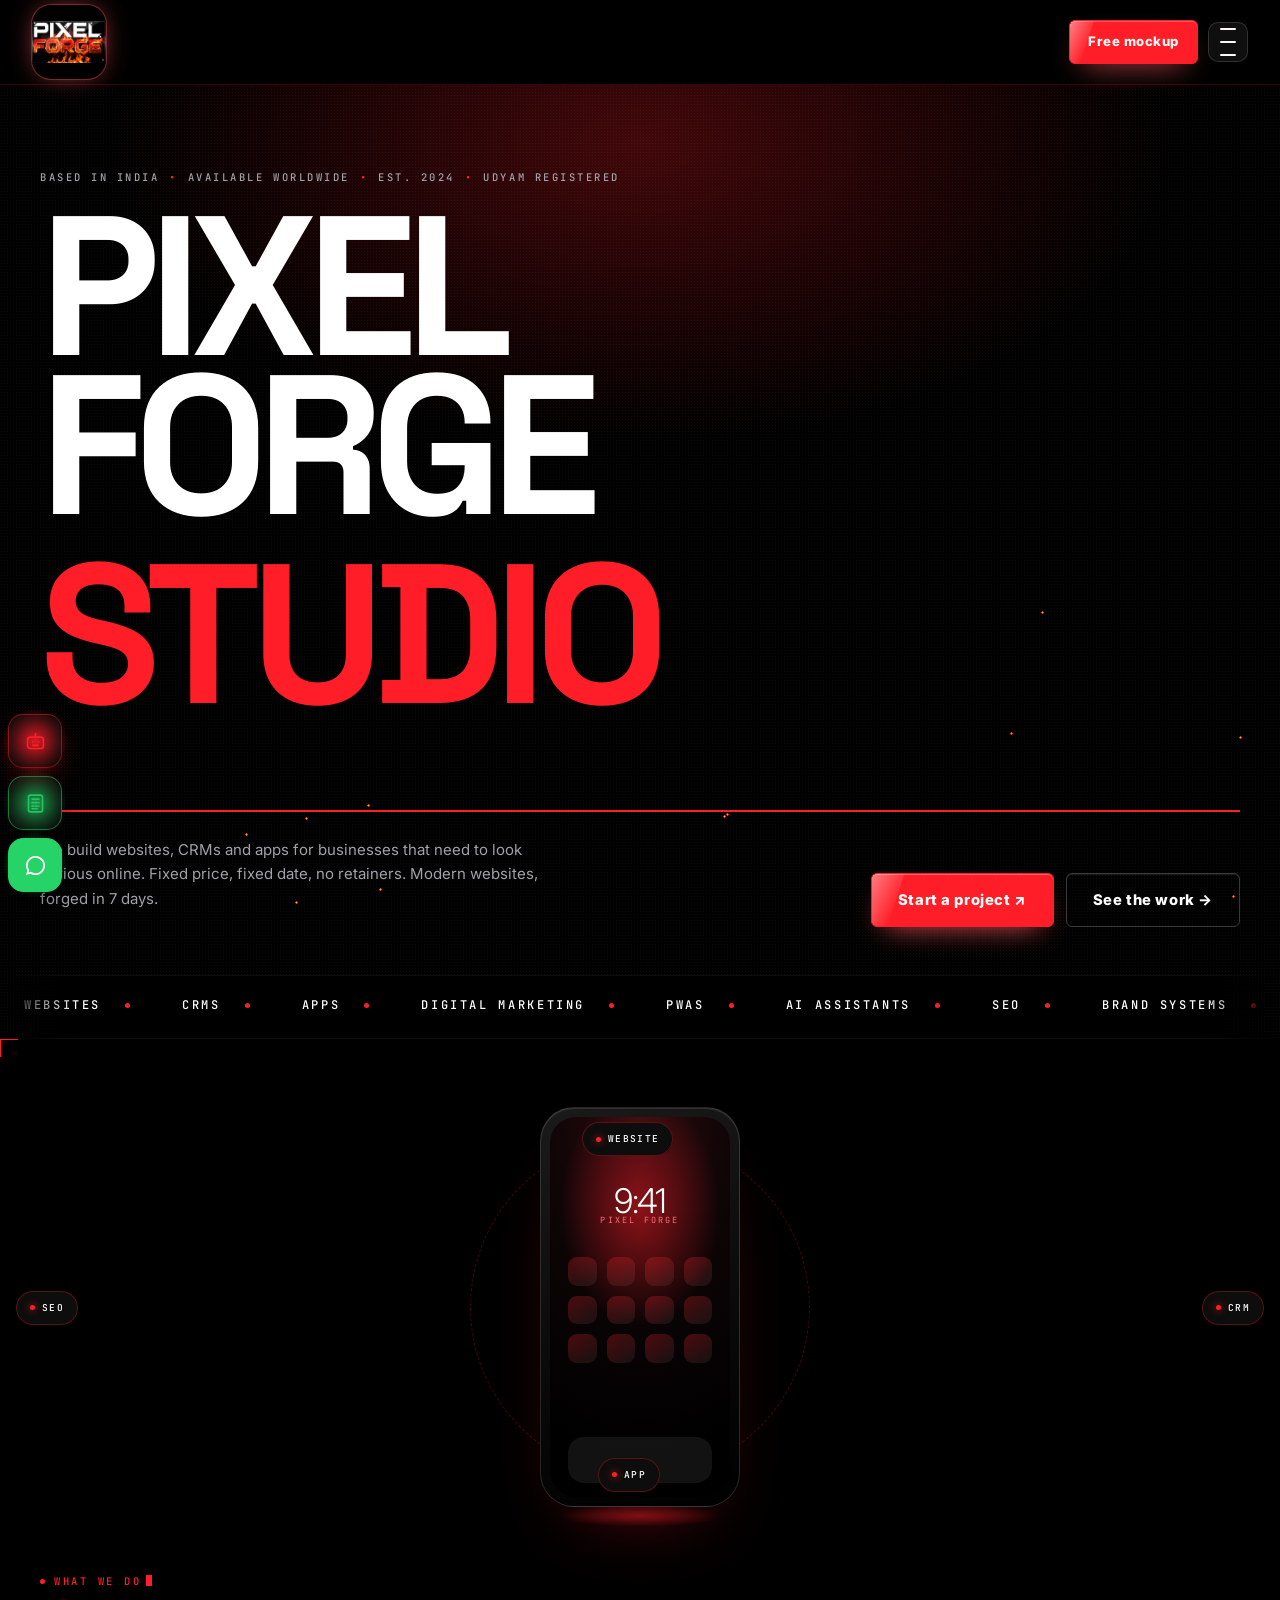
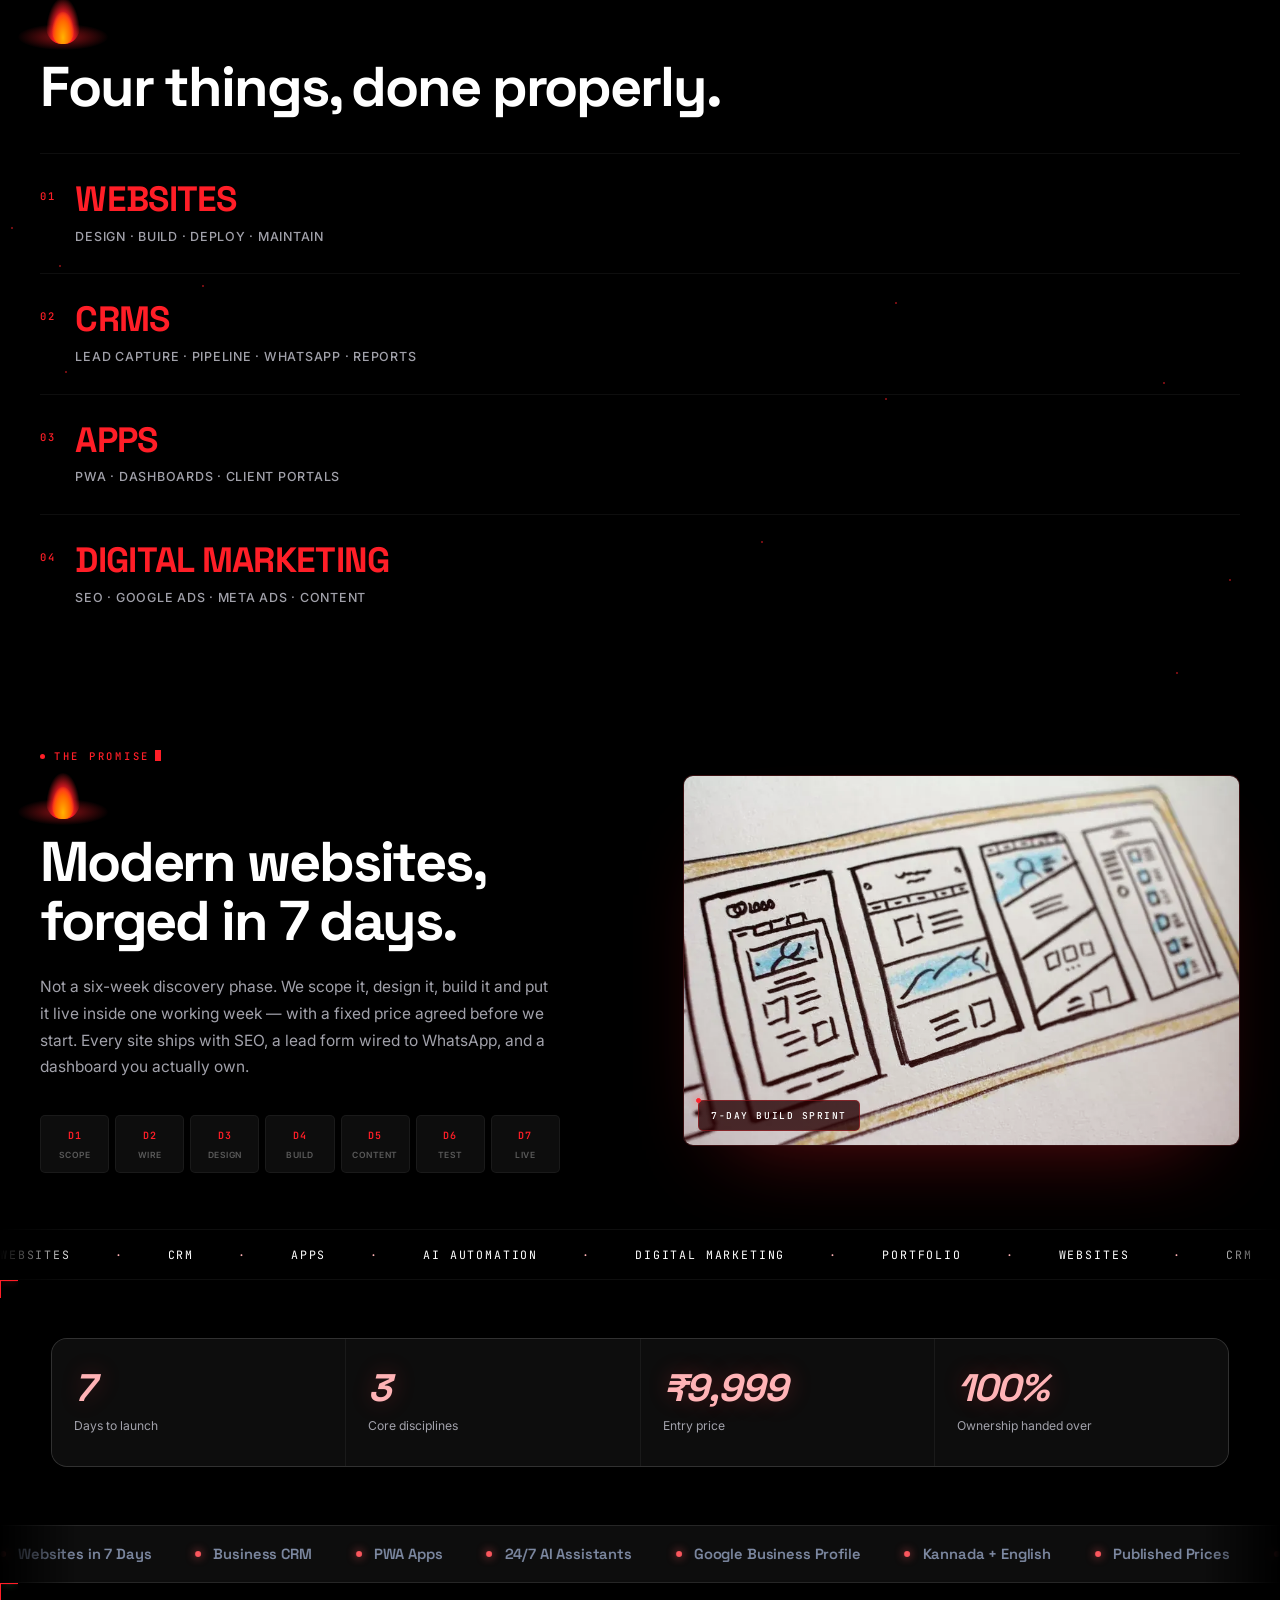
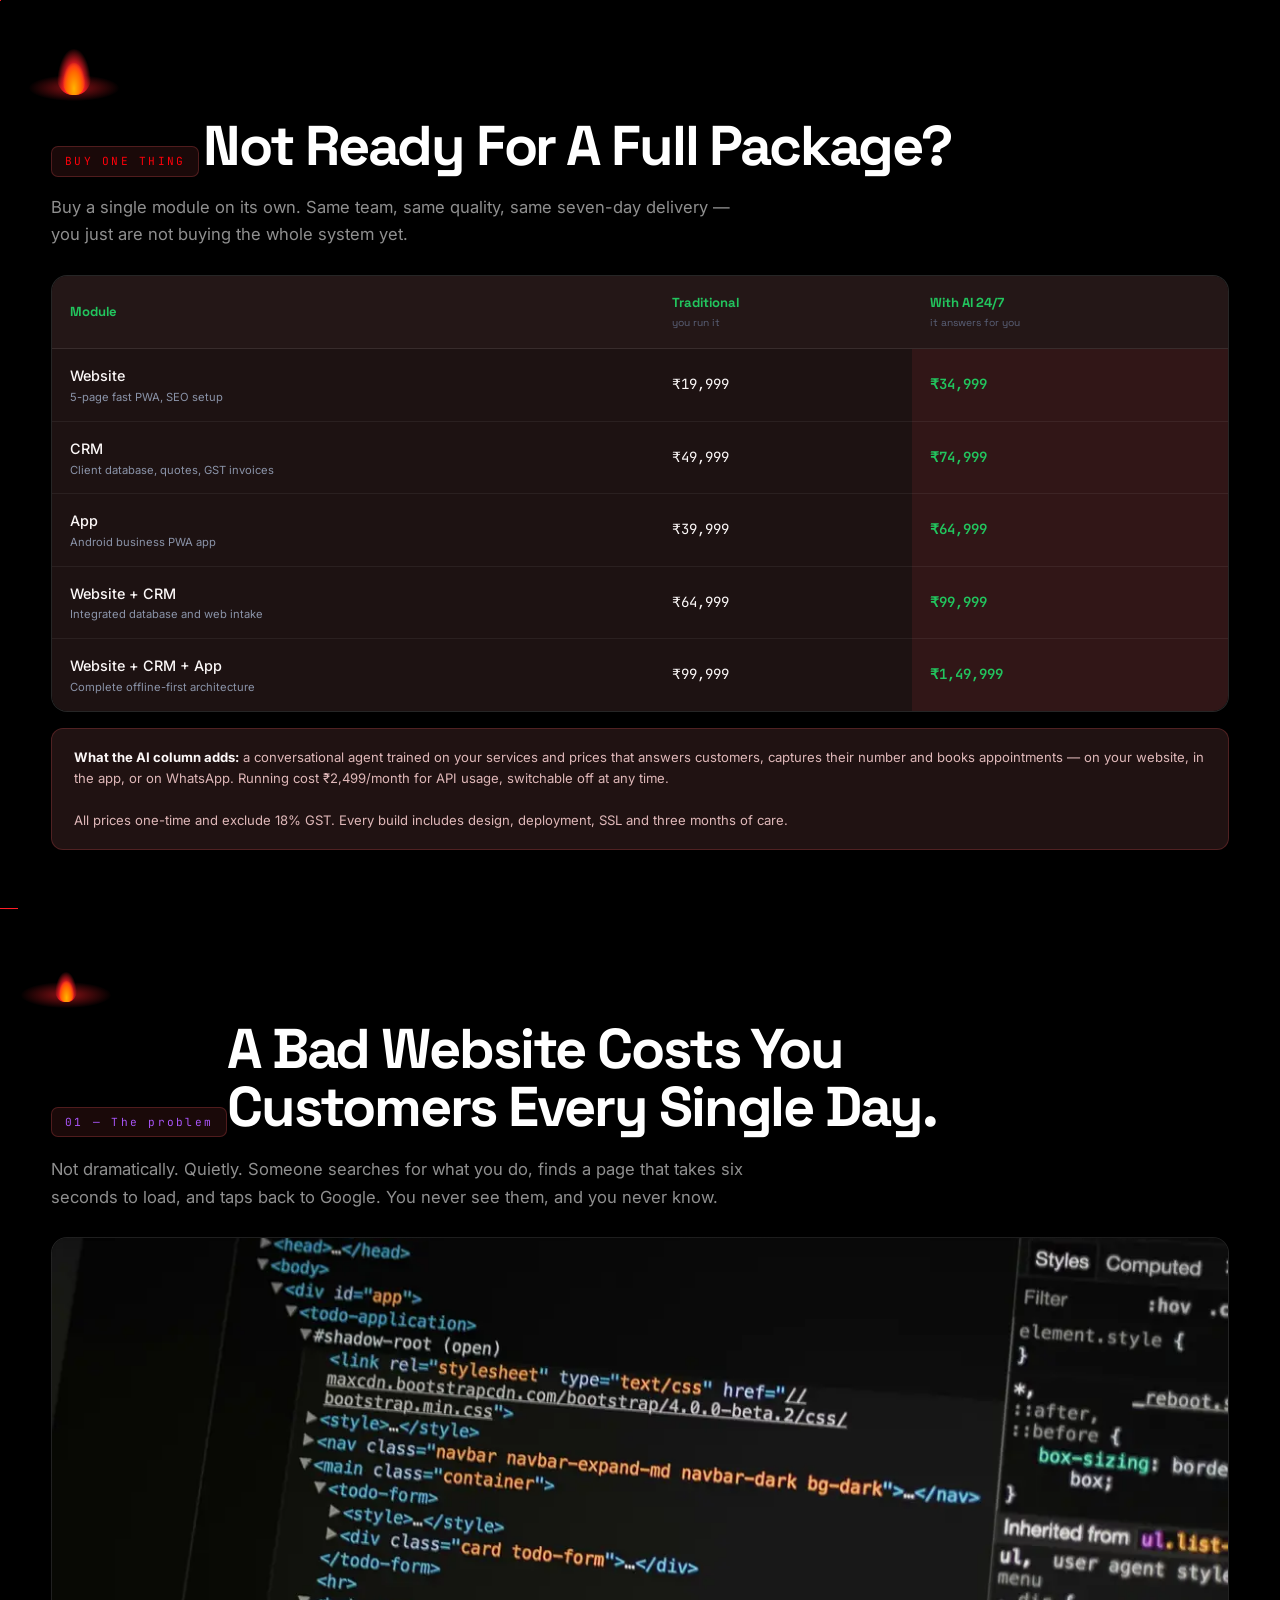
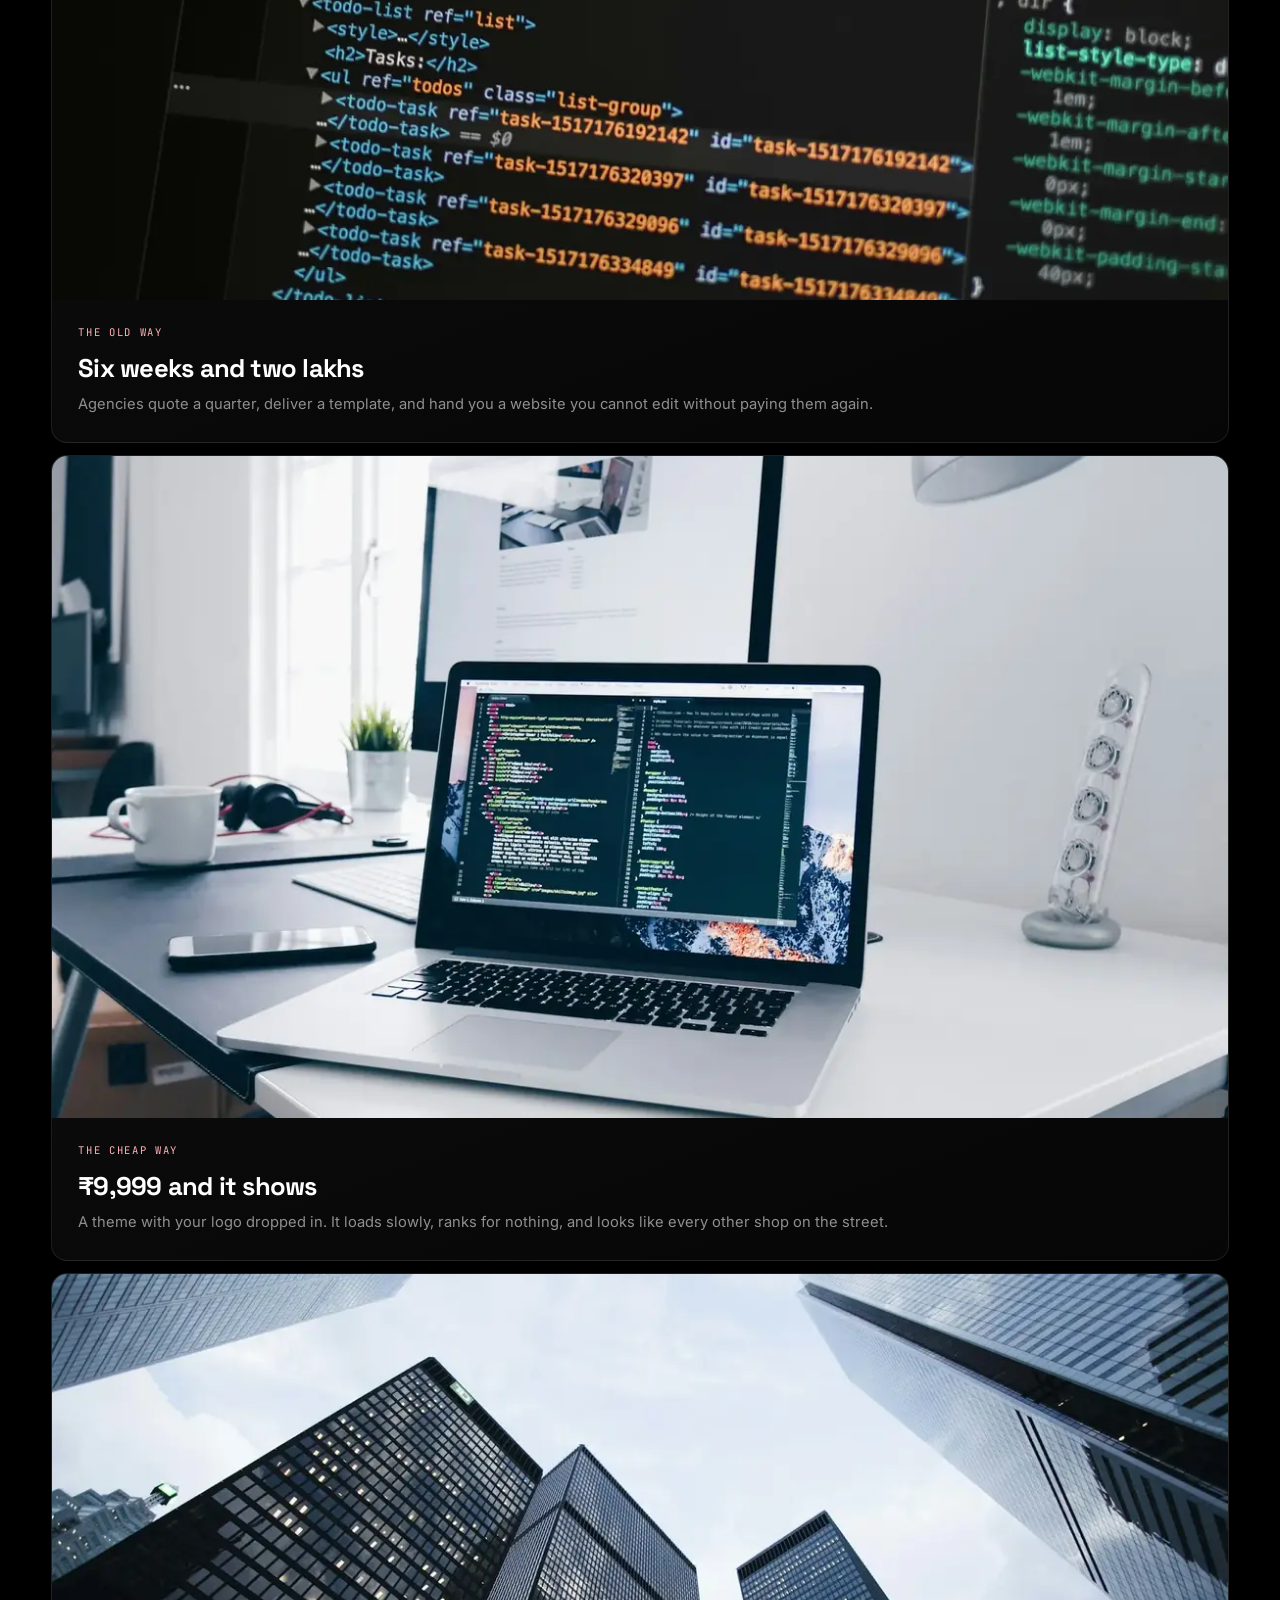
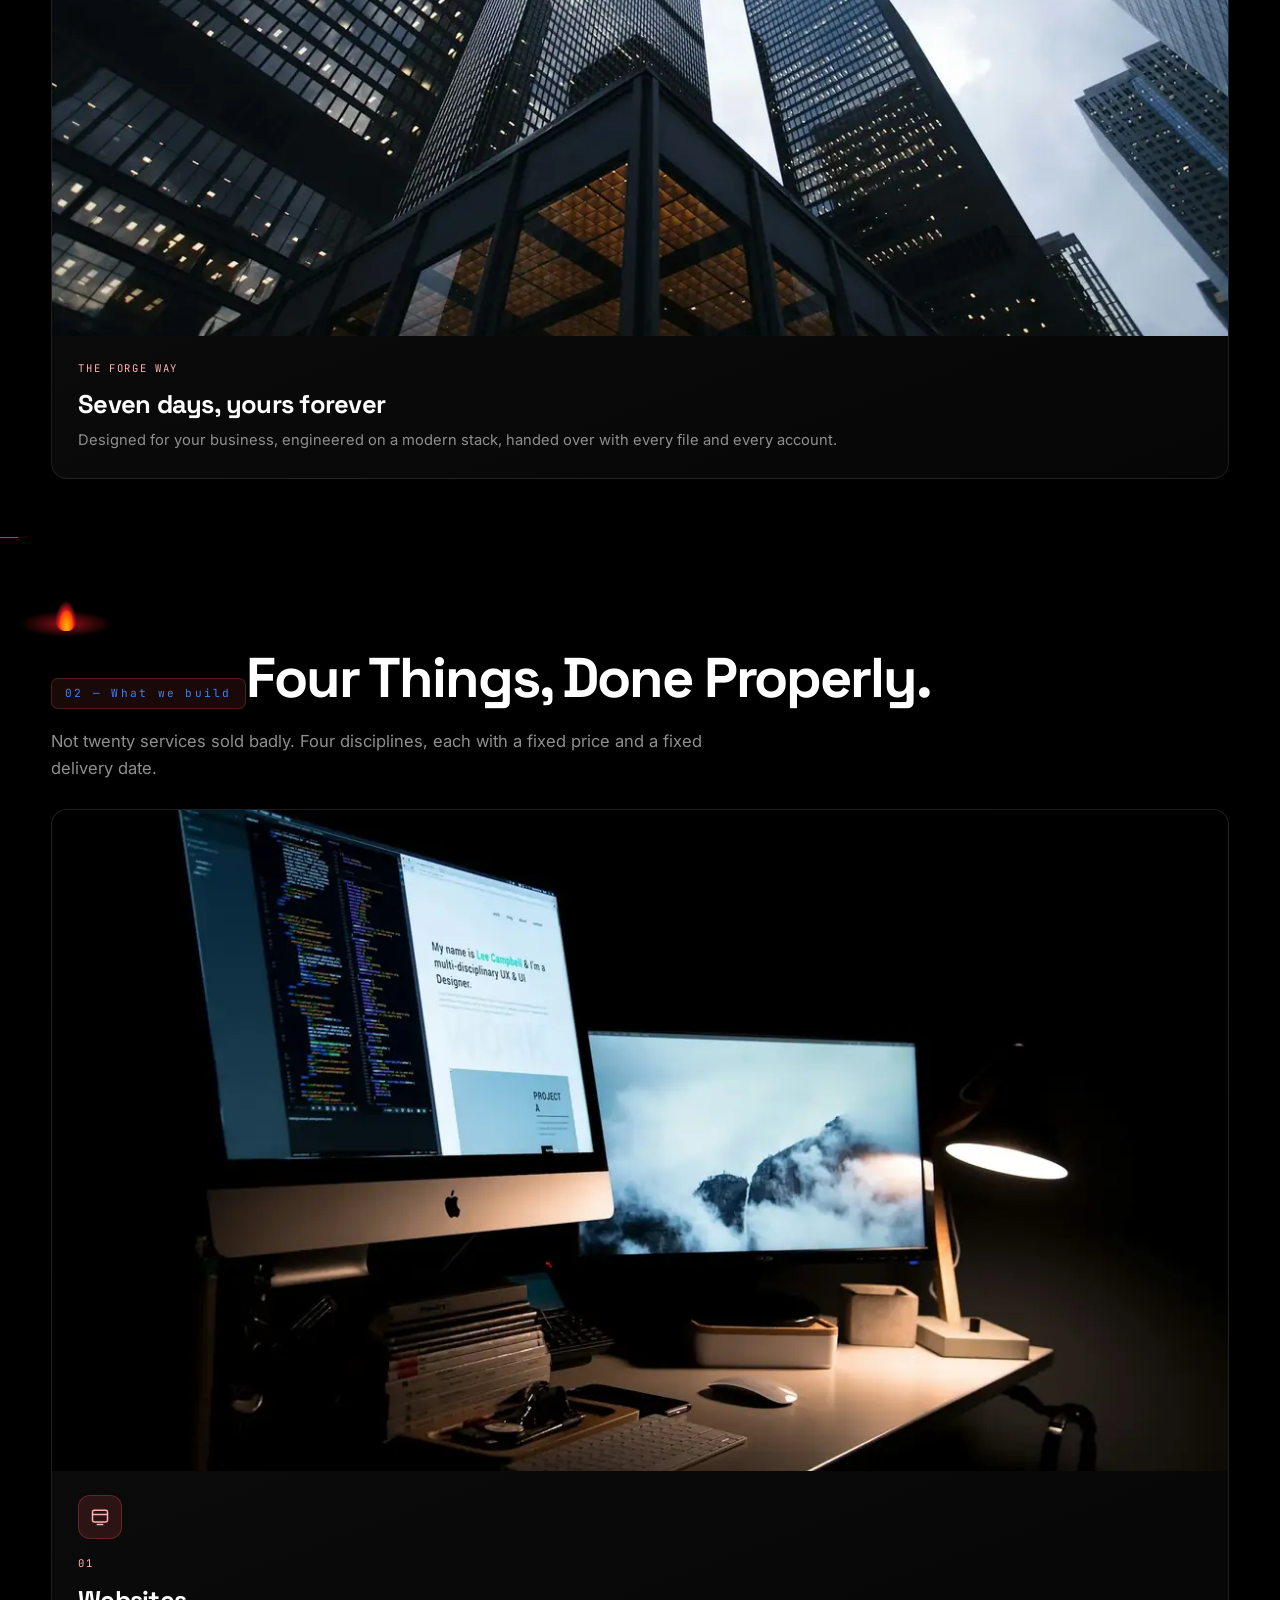
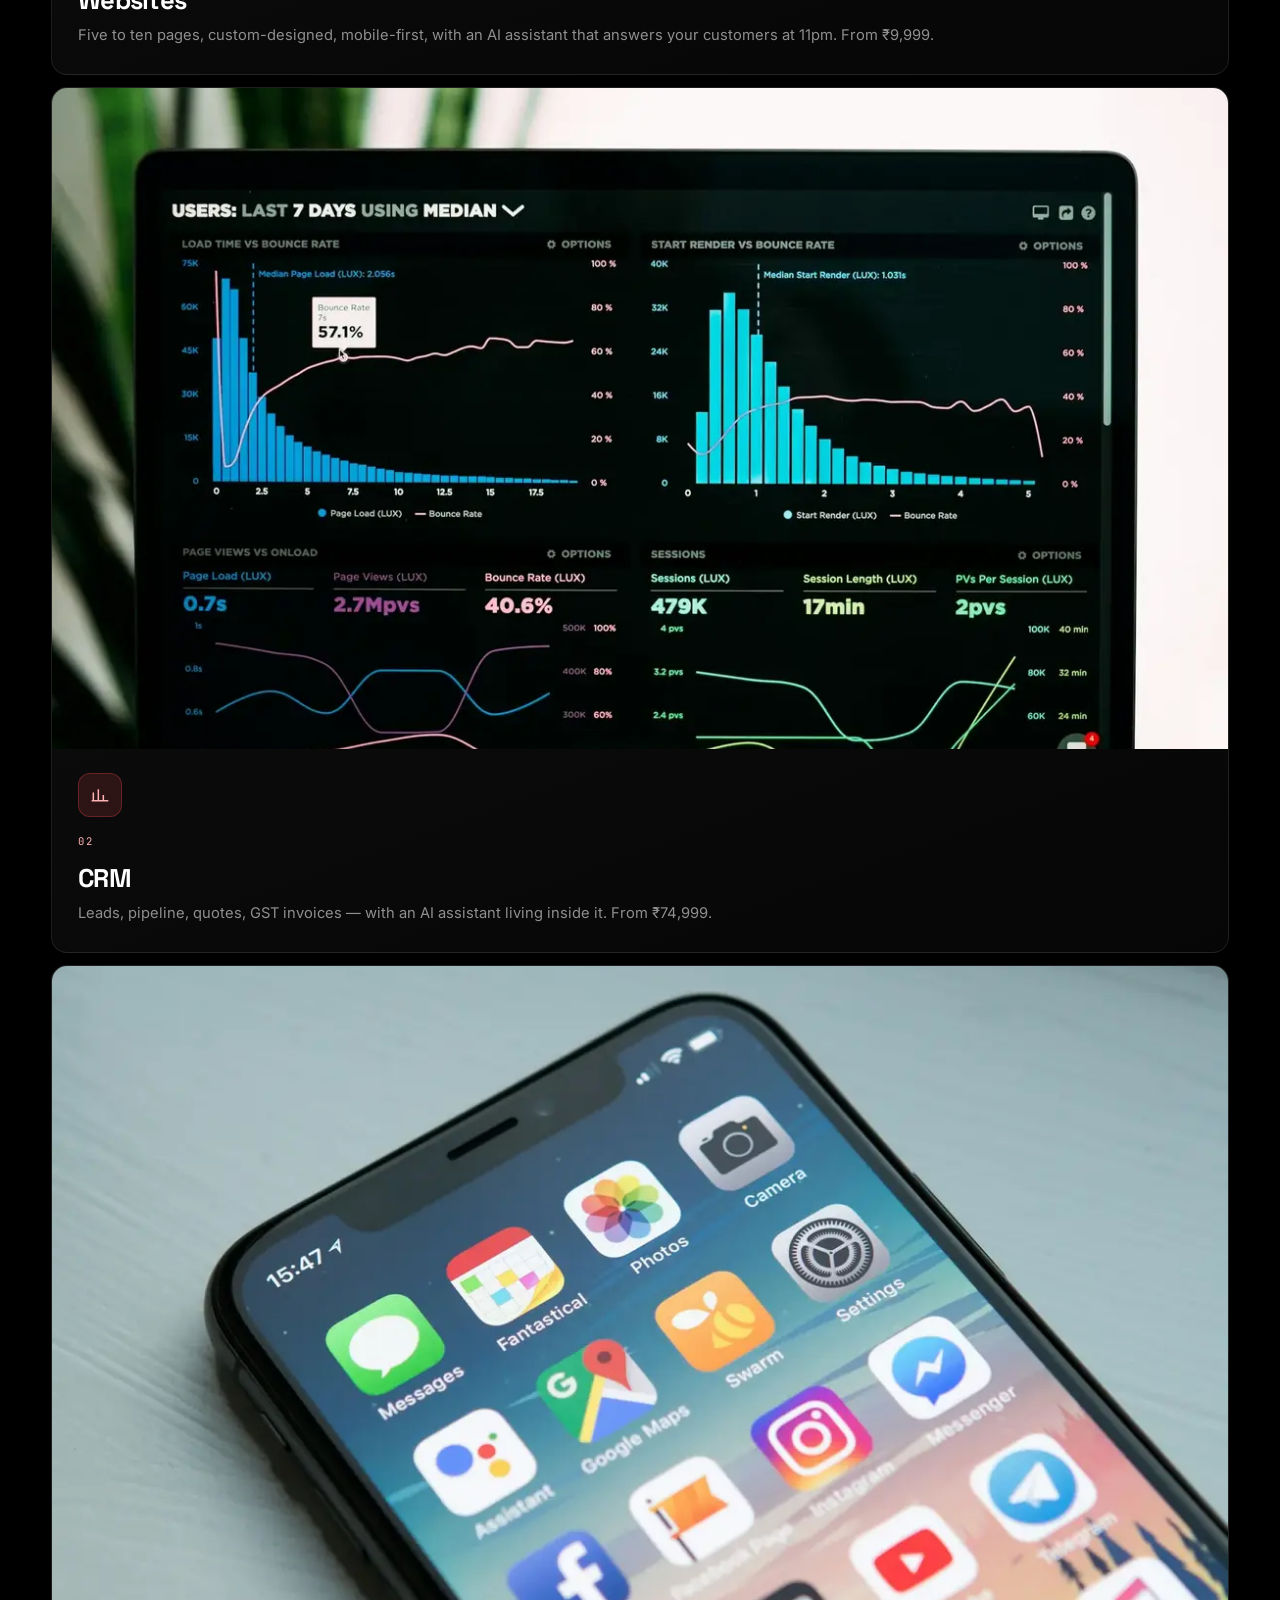
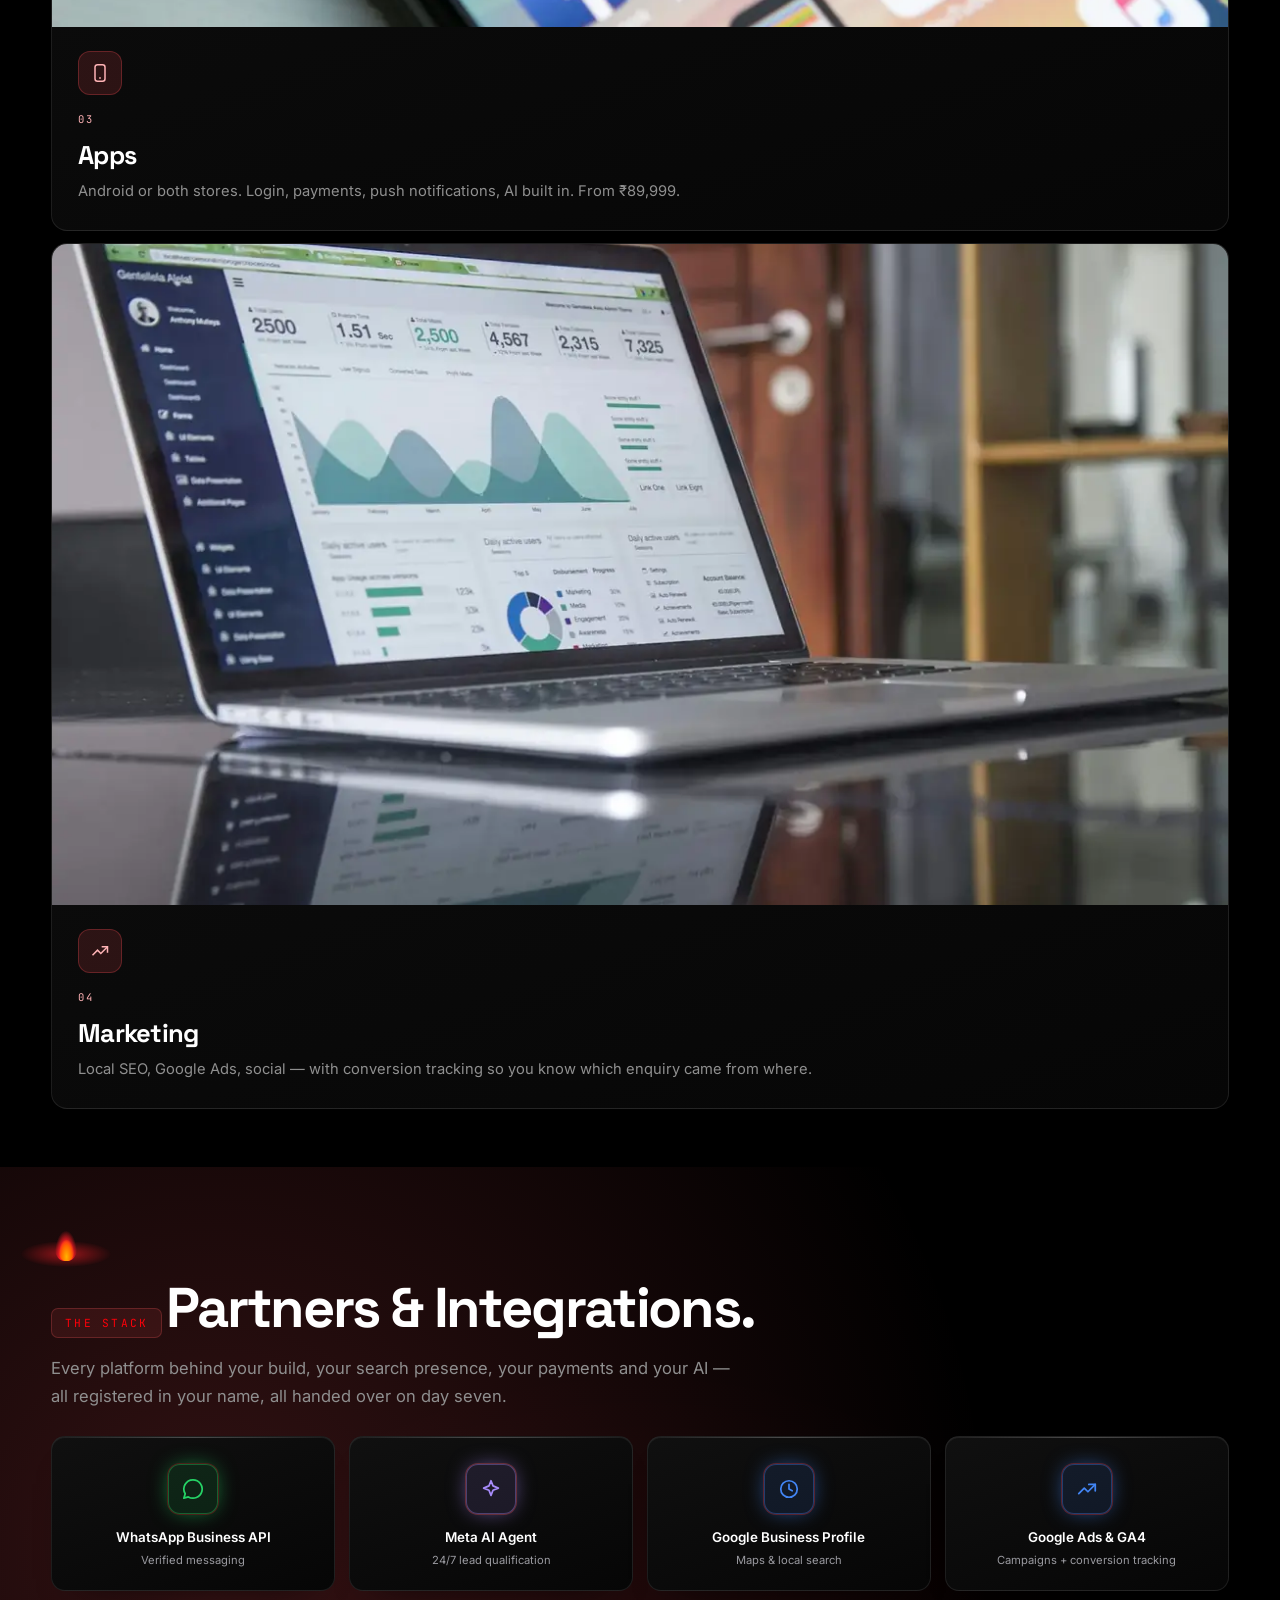
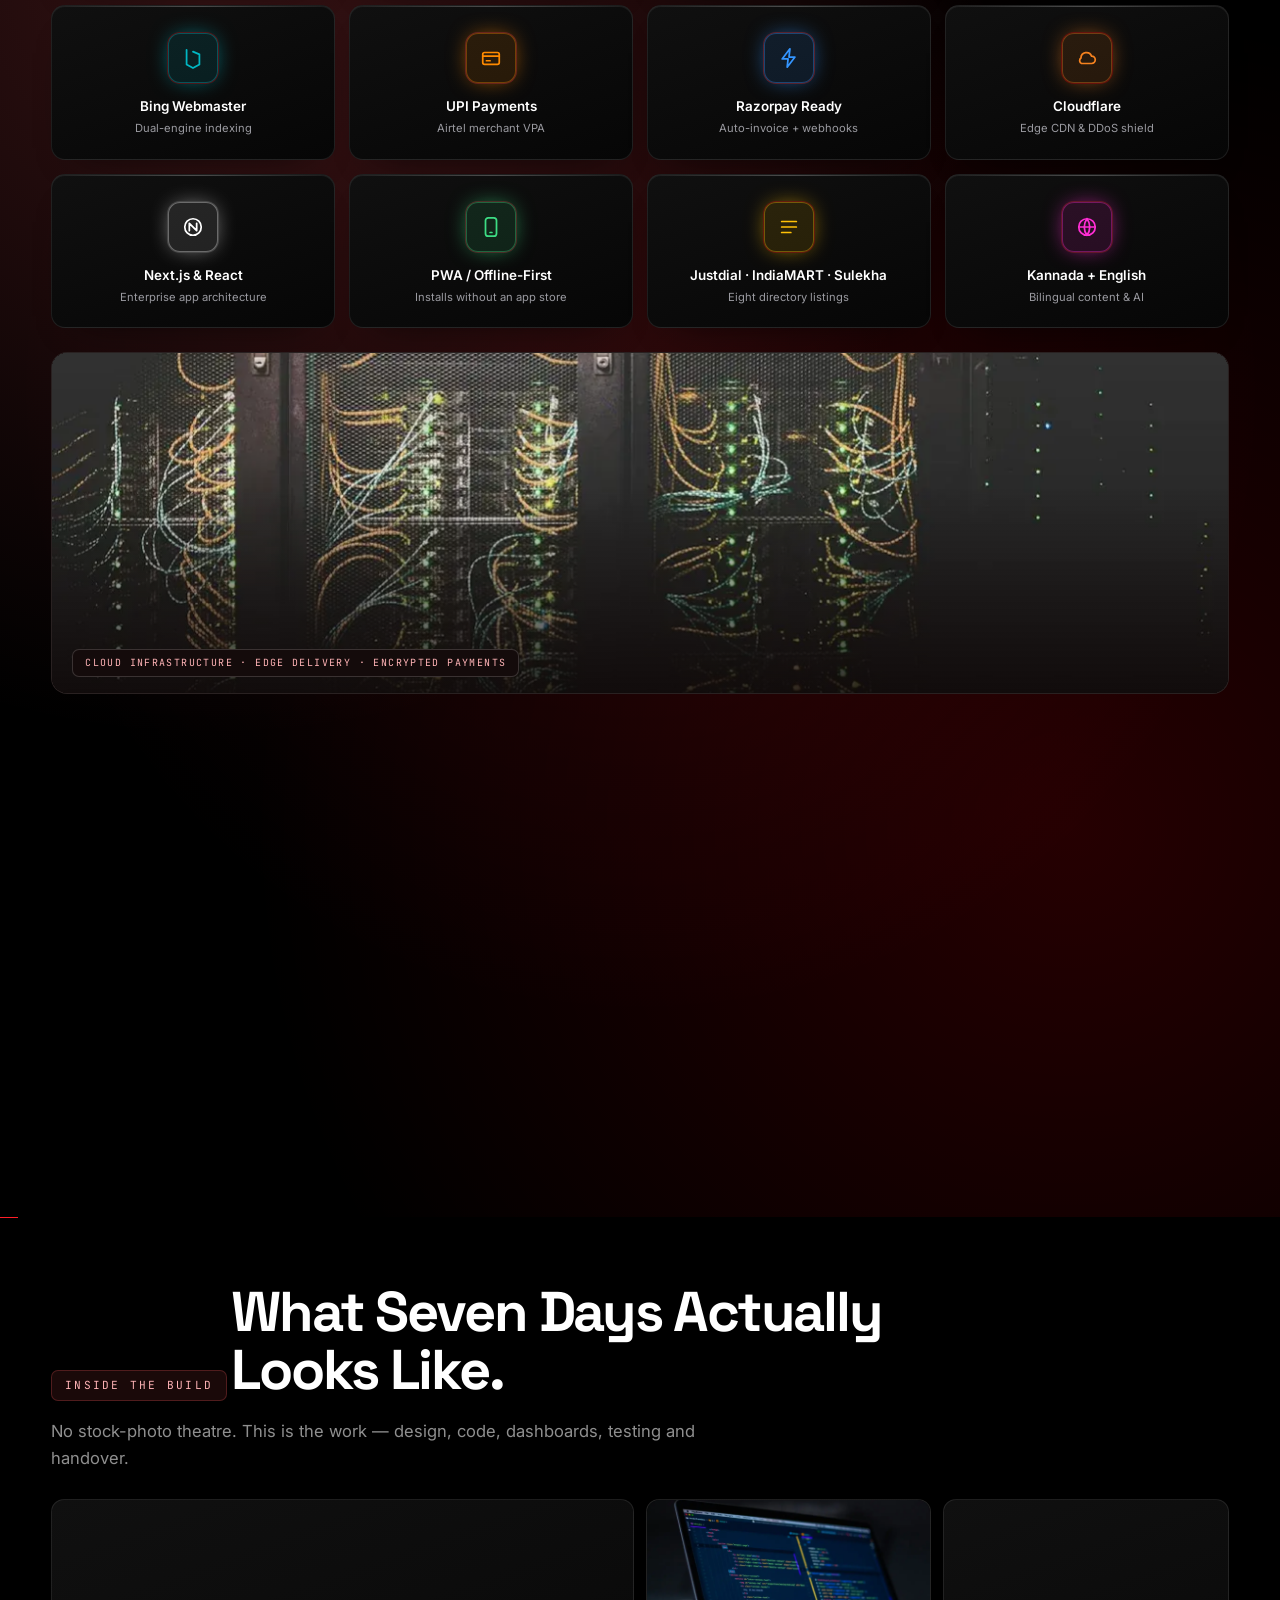
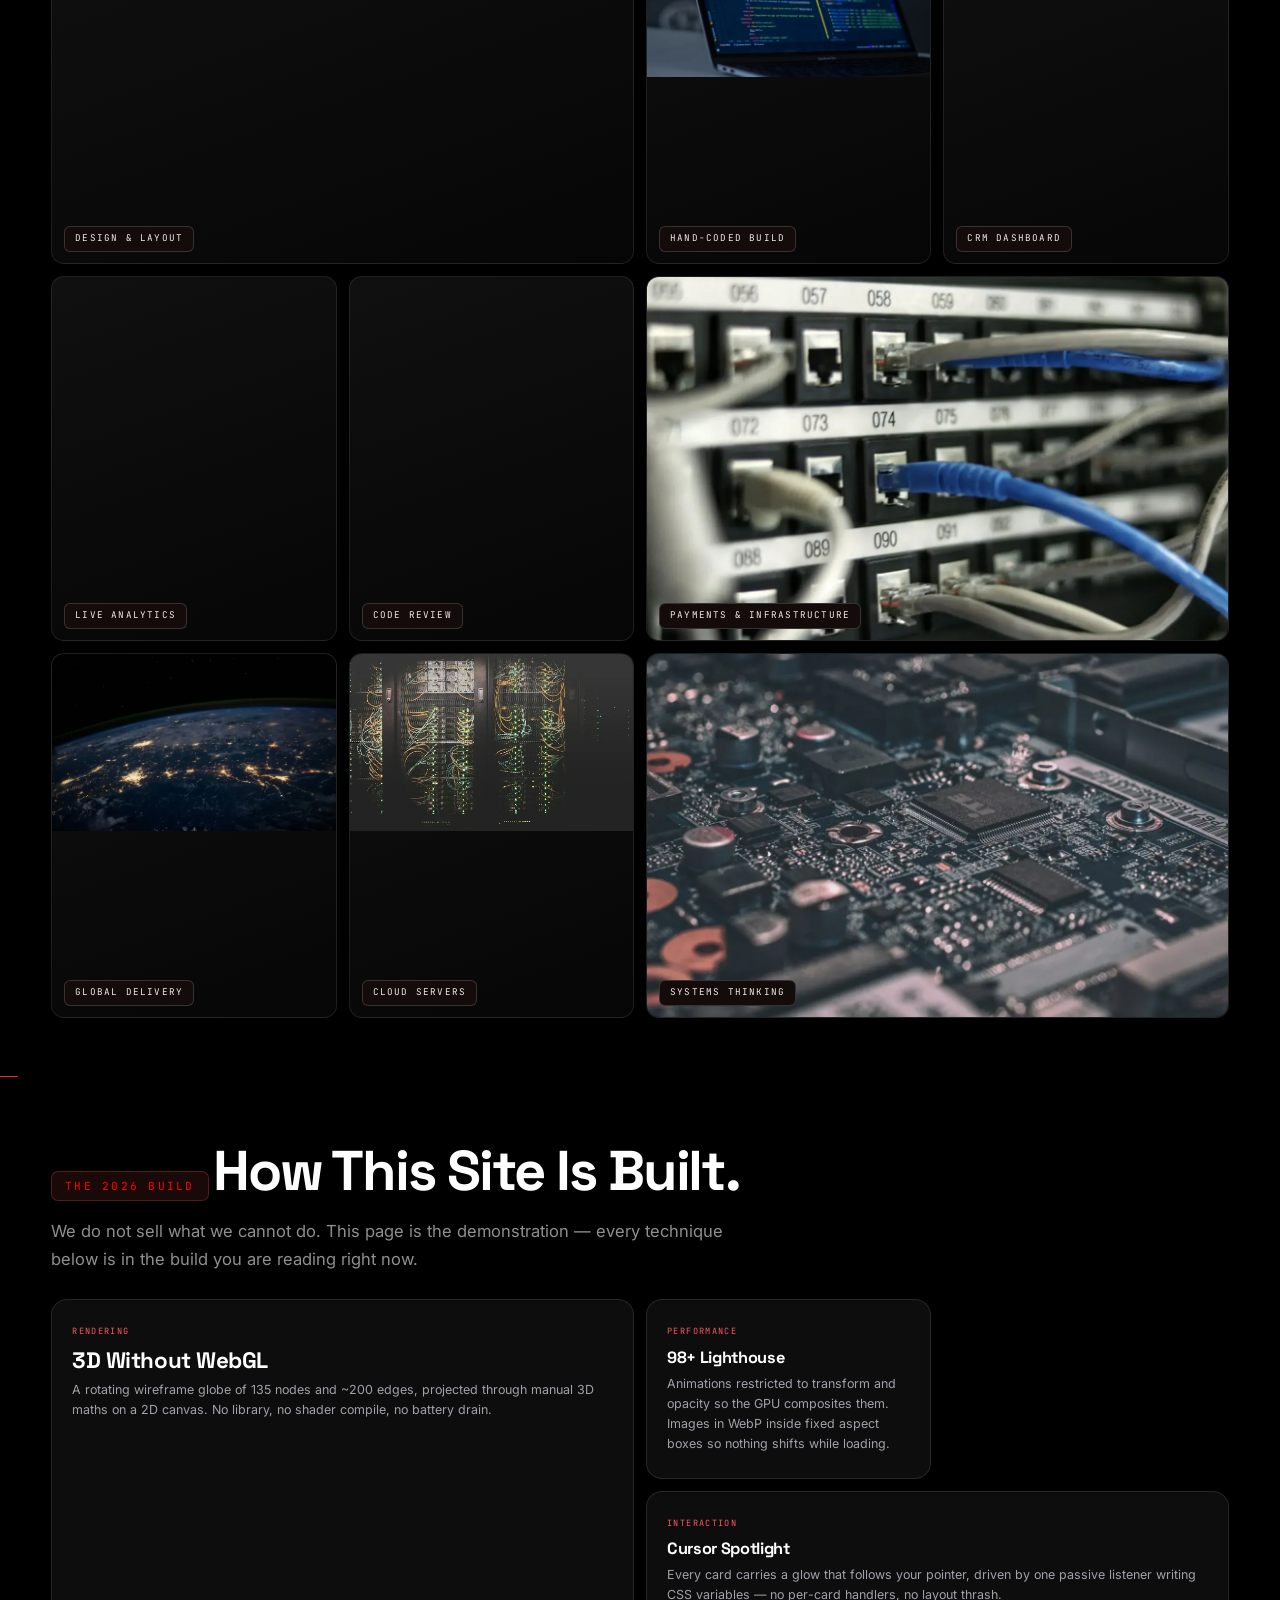
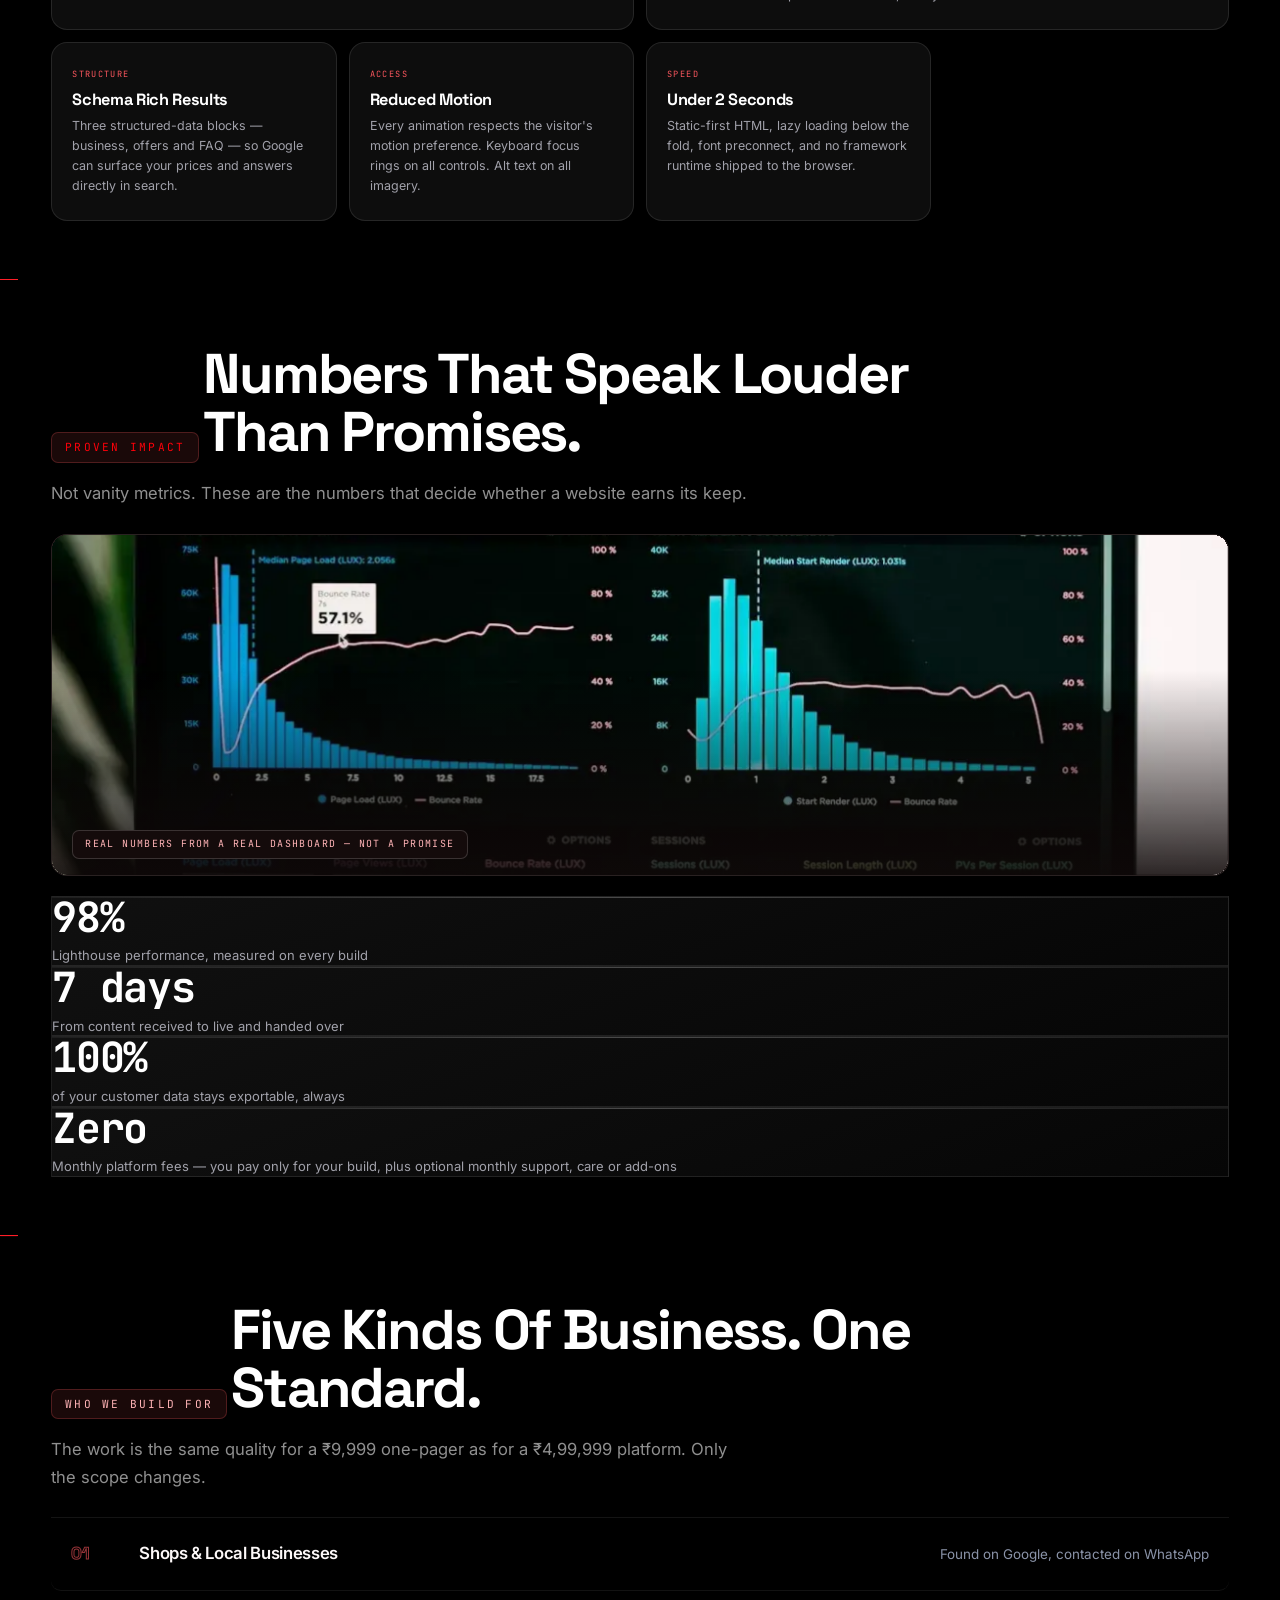
<file: index.html>
<!DOCTYPE html>
<html lang="en" data-theme="green">
<head>
<meta charset="UTF-8">
<meta name="viewport" content="width=device-width, initial-scale=1.0, viewport-fit=cover">
<title>Pixel Forge Studio — Modern websites, Forged In 7 Days</title>
<meta name="description" content="Bengaluru studio building websites, CRMs and apps in seven days. Free homepage design in 48 hours. You own everything.">
<meta name="msvalidate.01" content="REPLACE_WITH_BING_VERIFICATION_CODE">
<meta name="theme-color" content="#8B5CF6">
<meta property="og:title" content="Pixel Forge Studio — Modern websites, Forged In 7 Days">
<meta property="og:description" content="Bengaluru studio building websites, CRMs and apps in seven days. Free homepage design in 48 hours. You own everything.">
<meta property="og:type" content="website">
<meta property="og:url" content="https://thepixelforgestudio.in/index.html">
<meta name="robots" content="index, follow, max-image-preview:large">
<link rel="canonical" href="https://thepixelforgestudio.in/index.html">
<link rel="manifest" href="manifest.json">




<link rel="preconnect" href="https://fonts.googleapis.com">
<link rel="preconnect" href="https://fonts.gstatic.com" crossorigin>
<link href="https://fonts.googleapis.com/css2?family=Space+Grotesk:wght@500;600;700&family=Inter:wght@400;500;600&family=JetBrains+Mono:wght@400;500&display=swap" rel="stylesheet">
<link rel="stylesheet" href="assets/css/style.css?v=101">
<link rel="stylesheet" href="assets/css/amoled.css?v=101">
<script>document.documentElement.className+=" js";</script>
<script type="application/ld+json">
{
  "@context": "https://schema.org",
  "@type": "ProfessionalService",
  "name": "Pixel Forge Studio",
  "description": "Website design, business CRM, PWA apps and 24/7 AI assistants for businesses across India. Hand-built, live in 7 days, transparent published pricing.",
  "url": "https://thepixelforgestudio.in",
  "telephone": "+91-96200-24812",
  "email": "hello@thepixelforgestudio.in",
  "areaServed": { "@type": "Country", "name": "India" },
  "address": { "@type": "PostalAddress", "addressLocality": "Bengaluru", "addressRegion": "Karnataka", "addressCountry": "IN" },
  "openingHoursSpecification": {
    "@type": "OpeningHoursSpecification",
    "dayOfWeek": ["Monday","Tuesday","Wednesday","Thursday","Friday","Saturday"],
    "opens": "10:00", "closes": "19:00"
  },
  "priceRange": "₹9,999 – ₹1,49,999",
  "currenciesAccepted": "INR",
  "paymentAccepted": "UPI, Bank Transfer",
  "hasOfferCatalog": {
    "@type": "OfferCatalog",
    "name": "Build Packages",
    "itemListElement": [
      { "@type": "Offer", "name": "Launchpad", "price": "9999", "priceCurrency": "INR",
        "description": "One-page PWA website with Google Business Profile, Bing indexing and WhatsApp setup. Live in 5 days." },
      { "@type": "Offer", "name": "Website — Traditional", "price": "19999", "priceCurrency": "INR",
        "description": "5–10 page hand-built website, mobile-first, SEO setup." },
      { "@type": "Offer", "name": "Website — Empire + AI", "price": "34999", "priceCurrency": "INR",
        "description": "Same build plus a 24/7 AI assistant that answers and qualifies enquiries." },
      { "@type": "Offer", "name": "CRM — Traditional", "price": "49999", "priceCurrency": "INR",
        "description": "Business CRM with leads, pipeline, quotes and GST invoices." },
      { "@type": "Offer", "name": "CRM — Empire + AI", "price": "74999", "priceCurrency": "INR",
        "description": "CRM plus automated lead scoring and routing." },
      { "@type": "Offer", "name": "App — Traditional", "price": "39999", "priceCurrency": "INR",
        "description": "Progressive Web App — installs from the browser, works offline." },
      { "@type": "Offer", "name": "App — Empire + AI", "price": "64999", "priceCurrency": "INR",
        "description": "PWA plus in-app AI assistant and push notifications." },
      { "@type": "Offer", "name": "Website + CRM + App + AI", "price": "149999", "priceCurrency": "INR",
        "description": "Complete build with website, CRM, PWA app and 24/7 AI assistant." }
    ]
  }
}
</script>
<script type="application/ld+json">{"@context":"https://schema.org","@type":"FAQPage","mainEntity":[{"@type":"Question","name":"How can you deliver in seven days when agencies take six weeks?","acceptedAnswer":{"@type":"Answer","text":"Because we removed everything that makes projects slow: no committee, no handoffs between three teams, no waiting on a designer in another timezone. One studio, one design system, one build. We also use AI in our own workflow — that is why seven days is possible, not why it is cheap."}},{"@type":"Question","name":"What if I do not like the design?","acceptedAnswer":{"@type":"Answer","text":"You see a real homepage before you pay anything. If it is not right, you keep it and we part as friends. On a paid build you get two full rounds of changes at the review stage; if it is still wrong, we refund the balance."}},{"@type":"Question","name":"Do I own my website and data?","acceptedAnswer":{"@type":"Answer","text":"Your domain, accounts, customer data, hosting, analytics and Google Ads are all in your name. No lock-in, and no fee to keep your own site."}},{"@type":"Question","name":"What happens after seven days?","acceptedAnswer":{"@type":"Answer","text":"Three months of care is included free: uptime monitoring, backups, security patches and content updates. After month three it continues at ₹2,499 a month, and only if you want it. No auto-renewal."}},{"@type":"Question","name":"Do you work with businesses outside Bengaluru?","acceptedAnswer":{"@type":"Answer","text":"Yes. Most of our work is remote — calls, screen shares and WhatsApp. We have worked with clients across India. Being in Bengaluru helps for photography and local SEO, but it is not a requirement."}},{"@type":"Question","name":"What is included in the AI assistant?","acceptedAnswer":{"@type":"Answer","text":"A chat widget on your site trained on your services, prices, timings and policies. It answers customers, captures their name and number, and hands off to you on WhatsApp when it is unsure. It is updated monthly from real conversations."}},{"@type":"Question","name":"Can I pay in instalments?","acceptedAnswer":{"@type":"Answer","text":"Payment is 100% in advance. Work begins once the full amount is received and the package is procured — we do not start on part-payments. The mockup stays free, so you see the design before committing anything — you pay for each stage as it is delivered."}},{"@type":"Question","name":"What do you need from me to start?","acceptedAnswer":{"@type":"Answer","text":"Your logo if you have one, three to five photographs, your services with prices, your business hours and your WhatsApp number. If you do not have photos, we source licensed images and swap them later."}}]}</script><script type="application/ld+json">[{"@context":"https://schema.org","@type":"WebSite","name":"Pixel Forge Studio","url":"https://thepixelforgestudio.in","potentialAction":{"@type":"SearchAction","target":"https://thepixelforgestudio.in/?q={search_term_string}","query-input":"required name=search_term_string"}},{"@context":"https://schema.org","@type":"BreadcrumbList","itemListElement":[{"@type":"ListItem","position":1,"name":"Home","item":"https://thepixelforgestudio.in/"},{"@type":"ListItem","position":2,"name":"Packages","item":"https://thepixelforgestudio.in/#packages"},{"@type":"ListItem","position":3,"name":"Configure","item":"https://thepixelforgestudio.in/#fullprices"},{"@type":"ListItem","position":4,"name":"Payments","item":"https://thepixelforgestudio.in/#pay"}]},{"@context":"https://schema.org","@type":"Organization","name":"Pixel Forge Studio","url":"https://thepixelforgestudio.in","logo":"https://thepixelforgestudio.in/assets/img/logo-mark.png","email":"hello@thepixelforgestudio.in","telephone":"+91-96200-24812","foundingDate":"2023-10","address":{"@type":"PostalAddress","addressLocality":"Bengaluru","addressRegion":"Karnataka","addressCountry":"IN"},"identifier":{"@type":"PropertyValue","propertyID":"Udyam","value":"UDYAM-KA-03-0460058"}}]</script>
<style id="critical-fixes">
.botpanel,#botpanel{display:none!important;opacity:1!important;animation:none!important;transform:none!important;filter:none!important;visibility:visible!important}
.botpanel.open,#botpanel.open,.botpanel.on,#botpanel.on{display:block!important;opacity:1!important;transform:none!important;pointer-events:auto!important;z-index:9500!important}
@media(max-width:760px){
 .cmpwrap{overflow:visible!important;border:0!important;background:transparent!important}
 .cmp2{min-width:0!important;width:100%!important;display:block!important;background:transparent!important}
 .cmp2 thead{display:none!important}
 .cmp2 tbody{display:block!important}
 .cmp2 tr{display:block!important;margin-bottom:12px;border-radius:14px;background:#12141D;border:1px solid rgba(255,255,255,.10);padding:6px 0;overflow:hidden}
 .cmp2 td{display:grid!important;grid-template-columns:1fr auto;gap:12px;align-items:baseline;padding:11px 16px!important;border-bottom:1px solid rgba(255,255,255,.055)!important;font-size:.82rem!important}
 .cmp2 td:first-child{display:block!important;background:rgba(139,92,246,.10);font-weight:700!important;color:#F8FAFC!important;font-size:.78rem!important;padding:11px 16px!important;margin-bottom:2px}
 .cmp2 td[data-label]::before{content:attr(data-label);font-size:.66rem;letter-spacing:.06em;text-transform:uppercase;color:#6B7590;font-family:'JetBrains Mono',monospace}
 .cmp2 td.us{background:rgba(139,92,246,.08)!important}
}
.brand-mark{overflow:hidden}
.brand-mark img{width:100%!important;height:100%!important;object-fit:contain!important;object-position:center!important;padding:3px}
.mbar a,.mbar .btn,.mbar button{white-space:nowrap!important}
</style>
<link rel="icon" type="image/png" sizes="192x192" href="mark-192.png">
<link rel="icon" type="image/png" sizes="512x512" href="mark-512.png">
<link rel="apple-touch-icon" href="mark-512.png">
</head>
<body data-page="index.html">
<div class="pf-load" id="pfLoad" aria-hidden="true">
  <svg class="pf-load__mark" viewBox="0 0 200 200" fill="none" aria-hidden="true">
    <path d="M30 40 L80 90 M170 40 L120 90" stroke="currentColor" stroke-width="12" stroke-linecap="square"/>
    <path d="M60 92 h80 l10 14 h-100 z" fill="currentColor"/>
    <path d="M78 106 h44 v10 h-44 z" fill="currentColor"/>
    <path d="M86 116 h28 v16 h-28 z" fill="currentColor"/>
    <path d="M70 132 h60 v10 h-60 z" fill="currentColor"/>
  </svg>
  <div class="pf-load__center">
    <div class="pf-load__spin"><span class="pf-load__core"></span></div>
    <div class="pf-load__label">Initializing Pixel Forge <i></i></div>
    <div class="pf-load__bar"><i></i></div>
  </div>
</div>
<div class="bg"><i></i><i></i><i></i><i></i></div>
<header class="nav">
  <div class="wrap nav-in">
    <a href="index.html" class="brand" aria-label="Pixel Forge Studio">
      <img class="brand-logo" src="assets/img/logo-fire.webp" alt="Pixel Forge Studio" width="120" height="67" loading="eager">
    </a>
    <nav class="links"><a href="index.html" class="on">Home</a><a href="#services" class="">Services</a><a href="#packages" class="">Packages</a><a href="#addons" class="">Add-ons</a><a href="#work" class="">Work</a><a href="#about" class="">About</a><a href="#process" class="">Process</a><a href="#faq" class="">FAQ</a><a href="#contact" class="">Contact</a></nav>
    <div class="nav-cta">
      <a class="btn btn-primary btn-sm" href="#contact">Free mockup</a>
      <button class="burger" id="burger" aria-label="Menu"><i></i><i></i><i></i></button>
    </div>
  </div>
</header>

<main><section class="pf-hero">
  <div class="pf-wrap">
    <div class="pf-meta">
      <span>Based in India</span><span class="dot">•</span>
      <span>Available Worldwide</span><span class="dot">•</span>
      <span>Est. 2024</span><span class="dot">•</span>
      <span>Udyam Registered</span>
    </div>

    <h1 class="pf-word">
      Pixel<br>Forge <span class="red">Studio</span>
    </h1>

    <div class="pf-rule"></div>

    <div class="pf-hero__foot">
      <p class="pf-hero__blurb">
        We build websites, CRMs and apps for businesses that need to look serious
        online. Fixed price, fixed date, no retainers. Modern websites, forged in
        7 days.
      </p>
      <div class="pf-actions">
        <a class="btn btn-primary" href="https://wa.me/919620024812?text=Hi%20Pixel%20Forge%20Studio%2C%20I%27d%20like%20to%20start%20a%20project." target="_blank" rel="noopener">Start a project ↗</a>
        <a class="btn btn-ghost" href="work.html">See the work →</a>
      </div>
    </div>
  </div>

  <div class="pf-marquee" aria-hidden="true">
    <div class="pf-marquee__track">
      <span class="inline-flex">
        <span class="pf-marquee__item">Websites</span>
        <span class="pf-marquee__item">CRMs</span>
        <span class="pf-marquee__item">Apps</span>
        <span class="pf-marquee__item">Digital Marketing</span>
        <span class="pf-marquee__item">PWAs</span>
        <span class="pf-marquee__item">AI Assistants</span>
        <span class="pf-marquee__item">SEO</span>
        <span class="pf-marquee__item">Brand Systems</span>
      </span>
      <span class="inline-flex">
        <span class="pf-marquee__item">Websites</span>
        <span class="pf-marquee__item">CRMs</span>
        <span class="pf-marquee__item">Apps</span>
        <span class="pf-marquee__item">Digital Marketing</span>
        <span class="pf-marquee__item">PWAs</span>
        <span class="pf-marquee__item">AI Assistants</span>
        <span class="pf-marquee__item">SEO</span>
        <span class="pf-marquee__item">Brand Systems</span>
      </span>
    </div>
  </div>
</section>

<section class="pf-sec pf-sec--alt">
  <div class="pf-wrap">
    <div class="pf-showcase">
      <div class="pf-device">
        <div class="pf-device__body">
          <div class="pf-device__screen">
            <div class="pf-device__glow"></div>
            <div class="pf-device__bar"></div>
            <div class="pf-device__time">9:41</div>
            <div class="pf-device__label">Pixel Forge</div>
            <div class="pf-device__grid">
              <span class="pf-device__app" style="animation-delay:0s"></span>
              <span class="pf-device__app" style="animation-delay:.14s"></span>
              <span class="pf-device__app" style="animation-delay:.28s"></span>
              <span class="pf-device__app" style="animation-delay:.42s"></span>
              <span class="pf-device__app" style="animation-delay:.56s"></span>
              <span class="pf-device__app" style="animation-delay:.70s"></span>
              <span class="pf-device__app" style="animation-delay:.84s"></span>
              <span class="pf-device__app" style="animation-delay:.98s"></span>
              <span class="pf-device__app" style="animation-delay:1.12s"></span>
              <span class="pf-device__app" style="animation-delay:1.26s"></span>
              <span class="pf-device__app" style="animation-delay:1.40s"></span>
              <span class="pf-device__app" style="animation-delay:1.54s"></span>
            </div>
            <div class="pf-device__dock"></div>
          </div>
        </div>
        <div class="pf-device__shadow"></div>
      </div>

      <div class="pf-orbit" aria-hidden="true">
        <span class="pf-orbit__chip" style="top:6%;left:50%;margin-left:-58px">Website</span>
        <span class="pf-orbit__chip" style="top:50%;right:-2%;margin-top:-16px">CRM</span>
        <span class="pf-orbit__chip" style="bottom:6%;left:50%;margin-left:-42px">App</span>
        <span class="pf-orbit__chip" style="top:50%;left:-2%;margin-top:-16px">SEO</span>
      </div>
    </div>

    <div style="margin-top:56px">
      <div class="pf-kicker">What we do</div>
      <h2 class="pf-h2">Four things, done properly.</h2>

      <div style="margin-top:32px">
        <div class="pf-row">
          <div class="pf-row__num">01</div>
          <div><div class="pf-row__title">Websites</div><div class="pf-row__tags">Design · Build · Deploy · Maintain</div></div>
        </div>
        <div class="pf-row">
          <div class="pf-row__num">02</div>
          <div><div class="pf-row__title">CRMs</div><div class="pf-row__tags">Lead capture · Pipeline · WhatsApp · Reports</div></div>
        </div>
        <div class="pf-row">
          <div class="pf-row__num">03</div>
          <div><div class="pf-row__title">Apps</div><div class="pf-row__tags">PWA · Dashboards · Client portals</div></div>
        </div>
        <div class="pf-row">
          <div class="pf-row__num">04</div>
          <div><div class="pf-row__title">Digital Marketing</div><div class="pf-row__tags">SEO · Google Ads · Meta Ads · Content</div></div>
        </div>
      </div>
    </div>
  </div>
</section>



<section class="pf-forge">
  <div class="pf-wrap">
    <div class="pf-forge__grid">
      <div>
        <div class="pf-kicker">The promise</div>
        <h2 class="pf-forge__line">
          Modern websites,<br><span class="r">forged in 7 days.</span>
        </h2>
        <p class="pf-forge__copy">
          Not a six-week discovery phase. We scope it, design it, build it and put
          it live inside one working week — with a fixed price agreed before we
          start. Every site ships with SEO, a lead form wired to WhatsApp, and a
          dashboard you actually own.
        </p>

        <div class="pf-days">
          <div class="pf-day"><b>D1</b><span>Scope</span></div>
          <div class="pf-day"><b>D2</b><span>Wire</span></div>
          <div class="pf-day"><b>D3</b><span>Design</span></div>
          <div class="pf-day"><b>D4</b><span>Build</span></div>
          <div class="pf-day"><b>D5</b><span>Content</span></div>
          <div class="pf-day"><b>D6</b><span>Test</span></div>
          <div class="pf-day"><b>D7</b><span>Live</span></div>
        </div>
      </div>

      <div class="pf-plate">
        <img src="assets/img/blueprint.webp" alt="Pixel Forge Studio build blueprint" width="1200" height="800" loading="lazy" decoding="async">
        <span class="pf-plate__tag">7-day build sprint</span>
      </div>
    </div>
  </div>
</section>

<section class="marquee" aria-hidden="true">
  <div class="marquee-track">
    <span>Websites</span><span>·</span><span>CRM</span><span>·</span><span>Apps</span><span>·</span><span>AI Automation</span><span>·</span><span>Digital Marketing</span><span>·</span><span>Portfolio</span><span>·</span>
    <span>Websites</span><span>·</span><span>CRM</span><span>·</span><span>Apps</span><span>·</span><span>AI Automation</span><span>·</span><span>Digital Marketing</span><span>·</span><span>Portfolio</span><span>·</span>
  </div>
</section>




<section class="sec">
  <div class="wrap">
    <div class="stats rv">
      <div class="stat"><b><em data-count="7">7</em></b><span>Days to launch</span></div>
      <div class="stat"><b><em data-count="3">3</em></b><span>Core disciplines</span></div>
      <div class="stat"><b><em data-count="9999" data-prefix="₹">₹9,999</em></b><span>Entry price</span></div>
      <div class="stat"><b><em data-count="100" data-suffix="%">100%</em></b><span>Ownership handed over</span></div>
    </div>
  </div>
</section>




<div class="ticker" aria-hidden="true">
  <div class="tick-track">
    <span class="tick-item"><i class="tick-dot"></i>Websites in 7 Days</span>
    <span class="tick-item"><i class="tick-dot"></i>Business CRM</span>
    <span class="tick-item"><i class="tick-dot"></i>PWA Apps</span>
    <span class="tick-item"><i class="tick-dot"></i>24/7 AI Assistants</span>
    <span class="tick-item"><i class="tick-dot"></i>Google Business Profile</span>
    <span class="tick-item"><i class="tick-dot"></i>Kannada + English</span>
    <span class="tick-item"><i class="tick-dot"></i>Published Prices</span>
    <span class="tick-item"><i class="tick-dot"></i>No Lock-In</span>
    <span class="tick-item"><i class="tick-dot"></i>Websites in 7 Days</span>
    <span class="tick-item"><i class="tick-dot"></i>Business CRM</span>
    <span class="tick-item"><i class="tick-dot"></i>PWA Apps</span>
    <span class="tick-item"><i class="tick-dot"></i>24/7 AI Assistants</span>
    <span class="tick-item"><i class="tick-dot"></i>Google Business Profile</span>
    <span class="tick-item"><i class="tick-dot"></i>Kannada + English</span>
    <span class="tick-item"><i class="tick-dot"></i>Published Prices</span>
    <span class="tick-item"><i class="tick-dot"></i>No Lock-In</span>
  </div>
</div>
<section class="sec" id="standalone">
  <div class="wrap">
    <div class="sec-head rv" style="max-width:720px">
      <span class="num c2">BUY ONE THING</span>
      <h2 style="margin-bottom:14px">Not Ready For A Full Package?</h2>
      <p>Buy a single module on its own. Same team, same quality, same seven-day delivery — you just are not buying the whole system yet.</p>
    </div>

    <div class="matrix rv">
      <div class="tablewrap"><table class="mtable">
        <thead>
          <tr><th>Module</th><th>Traditional<br><span>you run it</span></th><th class="us">With AI 24/7<br><span>it answers for you</span></th></tr>
        </thead>
        <tbody>
          <tr><td><b>Website</b><span>5-page fast PWA, SEO setup</span></td><td>₹19,999</td><td class="us">₹34,999</td></tr>
          <tr><td><b>CRM</b><span>Client database, quotes, GST invoices</span></td><td>₹49,999</td><td class="us">₹74,999</td></tr>
          <tr><td><b>App</b><span>Android business PWA app</span></td><td>₹39,999</td><td class="us">₹64,999</td></tr>
          <tr><td><b>Website + CRM</b><span>Integrated database and web intake</span></td><td>₹64,999</td><td class="us">₹99,999</td></tr>
          <tr><td><b>Website + CRM + App</b><span>Complete offline-first architecture</span></td><td>₹99,999</td><td class="us">₹1,49,999</td></tr>
        </tbody>
      </table></div>
    </div>

    <div class="matrix-note rv">
      <b>What the AI column adds:</b> a conversational agent trained on your services and prices that answers customers, captures their number and books appointments — on your website, in the app, or on WhatsApp. Running cost ₹2,499/month for API usage, switchable off at any time.
      <br><br>All prices one-time and exclude 18% GST. Every build includes design, deployment, SSL and three months of care.
    </div>
  </div>
</section>
<section class="sec sec-alt">
  <div class="wrap">
    <div class="sec-head rv"><span class="num">01 — The problem</span><h2>A Bad Website Costs You Customers Every Single Day.</h2><p>Not dramatically. Quietly. Someone searches for what you do, finds a page that takes six seconds to load, and taps back to Google. You never see them, and you never know.</p></div>
    <div class="bento">
      <div class="card c-4 rv has-img"><div class="cimg"><img width="1200" height="799" decoding="async" src="assets/img/cmp-old-hd.webp" alt="" loading="lazy"></div><div class="cbody"><span class="n">THE OLD WAY</span><h3>Six weeks and two lakhs</h3><p>Agencies quote a quarter, deliver a template, and hand you a website you cannot edit without paying them again.</p></div></div>
      <div class="card c-4 rv has-img" data-d="80"><div class="cimg"><img width="1200" height="798" decoding="async" src="assets/img/cmp-cheap-hd.webp" alt="" loading="lazy"></div><div class="cbody"><span class="n">THE CHEAP WAY</span><h3>₹9,999 and it shows</h3><p>A theme with your logo dropped in. It loads slowly, ranks for nothing, and looks like every other shop on the street.</p></div></div>
      <div class="card c-4 rv has-img" data-d="160" style="border-color:rgba(11,122,97,.35)"><div class="cimg"><img width="1200" height="799" decoding="async" src="assets/img/city-scale.webp" alt="Enterprise scale" loading="lazy"></div><div class="cbody"><span class="n">THE FORGE WAY</span><h3>Seven days, yours forever</h3><p>Designed for your business, engineered on a modern stack, handed over with every file and every account.</p></div></div>
    </div>
  </div>
</section>

<section class="sec">
  <div class="wrap">
    <div class="sec-head rv"><span class="num">02 — What we build</span><h2>Four Things, Done Properly.</h2><p>Not twenty services sold badly. Four disciplines, each with a fixed price and a fixed delivery date.</p></div>
    <div class="bento">
      <div class="card c-6 rv has-img"><div class="cimg"><img width="1200" height="800" decoding="async" src="assets/img/services-web-hd.webp" alt="" loading="lazy"></div><div class="cbody">
        <span class="ico"><svg viewBox="0 0 24 24"><rect x="3" y="4" width="18" height="14" rx="2"/><path d="M3 9h18M8 21h8"/></svg></span>
        <span class="n">01</span><h3>Websites</h3>
        <p>Five to ten pages, custom-designed, mobile-first, with an AI assistant that answers your customers at 11pm. From ₹9,999.</p>
      </div></div>
      <div class="card c-6 rv has-img" data-d="80"><div class="cimg"><img width="1200" height="799" decoding="async" src="assets/img/services-crm-hd.webp" alt="" loading="lazy"></div><div class="cbody">
        <span class="ico"><svg viewBox="0 0 24 24"><path d="M4 19V9M10 19V5M16 19v-7M22 19H2"/></svg></span>
        <span class="n">02</span><h3>CRM</h3>
        <p>Leads, pipeline, quotes, GST invoices — with an AI assistant living inside it. From ₹74,999.</p>
      </div></div>
      <div class="card c-6 rv has-img" data-d="160"><div class="cimg"><img width="1200" height="799" decoding="async" src="assets/img/services-app-hd.webp" alt="" loading="lazy"></div><div class="cbody">
        <span class="ico"><svg viewBox="0 0 24 24"><rect x="6" y="2" width="12" height="20" rx="3"/><path d="M11 18h2"/></svg></span>
        <span class="n">03</span><h3>Apps</h3>
        <p>Android or both stores. Login, payments, push notifications, AI built in. From ₹89,999.</p>
      </div></div>
      <div class="card c-6 rv has-img" data-d="240"><div class="cimg"><img width="1200" height="854" decoding="async" src="assets/img/services-mkt-hd.webp" alt="" loading="lazy"></div><div class="cbody">
        <span class="ico"><svg viewBox="0 0 24 24"><path d="M3 17l6-6 4 4 8-8"/><path d="M14 7h7v7"/></svg></span>
        <span class="n">04</span><h3>Marketing</h3>
        <p>Local SEO, Google Ads, social — with conversion tracking so you know which enquiry came from where.</p>
      </div></div>
    </div>
  </div>
</section>




<section class="sec" id="stack">
  <div class="wrap">
    <div class="sec-head rv" style="max-width:700px">
      <span class="num c2">THE STACK</span>
      <h2 style="margin-bottom:14px">Partners &amp; Integrations.</h2>
      <p>Every platform behind your build, your search presence, your payments and your AI — all registered in your name, all handed over on day seven.</p>
    </div>

    <div class="stackgrid rv">
      <div class="sitem"><div class="sico s-meta"><svg viewBox="0 0 24 24"><path d="M12 2a10 10 0 00-8.5 15.2L2 22l4.9-1.4A10 10 0 1012 2z"/></svg></div>
        <b>WhatsApp Business API</b><span>Verified messaging</span></div>
      <div class="sitem"><div class="sico s-ai"><svg viewBox="0 0 24 24"><path d="M12 3l2.2 5.6L20 11l-5.8 2.4L12 19l-2.2-5.6L4 11l5.8-2.4z"/></svg></div>
        <b>Meta AI Agent</b><span>24/7 lead qualification</span></div>
      <div class="sitem"><div class="sico s-google"><svg viewBox="0 0 24 24"><circle cx="12" cy="12" r="9"/><path d="M12 7v5l3.5 2"/></svg></div>
        <b>Google Business Profile</b><span>Maps &amp; local search</span></div>
      <div class="sitem"><div class="sico s-google"><svg viewBox="0 0 24 24"><path d="M3 17l6-6 4 4 8-8"/><path d="M14 7h7v7"/></svg></div>
        <b>Google Ads &amp; GA4</b><span>Campaigns + conversion tracking</span></div>
      <div class="sitem"><div class="sico s-bing"><svg viewBox="0 0 24 24"><path d="M5 3v16l7 4 7-4V8l-7-3"/></svg></div>
        <b>Bing Webmaster</b><span>Dual-engine indexing</span></div>
      <div class="sitem"><div class="sico s-upi"><svg viewBox="0 0 24 24"><rect x="3" y="6" width="18" height="13" rx="2"/><path d="M3 10h18M7 15h4"/></svg></div>
        <b>UPI Payments</b><span>Airtel merchant VPA</span></div>
      <div class="sitem"><div class="sico s-razor"><svg viewBox="0 0 24 24"><path d="M13 2L4.5 13H11l-1 9 8.5-11H12z"/></svg></div>
        <b>Razorpay Ready</b><span>Auto-invoice + webhooks</span></div>
      <div class="sitem"><div class="sico s-cloud"><svg viewBox="0 0 24 24"><path d="M17 18a4 4 0 000-8 6 6 0 00-11.6 2A3.5 3.5 0 006 18z"/></svg></div>
        <b>Cloudflare</b><span>Edge CDN &amp; DDoS shield</span></div>
      <div class="sitem"><div class="sico s-next"><svg viewBox="0 0 24 24"><circle cx="12" cy="12" r="9"/><path d="M8 16V8l8 8V8"/></svg></div>
        <b>Next.js &amp; React</b><span>Enterprise app architecture</span></div>
      <div class="sitem"><div class="sico s-pwa"><svg viewBox="0 0 24 24"><rect x="6" y="2" width="12" height="20" rx="3"/><path d="M11 18h2"/></svg></div>
        <b>PWA / Offline-First</b><span>Installs without an app store</span></div>
      <div class="sitem"><div class="sico s-dir"><svg viewBox="0 0 24 24"><path d="M4 6h16M4 12h16M4 18h10"/></svg></div>
        <b>Justdial · IndiaMART · Sulekha</b><span>Eight directory listings</span></div>
      <div class="sitem"><div class="sico s-kn"><svg viewBox="0 0 24 24"><circle cx="12" cy="12" r="9"/><path d="M3 12h18M12 3a15 15 0 010 18 15 15 0 010-18"/></svg></div>
        <b>Kannada + English</b><span>Bilingual content &amp; AI</span></div>
    </div>

    <div class="bandimg rv">
      <img decoding="async" src="assets/img/infra.webp" alt="Server infrastructure and networking behind Pixel Forge Studio builds" loading="lazy" width="1200" height="673">
      <span class="bandcap">Cloud infrastructure · edge delivery · encrypted payments</span>
    </div>

    <div class="bandimg rv">
      <img decoding="async" src="assets/img/platform-accounts.webp" alt="Colourful source code representing the technology stack" loading="lazy" width="1200" height="800">
      <span class="bandcap">Every platform registered in your name</span>
    </div>
    <div class="stacknote rv">
      <b>Why this matters:</b> every one of these accounts is opened in <em>your</em> name, with <em>your</em> email and <em>your</em> payment method. On handover day you get the logins, the API keys and a walkthrough video. If you ever leave us, nothing stops working — there is no account of ours in the middle of your business.
    </div>
  </div>
</section>

<section class="sec" id="inside">
  <div class="wrap">
    <div class="sec-head rv" style="max-width:700px">
      <span class="num c1">INSIDE THE BUILD</span>
      <h2 style="margin-bottom:14px">What Seven Days Actually Looks Like.</h2>
      <p>No stock-photo theatre. This is the work — design, code, dashboards, testing and handover.</p>
    </div>
    <div class="gal rv">
      <figure class="galitem wide"><img decoding="async" src="assets/img/work-design.webp" alt="Website design and layout work at Pixel Forge Studio" loading="lazy" width="1200" height="799"><figcaption>Design &amp; layout</figcaption></figure>
      <figure class="galitem"><img decoding="async" src="assets/img/cmp-forge-hd.webp" alt="Hand-written front-end code in an editor" loading="lazy" width="1200" height="800"><figcaption>Hand-coded build</figcaption></figure>
      <figure class="galitem"><img decoding="async" src="assets/img/work-dashboard.webp" alt="CRM dashboard showing leads and revenue" loading="lazy" width="1200" height="855"><figcaption>CRM dashboard</figcaption></figure>
      <figure class="galitem"><img decoding="async" src="assets/img/work-metrics.webp" alt="Analytics dashboard with traffic and conversion graphs" loading="lazy" width="1200" height="800"><figcaption>Live analytics</figcaption></figure>
      <figure class="galitem"><img decoding="async" src="assets/img/tech-code.webp" alt="Team reviewing work together at computers" loading="lazy" width="1200" height="800"><figcaption>Code review</figcaption></figure>
      <figure class="galitem wide"><img decoding="async" src="assets/img/tech-network.webp" alt="Customer paying by card at a shop counter" loading="lazy" width="1200" height="801"><figcaption>Payments &amp; infrastructure</figcaption></figure>
      <figure class="galitem"><img decoding="async" src="assets/img/tech-globe.webp" alt="Team planning a website build with sticky notes" loading="lazy" width="1200" height="800"><figcaption>Global delivery</figcaption></figure>
      <figure class="galitem"><img decoding="async" src="assets/img/tech-servers.webp" alt="Pixel Forge Studio team collaborating" loading="lazy" width="1200" height="787"><figcaption>Cloud servers</figcaption></figure>
      <figure class="galitem wide"><img decoding="async" src="assets/img/tech-circuit.webp" alt="Circuit board detail representing platform architecture" loading="lazy" width="1200" height="800"><figcaption>Systems thinking</figcaption></figure>
    </div>
  </div>
</section>

<section class="sec sec-alt" id="built2026">
  <div class="wrap">
    <div class="sec-head rv" style="max-width:700px">
      <span class="num c2">THE 2026 BUILD</span>
      <h2 style="margin-bottom:14px">How This Site Is Built.</h2>
      <p>We do not sell what we cannot do. This page is the demonstration — every technique below is in the build you are reading right now.</p>
    </div>
    <div class="bento rv">
      <div class="bcard b1">
        <span class="btag">Rendering</span>
        <h4>3D Without WebGL</h4>
        <p>A rotating wireframe globe of 135 nodes and ~200 edges, projected through manual 3D maths on a 2D canvas. No library, no shader compile, no battery drain.</p>
      </div>
      <div class="bcard b2">
        <span class="btag">Performance</span>
        <h4>98+ Lighthouse</h4>
        <p>Animations restricted to transform and opacity so the GPU composites them. Images in WebP inside fixed aspect boxes so nothing shifts while loading.</p>
      </div>
      <div class="bcard b3">
        <span class="btag">Interaction</span>
        <h4>Cursor Spotlight</h4>
        <p>Every card carries a glow that follows your pointer, driven by one passive listener writing CSS variables — no per-card handlers, no layout thrash.</p>
      </div>
      <div class="bcard b4">
        <span class="btag">Structure</span>
        <h4>Schema Rich Results</h4>
        <p>Three structured-data blocks — business, offers and FAQ — so Google can surface your prices and answers directly in search.</p>
      </div>
      <div class="bcard b5">
        <span class="btag">Access</span>
        <h4>Reduced Motion</h4>
        <p>Every animation respects the visitor's motion preference. Keyboard focus rings on all controls. Alt text on all imagery.</p>
      </div>
      <div class="bcard b6">
        <span class="btag">Speed</span>
        <h4>Under 2 Seconds</h4>
        <p>Static-first HTML, lazy loading below the fold, font preconnect, and no framework runtime shipped to the browser.</p>
      </div>
    </div>
  </div>
</section>

<section class="sec" id="numbers">
  <div class="wrap">
    <div class="sec-head rv" style="max-width:680px">
      <span class="num c2">PROVEN IMPACT</span>
      <h2 style="margin-bottom:14px">Numbers That Speak Louder Than Promises.</h2>
      <p>Not vanity metrics. These are the numbers that decide whether a website earns its keep.</p>
    </div>

    <div class="bandimg rv" style="margin-bottom:20px">
      <img decoding="async" src="assets/img/metrics.webp" alt="Analytics dashboard showing website traffic and conversion data" loading="lazy" width="1200" height="800">
      <span class="bandcap">Real numbers from a real dashboard — not a promise</span>
    </div>

    
    <div class="counters rv">
      <div class="cnt"><b data-count="98" data-suffix="%">0%</b><span>Lighthouse performance, measured on every build</span></div>
      <div class="cnt"><b data-count="7" data-suffix=" days">0</b><span>From content received to live and handed over</span></div>
      <div class="cnt"><b data-count="100" data-suffix="%">0%</b><span>of your customer data stays exportable, always</span></div>
      <div class="cnt"><b data-text="Zero">Zero</b><span>Monthly platform fees — you pay only for your build, plus optional monthly support, care or add-ons</span></div>
    </div>
  </div>
</section>

<section class="sec" id="who">
  <div class="wrap">
    <div class="sec-head rv" style="max-width:700px">
      <span class="num c1">WHO WE BUILD FOR</span>
      <h2 style="margin-bottom:14px">Five Kinds Of Business. One Standard.</h2>
      <p>The work is the same quality for a ₹9,999 one-pager as for a ₹4,99,999 platform. Only the scope changes.</p>
    </div>
    <div class="who rv">
      <div class="whorow"><span class="wnum">01</span><b>Shops &amp; Local Businesses</b><span>Found on Google, contacted on WhatsApp</span></div>
      <div class="whorow"><span class="wnum">02</span><b>Startups &amp; Founders</b><span>Launch fast, look funded-ready</span></div>
      <div class="whorow"><span class="wnum">03</span><b>Clinics, Salons &amp; Hospitality</b><span>Bookings that confirm themselves</span></div>
      <div class="whorow"><span class="wnum">04</span><b>Wholesalers &amp; Manufacturers</b><span>Enquiry pipelines, not inbox chaos</span></div>
      <div class="whorow"><span class="wnum">05</span><b>Multi-Location &amp; Enterprise</b><span>Branch control, roles and reporting</span></div>
    </div>
  </div>
</section>

<section class="sec" id="value">
  <div class="wrap">
    <div class="bandimg rv" style="margin:0 0 24px">
      <img src="assets/img/tech-board.webp" alt="tech-board — Pixel Forge Studio" loading="lazy" decoding="async" width="1200" height="800">
      <span class="bandcap">Built on solid architecture</span>
    </div>
    <div class="sec-head rv" style="max-width:720px">
      <span class="num c3">WHAT YOU ACTUALLY GET</span>
      <h2 style="margin-bottom:14px">Six Things Most Agencies Charge Extra For.</h2>
      <p>None of these are upgrades here. They are inside the build, from the first package upward.</p>
    </div>

    <div class="vgrid rv">
      <div class="vitem"><span class="vn">01</span><h4>Your accounts, your data</h4>
        <p>Domain, Google and Meta accounts, analytics and every customer record in your name. Ask an agency who owns your data after you pay — the answer is usually them.</p></div>
      <div class="vitem"><span class="vn">02</span><h4>Conversion tracking from day one</h4>
        <p>Every call, WhatsApp message and form is tagged, so you can see which enquiry became a customer — not just how many visits you had.</p></div>
      <div class="vitem"><span class="vn">03</span><h4>Speed measured, not promised</h4>
        <p>Sites are built static-first and score 95+ on Lighthouse, loading under two seconds on a mid-range Android phone. Speed is a build decision, not a plugin.</p></div>
      <div class="vitem"><span class="vn">04</span><h4>Bing, not just Google</h4>
        <p>We submit you to Microsoft Bing and IndexNow as standard. Almost no Bengaluru agency does, and it is free reach your competitors are ignoring.</p></div>
      <div class="vitem"><span class="vn">05</span><h4>Kannada as well as English</h4>
        <p>Content and the AI assistant can run in Kannada. For local retail and clinics that is often the difference between being understood and being skipped.</p></div>
      <div class="vitem"><span class="vn">06</span><h4>A written date we hold</h4>
        <p>Seven days from content received. If we miss it because of us, the project fee is refunded. No other agency in this price band publishes that.</p></div>
    </div>
  </div>
</section>






<section class="sec">
  <div class="wrap">
    <div class="sec-head rv"><span class="num">Everything on this site</span><h2>All Twelve Pages, One Screen.</h2><p>Nothing is buried in a menu. Here is every page, what it answers, and a direct link.</p></div>
    <div class="pgrid rv">
      <a class="pcard-l" href="#services"><span class="pn">01</span><h4>Services</h4><p>What we build for hotels, salons, clinics, retail, real estate, lawyers, creators, events, e-commerce and agencies.</p><svg class="arw" viewBox="0 0 24 24"><path d="M7 17L17 7M17 7H9M17 7v8"/></svg></a>
      <a class="pcard-l" href="#packages"><span class="pn">02</span><h4>Packages &amp; pricing</h4><p>Four tiers, four stacks, a live configurator and every number published on one screen.</p><svg class="arw" viewBox="0 0 24 24"><path d="M7 17L17 7M17 7H9M17 7v8"/></svg></a>
      <a class="pcard-l" href="#addons"><span class="pn">03</span><h4>Add-ons</h4><p>Google Business, Justdial, IndiaMART, WhatsApp API, AI bots, care plans and marketing retainers — all priced.</p><svg class="arw" viewBox="0 0 24 24"><path d="M7 17L17 7M17 7H9M17 7v8"/></svg></a>
      <a class="pcard-l" href="#work"><span class="pn">04</span><h4>Our work</h4><p>The Red Apple case study in full — what we built, in what time, and what changed after.</p><svg class="arw" viewBox="0 0 24 24"><path d="M7 17L17 7M17 7H9M17 7v8"/></svg></a>
      <a class="pcard-l" href="#about"><span class="pn">05</span><h4>About</h4><p>Why this studio exists, who runs it, and the government registration you can verify.</p><svg class="arw" viewBox="0 0 24 24"><path d="M7 17L17 7M17 7H9M17 7v8"/></svg></a>
      <a class="pcard-l" href="#process"><span class="pn">06</span><h4>Process</h4><p>Five steps, seven days. Exactly what happens and when, including the on-time guarantee.</p><svg class="arw" viewBox="0 0 24 24"><path d="M7 17L17 7M17 7H9M17 7v8"/></svg></a>
      <a class="pcard-l" href="#faq"><span class="pn">07</span><h4>FAQ</h4><p>Eight questions that decide most deals, answered without the sales voice.</p><svg class="arw" viewBox="0 0 24 24"><path d="M7 17L17 7M17 7H9M17 7v8"/></svg></a>
      <a class="pcard-l" href="#contact"><span class="pn">08</span><h4>Contact</h4><p>WhatsApp, phone, email, office address — and a form if you prefer typing.</p><svg class="arw" viewBox="0 0 24 24"><path d="M7 17L17 7M17 7H9M17 7v8"/></svg></a>
      <a class="pcard-l" href="privacy.html"><span class="pn">09</span><h4>Privacy Policy</h4><p>What we collect, why, how long we keep it, and how to have it deleted.</p><svg class="arw" viewBox="0 0 24 24"><path d="M7 17L17 7M17 7H9M17 7v8"/></svg></a>
      <a class="pcard-l" href="refund.html"><span class="pn">10</span><h4>Refund Policy</h4><p>The seven-day guarantee, cancellation terms and what is not refundable.</p><svg class="arw" viewBox="0 0 24 24"><path d="M7 17L17 7M17 7H9M17 7v8"/></svg></a>
      <a class="pcard-l" href="terms.html"><span class="pn">11</span><h4>Terms of Service</h4><p>Scope, payment, ownership of code, care plans and liability.</p><svg class="arw" viewBox="0 0 24 24"><path d="M7 17L17 7M17 7H9M17 7v8"/></svg></a>
      <a class="pcard-l" href="#contact"><span class="pn">12</span><h4>Free mockup</h4><p>Send your business name and get a real homepage designed in 48 hours. No card.</p><svg class="arw" viewBox="0 0 24 24"><path d="M7 17L17 7M17 7H9M17 7v8"/></svg></a>
    </div>
  </div>
</section>


<section class="sec sec-alt">
  <div class="wrap">
    <div class="offer rv" style="text-align:left;padding:44px 40px">
      <div class="founding-grid">
        <div>
          <span class="eyebrow" style="margin-bottom:16px"><span class="dot"></span>Why Pixel Forge Studio</span>
          <h2 style="margin-bottom:14px">Best quality. Best price. Best turnaround — in the entire market.</h2>
          <p style="margin-bottom:0;max-width:none">Website theme, design and build is the whole job here — not a side service. Every project is designed for your business, coded by hand, measured for speed, and handed over with every file and key in your name. Seven days, a fixed price, and a written date we hold ourselves to.</p>
        </div>
        <div>
          <table style="width:100%;font-size:.84rem">
            <tr><td style="color:var(--muted);padding:9px 0">Design + build</td><td style="text-align:right;color:var(--text-main);font-weight:600">Hand-coded</td></tr>
            <tr><td style="color:var(--muted);padding:9px 0">Delivery</td><td style="text-align:right;color:#FF8A3D;font-weight:600">7 days</td></tr>
            <tr><td style="color:var(--muted);padding:9px 0">Platform &amp; data</td><td style="text-align:right;color:var(--text-main);font-weight:600">Domain + data yours</td></tr>
            <tr><td style="color:var(--muted);padding:9px 0">Hidden costs</td><td style="text-align:right;color:#4ADE80;font-weight:600">None</td></tr>
          </table>
          <a class="btn btn-primary btn-block" style="margin-top:16px" href="#packages">See the packages</a>
        </div>
      </div>
    </div>
  </div>
</section>


<section class="sec">
  <div class="wrap">
    <div class="offer rv">
      <span class="eyebrow" style="margin-bottom:18px"><span class="dot"></span>No card. No commitment.</span>
      <h2>See Your Homepage Before You Pay.</h2>
      <p>Send us your business name and what you do. We design a real homepage for it — your services, your colours, your city — and send it within 48 hours. If you love it, we build the rest. If not, you keep it anyway.</p>
      <div class="hero-actions" style="justify-content:center;margin-bottom:0">
        <a class="btn btn-primary" href="https://wa.me/919620024812?text=Hi%20Pixel%20Forge%20Studio%2C%20I%27d%20like%20a%20free%20homepage%20design." target="_blank" rel="noopener">Request on WhatsApp</a>
        <a class="btn btn-ghost" href="#packages">See what it costs</a>
      </div>
    </div>
  </div>
</section>






<section id="services" class="sec" style="padding-top:20px">
  <div class="wrap"><div class="tiles">
      <a class="tile rv" href="#hotel" data-d="0">
        <img src="assets/img/hotel.webp" alt="Hotels & Homestays website design Bengaluru" loading="lazy">
        <div class="tile-body"><h4>Hotels & Homestays</h4><p>Direct bookings, no OTA commission</p></div>
      </a>
      <a class="tile rv" href="#salon" data-d="40">
        <img src="assets/img/salon.webp" alt="Salons & Spas website design Bengaluru" loading="lazy">
        <div class="tile-body"><h4>Salons & Spas</h4><p>Online booking, fewer no-shows</p></div>
      </a>
      <a class="tile rv" href="#retail" data-d="80">
        <img src="assets/img/retail-shop.webp" alt="Retail Shops website design Bengaluru" loading="lazy">
        <div class="tile-body"><h4>Retail Shops</h4><p>Catalogue, WhatsApp orders, footfall</p></div>
      </a>
      <a class="tile rv" href="#clinic" data-d="120">
        <img src="assets/img/clinic.webp" alt="Clinics & Hospitals website design Bengaluru" loading="lazy">
        <div class="tile-body"><h4>Clinics & Hospitals</h4><p>Appointments and patient trust</p></div>
      </a>
      <a class="tile rv" href="#realestate" data-d="160">
        <img src="assets/img/realestate.webp" alt="Real Estate website design Bengaluru" loading="lazy">
        <div class="tile-body"><h4>Real Estate</h4><p>Listings and enquiry capture</p></div>
      </a>
      <a class="tile rv" href="#lawyer" data-d="200">
        <img src="assets/img/lawyer.webp" alt="Lawyers & Consultants website design Bengaluru" loading="lazy">
        <div class="tile-body"><h4>Lawyers & Consultants</h4><p>Credibility, consultation bookings</p></div>
      </a>
      <a class="tile rv" href="#portfolio" data-d="240">
        <img src="assets/img/portfolio.webp" alt="Portfolios & Creators website design Bengaluru" loading="lazy">
        <div class="tile-body"><h4>Portfolios & Creators</h4><p>Work that gets you hired</p></div>
      </a>
      <a class="tile rv" href="#event" data-d="280">
        <img src="assets/img/event.webp" alt="Event Management website design Bengaluru" loading="lazy">
        <div class="tile-body"><h4>Event Management</h4><p>Enquiry forms and galleries</p></div>
      </a>
      <a class="tile rv" href="#ecommerce" data-d="320">
        <img src="assets/img/ecommerce.webp" alt="E-commerce website design Bengaluru" loading="lazy">
        <div class="tile-body"><h4>E-commerce</h4><p>Payments, inventory, delivery</p></div>
      </a>
      <a class="tile rv" href="#agency" data-d="360">
        <img src="assets/img/agency-b2b.webp" alt="Agencies & B2B website design Bengaluru" loading="lazy">
        <div class="tile-body"><h4>Agencies & B2B</h4><p>Lead generation and case studies</p></div>
      </a></div></div>
</section>

<section class="sec sec-alt">
  <div class="wrap">
    <div class="sec-head rv"><span class="num">Detail</span><h2>What Each One Gets.</h2></div>
    
      <div id="hotel" style="padding:34px 0;border-bottom:1px solid var(--line)">
        <div style="display:grid;grid-template-columns:1fr;gap:0">
          <div>
            <span class="mono" style="color:var(--ember)">Hotels & Homestays</span>
            <h3 style="margin:9px 0 10px;font-size:1.35rem">Direct bookings, no OTA commission</h3>
            <p style="color:var(--ash);font-size:.92rem;max-width:760px">Rooms, tariffs and availability on one page, with a WhatsApp booking button on every screen. Every enquiry lands in your phone instead of a commission-paying OTA — and the AI assistant answers rate questions at 2am when reception is closed.</p>
            <div class="chips" style="margin-top:14px">
              <span class="chip">From ₹9,999</span><span class="chip">7 days</span><span class="chip">Google profile setup</span>
            </div>
          </div>
        </div>
      </div>
      <div id="salon" style="padding:34px 0;border-bottom:1px solid var(--line)">
        <div style="display:grid;grid-template-columns:1fr;gap:0">
          <div>
            <span class="mono" style="color:var(--ember)">Salons & Spas</span>
            <h3 style="margin:9px 0 10px;font-size:1.35rem">Online booking, fewer no-shows</h3>
            <p style="color:var(--ash);font-size:.92rem;max-width:760px">Service menu with real prices, a stylist gallery, and booking that confirms on WhatsApp. Automated reminders cut no-shows without a receptionist — the single biggest revenue leak in most Bangalore salons.</p>
            <div class="chips" style="margin-top:14px">
              <span class="chip">From ₹9,999</span><span class="chip">7 days</span><span class="chip">Google profile setup</span>
            </div>
          </div>
        </div>
      </div>
      <div id="retail" style="padding:34px 0;border-bottom:1px solid var(--line)">
        <div style="display:grid;grid-template-columns:1fr;gap:0">
          <div>
            <span class="mono" style="color:var(--ember)">Retail Shops</span>
            <h3 style="margin:9px 0 10px;font-size:1.35rem">Catalogue, WhatsApp orders, footfall</h3>
            <p style="color:var(--ash);font-size:.92rem;max-width:760px">Your stock online with prices and sizes, an order button that opens WhatsApp with the item already in the message, and Google Business so nearby searches find the shop. Built for a walk-in customer who checks you on their phone first.</p>
            <div class="chips" style="margin-top:14px">
              <span class="chip">From ₹9,999</span><span class="chip">7 days</span><span class="chip">Google profile setup</span>
            </div>
          </div>
        </div>
      </div>
      <div id="clinic" style="padding:34px 0;border-bottom:1px solid var(--line)">
        <div style="display:grid;grid-template-columns:1fr;gap:0">
          <div>
            <span class="mono" style="color:var(--ember)">Clinics & Hospitals</span>
            <h3 style="margin:9px 0 10px;font-size:1.35rem">Appointments and patient trust</h3>
            <p style="color:var(--ash);font-size:.92rem;max-width:760px">Doctor profiles, timings, and appointment requests that reach the front desk instantly. Patients search symptoms before they call — this is the page that decides whether they choose you.</p>
            <div class="chips" style="margin-top:14px">
              <span class="chip">From ₹9,999</span><span class="chip">7 days</span><span class="chip">Google profile setup</span>
            </div>
          </div>
        </div>
      </div>
      <div id="realestate" style="padding:34px 0;border-bottom:1px solid var(--line)">
        <div style="display:grid;grid-template-columns:1fr;gap:0">
          <div>
            <span class="mono" style="color:var(--ember)">Real Estate</span>
            <h3 style="margin:9px 0 10px;font-size:1.35rem">Listings and enquiry capture</h3>
            <p style="color:var(--ash);font-size:.92rem;max-width:760px">Property listings with photos, price and locality filters, plus enquiry forms that capture budget and intent. Every lead is timestamped and assigned so nothing sits unanswered.</p>
            <div class="chips" style="margin-top:14px">
              <span class="chip">From ₹9,999</span><span class="chip">7 days</span><span class="chip">Google profile setup</span>
            </div>
          </div>
        </div>
      </div>
      <div id="lawyer" style="padding:34px 0;border-bottom:1px solid var(--line)">
        <div style="display:grid;grid-template-columns:1fr;gap:0">
          <div>
            <span class="mono" style="color:var(--ember)">Lawyers & Consultants</span>
            <h3 style="margin:9px 0 10px;font-size:1.35rem">Credibility, consultation bookings</h3>
            <p style="color:var(--ash);font-size:.92rem;max-width:760px">Practice areas, credentials and clear consultation booking. In a field built on trust, the site's job is to look established and make the first call easy.</p>
            <div class="chips" style="margin-top:14px">
              <span class="chip">From ₹9,999</span><span class="chip">7 days</span><span class="chip">Google profile setup</span>
            </div>
          </div>
        </div>
      </div>
      <div id="portfolio" style="padding:34px 0;border-bottom:1px solid var(--line)">
        <div style="display:grid;grid-template-columns:1fr;gap:0">
          <div>
            <span class="mono" style="color:var(--ember)">Portfolios & Creators</span>
            <h3 style="margin:9px 0 10px;font-size:1.35rem">Work that gets you hired</h3>
            <p style="color:var(--ash);font-size:.92rem;max-width:760px">Case studies, a reel of your best work, and a contact route that does not depend on an algorithm. Your work should not live only inside Instagram.</p>
            <div class="chips" style="margin-top:14px">
              <span class="chip">From ₹9,999</span><span class="chip">7 days</span><span class="chip">Google profile setup</span>
            </div>
          </div>
        </div>
      </div>
      <div id="event" style="padding:34px 0;border-bottom:1px solid var(--line)">
        <div style="display:grid;grid-template-columns:1fr;gap:0">
          <div>
            <span class="mono" style="color:var(--ember)">Event Management</span>
            <h3 style="margin:9px 0 10px;font-size:1.35rem">Enquiry forms and galleries</h3>
            <p style="color:var(--ash);font-size:.92rem;max-width:760px">Past event galleries, service packages and a date-check enquiry form. Clients shortlist planners by what they can see you have already delivered.</p>
            <div class="chips" style="margin-top:14px">
              <span class="chip">From ₹9,999</span><span class="chip">7 days</span><span class="chip">Google profile setup</span>
            </div>
          </div>
        </div>
      </div>
      <div id="ecommerce" style="padding:34px 0;border-bottom:1px solid var(--line)">
        <div style="display:grid;grid-template-columns:1fr;gap:0">
          <div>
            <span class="mono" style="color:var(--ember)">E-commerce</span>
            <h3 style="margin:9px 0 10px;font-size:1.35rem">Payments, inventory, delivery</h3>
            <p style="color:var(--ash);font-size:.92rem;max-width:760px">Product catalogue, cart, UPI and card payments, shipping zones and GST invoices. Built to run without a monthly platform tax on every sale.</p>
            <div class="chips" style="margin-top:14px">
              <span class="chip">From ₹9,999</span><span class="chip">7 days</span><span class="chip">Google profile setup</span>
            </div>
          </div>
        </div>
      </div>
      <div id="agency" style="padding:34px 0;border-bottom:1px solid var(--line)">
        <div style="display:grid;grid-template-columns:1fr;gap:0">
          <div>
            <span class="mono" style="color:var(--ember)">Agencies & B2B</span>
            <h3 style="margin:9px 0 10px;font-size:1.35rem">Lead generation and case studies</h3>
            <p style="color:var(--ash);font-size:.92rem;max-width:760px">Service pages, case studies with numbers, and a contact form that qualifies before it books. Built for longer sales cycles where proof beats adjectives.</p>
            <div class="chips" style="margin-top:14px">
              <span class="chip">From ₹9,999</span><span class="chip">7 days</span><span class="chip">Google profile setup</span>
            </div>
          </div>
        </div>
      </div>
  </div>
</section>

<section class="sec">
  <div class="wrap">
    <div class="sec-head rv" style="text-align:center;margin:0 auto 40px;max-width:640px">
      <span class="num" style="text-align:center">EVERYTHING YOU NEED, UNDER ONE ROOF</span>
      <h2 style="margin-bottom:12px">Complete Digital Solutions</h2>
      <p style="margin:0 auto">From websites to AI-powered CRMs, we build the tools that keep your business ahead.</p>
    </div>
    <div class="sols rv">
      <div class="sol"><svg viewBox="0 0 24 24"><rect x="3" y="4" width="18" height="14" rx="2"/><path d="M8 21h8M12 18v3"/></svg><b>Websites</b><span>Modern. Fast. SEO Ready.</span></div>
      <div class="sol"><svg viewBox="0 0 24 24"><circle cx="9" cy="8" r="3"/><path d="M3 20a6 6 0 0112 0M17 11a3 3 0 100-6M21 20a5 5 0 00-4-4.9"/></svg><b>CRM</b><span>Manage Leads &amp; Customers</span></div>
      <div class="sol"><svg viewBox="0 0 24 24"><rect x="6" y="2" width="12" height="20" rx="3"/><path d="M11 18h2"/></svg><b>Mobile Apps</b><span>Android &amp; PWA</span></div>
      <div class="sol"><svg viewBox="0 0 24 24"><rect x="5" y="5" width="14" height="14" rx="3"/><path d="M9 9h6v6H9zM12 2v3M12 19v3M2 12h3M19 12h3"/></svg><b>AI Automation</b><span>Chatbots &amp; Smart Workflows</span></div>
      <div class="sol"><svg viewBox="0 0 24 24"><circle cx="12" cy="12" r="9"/><circle cx="12" cy="12" r="4"/><circle cx="12" cy="12" r="1"/></svg><b>Digital Marketing</b><span>Get Found. Get Leads.</span></div>
      <div class="sol"><svg viewBox="0 0 24 24"><rect x="3" y="4" width="18" height="16" rx="2"/><circle cx="9" cy="10" r="2"/><path d="M3 17l5-4 4 3 3-3 6 5"/></svg><b>Portfolio</b><span>Showcase Your Business</span></div>
    </div>
  </div>
</section>












<section class="sec">
  <div class="wrap">
    <div class="sec-head rv"><span class="num">Three ways to get a website</span><h2>Agency. Freelancer. Us.</h2><p>Same goal, three very different trades. Here is the honest comparison.</p></div>
    <div class="tablewrap"><table class="cmp">
      <thead><tr><th>&nbsp;</th><th>A Bangalore agency</th><th>A freelancer</th><th class="us">Pixel Forge</th></tr></thead>
      <tbody>
        <tr><td>Typical price</td><td>₹40,000–₹1,50,000</td><td>₹15,000–₹35,000</td><td class="us"><strong style="color:var(--ember)">₹19,999–₹89,999</strong></td></tr>
        <tr><td>Delivery</td><td class="no">3–6 weeks</td><td class="no">Varies wildly</td><td class="us yes">7 days, guaranteed</td></tr>
        <tr><td>See design before paying</td><td class="no">No</td><td class="no">Rarely</td><td class="us yes">Always — free, 48 hours</td></tr>
        <tr><td>AI assistant included</td><td class="no">Costs extra</td><td class="no">No</td><td class="us yes">From Professional up</td></tr>
        <tr><td>If they disappear</td><td>Recourse, slowly</td><td class="no">None</td><td class="us yes">Registered business, verifiable</td></tr>
        <tr><td>Who manages the platform</td><td>You own data</td><td>You own data</td><td class="us yes">You own data</td></tr>
        <tr><td>After launch</td><td class="no">Paid retainer</td><td class="no">You are on your own</td><td class="us yes">3 months care included</td></tr>
      </tbody>
    </table></div>
  </div>
</section>



<section id="addons" class="sec" style="padding-top:16px">
  <div class="wrap" style="max-width:900px"><div class="rv" style="margin-bottom:44px">
          <h3 style="margin-bottom:6px">Digital presence</h3>
          <p style="color:var(--ash);font-size:.88rem;margin-bottom:16px">One-time setup, priced separately from your build.</p>
          <div class="tablewrap"><table class="cmp"><tbody><tr><td>Google Business Profile</td><td>Claim, verify, categories, photos, description</td><td style="text-align:right;font-family:'JetBrains Mono';color:var(--ember);white-space:nowrap">₹4,999</td></tr><tr><td>Facebook Page</td><td>Setup, bio, cover design, first posts</td><td style="text-align:right;font-family:'JetBrains Mono';color:var(--ember);white-space:nowrap">₹2,999</td></tr><tr><td>Instagram Page</td><td>Setup, bio, highlight covers, grid</td><td style="text-align:right;font-family:'JetBrains Mono';color:var(--ember);white-space:nowrap">₹2,999</td></tr><tr><td>Facebook + Instagram</td><td>Both pages, bundled</td><td style="text-align:right;font-family:'JetBrains Mono';color:var(--ember);white-space:nowrap">₹4,999</td></tr><tr><td>LinkedIn company page</td><td>Setup with content, not just a shell</td><td style="text-align:right;font-family:'JetBrains Mono';color:var(--ember);white-space:nowrap">₹2,999</td></tr><tr><td>YouTube channel</td><td>Banner, about, playlists, 3 uploads</td><td style="text-align:right;font-family:'JetBrains Mono';color:var(--ember);white-space:nowrap">₹3,999</td></tr><tr><td>Justdial listing</td><td>Verification, categories, photos, response setup</td><td style="text-align:right;font-family:'JetBrains Mono';color:var(--ember);white-space:nowrap">₹2,999</td></tr><tr><td>IndiaMART seller profile</td><td>25 products with descriptions · platform fee at cost</td><td style="text-align:right;font-family:'JetBrains Mono';color:var(--ember);white-space:nowrap">₹4,999</td></tr><tr><td>Sulekha listing</td><td>Service areas, lead inbox, templates</td><td style="text-align:right;font-family:'JetBrains Mono';color:var(--ember);white-space:nowrap">₹2,499</td></tr><tr><td>WhatsApp Business</td><td>Catalogue, quick replies, labels, away messages</td><td style="text-align:right;font-family:'JetBrains Mono';color:var(--ember);white-space:nowrap">₹4,999</td></tr><tr><td>WhatsApp Business API</td><td>Verified API, templates, flows</td><td style="text-align:right;font-family:'JetBrains Mono';color:var(--ember);white-space:nowrap">₹14,999</td></tr><tr><td>Complete Online Profile</td><td>All 8 listings + WhatsApp + Google Business · saves ₹8,492</td><td style="text-align:right;font-family:'JetBrains Mono';color:var(--ember);white-space:nowrap">₹24,999</td></tr></tbody></table></div>
        </div><div class="rv" style="margin-bottom:44px">
          <h3 style="margin-bottom:6px">Analytics & advertising</h3>
          <p style="color:var(--ash);font-size:.88rem;margin-bottom:16px">If you cannot measure it, you cannot improve it.</p>
          <div class="tablewrap"><table class="cmp"><tbody><tr><td>Google Ads account + tracking</td><td>Account, campaigns, conversion events</td><td style="text-align:right;font-family:'JetBrains Mono';color:var(--ember);white-space:nowrap">₹4,999</td></tr><tr><td>Meta Business Suite</td><td>Pixel, Conversions API, catalogue</td><td style="text-align:right;font-family:'JetBrains Mono';color:var(--ember);white-space:nowrap">₹4,999</td></tr><tr><td>Bing Ads + Webmaster</td><td>Cheaper CPCs for B2B — nobody else offers this</td><td style="text-align:right;font-family:'JetBrains Mono';color:var(--ember);white-space:nowrap">₹2,999</td></tr><tr><td>Google Merchant Center</td><td>Product feed, shopping setup</td><td style="text-align:right;font-family:'JetBrains Mono';color:var(--ember);white-space:nowrap">₹3,999</td></tr><tr><td>GA4 + GTM + Search Console</td><td>Conversion events and a dashboard, not just a tag</td><td style="text-align:right;font-family:'JetBrains Mono';color:var(--ember);white-space:nowrap">₹4,999</td></tr><tr><td>Reviews & Reputation Pack</td><td>QR, 10 reply templates, 30-day review campaign</td><td style="text-align:right;font-family:'JetBrains Mono';color:var(--ember);white-space:nowrap">₹7,999</td></tr></tbody></table></div>
        </div><div class="rv" style="margin-bottom:44px">
          <h3 style="margin-bottom:6px">AI & automation</h3>
          <p style="color:var(--ash);font-size:.88rem;margin-bottom:16px">The part competitors do not sell at this price.</p>
          <div class="tablewrap"><table class="cmp"><tbody><tr><td>AI bot running</td><td>API usage, monitoring, monthly tuning</td><td style="text-align:right;font-family:'JetBrains Mono';color:var(--ember);white-space:nowrap">₹2,499/mo</td></tr></tbody></table></div>
        </div><div class="rv" style="margin-bottom:44px">
          <h3 style="margin-bottom:6px">Care plans</h3>
          <p style="color:var(--ash);font-size:.88rem;margin-bottom:16px">Included free for three months on every project. Continues only if you choose.</p>
          <div class="tablewrap"><table class="cmp"><tbody><tr><td>Care Basic</td><td>Uptime monitoring, backups, security, 1 update a month</td><td style="text-align:right;font-family:'JetBrains Mono';color:var(--ember);white-space:nowrap">₹2,499/mo</td></tr><tr><td>Care Plus</td><td>+ 3 updates, monthly report, bot running, priority support</td><td style="text-align:right;font-family:'JetBrains Mono';color:var(--ember);white-space:nowrap">₹4,999/mo</td></tr><tr><td>Growth Care</td><td>+ SEO upkeep, 5 updates, Google Business posts, WhatsApp support</td><td style="text-align:right;font-family:'JetBrains Mono';color:var(--ember);white-space:nowrap">₹9,999/mo</td></tr><tr><td>CRM Care</td><td>+ user support, bug fixes, 4 hours a month</td><td style="text-align:right;font-family:'JetBrains Mono';color:var(--ember);white-space:nowrap">₹7,499/mo</td></tr><tr><td>Elite Care</td><td>+ 4-hour SLA, dedicated support, quarterly strategy, bot running</td><td style="text-align:right;font-family:'JetBrains Mono';color:var(--ember);white-space:nowrap">₹19,999/mo</td></tr></tbody></table></div>
        </div><div class="rv" style="margin-bottom:44px">
          <h3 style="margin-bottom:6px">Marketing retainers</h3>
          <p style="color:var(--ash);font-size:.88rem;margin-bottom:16px">Monthly, cancel with 30 days notice.</p>
          <div class="tablewrap"><table class="cmp"><tbody><tr><td>Local SEO</td><td>Google Business posts, content, citations, Search Console</td><td style="text-align:right;font-family:'JetBrains Mono';color:var(--ember);white-space:nowrap">₹19,999/mo</td></tr><tr><td>SEO Growth</td><td>25+ keywords, technical work, content plan</td><td style="text-align:right;font-family:'JetBrains Mono';color:var(--ember);white-space:nowrap">₹29,999/mo</td></tr><tr><td>Google Ads management</td><td>Campaigns, negative keywords, conversion tracking</td><td style="text-align:right;font-family:'JetBrains Mono';color:var(--ember);white-space:nowrap">₹14,999/mo</td></tr><tr><td>Google + Meta Ads</td><td>Both platforms, one report</td><td style="text-align:right;font-family:'JetBrains Mono';color:var(--ember);white-space:nowrap">₹24,999/mo</td></tr><tr><td>Social media</td><td>12 posts + 4 reels, captions, calendar</td><td style="text-align:right;font-family:'JetBrains Mono';color:var(--ember);white-space:nowrap">₹19,999/mo</td></tr><tr><td>Email marketing</td><td>Sequences, newsletters, deliverability</td><td style="text-align:right;font-family:'JetBrains Mono';color:var(--ember);white-space:nowrap">₹9,999/mo</td></tr><tr><td>Full Digital</td><td>SEO + Ads + Social together · saves ₹4,998</td><td style="text-align:right;font-family:'JetBrains Mono';color:var(--ember);white-space:nowrap">₹49,999/mo</td></tr></tbody></table></div>
        </div></div>
</section>




<section id="work" class="sec" style="padding-top:10px">
  <div class="wrap">
    <a class="showcase-link rv" href="https://redmobilerepair.in" target="_blank" rel="noopener">
      <span class="sl-dot"></span>
      <span class="sl-label">Live showcase</span>
      <b>redmobilerepair.in</b>
      <span class="sl-go">Open the real site
        <svg viewBox="0 0 24 24" fill="none" stroke="currentColor" stroke-width="2"><path d="M18 13v6a2 2 0 01-2 2H5a2 2 0 01-2-2V8a2 2 0 012-2h6"/><path d="M15 3h6v6M10 14L21 3"/></svg>
      </span>
    </a>
    <div class="bento">
      <div class="card c-7 rv has-img" style="padding:0;overflow:hidden">
        <div class="cimg" style="background:radial-gradient(circle at 50% 20%,#1A1430,#06070B 70%);display:grid;place-items:center;padding:20px">
          <a href="https://redmobilerepair.in" target="_blank" rel="noopener" style="display:block;max-width:200px;border-radius:22px;overflow:hidden;border:1px solid rgba(255,255,255,.18);box-shadow:0 30px 70px -28px rgba(0,0,0,1),0 0 60px -20px rgba(139,92,246,.5)">
            <img width="1080" height="2436" decoding="async" src="assets/img/redapple.webp" alt="Red Apple Mobile Repair live website" loading="lazy" style="width:100%;display:block">
          </a>
        </div>
      </div>
      </div>
      <div class="card c-5 rv" data-d="80">
        <span class="mono" style="color:var(--ember)">CASE STUDY · 2026</span>
        <h3 style="margin:10px 0 12px;font-size:1.5rem">Red Apple Mobile Repair</h3>
        <p style="font-size:.9rem">Independent Apple device repair lab in Indiranagar. They were fixing devices that authorised centres had declared dead — but online, they were invisible.</p>
        <table style="width:100%;font-size:.82rem;margin-top:14px">
          <tr><td style="color:var(--ash);padding:6px 0">Location</td><td style="text-align:right">Indiranagar, Bengaluru</td></tr>
          <tr><td style="color:var(--ash);padding:6px 0">Trading since</td><td style="text-align:right">2014</td></tr>
          <tr><td style="color:var(--ash);padding:6px 0">Google rating</td><td style="text-align:right;color:var(--ember)">4.9 ★</td></tr>
          <tr><td style="color:var(--ash);padding:6px 0">Reviews</td><td style="text-align:right;color:var(--ember)">767</td></tr>
          <tr><td style="color:var(--ash);padding:6px 0">Build time</td><td style="text-align:right;color:var(--ember)">7 days</td></tr>
        </table>
      </div>
    </div>
  </div>
</section>

<section class="sec sec-alt">
  <div class="wrap" style="max-width:820px">
    <div class="sec-head rv"><span class="num">The brief</span><h2>Fix The Invisible Part.</h2></div>
    <p style="color:var(--ash)">Red Apple had everything a repair business needs except a way to be found. No website. A Google listing with strong reviews but no link to anywhere. Customers who discovered them by word of mouth and nothing else.</p>
    <h3 style="margin:28px 0 12px">What we built</h3>
    <ul style="color:var(--ash);font-size:.93rem;padding-left:20px">
      <li style="margin-bottom:9px">A five-page conversion-focused website — services, pricing, proof, contact — with a WhatsApp button on every page.</li>
      <li style="margin-bottom:9px">Google Business Profile setup and optimisation, linked to the new site.</li>
      <li style="margin-bottom:9px">Google Ads with full conversion tracking: phone clicks, WhatsApp clicks and form submits each recorded as a separate event.</li>
      <li style="margin-bottom:9px">Schema markup and a sitemap, so Google understands what the business does and where.</li>
    </ul>
    <h3 style="margin:28px 0 12px">What changed</h3>
    <p style="color:var(--ash)">For the first time, the studio could see which enquiries actually became walk-ins. Not "the site got traffic" — which specific channel produced which customer. That is the difference between marketing and guessing.</p>
    <div class="offer" style="margin-top:34px;text-align:left;padding:32px">
      <h3 style="margin-bottom:10px">Want the same for your business?</h3>
      <p style="margin-bottom:18px;max-width:none">We will design your homepage free, in 48 hours, before you pay anything.</p>
      <a class="btn btn-primary" href="#contact">Start with a free mockup</a>
    </div>
  </div>
</section>



<section id="about" class="sec" style="padding-top:10px">
  <div class="wrap" style="max-width:760px">
    <div class="rv">
      <p style="font-size:1.1rem;color:var(--bone);line-height:1.7">Pixel Forge Studio is a Bengaluru studio.</p>
      <p style="color:var(--ash);font-size:1rem">We started this studio because we kept meeting good Bengaluru businesses — a salon in Indiranagar, a clinic in Jayanagar, a repair shop in Indiranagar — who were losing customers simply because they were invisible online. Not because their work was bad. Because nobody had built them anything decent.</p>
      <p style="color:var(--ash);font-size:1rem">Agencies quoted them six weeks and two lakhs. Freelancers disappeared halfway. So we built a studio that ships in seven days, on the same modern stack the big product companies use, and hands over every file, every account, every key.</p>
      <p style="color:var(--ash);font-size:1rem">You own everything. There are no hidden costs. And every site we build includes an AI assistant that answers your customers at 11pm, when you're asleep.</p>
      <p style="font-size:1.1rem;color:var(--bone)">That's the whole promise. Seven days, everything yours.</p>
      <p style="font-family:'Space Grotesk';font-size:1rem;color:var(--ember);margin-top:22px">— Pixel Forge Studio</p>
    </div>
    <div class="card rv" style="margin-top:38px;border-color:rgba(var(--ember-rgb),.3)">
      <span class="mono" style="color:var(--ember)">Registered enterprise</span>
      <h3 style="margin:10px 0 8px">Pixel Forge Studio is a registered business.</h3>
      <p style="font-size:.9rem;margin-bottom:14px">Registered with the Ministry of Micro, Small and Medium Enterprises, Government of India. The registration can be verified independently on the Udyam portal — we would rather you check than take our word for it.</p>
      <table style="width:100%;font-size:.84rem;max-width:520px">
        <tr><td style="color:var(--ash);padding:6px 0">Udyam number</td><td style="text-align:right;font-family:'JetBrains Mono';color:var(--ember)">UDYAM-KA-03-0460058</td></tr>
        <tr><td style="color:var(--ash);padding:6px 0">Registered</td><td style="text-align:right">10 October 2023</td></tr>
        <tr><td style="color:var(--ash);padding:6px 0">Service area</td><td style="text-align:right">All India (remote)</td></tr>
      </table>
    </div>

    <div class="rv" style="margin-top:38px;display:flex;justify-content:center">
      <div style="background:#0E1218;border-radius:22px;padding:34px 40px;box-shadow:0 26px 60px -30px rgba(9,60,48,.5)">
        <img width="700" height="519" decoding="async" src="assets/img/logo-fire.webp" alt="Pixel Forge Studio" style="width:min(360px,68vw);display:block" loading="lazy">
      </div>
    </div>

    <div class="bento" style="margin-top:26px">
      <div class="card c-4 rv"><span class="n">01</span><h3>You own the asset</h3><p>Domain, Google and Meta accounts, analytics and every customer record — in your name, from day one. The platform stays managed by us so it keeps improving.</p></div>
      <div class="card c-4 rv" data-d="80"><span class="n">02</span><h3>Fixed price</h3><p>Published on this site. No "contact us for a quote" and no invoice surprises.</p></div>
      <div class="card c-4 rv" data-d="160"><span class="n">03</span><h3>Seven days</h3><p>From content handover to live. If we miss it because of us, you do not pay.</p></div>
    </div>
  </div>
</section>



<section id="process" class="sec" style="padding-top:10px">
  <div class="wrap" style="max-width:820px">
      <div class="rv" style="display:grid;grid-template-columns:90px 1fr;gap:24px;padding:28px 0;border-bottom:1px solid var(--line)">
        <div><span style="font-family:'Space Grotesk';font-size:2rem;color:var(--ember);line-height:1">01</span>
        <div style="font-family:'JetBrains Mono';font-size:.64rem;color:var(--ash-2);letter-spacing:.1em;margin-top:6px">48 hours</div></div>
        <div><h3 style="margin-bottom:8px">Free mockup</h3><p style="color:var(--ash);font-size:.93rem;margin:0">You send your business name, services and city. We design a real homepage — not a wireframe — and send it. No card, no commitment.</p></div>
      </div>
      <div class="rv" style="display:grid;grid-template-columns:90px 1fr;gap:24px;padding:28px 0;border-bottom:1px solid var(--line)">
        <div><span style="font-family:'Space Grotesk';font-size:2rem;color:var(--ember);line-height:1">02</span>
        <div style="font-family:'JetBrains Mono';font-size:.64rem;color:var(--ash-2);letter-spacing:.1em;margin-top:6px">1 day</div></div>
        <div><h3 style="margin-bottom:8px">Agree the scope</h3><p style="color:var(--ash);font-size:.93rem;margin:0">Fixed price, fixed date, in writing. Payment is 100% in advance — work begins once received and the package is procured. The clock starts when we have your content and photos.</p></div>
      </div>
      <div class="rv" style="display:grid;grid-template-columns:90px 1fr;gap:24px;padding:28px 0;border-bottom:1px solid var(--line)">
        <div><span style="font-family:'Space Grotesk';font-size:2rem;color:var(--ember);line-height:1">03</span>
        <div style="font-family:'JetBrains Mono';font-size:.64rem;color:var(--ash-2);letter-spacing:.1em;margin-top:6px">4 days</div></div>
        <div><h3 style="margin-bottom:8px">Forge</h3><p style="color:var(--ash);font-size:.93rem;margin:0">Design, development, copy, tracking. You get a staging link on day two so you are never guessing what is happening.</p></div>
      </div>
      <div class="rv" style="display:grid;grid-template-columns:90px 1fr;gap:24px;padding:28px 0;border-bottom:1px solid var(--line)">
        <div><span style="font-family:'Space Grotesk';font-size:2rem;color:var(--ember);line-height:1">04</span>
        <div style="font-family:'JetBrains Mono';font-size:.64rem;color:var(--ash-2);letter-spacing:.1em;margin-top:6px">1 day</div></div>
        <div><h3 style="margin-bottom:8px">Review</h3><p style="color:var(--ash);font-size:.93rem;margin:0">Two full rounds of changes. Anything broken, we fix it. Anything you dislike, we change it.</p></div>
      </div>
      <div class="rv" style="display:grid;grid-template-columns:90px 1fr;gap:24px;padding:28px 0;border-bottom:1px solid var(--line)">
        <div><span style="font-family:'Space Grotesk';font-size:2rem;color:var(--ember);line-height:1">05</span>
        <div style="font-family:'JetBrains Mono';font-size:.64rem;color:var(--ash-2);letter-spacing:.1em;margin-top:6px">1 day</div></div>
        <div><h3 style="margin-bottom:8px">Handover</h3><p style="color:var(--ash);font-size:.93rem;margin:0">Site goes live. You get the domain, hosting account, analytics and every business account — plus a walkthrough video and a 30-day check-in.</p></div>
      </div></div>
</section>
<section class="sec sec-alt">
  <div class="wrap" style="max-width:820px">
    <div class="sec-head rv"><span class="num">The promise</span><h2>On Time, Or It's Free.</h2></div>
    <div class="bento">
      <div class="card c-6 rv"><h3>Single website or CRM</h3><p style="margin-top:8px">Live by the agreed date, or the project fee is refunded in full.</p></div>
      <div class="card c-6 rv" data-d="80"><h3>App or stack</h3><p style="margin-top:8px">Milestone-based. Miss one by more than 7 days and that milestone's payment is waived.</p></div>
    </div>
    <p style="color:var(--ash-2);font-size:.8rem;margin-top:18px">The clock starts when we have your content and the advance. Delays caused by pending content, feedback or approvals shift the date day for day.</p>
  </div>
</section>



<section id="faq" class="sec" style="padding-top:10px">
  <div class="wrap" style="max-width:820px"><div class="faq"><div class="faq-item"><button class="faq-q">How can you deliver in seven days when agencies take six weeks?<span class="pm">+</span></button><div class="faq-a"><p>Because we removed everything that makes projects slow: no committee, no handoffs between three teams, no waiting on a designer in another timezone. One studio, one design system, one build. We also use AI in our own workflow — that is why seven days is possible, not why it is cheap.</p></div></div><div class="faq-item"><button class="faq-q">What if I do not like the design?<span class="pm">+</span></button><div class="faq-a"><p>You see a real homepage before you pay anything. If it is not right, you keep it and we part as friends. On a paid build you get two full rounds of changes at the review stage; if it is still wrong, we refund the balance.</p></div></div><div class="faq-item"><button class="faq-q">Do I own my website and data?<span class="pm">+</span></button><div class="faq-a"><p>Your domain, accounts, customer data, hosting, analytics and Google Ads are all in your name. No lock-in, and no fee to keep your own site.</p></div></div><div class="faq-item"><button class="faq-q">What happens after seven days?<span class="pm">+</span></button><div class="faq-a"><p>Three months of care is included free: uptime monitoring, backups, security patches and content updates. After month three it continues at ₹2,499 a month, and only if you want it. No auto-renewal.</p></div></div><div class="faq-item"><button class="faq-q">Do you work with businesses outside Bengaluru?<span class="pm">+</span></button><div class="faq-a"><p>Yes. Most of our work is remote — calls, screen shares and WhatsApp. We have worked with clients across India. Being in Bengaluru helps for photography and local SEO, but it is not a requirement.</p></div></div><div class="faq-item"><button class="faq-q">What is included in the AI assistant?<span class="pm">+</span></button><div class="faq-a"><p>A chat widget on your site trained on your services, prices, timings and policies. It answers customers, captures their name and number, and hands off to you on WhatsApp when it is unsure. It is updated monthly from real conversations.</p></div></div><div class="faq-item"><button class="faq-q">Can I pay in instalments?<span class="pm">+</span></button><div class="faq-a"><p>Payment is 100% in advance. Work begins once the full amount is received and the package is procured — we do not start on part-payments. The mockup stays free, so you see the design before committing anything — you pay for each stage as it is delivered.</p></div></div><div class="faq-item"><button class="faq-q">What do you need from me to start?<span class="pm">+</span></button><div class="faq-a"><p>Your logo if you have one, three to five photographs, your services with prices, your business hours and your WhatsApp number. If you do not have photos, we source licensed images and swap them later.</p></div></div></div></div>
</section>
<section class="sec sec-alt">
  <div class="wrap"><div class="offer rv">
    <h2>Still Unsure?</h2><p>Ask the assistant in the corner, or message us directly. We reply within five minutes during business hours.</p>
    <a class="btn btn-primary" href="#contact">Talk to us</a>
  </div></div>
</section>



<section id="contact" class="sec" style="padding-top:10px">
  <div class="wrap">
    <div class="bento">
      <div class="card c-7 rv">
        <h3 style="margin-bottom:18px">Send a message</h3>
        <form name="enquiry" id="enq" novalidate>
          <p style="font-size:.8rem;color:var(--muted-2);margin:-6px 0 14px">Sends straight to our WhatsApp — no inbox to rot in.</p>
          <div style="display:grid;gap:12px">
            <input name="name" placeholder="Your name" required style="background:#fff;border:1px solid var(--line-2);border-radius:9px;padding:12px 14px;color:var(--ink);font-family:inherit;font-size:.9rem;outline:none">
            <input name="business" placeholder="Business name" style="background:#fff;border:1px solid var(--line-2);border-radius:9px;padding:12px 14px;color:var(--ink);font-family:inherit;font-size:.9rem;outline:none">
            <input name="phone" placeholder="WhatsApp number" required style="background:#fff;border:1px solid var(--line-2);border-radius:9px;padding:12px 14px;color:var(--ink);font-family:inherit;font-size:.9rem;outline:none">
            <select name="need" style="background:#fff;border:1px solid var(--line-2);border-radius:9px;padding:12px 14px;color:var(--ink);font-family:inherit;font-size:.9rem;outline:none">
              <option>Website</option><option>CRM</option><option>App</option>
              <option>Website + CRM</option><option>All three</option><option>Add-ons only</option>
            </select>
            <textarea name="message" rows="4" placeholder="What do you need? One line is fine." style="background:#fff;border:1px solid var(--line-2);border-radius:9px;padding:12px 14px;color:var(--ink);font-family:inherit;font-size:.9rem;outline:none;resize:vertical"></textarea>
            <button class="btn btn-primary btn-block" type="submit">Send message</button>
          </div>
        </form>
      </div>
      <div class="dcard rv" data-d="80">
        <div class="dhead">
          <img width="700" height="390" decoding="async" src="assets/img/logo-fire.webp" alt="Pixel Forge Studio" loading="lazy">
          <div><b>Pixel Forge Studio</b><span>WEB · APP · CRM · AI</span></div>
        </div>
        <p class="tagline">Forged in 7 days. Built for the long run.</p>
        <span class="wa-verified" style="margin-bottom:18px"><svg class="vtick" viewBox="0 0 24 24" aria-label="Meta Verified"><path d="M12 1.5l2.6 2.1 3.3-.4 1.1 3.1 3 1.5-1 3.2 1 3.2-3 1.5-1.1 3.1-3.3-.4L12 22.5l-2.6-2.1-3.3.4-1.1-3.1-3-1.5 1-3.2-1-3.2 3-1.5 1.1-3.1 3.3.4z"/><path class="t" d="M10.6 16.2l-3-3 1.3-1.3 1.7 1.7 4.6-4.6 1.3 1.3z"/></svg>Meta Verified on WhatsApp</span>

        <div class="row"><svg viewBox="0 0 24 24"><path d="M22 16.9v3a2 2 0 01-2.2 2 19.8 19.8 0 01-8.6-3.1 19.5 19.5 0 01-6-6A19.8 19.8 0 012.1 4.2 2 2 0 014.1 2h3a2 2 0 012 1.7c.1 1 .4 1.9.7 2.8a2 2 0 01-.5 2.1L8.1 9.9a16 16 0 006 6l1.3-1.3a2 2 0 012.1-.4c.9.3 1.8.6 2.8.7a2 2 0 011.7 2z"/></svg>
          <div><b>Phone</b><span><a href="tel:+919620024812">+91 96200 24812</a></span></div></div>

        <div class="row"><svg viewBox="0 0 24 24"><rect x="2" y="4" width="20" height="16" rx="2"/><path d="M2 7l10 6 10-6"/></svg>
          <div><b>Email</b><span><a href="mailto:hello@thepixelforgestudio.in">hello@thepixelforgestudio.in</a></span></div></div>

        <div class="row"><svg viewBox="0 0 24 24"><circle cx="12" cy="12" r="9"/><path d="M12 7v5l3 2"/></svg>
          <div><b>Hours</b><span>Mon – Sat, 10am – 7pm IST</span></div></div>

        <div class="row"><svg viewBox="0 0 24 24"><path d="M21 10c0 6-9 12-9 12S3 16 3 10a9 9 0 1118 0z"/><circle cx="12" cy="10" r="3"/></svg>
          <div><b>Office</b><span>Remote across India<br>Bengaluru: on-site by appointment</span></div></div>

        <a class="btn btn-primary btn-block" href="https://wa.me/919620024812?text=Hi%20Pixel%20Forge%20Studio%2C%20I%20need%20a%20website." target="_blank" rel="noopener" style="margin-top:20px;position:relative;z-index:1">WhatsApp us now</a>
      </div>
    </div>
  </div>
</section>


<!-- PRICING BLOCK -->
<section id="packages" class="sec" style="padding-top:16px">
  <div class="wrap">
    <div class="sec-head rv" style="text-align:center;margin:0 auto 38px;max-width:640px">
      <span class="num c1" style="text-align:center">THREE PACKAGES. THREE PRICES.</span>
      <h2 style="margin-bottom:12px">Pick The One That Fits.</h2>
      <p style="margin:0 auto">Every price below is final. Design, build, deployment, SSL and three months of care are inside it.</p>
    </div>

    <div class="tracks rv">

      <div class="track">
        <div class="track-head">
          <span class="track-tag">No AI</span>
          <h3>Traditional Build</h3>
          <p>We build it. You run it. No monthly assistant fee.</p>
        </div>
        <div class="tlist">
          <div class="trow"><b>Website</b><i>5–10 pages, mobile-first, SEO setup</i><span>₹19,999</span></div>
          <div class="trow"><b>CRM</b><i>Leads, pipeline, quotes, GST invoices</i><span>₹49,999</span></div>
          <div class="trow"><b>App <span class="pwa-tag">PWA</span></b><i>Installs from the browser, works offline</i><span>₹39,999</span></div>
        </div>
        <div class="track-sub">Combos</div>
        <div class="tlist">
          <div class="trow"><b>Website + CRM</b><i>Integrated database and web intake</i><span>₹64,999</span></div>
          <div class="trow"><b>Website + CRM + App</b><i>Complete offline-first system</i><span>₹99,999</span></div>
        </div>
        <a class="btn btn-ghost btn-block" href="#build" style="margin-top:18px">Build this →</a>
      </div>

      <div class="track elite">
        <span class="track-badge">Most chosen</span>
        <div class="track-head">
          <span class="track-tag ember">AI 24/7</span>
          <h3>Empire Build</h3>
          <p>Everything above, plus an assistant that answers, qualifies and books — while you sleep.</p>
        </div>
        <div class="tlist">
          <div class="trow"><b>Website + AI</b><i>Site with on-page assistant, 24/7</i><span>₹34,999</span></div>
          <div class="trow"><b>CRM + AI</b><i>Lead scoring and auto-routing</i><span>₹74,999</span></div>
          <div class="trow"><b>App + AI <span class="pwa-tag">PWA</span></b><i>In-app assistant and push triggers</i><span>₹64,999</span></div>
        </div>
        <div class="track-sub">Combos</div>
        <div class="tlist">
          <div class="trow"><b>Website + CRM + AI</b><i>Full WhatsApp Meta AI bridge</i><span>₹99,999</span></div>
          <div class="trow"><b>Website + CRM + App + AI</b><i>Complete automation suite</i><span>₹1,49,999</span></div>
        </div>
        <a class="btn btn-primary btn-block" href="#build" style="margin-top:18px">Build this →</a>
      </div>
    </div>

    <div class="ladder-note rv">
      <b>Two tracks. One difference.</b> The only thing that changes is whether a 24/7 AI assistant is included. Everything else — hand-built design, managed platform, your domain and accounts, 3 months care — is identical. Prices exclude 18% GST. Add-ons are priced separately below and can be added to any track.
    </div>
</section>




<section class="sec" id="compare">
  <div class="wrap">
    <div class="bandimg rv" style="margin:0 0 24px">
      <img src="assets/img/build.webp" alt="Hand-written source code — Pixel Forge Studio" loading="lazy" decoding="async" width="1200" height="800">
      <span class="bandcap">The infrastructure behind the price</span>
    </div>
    <div class="sec-head rv" style="max-width:700px">
      <span class="num c2">THE BENGALURU MARKET</span>
      <h2 style="margin-bottom:14px">What You Actually Pay For A Website Here.</h2>
      <p>We checked published pricing across three bands of Bengaluru agencies. The gap is not quality — it is what sits inside the price and who ends up owning it.</p>
    </div>

    <div class="cmpwrap rv">
      <table class="cmp2">
        <thead>
          <tr>
            <th>&nbsp;</th>
            <th>Budget vendor<br><span style="font-weight:400;font-size:.7rem;color:var(--muted-2)">₹5,999 – ₹25,000</span></th>
            <th>Growth agency<br><span style="font-weight:400;font-size:.7rem;color:var(--muted-2)">₹60,000 – ₹2,50,000 + retainer</span></th>
            <th>Enterprise agency<br><span style="font-weight:400;font-size:.7rem;color:var(--muted-2)">₹3,00,000 – ₹12,00,000</span></th>
            <th class="us">Pixel Forge Studio<br><span style="font-weight:400;font-size:.7rem;color:#FF8A6B">₹9,999 – ₹1,49,999</span></th>
          </tr>
        </thead>
        <tbody>
          <tr><td>Delivery time</td><td data-label="Budget vendor₹5,999 – ₹25,000" class="mid">2–4 weeks</td><td data-label="Growth agency₹60,000 – ₹2,50,000 + retainer" class="bad">3–6 weeks</td><td data-label="Enterprise agency₹3,00,000 – ₹12,00,000" class="bad">6–12 weeks</td><td data-label="Pixel Forge Studio₹9,999 – ₹1,49,999" class="us good">7 days, in writing</td></tr>
          <tr><td>Design built for your business</td><td data-label="Budget vendor₹5,999 – ₹25,000" class="bad">Template, logo dropped in</td><td data-label="Growth agency₹60,000 – ₹2,50,000 + retainer" class="good">Yes</td><td data-label="Enterprise agency₹3,00,000 – ₹12,00,000" class="good">Yes</td><td data-label="Pixel Forge Studio₹9,999 – ₹1,49,999" class="us good">Yes — free concept first</td></tr>
          <tr><td>AI assistant included</td><td data-label="Budget vendor₹5,999 – ₹25,000" class="bad">No</td><td data-label="Growth agency₹60,000 – ₹2,50,000 + retainer" class="bad">Extra, billed separately</td><td data-label="Enterprise agency₹3,00,000 – ₹12,00,000" class="bad">Extra, billed separately</td><td data-label="Pixel Forge Studio₹9,999 – ₹1,49,999" class="us good">Included from ₹29,999</td></tr>
          <tr><td>CRM / lead tracking</td><td data-label="Budget vendor₹5,999 – ₹25,000" class="bad">No</td><td data-label="Growth agency₹60,000 – ₹2,50,000 + retainer" class="mid">Third-party (Zapier, n8n)</td><td data-label="Enterprise agency₹3,00,000 – ₹12,00,000" class="bad">₹1.5L+ add-on</td><td data-label="Pixel Forge Studio₹9,999 – ₹1,49,999" class="us good">Built in, ours</td></tr>
          <tr><td>Enquiry tracking to the rupee</td><td data-label="Budget vendor₹5,999 – ₹25,000" class="bad">No</td><td data-label="Growth agency₹60,000 – ₹2,50,000 + retainer" class="mid">Sometimes</td><td data-label="Enterprise agency₹3,00,000 – ₹12,00,000" class="good">Yes</td><td data-label="Pixel Forge Studio₹9,999 – ₹1,49,999" class="us good">Every call, WhatsApp, form</td></tr>
          <tr><td>Who manages the platform</td><td data-label="Budget vendor₹5,999 – ₹25,000" class="bad">Often the vendor</td><td data-label="Growth agency₹60,000 – ₹2,50,000 + retainer" class="mid">Varies</td><td data-label="Enterprise agency₹3,00,000 – ₹12,00,000" class="mid">Varies</td><td data-label="Pixel Forge Studio₹9,999 – ₹1,49,999" class="us good">You, from day one</td></tr>
          <tr><td>Monthly platform fee</td><td data-label="Budget vendor₹5,999 – ₹25,000" class="bad">Often hidden</td><td data-label="Growth agency₹60,000 – ₹2,50,000 + retainer" class="bad">₹15,000–₹40,000/mo</td><td data-label="Enterprise agency₹3,00,000 – ₹12,00,000" class="bad">₹40,000+/mo retainer</td><td data-label="Pixel Forge Studio₹9,999 – ₹1,49,999" class="us good">None. Ever.</td></tr>
          <tr><td>If it is late</td><td data-label="Budget vendor₹5,999 – ₹25,000" class="bad">No consequence</td><td data-label="Growth agency₹60,000 – ₹2,50,000 + retainer" class="bad">No consequence</td><td data-label="Enterprise agency₹3,00,000 – ₹12,00,000" class="mid">Penalty clauses</td><td data-label="Pixel Forge Studio₹9,999 – ₹1,49,999" class="us good">Project fee refunded</td></tr>
          <tr><td>Bing indexed</td><td data-label="Budget vendor₹5,999 – ₹25,000" class="bad">No</td><td data-label="Growth agency₹60,000 – ₹2,50,000 + retainer" class="bad">No</td><td data-label="Enterprise agency₹3,00,000 – ₹12,00,000" class="bad">Rarely</td><td data-label="Pixel Forge Studio₹9,999 – ₹1,49,999" class="us good">Yes — almost nobody does</td></tr>
          <tr><td>After launch</td><td data-label="Budget vendor₹5,999 – ₹25,000" class="bad">"Contact us"</td><td data-label="Growth agency₹60,000 – ₹2,50,000 + retainer" class="bad">Paid retainer</td><td data-label="Enterprise agency₹3,00,000 – ₹12,00,000" class="good">Included in retainer</td><td data-label="Pixel Forge Studio₹9,999 – ₹1,49,999" class="us good">3 months care included</td></tr>
        </tbody>
      </table>
    </div>

    <div class="alertbox rv">
      <div class="alertico">
        <svg viewBox="0 0 24 24" fill="none" stroke="currentColor" stroke-width="1.8"><path d="M12 9v4M12 17h.01"/><path d="M10.3 3.9L1.8 18a2 2 0 001.7 3h17a2 2 0 001.7-3L13.7 3.9a2 2 0 00-3.4 0z"/></svg>
      </div>
      <div>
        <h3>What the cheaper quote usually costs you</h3>
        <p>A ₹9,999 template site is not dishonest — it is a smaller product. But ask three questions before you pay anyone: <strong>Do I own my domain and data?</strong> <strong>Is there a monthly fee after launch?</strong> <strong>What happens if it is late?</strong> If the answer to any of those is vague, the real price is higher than the quote.</p>
      </div>
    </div>

    <div class="valuethree rv">
      <div><b>₹34,998</b><span>saved by taking Growth instead of three separate builds</span></div>
      <div><b>0</b><span>monthly platform fees — you pay for the build once and own it</span></div>
      <div><b>7 days</b><span>from content received to live, or the project fee comes back</span></div>
    </div>
  </div>
</section>

<section class="sec sec-alt">
  <div class="wrap">
    <div class="sec-head rv"><span class="num">The honest question</span><h2>Why Not The ₹9,999 Quote?</h2><p>Someone will always quote you less. Here is exactly what the difference buys, with no adjectives.</p></div>
    <div class="tablewrap"><table class="cmp">
      <thead><tr><th>What you actually get</th><th>The ₹9,999 quote</th><th>Pixel Forge ₹19,999</th></tr></thead>
      <tbody>
        <tr><td>Design</td><td class="no">A theme with your logo dropped in</td><td class="yes">Designed around your services and your city</td></tr>
        <tr><td>Mobile speed</td><td class="no">Often 5–8 seconds</td><td class="yes">Under 2 seconds, measured</td></tr>
        <tr><td>AI assistant</td><td class="no">None</td><td class="yes">Included from Professional upward</td></tr>
        <tr><td>Google visibility</td><td class="no">Nothing beyond the page</td><td class="yes">Schema, sitemap, Search Console, Business Profile</td></tr>
        <tr><td>Enquiry tracking</td><td class="no">You never know what worked</td><td class="yes">Every call, WhatsApp and form recorded as an event</td></tr>
        <tr><td>Who manages the platform</td><td class="no">Often the vendor</td><td class="yes">You, from day one</td></tr>
        <tr><td>After launch</td><td class="no">"Contact us for changes"</td><td class="yes">Three months of care included</td></tr>
        <tr><td>If it is late</td><td class="no">No consequence</td><td class="yes">Project fee refunded</td></tr>
      </tbody>
    </table></div>
    <p style="color:var(--ash);font-size:.9rem;margin-top:20px;max-width:700px">A ₹9,999 site is not dishonest — it is a smaller product. The question is only whether it does the job you need. If it does, buy it. If you want something that brings enquiries, this is what the extra ₹10,000 pays for.</p>
  </div>
</section>

<section class="sec">
  <div class="wrap">
    <div class="offer rv">
      <h2>Not Sure Which One You Need?</h2>
      <p>Tell us your business in one line. We will tell you what to build — even if the answer is "you do not need a website yet".</p>
      <a class="btn btn-primary" href="#contact">Ask us</a>
    </div>
  </div>
</section>



<section class="sec sec-alt" id="fullprices">
  <div class="wrap">
    <div class="bandimg rv" style="margin:0 0 26px">
      <img src="assets/img/config-wireframe.webp" alt="Planning a website layout on paper" loading="lazy" decoding="async" width="1200" height="800">
      <span class="bandcap">Pick what you need — we scope it in writing before you pay</span>
    </div>
    <div class="sec-head rv"><span class="num">Build your own</span><h2>Configure It Exactly.</h2><p>Pick what you need, then any add-ons. The running total updates live and goes straight to WhatsApp.</p></div>

    <div class="cfg" id="cfg">
      <div>
        <div class="cfg-step">
          <div class="lbl"><i>1</i>What are you building?</div>
          <div class="opts" id="cfg-core">
            <label class="opt"><input type="checkbox" name="core" value="launchpad" >
      <span class="opt-body"><span class="opt-t">Launchpad — Starters</span><span class="opt-d">One page, Google Business, WhatsApp · 5 days</span></span>
      <span class="opt-p">₹9,999</span></label>
            <label class="opt"><input type="checkbox" name="core" value="website" checked>
      <span class="opt-body"><span class="opt-t">Website — Traditional</span><span class="opt-d">5–10 pages, mobile-first, SEO setup</span></span>
      <span class="opt-p">₹19,999</span></label>
            <label class="opt"><input type="checkbox" name="core" value="website-ai" >
      <span class="opt-body"><span class="opt-t">Website — Empire + AI</span><span class="opt-d">Same build plus a 24/7 assistant</span></span>
      <span class="opt-p">₹34,999</span></label>
            <label class="opt"><input type="checkbox" name="core" value="crm" >
      <span class="opt-body"><span class="opt-t">CRM — Traditional</span><span class="opt-d">Leads, pipeline, quotes, GST invoices</span></span>
      <span class="opt-p">₹49,999</span></label>
            <label class="opt"><input type="checkbox" name="core" value="crm-ai" >
      <span class="opt-body"><span class="opt-t">CRM — Empire + AI</span><span class="opt-d">Adds lead scoring and auto-routing</span></span>
      <span class="opt-p">₹74,999</span></label>
            <label class="opt"><input type="checkbox" name="core" value="app" >
      <span class="opt-body"><span class="opt-t">App — Traditional</span><span class="opt-d">PWA · installs from browser, works offline</span></span>
      <span class="opt-p">₹39,999</span></label>
            <label class="opt"><input type="checkbox" name="core" value="app-ai" >
      <span class="opt-body"><span class="opt-t">App — Empire + AI</span><span class="opt-d">PWA · installs from browser, adds AI + push</span></span>
      <span class="opt-p">₹64,999</span></label>
          </div>
        </div>
        
        <div class="cfg-step">
          <div class="lbl"><i>3</i>Add anything else</div>
          <div class="opts" id="cfg-addons"></div>
        </div>
        <div class="cfg-step">
          <div class="lbl"><i>4</i>Ongoing support</div>
          <div class="opts" id="cfg-monthly"></div>
        </div>
      </div>

      <aside class="sum">
        <h4>Your build</h4>
        <div id="sum-lines"><div class="sum-empty">Pick a package to begin.</div></div>
        <div class="sum-tot">
          <div><span>One-time</span><b id="sum-total">₹0</b></div>
          <div id="sum-monthly-row" style="display:none"><span>Monthly</span><b class="mo" id="sum-monthly">—</b></div>
        </div>
        <a class="btn btn-primary btn-block" id="sum-send" href="#" target="_blank" rel="noopener" style="margin-top:16px">
          <svg viewBox="0 0 24 24" fill="currentColor" style="width:16px;height:16px"><path d="M12 2a10 10 0 00-8.5 15.2L2 22l4.9-1.4A10 10 0 1012 2z"/></svg>
          Send on WhatsApp</a>
        <button type="button" class="btn btn-ghost btn-block" data-pay style="margin-top:10px">
          Pay now
        </button>
        <p style="font-size:.7rem;color:var(--muted-2);margin:12px 0 0;text-align:center">No card. No commitment. Prices exclude 18% GST.</p>
      </aside>
    </div>
  </div>
</section>

<section class="sec" id="pay">
  <div class="wrap">
    <div class="bandimg rv" style="margin:0 0 24px">
      <img src="assets/img/pay-terminal.webp" alt="Card payment terminal — Pixel Forge Studio" loading="lazy" decoding="async" width="1200" height="800">
      <span class="bandcap">Encrypted UPI settlement · verified merchant account</span>
    </div>
    
    <div class="sec-head rv" style="text-align:center;margin:0 auto 36px;max-width:620px">
      <span class="num c3" style="text-align:center">MILESTONE PAYMENTS</span>
      <h2 style="margin-bottom:12px">Pay A Deposit.</h2>
      <p style="margin:0 auto">Only after we have agreed the scope in writing. Scan, pay, then send us the UTR on WhatsApp so we can match it.</p>
    </div>

    <div class="paybox rv">
      <div class="payqr">
        <img decoding="async" src="assets/img/upi-qr.png" alt="UPI QR code to pay Pixel Forge Studio" width="240" height="240" loading="lazy">
        <span class="paylogo">UPI</span>
      </div>
      <div class="payinfo">
        <span class="pill-ember">Official merchant account</span>
        <h3 style="margin:12px 0 6px">Pixel Forge Studio</h3>
        <p style="color:var(--muted);font-size:.86rem;margin:0 0 18px">Airtel Payments Bank · merchant VPA</p>

        <div class="upiline">
          <span>UPI ID</span>
          <b id="upi-id">9620024812@airtel</b>
          <button type="button" id="copy-upi" aria-label="Copy UPI ID">Copy</button>
        </div>

        <ol class="paysteps">
          <li>Scan the code with PhonePe, GPay, Paytm or any UPI app</li>
          <li>Check the payee name reads <strong>Pixel Forge Studio</strong> before you confirm</li>
          <li>Add your business name in the payment remarks</li>
          <li>Send the UTR number on WhatsApp so we can match it</li>
        </ol>

        <a class="btn btn-primary btn-block" href="https://wa.me/919620024812?text=Hi%20Pixel%20Forge%20Studio%2C%20I%20have%20made%20a%20deposit.%20UTR%3A%20" target="_blank" rel="noopener" style="margin-top:18px">
          <svg viewBox="0 0 24 24" fill="currentColor" style="width:16px;height:16px"><path d="M12 2a10 10 0 00-8.5 15.2L2 22l4.9-1.4A10 10 0 1012 2z"/></svg>
          Send UTR on WhatsApp</a>

        <p class="paynote">We never ask for your UPI PIN, OTP or card details. If anyone does in our name, it is not us — tell us immediately.</p>
      </div>
    </div>
<div class="wa-pay">
      <div class="wa-ico"><svg viewBox="0 0 24 24"><path d="M12 2a10 10 0 00-8.5 15.2L2 22l4.9-1.4A10 10 0 1012 2z"/><path d="M8.5 8.5c.3-.6.7-.6 1-.6h.8c.3 0 .6.1.8.6l.7 1.7c.1.3 0 .5-.2.7l-.6.6c-.2.2-.2.4-.1.6.5 1 1.5 2 2.5 2.5.2.1.4.1.6-.1l.6-.6c.2-.2.4-.3.7-.2l1.7.7c.5.2.6.5.6.8v.8c0 .3 0 .7-.6 1-1.5.9-3.6.6-5.6-.9-2-1.5-3.5-3.5-4-5-.3-.9-.2-2 .1-2.6z"/></svg></div>
      <div>
        <h4>Pay on WhatsApp <svg class="vtick" viewBox="0 0 24 24" aria-label="Verified"><path d="M12 2l2.4 1.7 2.9-.3 1.1 2.7 2.5 1.5-.6 2.9.6 2.9-2.5 1.5-1.1 2.7-2.9-.3L12 22l-2.4-1.7-2.9.3-1.1-2.7L3.1 16.4l.6-2.9-.6-2.9 2.5-1.5 1.1-2.7 2.9.3z"/><polyline points="8.2,12.2 11,15 16,9.4"/></svg> <span class="badge-verified">Verified Business</span></h4>
        <p>Prefer to settle it in chat? Pay directly on our verified WhatsApp Business account — blue tick, registered to Pixel Forge Studio. Send the amount, get an instant confirmation and a GST invoice. Same merchant account, same protection.</p>
        <a class="wabtn" href="https://wa.me/919620024812?text=Hi%20Pixel%20Forge%20Studio%2C%20I%20would%20like%20to%20pay%20and%20confirm%20my%20order." target="_blank" rel="noopener">
          <svg viewBox="0 0 24 24" width="15" height="15" fill="none" stroke="currentColor" stroke-width="2"><path d="M12 2a10 10 0 00-8.5 15.2L2 22l4.9-1.4A10 10 0 1012 2z"/></svg>
          Pay on WhatsApp
        </a>
      </div>
    </div>
  </div>
</section>
</main>
<footer>
  <div class="f-edge">

    <div class="f-hero">
      <a href="index.html" class="f-brandmark">
        <img decoding="async" src="assets/img/logo-fire.webp" alt="Pixel Forge Studio" width="380" height="221" loading="lazy">
      </a>
      <h2 class="f-title">Pixel Forge Studio</h2>
      <p class="f-tag">Modern websites, forged in 7 days.</p>
      <div class="f-remote">
        <svg viewBox="0 0 24 24" fill="none" stroke="currentColor" stroke-width="1.8"><circle cx="12" cy="12" r="9"/><path d="M3 12h18M12 3a15 15 0 010 18 15 15 0 010-18"/></svg>
        <span><b>Remote only.</b> We work with clients across India — no office visits needed. Bengaluru clients may request an on-site meeting by appointment.</span>
      </div>
      <div class="f-verified"><svg class="vtick" viewBox="0 0 24 24" aria-label="Meta Verified"><path d="M12 1.5l2.6 2.1 3.3-.4 1.1 3.1 3 1.5-1 3.2 1 3.2-3 1.5-1.1 3.1-3.3-.4L12 22.5l-2.6-2.1-3.3.4-1.1-3.1-3-1.5 1-3.2-1-3.2 3-1.5 1.1-3.1 3.3.4z"/><path class="t" d="M10.6 16.2l-3-3 1.3-1.3 1.7 1.7 4.6-4.6 1.3 1.3z"/></svg><span>Meta Verified · Udyam Registered · UDYAM-KA-03-0460058</span></div>
    </div>

    <div class="f-cols">
      <div class="f-col">
        <h5>Build</h5>
        <a href="#services">Services</a>
        <a href="#packages">Packages</a>
        <a href="#standalone">Single modules</a>
        <a href="#addons">Add-ons</a>
        <a href="#process">Process</a>
      </div>
      <div class="f-col">
        <h5>Studio</h5>
        <a href="#work">Our work</a>
        <a href="#about">About</a>
        <a href="#faq">FAQ</a>
        <a href="#pay">Payments</a>
        <a href="#contact">Contact</a>
      </div>
      <div class="f-col">
        <h5>Talk to us</h5>
        <a href="https://wa.me/919620024812" target="_blank" rel="noopener">WhatsApp</a>
        <a href="tel:+919620024812">+91 96200 24812</a>
        <a href="mailto:hello@thepixelforgestudio.in">hello@thepixelforgestudio.in</a>
        <span class="f-note">Mon–Sat · 10am–7pm IST</span>
        <span class="f-note">Replies within 5 minutes</span>
      </div>
    </div>

    <div class="f-socials">
      <a href="https://wa.me/919620024812" target="_blank" rel="noopener" aria-label="WhatsApp">
        <svg viewBox="0 0 24 24"><path d="M12 2a10 10 0 00-8.5 15.2L2 22l4.9-1.4A10 10 0 1012 2z"/></svg>
        <span>WhatsApp</span></a>
      <a href="tel:+919620024812" aria-label="Call">
        <svg viewBox="0 0 24 24"><path d="M22 16.9v3a2 2 0 01-2.2 2 19.8 19.8 0 01-8.6-3.1 19.5 19.5 0 01-6-6A19.8 19.8 0 012.1 4.2 2 2 0 014.1 2h3a2 2 0 012 1.7c.1 1 .4 1.9.7 2.8a2 2 0 01-.5 2.1L8.1 9.9a16 16 0 006 6l1.3-1.3a2 2 0 012.1-.4c.9.3 1.8.6 2.8.7a2 2 0 011.7 2z"/></svg>
        <span>Call</span></a>
      <a href="mailto:hello@thepixelforgestudio.in" aria-label="Email">
        <svg viewBox="0 0 24 24"><rect x="2" y="4" width="20" height="16" rx="2"/><path d="M2 7l10 6 10-6"/></svg>
        <span>Email</span></a>
      <a href="https://redmobilerepair.in" target="_blank" rel="noopener" aria-label="Client work">
        <svg viewBox="0 0 24 24"><circle cx="12" cy="12" r="9"/><path d="M3 12h18M12 3a15 15 0 010 18 15 15 0 010-18"/></svg>
        <span>Our work</span></a>
    </div>

    <div class="f-legal">
      <span class="f-copy">© 2026 Pixel Forge Studio · Bengaluru, India</span>
      <nav class="f-legal-links">
        <a href="privacy.html">Privacy</a><span>·</span>
        <a href="refund.html">Refund</a><span>·</span>
        <a href="terms.html">Terms</a>
      </nav>
    </div>
  </div>
</footer>


<div class="botwrap" id="botwrap">
  <div class="botpanel" id="botpanel">
    <div class="bot-head">
      <span class="av"><svg viewBox="0 0 24 24"><rect x="4" y="7" width="16" height="12" rx="3"/><path d="M12 3v4M9 13h.01M15 13h.01"/></svg></span>
      <span><b>Pixel Forge Assistant</b><small>● Online · replies instantly</small></span>
    </div>
    <div class="botlog" id="botlog"></div>
    <form class="botform" id="botform">
      <input id="botinput" placeholder="Ask about pricing, timelines…" autocomplete="off">
      <button type="submit" aria-label="Send"><svg viewBox="0 0 24 24"><path d="M5 12h14M13 6l6 6-6 6"/></svg></button>
    </form>
    <div class="bot-foot"><a href="https://wa.me/919620024812" target="_blank" rel="noopener">Talk to Pixel Forge Studio →</a></div>
  </div>
  
</div>
<div class="fab" id="fab">
  <a class="fab-btn fab-price" href="#fullprices" aria-label="Price estimator">
    <svg viewBox="0 0 24 24" style="width:21px !important;height:21px !important;fill:none !important;stroke:#22c55e !important;stroke-width:1.9 !important;stroke-linecap:round !important;stroke-linejoin:round !important;"><rect x="4" y="2.5" width="16" height="19" rx="2.5"/><path d="M8 7h8M8 11h2M12 11h2M16 11h.01M8 15h2M12 15h2M16 15h.01M8 18h6"/></svg>
  </a>
  <button class="fab-btn botbtn" id="botbtn" aria-label="Open assistant">
    <svg viewBox="0 0 24 24" style="width:21px !important;height:21px !important;fill:none !important;stroke:#ff1e27 !important;stroke-width:1.9 !important;stroke-linecap:round !important;stroke-linejoin:round !important;"><rect x="3" y="7" width="18" height="13" rx="3"/><path d="M12 3v4M8.5 12.5h.01M15.5 12.5h.01M9 16.5h6"/></svg>
  </button>
  <a class="fab-btn fab-wa" href="https://wa.me/919620024812?text=Hi%20Pixel%20Forge%20Studio%2C%20I%27d%20like%20a%20quote." target="_blank" rel="noopener" aria-label="WhatsApp">
    <svg viewBox="0 0 24 24" style="width:23px !important;height:23px !important;fill:#fff !important;stroke:none !important;"><path d="M12 2a10 10 0 00-8.5 15.2L2 22l4.9-1.4A10 10 0 1012 2zm0 2a8 8 0 11-4.2 14.8l-.4-.2-2.6.7.7-2.5-.2-.4A8 8 0 0112 4z"/></svg>
  </a>
</div>
<div class="xmodal" id="xmodal" role="dialog" aria-modal="true" aria-labelledby="xtitle">
  <div class="xcard">
    <button class="xclose" id="xclose" aria-label="Close">×</button>
    <span class="pill-ember">Free · no card</span>
    <h3 id="xtitle">Want to see your homepage first?</h3>
    <p>Send us your business name and we will design a real homepage for it — free, within 48 hours. If you do not like it, you keep it and we part as friends.</p>
    <a class="btn btn-primary" href="https://wa.me/919620024812?text=Hi%20Pixel%20Forge%20Studio%2C%20I%27d%20like%20the%20free%2048-hour%20homepage%20concept." target="_blank" rel="noopener">Claim my free homepage →</a>
    <span class="later" id="xlater">No thanks, just browsing</span>
  </div>
</div>

<div class="pmodal" id="pmodal" role="dialog" aria-modal="true" aria-labelledby="ptitle">
  <div class="pcard-m">
    <button class="pclose" id="pclose" aria-label="Close">×</button>

    <div class="pstep" id="pstep1">
      <span class="pill-ember">Step 1 of 2 · Your details</span>
      <h3 id="ptitle">Build your order</h3>
      <p class="psub" id="psummary">—</p>
      <form id="pform">
        <div class="pgrid2">
          <label>Full name <i>*</i><input name="pname" required autocomplete="name"></label>
          <label>Mobile (WhatsApp) <i>*</i><input name="pphone" required inputmode="numeric" autocomplete="tel" placeholder="10 digits"></label>
          <label>Business name <i>*</i><input name="pbiz" required autocomplete="organization"></label>
          <label>Business type <i>*</i>
            <select name="ptype" required>
              <option value="">Select…</option>
              <option>Retail shop</option><option>Salon / spa</option><option>Clinic / hospital</option>
              <option>Hotel / restaurant</option><option>Real estate</option><option>Consultant / lawyer</option>
              <option>Manufacturer / wholesale</option><option>E-commerce</option><option>Agency</option><option>Other</option>
            </select>
          </label>
          <label>City <i>*</i><input name="pcity" required autocomplete="address-level2"></label>
          <label>Email <span class="opt">optional</span><input name="pemail" type="email" autocomplete="email"></label>
          <label>GST number <span class="opt">optional</span><input name="pgst"></label>
          <label>Anything we should know <span class="opt">optional</span><input name="pnote"></label>
        </div>
        <p class="perr" id="perr"></p>
        <button type="submit" class="btn btn-primary btn-block" style="margin-top:18px">Continue to payment →</button>
        <p class="pfoot">You will see the amount and a UPI code on the next screen. No card needed.</p>
      </form>
    </div>

    <div class="pstep" id="pstep2" style="display:none">
      <span class="pill-ember">Step 2 of 2 · Payment</span>
      <h3>Pay your deposit</h3>
      <div class="pamount" id="pamount">—</div>
      <div class="ppayrow">
        <div class="pqr"><img decoding="async" src="assets/img/upi-qr.png" alt="UPI QR to pay Pixel Forge Studio" width="180" height="180"></div>
        <div class="pinfo">
          <div class="upiline" style="margin-bottom:12px">
            <span>UPI ID</span><b id="upi2">9620024812@airtel</b>
            <button type="button" id="copy-upi2">Copy</button>
          </div>
          <ol class="paysteps" style="margin:0">
            <li>Scan with any UPI app, or tap the button below on your phone</li>
            <li>Check the payee reads <strong>Pixel Forge Studio</strong></li>
            <li>Add your business name in the remarks</li>
          </ol>
          <a class="btn btn-primary btn-block" id="puplink" href="#" style="margin-top:14px">Open UPI app</a>
        </div>
      </div>
      <a class="btn btn-ghost btn-block" id="pconfirm" href="#" target="_blank" rel="noopener" style="margin-top:14px">
        I have paid — send my order on WhatsApp →</a>
      <p class="pfoot">We match your payment to this order by your name and amount, usually within minutes during business hours. Keep the UTR from your UPI app.</p>
    </div>
  </div>
</div>

<div class="pkgmodal" id="pkgmodal" role="dialog" aria-modal="true">
  <div class="pkgcard">
    <button class="pkgclose" id="pkgclose" aria-label="Close">×</button>
    <div id="pkgbody"></div>
  </div>
</div>
<div class="mbar" style="position:fixed !important;left:0 !important;right:0 !important;bottom:0 !important;z-index:9992 !important;display:none !important;gap:8px !important;padding:10px 12px calc(10px + env(safe-area-inset-bottom)) !important;background:#000 !important;border-top:1px solid rgba(255,30,39,.3) !important;">
  <a class="m1" href="https://wa.me/919620024812?text=Hi%20Pixel%20Forge%20Studio%2C%20I%20want%20to%20discuss%20a%20project." target="_blank" rel="noopener">
    <svg viewBox="0 0 24 24"><path d="M12 2a10 10 0 00-8.5 15.2L2 22l4.9-1.4A10 10 0 1012 2z"/></svg>WhatsApp us</a>
  <a class="m2" href="contact.html#enq">
    <svg viewBox="0 0 24 24"><path d="M13 2L4.5 13H11l-1 9 8.5-11H12z"/></svg>Get Discovery Quote</a>
</div>
<script src="assets/js/main.js?v=101" defer></script>
<script>
(function () {
  var el = document.getElementById('pfLoad');
  if (!el) return;
  var done = false;
  function hide() {
    if (done) return;
    done = true;
    el.classList.add('is-done');
    setTimeout(function () { el.remove(); }, 700);
  }
  // never block the page longer than a moment
  window.addEventListener('load', function () { setTimeout(hide, 520); });
  setTimeout(hide, 2600);

  // reveal on scroll
  var rv = document.querySelectorAll('.pf-rv');
  if (!('IntersectionObserver' in window)) {
    rv.forEach(function (n) { n.classList.add('in'); });
    return;
  }
  var io = new IntersectionObserver(function (entries) {
    entries.forEach(function (e) {
      if (e.isIntersecting) { e.target.classList.add('in'); io.unobserve(e.target); }
    });
  }, { threshold: 0.1, rootMargin: '0px 0px -40px 0px' });
  rv.forEach(function (n) { io.observe(n); });
})();
</script>
<script src="pf-fx.js?v=101" defer></script>
<script src="pf-motion.js?v=101" defer></script>
</body>
</html>
</file>
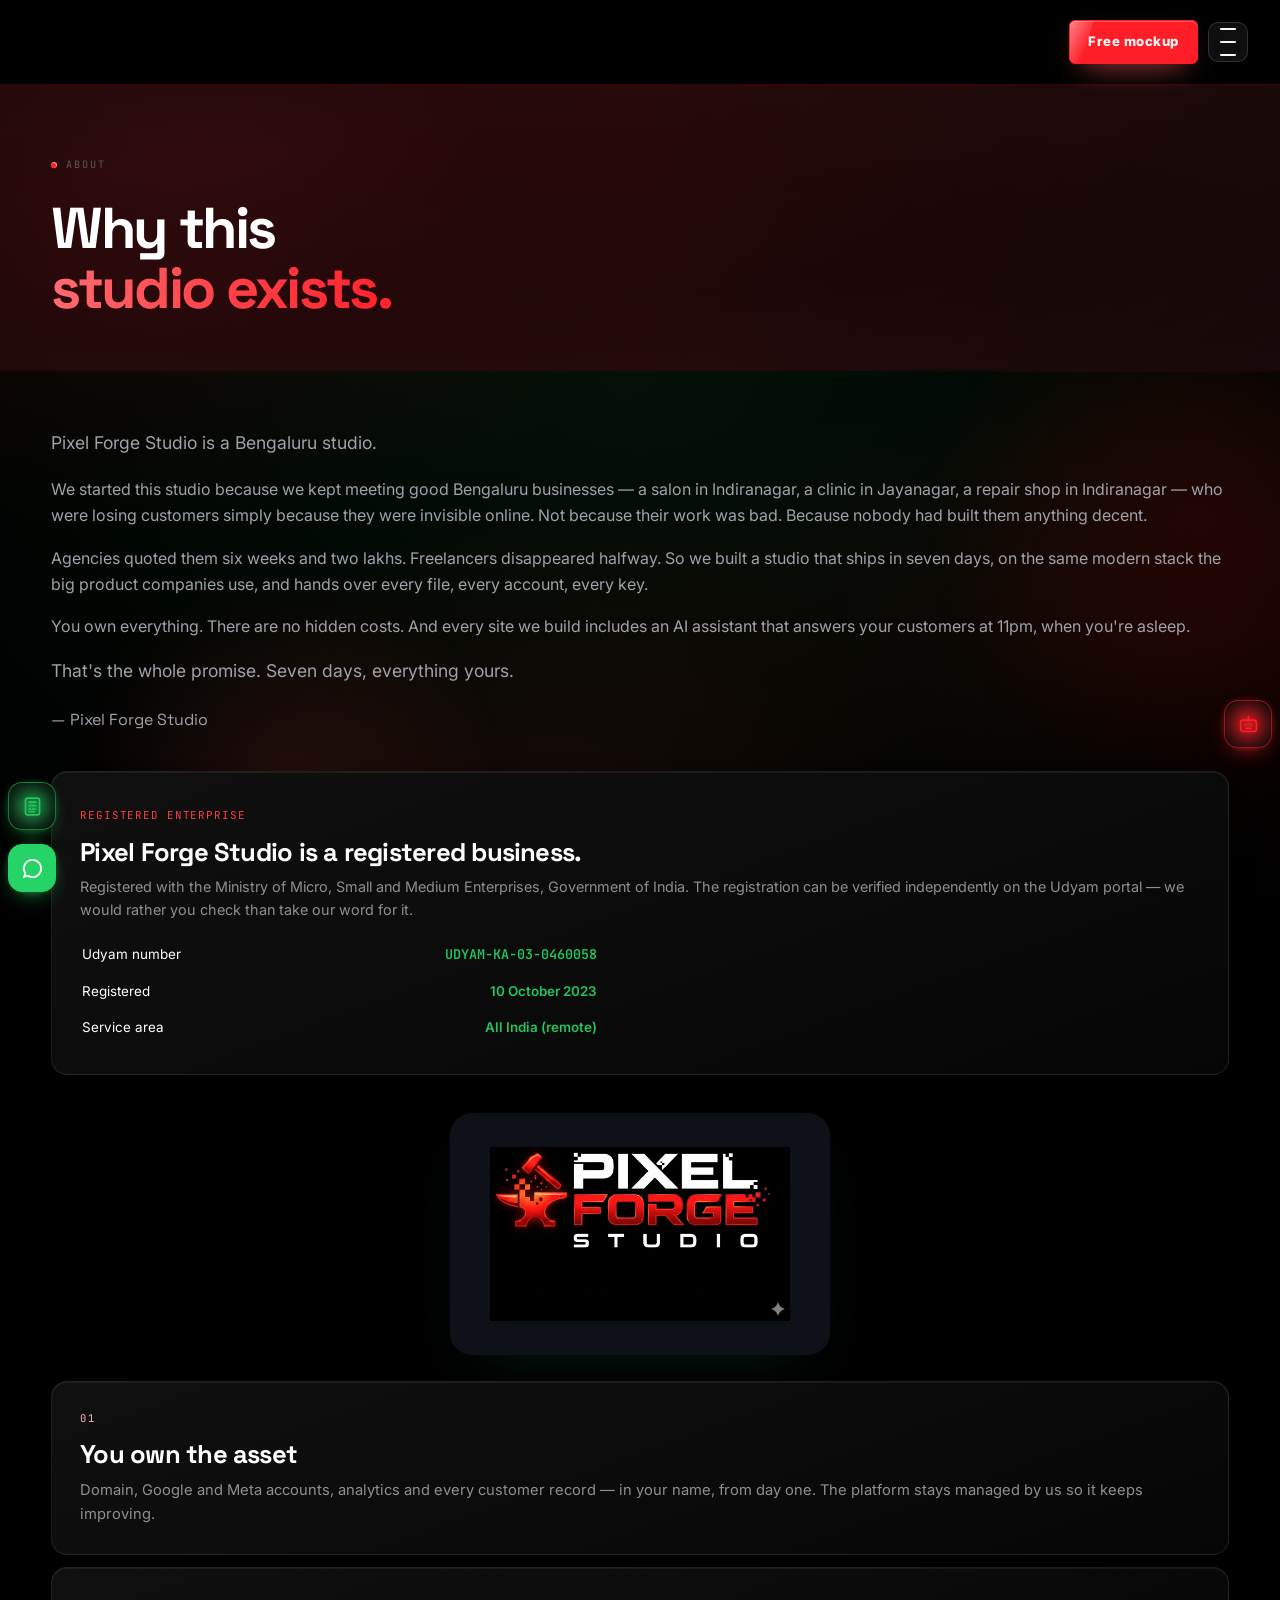
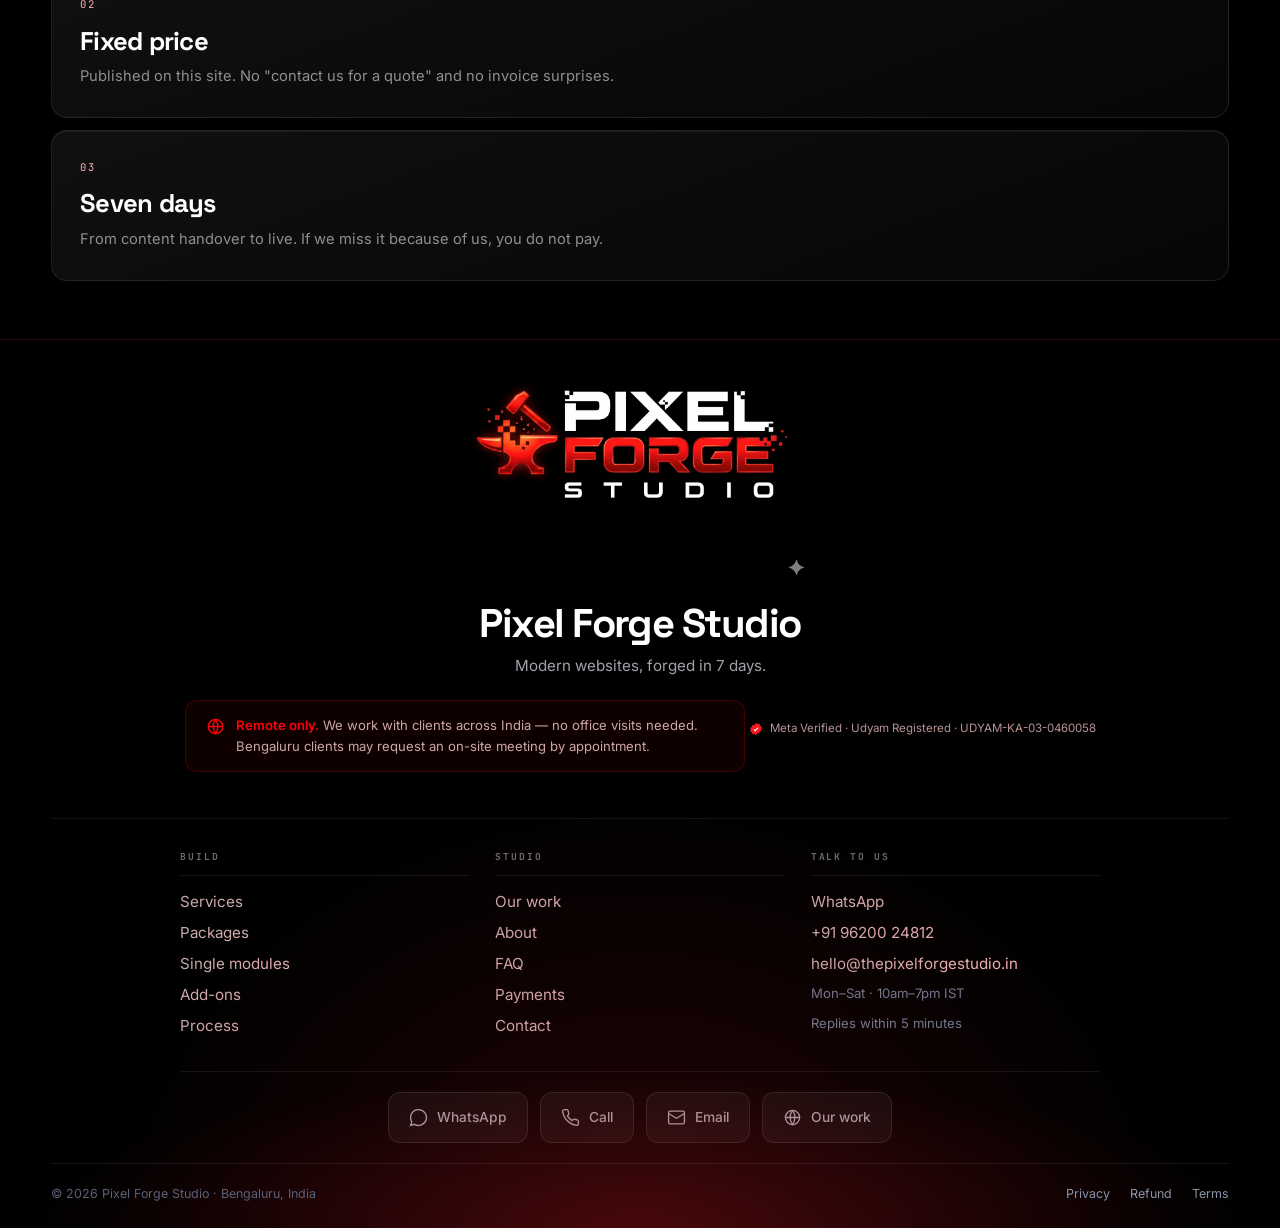
<file: about.html>
<!DOCTYPE html>
<html lang="en" data-theme="green">
<head>
<meta charset="UTF-8">
<meta name="viewport" content="width=device-width, initial-scale=1.0, viewport-fit=cover">
<title>About Pixel Forge Studio — Bengaluru</title>
<meta name="description" content="Why Pixel Forge Studio exists: good Bengaluru businesses losing customers because nobody built them anything decent.">
<meta name="msvalidate.01" content="REPLACE_WITH_BING_VERIFICATION_CODE">
<meta name="theme-color" content="#8B5CF6">
<meta property="og:title" content="About Pixel Forge Studio — Bengaluru">
<meta property="og:description" content="Why Pixel Forge Studio exists: good Bengaluru businesses losing customers because nobody built them anything decent.">
<meta property="og:type" content="website">
<meta property="og:url" content="https://thepixelforgestudio.in/about.html">
<meta name="robots" content="index, follow, max-image-preview:large">
<link rel="canonical" href="https://thepixelforgestudio.in/about.html">
<link rel="manifest" href="manifest.json">




<link rel="preconnect" href="https://fonts.googleapis.com">
<link rel="preconnect" href="https://fonts.gstatic.com" crossorigin>
<link href="https://fonts.googleapis.com/css2?family=Space+Grotesk:wght@500;600;700&family=Inter:wght@400;500;600&family=JetBrains+Mono:wght@400;500&display=swap" rel="stylesheet">
<link rel="stylesheet" href="assets/css/style.css?v=85">
<link rel="stylesheet" href="assets/css/amoled.css?v=85">
<script>document.documentElement.className+=" js";</script>
<script type="application/ld+json">
{
  "@context": "https://schema.org",
  "@type": "ProfessionalService",
  "name": "Pixel Forge Studio",
  "description": "Website design, business CRM, PWA apps and 24/7 AI assistants for businesses across India. Hand-built, live in 7 days, transparent published pricing.",
  "url": "https://thepixelforgestudio.in",
  "telephone": "+91-96200-24812",
  "email": "hello@thepixelforgestudio.in",
  "areaServed": { "@type": "Country", "name": "India" },
  "address": { "@type": "PostalAddress", "addressLocality": "Bengaluru", "addressRegion": "Karnataka", "addressCountry": "IN" },
  "openingHoursSpecification": {
    "@type": "OpeningHoursSpecification",
    "dayOfWeek": ["Monday","Tuesday","Wednesday","Thursday","Friday","Saturday"],
    "opens": "10:00", "closes": "19:00"
  },
  "priceRange": "₹9,999 – ₹1,49,999",
  "currenciesAccepted": "INR",
  "paymentAccepted": "UPI, Bank Transfer",
  "hasOfferCatalog": {
    "@type": "OfferCatalog",
    "name": "Build Packages",
    "itemListElement": [
      { "@type": "Offer", "name": "Launchpad", "price": "9999", "priceCurrency": "INR",
        "description": "One-page PWA website with Google Business Profile, Bing indexing and WhatsApp setup. Live in 5 days." },
      { "@type": "Offer", "name": "Website — Traditional", "price": "19999", "priceCurrency": "INR",
        "description": "5–10 page hand-built website, mobile-first, SEO setup." },
      { "@type": "Offer", "name": "Website — Empire + AI", "price": "34999", "priceCurrency": "INR",
        "description": "Same build plus a 24/7 AI assistant that answers and qualifies enquiries." },
      { "@type": "Offer", "name": "CRM — Traditional", "price": "49999", "priceCurrency": "INR",
        "description": "Business CRM with leads, pipeline, quotes and GST invoices." },
      { "@type": "Offer", "name": "CRM — Empire + AI", "price": "74999", "priceCurrency": "INR",
        "description": "CRM plus automated lead scoring and routing." },
      { "@type": "Offer", "name": "App — Traditional", "price": "39999", "priceCurrency": "INR",
        "description": "Progressive Web App — installs from the browser, works offline." },
      { "@type": "Offer", "name": "App — Empire + AI", "price": "64999", "priceCurrency": "INR",
        "description": "PWA plus in-app AI assistant and push notifications." },
      { "@type": "Offer", "name": "Website + CRM + App + AI", "price": "149999", "priceCurrency": "INR",
        "description": "Complete build with website, CRM, PWA app and 24/7 AI assistant." }
    ]
  }
}
</script>
<script type="application/ld+json">{"@context":"https://schema.org","@type":"FAQPage","mainEntity":[{"@type":"Question","name":"How can you deliver in seven days when agencies take six weeks?","acceptedAnswer":{"@type":"Answer","text":"Because we removed everything that makes projects slow: no committee, no handoffs between three teams, no waiting on a designer in another timezone. One studio, one design system, one build. We also use AI in our own workflow — that is why seven days is possible, not why it is cheap."}},{"@type":"Question","name":"What if I do not like the design?","acceptedAnswer":{"@type":"Answer","text":"You see a real homepage before you pay anything. If it is not right, you keep it and we part as friends. On a paid build you get two full rounds of changes at the review stage; if it is still wrong, we refund the balance."}},{"@type":"Question","name":"Do I own my website and data?","acceptedAnswer":{"@type":"Answer","text":"Your domain, accounts, customer data, hosting, analytics and Google Ads are all in your name. No lock-in, and no fee to keep your own site."}},{"@type":"Question","name":"What happens after seven days?","acceptedAnswer":{"@type":"Answer","text":"Three months of care is included free: uptime monitoring, backups, security patches and content updates. After month three it continues at ₹2,499 a month, and only if you want it. No auto-renewal."}},{"@type":"Question","name":"Do you work with businesses outside Bengaluru?","acceptedAnswer":{"@type":"Answer","text":"Yes. Most of our work is remote — calls, screen shares and WhatsApp. We have worked with clients across India. Being in Bengaluru helps for photography and local SEO, but it is not a requirement."}},{"@type":"Question","name":"What is included in the AI assistant?","acceptedAnswer":{"@type":"Answer","text":"A chat widget on your site trained on your services, prices, timings and policies. It answers customers, captures their name and number, and hands off to you on WhatsApp when it is unsure. It is updated monthly from real conversations."}},{"@type":"Question","name":"Can I pay in instalments?","acceptedAnswer":{"@type":"Answer","text":"Payment is 100% in advance. Work begins once the full amount is received and the package is procured — we do not start on part-payments. The mockup stays free, so you see the design before committing anything — you pay for each stage as it is delivered."}},{"@type":"Question","name":"What do you need from me to start?","acceptedAnswer":{"@type":"Answer","text":"Your logo if you have one, three to five photographs, your services with prices, your business hours and your WhatsApp number. If you do not have photos, we source licensed images and swap them later."}}]}</script><script type="application/ld+json">[{"@context":"https://schema.org","@type":"WebSite","name":"Pixel Forge Studio","url":"https://thepixelforgestudio.in","potentialAction":{"@type":"SearchAction","target":"https://thepixelforgestudio.in/?q={search_term_string}","query-input":"required name=search_term_string"}},{"@context":"https://schema.org","@type":"BreadcrumbList","itemListElement":[{"@type":"ListItem","position":1,"name":"Home","item":"https://thepixelforgestudio.in/"},{"@type":"ListItem","position":2,"name":"Packages","item":"https://thepixelforgestudio.in/#packages"},{"@type":"ListItem","position":3,"name":"Configure","item":"https://thepixelforgestudio.in/#fullprices"},{"@type":"ListItem","position":4,"name":"Payments","item":"https://thepixelforgestudio.in/#pay"}]},{"@context":"https://schema.org","@type":"Organization","name":"Pixel Forge Studio","url":"https://thepixelforgestudio.in","logo":"https://thepixelforgestudio.in/assets/img/logo-mark.png","email":"hello@thepixelforgestudio.in","telephone":"+91-96200-24812","foundingDate":"2023-10","address":{"@type":"PostalAddress","addressLocality":"Bengaluru","addressRegion":"Karnataka","addressCountry":"IN"},"identifier":{"@type":"PropertyValue","propertyID":"Udyam","value":"UDYAM-KA-03-0460058"}}]</script>
<style id="critical-fixes">
.botpanel,#botpanel{display:none!important;opacity:1!important;animation:none!important;transform:none!important;filter:none!important;visibility:visible!important}
.botpanel.open,#botpanel.open,.botpanel.on,#botpanel.on{display:block!important;opacity:1!important;transform:none!important;pointer-events:auto!important;z-index:9500!important}
@media(max-width:760px){
 .cmpwrap{overflow:visible!important;border:0!important;background:transparent!important}
 .cmp2{min-width:0!important;width:100%!important;display:block!important;background:transparent!important}
 .cmp2 thead{display:none!important}
 .cmp2 tbody{display:block!important}
 .cmp2 tr{display:block!important;margin-bottom:12px;border-radius:14px;background:#12141D;border:1px solid rgba(255,255,255,.10);padding:6px 0;overflow:hidden}
 .cmp2 td{display:grid!important;grid-template-columns:1fr auto;gap:12px;align-items:baseline;padding:11px 16px!important;border-bottom:1px solid rgba(255,255,255,.055)!important;font-size:.82rem!important}
 .cmp2 td:first-child{display:block!important;background:rgba(139,92,246,.10);font-weight:700!important;color:#F8FAFC!important;font-size:.78rem!important;padding:11px 16px!important;margin-bottom:2px}
 .cmp2 td[data-label]::before{content:attr(data-label);font-size:.66rem;letter-spacing:.06em;text-transform:uppercase;color:#6B7590;font-family:'JetBrains Mono',monospace}
 .cmp2 td.us{background:rgba(139,92,246,.08)!important}
}
.brand-mark{overflow:hidden}
.brand-mark img{width:100%!important;height:100%!important;object-fit:contain!important;object-position:center!important;padding:3px}
.mbar a,.mbar .btn,.mbar button{white-space:nowrap!important}
</style>
<link rel="icon" type="image/png" sizes="192x192" href="mark-192.png">
<link rel="icon" type="image/png" sizes="512x512" href="mark-512.png">
<link rel="apple-touch-icon" href="mark-512.png">
</head>
<body data-page="about.html">
<div class="bg"><i></i><i></i><i></i><i></i></div>
<header class="nav">
  <div class="wrap nav-in">
    <a href="index.html" class="brand">
      <span class="brand-mark"><img decoding="async" src="mark-192.png" alt="Pixel Forge Studio" width="38" height="38" loading="eager"></span>
      <span class="brand-name">Pixel Forge Studio</span>
    </a>
    <nav class="links"><a href="index.html" class="">Home</a><a href="services.html" class="">Services</a><a href="packages.html" class="">Packages</a><a href="add-ons.html" class="">Add-ons</a><a href="work.html" class="">Work</a><a href="about.html" class="on">About</a><a href="process.html" class="">Process</a><a href="faq.html" class="">FAQ</a><a href="contact.html" class="">Contact</a></nav>
    <div class="nav-cta">
      <a class="btn btn-primary btn-sm" href="contact.html">Free mockup</a>
      <button class="burger" id="burger" aria-label="Menu"><i></i><i></i><i></i></button>
    </div>
  </div>
</header>

<main>
<section class="hero" style="padding:64px 0 40px">
  <div class="wrap" style="position:relative;z-index:2">
    <span class="eyebrow"><span class="dot"></span>About</span>
    <h1 class="hero-title" style="font-size:clamp(2.2rem,4.6vw,3.6rem)">Why this<br><span class="grad">studio exists.</span></h1>
  </div>
</section>
<section class="sec" style="padding-top:10px">
  <div class="wrap" style="max-width:760px">
    <div class="rv">
      <p style="font-size:1.1rem;color:var(--bone);line-height:1.7">Pixel Forge Studio is a Bengaluru studio.</p>
      <p style="color:var(--ash);font-size:1rem">We started this studio because we kept meeting good Bengaluru businesses — a salon in Indiranagar, a clinic in Jayanagar, a repair shop in Indiranagar — who were losing customers simply because they were invisible online. Not because their work was bad. Because nobody had built them anything decent.</p>
      <p style="color:var(--ash);font-size:1rem">Agencies quoted them six weeks and two lakhs. Freelancers disappeared halfway. So we built a studio that ships in seven days, on the same modern stack the big product companies use, and hands over every file, every account, every key.</p>
      <p style="color:var(--ash);font-size:1rem">You own everything. There are no hidden costs. And every site we build includes an AI assistant that answers your customers at 11pm, when you're asleep.</p>
      <p style="font-size:1.1rem;color:var(--bone)">That's the whole promise. Seven days, everything yours.</p>
      <p style="font-family:'Space Grotesk';font-size:1rem;color:var(--ember);margin-top:22px">— Pixel Forge Studio</p>
    </div>
    <div class="card rv" style="margin-top:38px;border-color:rgba(var(--ember-rgb),.3)">
      <span class="mono" style="color:var(--ember)">Registered enterprise</span>
      <h3 style="margin:10px 0 8px">Pixel Forge Studio is a registered business.</h3>
      <p style="font-size:.9rem;margin-bottom:14px">Registered with the Ministry of Micro, Small and Medium Enterprises, Government of India. The registration can be verified independently on the Udyam portal — we would rather you check than take our word for it.</p>
      <table style="width:100%;font-size:.84rem;max-width:520px">
        <tr><td style="color:var(--ash);padding:6px 0">Udyam number</td><td style="text-align:right;font-family:'JetBrains Mono';color:var(--ember)">UDYAM-KA-03-0460058</td></tr>
        <tr><td style="color:var(--ash);padding:6px 0">Registered</td><td style="text-align:right">10 October 2023</td></tr>
        <tr><td style="color:var(--ash);padding:6px 0">Service area</td><td style="text-align:right">All India (remote)</td></tr>
      </table>
    </div>

    <div class="rv" style="margin-top:38px;display:flex;justify-content:center">
      <div style="background:#0E1218;border-radius:22px;padding:34px 40px;box-shadow:0 26px 60px -30px rgba(9,60,48,.5)">
        <img width="700" height="519" decoding="async" src="assets/img/logo-lockup.png" alt="Pixel Forge Studio" style="width:min(360px,68vw);display:block" loading="lazy">
      </div>
    </div>

    <div class="bento" style="margin-top:26px">
      <div class="card c-4 rv"><span class="n">01</span><h3>You own the asset</h3><p>Domain, Google and Meta accounts, analytics and every customer record — in your name, from day one. The platform stays managed by us so it keeps improving.</p></div>
      <div class="card c-4 rv" data-d="80"><span class="n">02</span><h3>Fixed price</h3><p>Published on this site. No "contact us for a quote" and no invoice surprises.</p></div>
      <div class="card c-4 rv" data-d="160"><span class="n">03</span><h3>Seven days</h3><p>From content handover to live. If we miss it because of us, you do not pay.</p></div>
    </div>
  </div>
</section>
</main>
<footer>
  <div class="f-edge">

    <div class="f-hero">
      <a href="index.html" class="f-brandmark">
        <img decoding="async" src="assets/img/logo-mark.png" alt="Pixel Forge Studio" width="76" height="56">
      </a>
      <h2 class="f-title">Pixel Forge Studio</h2>
      <p class="f-tag">Modern websites, forged in 7 days.</p>
      <div class="f-remote">
        <svg viewBox="0 0 24 24" fill="none" stroke="currentColor" stroke-width="1.8"><circle cx="12" cy="12" r="9"/><path d="M3 12h18M12 3a15 15 0 010 18 15 15 0 010-18"/></svg>
        <span><b>Remote only.</b> We work with clients across India — no office visits needed. Bengaluru clients may request an on-site meeting by appointment.</span>
      </div>
      <div class="f-verified"><svg class="vtick" viewBox="0 0 24 24" aria-label="Meta Verified"><path d="M12 1.5l2.6 2.1 3.3-.4 1.1 3.1 3 1.5-1 3.2 1 3.2-3 1.5-1.1 3.1-3.3-.4L12 22.5l-2.6-2.1-3.3.4-1.1-3.1-3-1.5 1-3.2-1-3.2 3-1.5 1.1-3.1 3.3.4z"/><path class="t" d="M10.6 16.2l-3-3 1.3-1.3 1.7 1.7 4.6-4.6 1.3 1.3z"/></svg><span>Meta Verified · Udyam Registered · UDYAM-KA-03-0460058</span></div>
    </div>

    <div class="f-cols">
      <div class="f-col">
        <h5>Build</h5>
        <a href="#services">Services</a>
        <a href="#packages">Packages</a>
        <a href="#standalone">Single modules</a>
        <a href="#addons">Add-ons</a>
        <a href="#process">Process</a>
      </div>
      <div class="f-col">
        <h5>Studio</h5>
        <a href="#work">Our work</a>
        <a href="#about">About</a>
        <a href="#faq">FAQ</a>
        <a href="#pay">Payments</a>
        <a href="#contact">Contact</a>
      </div>
      <div class="f-col">
        <h5>Talk to us</h5>
        <a href="https://wa.me/919620024812" target="_blank" rel="noopener">WhatsApp</a>
        <a href="tel:+919620024812">+91 96200 24812</a>
        <a href="mailto:hello@thepixelforgestudio.in">hello@thepixelforgestudio.in</a>
        <span class="f-note">Mon–Sat · 10am–7pm IST</span>
        <span class="f-note">Replies within 5 minutes</span>
      </div>
    </div>

    <div class="f-socials">
      <a href="https://wa.me/919620024812" target="_blank" rel="noopener" aria-label="WhatsApp">
        <svg viewBox="0 0 24 24"><path d="M12 2a10 10 0 00-8.5 15.2L2 22l4.9-1.4A10 10 0 1012 2z"/></svg>
        <span>WhatsApp</span></a>
      <a href="tel:+919620024812" aria-label="Call">
        <svg viewBox="0 0 24 24"><path d="M22 16.9v3a2 2 0 01-2.2 2 19.8 19.8 0 01-8.6-3.1 19.5 19.5 0 01-6-6A19.8 19.8 0 012.1 4.2 2 2 0 014.1 2h3a2 2 0 012 1.7c.1 1 .4 1.9.7 2.8a2 2 0 01-.5 2.1L8.1 9.9a16 16 0 006 6l1.3-1.3a2 2 0 012.1-.4c.9.3 1.8.6 2.8.7a2 2 0 011.7 2z"/></svg>
        <span>Call</span></a>
      <a href="mailto:hello@thepixelforgestudio.in" aria-label="Email">
        <svg viewBox="0 0 24 24"><rect x="2" y="4" width="20" height="16" rx="2"/><path d="M2 7l10 6 10-6"/></svg>
        <span>Email</span></a>
      <a href="https://redmobilerepair.in" target="_blank" rel="noopener" aria-label="Client work">
        <svg viewBox="0 0 24 24"><circle cx="12" cy="12" r="9"/><path d="M3 12h18M12 3a15 15 0 010 18 15 15 0 010-18"/></svg>
        <span>Our work</span></a>
    </div>

    <div class="f-legal">
      <span class="f-copy">© 2026 Pixel Forge Studio · Bengaluru, India</span>
      <nav class="f-legal-links">
        <a href="privacy.html">Privacy</a><span>·</span>
        <a href="refund.html">Refund</a><span>·</span>
        <a href="terms.html">Terms</a>
      </nav>
    </div>
  </div>
</footer>


<div class="botwrap" id="botwrap">
  <div class="botpanel" id="botpanel">
    <div class="bot-head">
      <span class="av"><svg viewBox="0 0 24 24"><rect x="4" y="7" width="16" height="12" rx="3"/><path d="M12 3v4M9 13h.01M15 13h.01"/></svg></span>
      <span><b>Pixel Forge Assistant</b><small>● Online · replies instantly</small></span>
    </div>
    <div class="botlog" id="botlog"></div>
    <form class="botform" id="botform">
      <input id="botinput" placeholder="Ask about pricing, timelines…" autocomplete="off">
      <button type="submit" aria-label="Send"><svg viewBox="0 0 24 24"><path d="M5 12h14M13 6l6 6-6 6"/></svg></button>
    </form>
    <div class="bot-foot"><a href="https://wa.me/919620024812" target="_blank" rel="noopener">Talk to Pixel Forge Studio →</a></div>
  </div>
  
</div>
<div class="fab" id="fab" style="position:fixed !important;right:16px !important;bottom:20px !important;z-index:9990 !important;display:flex !important;flex-direction:column !important;align-items:center !important;gap:10px !important;">
  <a class="fab-btn fab-price" href="#fullprices" aria-label="Price estimator" style="width:48px !important;height:48px !important;border-radius:14px !important;display:grid !important;place-items:center !important;background:#0a0a0a !important;border:1px solid rgba(34,197,94,.55) !important;box-shadow:0 8px 22px -10px rgba(34,197,94,.9) !important;text-decoration:none !important;color:#22c55e !important;">
    <svg viewBox="0 0 24 24" style="width:21px !important;height:21px !important;fill:none !important;stroke:#22c55e !important;stroke-width:1.9 !important;stroke-linecap:round !important;stroke-linejoin:round !important;"><rect x="4" y="2.5" width="16" height="19" rx="2.5"/><path d="M8 7h8M8 11h2M12 11h2M16 11h.01M8 15h2M12 15h2M16 15h.01M8 18h6"/></svg>
  </a>
  <button class="fab-btn botbtn" id="botbtn" aria-label="Open assistant" style="position:relative !important;width:48px !important;height:48px !important;border-radius:14px !important;display:grid !important;place-items:center !important;background:#0a0a0a !important;border:1px solid rgba(255,30,39,.55) !important;box-shadow:0 8px 22px -10px rgba(255,30,39,.9) !important;cursor:pointer !important;">
    <svg viewBox="0 0 24 24" style="width:21px !important;height:21px !important;fill:none !important;stroke:#ff1e27 !important;stroke-width:1.9 !important;stroke-linecap:round !important;stroke-linejoin:round !important;"><rect x="3" y="7" width="18" height="13" rx="3"/><path d="M12 3v4M8.5 12.5h.01M15.5 12.5h.01M9 16.5h6"/></svg>
  </button>
  <a class="fab-btn fab-wa" href="https://wa.me/919620024812?text=Hi%20Pixel%20Forge%20Studio%2C%20I%27d%20like%20a%20quote." target="_blank" rel="noopener" aria-label="WhatsApp" style="width:48px !important;height:48px !important;border-radius:14px !important;display:grid !important;place-items:center !important;background:#25D366 !important;border:1px solid #25D366 !important;box-shadow:0 8px 22px -10px rgba(37,211,102,.95) !important;text-decoration:none !important;">
    <svg viewBox="0 0 24 24" style="width:23px !important;height:23px !important;fill:#fff !important;stroke:none !important;"><path d="M12 2a10 10 0 00-8.5 15.2L2 22l4.9-1.4A10 10 0 1012 2zm0 2a8 8 0 11-4.2 14.8l-.4-.2-2.6.7.7-2.5-.2-.4A8 8 0 0112 4z"/></svg>
  </a>
</div>
<div class="xmodal" id="xmodal" role="dialog" aria-modal="true" aria-labelledby="xtitle">
  <div class="xcard">
    <button class="xclose" id="xclose" aria-label="Close">×</button>
    <span class="pill-ember">Free · no card</span>
    <h3 id="xtitle">Want to see your homepage first?</h3>
    <p>Send us your business name and we will design a real homepage for it — free, within 48 hours. If you do not like it, you keep it and we part as friends.</p>
    <a class="btn btn-primary" href="https://wa.me/919620024812?text=Hi%20Pixel%20Forge%20Studio%2C%20I%27d%20like%20the%20free%2048-hour%20homepage%20concept." target="_blank" rel="noopener">Claim my free homepage →</a>
    <span class="later" id="xlater">No thanks, just browsing</span>
  </div>
</div>

<div class="pmodal" id="pmodal" role="dialog" aria-modal="true" aria-labelledby="ptitle">
  <div class="pcard-m">
    <button class="pclose" id="pclose" aria-label="Close">×</button>

    <div class="pstep" id="pstep1">
      <span class="pill-ember">Step 1 of 2 · Your details</span>
      <h3 id="ptitle">Build your order</h3>
      <p class="psub" id="psummary">—</p>
      <form id="pform">
        <div class="pgrid2">
          <label>Full name <i>*</i><input name="pname" required autocomplete="name"></label>
          <label>Mobile (WhatsApp) <i>*</i><input name="pphone" required inputmode="numeric" autocomplete="tel" placeholder="10 digits"></label>
          <label>Business name <i>*</i><input name="pbiz" required autocomplete="organization"></label>
          <label>Business type <i>*</i>
            <select name="ptype" required>
              <option value="">Select…</option>
              <option>Retail shop</option><option>Salon / spa</option><option>Clinic / hospital</option>
              <option>Hotel / restaurant</option><option>Real estate</option><option>Consultant / lawyer</option>
              <option>Manufacturer / wholesale</option><option>E-commerce</option><option>Agency</option><option>Other</option>
            </select>
          </label>
          <label>City <i>*</i><input name="pcity" required autocomplete="address-level2"></label>
          <label>Email <span class="opt">optional</span><input name="pemail" type="email" autocomplete="email"></label>
          <label>GST number <span class="opt">optional</span><input name="pgst"></label>
          <label>Anything we should know <span class="opt">optional</span><input name="pnote"></label>
        </div>
        <p class="perr" id="perr"></p>
        <button type="submit" class="btn btn-primary btn-block" style="margin-top:18px">Continue to payment →</button>
        <p class="pfoot">You will see the amount and a UPI code on the next screen. No card needed.</p>
      </form>
    </div>

    <div class="pstep" id="pstep2" style="display:none">
      <span class="pill-ember">Step 2 of 2 · Payment</span>
      <h3>Pay your deposit</h3>
      <div class="pamount" id="pamount">—</div>
      <div class="ppayrow">
        <div class="pqr"><img decoding="async" src="assets/img/upi-qr.png" alt="UPI QR to pay Pixel Forge Studio" width="180" height="180"></div>
        <div class="pinfo">
          <div class="upiline" style="margin-bottom:12px">
            <span>UPI ID</span><b id="upi2">9620024812@airtel</b>
            <button type="button" id="copy-upi2">Copy</button>
          </div>
          <ol class="paysteps" style="margin:0">
            <li>Scan with any UPI app, or tap the button below on your phone</li>
            <li>Check the payee reads <strong>Pixel Forge Studio</strong></li>
            <li>Add your business name in the remarks</li>
          </ol>
          <a class="btn btn-primary btn-block" id="puplink" href="#" style="margin-top:14px">Open UPI app</a>
        </div>
      </div>
      <a class="btn btn-ghost btn-block" id="pconfirm" href="#" target="_blank" rel="noopener" style="margin-top:14px">
        I have paid — send my order on WhatsApp →</a>
      <p class="pfoot">We match your payment to this order by your name and amount, usually within minutes during business hours. Keep the UTR from your UPI app.</p>
    </div>
  </div>
</div>

<div class="pkgmodal" id="pkgmodal" role="dialog" aria-modal="true">
  <div class="pkgcard">
    <button class="pkgclose" id="pkgclose" aria-label="Close">×</button>
    <div id="pkgbody"></div>
  </div>
</div>
<div class="mbar" style="position:fixed !important;left:0 !important;right:0 !important;bottom:0 !important;z-index:9992 !important;display:none !important;gap:8px !important;padding:10px 12px calc(10px + env(safe-area-inset-bottom)) !important;background:#000 !important;border-top:1px solid rgba(255,30,39,.3) !important;">
  <a class="m1" href="https://wa.me/919620024812?text=Hi%20Pixel%20Forge%20Studio%2C%20I%20want%20to%20discuss%20a%20project." target="_blank" rel="noopener">
    <svg viewBox="0 0 24 24"><path d="M12 2a10 10 0 00-8.5 15.2L2 22l4.9-1.4A10 10 0 1012 2z"/></svg>WhatsApp us</a>
  <a class="m2" href="contact.html#enq">
    <svg viewBox="0 0 24 24"><path d="M13 2L4.5 13H11l-1 9 8.5-11H12z"/></svg>Get Discovery Quote</a>
</div>
<script src="assets/js/main.js?v=79" defer></script>
</body>
</html>
</file>
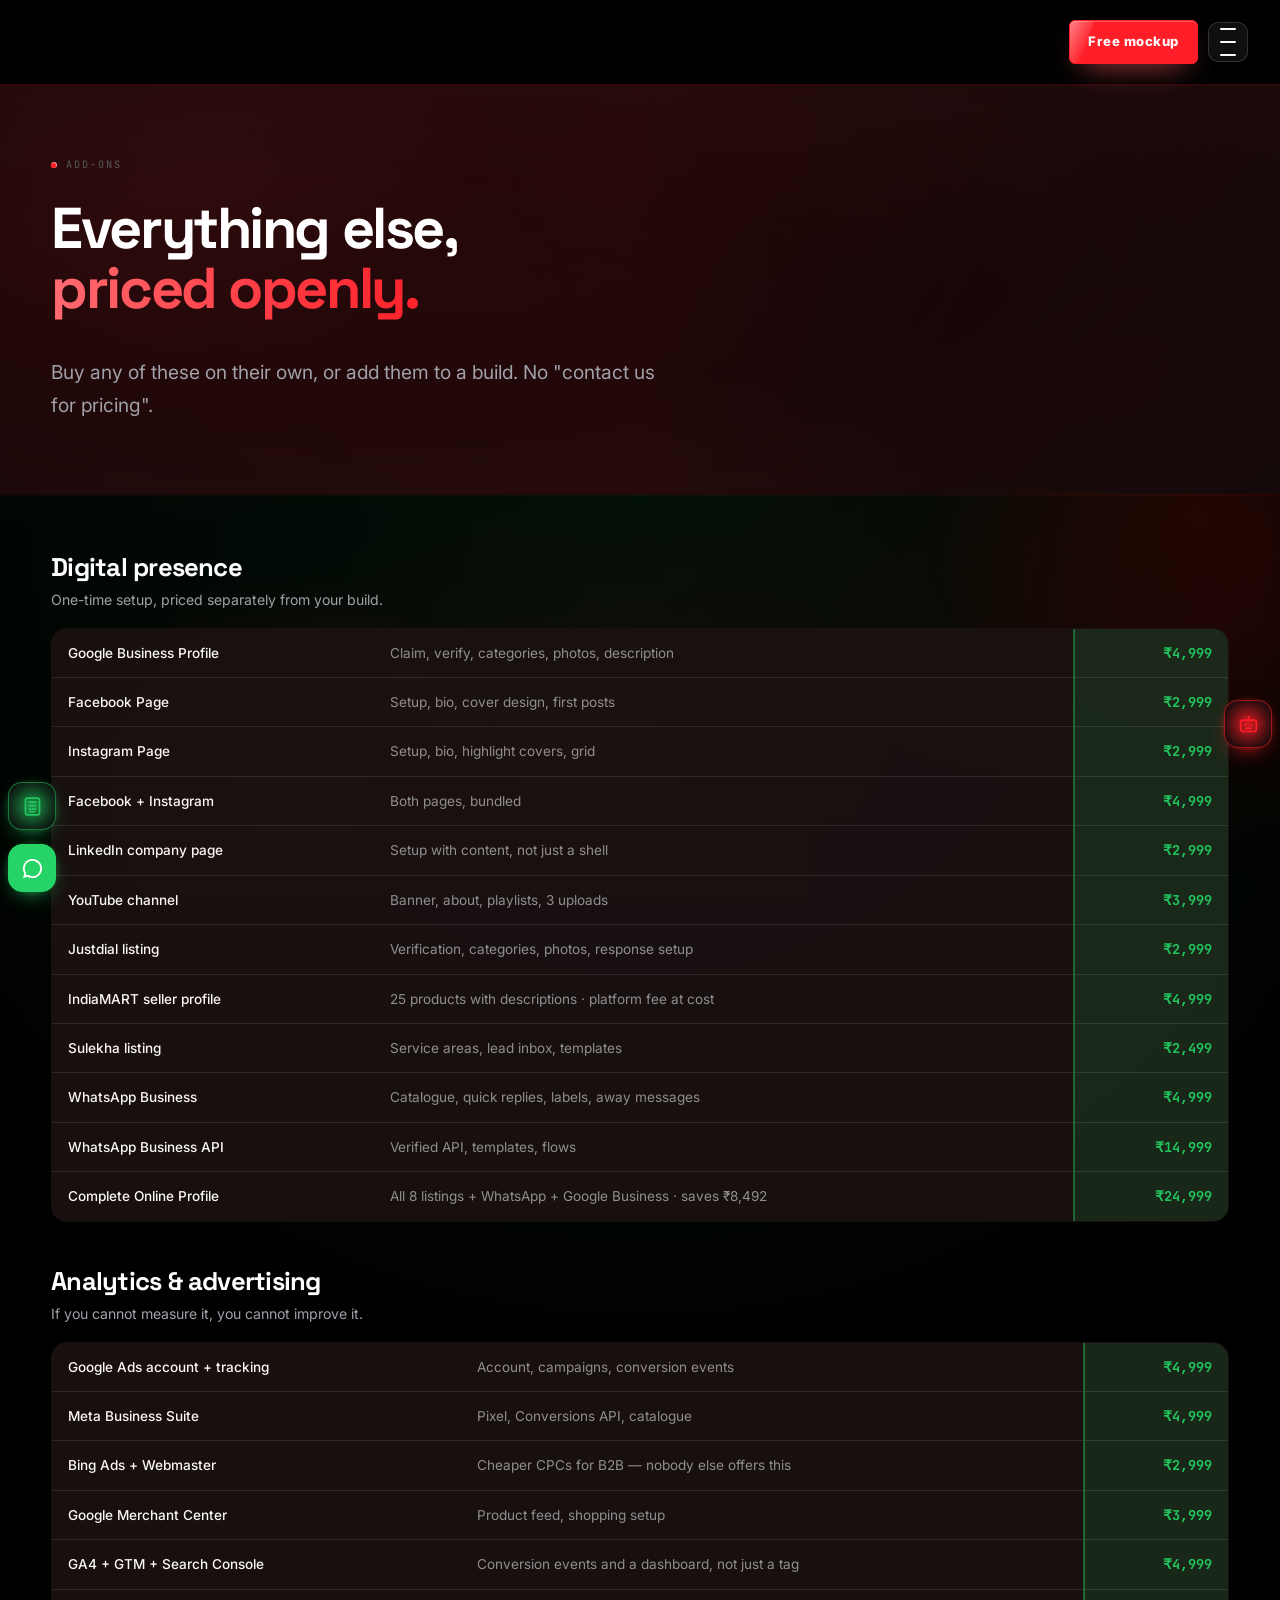
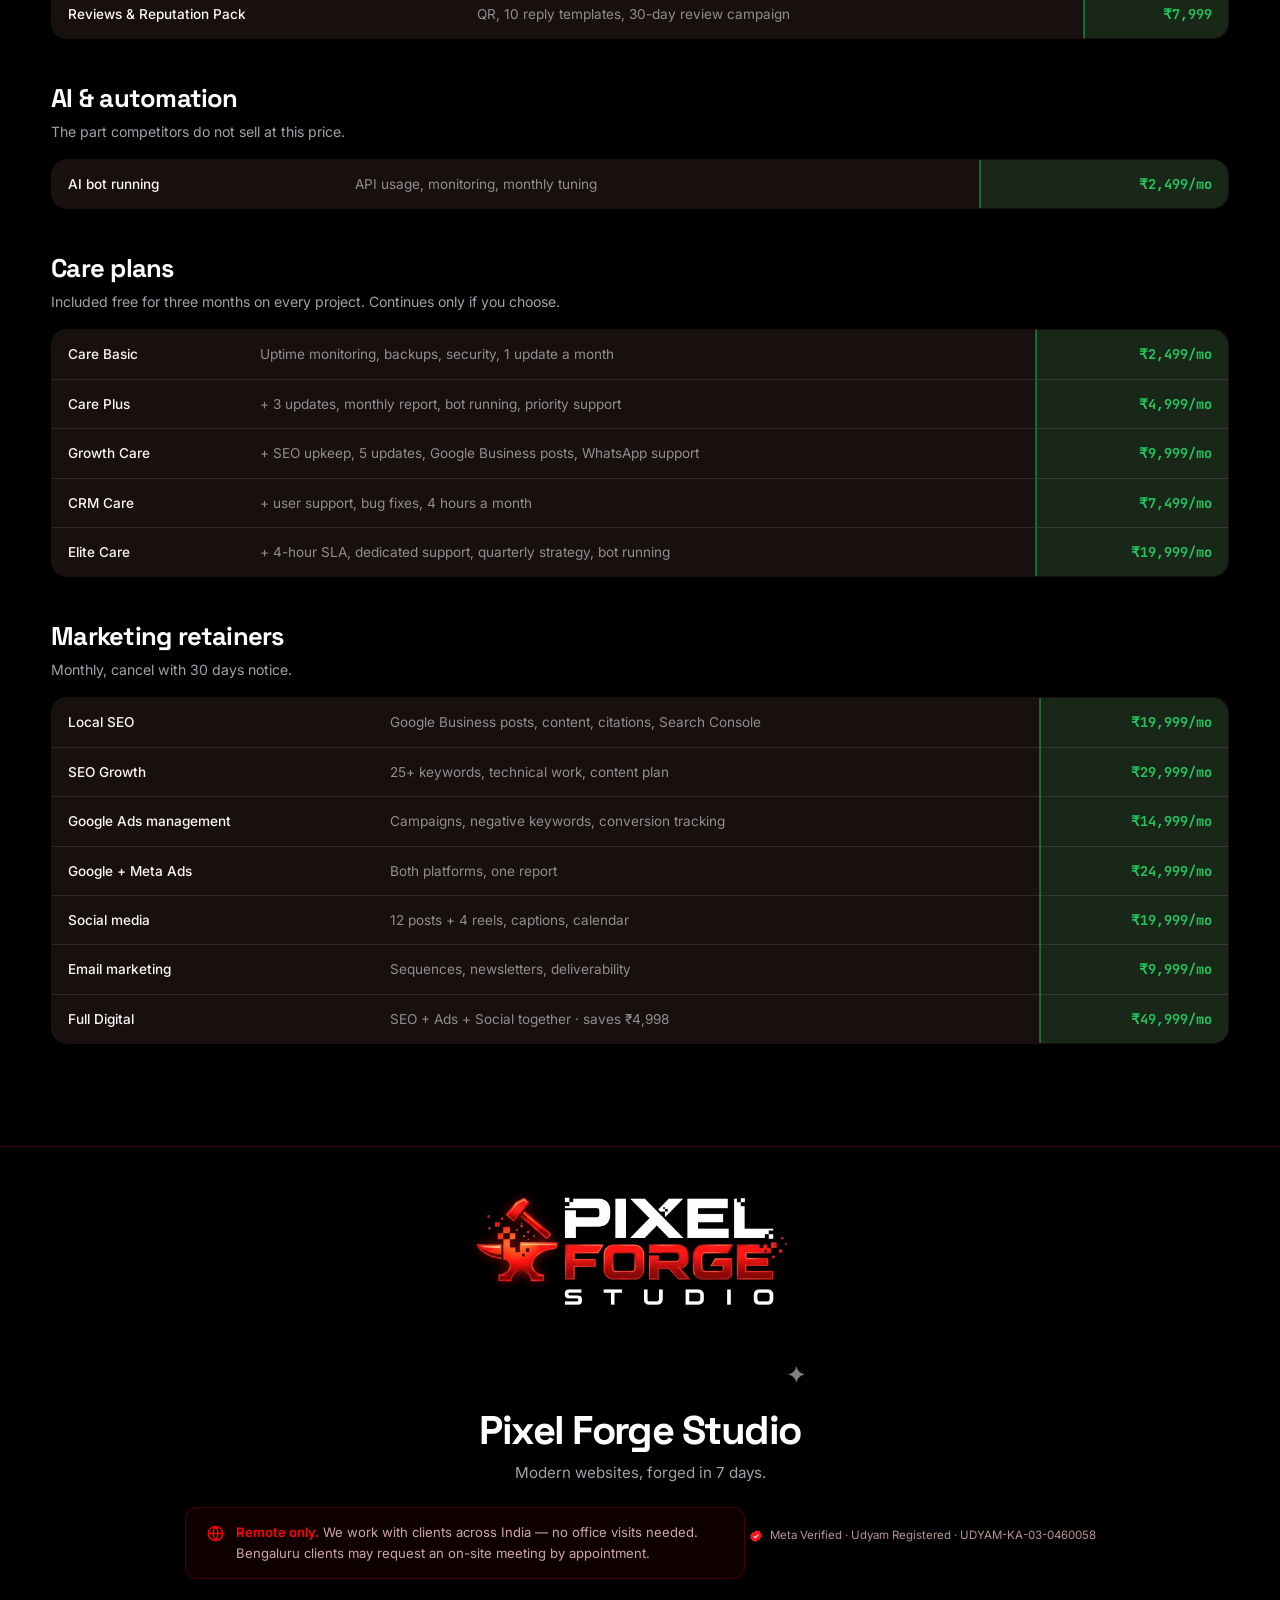
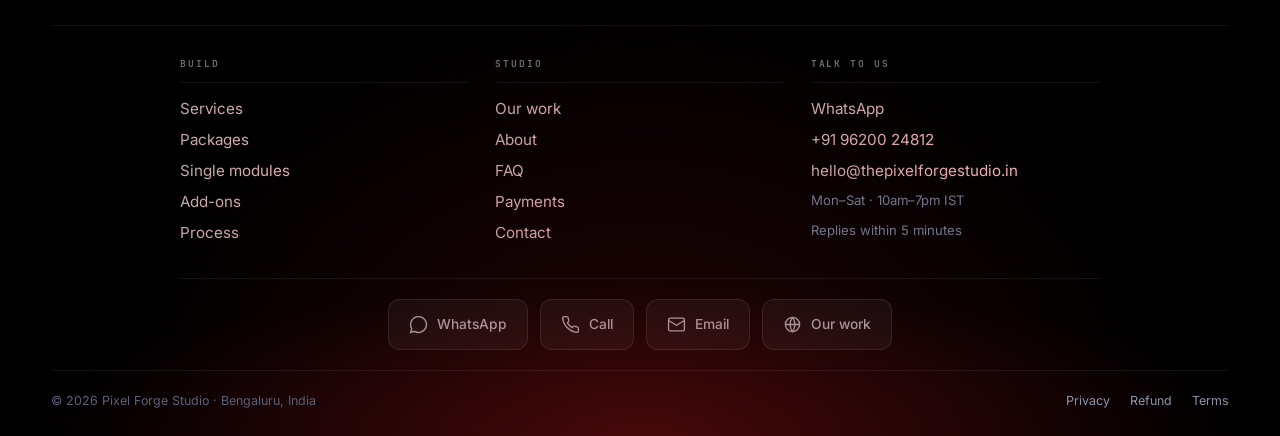
<file: add-ons.html>
<!DOCTYPE html>
<html lang="en" data-theme="green">
<head>
<meta charset="UTF-8">
<meta name="viewport" content="width=device-width, initial-scale=1.0, viewport-fit=cover">
<title>Add-ons & pricing | Pixel Forge Studio</title>
<meta name="description" content="Google Business Profile, Justdial, IndiaMART, WhatsApp API, AI bots, SEO and ads — all priced openly.">
<meta name="msvalidate.01" content="REPLACE_WITH_BING_VERIFICATION_CODE">
<meta name="theme-color" content="#8B5CF6">
<meta property="og:title" content="Add-ons & pricing | Pixel Forge Studio">
<meta property="og:description" content="Google Business Profile, Justdial, IndiaMART, WhatsApp API, AI bots, SEO and ads — all priced openly.">
<meta property="og:type" content="website">
<meta property="og:url" content="https://thepixelforgestudio.in/add-ons.html">
<meta name="robots" content="index, follow, max-image-preview:large">
<link rel="canonical" href="https://thepixelforgestudio.in/add-ons.html">
<link rel="manifest" href="manifest.json">




<link rel="preconnect" href="https://fonts.googleapis.com">
<link rel="preconnect" href="https://fonts.gstatic.com" crossorigin>
<link href="https://fonts.googleapis.com/css2?family=Space+Grotesk:wght@500;600;700&family=Inter:wght@400;500;600&family=JetBrains+Mono:wght@400;500&display=swap" rel="stylesheet">
<link rel="stylesheet" href="assets/css/style.css?v=85">
<link rel="stylesheet" href="assets/css/amoled.css?v=85">
<script>document.documentElement.className+=" js";</script>
<script type="application/ld+json">
{
  "@context": "https://schema.org",
  "@type": "ProfessionalService",
  "name": "Pixel Forge Studio",
  "description": "Website design, business CRM, PWA apps and 24/7 AI assistants for businesses across India. Hand-built, live in 7 days, transparent published pricing.",
  "url": "https://thepixelforgestudio.in",
  "telephone": "+91-96200-24812",
  "email": "hello@thepixelforgestudio.in",
  "areaServed": { "@type": "Country", "name": "India" },
  "address": { "@type": "PostalAddress", "addressLocality": "Bengaluru", "addressRegion": "Karnataka", "addressCountry": "IN" },
  "openingHoursSpecification": {
    "@type": "OpeningHoursSpecification",
    "dayOfWeek": ["Monday","Tuesday","Wednesday","Thursday","Friday","Saturday"],
    "opens": "10:00", "closes": "19:00"
  },
  "priceRange": "₹9,999 – ₹1,49,999",
  "currenciesAccepted": "INR",
  "paymentAccepted": "UPI, Bank Transfer",
  "hasOfferCatalog": {
    "@type": "OfferCatalog",
    "name": "Build Packages",
    "itemListElement": [
      { "@type": "Offer", "name": "Launchpad", "price": "9999", "priceCurrency": "INR",
        "description": "One-page PWA website with Google Business Profile, Bing indexing and WhatsApp setup. Live in 5 days." },
      { "@type": "Offer", "name": "Website — Traditional", "price": "19999", "priceCurrency": "INR",
        "description": "5–10 page hand-built website, mobile-first, SEO setup." },
      { "@type": "Offer", "name": "Website — Empire + AI", "price": "34999", "priceCurrency": "INR",
        "description": "Same build plus a 24/7 AI assistant that answers and qualifies enquiries." },
      { "@type": "Offer", "name": "CRM — Traditional", "price": "49999", "priceCurrency": "INR",
        "description": "Business CRM with leads, pipeline, quotes and GST invoices." },
      { "@type": "Offer", "name": "CRM — Empire + AI", "price": "74999", "priceCurrency": "INR",
        "description": "CRM plus automated lead scoring and routing." },
      { "@type": "Offer", "name": "App — Traditional", "price": "39999", "priceCurrency": "INR",
        "description": "Progressive Web App — installs from the browser, works offline." },
      { "@type": "Offer", "name": "App — Empire + AI", "price": "64999", "priceCurrency": "INR",
        "description": "PWA plus in-app AI assistant and push notifications." },
      { "@type": "Offer", "name": "Website + CRM + App + AI", "price": "149999", "priceCurrency": "INR",
        "description": "Complete build with website, CRM, PWA app and 24/7 AI assistant." }
    ]
  }
}
</script>
<script type="application/ld+json">{"@context":"https://schema.org","@type":"FAQPage","mainEntity":[{"@type":"Question","name":"How can you deliver in seven days when agencies take six weeks?","acceptedAnswer":{"@type":"Answer","text":"Because we removed everything that makes projects slow: no committee, no handoffs between three teams, no waiting on a designer in another timezone. One studio, one design system, one build. We also use AI in our own workflow — that is why seven days is possible, not why it is cheap."}},{"@type":"Question","name":"What if I do not like the design?","acceptedAnswer":{"@type":"Answer","text":"You see a real homepage before you pay anything. If it is not right, you keep it and we part as friends. On a paid build you get two full rounds of changes at the review stage; if it is still wrong, we refund the balance."}},{"@type":"Question","name":"Do I own my website and data?","acceptedAnswer":{"@type":"Answer","text":"Your domain, accounts, customer data, hosting, analytics and Google Ads are all in your name. No lock-in, and no fee to keep your own site."}},{"@type":"Question","name":"What happens after seven days?","acceptedAnswer":{"@type":"Answer","text":"Three months of care is included free: uptime monitoring, backups, security patches and content updates. After month three it continues at ₹2,499 a month, and only if you want it. No auto-renewal."}},{"@type":"Question","name":"Do you work with businesses outside Bengaluru?","acceptedAnswer":{"@type":"Answer","text":"Yes. Most of our work is remote — calls, screen shares and WhatsApp. We have worked with clients across India. Being in Bengaluru helps for photography and local SEO, but it is not a requirement."}},{"@type":"Question","name":"What is included in the AI assistant?","acceptedAnswer":{"@type":"Answer","text":"A chat widget on your site trained on your services, prices, timings and policies. It answers customers, captures their name and number, and hands off to you on WhatsApp when it is unsure. It is updated monthly from real conversations."}},{"@type":"Question","name":"Can I pay in instalments?","acceptedAnswer":{"@type":"Answer","text":"Payment is 100% in advance. Work begins once the full amount is received and the package is procured — we do not start on part-payments. The mockup stays free, so you see the design before committing anything — you pay for each stage as it is delivered."}},{"@type":"Question","name":"What do you need from me to start?","acceptedAnswer":{"@type":"Answer","text":"Your logo if you have one, three to five photographs, your services with prices, your business hours and your WhatsApp number. If you do not have photos, we source licensed images and swap them later."}}]}</script><script type="application/ld+json">[{"@context":"https://schema.org","@type":"WebSite","name":"Pixel Forge Studio","url":"https://thepixelforgestudio.in","potentialAction":{"@type":"SearchAction","target":"https://thepixelforgestudio.in/?q={search_term_string}","query-input":"required name=search_term_string"}},{"@context":"https://schema.org","@type":"BreadcrumbList","itemListElement":[{"@type":"ListItem","position":1,"name":"Home","item":"https://thepixelforgestudio.in/"},{"@type":"ListItem","position":2,"name":"Packages","item":"https://thepixelforgestudio.in/#packages"},{"@type":"ListItem","position":3,"name":"Configure","item":"https://thepixelforgestudio.in/#fullprices"},{"@type":"ListItem","position":4,"name":"Payments","item":"https://thepixelforgestudio.in/#pay"}]},{"@context":"https://schema.org","@type":"Organization","name":"Pixel Forge Studio","url":"https://thepixelforgestudio.in","logo":"https://thepixelforgestudio.in/assets/img/logo-mark.png","email":"hello@thepixelforgestudio.in","telephone":"+91-96200-24812","foundingDate":"2023-10","address":{"@type":"PostalAddress","addressLocality":"Bengaluru","addressRegion":"Karnataka","addressCountry":"IN"},"identifier":{"@type":"PropertyValue","propertyID":"Udyam","value":"UDYAM-KA-03-0460058"}}]</script>
<style id="critical-fixes">
.botpanel,#botpanel{display:none!important;opacity:1!important;animation:none!important;transform:none!important;filter:none!important;visibility:visible!important}
.botpanel.open,#botpanel.open,.botpanel.on,#botpanel.on{display:block!important;opacity:1!important;transform:none!important;pointer-events:auto!important;z-index:9500!important}
@media(max-width:760px){
 .cmpwrap{overflow:visible!important;border:0!important;background:transparent!important}
 .cmp2{min-width:0!important;width:100%!important;display:block!important;background:transparent!important}
 .cmp2 thead{display:none!important}
 .cmp2 tbody{display:block!important}
 .cmp2 tr{display:block!important;margin-bottom:12px;border-radius:14px;background:#12141D;border:1px solid rgba(255,255,255,.10);padding:6px 0;overflow:hidden}
 .cmp2 td{display:grid!important;grid-template-columns:1fr auto;gap:12px;align-items:baseline;padding:11px 16px!important;border-bottom:1px solid rgba(255,255,255,.055)!important;font-size:.82rem!important}
 .cmp2 td:first-child{display:block!important;background:rgba(139,92,246,.10);font-weight:700!important;color:#F8FAFC!important;font-size:.78rem!important;padding:11px 16px!important;margin-bottom:2px}
 .cmp2 td[data-label]::before{content:attr(data-label);font-size:.66rem;letter-spacing:.06em;text-transform:uppercase;color:#6B7590;font-family:'JetBrains Mono',monospace}
 .cmp2 td.us{background:rgba(139,92,246,.08)!important}
}
.brand-mark{overflow:hidden}
.brand-mark img{width:100%!important;height:100%!important;object-fit:contain!important;object-position:center!important;padding:3px}
.mbar a,.mbar .btn,.mbar button{white-space:nowrap!important}
</style>
<link rel="icon" type="image/png" sizes="192x192" href="mark-192.png">
<link rel="icon" type="image/png" sizes="512x512" href="mark-512.png">
<link rel="apple-touch-icon" href="mark-512.png">
</head>
<body data-page="add-ons.html">
<div class="bg"><i></i><i></i><i></i><i></i></div>
<header class="nav">
  <div class="wrap nav-in">
    <a href="index.html" class="brand">
      <span class="brand-mark"><img decoding="async" src="mark-192.png" alt="Pixel Forge Studio" width="38" height="38" loading="eager"></span>
      <span class="brand-name">Pixel Forge Studio</span>
    </a>
    <nav class="links"><a href="index.html" class="">Home</a><a href="services.html" class="">Services</a><a href="packages.html" class="">Packages</a><a href="add-ons.html" class="on">Add-ons</a><a href="work.html" class="">Work</a><a href="about.html" class="">About</a><a href="process.html" class="">Process</a><a href="faq.html" class="">FAQ</a><a href="contact.html" class="">Contact</a></nav>
    <div class="nav-cta">
      <a class="btn btn-primary btn-sm" href="contact.html">Free mockup</a>
      <button class="burger" id="burger" aria-label="Menu"><i></i><i></i><i></i></button>
    </div>
  </div>
</header>

<main>
<section class="hero" style="padding:64px 0 40px">
  <div class="wrap" style="position:relative;z-index:2">
    <span class="eyebrow"><span class="dot"></span>Add-ons</span>
    <h1 class="hero-title" style="font-size:clamp(2.2rem,4.6vw,3.6rem)">Everything else,<br><span class="grad">priced openly.</span></h1>
    <p class="hero-sub">Buy any of these on their own, or add them to a build. No "contact us for pricing".</p>
  </div>
</section>
<section class="sec" style="padding-top:16px">
  <div class="wrap" style="max-width:900px"><div class="rv" style="margin-bottom:44px">
          <h3 style="margin-bottom:6px">Digital presence</h3>
          <p style="color:var(--ash);font-size:.88rem;margin-bottom:16px">One-time setup, priced separately from your build.</p>
          <div class="tablewrap"><table class="cmp"><tbody><tr><td>Google Business Profile</td><td>Claim, verify, categories, photos, description</td><td style="text-align:right;font-family:'JetBrains Mono';color:var(--ember);white-space:nowrap">₹4,999</td></tr><tr><td>Facebook Page</td><td>Setup, bio, cover design, first posts</td><td style="text-align:right;font-family:'JetBrains Mono';color:var(--ember);white-space:nowrap">₹2,999</td></tr><tr><td>Instagram Page</td><td>Setup, bio, highlight covers, grid</td><td style="text-align:right;font-family:'JetBrains Mono';color:var(--ember);white-space:nowrap">₹2,999</td></tr><tr><td>Facebook + Instagram</td><td>Both pages, bundled</td><td style="text-align:right;font-family:'JetBrains Mono';color:var(--ember);white-space:nowrap">₹4,999</td></tr><tr><td>LinkedIn company page</td><td>Setup with content, not just a shell</td><td style="text-align:right;font-family:'JetBrains Mono';color:var(--ember);white-space:nowrap">₹2,999</td></tr><tr><td>YouTube channel</td><td>Banner, about, playlists, 3 uploads</td><td style="text-align:right;font-family:'JetBrains Mono';color:var(--ember);white-space:nowrap">₹3,999</td></tr><tr><td>Justdial listing</td><td>Verification, categories, photos, response setup</td><td style="text-align:right;font-family:'JetBrains Mono';color:var(--ember);white-space:nowrap">₹2,999</td></tr><tr><td>IndiaMART seller profile</td><td>25 products with descriptions · platform fee at cost</td><td style="text-align:right;font-family:'JetBrains Mono';color:var(--ember);white-space:nowrap">₹4,999</td></tr><tr><td>Sulekha listing</td><td>Service areas, lead inbox, templates</td><td style="text-align:right;font-family:'JetBrains Mono';color:var(--ember);white-space:nowrap">₹2,499</td></tr><tr><td>WhatsApp Business</td><td>Catalogue, quick replies, labels, away messages</td><td style="text-align:right;font-family:'JetBrains Mono';color:var(--ember);white-space:nowrap">₹4,999</td></tr><tr><td>WhatsApp Business API</td><td>Verified API, templates, flows</td><td style="text-align:right;font-family:'JetBrains Mono';color:var(--ember);white-space:nowrap">₹14,999</td></tr><tr><td>Complete Online Profile</td><td>All 8 listings + WhatsApp + Google Business · saves ₹8,492</td><td style="text-align:right;font-family:'JetBrains Mono';color:var(--ember);white-space:nowrap">₹24,999</td></tr></tbody></table></div>
        </div><div class="rv" style="margin-bottom:44px">
          <h3 style="margin-bottom:6px">Analytics & advertising</h3>
          <p style="color:var(--ash);font-size:.88rem;margin-bottom:16px">If you cannot measure it, you cannot improve it.</p>
          <div class="tablewrap"><table class="cmp"><tbody><tr><td>Google Ads account + tracking</td><td>Account, campaigns, conversion events</td><td style="text-align:right;font-family:'JetBrains Mono';color:var(--ember);white-space:nowrap">₹4,999</td></tr><tr><td>Meta Business Suite</td><td>Pixel, Conversions API, catalogue</td><td style="text-align:right;font-family:'JetBrains Mono';color:var(--ember);white-space:nowrap">₹4,999</td></tr><tr><td>Bing Ads + Webmaster</td><td>Cheaper CPCs for B2B — nobody else offers this</td><td style="text-align:right;font-family:'JetBrains Mono';color:var(--ember);white-space:nowrap">₹2,999</td></tr><tr><td>Google Merchant Center</td><td>Product feed, shopping setup</td><td style="text-align:right;font-family:'JetBrains Mono';color:var(--ember);white-space:nowrap">₹3,999</td></tr><tr><td>GA4 + GTM + Search Console</td><td>Conversion events and a dashboard, not just a tag</td><td style="text-align:right;font-family:'JetBrains Mono';color:var(--ember);white-space:nowrap">₹4,999</td></tr><tr><td>Reviews & Reputation Pack</td><td>QR, 10 reply templates, 30-day review campaign</td><td style="text-align:right;font-family:'JetBrains Mono';color:var(--ember);white-space:nowrap">₹7,999</td></tr></tbody></table></div>
        </div><div class="rv" style="margin-bottom:44px">
          <h3 style="margin-bottom:6px">AI & automation</h3>
          <p style="color:var(--ash);font-size:.88rem;margin-bottom:16px">The part competitors do not sell at this price.</p>
          <div class="tablewrap"><table class="cmp"><tbody><tr><td>AI bot running</td><td>API usage, monitoring, monthly tuning</td><td style="text-align:right;font-family:'JetBrains Mono';color:var(--ember);white-space:nowrap">₹2,499/mo</td></tr></tbody></table></div>
        </div><div class="rv" style="margin-bottom:44px">
          <h3 style="margin-bottom:6px">Care plans</h3>
          <p style="color:var(--ash);font-size:.88rem;margin-bottom:16px">Included free for three months on every project. Continues only if you choose.</p>
          <div class="tablewrap"><table class="cmp"><tbody><tr><td>Care Basic</td><td>Uptime monitoring, backups, security, 1 update a month</td><td style="text-align:right;font-family:'JetBrains Mono';color:var(--ember);white-space:nowrap">₹2,499/mo</td></tr><tr><td>Care Plus</td><td>+ 3 updates, monthly report, bot running, priority support</td><td style="text-align:right;font-family:'JetBrains Mono';color:var(--ember);white-space:nowrap">₹4,999/mo</td></tr><tr><td>Growth Care</td><td>+ SEO upkeep, 5 updates, Google Business posts, WhatsApp support</td><td style="text-align:right;font-family:'JetBrains Mono';color:var(--ember);white-space:nowrap">₹9,999/mo</td></tr><tr><td>CRM Care</td><td>+ user support, bug fixes, 4 hours a month</td><td style="text-align:right;font-family:'JetBrains Mono';color:var(--ember);white-space:nowrap">₹7,499/mo</td></tr><tr><td>Elite Care</td><td>+ 4-hour SLA, dedicated support, quarterly strategy, bot running</td><td style="text-align:right;font-family:'JetBrains Mono';color:var(--ember);white-space:nowrap">₹19,999/mo</td></tr></tbody></table></div>
        </div><div class="rv" style="margin-bottom:44px">
          <h3 style="margin-bottom:6px">Marketing retainers</h3>
          <p style="color:var(--ash);font-size:.88rem;margin-bottom:16px">Monthly, cancel with 30 days notice.</p>
          <div class="tablewrap"><table class="cmp"><tbody><tr><td>Local SEO</td><td>Google Business posts, content, citations, Search Console</td><td style="text-align:right;font-family:'JetBrains Mono';color:var(--ember);white-space:nowrap">₹19,999/mo</td></tr><tr><td>SEO Growth</td><td>25+ keywords, technical work, content plan</td><td style="text-align:right;font-family:'JetBrains Mono';color:var(--ember);white-space:nowrap">₹29,999/mo</td></tr><tr><td>Google Ads management</td><td>Campaigns, negative keywords, conversion tracking</td><td style="text-align:right;font-family:'JetBrains Mono';color:var(--ember);white-space:nowrap">₹14,999/mo</td></tr><tr><td>Google + Meta Ads</td><td>Both platforms, one report</td><td style="text-align:right;font-family:'JetBrains Mono';color:var(--ember);white-space:nowrap">₹24,999/mo</td></tr><tr><td>Social media</td><td>12 posts + 4 reels, captions, calendar</td><td style="text-align:right;font-family:'JetBrains Mono';color:var(--ember);white-space:nowrap">₹19,999/mo</td></tr><tr><td>Email marketing</td><td>Sequences, newsletters, deliverability</td><td style="text-align:right;font-family:'JetBrains Mono';color:var(--ember);white-space:nowrap">₹9,999/mo</td></tr><tr><td>Full Digital</td><td>SEO + Ads + Social together · saves ₹4,998</td><td style="text-align:right;font-family:'JetBrains Mono';color:var(--ember);white-space:nowrap">₹49,999/mo</td></tr></tbody></table></div>
        </div></div>
</section>
</main>
<footer>
  <div class="f-edge">

    <div class="f-hero">
      <a href="index.html" class="f-brandmark">
        <img decoding="async" src="assets/img/logo-mark.png" alt="Pixel Forge Studio" width="76" height="56">
      </a>
      <h2 class="f-title">Pixel Forge Studio</h2>
      <p class="f-tag">Modern websites, forged in 7 days.</p>
      <div class="f-remote">
        <svg viewBox="0 0 24 24" fill="none" stroke="currentColor" stroke-width="1.8"><circle cx="12" cy="12" r="9"/><path d="M3 12h18M12 3a15 15 0 010 18 15 15 0 010-18"/></svg>
        <span><b>Remote only.</b> We work with clients across India — no office visits needed. Bengaluru clients may request an on-site meeting by appointment.</span>
      </div>
      <div class="f-verified"><svg class="vtick" viewBox="0 0 24 24" aria-label="Meta Verified"><path d="M12 1.5l2.6 2.1 3.3-.4 1.1 3.1 3 1.5-1 3.2 1 3.2-3 1.5-1.1 3.1-3.3-.4L12 22.5l-2.6-2.1-3.3.4-1.1-3.1-3-1.5 1-3.2-1-3.2 3-1.5 1.1-3.1 3.3.4z"/><path class="t" d="M10.6 16.2l-3-3 1.3-1.3 1.7 1.7 4.6-4.6 1.3 1.3z"/></svg><span>Meta Verified · Udyam Registered · UDYAM-KA-03-0460058</span></div>
    </div>

    <div class="f-cols">
      <div class="f-col">
        <h5>Build</h5>
        <a href="#services">Services</a>
        <a href="#packages">Packages</a>
        <a href="#standalone">Single modules</a>
        <a href="#addons">Add-ons</a>
        <a href="#process">Process</a>
      </div>
      <div class="f-col">
        <h5>Studio</h5>
        <a href="#work">Our work</a>
        <a href="#about">About</a>
        <a href="#faq">FAQ</a>
        <a href="#pay">Payments</a>
        <a href="#contact">Contact</a>
      </div>
      <div class="f-col">
        <h5>Talk to us</h5>
        <a href="https://wa.me/919620024812" target="_blank" rel="noopener">WhatsApp</a>
        <a href="tel:+919620024812">+91 96200 24812</a>
        <a href="mailto:hello@thepixelforgestudio.in">hello@thepixelforgestudio.in</a>
        <span class="f-note">Mon–Sat · 10am–7pm IST</span>
        <span class="f-note">Replies within 5 minutes</span>
      </div>
    </div>

    <div class="f-socials">
      <a href="https://wa.me/919620024812" target="_blank" rel="noopener" aria-label="WhatsApp">
        <svg viewBox="0 0 24 24"><path d="M12 2a10 10 0 00-8.5 15.2L2 22l4.9-1.4A10 10 0 1012 2z"/></svg>
        <span>WhatsApp</span></a>
      <a href="tel:+919620024812" aria-label="Call">
        <svg viewBox="0 0 24 24"><path d="M22 16.9v3a2 2 0 01-2.2 2 19.8 19.8 0 01-8.6-3.1 19.5 19.5 0 01-6-6A19.8 19.8 0 012.1 4.2 2 2 0 014.1 2h3a2 2 0 012 1.7c.1 1 .4 1.9.7 2.8a2 2 0 01-.5 2.1L8.1 9.9a16 16 0 006 6l1.3-1.3a2 2 0 012.1-.4c.9.3 1.8.6 2.8.7a2 2 0 011.7 2z"/></svg>
        <span>Call</span></a>
      <a href="mailto:hello@thepixelforgestudio.in" aria-label="Email">
        <svg viewBox="0 0 24 24"><rect x="2" y="4" width="20" height="16" rx="2"/><path d="M2 7l10 6 10-6"/></svg>
        <span>Email</span></a>
      <a href="https://redmobilerepair.in" target="_blank" rel="noopener" aria-label="Client work">
        <svg viewBox="0 0 24 24"><circle cx="12" cy="12" r="9"/><path d="M3 12h18M12 3a15 15 0 010 18 15 15 0 010-18"/></svg>
        <span>Our work</span></a>
    </div>

    <div class="f-legal">
      <span class="f-copy">© 2026 Pixel Forge Studio · Bengaluru, India</span>
      <nav class="f-legal-links">
        <a href="privacy.html">Privacy</a><span>·</span>
        <a href="refund.html">Refund</a><span>·</span>
        <a href="terms.html">Terms</a>
      </nav>
    </div>
  </div>
</footer>


<div class="botwrap" id="botwrap">
  <div class="botpanel" id="botpanel">
    <div class="bot-head">
      <span class="av"><svg viewBox="0 0 24 24"><rect x="4" y="7" width="16" height="12" rx="3"/><path d="M12 3v4M9 13h.01M15 13h.01"/></svg></span>
      <span><b>Pixel Forge Assistant</b><small>● Online · replies instantly</small></span>
    </div>
    <div class="botlog" id="botlog"></div>
    <form class="botform" id="botform">
      <input id="botinput" placeholder="Ask about pricing, timelines…" autocomplete="off">
      <button type="submit" aria-label="Send"><svg viewBox="0 0 24 24"><path d="M5 12h14M13 6l6 6-6 6"/></svg></button>
    </form>
    <div class="bot-foot"><a href="https://wa.me/919620024812" target="_blank" rel="noopener">Talk to Pixel Forge Studio →</a></div>
  </div>
  
</div>
<div class="fab" id="fab" style="position:fixed !important;right:16px !important;bottom:20px !important;z-index:9990 !important;display:flex !important;flex-direction:column !important;align-items:center !important;gap:10px !important;">
  <a class="fab-btn fab-price" href="#fullprices" aria-label="Price estimator" style="width:48px !important;height:48px !important;border-radius:14px !important;display:grid !important;place-items:center !important;background:#0a0a0a !important;border:1px solid rgba(34,197,94,.55) !important;box-shadow:0 8px 22px -10px rgba(34,197,94,.9) !important;text-decoration:none !important;color:#22c55e !important;">
    <svg viewBox="0 0 24 24" style="width:21px !important;height:21px !important;fill:none !important;stroke:#22c55e !important;stroke-width:1.9 !important;stroke-linecap:round !important;stroke-linejoin:round !important;"><rect x="4" y="2.5" width="16" height="19" rx="2.5"/><path d="M8 7h8M8 11h2M12 11h2M16 11h.01M8 15h2M12 15h2M16 15h.01M8 18h6"/></svg>
  </a>
  <button class="fab-btn botbtn" id="botbtn" aria-label="Open assistant" style="position:relative !important;width:48px !important;height:48px !important;border-radius:14px !important;display:grid !important;place-items:center !important;background:#0a0a0a !important;border:1px solid rgba(255,30,39,.55) !important;box-shadow:0 8px 22px -10px rgba(255,30,39,.9) !important;cursor:pointer !important;">
    <svg viewBox="0 0 24 24" style="width:21px !important;height:21px !important;fill:none !important;stroke:#ff1e27 !important;stroke-width:1.9 !important;stroke-linecap:round !important;stroke-linejoin:round !important;"><rect x="3" y="7" width="18" height="13" rx="3"/><path d="M12 3v4M8.5 12.5h.01M15.5 12.5h.01M9 16.5h6"/></svg>
  </button>
  <a class="fab-btn fab-wa" href="https://wa.me/919620024812?text=Hi%20Pixel%20Forge%20Studio%2C%20I%27d%20like%20a%20quote." target="_blank" rel="noopener" aria-label="WhatsApp" style="width:48px !important;height:48px !important;border-radius:14px !important;display:grid !important;place-items:center !important;background:#25D366 !important;border:1px solid #25D366 !important;box-shadow:0 8px 22px -10px rgba(37,211,102,.95) !important;text-decoration:none !important;">
    <svg viewBox="0 0 24 24" style="width:23px !important;height:23px !important;fill:#fff !important;stroke:none !important;"><path d="M12 2a10 10 0 00-8.5 15.2L2 22l4.9-1.4A10 10 0 1012 2zm0 2a8 8 0 11-4.2 14.8l-.4-.2-2.6.7.7-2.5-.2-.4A8 8 0 0112 4z"/></svg>
  </a>
</div>
<div class="xmodal" id="xmodal" role="dialog" aria-modal="true" aria-labelledby="xtitle">
  <div class="xcard">
    <button class="xclose" id="xclose" aria-label="Close">×</button>
    <span class="pill-ember">Free · no card</span>
    <h3 id="xtitle">Want to see your homepage first?</h3>
    <p>Send us your business name and we will design a real homepage for it — free, within 48 hours. If you do not like it, you keep it and we part as friends.</p>
    <a class="btn btn-primary" href="https://wa.me/919620024812?text=Hi%20Pixel%20Forge%20Studio%2C%20I%27d%20like%20the%20free%2048-hour%20homepage%20concept." target="_blank" rel="noopener">Claim my free homepage →</a>
    <span class="later" id="xlater">No thanks, just browsing</span>
  </div>
</div>

<div class="pmodal" id="pmodal" role="dialog" aria-modal="true" aria-labelledby="ptitle">
  <div class="pcard-m">
    <button class="pclose" id="pclose" aria-label="Close">×</button>

    <div class="pstep" id="pstep1">
      <span class="pill-ember">Step 1 of 2 · Your details</span>
      <h3 id="ptitle">Build your order</h3>
      <p class="psub" id="psummary">—</p>
      <form id="pform">
        <div class="pgrid2">
          <label>Full name <i>*</i><input name="pname" required autocomplete="name"></label>
          <label>Mobile (WhatsApp) <i>*</i><input name="pphone" required inputmode="numeric" autocomplete="tel" placeholder="10 digits"></label>
          <label>Business name <i>*</i><input name="pbiz" required autocomplete="organization"></label>
          <label>Business type <i>*</i>
            <select name="ptype" required>
              <option value="">Select…</option>
              <option>Retail shop</option><option>Salon / spa</option><option>Clinic / hospital</option>
              <option>Hotel / restaurant</option><option>Real estate</option><option>Consultant / lawyer</option>
              <option>Manufacturer / wholesale</option><option>E-commerce</option><option>Agency</option><option>Other</option>
            </select>
          </label>
          <label>City <i>*</i><input name="pcity" required autocomplete="address-level2"></label>
          <label>Email <span class="opt">optional</span><input name="pemail" type="email" autocomplete="email"></label>
          <label>GST number <span class="opt">optional</span><input name="pgst"></label>
          <label>Anything we should know <span class="opt">optional</span><input name="pnote"></label>
        </div>
        <p class="perr" id="perr"></p>
        <button type="submit" class="btn btn-primary btn-block" style="margin-top:18px">Continue to payment →</button>
        <p class="pfoot">You will see the amount and a UPI code on the next screen. No card needed.</p>
      </form>
    </div>

    <div class="pstep" id="pstep2" style="display:none">
      <span class="pill-ember">Step 2 of 2 · Payment</span>
      <h3>Pay your deposit</h3>
      <div class="pamount" id="pamount">—</div>
      <div class="ppayrow">
        <div class="pqr"><img decoding="async" src="assets/img/upi-qr.png" alt="UPI QR to pay Pixel Forge Studio" width="180" height="180"></div>
        <div class="pinfo">
          <div class="upiline" style="margin-bottom:12px">
            <span>UPI ID</span><b id="upi2">9620024812@airtel</b>
            <button type="button" id="copy-upi2">Copy</button>
          </div>
          <ol class="paysteps" style="margin:0">
            <li>Scan with any UPI app, or tap the button below on your phone</li>
            <li>Check the payee reads <strong>Pixel Forge Studio</strong></li>
            <li>Add your business name in the remarks</li>
          </ol>
          <a class="btn btn-primary btn-block" id="puplink" href="#" style="margin-top:14px">Open UPI app</a>
        </div>
      </div>
      <a class="btn btn-ghost btn-block" id="pconfirm" href="#" target="_blank" rel="noopener" style="margin-top:14px">
        I have paid — send my order on WhatsApp →</a>
      <p class="pfoot">We match your payment to this order by your name and amount, usually within minutes during business hours. Keep the UTR from your UPI app.</p>
    </div>
  </div>
</div>

<div class="pkgmodal" id="pkgmodal" role="dialog" aria-modal="true">
  <div class="pkgcard">
    <button class="pkgclose" id="pkgclose" aria-label="Close">×</button>
    <div id="pkgbody"></div>
  </div>
</div>
<div class="mbar" style="position:fixed !important;left:0 !important;right:0 !important;bottom:0 !important;z-index:9992 !important;display:none !important;gap:8px !important;padding:10px 12px calc(10px + env(safe-area-inset-bottom)) !important;background:#000 !important;border-top:1px solid rgba(255,30,39,.3) !important;">
  <a class="m1" href="https://wa.me/919620024812?text=Hi%20Pixel%20Forge%20Studio%2C%20I%20want%20to%20discuss%20a%20project." target="_blank" rel="noopener">
    <svg viewBox="0 0 24 24"><path d="M12 2a10 10 0 00-8.5 15.2L2 22l4.9-1.4A10 10 0 1012 2z"/></svg>WhatsApp us</a>
  <a class="m2" href="contact.html#enq">
    <svg viewBox="0 0 24 24"><path d="M13 2L4.5 13H11l-1 9 8.5-11H12z"/></svg>Get Discovery Quote</a>
</div>
<script src="assets/js/main.js?v=79" defer></script>
</body>
</html>
</file>
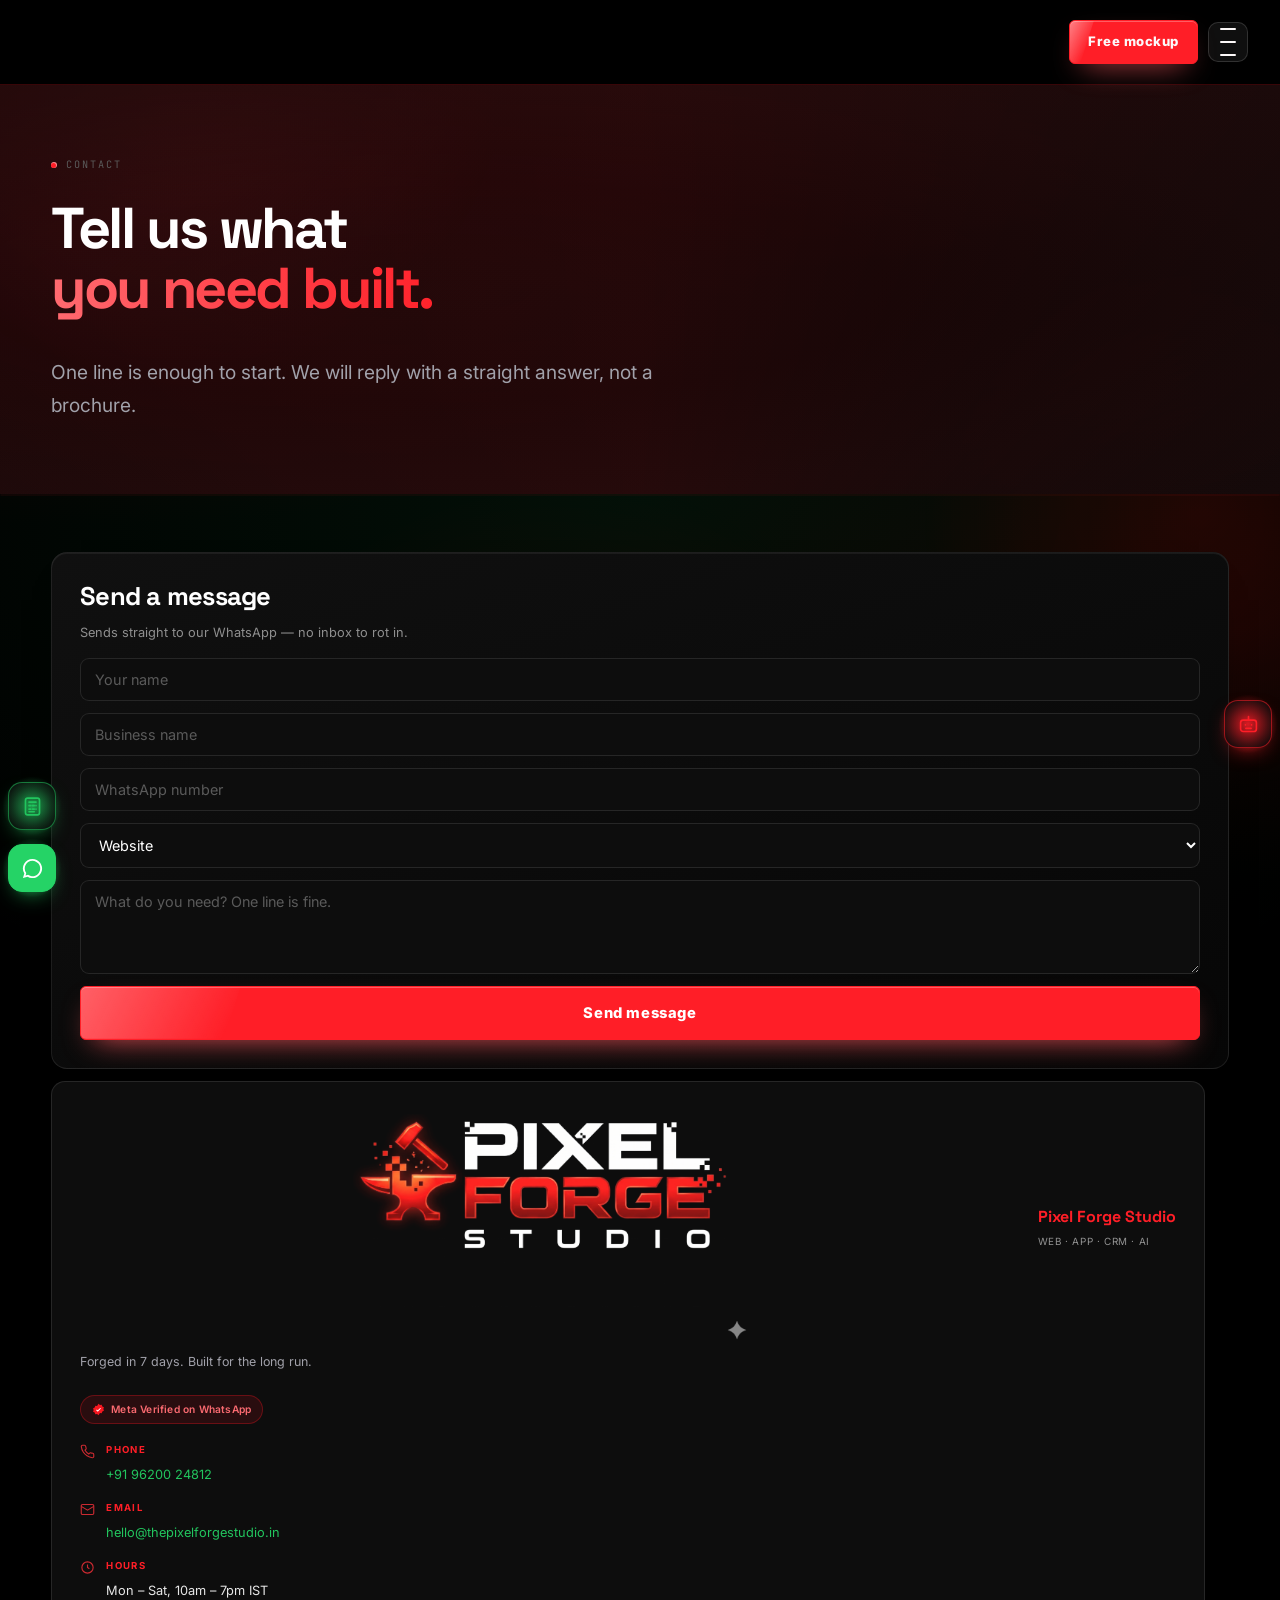
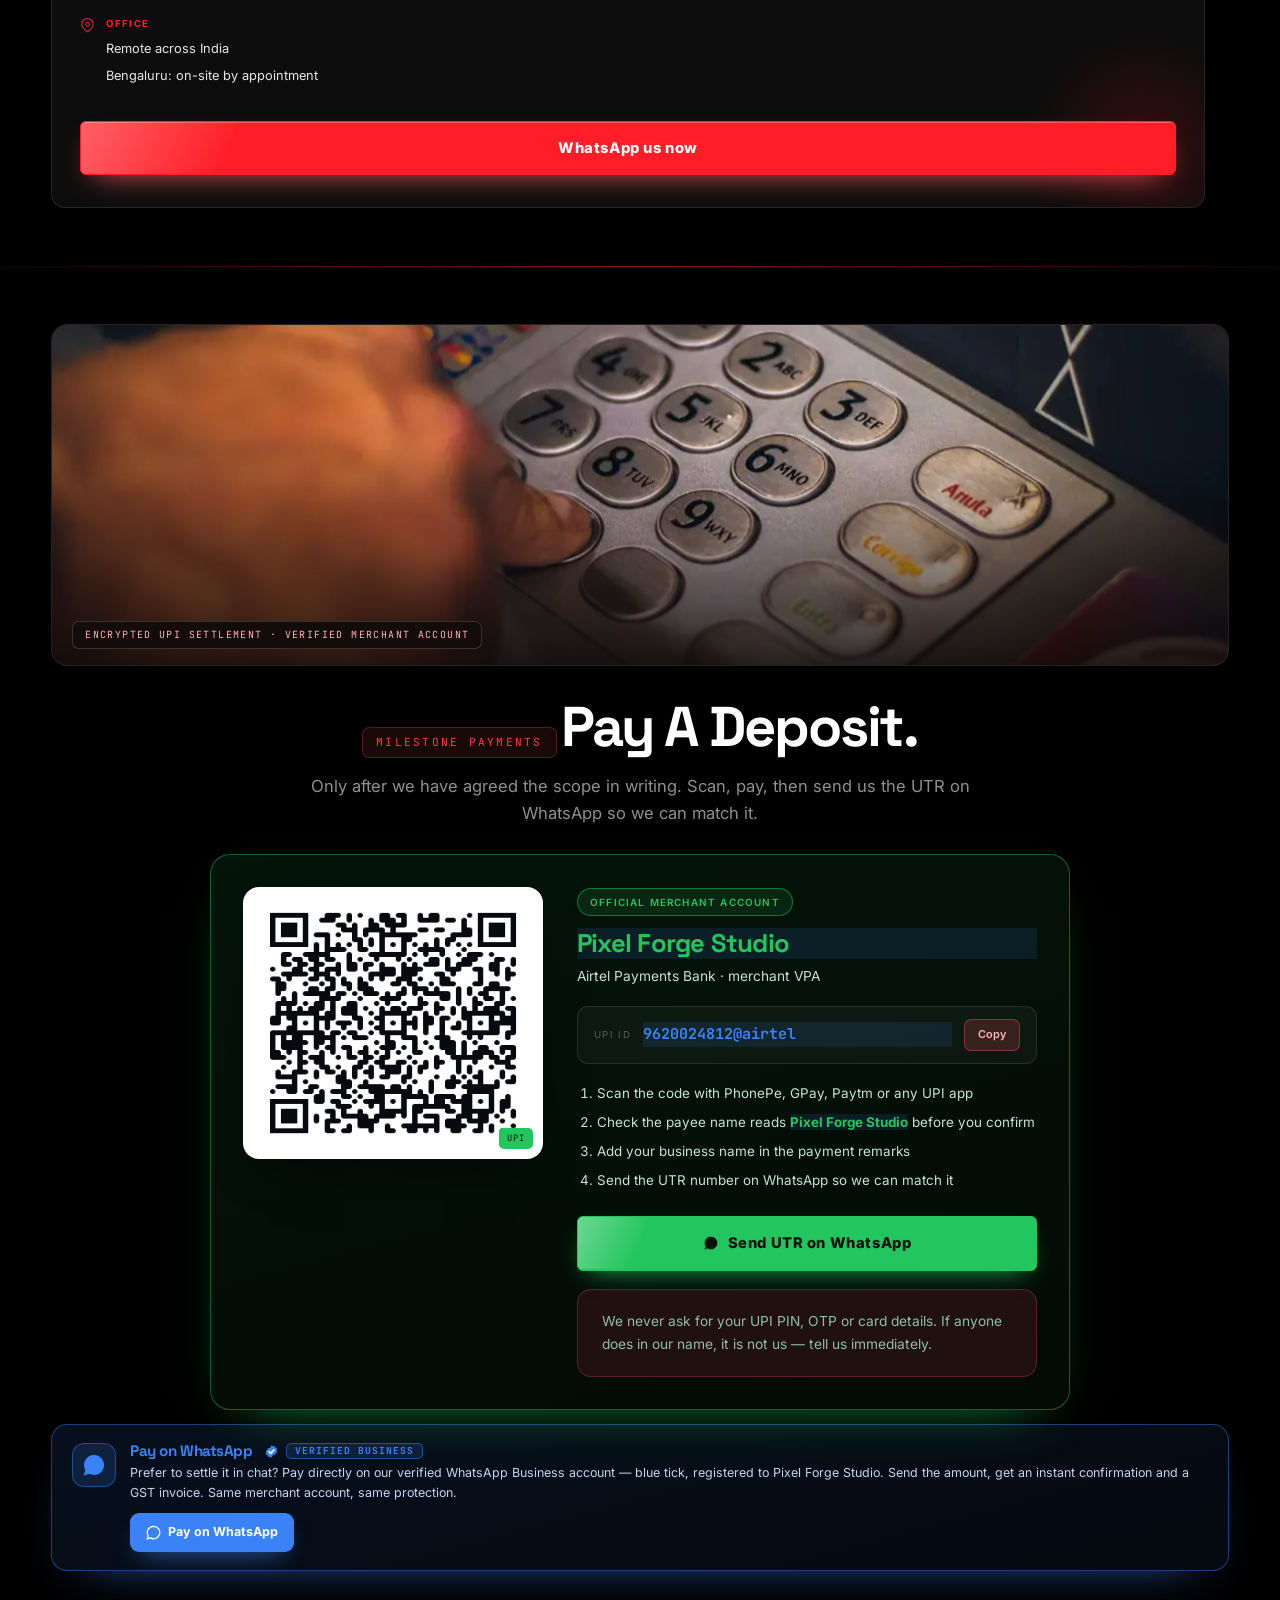
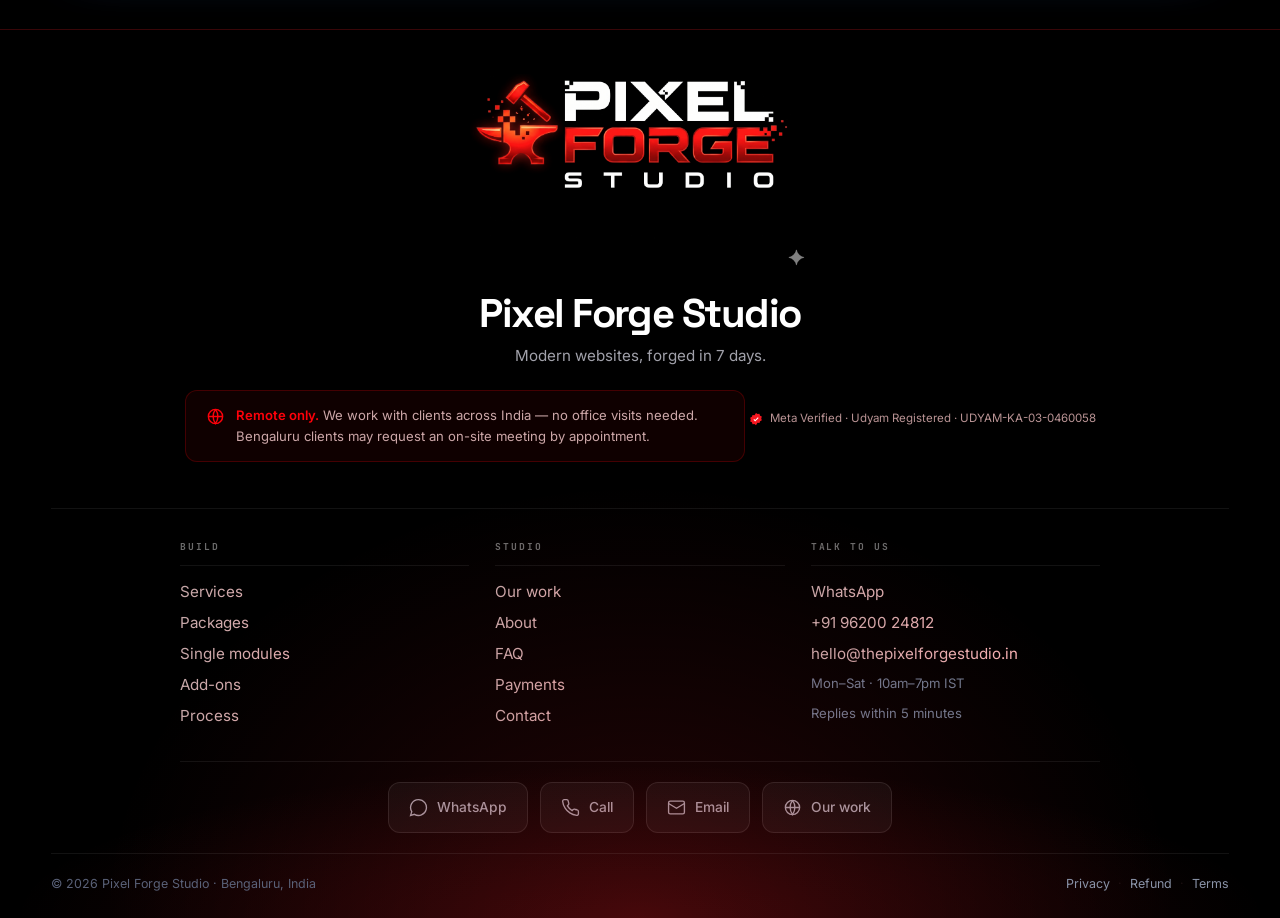
<file: contact.html>
<!DOCTYPE html>
<html lang="en" data-theme="green">
<head>
<meta charset="UTF-8">
<meta name="viewport" content="width=device-width, initial-scale=1.0, viewport-fit=cover">
<title>Contact | Pixel Forge Studio Bengaluru</title>
<meta name="description" content="Tell us what you need built. WhatsApp, phone or form — we reply within five minutes during business hours.">
<meta name="msvalidate.01" content="REPLACE_WITH_BING_VERIFICATION_CODE">
<meta name="theme-color" content="#8B5CF6">
<meta property="og:title" content="Contact | Pixel Forge Studio Bengaluru">
<meta property="og:description" content="Tell us what you need built. WhatsApp, phone or form — we reply within five minutes during business hours.">
<meta property="og:type" content="website">
<meta property="og:url" content="https://thepixelforgestudio.in/contact.html">
<meta name="robots" content="index, follow, max-image-preview:large">
<link rel="canonical" href="https://thepixelforgestudio.in/contact.html">
<link rel="manifest" href="manifest.json">




<link rel="preconnect" href="https://fonts.googleapis.com">
<link rel="preconnect" href="https://fonts.gstatic.com" crossorigin>
<link href="https://fonts.googleapis.com/css2?family=Space+Grotesk:wght@500;600;700&family=Inter:wght@400;500;600&family=JetBrains+Mono:wght@400;500&display=swap" rel="stylesheet">
<link rel="stylesheet" href="assets/css/style.css?v=85">
<link rel="stylesheet" href="assets/css/amoled.css?v=85">
<script>document.documentElement.className+=" js";</script>
<script type="application/ld+json">
{
  "@context": "https://schema.org",
  "@type": "ProfessionalService",
  "name": "Pixel Forge Studio",
  "description": "Website design, business CRM, PWA apps and 24/7 AI assistants for businesses across India. Hand-built, live in 7 days, transparent published pricing.",
  "url": "https://thepixelforgestudio.in",
  "telephone": "+91-96200-24812",
  "email": "hello@thepixelforgestudio.in",
  "areaServed": { "@type": "Country", "name": "India" },
  "address": { "@type": "PostalAddress", "addressLocality": "Bengaluru", "addressRegion": "Karnataka", "addressCountry": "IN" },
  "openingHoursSpecification": {
    "@type": "OpeningHoursSpecification",
    "dayOfWeek": ["Monday","Tuesday","Wednesday","Thursday","Friday","Saturday"],
    "opens": "10:00", "closes": "19:00"
  },
  "priceRange": "₹9,999 – ₹1,49,999",
  "currenciesAccepted": "INR",
  "paymentAccepted": "UPI, Bank Transfer",
  "hasOfferCatalog": {
    "@type": "OfferCatalog",
    "name": "Build Packages",
    "itemListElement": [
      { "@type": "Offer", "name": "Launchpad", "price": "9999", "priceCurrency": "INR",
        "description": "One-page PWA website with Google Business Profile, Bing indexing and WhatsApp setup. Live in 5 days." },
      { "@type": "Offer", "name": "Website — Traditional", "price": "19999", "priceCurrency": "INR",
        "description": "5–10 page hand-built website, mobile-first, SEO setup." },
      { "@type": "Offer", "name": "Website — Empire + AI", "price": "34999", "priceCurrency": "INR",
        "description": "Same build plus a 24/7 AI assistant that answers and qualifies enquiries." },
      { "@type": "Offer", "name": "CRM — Traditional", "price": "49999", "priceCurrency": "INR",
        "description": "Business CRM with leads, pipeline, quotes and GST invoices." },
      { "@type": "Offer", "name": "CRM — Empire + AI", "price": "74999", "priceCurrency": "INR",
        "description": "CRM plus automated lead scoring and routing." },
      { "@type": "Offer", "name": "App — Traditional", "price": "39999", "priceCurrency": "INR",
        "description": "Progressive Web App — installs from the browser, works offline." },
      { "@type": "Offer", "name": "App — Empire + AI", "price": "64999", "priceCurrency": "INR",
        "description": "PWA plus in-app AI assistant and push notifications." },
      { "@type": "Offer", "name": "Website + CRM + App + AI", "price": "149999", "priceCurrency": "INR",
        "description": "Complete build with website, CRM, PWA app and 24/7 AI assistant." }
    ]
  }
}
</script>
<script type="application/ld+json">{"@context":"https://schema.org","@type":"FAQPage","mainEntity":[{"@type":"Question","name":"How can you deliver in seven days when agencies take six weeks?","acceptedAnswer":{"@type":"Answer","text":"Because we removed everything that makes projects slow: no committee, no handoffs between three teams, no waiting on a designer in another timezone. One studio, one design system, one build. We also use AI in our own workflow — that is why seven days is possible, not why it is cheap."}},{"@type":"Question","name":"What if I do not like the design?","acceptedAnswer":{"@type":"Answer","text":"You see a real homepage before you pay anything. If it is not right, you keep it and we part as friends. On a paid build you get two full rounds of changes at the review stage; if it is still wrong, we refund the balance."}},{"@type":"Question","name":"Do I own my website and data?","acceptedAnswer":{"@type":"Answer","text":"Your domain, accounts, customer data, hosting, analytics and Google Ads are all in your name. No lock-in, and no fee to keep your own site."}},{"@type":"Question","name":"What happens after seven days?","acceptedAnswer":{"@type":"Answer","text":"Three months of care is included free: uptime monitoring, backups, security patches and content updates. After month three it continues at ₹2,499 a month, and only if you want it. No auto-renewal."}},{"@type":"Question","name":"Do you work with businesses outside Bengaluru?","acceptedAnswer":{"@type":"Answer","text":"Yes. Most of our work is remote — calls, screen shares and WhatsApp. We have worked with clients across India. Being in Bengaluru helps for photography and local SEO, but it is not a requirement."}},{"@type":"Question","name":"What is included in the AI assistant?","acceptedAnswer":{"@type":"Answer","text":"A chat widget on your site trained on your services, prices, timings and policies. It answers customers, captures their name and number, and hands off to you on WhatsApp when it is unsure. It is updated monthly from real conversations."}},{"@type":"Question","name":"Can I pay in instalments?","acceptedAnswer":{"@type":"Answer","text":"Payment is 100% in advance. Work begins once the full amount is received and the package is procured — we do not start on part-payments. The mockup stays free, so you see the design before committing anything — you pay for each stage as it is delivered."}},{"@type":"Question","name":"What do you need from me to start?","acceptedAnswer":{"@type":"Answer","text":"Your logo if you have one, three to five photographs, your services with prices, your business hours and your WhatsApp number. If you do not have photos, we source licensed images and swap them later."}}]}</script><script type="application/ld+json">[{"@context":"https://schema.org","@type":"WebSite","name":"Pixel Forge Studio","url":"https://thepixelforgestudio.in","potentialAction":{"@type":"SearchAction","target":"https://thepixelforgestudio.in/?q={search_term_string}","query-input":"required name=search_term_string"}},{"@context":"https://schema.org","@type":"BreadcrumbList","itemListElement":[{"@type":"ListItem","position":1,"name":"Home","item":"https://thepixelforgestudio.in/"},{"@type":"ListItem","position":2,"name":"Packages","item":"https://thepixelforgestudio.in/#packages"},{"@type":"ListItem","position":3,"name":"Configure","item":"https://thepixelforgestudio.in/#fullprices"},{"@type":"ListItem","position":4,"name":"Payments","item":"https://thepixelforgestudio.in/#pay"}]},{"@context":"https://schema.org","@type":"Organization","name":"Pixel Forge Studio","url":"https://thepixelforgestudio.in","logo":"https://thepixelforgestudio.in/assets/img/logo-mark.png","email":"hello@thepixelforgestudio.in","telephone":"+91-96200-24812","foundingDate":"2023-10","address":{"@type":"PostalAddress","addressLocality":"Bengaluru","addressRegion":"Karnataka","addressCountry":"IN"},"identifier":{"@type":"PropertyValue","propertyID":"Udyam","value":"UDYAM-KA-03-0460058"}}]</script>
<style id="critical-fixes">
.botpanel,#botpanel{display:none!important;opacity:1!important;animation:none!important;transform:none!important;filter:none!important;visibility:visible!important}
.botpanel.open,#botpanel.open,.botpanel.on,#botpanel.on{display:block!important;opacity:1!important;transform:none!important;pointer-events:auto!important;z-index:9500!important}
@media(max-width:760px){
 .cmpwrap{overflow:visible!important;border:0!important;background:transparent!important}
 .cmp2{min-width:0!important;width:100%!important;display:block!important;background:transparent!important}
 .cmp2 thead{display:none!important}
 .cmp2 tbody{display:block!important}
 .cmp2 tr{display:block!important;margin-bottom:12px;border-radius:14px;background:#12141D;border:1px solid rgba(255,255,255,.10);padding:6px 0;overflow:hidden}
 .cmp2 td{display:grid!important;grid-template-columns:1fr auto;gap:12px;align-items:baseline;padding:11px 16px!important;border-bottom:1px solid rgba(255,255,255,.055)!important;font-size:.82rem!important}
 .cmp2 td:first-child{display:block!important;background:rgba(139,92,246,.10);font-weight:700!important;color:#F8FAFC!important;font-size:.78rem!important;padding:11px 16px!important;margin-bottom:2px}
 .cmp2 td[data-label]::before{content:attr(data-label);font-size:.66rem;letter-spacing:.06em;text-transform:uppercase;color:#6B7590;font-family:'JetBrains Mono',monospace}
 .cmp2 td.us{background:rgba(139,92,246,.08)!important}
}
.brand-mark{overflow:hidden}
.brand-mark img{width:100%!important;height:100%!important;object-fit:contain!important;object-position:center!important;padding:3px}
.mbar a,.mbar .btn,.mbar button{white-space:nowrap!important}
</style>
<link rel="icon" type="image/png" sizes="192x192" href="mark-192.png">
<link rel="icon" type="image/png" sizes="512x512" href="mark-512.png">
<link rel="apple-touch-icon" href="mark-512.png">
</head>
<body data-page="contact.html">
<div class="bg"><i></i><i></i><i></i><i></i></div>
<header class="nav">
  <div class="wrap nav-in">
    <a href="index.html" class="brand">
      <span class="brand-mark"><img decoding="async" src="mark-192.png" alt="Pixel Forge Studio" width="38" height="38" loading="eager"></span>
      <span class="brand-name">Pixel Forge Studio</span>
    </a>
    <nav class="links"><a href="index.html" class="">Home</a><a href="services.html" class="">Services</a><a href="packages.html" class="">Packages</a><a href="add-ons.html" class="">Add-ons</a><a href="work.html" class="">Work</a><a href="about.html" class="">About</a><a href="process.html" class="">Process</a><a href="faq.html" class="">FAQ</a><a href="contact.html" class="on">Contact</a></nav>
    <div class="nav-cta">
      <a class="btn btn-primary btn-sm" href="contact.html">Free mockup</a>
      <button class="burger" id="burger" aria-label="Menu"><i></i><i></i><i></i></button>
    </div>
  </div>
</header>

<main>
<section class="hero" style="padding:64px 0 40px">
  <div class="wrap" style="position:relative;z-index:2">
    <span class="eyebrow"><span class="dot"></span>Contact</span>
    <h1 class="hero-title" style="font-size:clamp(2.2rem,4.6vw,3.6rem)">Tell us what<br><span class="grad">you need built.</span></h1>
    <p class="hero-sub">One line is enough to start. We will reply with a straight answer, not a brochure.</p>
  </div>
</section>
<section class="sec" style="padding-top:10px">
  <div class="wrap">
    <div class="bento">
      <div class="card c-7 rv">
        <h3 style="margin-bottom:18px">Send a message</h3>
        <form name="enquiry" id="enq" novalidate>
          <p style="font-size:.8rem;color:var(--muted-2);margin:-6px 0 14px">Sends straight to our WhatsApp — no inbox to rot in.</p>
          <div style="display:grid;gap:12px">
            <input name="name" placeholder="Your name" required style="background:#fff;border:1px solid var(--line-2);border-radius:9px;padding:12px 14px;color:var(--ink);font-family:inherit;font-size:.9rem;outline:none">
            <input name="business" placeholder="Business name" style="background:#fff;border:1px solid var(--line-2);border-radius:9px;padding:12px 14px;color:var(--ink);font-family:inherit;font-size:.9rem;outline:none">
            <input name="phone" placeholder="WhatsApp number" required style="background:#fff;border:1px solid var(--line-2);border-radius:9px;padding:12px 14px;color:var(--ink);font-family:inherit;font-size:.9rem;outline:none">
            <select name="need" style="background:#fff;border:1px solid var(--line-2);border-radius:9px;padding:12px 14px;color:var(--ink);font-family:inherit;font-size:.9rem;outline:none">
              <option>Website</option><option>CRM</option><option>App</option>
              <option>Website + CRM</option><option>All three</option><option>Add-ons only</option>
            </select>
            <textarea name="message" rows="4" placeholder="What do you need? One line is fine." style="background:#fff;border:1px solid var(--line-2);border-radius:9px;padding:12px 14px;color:var(--ink);font-family:inherit;font-size:.9rem;outline:none;resize:vertical"></textarea>
            <button class="btn btn-primary btn-block" type="submit">Send message</button>
          </div>
        </form>
      </div>
      <div class="dcard rv" data-d="80">
        <div class="dhead">
          <img width="700" height="519" decoding="async" src="assets/img/logo-mark.png" alt="">
          <div><b>Pixel Forge Studio</b><span>WEB · APP · CRM · AI</span></div>
        </div>
        <p class="tagline">Forged in 7 days. Built for the long run.</p>
        <span class="wa-verified" style="margin-bottom:18px"><svg class="vtick" viewBox="0 0 24 24" aria-label="Meta Verified"><path d="M12 1.5l2.6 2.1 3.3-.4 1.1 3.1 3 1.5-1 3.2 1 3.2-3 1.5-1.1 3.1-3.3-.4L12 22.5l-2.6-2.1-3.3.4-1.1-3.1-3-1.5 1-3.2-1-3.2 3-1.5 1.1-3.1 3.3.4z"/><path class="t" d="M10.6 16.2l-3-3 1.3-1.3 1.7 1.7 4.6-4.6 1.3 1.3z"/></svg>Meta Verified on WhatsApp</span>

        <div class="row"><svg viewBox="0 0 24 24"><path d="M22 16.9v3a2 2 0 01-2.2 2 19.8 19.8 0 01-8.6-3.1 19.5 19.5 0 01-6-6A19.8 19.8 0 012.1 4.2 2 2 0 014.1 2h3a2 2 0 012 1.7c.1 1 .4 1.9.7 2.8a2 2 0 01-.5 2.1L8.1 9.9a16 16 0 006 6l1.3-1.3a2 2 0 012.1-.4c.9.3 1.8.6 2.8.7a2 2 0 011.7 2z"/></svg>
          <div><b>Phone</b><span><a href="tel:+919620024812">+91 96200 24812</a></span></div></div>

        <div class="row"><svg viewBox="0 0 24 24"><rect x="2" y="4" width="20" height="16" rx="2"/><path d="M2 7l10 6 10-6"/></svg>
          <div><b>Email</b><span><a href="mailto:hello@thepixelforgestudio.in">hello@thepixelforgestudio.in</a></span></div></div>

        <div class="row"><svg viewBox="0 0 24 24"><circle cx="12" cy="12" r="9"/><path d="M12 7v5l3 2"/></svg>
          <div><b>Hours</b><span>Mon – Sat, 10am – 7pm IST</span></div></div>

        <div class="row"><svg viewBox="0 0 24 24"><path d="M21 10c0 6-9 12-9 12S3 16 3 10a9 9 0 1118 0z"/><circle cx="12" cy="10" r="3"/></svg>
          <div><b>Office</b><span>Remote across India<br>Bengaluru: on-site by appointment</span></div></div>

        <a class="btn btn-primary btn-block" href="https://wa.me/919620024812?text=Hi%20Pixel%20Forge%20Studio%2C%20I%20need%20a%20website." target="_blank" rel="noopener" style="margin-top:20px;position:relative;z-index:1">WhatsApp us now</a>
      </div>
    </div>
  </div>
</section>

<section class="sec" id="pay">
  <div class="wrap">
    <div class="bandimg rv" style="margin:0 0 24px">
      <img src="assets/img/pay-terminal.webp" alt="Card payment terminal — Pixel Forge Studio" loading="lazy" decoding="async" width="1200" height="800">
      <span class="bandcap">Encrypted UPI settlement · verified merchant account</span>
    </div>
    
    <div class="sec-head rv" style="text-align:center;margin:0 auto 36px;max-width:620px">
      <span class="num c3" style="text-align:center">MILESTONE PAYMENTS</span>
      <h2 style="margin-bottom:12px">Pay A Deposit.</h2>
      <p style="margin:0 auto">Only after we have agreed the scope in writing. Scan, pay, then send us the UTR on WhatsApp so we can match it.</p>
    </div>

    <div class="paybox rv">
      <div class="payqr">
        <img decoding="async" src="assets/img/upi-qr.png" alt="UPI QR code to pay Pixel Forge Studio" width="240" height="240" loading="lazy">
        <span class="paylogo">UPI</span>
      </div>
      <div class="payinfo">
        <span class="pill-ember">Official merchant account</span>
        <h3 style="margin:12px 0 6px">Pixel Forge Studio</h3>
        <p style="color:var(--muted);font-size:.86rem;margin:0 0 18px">Airtel Payments Bank · merchant VPA</p>

        <div class="upiline">
          <span>UPI ID</span>
          <b id="upi-id">9620024812@airtel</b>
          <button type="button" id="copy-upi" aria-label="Copy UPI ID">Copy</button>
        </div>

        <ol class="paysteps">
          <li>Scan the code with PhonePe, GPay, Paytm or any UPI app</li>
          <li>Check the payee name reads <strong>Pixel Forge Studio</strong> before you confirm</li>
          <li>Add your business name in the payment remarks</li>
          <li>Send the UTR number on WhatsApp so we can match it</li>
        </ol>

        <a class="btn btn-primary btn-block" href="https://wa.me/919620024812?text=Hi%20Pixel%20Forge%20Studio%2C%20I%20have%20made%20a%20deposit.%20UTR%3A%20" target="_blank" rel="noopener" style="margin-top:18px">
          <svg viewBox="0 0 24 24" fill="currentColor" style="width:16px;height:16px"><path d="M12 2a10 10 0 00-8.5 15.2L2 22l4.9-1.4A10 10 0 1012 2z"/></svg>
          Send UTR on WhatsApp</a>

        <p class="paynote">We never ask for your UPI PIN, OTP or card details. If anyone does in our name, it is not us — tell us immediately.</p>
      </div>
    </div>
<div class="wa-pay">
      <div class="wa-ico"><svg viewBox="0 0 24 24"><path d="M12 2a10 10 0 00-8.5 15.2L2 22l4.9-1.4A10 10 0 1012 2z"/><path d="M8.5 8.5c.3-.6.7-.6 1-.6h.8c.3 0 .6.1.8.6l.7 1.7c.1.3 0 .5-.2.7l-.6.6c-.2.2-.2.4-.1.6.5 1 1.5 2 2.5 2.5.2.1.4.1.6-.1l.6-.6c.2-.2.4-.3.7-.2l1.7.7c.5.2.6.5.6.8v.8c0 .3 0 .7-.6 1-1.5.9-3.6.6-5.6-.9-2-1.5-3.5-3.5-4-5-.3-.9-.2-2 .1-2.6z"/></svg></div>
      <div>
        <h4>Pay on WhatsApp <svg class="vtick" viewBox="0 0 24 24" aria-label="Verified"><path d="M12 2l2.4 1.7 2.9-.3 1.1 2.7 2.5 1.5-.6 2.9.6 2.9-2.5 1.5-1.1 2.7-2.9-.3L12 22l-2.4-1.7-2.9.3-1.1-2.7L3.1 16.4l.6-2.9-.6-2.9 2.5-1.5 1.1-2.7 2.9.3z"/><polyline points="8.2,12.2 11,15 16,9.4"/></svg> <span class="badge-verified">Verified Business</span></h4>
        <p>Prefer to settle it in chat? Pay directly on our verified WhatsApp Business account — blue tick, registered to Pixel Forge Studio. Send the amount, get an instant confirmation and a GST invoice. Same merchant account, same protection.</p>
        <a class="wabtn" href="https://wa.me/919620024812?text=Hi%20Pixel%20Forge%20Studio%2C%20I%20would%20like%20to%20pay%20and%20confirm%20my%20order." target="_blank" rel="noopener">
          <svg viewBox="0 0 24 24" width="15" height="15" fill="none" stroke="currentColor" stroke-width="2"><path d="M12 2a10 10 0 00-8.5 15.2L2 22l4.9-1.4A10 10 0 1012 2z"/></svg>
          Pay on WhatsApp
        </a>
      </div>
    </div>
  </div>
</section>
</main>

<footer>
  <div class="f-edge">

    <div class="f-hero">
      <a href="index.html" class="f-brandmark">
        <img decoding="async" src="assets/img/logo-mark.png" alt="Pixel Forge Studio" width="76" height="56">
      </a>
      <h2 class="f-title">Pixel Forge Studio</h2>
      <p class="f-tag">Modern websites, forged in 7 days.</p>
      <div class="f-remote">
        <svg viewBox="0 0 24 24" fill="none" stroke="currentColor" stroke-width="1.8"><circle cx="12" cy="12" r="9"/><path d="M3 12h18M12 3a15 15 0 010 18 15 15 0 010-18"/></svg>
        <span><b>Remote only.</b> We work with clients across India — no office visits needed. Bengaluru clients may request an on-site meeting by appointment.</span>
      </div>
      <div class="f-verified"><svg class="vtick" viewBox="0 0 24 24" aria-label="Meta Verified"><path d="M12 1.5l2.6 2.1 3.3-.4 1.1 3.1 3 1.5-1 3.2 1 3.2-3 1.5-1.1 3.1-3.3-.4L12 22.5l-2.6-2.1-3.3.4-1.1-3.1-3-1.5 1-3.2-1-3.2 3-1.5 1.1-3.1 3.3.4z"/><path class="t" d="M10.6 16.2l-3-3 1.3-1.3 1.7 1.7 4.6-4.6 1.3 1.3z"/></svg><span>Meta Verified · Udyam Registered · UDYAM-KA-03-0460058</span></div>
    </div>

    <div class="f-cols">
      <div class="f-col">
        <h5>Build</h5>
        <a href="#services">Services</a>
        <a href="#packages">Packages</a>
        <a href="#standalone">Single modules</a>
        <a href="#addons">Add-ons</a>
        <a href="#process">Process</a>
      </div>
      <div class="f-col">
        <h5>Studio</h5>
        <a href="#work">Our work</a>
        <a href="#about">About</a>
        <a href="#faq">FAQ</a>
        <a href="#pay">Payments</a>
        <a href="#contact">Contact</a>
      </div>
      <div class="f-col">
        <h5>Talk to us</h5>
        <a href="https://wa.me/919620024812" target="_blank" rel="noopener">WhatsApp</a>
        <a href="tel:+919620024812">+91 96200 24812</a>
        <a href="mailto:hello@thepixelforgestudio.in">hello@thepixelforgestudio.in</a>
        <span class="f-note">Mon–Sat · 10am–7pm IST</span>
        <span class="f-note">Replies within 5 minutes</span>
      </div>
    </div>

    <div class="f-socials">
      <a href="https://wa.me/919620024812" target="_blank" rel="noopener" aria-label="WhatsApp">
        <svg viewBox="0 0 24 24"><path d="M12 2a10 10 0 00-8.5 15.2L2 22l4.9-1.4A10 10 0 1012 2z"/></svg>
        <span>WhatsApp</span></a>
      <a href="tel:+919620024812" aria-label="Call">
        <svg viewBox="0 0 24 24"><path d="M22 16.9v3a2 2 0 01-2.2 2 19.8 19.8 0 01-8.6-3.1 19.5 19.5 0 01-6-6A19.8 19.8 0 012.1 4.2 2 2 0 014.1 2h3a2 2 0 012 1.7c.1 1 .4 1.9.7 2.8a2 2 0 01-.5 2.1L8.1 9.9a16 16 0 006 6l1.3-1.3a2 2 0 012.1-.4c.9.3 1.8.6 2.8.7a2 2 0 011.7 2z"/></svg>
        <span>Call</span></a>
      <a href="mailto:hello@thepixelforgestudio.in" aria-label="Email">
        <svg viewBox="0 0 24 24"><rect x="2" y="4" width="20" height="16" rx="2"/><path d="M2 7l10 6 10-6"/></svg>
        <span>Email</span></a>
      <a href="https://redmobilerepair.in" target="_blank" rel="noopener" aria-label="Client work">
        <svg viewBox="0 0 24 24"><circle cx="12" cy="12" r="9"/><path d="M3 12h18M12 3a15 15 0 010 18 15 15 0 010-18"/></svg>
        <span>Our work</span></a>
    </div>

    <div class="f-legal">
      <span class="f-copy">© 2026 Pixel Forge Studio · Bengaluru, India</span>
      <nav class="f-legal-links">
        <a href="privacy.html">Privacy</a><span>·</span>
        <a href="refund.html">Refund</a><span>·</span>
        <a href="terms.html">Terms</a>
      </nav>
    </div>
  </div>
</footer>


<div class="botwrap" id="botwrap">
  <div class="botpanel" id="botpanel">
    <div class="bot-head">
      <span class="av"><svg viewBox="0 0 24 24"><rect x="4" y="7" width="16" height="12" rx="3"/><path d="M12 3v4M9 13h.01M15 13h.01"/></svg></span>
      <span><b>Pixel Forge Assistant</b><small>● Online · replies instantly</small></span>
    </div>
    <div class="botlog" id="botlog"></div>
    <form class="botform" id="botform">
      <input id="botinput" placeholder="Ask about pricing, timelines…" autocomplete="off">
      <button type="submit" aria-label="Send"><svg viewBox="0 0 24 24"><path d="M5 12h14M13 6l6 6-6 6"/></svg></button>
    </form>
    <div class="bot-foot"><a href="https://wa.me/919620024812" target="_blank" rel="noopener">Talk to Pixel Forge Studio →</a></div>
  </div>
  
</div>
<div class="fab" id="fab" style="position:fixed !important;right:16px !important;bottom:20px !important;z-index:9990 !important;display:flex !important;flex-direction:column !important;align-items:center !important;gap:10px !important;">
  <a class="fab-btn fab-price" href="#fullprices" aria-label="Price estimator" style="width:48px !important;height:48px !important;border-radius:14px !important;display:grid !important;place-items:center !important;background:#0a0a0a !important;border:1px solid rgba(34,197,94,.55) !important;box-shadow:0 8px 22px -10px rgba(34,197,94,.9) !important;text-decoration:none !important;color:#22c55e !important;">
    <svg viewBox="0 0 24 24" style="width:21px !important;height:21px !important;fill:none !important;stroke:#22c55e !important;stroke-width:1.9 !important;stroke-linecap:round !important;stroke-linejoin:round !important;"><rect x="4" y="2.5" width="16" height="19" rx="2.5"/><path d="M8 7h8M8 11h2M12 11h2M16 11h.01M8 15h2M12 15h2M16 15h.01M8 18h6"/></svg>
  </a>
  <button class="fab-btn botbtn" id="botbtn" aria-label="Open assistant" style="position:relative !important;width:48px !important;height:48px !important;border-radius:14px !important;display:grid !important;place-items:center !important;background:#0a0a0a !important;border:1px solid rgba(255,30,39,.55) !important;box-shadow:0 8px 22px -10px rgba(255,30,39,.9) !important;cursor:pointer !important;">
    <svg viewBox="0 0 24 24" style="width:21px !important;height:21px !important;fill:none !important;stroke:#ff1e27 !important;stroke-width:1.9 !important;stroke-linecap:round !important;stroke-linejoin:round !important;"><rect x="3" y="7" width="18" height="13" rx="3"/><path d="M12 3v4M8.5 12.5h.01M15.5 12.5h.01M9 16.5h6"/></svg>
  </button>
  <a class="fab-btn fab-wa" href="https://wa.me/919620024812?text=Hi%20Pixel%20Forge%20Studio%2C%20I%27d%20like%20a%20quote." target="_blank" rel="noopener" aria-label="WhatsApp" style="width:48px !important;height:48px !important;border-radius:14px !important;display:grid !important;place-items:center !important;background:#25D366 !important;border:1px solid #25D366 !important;box-shadow:0 8px 22px -10px rgba(37,211,102,.95) !important;text-decoration:none !important;">
    <svg viewBox="0 0 24 24" style="width:23px !important;height:23px !important;fill:#fff !important;stroke:none !important;"><path d="M12 2a10 10 0 00-8.5 15.2L2 22l4.9-1.4A10 10 0 1012 2zm0 2a8 8 0 11-4.2 14.8l-.4-.2-2.6.7.7-2.5-.2-.4A8 8 0 0112 4z"/></svg>
  </a>
</div>
<div class="xmodal" id="xmodal" role="dialog" aria-modal="true" aria-labelledby="xtitle">
  <div class="xcard">
    <button class="xclose" id="xclose" aria-label="Close">×</button>
    <span class="pill-ember">Free · no card</span>
    <h3 id="xtitle">Want to see your homepage first?</h3>
    <p>Send us your business name and we will design a real homepage for it — free, within 48 hours. If you do not like it, you keep it and we part as friends.</p>
    <a class="btn btn-primary" href="https://wa.me/919620024812?text=Hi%20Pixel%20Forge%20Studio%2C%20I%27d%20like%20the%20free%2048-hour%20homepage%20concept." target="_blank" rel="noopener">Claim my free homepage →</a>
    <span class="later" id="xlater">No thanks, just browsing</span>
  </div>
</div>

<div class="pmodal" id="pmodal" role="dialog" aria-modal="true" aria-labelledby="ptitle">
  <div class="pcard-m">
    <button class="pclose" id="pclose" aria-label="Close">×</button>

    <div class="pstep" id="pstep1">
      <span class="pill-ember">Step 1 of 2 · Your details</span>
      <h3 id="ptitle">Build your order</h3>
      <p class="psub" id="psummary">—</p>
      <form id="pform">
        <div class="pgrid2">
          <label>Full name <i>*</i><input name="pname" required autocomplete="name"></label>
          <label>Mobile (WhatsApp) <i>*</i><input name="pphone" required inputmode="numeric" autocomplete="tel" placeholder="10 digits"></label>
          <label>Business name <i>*</i><input name="pbiz" required autocomplete="organization"></label>
          <label>Business type <i>*</i>
            <select name="ptype" required>
              <option value="">Select…</option>
              <option>Retail shop</option><option>Salon / spa</option><option>Clinic / hospital</option>
              <option>Hotel / restaurant</option><option>Real estate</option><option>Consultant / lawyer</option>
              <option>Manufacturer / wholesale</option><option>E-commerce</option><option>Agency</option><option>Other</option>
            </select>
          </label>
          <label>City <i>*</i><input name="pcity" required autocomplete="address-level2"></label>
          <label>Email <span class="opt">optional</span><input name="pemail" type="email" autocomplete="email"></label>
          <label>GST number <span class="opt">optional</span><input name="pgst"></label>
          <label>Anything we should know <span class="opt">optional</span><input name="pnote"></label>
        </div>
        <p class="perr" id="perr"></p>
        <button type="submit" class="btn btn-primary btn-block" style="margin-top:18px">Continue to payment →</button>
        <p class="pfoot">You will see the amount and a UPI code on the next screen. No card needed.</p>
      </form>
    </div>

    <div class="pstep" id="pstep2" style="display:none">
      <span class="pill-ember">Step 2 of 2 · Payment</span>
      <h3>Pay your deposit</h3>
      <div class="pamount" id="pamount">—</div>
      <div class="ppayrow">
        <div class="pqr"><img decoding="async" src="assets/img/upi-qr.png" alt="UPI QR to pay Pixel Forge Studio" width="180" height="180"></div>
        <div class="pinfo">
          <div class="upiline" style="margin-bottom:12px">
            <span>UPI ID</span><b id="upi2">9620024812@airtel</b>
            <button type="button" id="copy-upi2">Copy</button>
          </div>
          <ol class="paysteps" style="margin:0">
            <li>Scan with any UPI app, or tap the button below on your phone</li>
            <li>Check the payee reads <strong>Pixel Forge Studio</strong></li>
            <li>Add your business name in the remarks</li>
          </ol>
          <a class="btn btn-primary btn-block" id="puplink" href="#" style="margin-top:14px">Open UPI app</a>
        </div>
      </div>
      <a class="btn btn-ghost btn-block" id="pconfirm" href="#" target="_blank" rel="noopener" style="margin-top:14px">
        I have paid — send my order on WhatsApp →</a>
      <p class="pfoot">We match your payment to this order by your name and amount, usually within minutes during business hours. Keep the UTR from your UPI app.</p>
    </div>
  </div>
</div>

<div class="pkgmodal" id="pkgmodal" role="dialog" aria-modal="true">
  <div class="pkgcard">
    <button class="pkgclose" id="pkgclose" aria-label="Close">×</button>
    <div id="pkgbody"></div>
  </div>
</div>
<div class="mbar" style="position:fixed !important;left:0 !important;right:0 !important;bottom:0 !important;z-index:9992 !important;display:none !important;gap:8px !important;padding:10px 12px calc(10px + env(safe-area-inset-bottom)) !important;background:#000 !important;border-top:1px solid rgba(255,30,39,.3) !important;">
  <a class="m1" href="https://wa.me/919620024812?text=Hi%20Pixel%20Forge%20Studio%2C%20I%20want%20to%20discuss%20a%20project." target="_blank" rel="noopener">
    <svg viewBox="0 0 24 24"><path d="M12 2a10 10 0 00-8.5 15.2L2 22l4.9-1.4A10 10 0 1012 2z"/></svg>WhatsApp us</a>
  <a class="m2" href="contact.html#enq">
    <svg viewBox="0 0 24 24"><path d="M13 2L4.5 13H11l-1 9 8.5-11H12z"/></svg>Get Discovery Quote</a>
</div>
<script src="assets/js/main.js?v=79" defer></script>
</body>
</html>
</file>
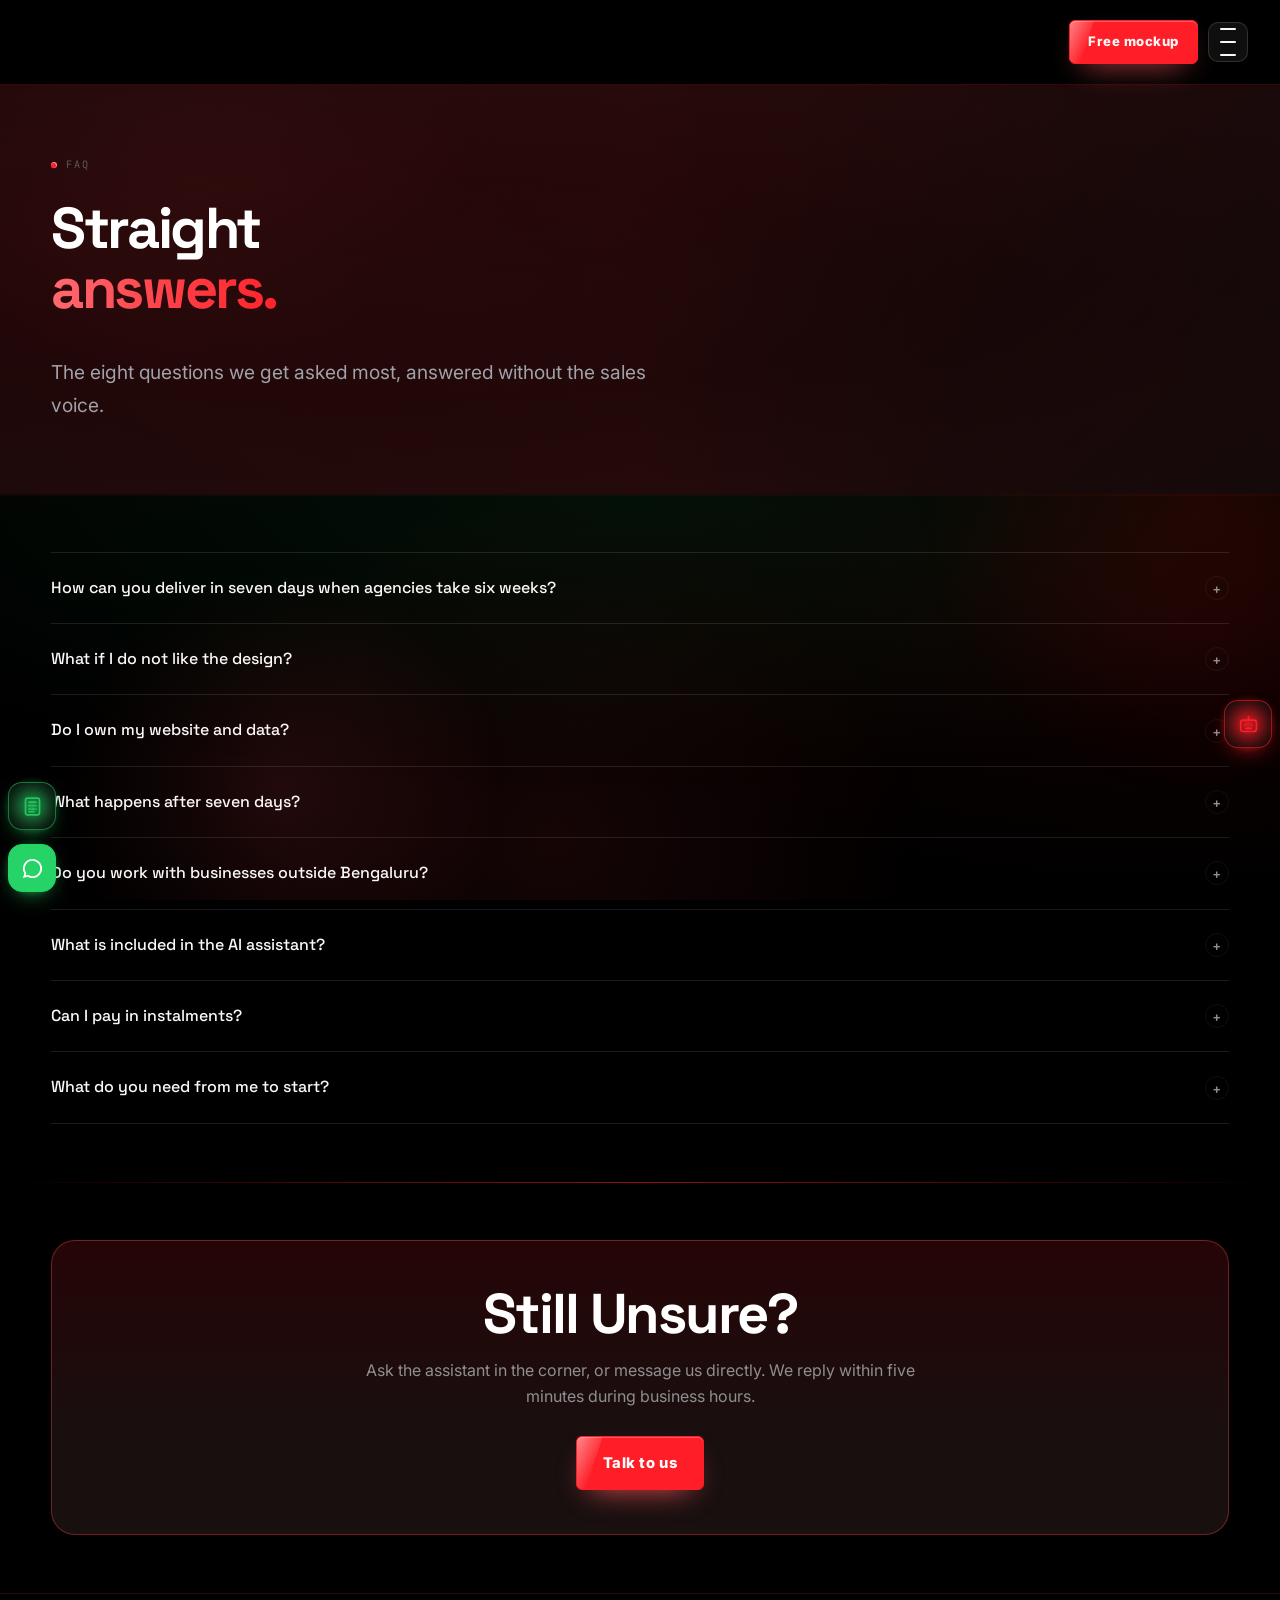
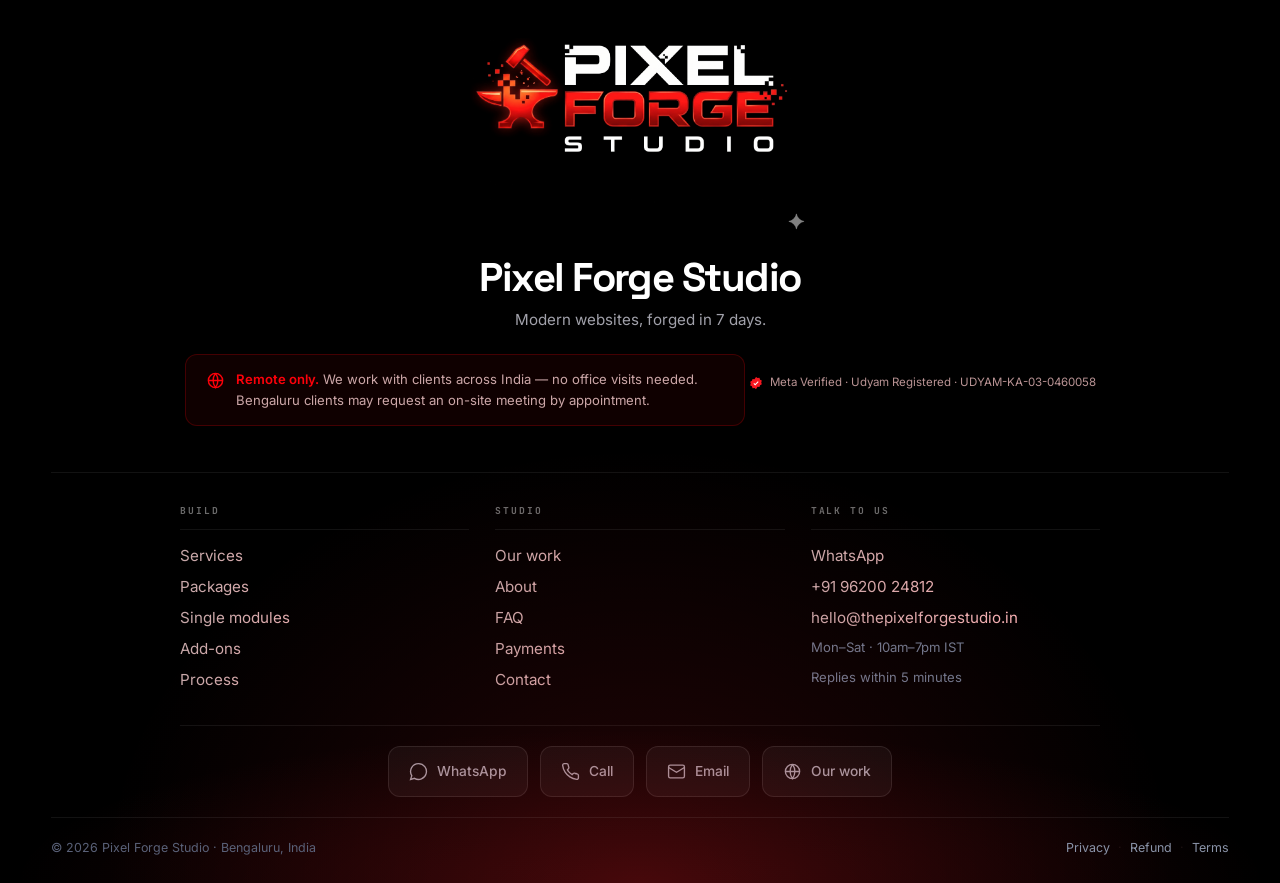
<file: faq.html>
<!DOCTYPE html>
<html lang="en" data-theme="green">
<head>
<meta charset="UTF-8">
<meta name="viewport" content="width=device-width, initial-scale=1.0, viewport-fit=cover">
<title>FAQ | Pixel Forge Studio</title>
<meta name="description" content="How we deliver in seven days, who manages the platform, what happens after launch, and what we need from you.">
<meta name="msvalidate.01" content="REPLACE_WITH_BING_VERIFICATION_CODE">
<meta name="theme-color" content="#8B5CF6">
<meta property="og:title" content="FAQ | Pixel Forge Studio">
<meta property="og:description" content="How we deliver in seven days, who manages the platform, what happens after launch, and what we need from you.">
<meta property="og:type" content="website">
<meta property="og:url" content="https://thepixelforgestudio.in/faq.html">
<meta name="robots" content="index, follow, max-image-preview:large">
<link rel="canonical" href="https://thepixelforgestudio.in/faq.html">
<link rel="manifest" href="manifest.json">




<link rel="preconnect" href="https://fonts.googleapis.com">
<link rel="preconnect" href="https://fonts.gstatic.com" crossorigin>
<link href="https://fonts.googleapis.com/css2?family=Space+Grotesk:wght@500;600;700&family=Inter:wght@400;500;600&family=JetBrains+Mono:wght@400;500&display=swap" rel="stylesheet">
<link rel="stylesheet" href="assets/css/style.css?v=85">
<link rel="stylesheet" href="assets/css/amoled.css?v=85">
<script>document.documentElement.className+=" js";</script>
<script type="application/ld+json">
{
  "@context": "https://schema.org",
  "@type": "ProfessionalService",
  "name": "Pixel Forge Studio",
  "description": "Website design, business CRM, PWA apps and 24/7 AI assistants for businesses across India. Hand-built, live in 7 days, transparent published pricing.",
  "url": "https://thepixelforgestudio.in",
  "telephone": "+91-96200-24812",
  "email": "hello@thepixelforgestudio.in",
  "areaServed": { "@type": "Country", "name": "India" },
  "address": { "@type": "PostalAddress", "addressLocality": "Bengaluru", "addressRegion": "Karnataka", "addressCountry": "IN" },
  "openingHoursSpecification": {
    "@type": "OpeningHoursSpecification",
    "dayOfWeek": ["Monday","Tuesday","Wednesday","Thursday","Friday","Saturday"],
    "opens": "10:00", "closes": "19:00"
  },
  "priceRange": "₹9,999 – ₹1,49,999",
  "currenciesAccepted": "INR",
  "paymentAccepted": "UPI, Bank Transfer",
  "hasOfferCatalog": {
    "@type": "OfferCatalog",
    "name": "Build Packages",
    "itemListElement": [
      { "@type": "Offer", "name": "Launchpad", "price": "9999", "priceCurrency": "INR",
        "description": "One-page PWA website with Google Business Profile, Bing indexing and WhatsApp setup. Live in 5 days." },
      { "@type": "Offer", "name": "Website — Traditional", "price": "19999", "priceCurrency": "INR",
        "description": "5–10 page hand-built website, mobile-first, SEO setup." },
      { "@type": "Offer", "name": "Website — Empire + AI", "price": "34999", "priceCurrency": "INR",
        "description": "Same build plus a 24/7 AI assistant that answers and qualifies enquiries." },
      { "@type": "Offer", "name": "CRM — Traditional", "price": "49999", "priceCurrency": "INR",
        "description": "Business CRM with leads, pipeline, quotes and GST invoices." },
      { "@type": "Offer", "name": "CRM — Empire + AI", "price": "74999", "priceCurrency": "INR",
        "description": "CRM plus automated lead scoring and routing." },
      { "@type": "Offer", "name": "App — Traditional", "price": "39999", "priceCurrency": "INR",
        "description": "Progressive Web App — installs from the browser, works offline." },
      { "@type": "Offer", "name": "App — Empire + AI", "price": "64999", "priceCurrency": "INR",
        "description": "PWA plus in-app AI assistant and push notifications." },
      { "@type": "Offer", "name": "Website + CRM + App + AI", "price": "149999", "priceCurrency": "INR",
        "description": "Complete build with website, CRM, PWA app and 24/7 AI assistant." }
    ]
  }
}
</script>
<script type="application/ld+json">{"@context":"https://schema.org","@type":"FAQPage","mainEntity":[{"@type":"Question","name":"How can you deliver in seven days when agencies take six weeks?","acceptedAnswer":{"@type":"Answer","text":"Because we removed everything that makes projects slow: no committee, no handoffs between three teams, no waiting on a designer in another timezone. One studio, one design system, one build. We also use AI in our own workflow — that is why seven days is possible, not why it is cheap."}},{"@type":"Question","name":"What if I do not like the design?","acceptedAnswer":{"@type":"Answer","text":"You see a real homepage before you pay anything. If it is not right, you keep it and we part as friends. On a paid build you get two full rounds of changes at the review stage; if it is still wrong, we refund the balance."}},{"@type":"Question","name":"Do I own my website and data?","acceptedAnswer":{"@type":"Answer","text":"Your domain, accounts, customer data, hosting, analytics and Google Ads are all in your name. No lock-in, and no fee to keep your own site."}},{"@type":"Question","name":"What happens after seven days?","acceptedAnswer":{"@type":"Answer","text":"Three months of care is included free: uptime monitoring, backups, security patches and content updates. After month three it continues at ₹2,499 a month, and only if you want it. No auto-renewal."}},{"@type":"Question","name":"Do you work with businesses outside Bengaluru?","acceptedAnswer":{"@type":"Answer","text":"Yes. Most of our work is remote — calls, screen shares and WhatsApp. We have worked with clients across India. Being in Bengaluru helps for photography and local SEO, but it is not a requirement."}},{"@type":"Question","name":"What is included in the AI assistant?","acceptedAnswer":{"@type":"Answer","text":"A chat widget on your site trained on your services, prices, timings and policies. It answers customers, captures their name and number, and hands off to you on WhatsApp when it is unsure. It is updated monthly from real conversations."}},{"@type":"Question","name":"Can I pay in instalments?","acceptedAnswer":{"@type":"Answer","text":"Payment is 100% in advance. Work begins once the full amount is received and the package is procured — we do not start on part-payments. The mockup stays free, so you see the design before committing anything — you pay for each stage as it is delivered."}},{"@type":"Question","name":"What do you need from me to start?","acceptedAnswer":{"@type":"Answer","text":"Your logo if you have one, three to five photographs, your services with prices, your business hours and your WhatsApp number. If you do not have photos, we source licensed images and swap them later."}}]}</script><script type="application/ld+json">[{"@context":"https://schema.org","@type":"WebSite","name":"Pixel Forge Studio","url":"https://thepixelforgestudio.in","potentialAction":{"@type":"SearchAction","target":"https://thepixelforgestudio.in/?q={search_term_string}","query-input":"required name=search_term_string"}},{"@context":"https://schema.org","@type":"BreadcrumbList","itemListElement":[{"@type":"ListItem","position":1,"name":"Home","item":"https://thepixelforgestudio.in/"},{"@type":"ListItem","position":2,"name":"Packages","item":"https://thepixelforgestudio.in/#packages"},{"@type":"ListItem","position":3,"name":"Configure","item":"https://thepixelforgestudio.in/#fullprices"},{"@type":"ListItem","position":4,"name":"Payments","item":"https://thepixelforgestudio.in/#pay"}]},{"@context":"https://schema.org","@type":"Organization","name":"Pixel Forge Studio","url":"https://thepixelforgestudio.in","logo":"https://thepixelforgestudio.in/assets/img/logo-mark.png","email":"hello@thepixelforgestudio.in","telephone":"+91-96200-24812","foundingDate":"2023-10","address":{"@type":"PostalAddress","addressLocality":"Bengaluru","addressRegion":"Karnataka","addressCountry":"IN"},"identifier":{"@type":"PropertyValue","propertyID":"Udyam","value":"UDYAM-KA-03-0460058"}}]</script>
<style id="critical-fixes">
.botpanel,#botpanel{display:none!important;opacity:1!important;animation:none!important;transform:none!important;filter:none!important;visibility:visible!important}
.botpanel.open,#botpanel.open,.botpanel.on,#botpanel.on{display:block!important;opacity:1!important;transform:none!important;pointer-events:auto!important;z-index:9500!important}
@media(max-width:760px){
 .cmpwrap{overflow:visible!important;border:0!important;background:transparent!important}
 .cmp2{min-width:0!important;width:100%!important;display:block!important;background:transparent!important}
 .cmp2 thead{display:none!important}
 .cmp2 tbody{display:block!important}
 .cmp2 tr{display:block!important;margin-bottom:12px;border-radius:14px;background:#12141D;border:1px solid rgba(255,255,255,.10);padding:6px 0;overflow:hidden}
 .cmp2 td{display:grid!important;grid-template-columns:1fr auto;gap:12px;align-items:baseline;padding:11px 16px!important;border-bottom:1px solid rgba(255,255,255,.055)!important;font-size:.82rem!important}
 .cmp2 td:first-child{display:block!important;background:rgba(139,92,246,.10);font-weight:700!important;color:#F8FAFC!important;font-size:.78rem!important;padding:11px 16px!important;margin-bottom:2px}
 .cmp2 td[data-label]::before{content:attr(data-label);font-size:.66rem;letter-spacing:.06em;text-transform:uppercase;color:#6B7590;font-family:'JetBrains Mono',monospace}
 .cmp2 td.us{background:rgba(139,92,246,.08)!important}
}
.brand-mark{overflow:hidden}
.brand-mark img{width:100%!important;height:100%!important;object-fit:contain!important;object-position:center!important;padding:3px}
.mbar a,.mbar .btn,.mbar button{white-space:nowrap!important}
</style>
<link rel="icon" type="image/png" sizes="192x192" href="mark-192.png">
<link rel="icon" type="image/png" sizes="512x512" href="mark-512.png">
<link rel="apple-touch-icon" href="mark-512.png">
</head>
<body data-page="faq.html">
<div class="bg"><i></i><i></i><i></i><i></i></div>
<header class="nav">
  <div class="wrap nav-in">
    <a href="index.html" class="brand">
      <span class="brand-mark"><img decoding="async" src="mark-192.png" alt="Pixel Forge Studio" width="38" height="38" loading="eager"></span>
      <span class="brand-name">Pixel Forge Studio</span>
    </a>
    <nav class="links"><a href="index.html" class="">Home</a><a href="services.html" class="">Services</a><a href="packages.html" class="">Packages</a><a href="add-ons.html" class="">Add-ons</a><a href="work.html" class="">Work</a><a href="about.html" class="">About</a><a href="process.html" class="">Process</a><a href="faq.html" class="on">FAQ</a><a href="contact.html" class="">Contact</a></nav>
    <div class="nav-cta">
      <a class="btn btn-primary btn-sm" href="contact.html">Free mockup</a>
      <button class="burger" id="burger" aria-label="Menu"><i></i><i></i><i></i></button>
    </div>
  </div>
</header>

<main>
<section class="hero" style="padding:64px 0 40px">
  <div class="wrap" style="position:relative;z-index:2">
    <span class="eyebrow"><span class="dot"></span>FAQ</span>
    <h1 class="hero-title" style="font-size:clamp(2.2rem,4.6vw,3.6rem)">Straight<br><span class="grad">answers.</span></h1>
    <p class="hero-sub">The eight questions we get asked most, answered without the sales voice.</p>
  </div>
</section>
<section class="sec" style="padding-top:10px">
  <div class="wrap" style="max-width:820px"><div class="faq"><div class="faq-item"><button class="faq-q">How can you deliver in seven days when agencies take six weeks?<span class="pm">+</span></button><div class="faq-a"><p>Because we removed everything that makes projects slow: no committee, no handoffs between three teams, no waiting on a designer in another timezone. One studio, one design system, one build. We also use AI in our own workflow — that is why seven days is possible, not why it is cheap.</p></div></div><div class="faq-item"><button class="faq-q">What if I do not like the design?<span class="pm">+</span></button><div class="faq-a"><p>You see a real homepage before you pay anything. If it is not right, you keep it and we part as friends. On a paid build you get two full rounds of changes at the review stage; if it is still wrong, we refund the balance.</p></div></div><div class="faq-item"><button class="faq-q">Do I own my website and data?<span class="pm">+</span></button><div class="faq-a"><p>Your domain, accounts, customer data, hosting, analytics and Google Ads are all in your name. No lock-in, and no fee to keep your own site.</p></div></div><div class="faq-item"><button class="faq-q">What happens after seven days?<span class="pm">+</span></button><div class="faq-a"><p>Three months of care is included free: uptime monitoring, backups, security patches and content updates. After month three it continues at ₹2,499 a month, and only if you want it. No auto-renewal.</p></div></div><div class="faq-item"><button class="faq-q">Do you work with businesses outside Bengaluru?<span class="pm">+</span></button><div class="faq-a"><p>Yes. Most of our work is remote — calls, screen shares and WhatsApp. We have worked with clients across India. Being in Bengaluru helps for photography and local SEO, but it is not a requirement.</p></div></div><div class="faq-item"><button class="faq-q">What is included in the AI assistant?<span class="pm">+</span></button><div class="faq-a"><p>A chat widget on your site trained on your services, prices, timings and policies. It answers customers, captures their name and number, and hands off to you on WhatsApp when it is unsure. It is updated monthly from real conversations.</p></div></div><div class="faq-item"><button class="faq-q">Can I pay in instalments?<span class="pm">+</span></button><div class="faq-a"><p>Payment is 100% in advance. Work begins once the full amount is received and the package is procured — we do not start on part-payments. The mockup stays free, so you see the design before committing anything — you pay for each stage as it is delivered.</p></div></div><div class="faq-item"><button class="faq-q">What do you need from me to start?<span class="pm">+</span></button><div class="faq-a"><p>Your logo if you have one, three to five photographs, your services with prices, your business hours and your WhatsApp number. If you do not have photos, we source licensed images and swap them later.</p></div></div></div></div>
</section>
<section class="sec sec-alt">
  <div class="wrap"><div class="offer rv">
    <h2>Still Unsure?</h2><p>Ask the assistant in the corner, or message us directly. We reply within five minutes during business hours.</p>
    <a class="btn btn-primary" href="contact.html">Talk to us</a>
  </div></div>
</section>
</main>
<footer>
  <div class="f-edge">

    <div class="f-hero">
      <a href="index.html" class="f-brandmark">
        <img decoding="async" src="assets/img/logo-mark.png" alt="Pixel Forge Studio" width="76" height="56">
      </a>
      <h2 class="f-title">Pixel Forge Studio</h2>
      <p class="f-tag">Modern websites, forged in 7 days.</p>
      <div class="f-remote">
        <svg viewBox="0 0 24 24" fill="none" stroke="currentColor" stroke-width="1.8"><circle cx="12" cy="12" r="9"/><path d="M3 12h18M12 3a15 15 0 010 18 15 15 0 010-18"/></svg>
        <span><b>Remote only.</b> We work with clients across India — no office visits needed. Bengaluru clients may request an on-site meeting by appointment.</span>
      </div>
      <div class="f-verified"><svg class="vtick" viewBox="0 0 24 24" aria-label="Meta Verified"><path d="M12 1.5l2.6 2.1 3.3-.4 1.1 3.1 3 1.5-1 3.2 1 3.2-3 1.5-1.1 3.1-3.3-.4L12 22.5l-2.6-2.1-3.3.4-1.1-3.1-3-1.5 1-3.2-1-3.2 3-1.5 1.1-3.1 3.3.4z"/><path class="t" d="M10.6 16.2l-3-3 1.3-1.3 1.7 1.7 4.6-4.6 1.3 1.3z"/></svg><span>Meta Verified · Udyam Registered · UDYAM-KA-03-0460058</span></div>
    </div>

    <div class="f-cols">
      <div class="f-col">
        <h5>Build</h5>
        <a href="#services">Services</a>
        <a href="#packages">Packages</a>
        <a href="#standalone">Single modules</a>
        <a href="#addons">Add-ons</a>
        <a href="#process">Process</a>
      </div>
      <div class="f-col">
        <h5>Studio</h5>
        <a href="#work">Our work</a>
        <a href="#about">About</a>
        <a href="#faq">FAQ</a>
        <a href="#pay">Payments</a>
        <a href="#contact">Contact</a>
      </div>
      <div class="f-col">
        <h5>Talk to us</h5>
        <a href="https://wa.me/919620024812" target="_blank" rel="noopener">WhatsApp</a>
        <a href="tel:+919620024812">+91 96200 24812</a>
        <a href="mailto:hello@thepixelforgestudio.in">hello@thepixelforgestudio.in</a>
        <span class="f-note">Mon–Sat · 10am–7pm IST</span>
        <span class="f-note">Replies within 5 minutes</span>
      </div>
    </div>

    <div class="f-socials">
      <a href="https://wa.me/919620024812" target="_blank" rel="noopener" aria-label="WhatsApp">
        <svg viewBox="0 0 24 24"><path d="M12 2a10 10 0 00-8.5 15.2L2 22l4.9-1.4A10 10 0 1012 2z"/></svg>
        <span>WhatsApp</span></a>
      <a href="tel:+919620024812" aria-label="Call">
        <svg viewBox="0 0 24 24"><path d="M22 16.9v3a2 2 0 01-2.2 2 19.8 19.8 0 01-8.6-3.1 19.5 19.5 0 01-6-6A19.8 19.8 0 012.1 4.2 2 2 0 014.1 2h3a2 2 0 012 1.7c.1 1 .4 1.9.7 2.8a2 2 0 01-.5 2.1L8.1 9.9a16 16 0 006 6l1.3-1.3a2 2 0 012.1-.4c.9.3 1.8.6 2.8.7a2 2 0 011.7 2z"/></svg>
        <span>Call</span></a>
      <a href="mailto:hello@thepixelforgestudio.in" aria-label="Email">
        <svg viewBox="0 0 24 24"><rect x="2" y="4" width="20" height="16" rx="2"/><path d="M2 7l10 6 10-6"/></svg>
        <span>Email</span></a>
      <a href="https://redmobilerepair.in" target="_blank" rel="noopener" aria-label="Client work">
        <svg viewBox="0 0 24 24"><circle cx="12" cy="12" r="9"/><path d="M3 12h18M12 3a15 15 0 010 18 15 15 0 010-18"/></svg>
        <span>Our work</span></a>
    </div>

    <div class="f-legal">
      <span class="f-copy">© 2026 Pixel Forge Studio · Bengaluru, India</span>
      <nav class="f-legal-links">
        <a href="privacy.html">Privacy</a><span>·</span>
        <a href="refund.html">Refund</a><span>·</span>
        <a href="terms.html">Terms</a>
      </nav>
    </div>
  </div>
</footer>


<div class="botwrap" id="botwrap">
  <div class="botpanel" id="botpanel">
    <div class="bot-head">
      <span class="av"><svg viewBox="0 0 24 24"><rect x="4" y="7" width="16" height="12" rx="3"/><path d="M12 3v4M9 13h.01M15 13h.01"/></svg></span>
      <span><b>Pixel Forge Assistant</b><small>● Online · replies instantly</small></span>
    </div>
    <div class="botlog" id="botlog"></div>
    <form class="botform" id="botform">
      <input id="botinput" placeholder="Ask about pricing, timelines…" autocomplete="off">
      <button type="submit" aria-label="Send"><svg viewBox="0 0 24 24"><path d="M5 12h14M13 6l6 6-6 6"/></svg></button>
    </form>
    <div class="bot-foot"><a href="https://wa.me/919620024812" target="_blank" rel="noopener">Talk to Pixel Forge Studio →</a></div>
  </div>
  
</div>
<div class="fab" id="fab" style="position:fixed !important;right:16px !important;bottom:20px !important;z-index:9990 !important;display:flex !important;flex-direction:column !important;align-items:center !important;gap:10px !important;">
  <a class="fab-btn fab-price" href="#fullprices" aria-label="Price estimator" style="width:48px !important;height:48px !important;border-radius:14px !important;display:grid !important;place-items:center !important;background:#0a0a0a !important;border:1px solid rgba(34,197,94,.55) !important;box-shadow:0 8px 22px -10px rgba(34,197,94,.9) !important;text-decoration:none !important;color:#22c55e !important;">
    <svg viewBox="0 0 24 24" style="width:21px !important;height:21px !important;fill:none !important;stroke:#22c55e !important;stroke-width:1.9 !important;stroke-linecap:round !important;stroke-linejoin:round !important;"><rect x="4" y="2.5" width="16" height="19" rx="2.5"/><path d="M8 7h8M8 11h2M12 11h2M16 11h.01M8 15h2M12 15h2M16 15h.01M8 18h6"/></svg>
  </a>
  <button class="fab-btn botbtn" id="botbtn" aria-label="Open assistant" style="position:relative !important;width:48px !important;height:48px !important;border-radius:14px !important;display:grid !important;place-items:center !important;background:#0a0a0a !important;border:1px solid rgba(255,30,39,.55) !important;box-shadow:0 8px 22px -10px rgba(255,30,39,.9) !important;cursor:pointer !important;">
    <svg viewBox="0 0 24 24" style="width:21px !important;height:21px !important;fill:none !important;stroke:#ff1e27 !important;stroke-width:1.9 !important;stroke-linecap:round !important;stroke-linejoin:round !important;"><rect x="3" y="7" width="18" height="13" rx="3"/><path d="M12 3v4M8.5 12.5h.01M15.5 12.5h.01M9 16.5h6"/></svg>
  </button>
  <a class="fab-btn fab-wa" href="https://wa.me/919620024812?text=Hi%20Pixel%20Forge%20Studio%2C%20I%27d%20like%20a%20quote." target="_blank" rel="noopener" aria-label="WhatsApp" style="width:48px !important;height:48px !important;border-radius:14px !important;display:grid !important;place-items:center !important;background:#25D366 !important;border:1px solid #25D366 !important;box-shadow:0 8px 22px -10px rgba(37,211,102,.95) !important;text-decoration:none !important;">
    <svg viewBox="0 0 24 24" style="width:23px !important;height:23px !important;fill:#fff !important;stroke:none !important;"><path d="M12 2a10 10 0 00-8.5 15.2L2 22l4.9-1.4A10 10 0 1012 2zm0 2a8 8 0 11-4.2 14.8l-.4-.2-2.6.7.7-2.5-.2-.4A8 8 0 0112 4z"/></svg>
  </a>
</div>
<div class="xmodal" id="xmodal" role="dialog" aria-modal="true" aria-labelledby="xtitle">
  <div class="xcard">
    <button class="xclose" id="xclose" aria-label="Close">×</button>
    <span class="pill-ember">Free · no card</span>
    <h3 id="xtitle">Want to see your homepage first?</h3>
    <p>Send us your business name and we will design a real homepage for it — free, within 48 hours. If you do not like it, you keep it and we part as friends.</p>
    <a class="btn btn-primary" href="https://wa.me/919620024812?text=Hi%20Pixel%20Forge%20Studio%2C%20I%27d%20like%20the%20free%2048-hour%20homepage%20concept." target="_blank" rel="noopener">Claim my free homepage →</a>
    <span class="later" id="xlater">No thanks, just browsing</span>
  </div>
</div>

<div class="pmodal" id="pmodal" role="dialog" aria-modal="true" aria-labelledby="ptitle">
  <div class="pcard-m">
    <button class="pclose" id="pclose" aria-label="Close">×</button>

    <div class="pstep" id="pstep1">
      <span class="pill-ember">Step 1 of 2 · Your details</span>
      <h3 id="ptitle">Build your order</h3>
      <p class="psub" id="psummary">—</p>
      <form id="pform">
        <div class="pgrid2">
          <label>Full name <i>*</i><input name="pname" required autocomplete="name"></label>
          <label>Mobile (WhatsApp) <i>*</i><input name="pphone" required inputmode="numeric" autocomplete="tel" placeholder="10 digits"></label>
          <label>Business name <i>*</i><input name="pbiz" required autocomplete="organization"></label>
          <label>Business type <i>*</i>
            <select name="ptype" required>
              <option value="">Select…</option>
              <option>Retail shop</option><option>Salon / spa</option><option>Clinic / hospital</option>
              <option>Hotel / restaurant</option><option>Real estate</option><option>Consultant / lawyer</option>
              <option>Manufacturer / wholesale</option><option>E-commerce</option><option>Agency</option><option>Other</option>
            </select>
          </label>
          <label>City <i>*</i><input name="pcity" required autocomplete="address-level2"></label>
          <label>Email <span class="opt">optional</span><input name="pemail" type="email" autocomplete="email"></label>
          <label>GST number <span class="opt">optional</span><input name="pgst"></label>
          <label>Anything we should know <span class="opt">optional</span><input name="pnote"></label>
        </div>
        <p class="perr" id="perr"></p>
        <button type="submit" class="btn btn-primary btn-block" style="margin-top:18px">Continue to payment →</button>
        <p class="pfoot">You will see the amount and a UPI code on the next screen. No card needed.</p>
      </form>
    </div>

    <div class="pstep" id="pstep2" style="display:none">
      <span class="pill-ember">Step 2 of 2 · Payment</span>
      <h3>Pay your deposit</h3>
      <div class="pamount" id="pamount">—</div>
      <div class="ppayrow">
        <div class="pqr"><img decoding="async" src="assets/img/upi-qr.png" alt="UPI QR to pay Pixel Forge Studio" width="180" height="180"></div>
        <div class="pinfo">
          <div class="upiline" style="margin-bottom:12px">
            <span>UPI ID</span><b id="upi2">9620024812@airtel</b>
            <button type="button" id="copy-upi2">Copy</button>
          </div>
          <ol class="paysteps" style="margin:0">
            <li>Scan with any UPI app, or tap the button below on your phone</li>
            <li>Check the payee reads <strong>Pixel Forge Studio</strong></li>
            <li>Add your business name in the remarks</li>
          </ol>
          <a class="btn btn-primary btn-block" id="puplink" href="#" style="margin-top:14px">Open UPI app</a>
        </div>
      </div>
      <a class="btn btn-ghost btn-block" id="pconfirm" href="#" target="_blank" rel="noopener" style="margin-top:14px">
        I have paid — send my order on WhatsApp →</a>
      <p class="pfoot">We match your payment to this order by your name and amount, usually within minutes during business hours. Keep the UTR from your UPI app.</p>
    </div>
  </div>
</div>

<div class="pkgmodal" id="pkgmodal" role="dialog" aria-modal="true">
  <div class="pkgcard">
    <button class="pkgclose" id="pkgclose" aria-label="Close">×</button>
    <div id="pkgbody"></div>
  </div>
</div>
<div class="mbar" style="position:fixed !important;left:0 !important;right:0 !important;bottom:0 !important;z-index:9992 !important;display:none !important;gap:8px !important;padding:10px 12px calc(10px + env(safe-area-inset-bottom)) !important;background:#000 !important;border-top:1px solid rgba(255,30,39,.3) !important;">
  <a class="m1" href="https://wa.me/919620024812?text=Hi%20Pixel%20Forge%20Studio%2C%20I%20want%20to%20discuss%20a%20project." target="_blank" rel="noopener">
    <svg viewBox="0 0 24 24"><path d="M12 2a10 10 0 00-8.5 15.2L2 22l4.9-1.4A10 10 0 1012 2z"/></svg>WhatsApp us</a>
  <a class="m2" href="contact.html#enq">
    <svg viewBox="0 0 24 24"><path d="M13 2L4.5 13H11l-1 9 8.5-11H12z"/></svg>Get Discovery Quote</a>
</div>
<script src="assets/js/main.js?v=79" defer></script>
</body>
</html>
</file>
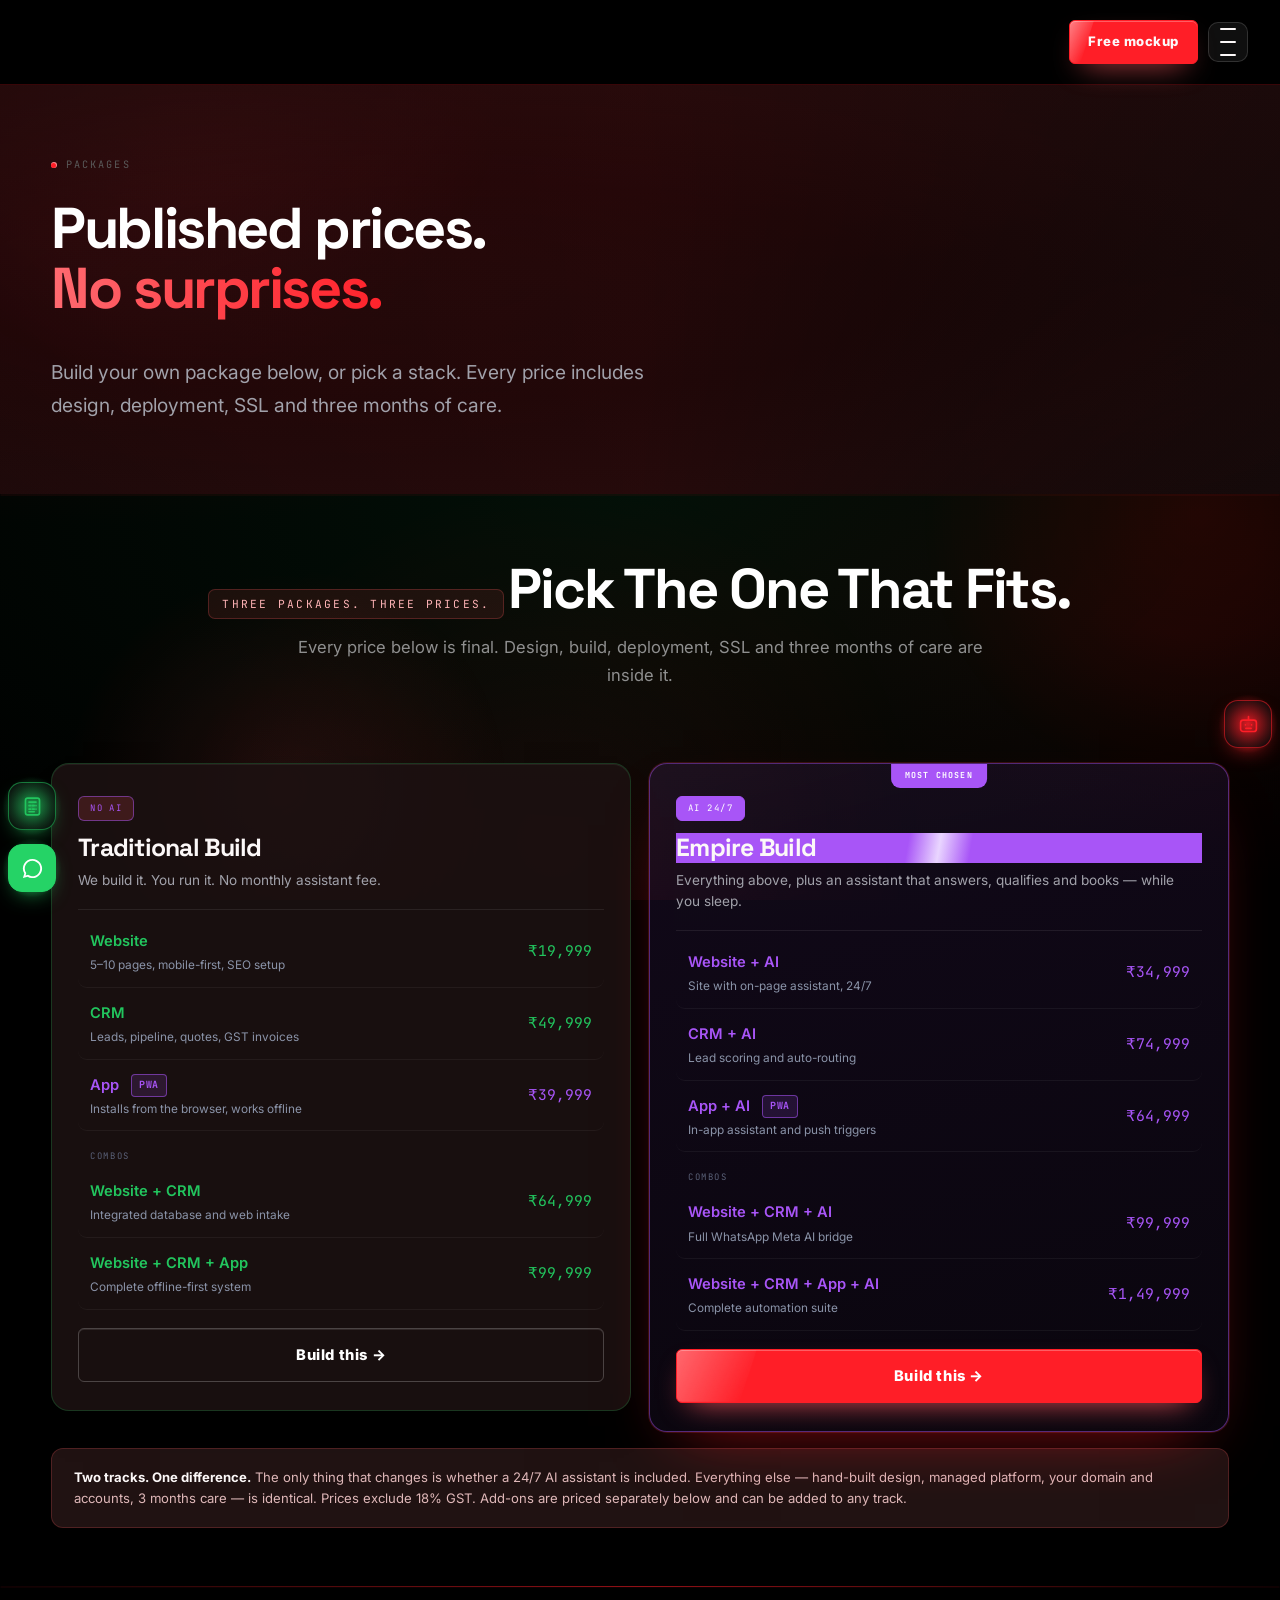
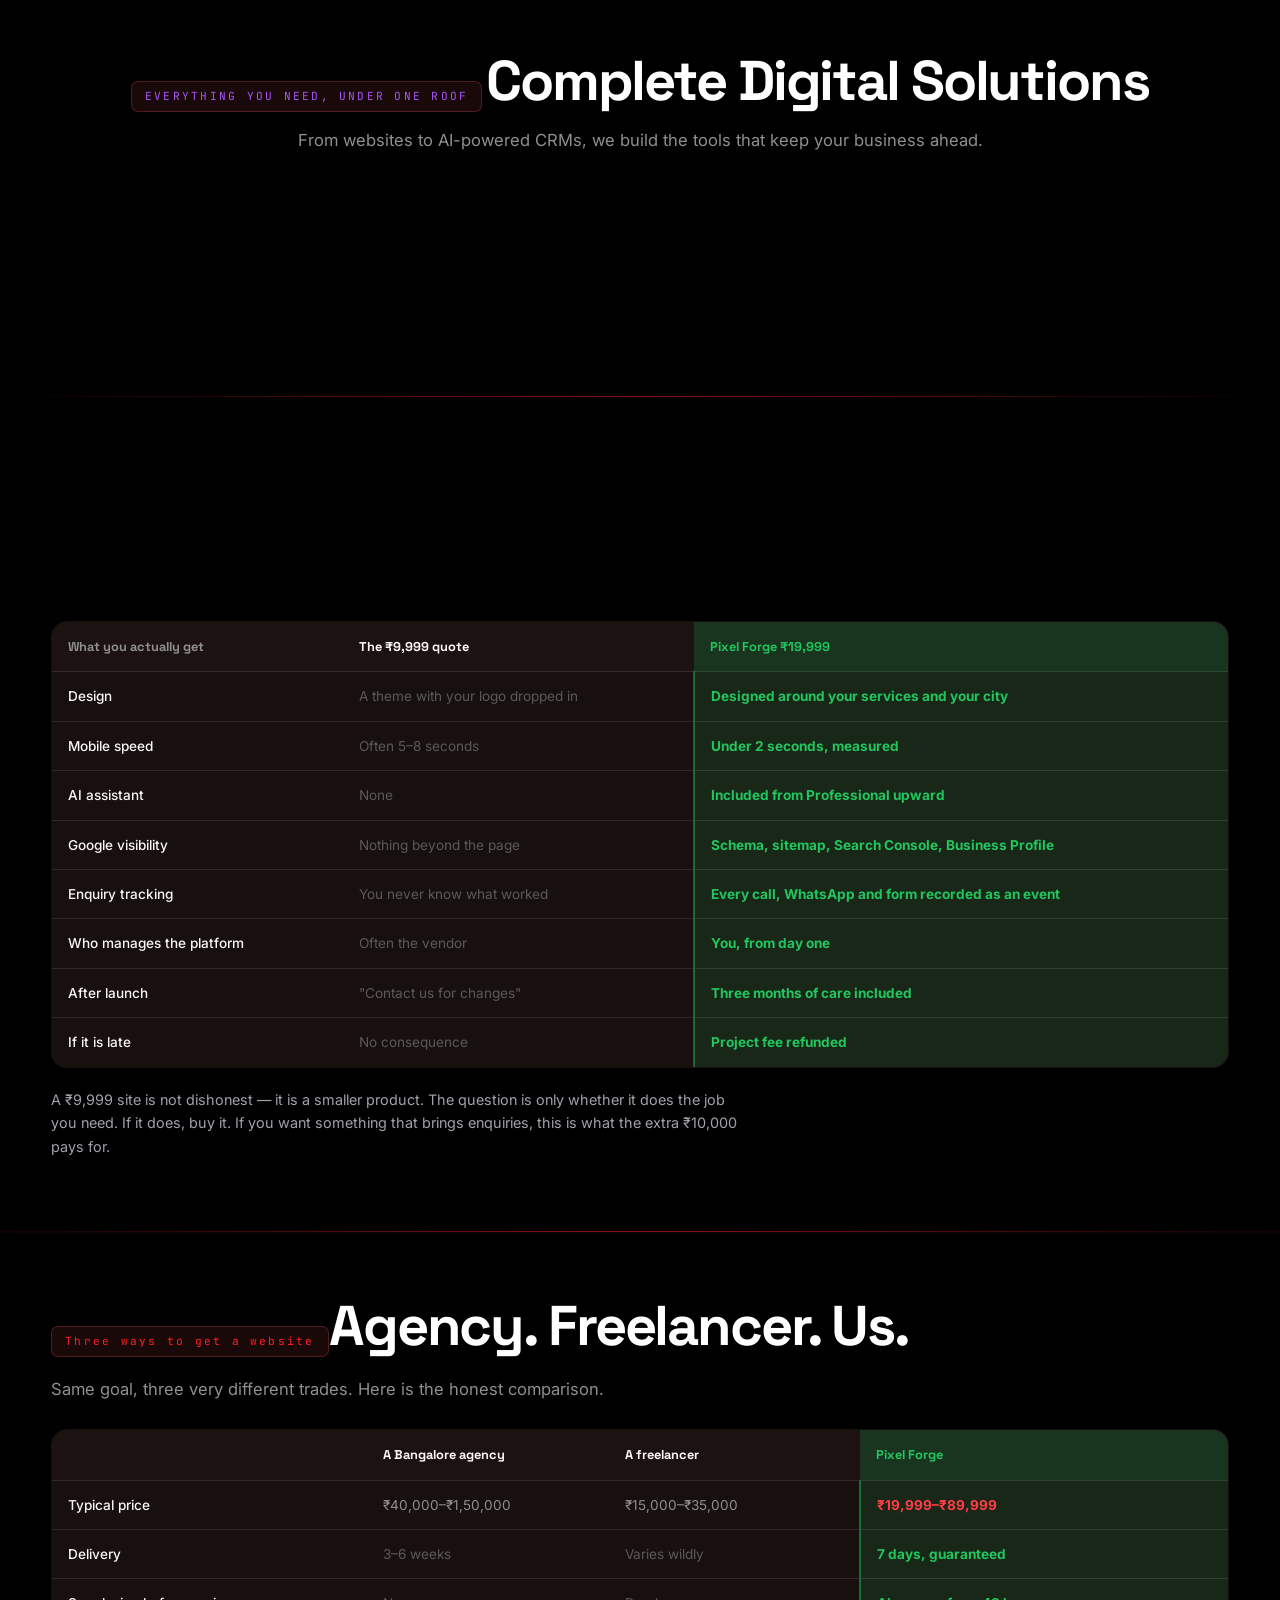
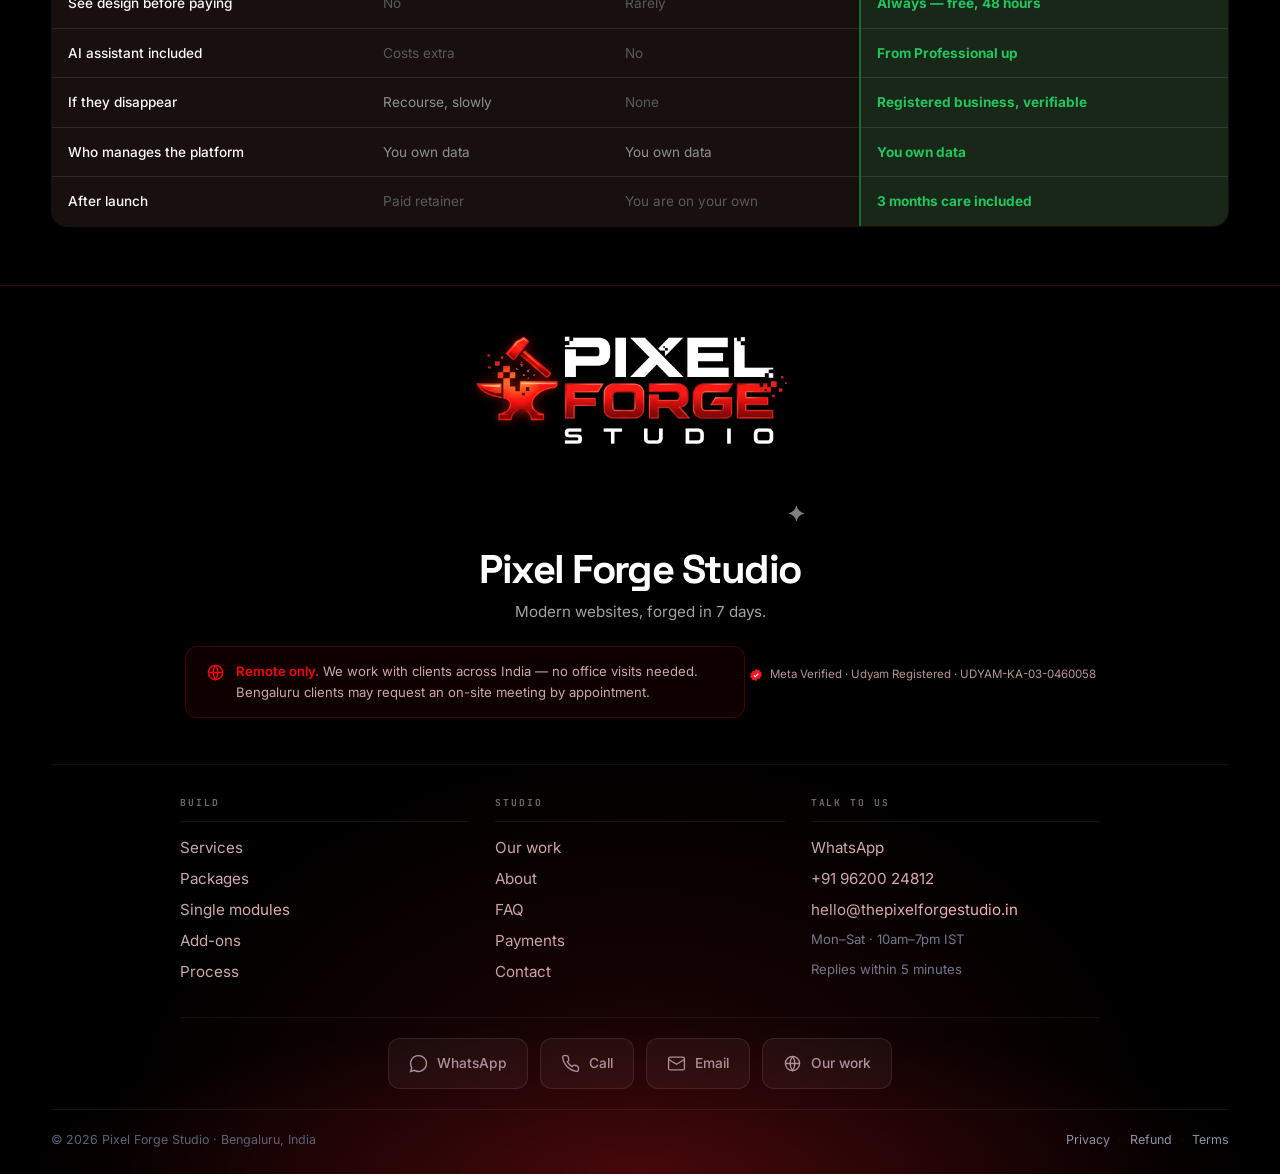
<file: packages.html>
<!DOCTYPE html>
<html lang="en" data-theme="green">
<head>
<meta charset="UTF-8">
<meta name="viewport" content="width=device-width, initial-scale=1.0, viewport-fit=cover">
<title>Packages & pricing | Pixel Forge Studio</title>
<meta name="description" content="Website, CRM and app packages from ₹9,999. Build your own package and see the price live.">
<meta name="msvalidate.01" content="REPLACE_WITH_BING_VERIFICATION_CODE">
<meta name="theme-color" content="#8B5CF6">
<meta property="og:title" content="Packages & pricing | Pixel Forge Studio">
<meta property="og:description" content="Website, CRM and app packages from ₹9,999. Build your own package and see the price live.">
<meta property="og:type" content="website">
<meta property="og:url" content="https://thepixelforgestudio.in/packages.html">
<meta name="robots" content="index, follow, max-image-preview:large">
<link rel="canonical" href="https://thepixelforgestudio.in/packages.html">
<link rel="manifest" href="manifest.json">




<link rel="preconnect" href="https://fonts.googleapis.com">
<link rel="preconnect" href="https://fonts.gstatic.com" crossorigin>
<link href="https://fonts.googleapis.com/css2?family=Space+Grotesk:wght@500;600;700&family=Inter:wght@400;500;600&family=JetBrains+Mono:wght@400;500&display=swap" rel="stylesheet">
<link rel="stylesheet" href="assets/css/style.css?v=85">
<link rel="stylesheet" href="assets/css/amoled.css?v=85">
<script>document.documentElement.className+=" js";</script>
<script type="application/ld+json">
{
  "@context": "https://schema.org",
  "@type": "ProfessionalService",
  "name": "Pixel Forge Studio",
  "description": "Website design, business CRM, PWA apps and 24/7 AI assistants for businesses across India. Hand-built, live in 7 days, transparent published pricing.",
  "url": "https://thepixelforgestudio.in",
  "telephone": "+91-96200-24812",
  "email": "hello@thepixelforgestudio.in",
  "areaServed": { "@type": "Country", "name": "India" },
  "address": { "@type": "PostalAddress", "addressLocality": "Bengaluru", "addressRegion": "Karnataka", "addressCountry": "IN" },
  "openingHoursSpecification": {
    "@type": "OpeningHoursSpecification",
    "dayOfWeek": ["Monday","Tuesday","Wednesday","Thursday","Friday","Saturday"],
    "opens": "10:00", "closes": "19:00"
  },
  "priceRange": "₹9,999 – ₹1,49,999",
  "currenciesAccepted": "INR",
  "paymentAccepted": "UPI, Bank Transfer",
  "hasOfferCatalog": {
    "@type": "OfferCatalog",
    "name": "Build Packages",
    "itemListElement": [
      { "@type": "Offer", "name": "Launchpad", "price": "9999", "priceCurrency": "INR",
        "description": "One-page PWA website with Google Business Profile, Bing indexing and WhatsApp setup. Live in 5 days." },
      { "@type": "Offer", "name": "Website — Traditional", "price": "19999", "priceCurrency": "INR",
        "description": "5–10 page hand-built website, mobile-first, SEO setup." },
      { "@type": "Offer", "name": "Website — Empire + AI", "price": "34999", "priceCurrency": "INR",
        "description": "Same build plus a 24/7 AI assistant that answers and qualifies enquiries." },
      { "@type": "Offer", "name": "CRM — Traditional", "price": "49999", "priceCurrency": "INR",
        "description": "Business CRM with leads, pipeline, quotes and GST invoices." },
      { "@type": "Offer", "name": "CRM — Empire + AI", "price": "74999", "priceCurrency": "INR",
        "description": "CRM plus automated lead scoring and routing." },
      { "@type": "Offer", "name": "App — Traditional", "price": "39999", "priceCurrency": "INR",
        "description": "Progressive Web App — installs from the browser, works offline." },
      { "@type": "Offer", "name": "App — Empire + AI", "price": "64999", "priceCurrency": "INR",
        "description": "PWA plus in-app AI assistant and push notifications." },
      { "@type": "Offer", "name": "Website + CRM + App + AI", "price": "149999", "priceCurrency": "INR",
        "description": "Complete build with website, CRM, PWA app and 24/7 AI assistant." }
    ]
  }
}
</script>
<script type="application/ld+json">{"@context":"https://schema.org","@type":"FAQPage","mainEntity":[{"@type":"Question","name":"How can you deliver in seven days when agencies take six weeks?","acceptedAnswer":{"@type":"Answer","text":"Because we removed everything that makes projects slow: no committee, no handoffs between three teams, no waiting on a designer in another timezone. One studio, one design system, one build. We also use AI in our own workflow — that is why seven days is possible, not why it is cheap."}},{"@type":"Question","name":"What if I do not like the design?","acceptedAnswer":{"@type":"Answer","text":"You see a real homepage before you pay anything. If it is not right, you keep it and we part as friends. On a paid build you get two full rounds of changes at the review stage; if it is still wrong, we refund the balance."}},{"@type":"Question","name":"Do I own my website and data?","acceptedAnswer":{"@type":"Answer","text":"Your domain, accounts, customer data, hosting, analytics and Google Ads are all in your name. No lock-in, and no fee to keep your own site."}},{"@type":"Question","name":"What happens after seven days?","acceptedAnswer":{"@type":"Answer","text":"Three months of care is included free: uptime monitoring, backups, security patches and content updates. After month three it continues at ₹2,499 a month, and only if you want it. No auto-renewal."}},{"@type":"Question","name":"Do you work with businesses outside Bengaluru?","acceptedAnswer":{"@type":"Answer","text":"Yes. Most of our work is remote — calls, screen shares and WhatsApp. We have worked with clients across India. Being in Bengaluru helps for photography and local SEO, but it is not a requirement."}},{"@type":"Question","name":"What is included in the AI assistant?","acceptedAnswer":{"@type":"Answer","text":"A chat widget on your site trained on your services, prices, timings and policies. It answers customers, captures their name and number, and hands off to you on WhatsApp when it is unsure. It is updated monthly from real conversations."}},{"@type":"Question","name":"Can I pay in instalments?","acceptedAnswer":{"@type":"Answer","text":"Payment is 100% in advance. Work begins once the full amount is received and the package is procured — we do not start on part-payments. The mockup stays free, so you see the design before committing anything — you pay for each stage as it is delivered."}},{"@type":"Question","name":"What do you need from me to start?","acceptedAnswer":{"@type":"Answer","text":"Your logo if you have one, three to five photographs, your services with prices, your business hours and your WhatsApp number. If you do not have photos, we source licensed images and swap them later."}}]}</script><script type="application/ld+json">[{"@context":"https://schema.org","@type":"WebSite","name":"Pixel Forge Studio","url":"https://thepixelforgestudio.in","potentialAction":{"@type":"SearchAction","target":"https://thepixelforgestudio.in/?q={search_term_string}","query-input":"required name=search_term_string"}},{"@context":"https://schema.org","@type":"BreadcrumbList","itemListElement":[{"@type":"ListItem","position":1,"name":"Home","item":"https://thepixelforgestudio.in/"},{"@type":"ListItem","position":2,"name":"Packages","item":"https://thepixelforgestudio.in/#packages"},{"@type":"ListItem","position":3,"name":"Configure","item":"https://thepixelforgestudio.in/#fullprices"},{"@type":"ListItem","position":4,"name":"Payments","item":"https://thepixelforgestudio.in/#pay"}]},{"@context":"https://schema.org","@type":"Organization","name":"Pixel Forge Studio","url":"https://thepixelforgestudio.in","logo":"https://thepixelforgestudio.in/assets/img/logo-mark.png","email":"hello@thepixelforgestudio.in","telephone":"+91-96200-24812","foundingDate":"2023-10","address":{"@type":"PostalAddress","addressLocality":"Bengaluru","addressRegion":"Karnataka","addressCountry":"IN"},"identifier":{"@type":"PropertyValue","propertyID":"Udyam","value":"UDYAM-KA-03-0460058"}}]</script>
<style id="critical-fixes">
.botpanel,#botpanel{display:none!important;opacity:1!important;animation:none!important;transform:none!important;filter:none!important;visibility:visible!important}
.botpanel.open,#botpanel.open,.botpanel.on,#botpanel.on{display:block!important;opacity:1!important;transform:none!important;pointer-events:auto!important;z-index:9500!important}
@media(max-width:760px){
 .cmpwrap{overflow:visible!important;border:0!important;background:transparent!important}
 .cmp2{min-width:0!important;width:100%!important;display:block!important;background:transparent!important}
 .cmp2 thead{display:none!important}
 .cmp2 tbody{display:block!important}
 .cmp2 tr{display:block!important;margin-bottom:12px;border-radius:14px;background:#12141D;border:1px solid rgba(255,255,255,.10);padding:6px 0;overflow:hidden}
 .cmp2 td{display:grid!important;grid-template-columns:1fr auto;gap:12px;align-items:baseline;padding:11px 16px!important;border-bottom:1px solid rgba(255,255,255,.055)!important;font-size:.82rem!important}
 .cmp2 td:first-child{display:block!important;background:rgba(139,92,246,.10);font-weight:700!important;color:#F8FAFC!important;font-size:.78rem!important;padding:11px 16px!important;margin-bottom:2px}
 .cmp2 td[data-label]::before{content:attr(data-label);font-size:.66rem;letter-spacing:.06em;text-transform:uppercase;color:#6B7590;font-family:'JetBrains Mono',monospace}
 .cmp2 td.us{background:rgba(139,92,246,.08)!important}
}
.brand-mark{overflow:hidden}
.brand-mark img{width:100%!important;height:100%!important;object-fit:contain!important;object-position:center!important;padding:3px}
.mbar a,.mbar .btn,.mbar button{white-space:nowrap!important}
</style>
<link rel="icon" type="image/png" sizes="192x192" href="mark-192.png">
<link rel="icon" type="image/png" sizes="512x512" href="mark-512.png">
<link rel="apple-touch-icon" href="mark-512.png">
</head>
<body data-page="packages.html">
<div class="bg"><i></i><i></i><i></i><i></i></div>
<header class="nav">
  <div class="wrap nav-in">
    <a href="index.html" class="brand">
      <span class="brand-mark"><img decoding="async" src="mark-192.png" alt="Pixel Forge Studio" width="38" height="38" loading="eager"></span>
      <span class="brand-name">Pixel Forge Studio</span>
    </a>
    <nav class="links"><a href="index.html" class="">Home</a><a href="services.html" class="">Services</a><a href="packages.html" class="on">Packages</a><a href="add-ons.html" class="">Add-ons</a><a href="work.html" class="">Work</a><a href="about.html" class="">About</a><a href="process.html" class="">Process</a><a href="faq.html" class="">FAQ</a><a href="contact.html" class="">Contact</a></nav>
    <div class="nav-cta">
      <a class="btn btn-primary btn-sm" href="contact.html">Free mockup</a>
      <button class="burger" id="burger" aria-label="Menu"><i></i><i></i><i></i></button>
    </div>
  </div>
</header>

<main>
<section class="hero" style="padding:64px 0 40px">
  <div class="wrap" style="position:relative;z-index:2">
    <span class="eyebrow"><span class="dot"></span>Packages</span>
    <h1 class="hero-title" style="font-size:clamp(2.2rem,4.6vw,3.6rem)">Published prices.<br><span class="grad">No surprises.</span></h1>
    <p class="hero-sub">Build your own package below, or pick a stack. Every price includes design, deployment, SSL and three months of care.</p>
  </div>
</section>
<section class="sec" style="padding-top:16px">
  <div class="wrap">
    <div class="sec-head rv" style="text-align:center;margin:0 auto 38px;max-width:640px">
      <span class="num c1" style="text-align:center">THREE PACKAGES. THREE PRICES.</span>
      <h2 style="margin-bottom:12px">Pick The One That Fits.</h2>
      <p style="margin:0 auto">Every price below is final. Design, build, deployment, SSL and three months of care are inside it.</p>
    </div>

    <div class="tracks rv">

      <div class="track">
        <div class="track-head">
          <span class="track-tag">No AI</span>
          <h3>Traditional Build</h3>
          <p>We build it. You run it. No monthly assistant fee.</p>
        </div>
        <div class="tlist">
          <div class="trow"><b>Website</b><i>5–10 pages, mobile-first, SEO setup</i><span>₹19,999</span></div>
          <div class="trow"><b>CRM</b><i>Leads, pipeline, quotes, GST invoices</i><span>₹49,999</span></div>
          <div class="trow"><b>App <span class="pwa-tag">PWA</span></b><i>Installs from the browser, works offline</i><span>₹39,999</span></div>
        </div>
        <div class="track-sub">Combos</div>
        <div class="tlist">
          <div class="trow"><b>Website + CRM</b><i>Integrated database and web intake</i><span>₹64,999</span></div>
          <div class="trow"><b>Website + CRM + App</b><i>Complete offline-first system</i><span>₹99,999</span></div>
        </div>
        <a class="btn btn-ghost btn-block" href="#build" style="margin-top:18px">Build this →</a>
      </div>

      <div class="track elite">
        <span class="track-badge">Most chosen</span>
        <div class="track-head">
          <span class="track-tag ember">AI 24/7</span>
          <h3>Empire Build</h3>
          <p>Everything above, plus an assistant that answers, qualifies and books — while you sleep.</p>
        </div>
        <div class="tlist">
          <div class="trow"><b>Website + AI</b><i>Site with on-page assistant, 24/7</i><span>₹34,999</span></div>
          <div class="trow"><b>CRM + AI</b><i>Lead scoring and auto-routing</i><span>₹74,999</span></div>
          <div class="trow"><b>App + AI <span class="pwa-tag">PWA</span></b><i>In-app assistant and push triggers</i><span>₹64,999</span></div>
        </div>
        <div class="track-sub">Combos</div>
        <div class="tlist">
          <div class="trow"><b>Website + CRM + AI</b><i>Full WhatsApp Meta AI bridge</i><span>₹99,999</span></div>
          <div class="trow"><b>Website + CRM + App + AI</b><i>Complete automation suite</i><span>₹1,49,999</span></div>
        </div>
        <a class="btn btn-primary btn-block" href="#build" style="margin-top:18px">Build this →</a>
      </div>
    </div>

    <div class="ladder-note rv">
      <b>Two tracks. One difference.</b> The only thing that changes is whether a 24/7 AI assistant is included. Everything else — hand-built design, managed platform, your domain and accounts, 3 months care — is identical. Prices exclude 18% GST. Add-ons are priced separately below and can be added to any track.
    </div>
    </div>
</section>




<section class="sec">
  <div class="wrap">
    <div class="sec-head rv" style="text-align:center;margin:0 auto 40px;max-width:640px">
      <span class="num" style="text-align:center">EVERYTHING YOU NEED, UNDER ONE ROOF</span>
      <h2 style="margin-bottom:12px">Complete Digital Solutions</h2>
      <p style="margin:0 auto">From websites to AI-powered CRMs, we build the tools that keep your business ahead.</p>
    </div>
    <div class="sols rv">
      <div class="sol"><svg viewBox="0 0 24 24"><rect x="3" y="4" width="18" height="14" rx="2"/><path d="M8 21h8M12 18v3"/></svg><b>Websites</b><span>Modern. Fast. SEO Ready.</span></div>
      <div class="sol"><svg viewBox="0 0 24 24"><circle cx="9" cy="8" r="3"/><path d="M3 20a6 6 0 0112 0M17 11a3 3 0 100-6M21 20a5 5 0 00-4-4.9"/></svg><b>CRM</b><span>Manage Leads &amp; Customers</span></div>
      <div class="sol"><svg viewBox="0 0 24 24"><rect x="6" y="2" width="12" height="20" rx="3"/><path d="M11 18h2"/></svg><b>Mobile Apps</b><span>Android &amp; PWA</span></div>
      <div class="sol"><svg viewBox="0 0 24 24"><rect x="5" y="5" width="14" height="14" rx="3"/><path d="M9 9h6v6H9zM12 2v3M12 19v3M2 12h3M19 12h3"/></svg><b>AI Automation</b><span>Chatbots &amp; Smart Workflows</span></div>
      <div class="sol"><svg viewBox="0 0 24 24"><circle cx="12" cy="12" r="9"/><circle cx="12" cy="12" r="4"/><circle cx="12" cy="12" r="1"/></svg><b>Digital Marketing</b><span>Get Found. Get Leads.</span></div>
      <div class="sol"><svg viewBox="0 0 24 24"><rect x="3" y="4" width="18" height="16" rx="2"/><circle cx="9" cy="10" r="2"/><path d="M3 17l5-4 4 3 3-3 6 5"/></svg><b>Portfolio</b><span>Showcase Your Business</span></div>
    </div>
  </div>
</section>












<section class="sec sec-alt">
  <div class="wrap">
    <div class="sec-head rv"><span class="num">The honest question</span><h2>Why Not The ₹9,999 Quote?</h2><p>Someone will always quote you less. Here is exactly what the difference buys, with no adjectives.</p></div>
    <div class="tablewrap"><table class="cmp">
      <thead><tr><th>What you actually get</th><th>The ₹9,999 quote</th><th>Pixel Forge ₹19,999</th></tr></thead>
      <tbody>
        <tr><td>Design</td><td class="no">A theme with your logo dropped in</td><td class="yes">Designed around your services and your city</td></tr>
        <tr><td>Mobile speed</td><td class="no">Often 5–8 seconds</td><td class="yes">Under 2 seconds, measured</td></tr>
        <tr><td>AI assistant</td><td class="no">None</td><td class="yes">Included from Professional upward</td></tr>
        <tr><td>Google visibility</td><td class="no">Nothing beyond the page</td><td class="yes">Schema, sitemap, Search Console, Business Profile</td></tr>
        <tr><td>Enquiry tracking</td><td class="no">You never know what worked</td><td class="yes">Every call, WhatsApp and form recorded as an event</td></tr>
        <tr><td>Who manages the platform</td><td class="no">Often the vendor</td><td class="yes">You, from day one</td></tr>
        <tr><td>After launch</td><td class="no">"Contact us for changes"</td><td class="yes">Three months of care included</td></tr>
        <tr><td>If it is late</td><td class="no">No consequence</td><td class="yes">Project fee refunded</td></tr>
      </tbody>
    </table></div>
    <p style="color:var(--ash);font-size:.9rem;margin-top:20px;max-width:700px">A ₹9,999 site is not dishonest — it is a smaller product. The question is only whether it does the job you need. If it does, buy it. If you want something that brings enquiries, this is what the extra ₹10,000 pays for.</p>
  </div>
</section>

<section class="sec">
  <div class="wrap">
    <div class="sec-head rv"><span class="num">Three ways to get a website</span><h2>Agency. Freelancer. Us.</h2><p>Same goal, three very different trades. Here is the honest comparison.</p></div>
    <div class="tablewrap"><table class="cmp">
      <thead><tr><th>&nbsp;</th><th>A Bangalore agency</th><th>A freelancer</th><th class="us">Pixel Forge</th></tr></thead>
      <tbody>
        <tr><td>Typical price</td><td>₹40,000–₹1,50,000</td><td>₹15,000–₹35,000</td><td class="us"><strong style="color:var(--ember)">₹19,999–₹89,999</strong></td></tr>
        <tr><td>Delivery</td><td class="no">3–6 weeks</td><td class="no">Varies wildly</td><td class="us yes">7 days, guaranteed</td></tr>
        <tr><td>See design before paying</td><td class="no">No</td><td class="no">Rarely</td><td class="us yes">Always — free, 48 hours</td></tr>
        <tr><td>AI assistant included</td><td class="no">Costs extra</td><td class="no">No</td><td class="us yes">From Professional up</td></tr>
        <tr><td>If they disappear</td><td>Recourse, slowly</td><td class="no">None</td><td class="us yes">Registered business, verifiable</td></tr>
        <tr><td>Who manages the platform</td><td>You own data</td><td>You own data</td><td class="us yes">You own data</td></tr>
        <tr><td>After launch</td><td class="no">Paid retainer</td><td class="no">You are on your own</td><td class="us yes">3 months care included</td></tr>
      </tbody>
    </table></div>
  </div>
</section>
</main>
<footer>
  <div class="f-edge">

    <div class="f-hero">
      <a href="index.html" class="f-brandmark">
        <img decoding="async" src="assets/img/logo-mark.png" alt="Pixel Forge Studio" width="76" height="56">
      </a>
      <h2 class="f-title">Pixel Forge Studio</h2>
      <p class="f-tag">Modern websites, forged in 7 days.</p>
      <div class="f-remote">
        <svg viewBox="0 0 24 24" fill="none" stroke="currentColor" stroke-width="1.8"><circle cx="12" cy="12" r="9"/><path d="M3 12h18M12 3a15 15 0 010 18 15 15 0 010-18"/></svg>
        <span><b>Remote only.</b> We work with clients across India — no office visits needed. Bengaluru clients may request an on-site meeting by appointment.</span>
      </div>
      <div class="f-verified"><svg class="vtick" viewBox="0 0 24 24" aria-label="Meta Verified"><path d="M12 1.5l2.6 2.1 3.3-.4 1.1 3.1 3 1.5-1 3.2 1 3.2-3 1.5-1.1 3.1-3.3-.4L12 22.5l-2.6-2.1-3.3.4-1.1-3.1-3-1.5 1-3.2-1-3.2 3-1.5 1.1-3.1 3.3.4z"/><path class="t" d="M10.6 16.2l-3-3 1.3-1.3 1.7 1.7 4.6-4.6 1.3 1.3z"/></svg><span>Meta Verified · Udyam Registered · UDYAM-KA-03-0460058</span></div>
    </div>

    <div class="f-cols">
      <div class="f-col">
        <h5>Build</h5>
        <a href="#services">Services</a>
        <a href="#packages">Packages</a>
        <a href="#standalone">Single modules</a>
        <a href="#addons">Add-ons</a>
        <a href="#process">Process</a>
      </div>
      <div class="f-col">
        <h5>Studio</h5>
        <a href="#work">Our work</a>
        <a href="#about">About</a>
        <a href="#faq">FAQ</a>
        <a href="#pay">Payments</a>
        <a href="#contact">Contact</a>
      </div>
      <div class="f-col">
        <h5>Talk to us</h5>
        <a href="https://wa.me/919620024812" target="_blank" rel="noopener">WhatsApp</a>
        <a href="tel:+919620024812">+91 96200 24812</a>
        <a href="mailto:hello@thepixelforgestudio.in">hello@thepixelforgestudio.in</a>
        <span class="f-note">Mon–Sat · 10am–7pm IST</span>
        <span class="f-note">Replies within 5 minutes</span>
      </div>
    </div>

    <div class="f-socials">
      <a href="https://wa.me/919620024812" target="_blank" rel="noopener" aria-label="WhatsApp">
        <svg viewBox="0 0 24 24"><path d="M12 2a10 10 0 00-8.5 15.2L2 22l4.9-1.4A10 10 0 1012 2z"/></svg>
        <span>WhatsApp</span></a>
      <a href="tel:+919620024812" aria-label="Call">
        <svg viewBox="0 0 24 24"><path d="M22 16.9v3a2 2 0 01-2.2 2 19.8 19.8 0 01-8.6-3.1 19.5 19.5 0 01-6-6A19.8 19.8 0 012.1 4.2 2 2 0 014.1 2h3a2 2 0 012 1.7c.1 1 .4 1.9.7 2.8a2 2 0 01-.5 2.1L8.1 9.9a16 16 0 006 6l1.3-1.3a2 2 0 012.1-.4c.9.3 1.8.6 2.8.7a2 2 0 011.7 2z"/></svg>
        <span>Call</span></a>
      <a href="mailto:hello@thepixelforgestudio.in" aria-label="Email">
        <svg viewBox="0 0 24 24"><rect x="2" y="4" width="20" height="16" rx="2"/><path d="M2 7l10 6 10-6"/></svg>
        <span>Email</span></a>
      <a href="https://redmobilerepair.in" target="_blank" rel="noopener" aria-label="Client work">
        <svg viewBox="0 0 24 24"><circle cx="12" cy="12" r="9"/><path d="M3 12h18M12 3a15 15 0 010 18 15 15 0 010-18"/></svg>
        <span>Our work</span></a>
    </div>

    <div class="f-legal">
      <span class="f-copy">© 2026 Pixel Forge Studio · Bengaluru, India</span>
      <nav class="f-legal-links">
        <a href="privacy.html">Privacy</a><span>·</span>
        <a href="refund.html">Refund</a><span>·</span>
        <a href="terms.html">Terms</a>
      </nav>
    </div>
  </div>
</footer>


<div class="botwrap" id="botwrap">
  <div class="botpanel" id="botpanel">
    <div class="bot-head">
      <span class="av"><svg viewBox="0 0 24 24"><rect x="4" y="7" width="16" height="12" rx="3"/><path d="M12 3v4M9 13h.01M15 13h.01"/></svg></span>
      <span><b>Pixel Forge Assistant</b><small>● Online · replies instantly</small></span>
    </div>
    <div class="botlog" id="botlog"></div>
    <form class="botform" id="botform">
      <input id="botinput" placeholder="Ask about pricing, timelines…" autocomplete="off">
      <button type="submit" aria-label="Send"><svg viewBox="0 0 24 24"><path d="M5 12h14M13 6l6 6-6 6"/></svg></button>
    </form>
    <div class="bot-foot"><a href="https://wa.me/919620024812" target="_blank" rel="noopener">Talk to Pixel Forge Studio →</a></div>
  </div>
  
</div>
<div class="fab" id="fab" style="position:fixed !important;right:16px !important;bottom:20px !important;z-index:9990 !important;display:flex !important;flex-direction:column !important;align-items:center !important;gap:10px !important;">
  <a class="fab-btn fab-price" href="#fullprices" aria-label="Price estimator" style="width:48px !important;height:48px !important;border-radius:14px !important;display:grid !important;place-items:center !important;background:#0a0a0a !important;border:1px solid rgba(34,197,94,.55) !important;box-shadow:0 8px 22px -10px rgba(34,197,94,.9) !important;text-decoration:none !important;color:#22c55e !important;">
    <svg viewBox="0 0 24 24" style="width:21px !important;height:21px !important;fill:none !important;stroke:#22c55e !important;stroke-width:1.9 !important;stroke-linecap:round !important;stroke-linejoin:round !important;"><rect x="4" y="2.5" width="16" height="19" rx="2.5"/><path d="M8 7h8M8 11h2M12 11h2M16 11h.01M8 15h2M12 15h2M16 15h.01M8 18h6"/></svg>
  </a>
  <button class="fab-btn botbtn" id="botbtn" aria-label="Open assistant" style="position:relative !important;width:48px !important;height:48px !important;border-radius:14px !important;display:grid !important;place-items:center !important;background:#0a0a0a !important;border:1px solid rgba(255,30,39,.55) !important;box-shadow:0 8px 22px -10px rgba(255,30,39,.9) !important;cursor:pointer !important;">
    <svg viewBox="0 0 24 24" style="width:21px !important;height:21px !important;fill:none !important;stroke:#ff1e27 !important;stroke-width:1.9 !important;stroke-linecap:round !important;stroke-linejoin:round !important;"><rect x="3" y="7" width="18" height="13" rx="3"/><path d="M12 3v4M8.5 12.5h.01M15.5 12.5h.01M9 16.5h6"/></svg>
  </button>
  <a class="fab-btn fab-wa" href="https://wa.me/919620024812?text=Hi%20Pixel%20Forge%20Studio%2C%20I%27d%20like%20a%20quote." target="_blank" rel="noopener" aria-label="WhatsApp" style="width:48px !important;height:48px !important;border-radius:14px !important;display:grid !important;place-items:center !important;background:#25D366 !important;border:1px solid #25D366 !important;box-shadow:0 8px 22px -10px rgba(37,211,102,.95) !important;text-decoration:none !important;">
    <svg viewBox="0 0 24 24" style="width:23px !important;height:23px !important;fill:#fff !important;stroke:none !important;"><path d="M12 2a10 10 0 00-8.5 15.2L2 22l4.9-1.4A10 10 0 1012 2zm0 2a8 8 0 11-4.2 14.8l-.4-.2-2.6.7.7-2.5-.2-.4A8 8 0 0112 4z"/></svg>
  </a>
</div>
<div class="xmodal" id="xmodal" role="dialog" aria-modal="true" aria-labelledby="xtitle">
  <div class="xcard">
    <button class="xclose" id="xclose" aria-label="Close">×</button>
    <span class="pill-ember">Free · no card</span>
    <h3 id="xtitle">Want to see your homepage first?</h3>
    <p>Send us your business name and we will design a real homepage for it — free, within 48 hours. If you do not like it, you keep it and we part as friends.</p>
    <a class="btn btn-primary" href="https://wa.me/919620024812?text=Hi%20Pixel%20Forge%20Studio%2C%20I%27d%20like%20the%20free%2048-hour%20homepage%20concept." target="_blank" rel="noopener">Claim my free homepage →</a>
    <span class="later" id="xlater">No thanks, just browsing</span>
  </div>
</div>

<div class="pmodal" id="pmodal" role="dialog" aria-modal="true" aria-labelledby="ptitle">
  <div class="pcard-m">
    <button class="pclose" id="pclose" aria-label="Close">×</button>

    <div class="pstep" id="pstep1">
      <span class="pill-ember">Step 1 of 2 · Your details</span>
      <h3 id="ptitle">Build your order</h3>
      <p class="psub" id="psummary">—</p>
      <form id="pform">
        <div class="pgrid2">
          <label>Full name <i>*</i><input name="pname" required autocomplete="name"></label>
          <label>Mobile (WhatsApp) <i>*</i><input name="pphone" required inputmode="numeric" autocomplete="tel" placeholder="10 digits"></label>
          <label>Business name <i>*</i><input name="pbiz" required autocomplete="organization"></label>
          <label>Business type <i>*</i>
            <select name="ptype" required>
              <option value="">Select…</option>
              <option>Retail shop</option><option>Salon / spa</option><option>Clinic / hospital</option>
              <option>Hotel / restaurant</option><option>Real estate</option><option>Consultant / lawyer</option>
              <option>Manufacturer / wholesale</option><option>E-commerce</option><option>Agency</option><option>Other</option>
            </select>
          </label>
          <label>City <i>*</i><input name="pcity" required autocomplete="address-level2"></label>
          <label>Email <span class="opt">optional</span><input name="pemail" type="email" autocomplete="email"></label>
          <label>GST number <span class="opt">optional</span><input name="pgst"></label>
          <label>Anything we should know <span class="opt">optional</span><input name="pnote"></label>
        </div>
        <p class="perr" id="perr"></p>
        <button type="submit" class="btn btn-primary btn-block" style="margin-top:18px">Continue to payment →</button>
        <p class="pfoot">You will see the amount and a UPI code on the next screen. No card needed.</p>
      </form>
    </div>

    <div class="pstep" id="pstep2" style="display:none">
      <span class="pill-ember">Step 2 of 2 · Payment</span>
      <h3>Pay your deposit</h3>
      <div class="pamount" id="pamount">—</div>
      <div class="ppayrow">
        <div class="pqr"><img decoding="async" src="assets/img/upi-qr.png" alt="UPI QR to pay Pixel Forge Studio" width="180" height="180"></div>
        <div class="pinfo">
          <div class="upiline" style="margin-bottom:12px">
            <span>UPI ID</span><b id="upi2">9620024812@airtel</b>
            <button type="button" id="copy-upi2">Copy</button>
          </div>
          <ol class="paysteps" style="margin:0">
            <li>Scan with any UPI app, or tap the button below on your phone</li>
            <li>Check the payee reads <strong>Pixel Forge Studio</strong></li>
            <li>Add your business name in the remarks</li>
          </ol>
          <a class="btn btn-primary btn-block" id="puplink" href="#" style="margin-top:14px">Open UPI app</a>
        </div>
      </div>
      <a class="btn btn-ghost btn-block" id="pconfirm" href="#" target="_blank" rel="noopener" style="margin-top:14px">
        I have paid — send my order on WhatsApp →</a>
      <p class="pfoot">We match your payment to this order by your name and amount, usually within minutes during business hours. Keep the UTR from your UPI app.</p>
    </div>
  </div>
</div>

<div class="pkgmodal" id="pkgmodal" role="dialog" aria-modal="true">
  <div class="pkgcard">
    <button class="pkgclose" id="pkgclose" aria-label="Close">×</button>
    <div id="pkgbody"></div>
  </div>
</div>
<div class="mbar" style="position:fixed !important;left:0 !important;right:0 !important;bottom:0 !important;z-index:9992 !important;display:none !important;gap:8px !important;padding:10px 12px calc(10px + env(safe-area-inset-bottom)) !important;background:#000 !important;border-top:1px solid rgba(255,30,39,.3) !important;">
  <a class="m1" href="https://wa.me/919620024812?text=Hi%20Pixel%20Forge%20Studio%2C%20I%20want%20to%20discuss%20a%20project." target="_blank" rel="noopener">
    <svg viewBox="0 0 24 24"><path d="M12 2a10 10 0 00-8.5 15.2L2 22l4.9-1.4A10 10 0 1012 2z"/></svg>WhatsApp us</a>
  <a class="m2" href="contact.html#enq">
    <svg viewBox="0 0 24 24"><path d="M13 2L4.5 13H11l-1 9 8.5-11H12z"/></svg>Get Discovery Quote</a>
</div>
<script src="assets/js/main.js?v=79" defer></script>
</body>
</html>
</file>
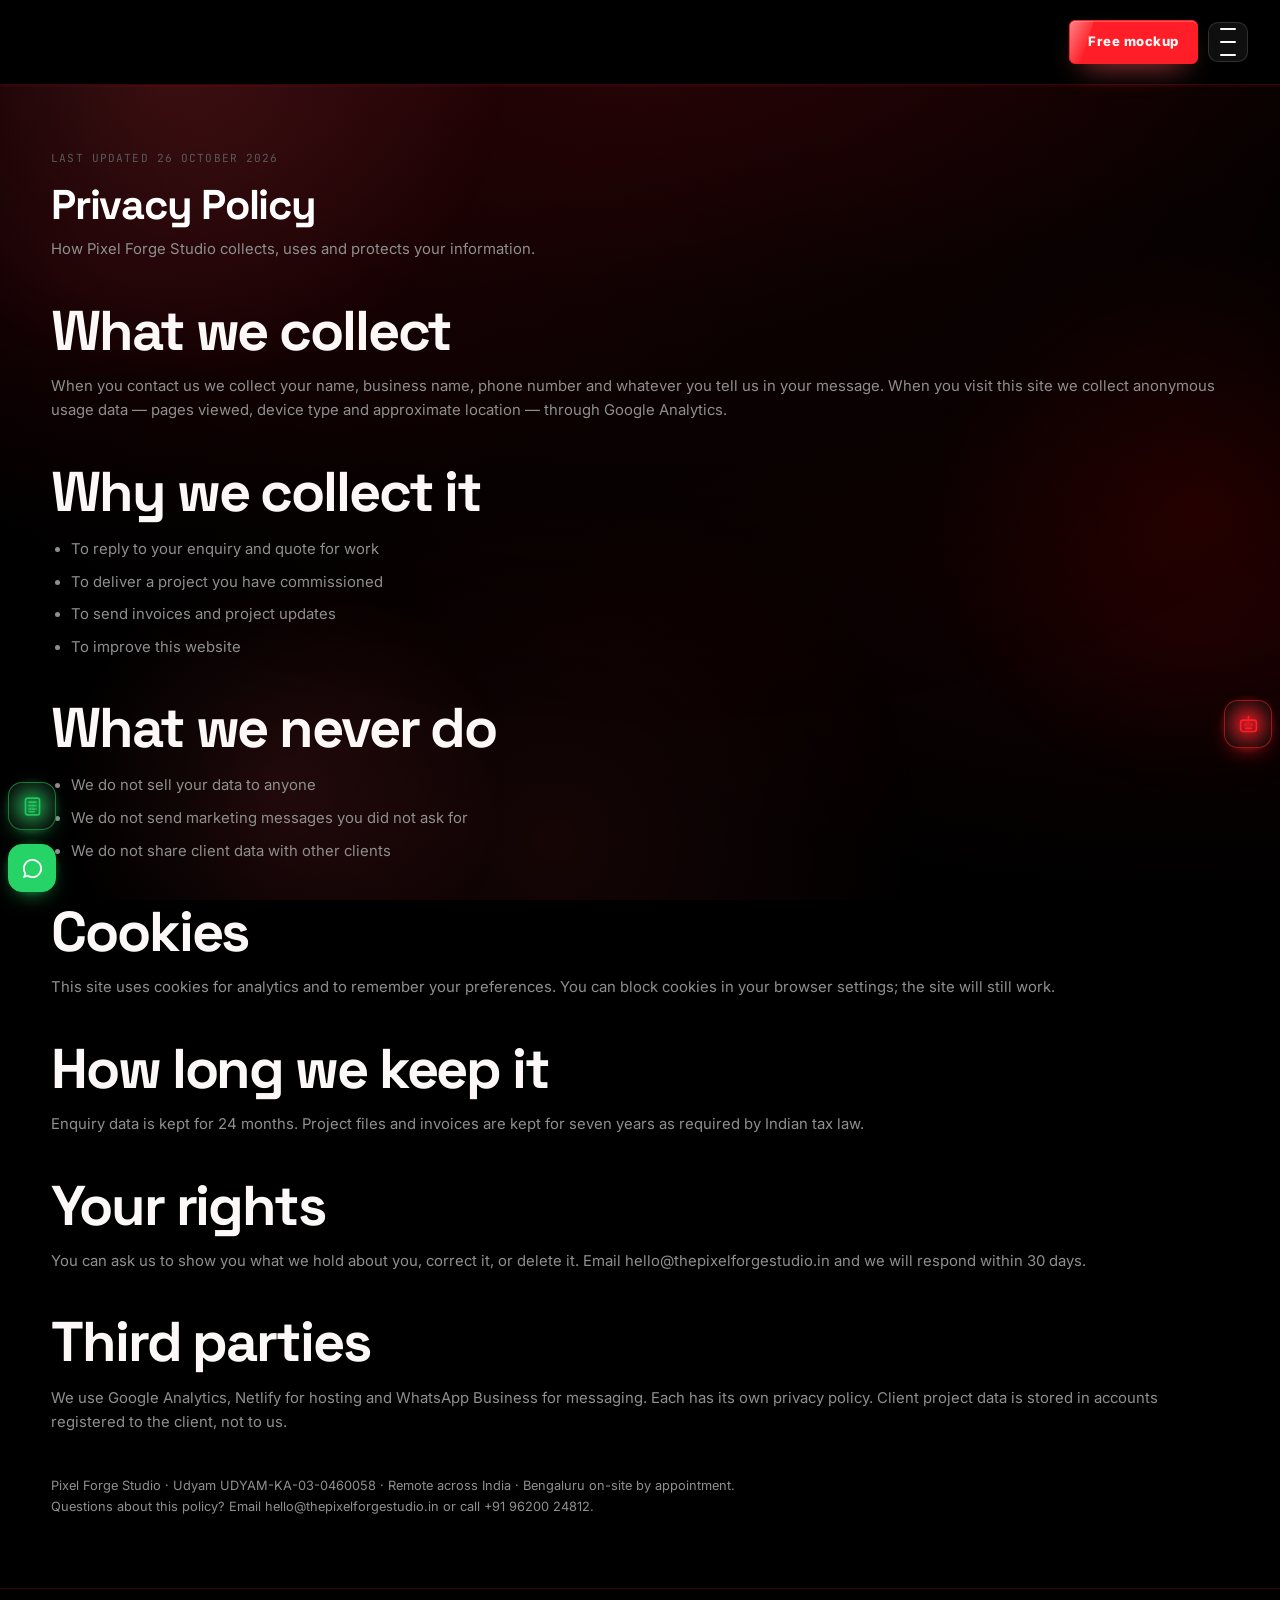
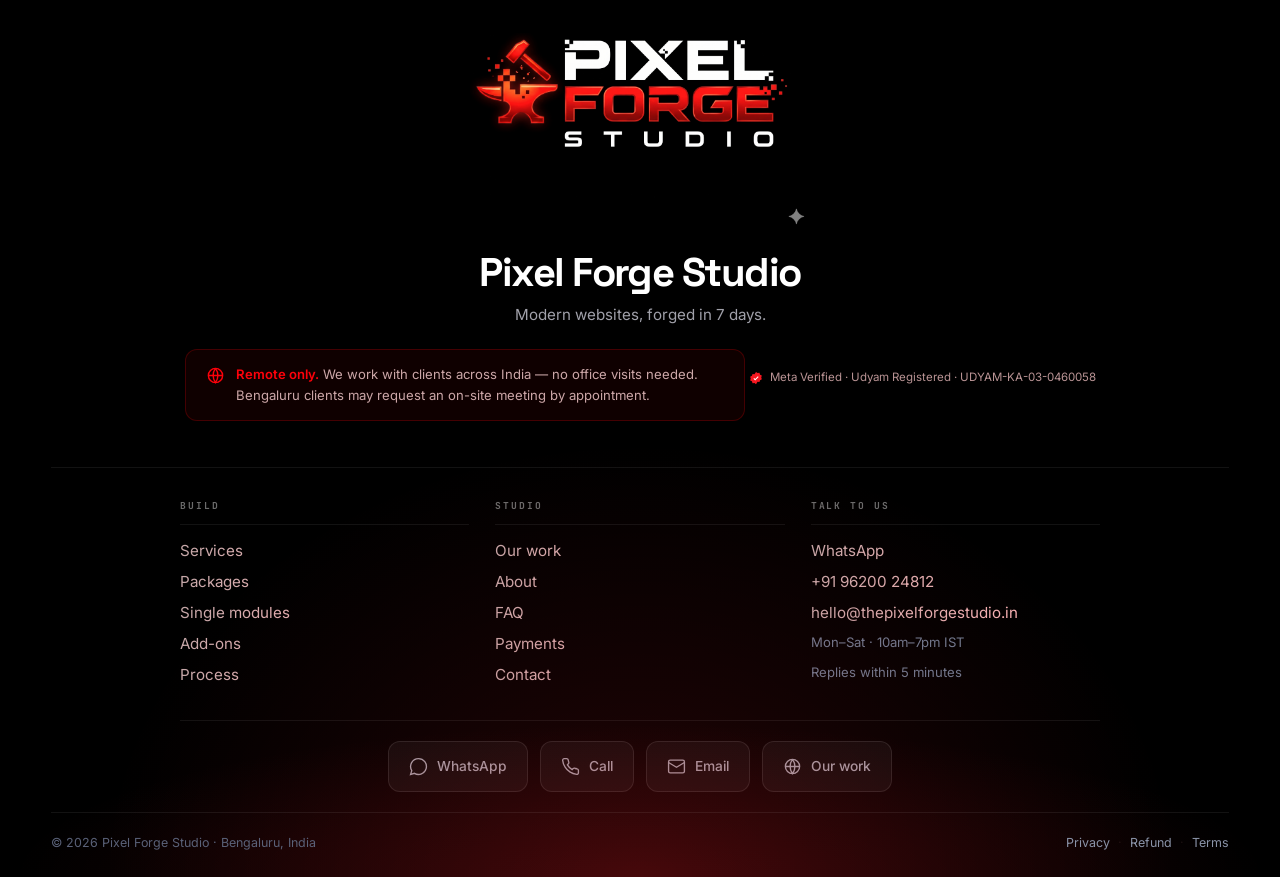
<file: privacy.html>
<!DOCTYPE html>
<html lang="en" data-theme="green">
<head>
<meta charset="UTF-8">
<meta name="viewport" content="width=device-width, initial-scale=1.0, viewport-fit=cover">
<title>Privacy Policy | Pixel Forge Studio</title>
<meta name="description" content="How Pixel Forge Studio collects, uses and protects your information.">
<meta name="msvalidate.01" content="REPLACE_WITH_BING_VERIFICATION_CODE">
<meta name="theme-color" content="#8B5CF6">
<meta property="og:title" content="Privacy Policy | Pixel Forge Studio">
<meta property="og:description" content="How Pixel Forge Studio collects, uses and protects your information.">
<meta property="og:type" content="website">
<meta property="og:url" content="https://thepixelforgestudio.in/">
<meta name="robots" content="index, follow, max-image-preview:large">
<link rel="canonical" href="https://thepixelforgestudio.in/">
<link rel="manifest" href="manifest.json">




<link rel="preconnect" href="https://fonts.googleapis.com">
<link rel="preconnect" href="https://fonts.gstatic.com" crossorigin>
<link href="https://fonts.googleapis.com/css2?family=Space+Grotesk:wght@500;600;700&family=Inter:wght@400;500;600&family=JetBrains+Mono:wght@400;500&display=swap" rel="stylesheet">
<link rel="stylesheet" href="assets/css/style.css?v=85">
<link rel="stylesheet" href="assets/css/amoled.css?v=85">
<script>document.documentElement.className+=" js";</script>
<script type="application/ld+json">
{
  "@context": "https://schema.org",
  "@type": "ProfessionalService",
  "name": "Pixel Forge Studio",
  "description": "Website design, business CRM, PWA apps and 24/7 AI assistants for businesses across India. Hand-built, live in 7 days, transparent published pricing.",
  "url": "https://thepixelforgestudio.in",
  "telephone": "+91-96200-24812",
  "email": "hello@thepixelforgestudio.in",
  "areaServed": { "@type": "Country", "name": "India" },
  "address": { "@type": "PostalAddress", "addressLocality": "Bengaluru", "addressRegion": "Karnataka", "addressCountry": "IN" },
  "openingHoursSpecification": {
    "@type": "OpeningHoursSpecification",
    "dayOfWeek": ["Monday","Tuesday","Wednesday","Thursday","Friday","Saturday"],
    "opens": "10:00", "closes": "19:00"
  },
  "priceRange": "₹9,999 – ₹1,49,999",
  "currenciesAccepted": "INR",
  "paymentAccepted": "UPI, Bank Transfer",
  "hasOfferCatalog": {
    "@type": "OfferCatalog",
    "name": "Build Packages",
    "itemListElement": [
      { "@type": "Offer", "name": "Launchpad", "price": "9999", "priceCurrency": "INR",
        "description": "One-page PWA website with Google Business Profile, Bing indexing and WhatsApp setup. Live in 5 days." },
      { "@type": "Offer", "name": "Website — Traditional", "price": "19999", "priceCurrency": "INR",
        "description": "5–10 page hand-built website, mobile-first, SEO setup." },
      { "@type": "Offer", "name": "Website — Empire + AI", "price": "34999", "priceCurrency": "INR",
        "description": "Same build plus a 24/7 AI assistant that answers and qualifies enquiries." },
      { "@type": "Offer", "name": "CRM — Traditional", "price": "49999", "priceCurrency": "INR",
        "description": "Business CRM with leads, pipeline, quotes and GST invoices." },
      { "@type": "Offer", "name": "CRM — Empire + AI", "price": "74999", "priceCurrency": "INR",
        "description": "CRM plus automated lead scoring and routing." },
      { "@type": "Offer", "name": "App — Traditional", "price": "39999", "priceCurrency": "INR",
        "description": "Progressive Web App — installs from the browser, works offline." },
      { "@type": "Offer", "name": "App — Empire + AI", "price": "64999", "priceCurrency": "INR",
        "description": "PWA plus in-app AI assistant and push notifications." },
      { "@type": "Offer", "name": "Website + CRM + App + AI", "price": "149999", "priceCurrency": "INR",
        "description": "Complete build with website, CRM, PWA app and 24/7 AI assistant." }
    ]
  }
}
</script>
<script type="application/ld+json">{"@context":"https://schema.org","@type":"FAQPage","mainEntity":[{"@type":"Question","name":"How can you deliver in seven days when agencies take six weeks?","acceptedAnswer":{"@type":"Answer","text":"Because we removed everything that makes projects slow: no committee, no handoffs between three teams, no waiting on a designer in another timezone. One studio, one design system, one build. We also use AI in our own workflow — that is why seven days is possible, not why it is cheap."}},{"@type":"Question","name":"What if I do not like the design?","acceptedAnswer":{"@type":"Answer","text":"You see a real homepage before you pay anything. If it is not right, you keep it and we part as friends. On a paid build you get two full rounds of changes at the review stage; if it is still wrong, we refund the balance."}},{"@type":"Question","name":"Do I own my website and data?","acceptedAnswer":{"@type":"Answer","text":"Your domain, accounts, customer data, hosting, analytics and Google Ads are all in your name. No lock-in, and no fee to keep your own site."}},{"@type":"Question","name":"What happens after seven days?","acceptedAnswer":{"@type":"Answer","text":"Three months of care is included free: uptime monitoring, backups, security patches and content updates. After month three it continues at ₹2,499 a month, and only if you want it. No auto-renewal."}},{"@type":"Question","name":"Do you work with businesses outside Bengaluru?","acceptedAnswer":{"@type":"Answer","text":"Yes. Most of our work is remote — calls, screen shares and WhatsApp. We have worked with clients across India. Being in Bengaluru helps for photography and local SEO, but it is not a requirement."}},{"@type":"Question","name":"What is included in the AI assistant?","acceptedAnswer":{"@type":"Answer","text":"A chat widget on your site trained on your services, prices, timings and policies. It answers customers, captures their name and number, and hands off to you on WhatsApp when it is unsure. It is updated monthly from real conversations."}},{"@type":"Question","name":"Can I pay in instalments?","acceptedAnswer":{"@type":"Answer","text":"Payment is 100% in advance. Work begins once the full amount is received and the package is procured — we do not start on part-payments. The mockup stays free, so you see the design before committing anything — you pay for each stage as it is delivered."}},{"@type":"Question","name":"What do you need from me to start?","acceptedAnswer":{"@type":"Answer","text":"Your logo if you have one, three to five photographs, your services with prices, your business hours and your WhatsApp number. If you do not have photos, we source licensed images and swap them later."}}]}</script><script type="application/ld+json">[{"@context":"https://schema.org","@type":"WebSite","name":"Pixel Forge Studio","url":"https://thepixelforgestudio.in","potentialAction":{"@type":"SearchAction","target":"https://thepixelforgestudio.in/?q={search_term_string}","query-input":"required name=search_term_string"}},{"@context":"https://schema.org","@type":"BreadcrumbList","itemListElement":[{"@type":"ListItem","position":1,"name":"Home","item":"https://thepixelforgestudio.in/"},{"@type":"ListItem","position":2,"name":"Packages","item":"https://thepixelforgestudio.in/#packages"},{"@type":"ListItem","position":3,"name":"Configure","item":"https://thepixelforgestudio.in/#fullprices"},{"@type":"ListItem","position":4,"name":"Payments","item":"https://thepixelforgestudio.in/#pay"}]},{"@context":"https://schema.org","@type":"Organization","name":"Pixel Forge Studio","url":"https://thepixelforgestudio.in","logo":"https://thepixelforgestudio.in/assets/img/logo-mark.png","email":"hello@thepixelforgestudio.in","telephone":"+91-96200-24812","foundingDate":"2023-10","address":{"@type":"PostalAddress","addressLocality":"Bengaluru","addressRegion":"Karnataka","addressCountry":"IN"},"identifier":{"@type":"PropertyValue","propertyID":"Udyam","value":"UDYAM-KA-03-0460058"}}]</script>
<style id="critical-fixes">
.botpanel,#botpanel{display:none!important;opacity:1!important;animation:none!important;transform:none!important;filter:none!important;visibility:visible!important}
.botpanel.open,#botpanel.open,.botpanel.on,#botpanel.on{display:block!important;opacity:1!important;transform:none!important;pointer-events:auto!important;z-index:9500!important}
@media(max-width:760px){
 .cmpwrap{overflow:visible!important;border:0!important;background:transparent!important}
 .cmp2{min-width:0!important;width:100%!important;display:block!important;background:transparent!important}
 .cmp2 thead{display:none!important}
 .cmp2 tbody{display:block!important}
 .cmp2 tr{display:block!important;margin-bottom:12px;border-radius:14px;background:#12141D;border:1px solid rgba(255,255,255,.10);padding:6px 0;overflow:hidden}
 .cmp2 td{display:grid!important;grid-template-columns:1fr auto;gap:12px;align-items:baseline;padding:11px 16px!important;border-bottom:1px solid rgba(255,255,255,.055)!important;font-size:.82rem!important}
 .cmp2 td:first-child{display:block!important;background:rgba(139,92,246,.10);font-weight:700!important;color:#F8FAFC!important;font-size:.78rem!important;padding:11px 16px!important;margin-bottom:2px}
 .cmp2 td[data-label]::before{content:attr(data-label);font-size:.66rem;letter-spacing:.06em;text-transform:uppercase;color:#6B7590;font-family:'JetBrains Mono',monospace}
 .cmp2 td.us{background:rgba(139,92,246,.08)!important}
}
.brand-mark{overflow:hidden}
.brand-mark img{width:100%!important;height:100%!important;object-fit:contain!important;object-position:center!important;padding:3px}
.mbar a,.mbar .btn,.mbar button{white-space:nowrap!important}
</style>
<link rel="icon" type="image/png" sizes="192x192" href="mark-192.png">
<link rel="icon" type="image/png" sizes="512x512" href="mark-512.png">
<link rel="apple-touch-icon" href="mark-512.png">
</head>
<body data-page="">
<div class="bg"><i></i><i></i><i></i><i></i></div>
<header class="nav">
  <div class="wrap nav-in">
    <a href="index.html" class="brand">
      <span class="brand-mark"><img decoding="async" src="mark-192.png" alt="Pixel Forge Studio" width="38" height="38" loading="eager"></span>
      <span class="brand-name">Pixel Forge Studio</span>
    </a>
    <nav class="links"><a href="index.html" class="">Home</a><a href="services.html" class="">Services</a><a href="packages.html" class="">Packages</a><a href="add-ons.html" class="">Add-ons</a><a href="work.html" class="">Work</a><a href="about.html" class="">About</a><a href="process.html" class="">Process</a><a href="faq.html" class="">FAQ</a><a href="contact.html" class="">Contact</a></nav>
    <div class="nav-cta">
      <a class="btn btn-primary btn-sm" href="contact.html">Free mockup</a>
      <button class="burger" id="burger" aria-label="Menu"><i></i><i></i><i></i></button>
    </div>
  </div>
</header>

<main>
<section class="sec" style="padding-top:56px">
  <div class="wrap legal">
    <span class="updated">Last updated 26 October 2026</span>
    <h1 style="font-size:clamp(1.9rem,3.4vw,2.6rem);margin:14px 0 10px">Privacy Policy</h1>
    <p style="color:var(--ash)">How Pixel Forge Studio collects, uses and protects your information.</p>
    
<h2>What we collect</h2>
<p>When you contact us we collect your name, business name, phone number and whatever you tell us in your message. When you visit this site we collect anonymous usage data — pages viewed, device type and approximate location — through Google Analytics.</p>
<h2>Why we collect it</h2>
<ul><li>To reply to your enquiry and quote for work</li><li>To deliver a project you have commissioned</li><li>To send invoices and project updates</li><li>To improve this website</li></ul>
<h2>What we never do</h2>
<ul><li>We do not sell your data to anyone</li><li>We do not send marketing messages you did not ask for</li><li>We do not share client data with other clients</li></ul>
<h2>Cookies</h2>
<p>This site uses cookies for analytics and to remember your preferences. You can block cookies in your browser settings; the site will still work.</p>
<h2>How long we keep it</h2>
<p>Enquiry data is kept for 24 months. Project files and invoices are kept for seven years as required by Indian tax law.</p>
<h2>Your rights</h2>
<p>You can ask us to show you what we hold about you, correct it, or delete it. Email hello@thepixelforgestudio.in and we will respond within 30 days.</p>
<h2>Third parties</h2>
<p>We use Google Analytics, Netlify for hosting and WhatsApp Business for messaging. Each has its own privacy policy. Client project data is stored in accounts registered to the client, not to us.</p>

    <p style="margin-top:40px;font-size:.8rem;color:var(--ash-2)">Pixel Forge Studio · Udyam UDYAM-KA-03-0460058 · Remote across India · Bengaluru on-site by appointment.<br>Questions about this policy? Email hello@thepixelforgestudio.in or call +91 96200 24812.</p>
  </div>
</section>
</main><footer>
  <div class="f-edge">

    <div class="f-hero">
      <a href="index.html" class="f-brandmark">
        <img decoding="async" src="assets/img/logo-mark.png" alt="Pixel Forge Studio" width="76" height="56">
      </a>
      <h2 class="f-title">Pixel Forge Studio</h2>
      <p class="f-tag">Modern websites, forged in 7 days.</p>
      <div class="f-remote">
        <svg viewBox="0 0 24 24" fill="none" stroke="currentColor" stroke-width="1.8"><circle cx="12" cy="12" r="9"/><path d="M3 12h18M12 3a15 15 0 010 18 15 15 0 010-18"/></svg>
        <span><b>Remote only.</b> We work with clients across India — no office visits needed. Bengaluru clients may request an on-site meeting by appointment.</span>
      </div>
      <div class="f-verified"><svg class="vtick" viewBox="0 0 24 24" aria-label="Meta Verified"><path d="M12 1.5l2.6 2.1 3.3-.4 1.1 3.1 3 1.5-1 3.2 1 3.2-3 1.5-1.1 3.1-3.3-.4L12 22.5l-2.6-2.1-3.3.4-1.1-3.1-3-1.5 1-3.2-1-3.2 3-1.5 1.1-3.1 3.3.4z"/><path class="t" d="M10.6 16.2l-3-3 1.3-1.3 1.7 1.7 4.6-4.6 1.3 1.3z"/></svg><span>Meta Verified · Udyam Registered · UDYAM-KA-03-0460058</span></div>
    </div>

    <div class="f-cols">
      <div class="f-col">
        <h5>Build</h5>
        <a href="#services">Services</a>
        <a href="#packages">Packages</a>
        <a href="#standalone">Single modules</a>
        <a href="#addons">Add-ons</a>
        <a href="#process">Process</a>
      </div>
      <div class="f-col">
        <h5>Studio</h5>
        <a href="#work">Our work</a>
        <a href="#about">About</a>
        <a href="#faq">FAQ</a>
        <a href="#pay">Payments</a>
        <a href="#contact">Contact</a>
      </div>
      <div class="f-col">
        <h5>Talk to us</h5>
        <a href="https://wa.me/919620024812" target="_blank" rel="noopener">WhatsApp</a>
        <a href="tel:+919620024812">+91 96200 24812</a>
        <a href="mailto:hello@thepixelforgestudio.in">hello@thepixelforgestudio.in</a>
        <span class="f-note">Mon–Sat · 10am–7pm IST</span>
        <span class="f-note">Replies within 5 minutes</span>
      </div>
    </div>

    <div class="f-socials">
      <a href="https://wa.me/919620024812" target="_blank" rel="noopener" aria-label="WhatsApp">
        <svg viewBox="0 0 24 24"><path d="M12 2a10 10 0 00-8.5 15.2L2 22l4.9-1.4A10 10 0 1012 2z"/></svg>
        <span>WhatsApp</span></a>
      <a href="tel:+919620024812" aria-label="Call">
        <svg viewBox="0 0 24 24"><path d="M22 16.9v3a2 2 0 01-2.2 2 19.8 19.8 0 01-8.6-3.1 19.5 19.5 0 01-6-6A19.8 19.8 0 012.1 4.2 2 2 0 014.1 2h3a2 2 0 012 1.7c.1 1 .4 1.9.7 2.8a2 2 0 01-.5 2.1L8.1 9.9a16 16 0 006 6l1.3-1.3a2 2 0 012.1-.4c.9.3 1.8.6 2.8.7a2 2 0 011.7 2z"/></svg>
        <span>Call</span></a>
      <a href="mailto:hello@thepixelforgestudio.in" aria-label="Email">
        <svg viewBox="0 0 24 24"><rect x="2" y="4" width="20" height="16" rx="2"/><path d="M2 7l10 6 10-6"/></svg>
        <span>Email</span></a>
      <a href="https://redmobilerepair.in" target="_blank" rel="noopener" aria-label="Client work">
        <svg viewBox="0 0 24 24"><circle cx="12" cy="12" r="9"/><path d="M3 12h18M12 3a15 15 0 010 18 15 15 0 010-18"/></svg>
        <span>Our work</span></a>
    </div>

    <div class="f-legal">
      <span class="f-copy">© 2026 Pixel Forge Studio · Bengaluru, India</span>
      <nav class="f-legal-links">
        <a href="privacy.html">Privacy</a><span>·</span>
        <a href="refund.html">Refund</a><span>·</span>
        <a href="terms.html">Terms</a>
      </nav>
    </div>
  </div>
</footer>


<div class="botwrap" id="botwrap">
  <div class="botpanel" id="botpanel">
    <div class="bot-head">
      <span class="av"><svg viewBox="0 0 24 24"><rect x="4" y="7" width="16" height="12" rx="3"/><path d="M12 3v4M9 13h.01M15 13h.01"/></svg></span>
      <span><b>Pixel Forge Assistant</b><small>● Online · replies instantly</small></span>
    </div>
    <div class="botlog" id="botlog"></div>
    <form class="botform" id="botform">
      <input id="botinput" placeholder="Ask about pricing, timelines…" autocomplete="off">
      <button type="submit" aria-label="Send"><svg viewBox="0 0 24 24"><path d="M5 12h14M13 6l6 6-6 6"/></svg></button>
    </form>
    <div class="bot-foot"><a href="https://wa.me/919620024812" target="_blank" rel="noopener">Talk to Pixel Forge Studio →</a></div>
  </div>
  
</div>
<div class="fab" id="fab" style="position:fixed !important;right:16px !important;bottom:20px !important;z-index:9990 !important;display:flex !important;flex-direction:column !important;align-items:center !important;gap:10px !important;">
  <a class="fab-btn fab-price" href="#fullprices" aria-label="Price estimator" style="width:48px !important;height:48px !important;border-radius:14px !important;display:grid !important;place-items:center !important;background:#0a0a0a !important;border:1px solid rgba(34,197,94,.55) !important;box-shadow:0 8px 22px -10px rgba(34,197,94,.9) !important;text-decoration:none !important;color:#22c55e !important;">
    <svg viewBox="0 0 24 24" style="width:21px !important;height:21px !important;fill:none !important;stroke:#22c55e !important;stroke-width:1.9 !important;stroke-linecap:round !important;stroke-linejoin:round !important;"><rect x="4" y="2.5" width="16" height="19" rx="2.5"/><path d="M8 7h8M8 11h2M12 11h2M16 11h.01M8 15h2M12 15h2M16 15h.01M8 18h6"/></svg>
  </a>
  <button class="fab-btn botbtn" id="botbtn" aria-label="Open assistant" style="position:relative !important;width:48px !important;height:48px !important;border-radius:14px !important;display:grid !important;place-items:center !important;background:#0a0a0a !important;border:1px solid rgba(255,30,39,.55) !important;box-shadow:0 8px 22px -10px rgba(255,30,39,.9) !important;cursor:pointer !important;">
    <svg viewBox="0 0 24 24" style="width:21px !important;height:21px !important;fill:none !important;stroke:#ff1e27 !important;stroke-width:1.9 !important;stroke-linecap:round !important;stroke-linejoin:round !important;"><rect x="3" y="7" width="18" height="13" rx="3"/><path d="M12 3v4M8.5 12.5h.01M15.5 12.5h.01M9 16.5h6"/></svg>
  </button>
  <a class="fab-btn fab-wa" href="https://wa.me/919620024812?text=Hi%20Pixel%20Forge%20Studio%2C%20I%27d%20like%20a%20quote." target="_blank" rel="noopener" aria-label="WhatsApp" style="width:48px !important;height:48px !important;border-radius:14px !important;display:grid !important;place-items:center !important;background:#25D366 !important;border:1px solid #25D366 !important;box-shadow:0 8px 22px -10px rgba(37,211,102,.95) !important;text-decoration:none !important;">
    <svg viewBox="0 0 24 24" style="width:23px !important;height:23px !important;fill:#fff !important;stroke:none !important;"><path d="M12 2a10 10 0 00-8.5 15.2L2 22l4.9-1.4A10 10 0 1012 2zm0 2a8 8 0 11-4.2 14.8l-.4-.2-2.6.7.7-2.5-.2-.4A8 8 0 0112 4z"/></svg>
  </a>
</div>
<div class="xmodal" id="xmodal" role="dialog" aria-modal="true" aria-labelledby="xtitle">
  <div class="xcard">
    <button class="xclose" id="xclose" aria-label="Close">×</button>
    <span class="pill-ember">Free · no card</span>
    <h3 id="xtitle">Want to see your homepage first?</h3>
    <p>Send us your business name and we will design a real homepage for it — free, within 48 hours. If you do not like it, you keep it and we part as friends.</p>
    <a class="btn btn-primary" href="https://wa.me/919620024812?text=Hi%20Pixel%20Forge%20Studio%2C%20I%27d%20like%20the%20free%2048-hour%20homepage%20concept." target="_blank" rel="noopener">Claim my free homepage →</a>
    <span class="later" id="xlater">No thanks, just browsing</span>
  </div>
</div>

<div class="pmodal" id="pmodal" role="dialog" aria-modal="true" aria-labelledby="ptitle">
  <div class="pcard-m">
    <button class="pclose" id="pclose" aria-label="Close">×</button>

    <div class="pstep" id="pstep1">
      <span class="pill-ember">Step 1 of 2 · Your details</span>
      <h3 id="ptitle">Build your order</h3>
      <p class="psub" id="psummary">—</p>
      <form id="pform">
        <div class="pgrid2">
          <label>Full name <i>*</i><input name="pname" required autocomplete="name"></label>
          <label>Mobile (WhatsApp) <i>*</i><input name="pphone" required inputmode="numeric" autocomplete="tel" placeholder="10 digits"></label>
          <label>Business name <i>*</i><input name="pbiz" required autocomplete="organization"></label>
          <label>Business type <i>*</i>
            <select name="ptype" required>
              <option value="">Select…</option>
              <option>Retail shop</option><option>Salon / spa</option><option>Clinic / hospital</option>
              <option>Hotel / restaurant</option><option>Real estate</option><option>Consultant / lawyer</option>
              <option>Manufacturer / wholesale</option><option>E-commerce</option><option>Agency</option><option>Other</option>
            </select>
          </label>
          <label>City <i>*</i><input name="pcity" required autocomplete="address-level2"></label>
          <label>Email <span class="opt">optional</span><input name="pemail" type="email" autocomplete="email"></label>
          <label>GST number <span class="opt">optional</span><input name="pgst"></label>
          <label>Anything we should know <span class="opt">optional</span><input name="pnote"></label>
        </div>
        <p class="perr" id="perr"></p>
        <button type="submit" class="btn btn-primary btn-block" style="margin-top:18px">Continue to payment →</button>
        <p class="pfoot">You will see the amount and a UPI code on the next screen. No card needed.</p>
      </form>
    </div>

    <div class="pstep" id="pstep2" style="display:none">
      <span class="pill-ember">Step 2 of 2 · Payment</span>
      <h3>Pay your deposit</h3>
      <div class="pamount" id="pamount">—</div>
      <div class="ppayrow">
        <div class="pqr"><img decoding="async" src="assets/img/upi-qr.png" alt="UPI QR to pay Pixel Forge Studio" width="180" height="180"></div>
        <div class="pinfo">
          <div class="upiline" style="margin-bottom:12px">
            <span>UPI ID</span><b id="upi2">9620024812@airtel</b>
            <button type="button" id="copy-upi2">Copy</button>
          </div>
          <ol class="paysteps" style="margin:0">
            <li>Scan with any UPI app, or tap the button below on your phone</li>
            <li>Check the payee reads <strong>Pixel Forge Studio</strong></li>
            <li>Add your business name in the remarks</li>
          </ol>
          <a class="btn btn-primary btn-block" id="puplink" href="#" style="margin-top:14px">Open UPI app</a>
        </div>
      </div>
      <a class="btn btn-ghost btn-block" id="pconfirm" href="#" target="_blank" rel="noopener" style="margin-top:14px">
        I have paid — send my order on WhatsApp →</a>
      <p class="pfoot">We match your payment to this order by your name and amount, usually within minutes during business hours. Keep the UTR from your UPI app.</p>
    </div>
  </div>
</div>

<div class="pkgmodal" id="pkgmodal" role="dialog" aria-modal="true">
  <div class="pkgcard">
    <button class="pkgclose" id="pkgclose" aria-label="Close">×</button>
    <div id="pkgbody"></div>
  </div>
</div>
<div class="mbar" style="position:fixed !important;left:0 !important;right:0 !important;bottom:0 !important;z-index:9992 !important;display:none !important;gap:8px !important;padding:10px 12px calc(10px + env(safe-area-inset-bottom)) !important;background:#000 !important;border-top:1px solid rgba(255,30,39,.3) !important;">
  <a class="m1" href="https://wa.me/919620024812?text=Hi%20Pixel%20Forge%20Studio%2C%20I%20want%20to%20discuss%20a%20project." target="_blank" rel="noopener">
    <svg viewBox="0 0 24 24"><path d="M12 2a10 10 0 00-8.5 15.2L2 22l4.9-1.4A10 10 0 1012 2z"/></svg>WhatsApp us</a>
  <a class="m2" href="contact.html#enq">
    <svg viewBox="0 0 24 24"><path d="M13 2L4.5 13H11l-1 9 8.5-11H12z"/></svg>Get Discovery Quote</a>
</div>
<script src="assets/js/main.js?v=79" defer></script>
</body>
</html>
</file>
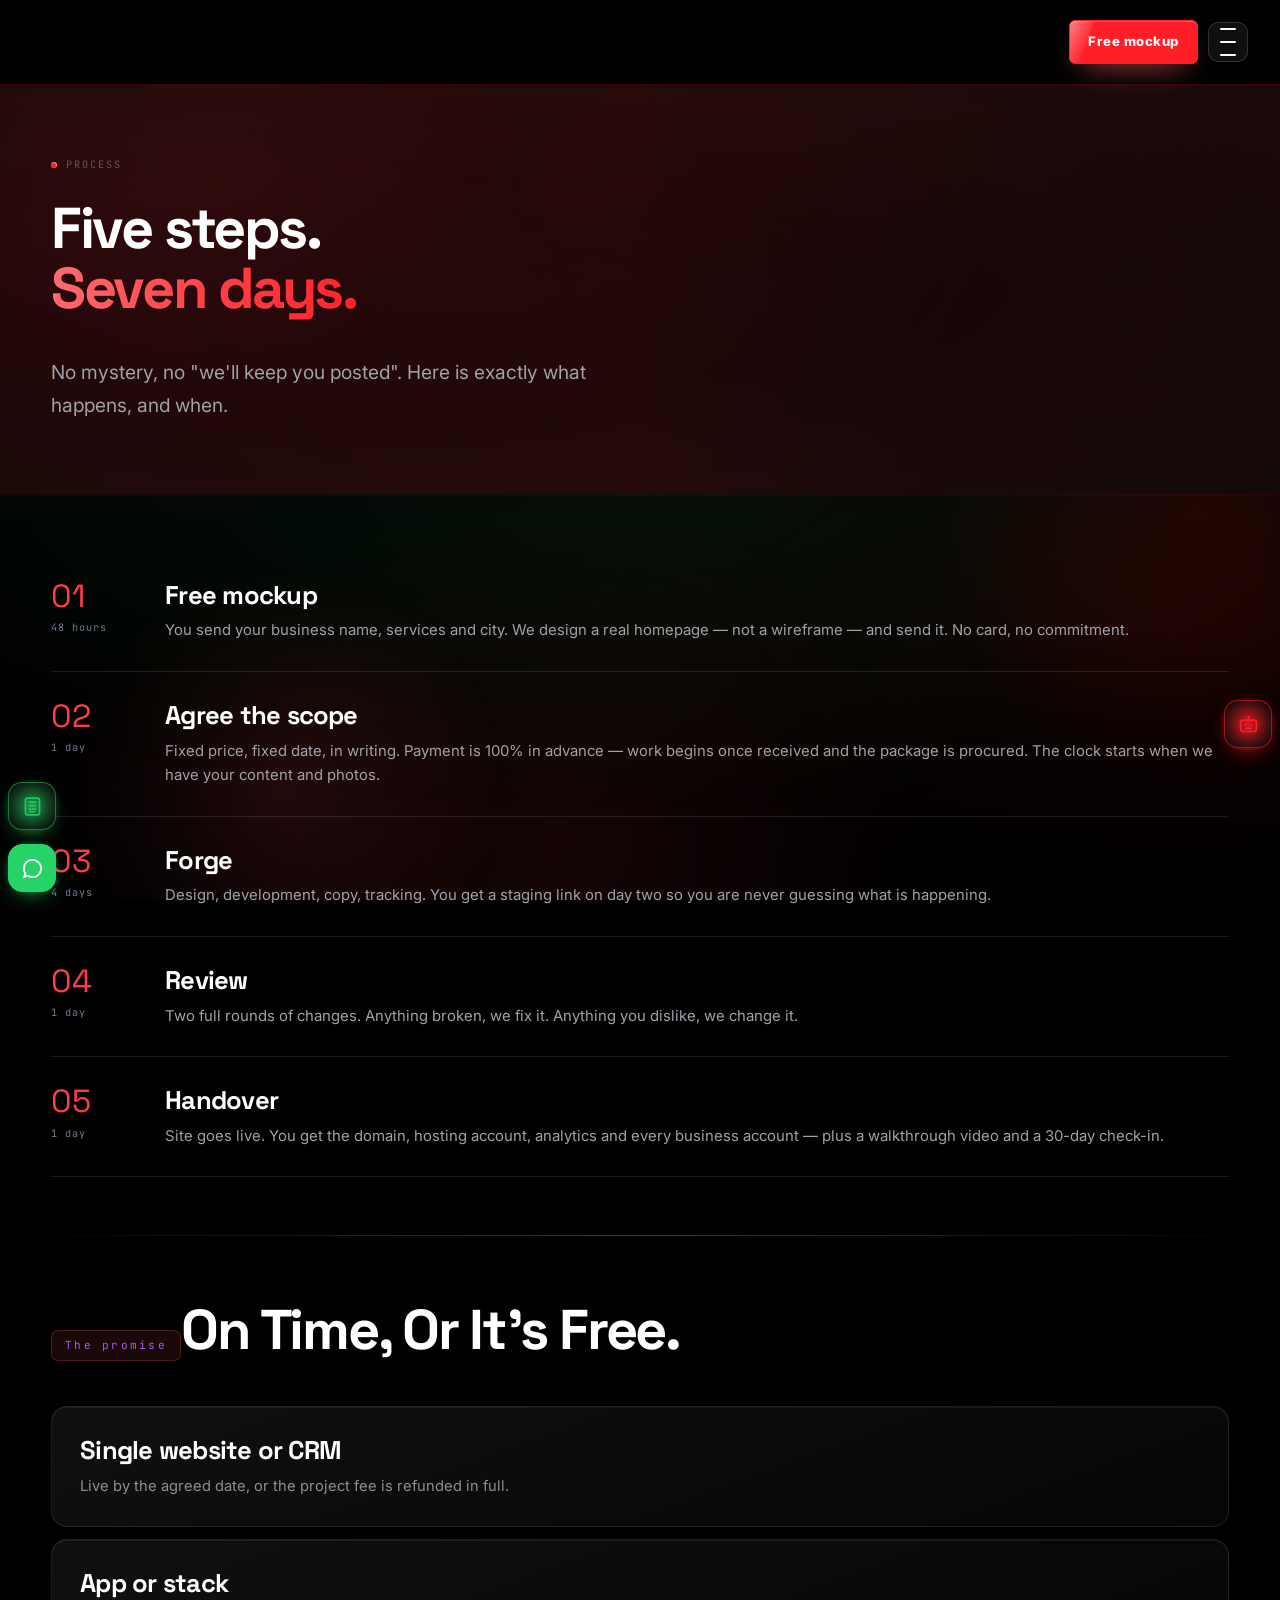
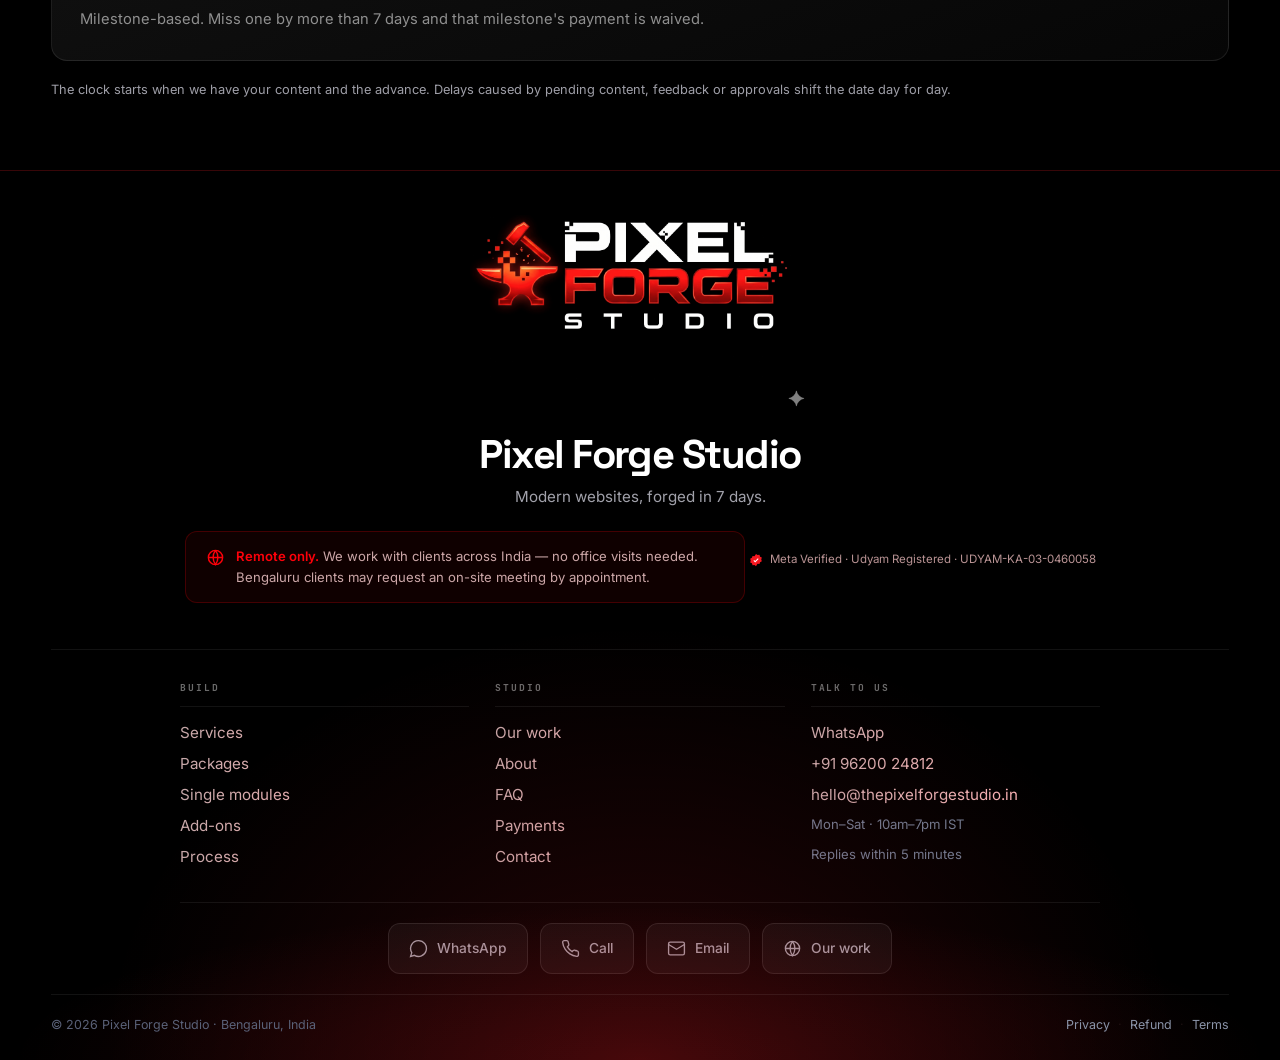
<file: process.html>
<!DOCTYPE html>
<html lang="en" data-theme="green">
<head>
<meta charset="UTF-8">
<meta name="viewport" content="width=device-width, initial-scale=1.0, viewport-fit=cover">
<title>Our process — five steps, seven days | Pixel Forge Studio</title>
<meta name="description" content="Exactly how a Pixel Forge build runs: free mockup, fixed scope, four days of build, review, handover.">
<meta name="msvalidate.01" content="REPLACE_WITH_BING_VERIFICATION_CODE">
<meta name="theme-color" content="#8B5CF6">
<meta property="og:title" content="Our process — five steps, seven days | Pixel Forge Studio">
<meta property="og:description" content="Exactly how a Pixel Forge build runs: free mockup, fixed scope, four days of build, review, handover.">
<meta property="og:type" content="website">
<meta property="og:url" content="https://thepixelforgestudio.in/process.html">
<meta name="robots" content="index, follow, max-image-preview:large">
<link rel="canonical" href="https://thepixelforgestudio.in/process.html">
<link rel="manifest" href="manifest.json">




<link rel="preconnect" href="https://fonts.googleapis.com">
<link rel="preconnect" href="https://fonts.gstatic.com" crossorigin>
<link href="https://fonts.googleapis.com/css2?family=Space+Grotesk:wght@500;600;700&family=Inter:wght@400;500;600&family=JetBrains+Mono:wght@400;500&display=swap" rel="stylesheet">
<link rel="stylesheet" href="assets/css/style.css?v=85">
<link rel="stylesheet" href="assets/css/amoled.css?v=85">
<script>document.documentElement.className+=" js";</script>
<script type="application/ld+json">
{
  "@context": "https://schema.org",
  "@type": "ProfessionalService",
  "name": "Pixel Forge Studio",
  "description": "Website design, business CRM, PWA apps and 24/7 AI assistants for businesses across India. Hand-built, live in 7 days, transparent published pricing.",
  "url": "https://thepixelforgestudio.in",
  "telephone": "+91-96200-24812",
  "email": "hello@thepixelforgestudio.in",
  "areaServed": { "@type": "Country", "name": "India" },
  "address": { "@type": "PostalAddress", "addressLocality": "Bengaluru", "addressRegion": "Karnataka", "addressCountry": "IN" },
  "openingHoursSpecification": {
    "@type": "OpeningHoursSpecification",
    "dayOfWeek": ["Monday","Tuesday","Wednesday","Thursday","Friday","Saturday"],
    "opens": "10:00", "closes": "19:00"
  },
  "priceRange": "₹9,999 – ₹1,49,999",
  "currenciesAccepted": "INR",
  "paymentAccepted": "UPI, Bank Transfer",
  "hasOfferCatalog": {
    "@type": "OfferCatalog",
    "name": "Build Packages",
    "itemListElement": [
      { "@type": "Offer", "name": "Launchpad", "price": "9999", "priceCurrency": "INR",
        "description": "One-page PWA website with Google Business Profile, Bing indexing and WhatsApp setup. Live in 5 days." },
      { "@type": "Offer", "name": "Website — Traditional", "price": "19999", "priceCurrency": "INR",
        "description": "5–10 page hand-built website, mobile-first, SEO setup." },
      { "@type": "Offer", "name": "Website — Empire + AI", "price": "34999", "priceCurrency": "INR",
        "description": "Same build plus a 24/7 AI assistant that answers and qualifies enquiries." },
      { "@type": "Offer", "name": "CRM — Traditional", "price": "49999", "priceCurrency": "INR",
        "description": "Business CRM with leads, pipeline, quotes and GST invoices." },
      { "@type": "Offer", "name": "CRM — Empire + AI", "price": "74999", "priceCurrency": "INR",
        "description": "CRM plus automated lead scoring and routing." },
      { "@type": "Offer", "name": "App — Traditional", "price": "39999", "priceCurrency": "INR",
        "description": "Progressive Web App — installs from the browser, works offline." },
      { "@type": "Offer", "name": "App — Empire + AI", "price": "64999", "priceCurrency": "INR",
        "description": "PWA plus in-app AI assistant and push notifications." },
      { "@type": "Offer", "name": "Website + CRM + App + AI", "price": "149999", "priceCurrency": "INR",
        "description": "Complete build with website, CRM, PWA app and 24/7 AI assistant." }
    ]
  }
}
</script>
<script type="application/ld+json">{"@context":"https://schema.org","@type":"FAQPage","mainEntity":[{"@type":"Question","name":"How can you deliver in seven days when agencies take six weeks?","acceptedAnswer":{"@type":"Answer","text":"Because we removed everything that makes projects slow: no committee, no handoffs between three teams, no waiting on a designer in another timezone. One studio, one design system, one build. We also use AI in our own workflow — that is why seven days is possible, not why it is cheap."}},{"@type":"Question","name":"What if I do not like the design?","acceptedAnswer":{"@type":"Answer","text":"You see a real homepage before you pay anything. If it is not right, you keep it and we part as friends. On a paid build you get two full rounds of changes at the review stage; if it is still wrong, we refund the balance."}},{"@type":"Question","name":"Do I own my website and data?","acceptedAnswer":{"@type":"Answer","text":"Your domain, accounts, customer data, hosting, analytics and Google Ads are all in your name. No lock-in, and no fee to keep your own site."}},{"@type":"Question","name":"What happens after seven days?","acceptedAnswer":{"@type":"Answer","text":"Three months of care is included free: uptime monitoring, backups, security patches and content updates. After month three it continues at ₹2,499 a month, and only if you want it. No auto-renewal."}},{"@type":"Question","name":"Do you work with businesses outside Bengaluru?","acceptedAnswer":{"@type":"Answer","text":"Yes. Most of our work is remote — calls, screen shares and WhatsApp. We have worked with clients across India. Being in Bengaluru helps for photography and local SEO, but it is not a requirement."}},{"@type":"Question","name":"What is included in the AI assistant?","acceptedAnswer":{"@type":"Answer","text":"A chat widget on your site trained on your services, prices, timings and policies. It answers customers, captures their name and number, and hands off to you on WhatsApp when it is unsure. It is updated monthly from real conversations."}},{"@type":"Question","name":"Can I pay in instalments?","acceptedAnswer":{"@type":"Answer","text":"Payment is 100% in advance. Work begins once the full amount is received and the package is procured — we do not start on part-payments. The mockup stays free, so you see the design before committing anything — you pay for each stage as it is delivered."}},{"@type":"Question","name":"What do you need from me to start?","acceptedAnswer":{"@type":"Answer","text":"Your logo if you have one, three to five photographs, your services with prices, your business hours and your WhatsApp number. If you do not have photos, we source licensed images and swap them later."}}]}</script><script type="application/ld+json">[{"@context":"https://schema.org","@type":"WebSite","name":"Pixel Forge Studio","url":"https://thepixelforgestudio.in","potentialAction":{"@type":"SearchAction","target":"https://thepixelforgestudio.in/?q={search_term_string}","query-input":"required name=search_term_string"}},{"@context":"https://schema.org","@type":"BreadcrumbList","itemListElement":[{"@type":"ListItem","position":1,"name":"Home","item":"https://thepixelforgestudio.in/"},{"@type":"ListItem","position":2,"name":"Packages","item":"https://thepixelforgestudio.in/#packages"},{"@type":"ListItem","position":3,"name":"Configure","item":"https://thepixelforgestudio.in/#fullprices"},{"@type":"ListItem","position":4,"name":"Payments","item":"https://thepixelforgestudio.in/#pay"}]},{"@context":"https://schema.org","@type":"Organization","name":"Pixel Forge Studio","url":"https://thepixelforgestudio.in","logo":"https://thepixelforgestudio.in/assets/img/logo-mark.png","email":"hello@thepixelforgestudio.in","telephone":"+91-96200-24812","foundingDate":"2023-10","address":{"@type":"PostalAddress","addressLocality":"Bengaluru","addressRegion":"Karnataka","addressCountry":"IN"},"identifier":{"@type":"PropertyValue","propertyID":"Udyam","value":"UDYAM-KA-03-0460058"}}]</script>
<style id="critical-fixes">
.botpanel,#botpanel{display:none!important;opacity:1!important;animation:none!important;transform:none!important;filter:none!important;visibility:visible!important}
.botpanel.open,#botpanel.open,.botpanel.on,#botpanel.on{display:block!important;opacity:1!important;transform:none!important;pointer-events:auto!important;z-index:9500!important}
@media(max-width:760px){
 .cmpwrap{overflow:visible!important;border:0!important;background:transparent!important}
 .cmp2{min-width:0!important;width:100%!important;display:block!important;background:transparent!important}
 .cmp2 thead{display:none!important}
 .cmp2 tbody{display:block!important}
 .cmp2 tr{display:block!important;margin-bottom:12px;border-radius:14px;background:#12141D;border:1px solid rgba(255,255,255,.10);padding:6px 0;overflow:hidden}
 .cmp2 td{display:grid!important;grid-template-columns:1fr auto;gap:12px;align-items:baseline;padding:11px 16px!important;border-bottom:1px solid rgba(255,255,255,.055)!important;font-size:.82rem!important}
 .cmp2 td:first-child{display:block!important;background:rgba(139,92,246,.10);font-weight:700!important;color:#F8FAFC!important;font-size:.78rem!important;padding:11px 16px!important;margin-bottom:2px}
 .cmp2 td[data-label]::before{content:attr(data-label);font-size:.66rem;letter-spacing:.06em;text-transform:uppercase;color:#6B7590;font-family:'JetBrains Mono',monospace}
 .cmp2 td.us{background:rgba(139,92,246,.08)!important}
}
.brand-mark{overflow:hidden}
.brand-mark img{width:100%!important;height:100%!important;object-fit:contain!important;object-position:center!important;padding:3px}
.mbar a,.mbar .btn,.mbar button{white-space:nowrap!important}
</style>
<link rel="icon" type="image/png" sizes="192x192" href="mark-192.png">
<link rel="icon" type="image/png" sizes="512x512" href="mark-512.png">
<link rel="apple-touch-icon" href="mark-512.png">
</head>
<body data-page="process.html">
<div class="bg"><i></i><i></i><i></i><i></i></div>
<header class="nav">
  <div class="wrap nav-in">
    <a href="index.html" class="brand">
      <span class="brand-mark"><img decoding="async" src="mark-192.png" alt="Pixel Forge Studio" width="38" height="38" loading="eager"></span>
      <span class="brand-name">Pixel Forge Studio</span>
    </a>
    <nav class="links"><a href="index.html" class="">Home</a><a href="services.html" class="">Services</a><a href="packages.html" class="">Packages</a><a href="add-ons.html" class="">Add-ons</a><a href="work.html" class="">Work</a><a href="about.html" class="">About</a><a href="process.html" class="on">Process</a><a href="faq.html" class="">FAQ</a><a href="contact.html" class="">Contact</a></nav>
    <div class="nav-cta">
      <a class="btn btn-primary btn-sm" href="contact.html">Free mockup</a>
      <button class="burger" id="burger" aria-label="Menu"><i></i><i></i><i></i></button>
    </div>
  </div>
</header>

<main>
<section class="hero" style="padding:64px 0 40px">
  <div class="wrap" style="position:relative;z-index:2">
    <span class="eyebrow"><span class="dot"></span>Process</span>
    <h1 class="hero-title" style="font-size:clamp(2.2rem,4.6vw,3.6rem)">Five steps.<br><span class="grad">Seven days.</span></h1>
    <p class="hero-sub">No mystery, no "we'll keep you posted". Here is exactly what happens, and when.</p>
  </div>
</section>
<section class="sec" style="padding-top:10px">
  <div class="wrap" style="max-width:820px">
      <div class="rv" style="display:grid;grid-template-columns:90px 1fr;gap:24px;padding:28px 0;border-bottom:1px solid var(--line)">
        <div><span style="font-family:'Space Grotesk';font-size:2rem;color:var(--ember);line-height:1">01</span>
        <div style="font-family:'JetBrains Mono';font-size:.64rem;color:var(--ash-2);letter-spacing:.1em;margin-top:6px">48 hours</div></div>
        <div><h3 style="margin-bottom:8px">Free mockup</h3><p style="color:var(--ash);font-size:.93rem;margin:0">You send your business name, services and city. We design a real homepage — not a wireframe — and send it. No card, no commitment.</p></div>
      </div>
      <div class="rv" style="display:grid;grid-template-columns:90px 1fr;gap:24px;padding:28px 0;border-bottom:1px solid var(--line)">
        <div><span style="font-family:'Space Grotesk';font-size:2rem;color:var(--ember);line-height:1">02</span>
        <div style="font-family:'JetBrains Mono';font-size:.64rem;color:var(--ash-2);letter-spacing:.1em;margin-top:6px">1 day</div></div>
        <div><h3 style="margin-bottom:8px">Agree the scope</h3><p style="color:var(--ash);font-size:.93rem;margin:0">Fixed price, fixed date, in writing. Payment is 100% in advance — work begins once received and the package is procured. The clock starts when we have your content and photos.</p></div>
      </div>
      <div class="rv" style="display:grid;grid-template-columns:90px 1fr;gap:24px;padding:28px 0;border-bottom:1px solid var(--line)">
        <div><span style="font-family:'Space Grotesk';font-size:2rem;color:var(--ember);line-height:1">03</span>
        <div style="font-family:'JetBrains Mono';font-size:.64rem;color:var(--ash-2);letter-spacing:.1em;margin-top:6px">4 days</div></div>
        <div><h3 style="margin-bottom:8px">Forge</h3><p style="color:var(--ash);font-size:.93rem;margin:0">Design, development, copy, tracking. You get a staging link on day two so you are never guessing what is happening.</p></div>
      </div>
      <div class="rv" style="display:grid;grid-template-columns:90px 1fr;gap:24px;padding:28px 0;border-bottom:1px solid var(--line)">
        <div><span style="font-family:'Space Grotesk';font-size:2rem;color:var(--ember);line-height:1">04</span>
        <div style="font-family:'JetBrains Mono';font-size:.64rem;color:var(--ash-2);letter-spacing:.1em;margin-top:6px">1 day</div></div>
        <div><h3 style="margin-bottom:8px">Review</h3><p style="color:var(--ash);font-size:.93rem;margin:0">Two full rounds of changes. Anything broken, we fix it. Anything you dislike, we change it.</p></div>
      </div>
      <div class="rv" style="display:grid;grid-template-columns:90px 1fr;gap:24px;padding:28px 0;border-bottom:1px solid var(--line)">
        <div><span style="font-family:'Space Grotesk';font-size:2rem;color:var(--ember);line-height:1">05</span>
        <div style="font-family:'JetBrains Mono';font-size:.64rem;color:var(--ash-2);letter-spacing:.1em;margin-top:6px">1 day</div></div>
        <div><h3 style="margin-bottom:8px">Handover</h3><p style="color:var(--ash);font-size:.93rem;margin:0">Site goes live. You get the domain, hosting account, analytics and every business account — plus a walkthrough video and a 30-day check-in.</p></div>
      </div></div>
</section>
<section class="sec sec-alt">
  <div class="wrap" style="max-width:820px">
    <div class="sec-head rv"><span class="num">The promise</span><h2>On Time, Or It's Free.</h2></div>
    <div class="bento">
      <div class="card c-6 rv"><h3>Single website or CRM</h3><p style="margin-top:8px">Live by the agreed date, or the project fee is refunded in full.</p></div>
      <div class="card c-6 rv" data-d="80"><h3>App or stack</h3><p style="margin-top:8px">Milestone-based. Miss one by more than 7 days and that milestone's payment is waived.</p></div>
    </div>
    <p style="color:var(--ash-2);font-size:.8rem;margin-top:18px">The clock starts when we have your content and the advance. Delays caused by pending content, feedback or approvals shift the date day for day.</p>
  </div>
</section>
</main>
<footer>
  <div class="f-edge">

    <div class="f-hero">
      <a href="index.html" class="f-brandmark">
        <img decoding="async" src="assets/img/logo-mark.png" alt="Pixel Forge Studio" width="76" height="56">
      </a>
      <h2 class="f-title">Pixel Forge Studio</h2>
      <p class="f-tag">Modern websites, forged in 7 days.</p>
      <div class="f-remote">
        <svg viewBox="0 0 24 24" fill="none" stroke="currentColor" stroke-width="1.8"><circle cx="12" cy="12" r="9"/><path d="M3 12h18M12 3a15 15 0 010 18 15 15 0 010-18"/></svg>
        <span><b>Remote only.</b> We work with clients across India — no office visits needed. Bengaluru clients may request an on-site meeting by appointment.</span>
      </div>
      <div class="f-verified"><svg class="vtick" viewBox="0 0 24 24" aria-label="Meta Verified"><path d="M12 1.5l2.6 2.1 3.3-.4 1.1 3.1 3 1.5-1 3.2 1 3.2-3 1.5-1.1 3.1-3.3-.4L12 22.5l-2.6-2.1-3.3.4-1.1-3.1-3-1.5 1-3.2-1-3.2 3-1.5 1.1-3.1 3.3.4z"/><path class="t" d="M10.6 16.2l-3-3 1.3-1.3 1.7 1.7 4.6-4.6 1.3 1.3z"/></svg><span>Meta Verified · Udyam Registered · UDYAM-KA-03-0460058</span></div>
    </div>

    <div class="f-cols">
      <div class="f-col">
        <h5>Build</h5>
        <a href="#services">Services</a>
        <a href="#packages">Packages</a>
        <a href="#standalone">Single modules</a>
        <a href="#addons">Add-ons</a>
        <a href="#process">Process</a>
      </div>
      <div class="f-col">
        <h5>Studio</h5>
        <a href="#work">Our work</a>
        <a href="#about">About</a>
        <a href="#faq">FAQ</a>
        <a href="#pay">Payments</a>
        <a href="#contact">Contact</a>
      </div>
      <div class="f-col">
        <h5>Talk to us</h5>
        <a href="https://wa.me/919620024812" target="_blank" rel="noopener">WhatsApp</a>
        <a href="tel:+919620024812">+91 96200 24812</a>
        <a href="mailto:hello@thepixelforgestudio.in">hello@thepixelforgestudio.in</a>
        <span class="f-note">Mon–Sat · 10am–7pm IST</span>
        <span class="f-note">Replies within 5 minutes</span>
      </div>
    </div>

    <div class="f-socials">
      <a href="https://wa.me/919620024812" target="_blank" rel="noopener" aria-label="WhatsApp">
        <svg viewBox="0 0 24 24"><path d="M12 2a10 10 0 00-8.5 15.2L2 22l4.9-1.4A10 10 0 1012 2z"/></svg>
        <span>WhatsApp</span></a>
      <a href="tel:+919620024812" aria-label="Call">
        <svg viewBox="0 0 24 24"><path d="M22 16.9v3a2 2 0 01-2.2 2 19.8 19.8 0 01-8.6-3.1 19.5 19.5 0 01-6-6A19.8 19.8 0 012.1 4.2 2 2 0 014.1 2h3a2 2 0 012 1.7c.1 1 .4 1.9.7 2.8a2 2 0 01-.5 2.1L8.1 9.9a16 16 0 006 6l1.3-1.3a2 2 0 012.1-.4c.9.3 1.8.6 2.8.7a2 2 0 011.7 2z"/></svg>
        <span>Call</span></a>
      <a href="mailto:hello@thepixelforgestudio.in" aria-label="Email">
        <svg viewBox="0 0 24 24"><rect x="2" y="4" width="20" height="16" rx="2"/><path d="M2 7l10 6 10-6"/></svg>
        <span>Email</span></a>
      <a href="https://redmobilerepair.in" target="_blank" rel="noopener" aria-label="Client work">
        <svg viewBox="0 0 24 24"><circle cx="12" cy="12" r="9"/><path d="M3 12h18M12 3a15 15 0 010 18 15 15 0 010-18"/></svg>
        <span>Our work</span></a>
    </div>

    <div class="f-legal">
      <span class="f-copy">© 2026 Pixel Forge Studio · Bengaluru, India</span>
      <nav class="f-legal-links">
        <a href="privacy.html">Privacy</a><span>·</span>
        <a href="refund.html">Refund</a><span>·</span>
        <a href="terms.html">Terms</a>
      </nav>
    </div>
  </div>
</footer>


<div class="botwrap" id="botwrap">
  <div class="botpanel" id="botpanel">
    <div class="bot-head">
      <span class="av"><svg viewBox="0 0 24 24"><rect x="4" y="7" width="16" height="12" rx="3"/><path d="M12 3v4M9 13h.01M15 13h.01"/></svg></span>
      <span><b>Pixel Forge Assistant</b><small>● Online · replies instantly</small></span>
    </div>
    <div class="botlog" id="botlog"></div>
    <form class="botform" id="botform">
      <input id="botinput" placeholder="Ask about pricing, timelines…" autocomplete="off">
      <button type="submit" aria-label="Send"><svg viewBox="0 0 24 24"><path d="M5 12h14M13 6l6 6-6 6"/></svg></button>
    </form>
    <div class="bot-foot"><a href="https://wa.me/919620024812" target="_blank" rel="noopener">Talk to Pixel Forge Studio →</a></div>
  </div>
  
</div>
<div class="fab" id="fab" style="position:fixed !important;right:16px !important;bottom:20px !important;z-index:9990 !important;display:flex !important;flex-direction:column !important;align-items:center !important;gap:10px !important;">
  <a class="fab-btn fab-price" href="#fullprices" aria-label="Price estimator" style="width:48px !important;height:48px !important;border-radius:14px !important;display:grid !important;place-items:center !important;background:#0a0a0a !important;border:1px solid rgba(34,197,94,.55) !important;box-shadow:0 8px 22px -10px rgba(34,197,94,.9) !important;text-decoration:none !important;color:#22c55e !important;">
    <svg viewBox="0 0 24 24" style="width:21px !important;height:21px !important;fill:none !important;stroke:#22c55e !important;stroke-width:1.9 !important;stroke-linecap:round !important;stroke-linejoin:round !important;"><rect x="4" y="2.5" width="16" height="19" rx="2.5"/><path d="M8 7h8M8 11h2M12 11h2M16 11h.01M8 15h2M12 15h2M16 15h.01M8 18h6"/></svg>
  </a>
  <button class="fab-btn botbtn" id="botbtn" aria-label="Open assistant" style="position:relative !important;width:48px !important;height:48px !important;border-radius:14px !important;display:grid !important;place-items:center !important;background:#0a0a0a !important;border:1px solid rgba(255,30,39,.55) !important;box-shadow:0 8px 22px -10px rgba(255,30,39,.9) !important;cursor:pointer !important;">
    <svg viewBox="0 0 24 24" style="width:21px !important;height:21px !important;fill:none !important;stroke:#ff1e27 !important;stroke-width:1.9 !important;stroke-linecap:round !important;stroke-linejoin:round !important;"><rect x="3" y="7" width="18" height="13" rx="3"/><path d="M12 3v4M8.5 12.5h.01M15.5 12.5h.01M9 16.5h6"/></svg>
  </button>
  <a class="fab-btn fab-wa" href="https://wa.me/919620024812?text=Hi%20Pixel%20Forge%20Studio%2C%20I%27d%20like%20a%20quote." target="_blank" rel="noopener" aria-label="WhatsApp" style="width:48px !important;height:48px !important;border-radius:14px !important;display:grid !important;place-items:center !important;background:#25D366 !important;border:1px solid #25D366 !important;box-shadow:0 8px 22px -10px rgba(37,211,102,.95) !important;text-decoration:none !important;">
    <svg viewBox="0 0 24 24" style="width:23px !important;height:23px !important;fill:#fff !important;stroke:none !important;"><path d="M12 2a10 10 0 00-8.5 15.2L2 22l4.9-1.4A10 10 0 1012 2zm0 2a8 8 0 11-4.2 14.8l-.4-.2-2.6.7.7-2.5-.2-.4A8 8 0 0112 4z"/></svg>
  </a>
</div>
<div class="xmodal" id="xmodal" role="dialog" aria-modal="true" aria-labelledby="xtitle">
  <div class="xcard">
    <button class="xclose" id="xclose" aria-label="Close">×</button>
    <span class="pill-ember">Free · no card</span>
    <h3 id="xtitle">Want to see your homepage first?</h3>
    <p>Send us your business name and we will design a real homepage for it — free, within 48 hours. If you do not like it, you keep it and we part as friends.</p>
    <a class="btn btn-primary" href="https://wa.me/919620024812?text=Hi%20Pixel%20Forge%20Studio%2C%20I%27d%20like%20the%20free%2048-hour%20homepage%20concept." target="_blank" rel="noopener">Claim my free homepage →</a>
    <span class="later" id="xlater">No thanks, just browsing</span>
  </div>
</div>

<div class="pmodal" id="pmodal" role="dialog" aria-modal="true" aria-labelledby="ptitle">
  <div class="pcard-m">
    <button class="pclose" id="pclose" aria-label="Close">×</button>

    <div class="pstep" id="pstep1">
      <span class="pill-ember">Step 1 of 2 · Your details</span>
      <h3 id="ptitle">Build your order</h3>
      <p class="psub" id="psummary">—</p>
      <form id="pform">
        <div class="pgrid2">
          <label>Full name <i>*</i><input name="pname" required autocomplete="name"></label>
          <label>Mobile (WhatsApp) <i>*</i><input name="pphone" required inputmode="numeric" autocomplete="tel" placeholder="10 digits"></label>
          <label>Business name <i>*</i><input name="pbiz" required autocomplete="organization"></label>
          <label>Business type <i>*</i>
            <select name="ptype" required>
              <option value="">Select…</option>
              <option>Retail shop</option><option>Salon / spa</option><option>Clinic / hospital</option>
              <option>Hotel / restaurant</option><option>Real estate</option><option>Consultant / lawyer</option>
              <option>Manufacturer / wholesale</option><option>E-commerce</option><option>Agency</option><option>Other</option>
            </select>
          </label>
          <label>City <i>*</i><input name="pcity" required autocomplete="address-level2"></label>
          <label>Email <span class="opt">optional</span><input name="pemail" type="email" autocomplete="email"></label>
          <label>GST number <span class="opt">optional</span><input name="pgst"></label>
          <label>Anything we should know <span class="opt">optional</span><input name="pnote"></label>
        </div>
        <p class="perr" id="perr"></p>
        <button type="submit" class="btn btn-primary btn-block" style="margin-top:18px">Continue to payment →</button>
        <p class="pfoot">You will see the amount and a UPI code on the next screen. No card needed.</p>
      </form>
    </div>

    <div class="pstep" id="pstep2" style="display:none">
      <span class="pill-ember">Step 2 of 2 · Payment</span>
      <h3>Pay your deposit</h3>
      <div class="pamount" id="pamount">—</div>
      <div class="ppayrow">
        <div class="pqr"><img decoding="async" src="assets/img/upi-qr.png" alt="UPI QR to pay Pixel Forge Studio" width="180" height="180"></div>
        <div class="pinfo">
          <div class="upiline" style="margin-bottom:12px">
            <span>UPI ID</span><b id="upi2">9620024812@airtel</b>
            <button type="button" id="copy-upi2">Copy</button>
          </div>
          <ol class="paysteps" style="margin:0">
            <li>Scan with any UPI app, or tap the button below on your phone</li>
            <li>Check the payee reads <strong>Pixel Forge Studio</strong></li>
            <li>Add your business name in the remarks</li>
          </ol>
          <a class="btn btn-primary btn-block" id="puplink" href="#" style="margin-top:14px">Open UPI app</a>
        </div>
      </div>
      <a class="btn btn-ghost btn-block" id="pconfirm" href="#" target="_blank" rel="noopener" style="margin-top:14px">
        I have paid — send my order on WhatsApp →</a>
      <p class="pfoot">We match your payment to this order by your name and amount, usually within minutes during business hours. Keep the UTR from your UPI app.</p>
    </div>
  </div>
</div>

<div class="pkgmodal" id="pkgmodal" role="dialog" aria-modal="true">
  <div class="pkgcard">
    <button class="pkgclose" id="pkgclose" aria-label="Close">×</button>
    <div id="pkgbody"></div>
  </div>
</div>
<div class="mbar" style="position:fixed !important;left:0 !important;right:0 !important;bottom:0 !important;z-index:9992 !important;display:none !important;gap:8px !important;padding:10px 12px calc(10px + env(safe-area-inset-bottom)) !important;background:#000 !important;border-top:1px solid rgba(255,30,39,.3) !important;">
  <a class="m1" href="https://wa.me/919620024812?text=Hi%20Pixel%20Forge%20Studio%2C%20I%20want%20to%20discuss%20a%20project." target="_blank" rel="noopener">
    <svg viewBox="0 0 24 24"><path d="M12 2a10 10 0 00-8.5 15.2L2 22l4.9-1.4A10 10 0 1012 2z"/></svg>WhatsApp us</a>
  <a class="m2" href="contact.html#enq">
    <svg viewBox="0 0 24 24"><path d="M13 2L4.5 13H11l-1 9 8.5-11H12z"/></svg>Get Discovery Quote</a>
</div>
<script src="assets/js/main.js?v=79" defer></script>
</body>
</html>
</file>
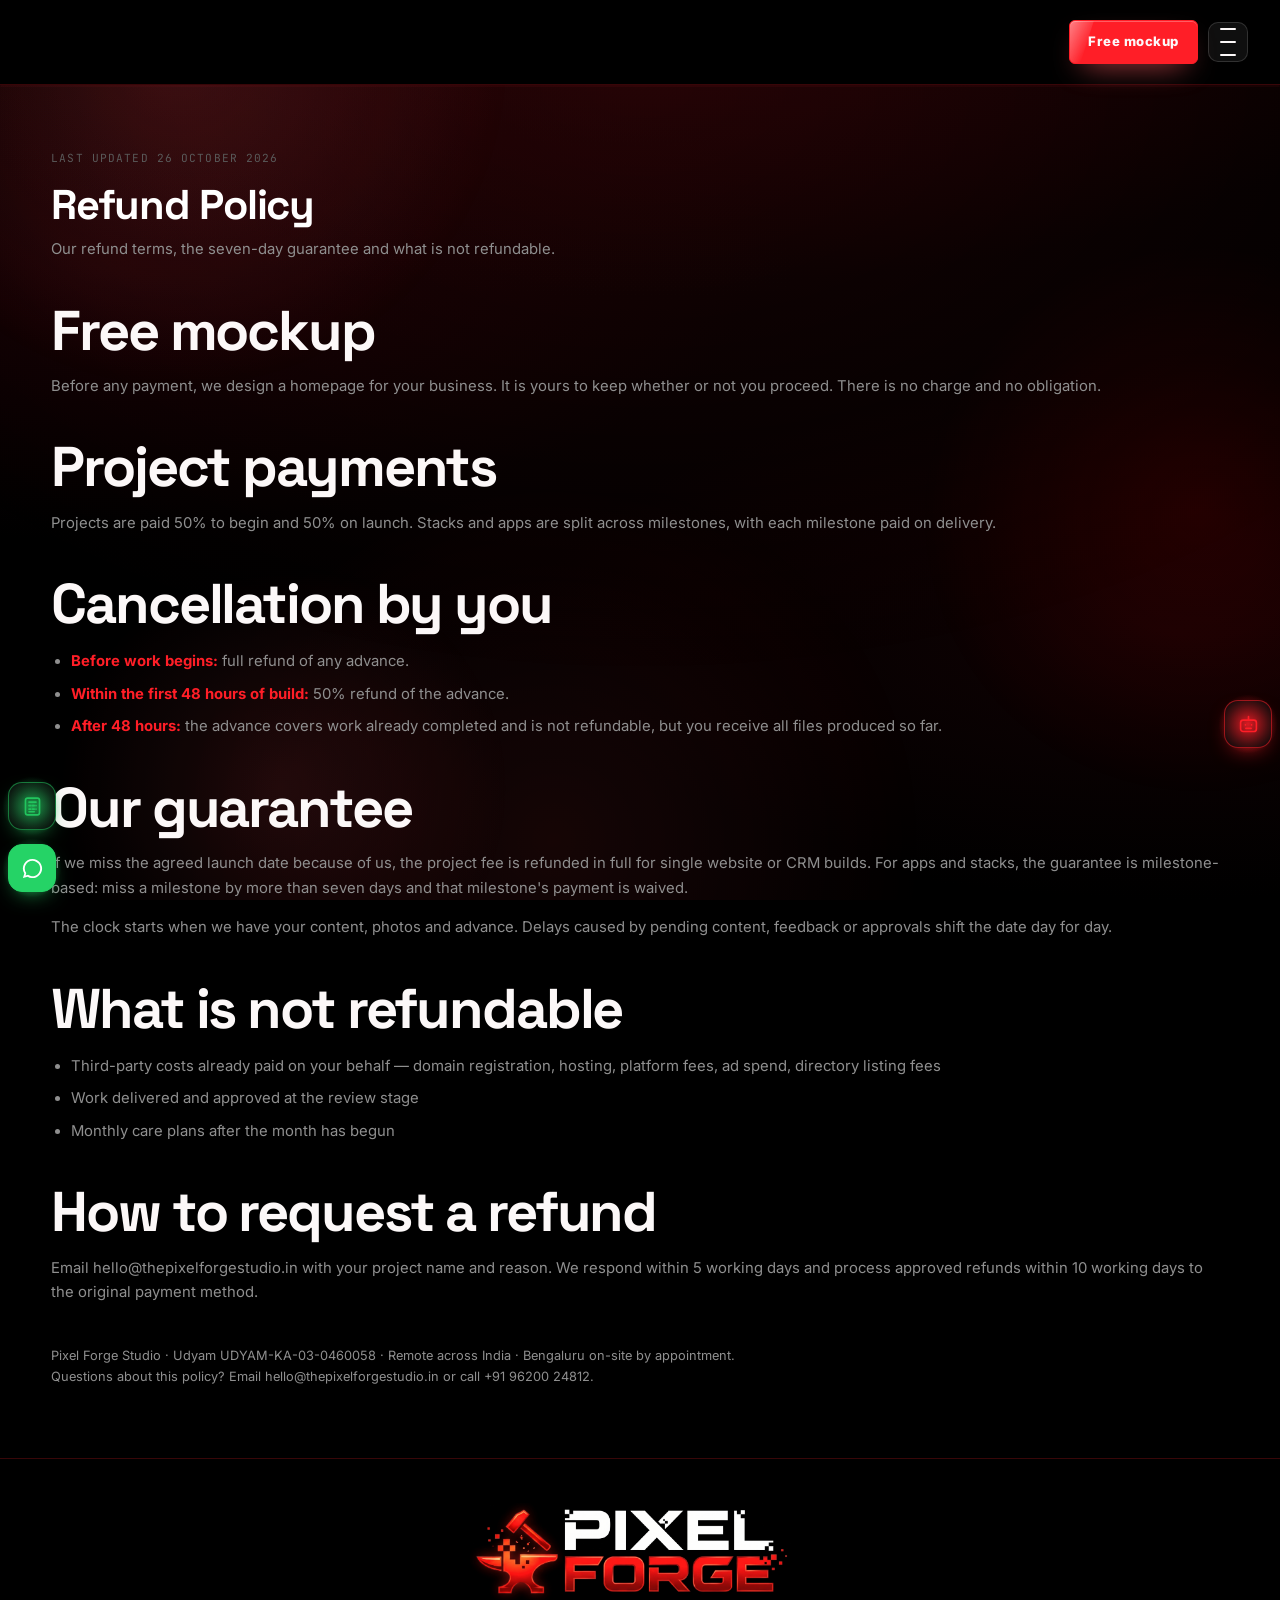
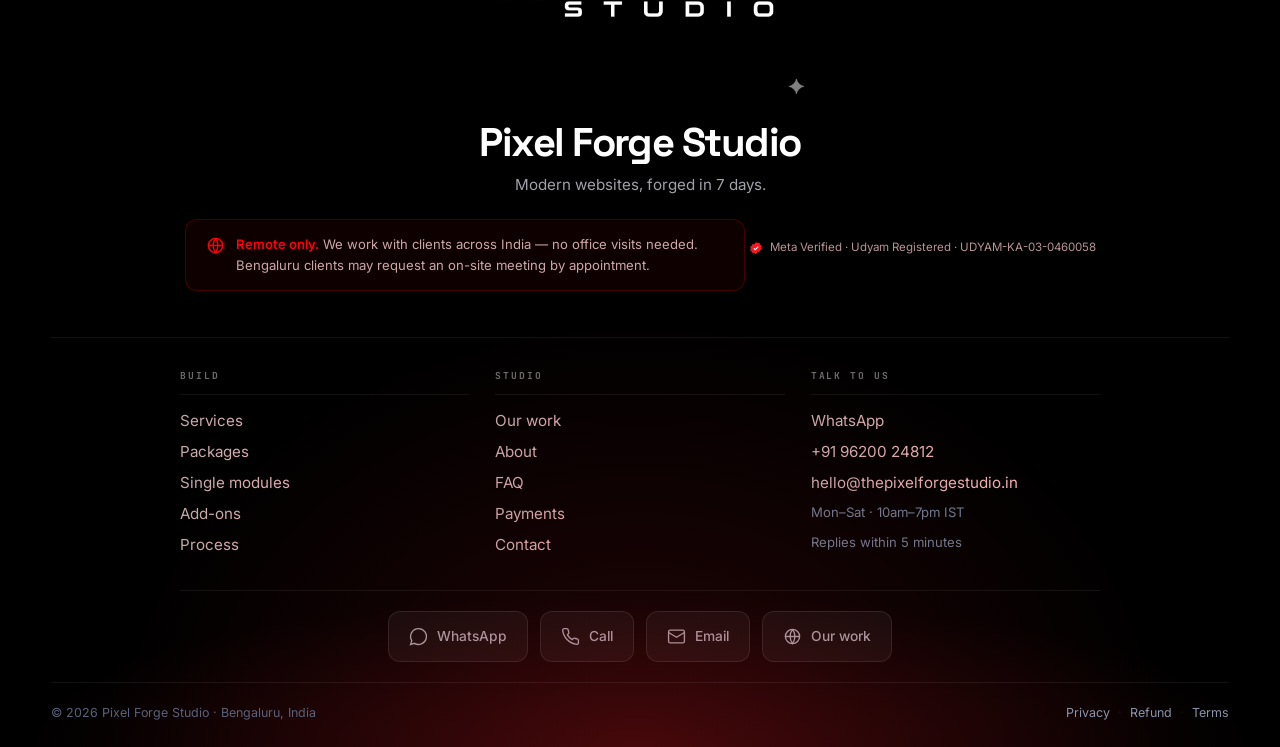
<file: refund.html>
<!DOCTYPE html>
<html lang="en" data-theme="green">
<head>
<meta charset="UTF-8">
<meta name="viewport" content="width=device-width, initial-scale=1.0, viewport-fit=cover">
<title>Refund Policy | Pixel Forge Studio</title>
<meta name="description" content="Our refund terms, the seven-day guarantee and what is not refundable.">
<meta name="msvalidate.01" content="REPLACE_WITH_BING_VERIFICATION_CODE">
<meta name="theme-color" content="#8B5CF6">
<meta property="og:title" content="Refund Policy | Pixel Forge Studio">
<meta property="og:description" content="Our refund terms, the seven-day guarantee and what is not refundable.">
<meta property="og:type" content="website">
<meta property="og:url" content="https://thepixelforgestudio.in/">
<meta name="robots" content="index, follow, max-image-preview:large">
<link rel="canonical" href="https://thepixelforgestudio.in/">
<link rel="manifest" href="manifest.json">




<link rel="preconnect" href="https://fonts.googleapis.com">
<link rel="preconnect" href="https://fonts.gstatic.com" crossorigin>
<link href="https://fonts.googleapis.com/css2?family=Space+Grotesk:wght@500;600;700&family=Inter:wght@400;500;600&family=JetBrains+Mono:wght@400;500&display=swap" rel="stylesheet">
<link rel="stylesheet" href="assets/css/style.css?v=85">
<link rel="stylesheet" href="assets/css/amoled.css?v=85">
<script>document.documentElement.className+=" js";</script>
<script type="application/ld+json">
{
  "@context": "https://schema.org",
  "@type": "ProfessionalService",
  "name": "Pixel Forge Studio",
  "description": "Website design, business CRM, PWA apps and 24/7 AI assistants for businesses across India. Hand-built, live in 7 days, transparent published pricing.",
  "url": "https://thepixelforgestudio.in",
  "telephone": "+91-96200-24812",
  "email": "hello@thepixelforgestudio.in",
  "areaServed": { "@type": "Country", "name": "India" },
  "address": { "@type": "PostalAddress", "addressLocality": "Bengaluru", "addressRegion": "Karnataka", "addressCountry": "IN" },
  "openingHoursSpecification": {
    "@type": "OpeningHoursSpecification",
    "dayOfWeek": ["Monday","Tuesday","Wednesday","Thursday","Friday","Saturday"],
    "opens": "10:00", "closes": "19:00"
  },
  "priceRange": "₹9,999 – ₹1,49,999",
  "currenciesAccepted": "INR",
  "paymentAccepted": "UPI, Bank Transfer",
  "hasOfferCatalog": {
    "@type": "OfferCatalog",
    "name": "Build Packages",
    "itemListElement": [
      { "@type": "Offer", "name": "Launchpad", "price": "9999", "priceCurrency": "INR",
        "description": "One-page PWA website with Google Business Profile, Bing indexing and WhatsApp setup. Live in 5 days." },
      { "@type": "Offer", "name": "Website — Traditional", "price": "19999", "priceCurrency": "INR",
        "description": "5–10 page hand-built website, mobile-first, SEO setup." },
      { "@type": "Offer", "name": "Website — Empire + AI", "price": "34999", "priceCurrency": "INR",
        "description": "Same build plus a 24/7 AI assistant that answers and qualifies enquiries." },
      { "@type": "Offer", "name": "CRM — Traditional", "price": "49999", "priceCurrency": "INR",
        "description": "Business CRM with leads, pipeline, quotes and GST invoices." },
      { "@type": "Offer", "name": "CRM — Empire + AI", "price": "74999", "priceCurrency": "INR",
        "description": "CRM plus automated lead scoring and routing." },
      { "@type": "Offer", "name": "App — Traditional", "price": "39999", "priceCurrency": "INR",
        "description": "Progressive Web App — installs from the browser, works offline." },
      { "@type": "Offer", "name": "App — Empire + AI", "price": "64999", "priceCurrency": "INR",
        "description": "PWA plus in-app AI assistant and push notifications." },
      { "@type": "Offer", "name": "Website + CRM + App + AI", "price": "149999", "priceCurrency": "INR",
        "description": "Complete build with website, CRM, PWA app and 24/7 AI assistant." }
    ]
  }
}
</script>
<script type="application/ld+json">{"@context":"https://schema.org","@type":"FAQPage","mainEntity":[{"@type":"Question","name":"How can you deliver in seven days when agencies take six weeks?","acceptedAnswer":{"@type":"Answer","text":"Because we removed everything that makes projects slow: no committee, no handoffs between three teams, no waiting on a designer in another timezone. One studio, one design system, one build. We also use AI in our own workflow — that is why seven days is possible, not why it is cheap."}},{"@type":"Question","name":"What if I do not like the design?","acceptedAnswer":{"@type":"Answer","text":"You see a real homepage before you pay anything. If it is not right, you keep it and we part as friends. On a paid build you get two full rounds of changes at the review stage; if it is still wrong, we refund the balance."}},{"@type":"Question","name":"Do I own my website and data?","acceptedAnswer":{"@type":"Answer","text":"Your domain, accounts, customer data, hosting, analytics and Google Ads are all in your name. No lock-in, and no fee to keep your own site."}},{"@type":"Question","name":"What happens after seven days?","acceptedAnswer":{"@type":"Answer","text":"Three months of care is included free: uptime monitoring, backups, security patches and content updates. After month three it continues at ₹2,499 a month, and only if you want it. No auto-renewal."}},{"@type":"Question","name":"Do you work with businesses outside Bengaluru?","acceptedAnswer":{"@type":"Answer","text":"Yes. Most of our work is remote — calls, screen shares and WhatsApp. We have worked with clients across India. Being in Bengaluru helps for photography and local SEO, but it is not a requirement."}},{"@type":"Question","name":"What is included in the AI assistant?","acceptedAnswer":{"@type":"Answer","text":"A chat widget on your site trained on your services, prices, timings and policies. It answers customers, captures their name and number, and hands off to you on WhatsApp when it is unsure. It is updated monthly from real conversations."}},{"@type":"Question","name":"Can I pay in instalments?","acceptedAnswer":{"@type":"Answer","text":"Payment is 100% in advance. Work begins once the full amount is received and the package is procured — we do not start on part-payments. The mockup stays free, so you see the design before committing anything — you pay for each stage as it is delivered."}},{"@type":"Question","name":"What do you need from me to start?","acceptedAnswer":{"@type":"Answer","text":"Your logo if you have one, three to five photographs, your services with prices, your business hours and your WhatsApp number. If you do not have photos, we source licensed images and swap them later."}}]}</script><script type="application/ld+json">[{"@context":"https://schema.org","@type":"WebSite","name":"Pixel Forge Studio","url":"https://thepixelforgestudio.in","potentialAction":{"@type":"SearchAction","target":"https://thepixelforgestudio.in/?q={search_term_string}","query-input":"required name=search_term_string"}},{"@context":"https://schema.org","@type":"BreadcrumbList","itemListElement":[{"@type":"ListItem","position":1,"name":"Home","item":"https://thepixelforgestudio.in/"},{"@type":"ListItem","position":2,"name":"Packages","item":"https://thepixelforgestudio.in/#packages"},{"@type":"ListItem","position":3,"name":"Configure","item":"https://thepixelforgestudio.in/#fullprices"},{"@type":"ListItem","position":4,"name":"Payments","item":"https://thepixelforgestudio.in/#pay"}]},{"@context":"https://schema.org","@type":"Organization","name":"Pixel Forge Studio","url":"https://thepixelforgestudio.in","logo":"https://thepixelforgestudio.in/assets/img/logo-mark.png","email":"hello@thepixelforgestudio.in","telephone":"+91-96200-24812","foundingDate":"2023-10","address":{"@type":"PostalAddress","addressLocality":"Bengaluru","addressRegion":"Karnataka","addressCountry":"IN"},"identifier":{"@type":"PropertyValue","propertyID":"Udyam","value":"UDYAM-KA-03-0460058"}}]</script>
<style id="critical-fixes">
.botpanel,#botpanel{display:none!important;opacity:1!important;animation:none!important;transform:none!important;filter:none!important;visibility:visible!important}
.botpanel.open,#botpanel.open,.botpanel.on,#botpanel.on{display:block!important;opacity:1!important;transform:none!important;pointer-events:auto!important;z-index:9500!important}
@media(max-width:760px){
 .cmpwrap{overflow:visible!important;border:0!important;background:transparent!important}
 .cmp2{min-width:0!important;width:100%!important;display:block!important;background:transparent!important}
 .cmp2 thead{display:none!important}
 .cmp2 tbody{display:block!important}
 .cmp2 tr{display:block!important;margin-bottom:12px;border-radius:14px;background:#12141D;border:1px solid rgba(255,255,255,.10);padding:6px 0;overflow:hidden}
 .cmp2 td{display:grid!important;grid-template-columns:1fr auto;gap:12px;align-items:baseline;padding:11px 16px!important;border-bottom:1px solid rgba(255,255,255,.055)!important;font-size:.82rem!important}
 .cmp2 td:first-child{display:block!important;background:rgba(139,92,246,.10);font-weight:700!important;color:#F8FAFC!important;font-size:.78rem!important;padding:11px 16px!important;margin-bottom:2px}
 .cmp2 td[data-label]::before{content:attr(data-label);font-size:.66rem;letter-spacing:.06em;text-transform:uppercase;color:#6B7590;font-family:'JetBrains Mono',monospace}
 .cmp2 td.us{background:rgba(139,92,246,.08)!important}
}
.brand-mark{overflow:hidden}
.brand-mark img{width:100%!important;height:100%!important;object-fit:contain!important;object-position:center!important;padding:3px}
.mbar a,.mbar .btn,.mbar button{white-space:nowrap!important}
</style>
<link rel="icon" type="image/png" sizes="192x192" href="mark-192.png">
<link rel="icon" type="image/png" sizes="512x512" href="mark-512.png">
<link rel="apple-touch-icon" href="mark-512.png">
</head>
<body data-page="">
<div class="bg"><i></i><i></i><i></i><i></i></div>
<header class="nav">
  <div class="wrap nav-in">
    <a href="index.html" class="brand">
      <span class="brand-mark"><img decoding="async" src="mark-192.png" alt="Pixel Forge Studio" width="38" height="38" loading="eager"></span>
      <span class="brand-name">Pixel Forge Studio</span>
    </a>
    <nav class="links"><a href="index.html" class="">Home</a><a href="services.html" class="">Services</a><a href="packages.html" class="">Packages</a><a href="add-ons.html" class="">Add-ons</a><a href="work.html" class="">Work</a><a href="about.html" class="">About</a><a href="process.html" class="">Process</a><a href="faq.html" class="">FAQ</a><a href="contact.html" class="">Contact</a></nav>
    <div class="nav-cta">
      <a class="btn btn-primary btn-sm" href="contact.html">Free mockup</a>
      <button class="burger" id="burger" aria-label="Menu"><i></i><i></i><i></i></button>
    </div>
  </div>
</header>

<main>
<section class="sec" style="padding-top:56px">
  <div class="wrap legal">
    <span class="updated">Last updated 26 October 2026</span>
    <h1 style="font-size:clamp(1.9rem,3.4vw,2.6rem);margin:14px 0 10px">Refund Policy</h1>
    <p style="color:var(--ash)">Our refund terms, the seven-day guarantee and what is not refundable.</p>
    
<h2>Free mockup</h2>
<p>Before any payment, we design a homepage for your business. It is yours to keep whether or not you proceed. There is no charge and no obligation.</p>
<h2>Project payments</h2>
<p>Projects are paid 50% to begin and 50% on launch. Stacks and apps are split across milestones, with each milestone paid on delivery.</p>
<h2>Cancellation by you</h2>
<ul><li><strong>Before work begins:</strong> full refund of any advance.</li><li><strong>Within the first 48 hours of build:</strong> 50% refund of the advance.</li><li><strong>After 48 hours:</strong> the advance covers work already completed and is not refundable, but you receive all files produced so far.</li></ul>
<h2>Our guarantee</h2>
<p>If we miss the agreed launch date because of us, the project fee is refunded in full for single website or CRM builds. For apps and stacks, the guarantee is milestone-based: miss a milestone by more than seven days and that milestone's payment is waived.</p>
<p>The clock starts when we have your content, photos and advance. Delays caused by pending content, feedback or approvals shift the date day for day.</p>
<h2>What is not refundable</h2>
<ul><li>Third-party costs already paid on your behalf — domain registration, hosting, platform fees, ad spend, directory listing fees</li><li>Work delivered and approved at the review stage</li><li>Monthly care plans after the month has begun</li></ul>
<h2>How to request a refund</h2>
<p>Email hello@thepixelforgestudio.in with your project name and reason. We respond within 5 working days and process approved refunds within 10 working days to the original payment method.</p>

    <p style="margin-top:40px;font-size:.8rem;color:var(--ash-2)">Pixel Forge Studio · Udyam UDYAM-KA-03-0460058 · Remote across India · Bengaluru on-site by appointment.<br>Questions about this policy? Email hello@thepixelforgestudio.in or call +91 96200 24812.</p>
  </div>
</section>
</main><footer>
  <div class="f-edge">

    <div class="f-hero">
      <a href="index.html" class="f-brandmark">
        <img decoding="async" src="assets/img/logo-mark.png" alt="Pixel Forge Studio" width="76" height="56">
      </a>
      <h2 class="f-title">Pixel Forge Studio</h2>
      <p class="f-tag">Modern websites, forged in 7 days.</p>
      <div class="f-remote">
        <svg viewBox="0 0 24 24" fill="none" stroke="currentColor" stroke-width="1.8"><circle cx="12" cy="12" r="9"/><path d="M3 12h18M12 3a15 15 0 010 18 15 15 0 010-18"/></svg>
        <span><b>Remote only.</b> We work with clients across India — no office visits needed. Bengaluru clients may request an on-site meeting by appointment.</span>
      </div>
      <div class="f-verified"><svg class="vtick" viewBox="0 0 24 24" aria-label="Meta Verified"><path d="M12 1.5l2.6 2.1 3.3-.4 1.1 3.1 3 1.5-1 3.2 1 3.2-3 1.5-1.1 3.1-3.3-.4L12 22.5l-2.6-2.1-3.3.4-1.1-3.1-3-1.5 1-3.2-1-3.2 3-1.5 1.1-3.1 3.3.4z"/><path class="t" d="M10.6 16.2l-3-3 1.3-1.3 1.7 1.7 4.6-4.6 1.3 1.3z"/></svg><span>Meta Verified · Udyam Registered · UDYAM-KA-03-0460058</span></div>
    </div>

    <div class="f-cols">
      <div class="f-col">
        <h5>Build</h5>
        <a href="#services">Services</a>
        <a href="#packages">Packages</a>
        <a href="#standalone">Single modules</a>
        <a href="#addons">Add-ons</a>
        <a href="#process">Process</a>
      </div>
      <div class="f-col">
        <h5>Studio</h5>
        <a href="#work">Our work</a>
        <a href="#about">About</a>
        <a href="#faq">FAQ</a>
        <a href="#pay">Payments</a>
        <a href="#contact">Contact</a>
      </div>
      <div class="f-col">
        <h5>Talk to us</h5>
        <a href="https://wa.me/919620024812" target="_blank" rel="noopener">WhatsApp</a>
        <a href="tel:+919620024812">+91 96200 24812</a>
        <a href="mailto:hello@thepixelforgestudio.in">hello@thepixelforgestudio.in</a>
        <span class="f-note">Mon–Sat · 10am–7pm IST</span>
        <span class="f-note">Replies within 5 minutes</span>
      </div>
    </div>

    <div class="f-socials">
      <a href="https://wa.me/919620024812" target="_blank" rel="noopener" aria-label="WhatsApp">
        <svg viewBox="0 0 24 24"><path d="M12 2a10 10 0 00-8.5 15.2L2 22l4.9-1.4A10 10 0 1012 2z"/></svg>
        <span>WhatsApp</span></a>
      <a href="tel:+919620024812" aria-label="Call">
        <svg viewBox="0 0 24 24"><path d="M22 16.9v3a2 2 0 01-2.2 2 19.8 19.8 0 01-8.6-3.1 19.5 19.5 0 01-6-6A19.8 19.8 0 012.1 4.2 2 2 0 014.1 2h3a2 2 0 012 1.7c.1 1 .4 1.9.7 2.8a2 2 0 01-.5 2.1L8.1 9.9a16 16 0 006 6l1.3-1.3a2 2 0 012.1-.4c.9.3 1.8.6 2.8.7a2 2 0 011.7 2z"/></svg>
        <span>Call</span></a>
      <a href="mailto:hello@thepixelforgestudio.in" aria-label="Email">
        <svg viewBox="0 0 24 24"><rect x="2" y="4" width="20" height="16" rx="2"/><path d="M2 7l10 6 10-6"/></svg>
        <span>Email</span></a>
      <a href="https://redmobilerepair.in" target="_blank" rel="noopener" aria-label="Client work">
        <svg viewBox="0 0 24 24"><circle cx="12" cy="12" r="9"/><path d="M3 12h18M12 3a15 15 0 010 18 15 15 0 010-18"/></svg>
        <span>Our work</span></a>
    </div>

    <div class="f-legal">
      <span class="f-copy">© 2026 Pixel Forge Studio · Bengaluru, India</span>
      <nav class="f-legal-links">
        <a href="privacy.html">Privacy</a><span>·</span>
        <a href="refund.html">Refund</a><span>·</span>
        <a href="terms.html">Terms</a>
      </nav>
    </div>
  </div>
</footer>


<div class="botwrap" id="botwrap">
  <div class="botpanel" id="botpanel">
    <div class="bot-head">
      <span class="av"><svg viewBox="0 0 24 24"><rect x="4" y="7" width="16" height="12" rx="3"/><path d="M12 3v4M9 13h.01M15 13h.01"/></svg></span>
      <span><b>Pixel Forge Assistant</b><small>● Online · replies instantly</small></span>
    </div>
    <div class="botlog" id="botlog"></div>
    <form class="botform" id="botform">
      <input id="botinput" placeholder="Ask about pricing, timelines…" autocomplete="off">
      <button type="submit" aria-label="Send"><svg viewBox="0 0 24 24"><path d="M5 12h14M13 6l6 6-6 6"/></svg></button>
    </form>
    <div class="bot-foot"><a href="https://wa.me/919620024812" target="_blank" rel="noopener">Talk to Pixel Forge Studio →</a></div>
  </div>
  
</div>
<div class="fab" id="fab" style="position:fixed !important;right:16px !important;bottom:20px !important;z-index:9990 !important;display:flex !important;flex-direction:column !important;align-items:center !important;gap:10px !important;">
  <a class="fab-btn fab-price" href="#fullprices" aria-label="Price estimator" style="width:48px !important;height:48px !important;border-radius:14px !important;display:grid !important;place-items:center !important;background:#0a0a0a !important;border:1px solid rgba(34,197,94,.55) !important;box-shadow:0 8px 22px -10px rgba(34,197,94,.9) !important;text-decoration:none !important;color:#22c55e !important;">
    <svg viewBox="0 0 24 24" style="width:21px !important;height:21px !important;fill:none !important;stroke:#22c55e !important;stroke-width:1.9 !important;stroke-linecap:round !important;stroke-linejoin:round !important;"><rect x="4" y="2.5" width="16" height="19" rx="2.5"/><path d="M8 7h8M8 11h2M12 11h2M16 11h.01M8 15h2M12 15h2M16 15h.01M8 18h6"/></svg>
  </a>
  <button class="fab-btn botbtn" id="botbtn" aria-label="Open assistant" style="position:relative !important;width:48px !important;height:48px !important;border-radius:14px !important;display:grid !important;place-items:center !important;background:#0a0a0a !important;border:1px solid rgba(255,30,39,.55) !important;box-shadow:0 8px 22px -10px rgba(255,30,39,.9) !important;cursor:pointer !important;">
    <svg viewBox="0 0 24 24" style="width:21px !important;height:21px !important;fill:none !important;stroke:#ff1e27 !important;stroke-width:1.9 !important;stroke-linecap:round !important;stroke-linejoin:round !important;"><rect x="3" y="7" width="18" height="13" rx="3"/><path d="M12 3v4M8.5 12.5h.01M15.5 12.5h.01M9 16.5h6"/></svg>
  </button>
  <a class="fab-btn fab-wa" href="https://wa.me/919620024812?text=Hi%20Pixel%20Forge%20Studio%2C%20I%27d%20like%20a%20quote." target="_blank" rel="noopener" aria-label="WhatsApp" style="width:48px !important;height:48px !important;border-radius:14px !important;display:grid !important;place-items:center !important;background:#25D366 !important;border:1px solid #25D366 !important;box-shadow:0 8px 22px -10px rgba(37,211,102,.95) !important;text-decoration:none !important;">
    <svg viewBox="0 0 24 24" style="width:23px !important;height:23px !important;fill:#fff !important;stroke:none !important;"><path d="M12 2a10 10 0 00-8.5 15.2L2 22l4.9-1.4A10 10 0 1012 2zm0 2a8 8 0 11-4.2 14.8l-.4-.2-2.6.7.7-2.5-.2-.4A8 8 0 0112 4z"/></svg>
  </a>
</div>
<div class="xmodal" id="xmodal" role="dialog" aria-modal="true" aria-labelledby="xtitle">
  <div class="xcard">
    <button class="xclose" id="xclose" aria-label="Close">×</button>
    <span class="pill-ember">Free · no card</span>
    <h3 id="xtitle">Want to see your homepage first?</h3>
    <p>Send us your business name and we will design a real homepage for it — free, within 48 hours. If you do not like it, you keep it and we part as friends.</p>
    <a class="btn btn-primary" href="https://wa.me/919620024812?text=Hi%20Pixel%20Forge%20Studio%2C%20I%27d%20like%20the%20free%2048-hour%20homepage%20concept." target="_blank" rel="noopener">Claim my free homepage →</a>
    <span class="later" id="xlater">No thanks, just browsing</span>
  </div>
</div>

<div class="pmodal" id="pmodal" role="dialog" aria-modal="true" aria-labelledby="ptitle">
  <div class="pcard-m">
    <button class="pclose" id="pclose" aria-label="Close">×</button>

    <div class="pstep" id="pstep1">
      <span class="pill-ember">Step 1 of 2 · Your details</span>
      <h3 id="ptitle">Build your order</h3>
      <p class="psub" id="psummary">—</p>
      <form id="pform">
        <div class="pgrid2">
          <label>Full name <i>*</i><input name="pname" required autocomplete="name"></label>
          <label>Mobile (WhatsApp) <i>*</i><input name="pphone" required inputmode="numeric" autocomplete="tel" placeholder="10 digits"></label>
          <label>Business name <i>*</i><input name="pbiz" required autocomplete="organization"></label>
          <label>Business type <i>*</i>
            <select name="ptype" required>
              <option value="">Select…</option>
              <option>Retail shop</option><option>Salon / spa</option><option>Clinic / hospital</option>
              <option>Hotel / restaurant</option><option>Real estate</option><option>Consultant / lawyer</option>
              <option>Manufacturer / wholesale</option><option>E-commerce</option><option>Agency</option><option>Other</option>
            </select>
          </label>
          <label>City <i>*</i><input name="pcity" required autocomplete="address-level2"></label>
          <label>Email <span class="opt">optional</span><input name="pemail" type="email" autocomplete="email"></label>
          <label>GST number <span class="opt">optional</span><input name="pgst"></label>
          <label>Anything we should know <span class="opt">optional</span><input name="pnote"></label>
        </div>
        <p class="perr" id="perr"></p>
        <button type="submit" class="btn btn-primary btn-block" style="margin-top:18px">Continue to payment →</button>
        <p class="pfoot">You will see the amount and a UPI code on the next screen. No card needed.</p>
      </form>
    </div>

    <div class="pstep" id="pstep2" style="display:none">
      <span class="pill-ember">Step 2 of 2 · Payment</span>
      <h3>Pay your deposit</h3>
      <div class="pamount" id="pamount">—</div>
      <div class="ppayrow">
        <div class="pqr"><img decoding="async" src="assets/img/upi-qr.png" alt="UPI QR to pay Pixel Forge Studio" width="180" height="180"></div>
        <div class="pinfo">
          <div class="upiline" style="margin-bottom:12px">
            <span>UPI ID</span><b id="upi2">9620024812@airtel</b>
            <button type="button" id="copy-upi2">Copy</button>
          </div>
          <ol class="paysteps" style="margin:0">
            <li>Scan with any UPI app, or tap the button below on your phone</li>
            <li>Check the payee reads <strong>Pixel Forge Studio</strong></li>
            <li>Add your business name in the remarks</li>
          </ol>
          <a class="btn btn-primary btn-block" id="puplink" href="#" style="margin-top:14px">Open UPI app</a>
        </div>
      </div>
      <a class="btn btn-ghost btn-block" id="pconfirm" href="#" target="_blank" rel="noopener" style="margin-top:14px">
        I have paid — send my order on WhatsApp →</a>
      <p class="pfoot">We match your payment to this order by your name and amount, usually within minutes during business hours. Keep the UTR from your UPI app.</p>
    </div>
  </div>
</div>

<div class="pkgmodal" id="pkgmodal" role="dialog" aria-modal="true">
  <div class="pkgcard">
    <button class="pkgclose" id="pkgclose" aria-label="Close">×</button>
    <div id="pkgbody"></div>
  </div>
</div>
<div class="mbar" style="position:fixed !important;left:0 !important;right:0 !important;bottom:0 !important;z-index:9992 !important;display:none !important;gap:8px !important;padding:10px 12px calc(10px + env(safe-area-inset-bottom)) !important;background:#000 !important;border-top:1px solid rgba(255,30,39,.3) !important;">
  <a class="m1" href="https://wa.me/919620024812?text=Hi%20Pixel%20Forge%20Studio%2C%20I%20want%20to%20discuss%20a%20project." target="_blank" rel="noopener">
    <svg viewBox="0 0 24 24"><path d="M12 2a10 10 0 00-8.5 15.2L2 22l4.9-1.4A10 10 0 1012 2z"/></svg>WhatsApp us</a>
  <a class="m2" href="contact.html#enq">
    <svg viewBox="0 0 24 24"><path d="M13 2L4.5 13H11l-1 9 8.5-11H12z"/></svg>Get Discovery Quote</a>
</div>
<script src="assets/js/main.js?v=79" defer></script>
</body>
</html>
</file>
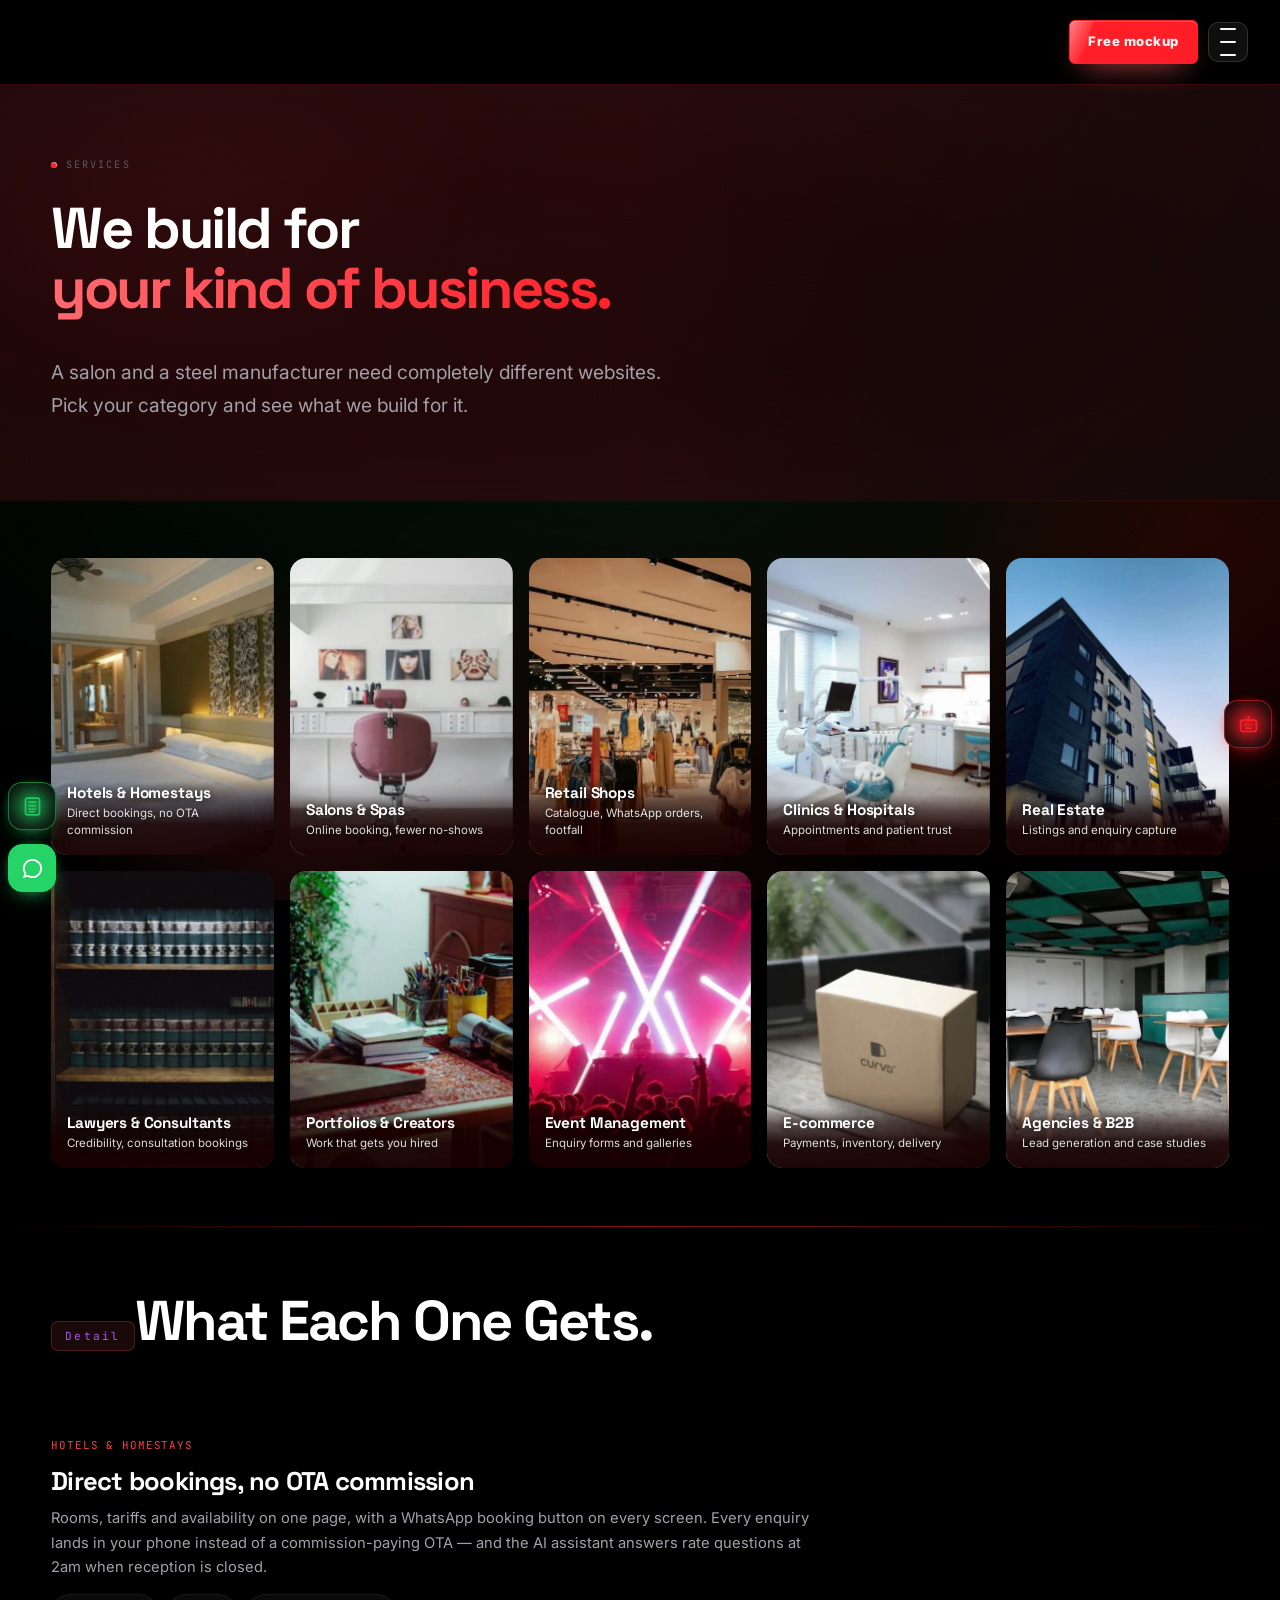
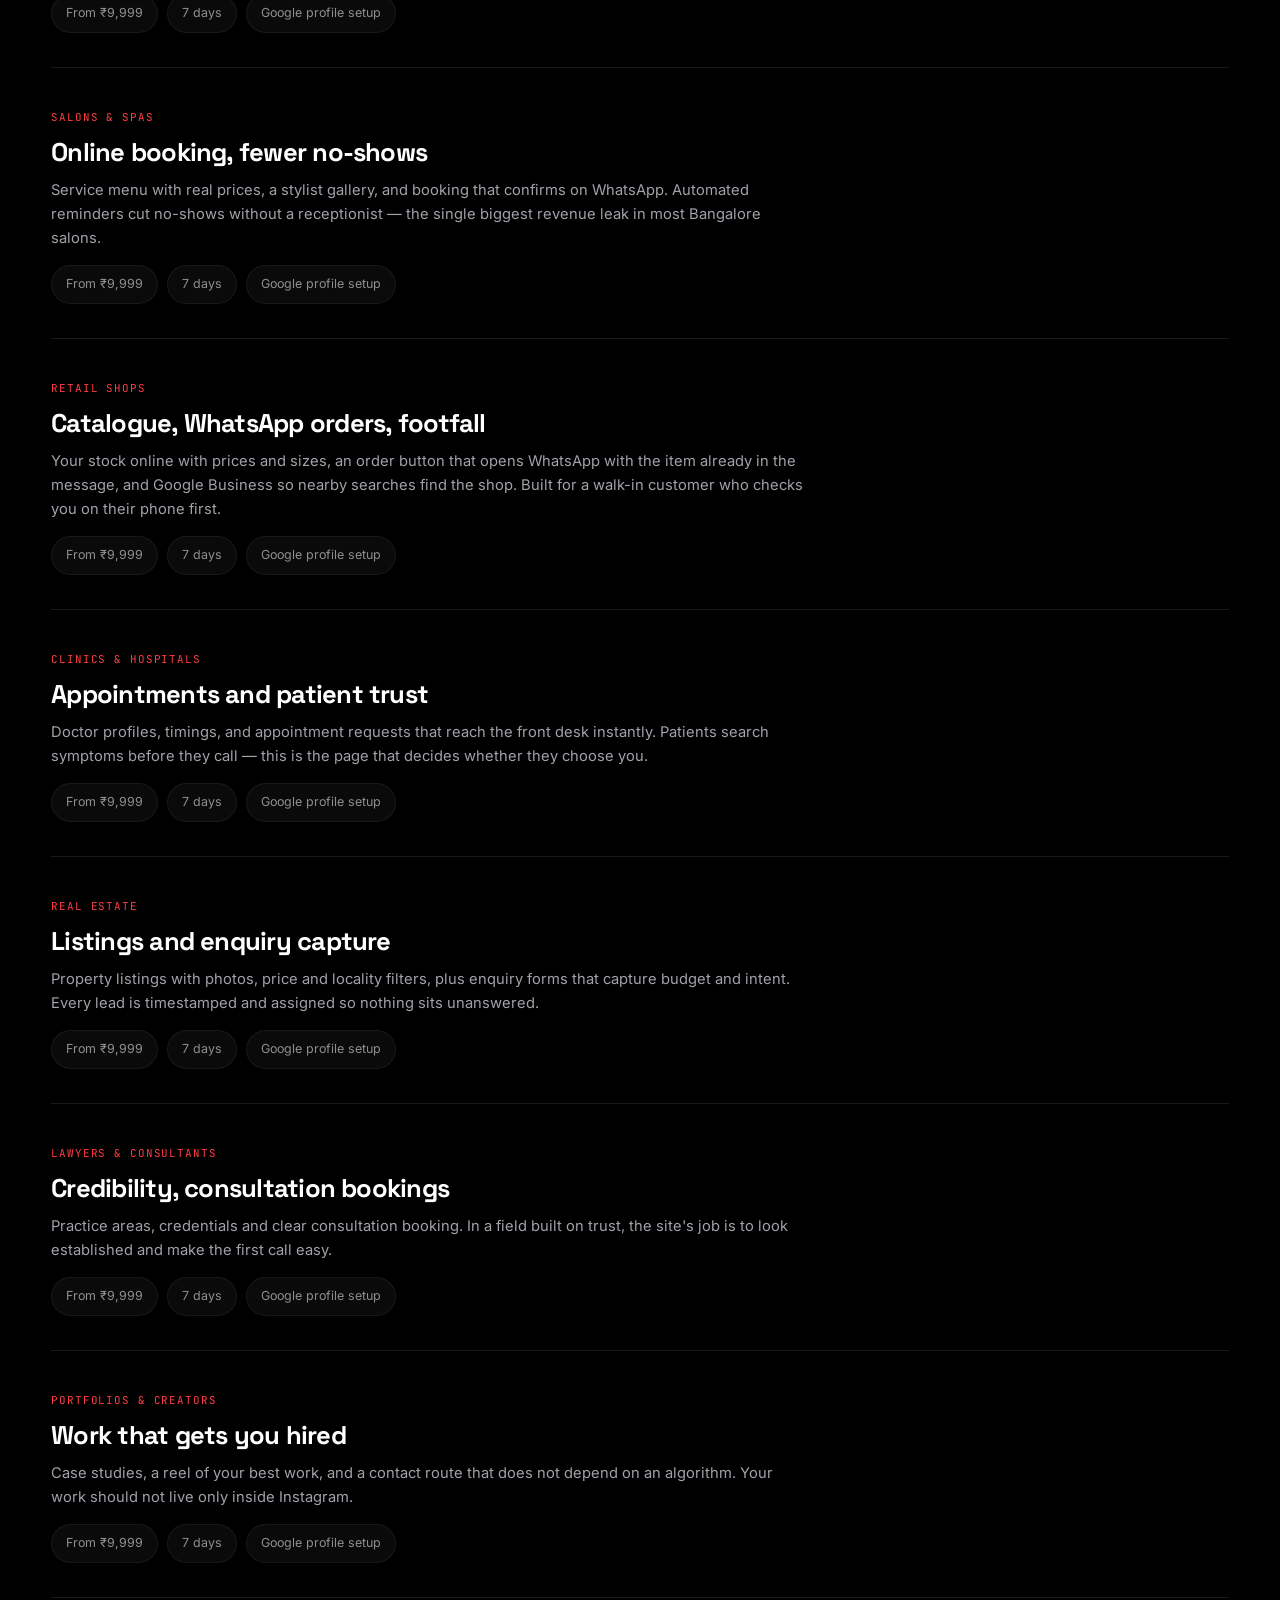
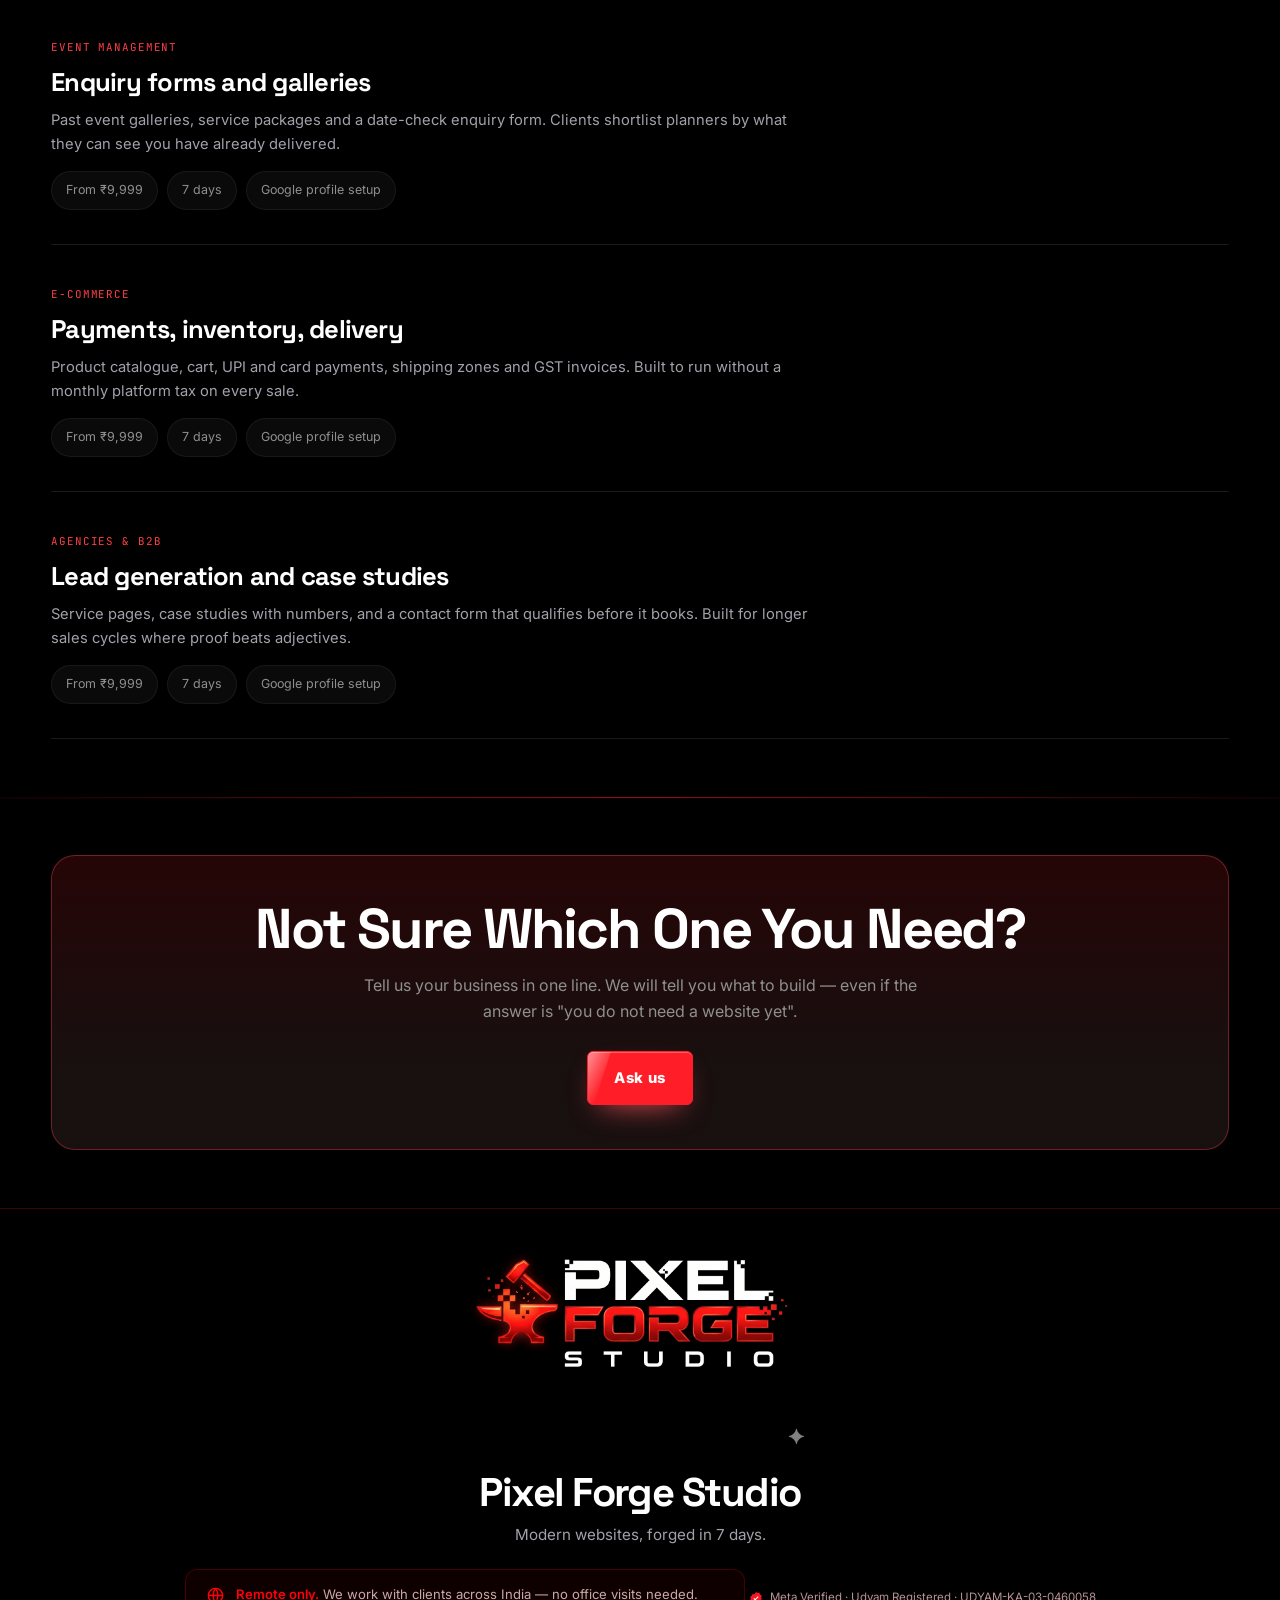
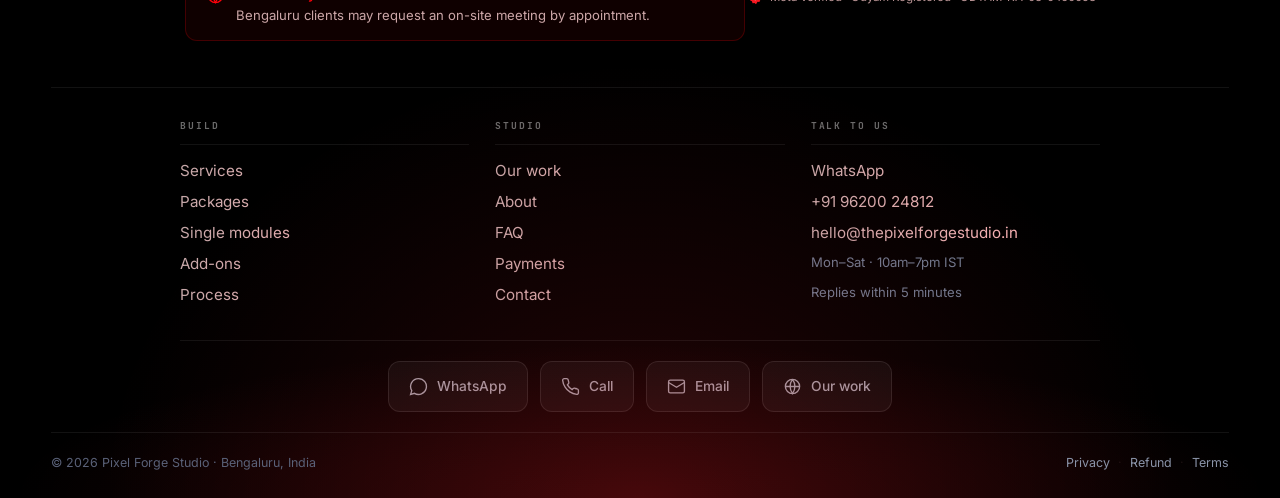
<file: services.html>
<!DOCTYPE html>
<html lang="en" data-theme="green">
<head>
<meta charset="UTF-8">
<meta name="viewport" content="width=device-width, initial-scale=1.0, viewport-fit=cover">
<title>Services — websites for every business type | Pixel Forge Studio</title>
<meta name="description" content="Websites for hotels, salons, retail, clinics, real estate, lawyers, portfolios, events, e-commerce and agencies. Bengaluru.">
<meta name="msvalidate.01" content="REPLACE_WITH_BING_VERIFICATION_CODE">
<meta name="theme-color" content="#8B5CF6">
<meta property="og:title" content="Services — websites for every business type | Pixel Forge Studio">
<meta property="og:description" content="Websites for hotels, salons, retail, clinics, real estate, lawyers, portfolios, events, e-commerce and agencies. Bengaluru.">
<meta property="og:type" content="website">
<meta property="og:url" content="https://thepixelforgestudio.in/services.html">
<meta name="robots" content="index, follow, max-image-preview:large">
<link rel="canonical" href="https://thepixelforgestudio.in/services.html">
<link rel="manifest" href="manifest.json">




<link rel="preconnect" href="https://fonts.googleapis.com">
<link rel="preconnect" href="https://fonts.gstatic.com" crossorigin>
<link href="https://fonts.googleapis.com/css2?family=Space+Grotesk:wght@500;600;700&family=Inter:wght@400;500;600&family=JetBrains+Mono:wght@400;500&display=swap" rel="stylesheet">
<link rel="stylesheet" href="assets/css/style.css?v=85">
<link rel="stylesheet" href="assets/css/amoled.css?v=85">
<script>document.documentElement.className+=" js";</script>
<script type="application/ld+json">
{
  "@context": "https://schema.org",
  "@type": "ProfessionalService",
  "name": "Pixel Forge Studio",
  "description": "Website design, business CRM, PWA apps and 24/7 AI assistants for businesses across India. Hand-built, live in 7 days, transparent published pricing.",
  "url": "https://thepixelforgestudio.in",
  "telephone": "+91-96200-24812",
  "email": "hello@thepixelforgestudio.in",
  "areaServed": { "@type": "Country", "name": "India" },
  "address": { "@type": "PostalAddress", "addressLocality": "Bengaluru", "addressRegion": "Karnataka", "addressCountry": "IN" },
  "openingHoursSpecification": {
    "@type": "OpeningHoursSpecification",
    "dayOfWeek": ["Monday","Tuesday","Wednesday","Thursday","Friday","Saturday"],
    "opens": "10:00", "closes": "19:00"
  },
  "priceRange": "₹9,999 – ₹1,49,999",
  "currenciesAccepted": "INR",
  "paymentAccepted": "UPI, Bank Transfer",
  "hasOfferCatalog": {
    "@type": "OfferCatalog",
    "name": "Build Packages",
    "itemListElement": [
      { "@type": "Offer", "name": "Launchpad", "price": "9999", "priceCurrency": "INR",
        "description": "One-page PWA website with Google Business Profile, Bing indexing and WhatsApp setup. Live in 5 days." },
      { "@type": "Offer", "name": "Website — Traditional", "price": "19999", "priceCurrency": "INR",
        "description": "5–10 page hand-built website, mobile-first, SEO setup." },
      { "@type": "Offer", "name": "Website — Empire + AI", "price": "34999", "priceCurrency": "INR",
        "description": "Same build plus a 24/7 AI assistant that answers and qualifies enquiries." },
      { "@type": "Offer", "name": "CRM — Traditional", "price": "49999", "priceCurrency": "INR",
        "description": "Business CRM with leads, pipeline, quotes and GST invoices." },
      { "@type": "Offer", "name": "CRM — Empire + AI", "price": "74999", "priceCurrency": "INR",
        "description": "CRM plus automated lead scoring and routing." },
      { "@type": "Offer", "name": "App — Traditional", "price": "39999", "priceCurrency": "INR",
        "description": "Progressive Web App — installs from the browser, works offline." },
      { "@type": "Offer", "name": "App — Empire + AI", "price": "64999", "priceCurrency": "INR",
        "description": "PWA plus in-app AI assistant and push notifications." },
      { "@type": "Offer", "name": "Website + CRM + App + AI", "price": "149999", "priceCurrency": "INR",
        "description": "Complete build with website, CRM, PWA app and 24/7 AI assistant." }
    ]
  }
}
</script>
<script type="application/ld+json">{"@context":"https://schema.org","@type":"FAQPage","mainEntity":[{"@type":"Question","name":"How can you deliver in seven days when agencies take six weeks?","acceptedAnswer":{"@type":"Answer","text":"Because we removed everything that makes projects slow: no committee, no handoffs between three teams, no waiting on a designer in another timezone. One studio, one design system, one build. We also use AI in our own workflow — that is why seven days is possible, not why it is cheap."}},{"@type":"Question","name":"What if I do not like the design?","acceptedAnswer":{"@type":"Answer","text":"You see a real homepage before you pay anything. If it is not right, you keep it and we part as friends. On a paid build you get two full rounds of changes at the review stage; if it is still wrong, we refund the balance."}},{"@type":"Question","name":"Do I own my website and data?","acceptedAnswer":{"@type":"Answer","text":"Your domain, accounts, customer data, hosting, analytics and Google Ads are all in your name. No lock-in, and no fee to keep your own site."}},{"@type":"Question","name":"What happens after seven days?","acceptedAnswer":{"@type":"Answer","text":"Three months of care is included free: uptime monitoring, backups, security patches and content updates. After month three it continues at ₹2,499 a month, and only if you want it. No auto-renewal."}},{"@type":"Question","name":"Do you work with businesses outside Bengaluru?","acceptedAnswer":{"@type":"Answer","text":"Yes. Most of our work is remote — calls, screen shares and WhatsApp. We have worked with clients across India. Being in Bengaluru helps for photography and local SEO, but it is not a requirement."}},{"@type":"Question","name":"What is included in the AI assistant?","acceptedAnswer":{"@type":"Answer","text":"A chat widget on your site trained on your services, prices, timings and policies. It answers customers, captures their name and number, and hands off to you on WhatsApp when it is unsure. It is updated monthly from real conversations."}},{"@type":"Question","name":"Can I pay in instalments?","acceptedAnswer":{"@type":"Answer","text":"Payment is 100% in advance. Work begins once the full amount is received and the package is procured — we do not start on part-payments. The mockup stays free, so you see the design before committing anything — you pay for each stage as it is delivered."}},{"@type":"Question","name":"What do you need from me to start?","acceptedAnswer":{"@type":"Answer","text":"Your logo if you have one, three to five photographs, your services with prices, your business hours and your WhatsApp number. If you do not have photos, we source licensed images and swap them later."}}]}</script><script type="application/ld+json">[{"@context":"https://schema.org","@type":"WebSite","name":"Pixel Forge Studio","url":"https://thepixelforgestudio.in","potentialAction":{"@type":"SearchAction","target":"https://thepixelforgestudio.in/?q={search_term_string}","query-input":"required name=search_term_string"}},{"@context":"https://schema.org","@type":"BreadcrumbList","itemListElement":[{"@type":"ListItem","position":1,"name":"Home","item":"https://thepixelforgestudio.in/"},{"@type":"ListItem","position":2,"name":"Packages","item":"https://thepixelforgestudio.in/#packages"},{"@type":"ListItem","position":3,"name":"Configure","item":"https://thepixelforgestudio.in/#fullprices"},{"@type":"ListItem","position":4,"name":"Payments","item":"https://thepixelforgestudio.in/#pay"}]},{"@context":"https://schema.org","@type":"Organization","name":"Pixel Forge Studio","url":"https://thepixelforgestudio.in","logo":"https://thepixelforgestudio.in/assets/img/logo-mark.png","email":"hello@thepixelforgestudio.in","telephone":"+91-96200-24812","foundingDate":"2023-10","address":{"@type":"PostalAddress","addressLocality":"Bengaluru","addressRegion":"Karnataka","addressCountry":"IN"},"identifier":{"@type":"PropertyValue","propertyID":"Udyam","value":"UDYAM-KA-03-0460058"}}]</script>
<style id="critical-fixes">
.botpanel,#botpanel{display:none!important;opacity:1!important;animation:none!important;transform:none!important;filter:none!important;visibility:visible!important}
.botpanel.open,#botpanel.open,.botpanel.on,#botpanel.on{display:block!important;opacity:1!important;transform:none!important;pointer-events:auto!important;z-index:9500!important}
@media(max-width:760px){
 .cmpwrap{overflow:visible!important;border:0!important;background:transparent!important}
 .cmp2{min-width:0!important;width:100%!important;display:block!important;background:transparent!important}
 .cmp2 thead{display:none!important}
 .cmp2 tbody{display:block!important}
 .cmp2 tr{display:block!important;margin-bottom:12px;border-radius:14px;background:#12141D;border:1px solid rgba(255,255,255,.10);padding:6px 0;overflow:hidden}
 .cmp2 td{display:grid!important;grid-template-columns:1fr auto;gap:12px;align-items:baseline;padding:11px 16px!important;border-bottom:1px solid rgba(255,255,255,.055)!important;font-size:.82rem!important}
 .cmp2 td:first-child{display:block!important;background:rgba(139,92,246,.10);font-weight:700!important;color:#F8FAFC!important;font-size:.78rem!important;padding:11px 16px!important;margin-bottom:2px}
 .cmp2 td[data-label]::before{content:attr(data-label);font-size:.66rem;letter-spacing:.06em;text-transform:uppercase;color:#6B7590;font-family:'JetBrains Mono',monospace}
 .cmp2 td.us{background:rgba(139,92,246,.08)!important}
}
.brand-mark{overflow:hidden}
.brand-mark img{width:100%!important;height:100%!important;object-fit:contain!important;object-position:center!important;padding:3px}
.mbar a,.mbar .btn,.mbar button{white-space:nowrap!important}
</style>
<link rel="icon" type="image/png" sizes="192x192" href="mark-192.png">
<link rel="icon" type="image/png" sizes="512x512" href="mark-512.png">
<link rel="apple-touch-icon" href="mark-512.png">
</head>
<body data-page="services.html">
<div class="bg"><i></i><i></i><i></i><i></i></div>
<header class="nav">
  <div class="wrap nav-in">
    <a href="index.html" class="brand">
      <span class="brand-mark"><img decoding="async" src="mark-192.png" alt="Pixel Forge Studio" width="38" height="38" loading="eager"></span>
      <span class="brand-name">Pixel Forge Studio</span>
    </a>
    <nav class="links"><a href="index.html" class="">Home</a><a href="services.html" class="on">Services</a><a href="packages.html" class="">Packages</a><a href="add-ons.html" class="">Add-ons</a><a href="work.html" class="">Work</a><a href="about.html" class="">About</a><a href="process.html" class="">Process</a><a href="faq.html" class="">FAQ</a><a href="contact.html" class="">Contact</a></nav>
    <div class="nav-cta">
      <a class="btn btn-primary btn-sm" href="contact.html">Free mockup</a>
      <button class="burger" id="burger" aria-label="Menu"><i></i><i></i><i></i></button>
    </div>
  </div>
</header>

<main>
<section class="hero" style="padding:64px 0 46px">
  <div class="wrap" style="position:relative;z-index:2">
    <span class="eyebrow"><span class="dot"></span>Services</span>
    <h1 class="hero-title" style="font-size:clamp(2.2rem,4.6vw,3.6rem)">We build for<br><span class="grad">your kind of business.</span></h1>
    <p class="hero-sub">A salon and a steel manufacturer need completely different websites. Pick your category and see what we build for it.</p>
  </div>
</section>

<section class="sec" style="padding-top:20px">
  <div class="wrap"><div class="tiles">
      <a class="tile rv" href="#hotel" data-d="0">
        <img src="assets/img/hotel.webp" alt="Hotels & Homestays website design Bengaluru" loading="lazy">
        <div class="tile-body"><h4>Hotels & Homestays</h4><p>Direct bookings, no OTA commission</p></div>
      </a>
      <a class="tile rv" href="#salon" data-d="40">
        <img src="assets/img/salon.webp" alt="Salons & Spas website design Bengaluru" loading="lazy">
        <div class="tile-body"><h4>Salons & Spas</h4><p>Online booking, fewer no-shows</p></div>
      </a>
      <a class="tile rv" href="#retail" data-d="80">
        <img src="assets/img/retail-shop.webp" alt="Retail Shops website design Bengaluru" loading="lazy">
        <div class="tile-body"><h4>Retail Shops</h4><p>Catalogue, WhatsApp orders, footfall</p></div>
      </a>
      <a class="tile rv" href="#clinic" data-d="120">
        <img src="assets/img/clinic.webp" alt="Clinics & Hospitals website design Bengaluru" loading="lazy">
        <div class="tile-body"><h4>Clinics & Hospitals</h4><p>Appointments and patient trust</p></div>
      </a>
      <a class="tile rv" href="#realestate" data-d="160">
        <img src="assets/img/realestate.webp" alt="Real Estate website design Bengaluru" loading="lazy">
        <div class="tile-body"><h4>Real Estate</h4><p>Listings and enquiry capture</p></div>
      </a>
      <a class="tile rv" href="#lawyer" data-d="200">
        <img src="assets/img/lawyer.webp" alt="Lawyers & Consultants website design Bengaluru" loading="lazy">
        <div class="tile-body"><h4>Lawyers & Consultants</h4><p>Credibility, consultation bookings</p></div>
      </a>
      <a class="tile rv" href="#portfolio" data-d="240">
        <img src="assets/img/portfolio.webp" alt="Portfolios & Creators website design Bengaluru" loading="lazy">
        <div class="tile-body"><h4>Portfolios & Creators</h4><p>Work that gets you hired</p></div>
      </a>
      <a class="tile rv" href="#event" data-d="280">
        <img src="assets/img/event.webp" alt="Event Management website design Bengaluru" loading="lazy">
        <div class="tile-body"><h4>Event Management</h4><p>Enquiry forms and galleries</p></div>
      </a>
      <a class="tile rv" href="#ecommerce" data-d="320">
        <img src="assets/img/ecommerce.webp" alt="E-commerce website design Bengaluru" loading="lazy">
        <div class="tile-body"><h4>E-commerce</h4><p>Payments, inventory, delivery</p></div>
      </a>
      <a class="tile rv" href="#agency" data-d="360">
        <img src="assets/img/agency-b2b.webp" alt="Agencies & B2B website design Bengaluru" loading="lazy">
        <div class="tile-body"><h4>Agencies & B2B</h4><p>Lead generation and case studies</p></div>
      </a></div></div>
</section>

<section class="sec sec-alt">
  <div class="wrap">
    <div class="sec-head rv"><span class="num">Detail</span><h2>What Each One Gets.</h2></div>
    
      <div id="hotel" style="padding:34px 0;border-bottom:1px solid var(--line)">
        <div style="display:grid;grid-template-columns:1fr;gap:0">
          <div>
            <span class="mono" style="color:var(--ember)">Hotels & Homestays</span>
            <h3 style="margin:9px 0 10px;font-size:1.35rem">Direct bookings, no OTA commission</h3>
            <p style="color:var(--ash);font-size:.92rem;max-width:760px">Rooms, tariffs and availability on one page, with a WhatsApp booking button on every screen. Every enquiry lands in your phone instead of a commission-paying OTA — and the AI assistant answers rate questions at 2am when reception is closed.</p>
            <div class="chips" style="margin-top:14px">
              <span class="chip">From ₹9,999</span><span class="chip">7 days</span><span class="chip">Google profile setup</span>
            </div>
          </div>
        </div>
      </div>
      <div id="salon" style="padding:34px 0;border-bottom:1px solid var(--line)">
        <div style="display:grid;grid-template-columns:1fr;gap:0">
          <div>
            <span class="mono" style="color:var(--ember)">Salons & Spas</span>
            <h3 style="margin:9px 0 10px;font-size:1.35rem">Online booking, fewer no-shows</h3>
            <p style="color:var(--ash);font-size:.92rem;max-width:760px">Service menu with real prices, a stylist gallery, and booking that confirms on WhatsApp. Automated reminders cut no-shows without a receptionist — the single biggest revenue leak in most Bangalore salons.</p>
            <div class="chips" style="margin-top:14px">
              <span class="chip">From ₹9,999</span><span class="chip">7 days</span><span class="chip">Google profile setup</span>
            </div>
          </div>
        </div>
      </div>
      <div id="retail" style="padding:34px 0;border-bottom:1px solid var(--line)">
        <div style="display:grid;grid-template-columns:1fr;gap:0">
          <div>
            <span class="mono" style="color:var(--ember)">Retail Shops</span>
            <h3 style="margin:9px 0 10px;font-size:1.35rem">Catalogue, WhatsApp orders, footfall</h3>
            <p style="color:var(--ash);font-size:.92rem;max-width:760px">Your stock online with prices and sizes, an order button that opens WhatsApp with the item already in the message, and Google Business so nearby searches find the shop. Built for a walk-in customer who checks you on their phone first.</p>
            <div class="chips" style="margin-top:14px">
              <span class="chip">From ₹9,999</span><span class="chip">7 days</span><span class="chip">Google profile setup</span>
            </div>
          </div>
        </div>
      </div>
      <div id="clinic" style="padding:34px 0;border-bottom:1px solid var(--line)">
        <div style="display:grid;grid-template-columns:1fr;gap:0">
          <div>
            <span class="mono" style="color:var(--ember)">Clinics & Hospitals</span>
            <h3 style="margin:9px 0 10px;font-size:1.35rem">Appointments and patient trust</h3>
            <p style="color:var(--ash);font-size:.92rem;max-width:760px">Doctor profiles, timings, and appointment requests that reach the front desk instantly. Patients search symptoms before they call — this is the page that decides whether they choose you.</p>
            <div class="chips" style="margin-top:14px">
              <span class="chip">From ₹9,999</span><span class="chip">7 days</span><span class="chip">Google profile setup</span>
            </div>
          </div>
        </div>
      </div>
      <div id="realestate" style="padding:34px 0;border-bottom:1px solid var(--line)">
        <div style="display:grid;grid-template-columns:1fr;gap:0">
          <div>
            <span class="mono" style="color:var(--ember)">Real Estate</span>
            <h3 style="margin:9px 0 10px;font-size:1.35rem">Listings and enquiry capture</h3>
            <p style="color:var(--ash);font-size:.92rem;max-width:760px">Property listings with photos, price and locality filters, plus enquiry forms that capture budget and intent. Every lead is timestamped and assigned so nothing sits unanswered.</p>
            <div class="chips" style="margin-top:14px">
              <span class="chip">From ₹9,999</span><span class="chip">7 days</span><span class="chip">Google profile setup</span>
            </div>
          </div>
        </div>
      </div>
      <div id="lawyer" style="padding:34px 0;border-bottom:1px solid var(--line)">
        <div style="display:grid;grid-template-columns:1fr;gap:0">
          <div>
            <span class="mono" style="color:var(--ember)">Lawyers & Consultants</span>
            <h3 style="margin:9px 0 10px;font-size:1.35rem">Credibility, consultation bookings</h3>
            <p style="color:var(--ash);font-size:.92rem;max-width:760px">Practice areas, credentials and clear consultation booking. In a field built on trust, the site's job is to look established and make the first call easy.</p>
            <div class="chips" style="margin-top:14px">
              <span class="chip">From ₹9,999</span><span class="chip">7 days</span><span class="chip">Google profile setup</span>
            </div>
          </div>
        </div>
      </div>
      <div id="portfolio" style="padding:34px 0;border-bottom:1px solid var(--line)">
        <div style="display:grid;grid-template-columns:1fr;gap:0">
          <div>
            <span class="mono" style="color:var(--ember)">Portfolios & Creators</span>
            <h3 style="margin:9px 0 10px;font-size:1.35rem">Work that gets you hired</h3>
            <p style="color:var(--ash);font-size:.92rem;max-width:760px">Case studies, a reel of your best work, and a contact route that does not depend on an algorithm. Your work should not live only inside Instagram.</p>
            <div class="chips" style="margin-top:14px">
              <span class="chip">From ₹9,999</span><span class="chip">7 days</span><span class="chip">Google profile setup</span>
            </div>
          </div>
        </div>
      </div>
      <div id="event" style="padding:34px 0;border-bottom:1px solid var(--line)">
        <div style="display:grid;grid-template-columns:1fr;gap:0">
          <div>
            <span class="mono" style="color:var(--ember)">Event Management</span>
            <h3 style="margin:9px 0 10px;font-size:1.35rem">Enquiry forms and galleries</h3>
            <p style="color:var(--ash);font-size:.92rem;max-width:760px">Past event galleries, service packages and a date-check enquiry form. Clients shortlist planners by what they can see you have already delivered.</p>
            <div class="chips" style="margin-top:14px">
              <span class="chip">From ₹9,999</span><span class="chip">7 days</span><span class="chip">Google profile setup</span>
            </div>
          </div>
        </div>
      </div>
      <div id="ecommerce" style="padding:34px 0;border-bottom:1px solid var(--line)">
        <div style="display:grid;grid-template-columns:1fr;gap:0">
          <div>
            <span class="mono" style="color:var(--ember)">E-commerce</span>
            <h3 style="margin:9px 0 10px;font-size:1.35rem">Payments, inventory, delivery</h3>
            <p style="color:var(--ash);font-size:.92rem;max-width:760px">Product catalogue, cart, UPI and card payments, shipping zones and GST invoices. Built to run without a monthly platform tax on every sale.</p>
            <div class="chips" style="margin-top:14px">
              <span class="chip">From ₹9,999</span><span class="chip">7 days</span><span class="chip">Google profile setup</span>
            </div>
          </div>
        </div>
      </div>
      <div id="agency" style="padding:34px 0;border-bottom:1px solid var(--line)">
        <div style="display:grid;grid-template-columns:1fr;gap:0">
          <div>
            <span class="mono" style="color:var(--ember)">Agencies & B2B</span>
            <h3 style="margin:9px 0 10px;font-size:1.35rem">Lead generation and case studies</h3>
            <p style="color:var(--ash);font-size:.92rem;max-width:760px">Service pages, case studies with numbers, and a contact form that qualifies before it books. Built for longer sales cycles where proof beats adjectives.</p>
            <div class="chips" style="margin-top:14px">
              <span class="chip">From ₹9,999</span><span class="chip">7 days</span><span class="chip">Google profile setup</span>
            </div>
          </div>
        </div>
      </div>
  </div>
</section>

<section class="sec">
  <div class="wrap">
    <div class="offer rv">
      <h2>Not Sure Which One You Need?</h2>
      <p>Tell us your business in one line. We will tell you what to build — even if the answer is "you do not need a website yet".</p>
      <a class="btn btn-primary" href="contact.html">Ask us</a>
    </div>
  </div>
</section>
</main>
<footer>
  <div class="f-edge">

    <div class="f-hero">
      <a href="index.html" class="f-brandmark">
        <img decoding="async" src="assets/img/logo-mark.png" alt="Pixel Forge Studio" width="76" height="56">
      </a>
      <h2 class="f-title">Pixel Forge Studio</h2>
      <p class="f-tag">Modern websites, forged in 7 days.</p>
      <div class="f-remote">
        <svg viewBox="0 0 24 24" fill="none" stroke="currentColor" stroke-width="1.8"><circle cx="12" cy="12" r="9"/><path d="M3 12h18M12 3a15 15 0 010 18 15 15 0 010-18"/></svg>
        <span><b>Remote only.</b> We work with clients across India — no office visits needed. Bengaluru clients may request an on-site meeting by appointment.</span>
      </div>
      <div class="f-verified"><svg class="vtick" viewBox="0 0 24 24" aria-label="Meta Verified"><path d="M12 1.5l2.6 2.1 3.3-.4 1.1 3.1 3 1.5-1 3.2 1 3.2-3 1.5-1.1 3.1-3.3-.4L12 22.5l-2.6-2.1-3.3.4-1.1-3.1-3-1.5 1-3.2-1-3.2 3-1.5 1.1-3.1 3.3.4z"/><path class="t" d="M10.6 16.2l-3-3 1.3-1.3 1.7 1.7 4.6-4.6 1.3 1.3z"/></svg><span>Meta Verified · Udyam Registered · UDYAM-KA-03-0460058</span></div>
    </div>

    <div class="f-cols">
      <div class="f-col">
        <h5>Build</h5>
        <a href="#services">Services</a>
        <a href="#packages">Packages</a>
        <a href="#standalone">Single modules</a>
        <a href="#addons">Add-ons</a>
        <a href="#process">Process</a>
      </div>
      <div class="f-col">
        <h5>Studio</h5>
        <a href="#work">Our work</a>
        <a href="#about">About</a>
        <a href="#faq">FAQ</a>
        <a href="#pay">Payments</a>
        <a href="#contact">Contact</a>
      </div>
      <div class="f-col">
        <h5>Talk to us</h5>
        <a href="https://wa.me/919620024812" target="_blank" rel="noopener">WhatsApp</a>
        <a href="tel:+919620024812">+91 96200 24812</a>
        <a href="mailto:hello@thepixelforgestudio.in">hello@thepixelforgestudio.in</a>
        <span class="f-note">Mon–Sat · 10am–7pm IST</span>
        <span class="f-note">Replies within 5 minutes</span>
      </div>
    </div>

    <div class="f-socials">
      <a href="https://wa.me/919620024812" target="_blank" rel="noopener" aria-label="WhatsApp">
        <svg viewBox="0 0 24 24"><path d="M12 2a10 10 0 00-8.5 15.2L2 22l4.9-1.4A10 10 0 1012 2z"/></svg>
        <span>WhatsApp</span></a>
      <a href="tel:+919620024812" aria-label="Call">
        <svg viewBox="0 0 24 24"><path d="M22 16.9v3a2 2 0 01-2.2 2 19.8 19.8 0 01-8.6-3.1 19.5 19.5 0 01-6-6A19.8 19.8 0 012.1 4.2 2 2 0 014.1 2h3a2 2 0 012 1.7c.1 1 .4 1.9.7 2.8a2 2 0 01-.5 2.1L8.1 9.9a16 16 0 006 6l1.3-1.3a2 2 0 012.1-.4c.9.3 1.8.6 2.8.7a2 2 0 011.7 2z"/></svg>
        <span>Call</span></a>
      <a href="mailto:hello@thepixelforgestudio.in" aria-label="Email">
        <svg viewBox="0 0 24 24"><rect x="2" y="4" width="20" height="16" rx="2"/><path d="M2 7l10 6 10-6"/></svg>
        <span>Email</span></a>
      <a href="https://redmobilerepair.in" target="_blank" rel="noopener" aria-label="Client work">
        <svg viewBox="0 0 24 24"><circle cx="12" cy="12" r="9"/><path d="M3 12h18M12 3a15 15 0 010 18 15 15 0 010-18"/></svg>
        <span>Our work</span></a>
    </div>

    <div class="f-legal">
      <span class="f-copy">© 2026 Pixel Forge Studio · Bengaluru, India</span>
      <nav class="f-legal-links">
        <a href="privacy.html">Privacy</a><span>·</span>
        <a href="refund.html">Refund</a><span>·</span>
        <a href="terms.html">Terms</a>
      </nav>
    </div>
  </div>
</footer>


<div class="botwrap" id="botwrap">
  <div class="botpanel" id="botpanel">
    <div class="bot-head">
      <span class="av"><svg viewBox="0 0 24 24"><rect x="4" y="7" width="16" height="12" rx="3"/><path d="M12 3v4M9 13h.01M15 13h.01"/></svg></span>
      <span><b>Pixel Forge Assistant</b><small>● Online · replies instantly</small></span>
    </div>
    <div class="botlog" id="botlog"></div>
    <form class="botform" id="botform">
      <input id="botinput" placeholder="Ask about pricing, timelines…" autocomplete="off">
      <button type="submit" aria-label="Send"><svg viewBox="0 0 24 24"><path d="M5 12h14M13 6l6 6-6 6"/></svg></button>
    </form>
    <div class="bot-foot"><a href="https://wa.me/919620024812" target="_blank" rel="noopener">Talk to Pixel Forge Studio →</a></div>
  </div>
  
</div>
<div class="fab" id="fab" style="position:fixed !important;right:16px !important;bottom:20px !important;z-index:9990 !important;display:flex !important;flex-direction:column !important;align-items:center !important;gap:10px !important;">
  <a class="fab-btn fab-price" href="#fullprices" aria-label="Price estimator" style="width:48px !important;height:48px !important;border-radius:14px !important;display:grid !important;place-items:center !important;background:#0a0a0a !important;border:1px solid rgba(34,197,94,.55) !important;box-shadow:0 8px 22px -10px rgba(34,197,94,.9) !important;text-decoration:none !important;color:#22c55e !important;">
    <svg viewBox="0 0 24 24" style="width:21px !important;height:21px !important;fill:none !important;stroke:#22c55e !important;stroke-width:1.9 !important;stroke-linecap:round !important;stroke-linejoin:round !important;"><rect x="4" y="2.5" width="16" height="19" rx="2.5"/><path d="M8 7h8M8 11h2M12 11h2M16 11h.01M8 15h2M12 15h2M16 15h.01M8 18h6"/></svg>
  </a>
  <button class="fab-btn botbtn" id="botbtn" aria-label="Open assistant" style="position:relative !important;width:48px !important;height:48px !important;border-radius:14px !important;display:grid !important;place-items:center !important;background:#0a0a0a !important;border:1px solid rgba(255,30,39,.55) !important;box-shadow:0 8px 22px -10px rgba(255,30,39,.9) !important;cursor:pointer !important;">
    <svg viewBox="0 0 24 24" style="width:21px !important;height:21px !important;fill:none !important;stroke:#ff1e27 !important;stroke-width:1.9 !important;stroke-linecap:round !important;stroke-linejoin:round !important;"><rect x="3" y="7" width="18" height="13" rx="3"/><path d="M12 3v4M8.5 12.5h.01M15.5 12.5h.01M9 16.5h6"/></svg>
  </button>
  <a class="fab-btn fab-wa" href="https://wa.me/919620024812?text=Hi%20Pixel%20Forge%20Studio%2C%20I%27d%20like%20a%20quote." target="_blank" rel="noopener" aria-label="WhatsApp" style="width:48px !important;height:48px !important;border-radius:14px !important;display:grid !important;place-items:center !important;background:#25D366 !important;border:1px solid #25D366 !important;box-shadow:0 8px 22px -10px rgba(37,211,102,.95) !important;text-decoration:none !important;">
    <svg viewBox="0 0 24 24" style="width:23px !important;height:23px !important;fill:#fff !important;stroke:none !important;"><path d="M12 2a10 10 0 00-8.5 15.2L2 22l4.9-1.4A10 10 0 1012 2zm0 2a8 8 0 11-4.2 14.8l-.4-.2-2.6.7.7-2.5-.2-.4A8 8 0 0112 4z"/></svg>
  </a>
</div>
<div class="xmodal" id="xmodal" role="dialog" aria-modal="true" aria-labelledby="xtitle">
  <div class="xcard">
    <button class="xclose" id="xclose" aria-label="Close">×</button>
    <span class="pill-ember">Free · no card</span>
    <h3 id="xtitle">Want to see your homepage first?</h3>
    <p>Send us your business name and we will design a real homepage for it — free, within 48 hours. If you do not like it, you keep it and we part as friends.</p>
    <a class="btn btn-primary" href="https://wa.me/919620024812?text=Hi%20Pixel%20Forge%20Studio%2C%20I%27d%20like%20the%20free%2048-hour%20homepage%20concept." target="_blank" rel="noopener">Claim my free homepage →</a>
    <span class="later" id="xlater">No thanks, just browsing</span>
  </div>
</div>

<div class="pmodal" id="pmodal" role="dialog" aria-modal="true" aria-labelledby="ptitle">
  <div class="pcard-m">
    <button class="pclose" id="pclose" aria-label="Close">×</button>

    <div class="pstep" id="pstep1">
      <span class="pill-ember">Step 1 of 2 · Your details</span>
      <h3 id="ptitle">Build your order</h3>
      <p class="psub" id="psummary">—</p>
      <form id="pform">
        <div class="pgrid2">
          <label>Full name <i>*</i><input name="pname" required autocomplete="name"></label>
          <label>Mobile (WhatsApp) <i>*</i><input name="pphone" required inputmode="numeric" autocomplete="tel" placeholder="10 digits"></label>
          <label>Business name <i>*</i><input name="pbiz" required autocomplete="organization"></label>
          <label>Business type <i>*</i>
            <select name="ptype" required>
              <option value="">Select…</option>
              <option>Retail shop</option><option>Salon / spa</option><option>Clinic / hospital</option>
              <option>Hotel / restaurant</option><option>Real estate</option><option>Consultant / lawyer</option>
              <option>Manufacturer / wholesale</option><option>E-commerce</option><option>Agency</option><option>Other</option>
            </select>
          </label>
          <label>City <i>*</i><input name="pcity" required autocomplete="address-level2"></label>
          <label>Email <span class="opt">optional</span><input name="pemail" type="email" autocomplete="email"></label>
          <label>GST number <span class="opt">optional</span><input name="pgst"></label>
          <label>Anything we should know <span class="opt">optional</span><input name="pnote"></label>
        </div>
        <p class="perr" id="perr"></p>
        <button type="submit" class="btn btn-primary btn-block" style="margin-top:18px">Continue to payment →</button>
        <p class="pfoot">You will see the amount and a UPI code on the next screen. No card needed.</p>
      </form>
    </div>

    <div class="pstep" id="pstep2" style="display:none">
      <span class="pill-ember">Step 2 of 2 · Payment</span>
      <h3>Pay your deposit</h3>
      <div class="pamount" id="pamount">—</div>
      <div class="ppayrow">
        <div class="pqr"><img decoding="async" src="assets/img/upi-qr.png" alt="UPI QR to pay Pixel Forge Studio" width="180" height="180"></div>
        <div class="pinfo">
          <div class="upiline" style="margin-bottom:12px">
            <span>UPI ID</span><b id="upi2">9620024812@airtel</b>
            <button type="button" id="copy-upi2">Copy</button>
          </div>
          <ol class="paysteps" style="margin:0">
            <li>Scan with any UPI app, or tap the button below on your phone</li>
            <li>Check the payee reads <strong>Pixel Forge Studio</strong></li>
            <li>Add your business name in the remarks</li>
          </ol>
          <a class="btn btn-primary btn-block" id="puplink" href="#" style="margin-top:14px">Open UPI app</a>
        </div>
      </div>
      <a class="btn btn-ghost btn-block" id="pconfirm" href="#" target="_blank" rel="noopener" style="margin-top:14px">
        I have paid — send my order on WhatsApp →</a>
      <p class="pfoot">We match your payment to this order by your name and amount, usually within minutes during business hours. Keep the UTR from your UPI app.</p>
    </div>
  </div>
</div>

<div class="pkgmodal" id="pkgmodal" role="dialog" aria-modal="true">
  <div class="pkgcard">
    <button class="pkgclose" id="pkgclose" aria-label="Close">×</button>
    <div id="pkgbody"></div>
  </div>
</div>
<div class="mbar" style="position:fixed !important;left:0 !important;right:0 !important;bottom:0 !important;z-index:9992 !important;display:none !important;gap:8px !important;padding:10px 12px calc(10px + env(safe-area-inset-bottom)) !important;background:#000 !important;border-top:1px solid rgba(255,30,39,.3) !important;">
  <a class="m1" href="https://wa.me/919620024812?text=Hi%20Pixel%20Forge%20Studio%2C%20I%20want%20to%20discuss%20a%20project." target="_blank" rel="noopener">
    <svg viewBox="0 0 24 24"><path d="M12 2a10 10 0 00-8.5 15.2L2 22l4.9-1.4A10 10 0 1012 2z"/></svg>WhatsApp us</a>
  <a class="m2" href="contact.html#enq">
    <svg viewBox="0 0 24 24"><path d="M13 2L4.5 13H11l-1 9 8.5-11H12z"/></svg>Get Discovery Quote</a>
</div>
<script src="assets/js/main.js?v=79" defer></script>
</body>
</html>
</file>
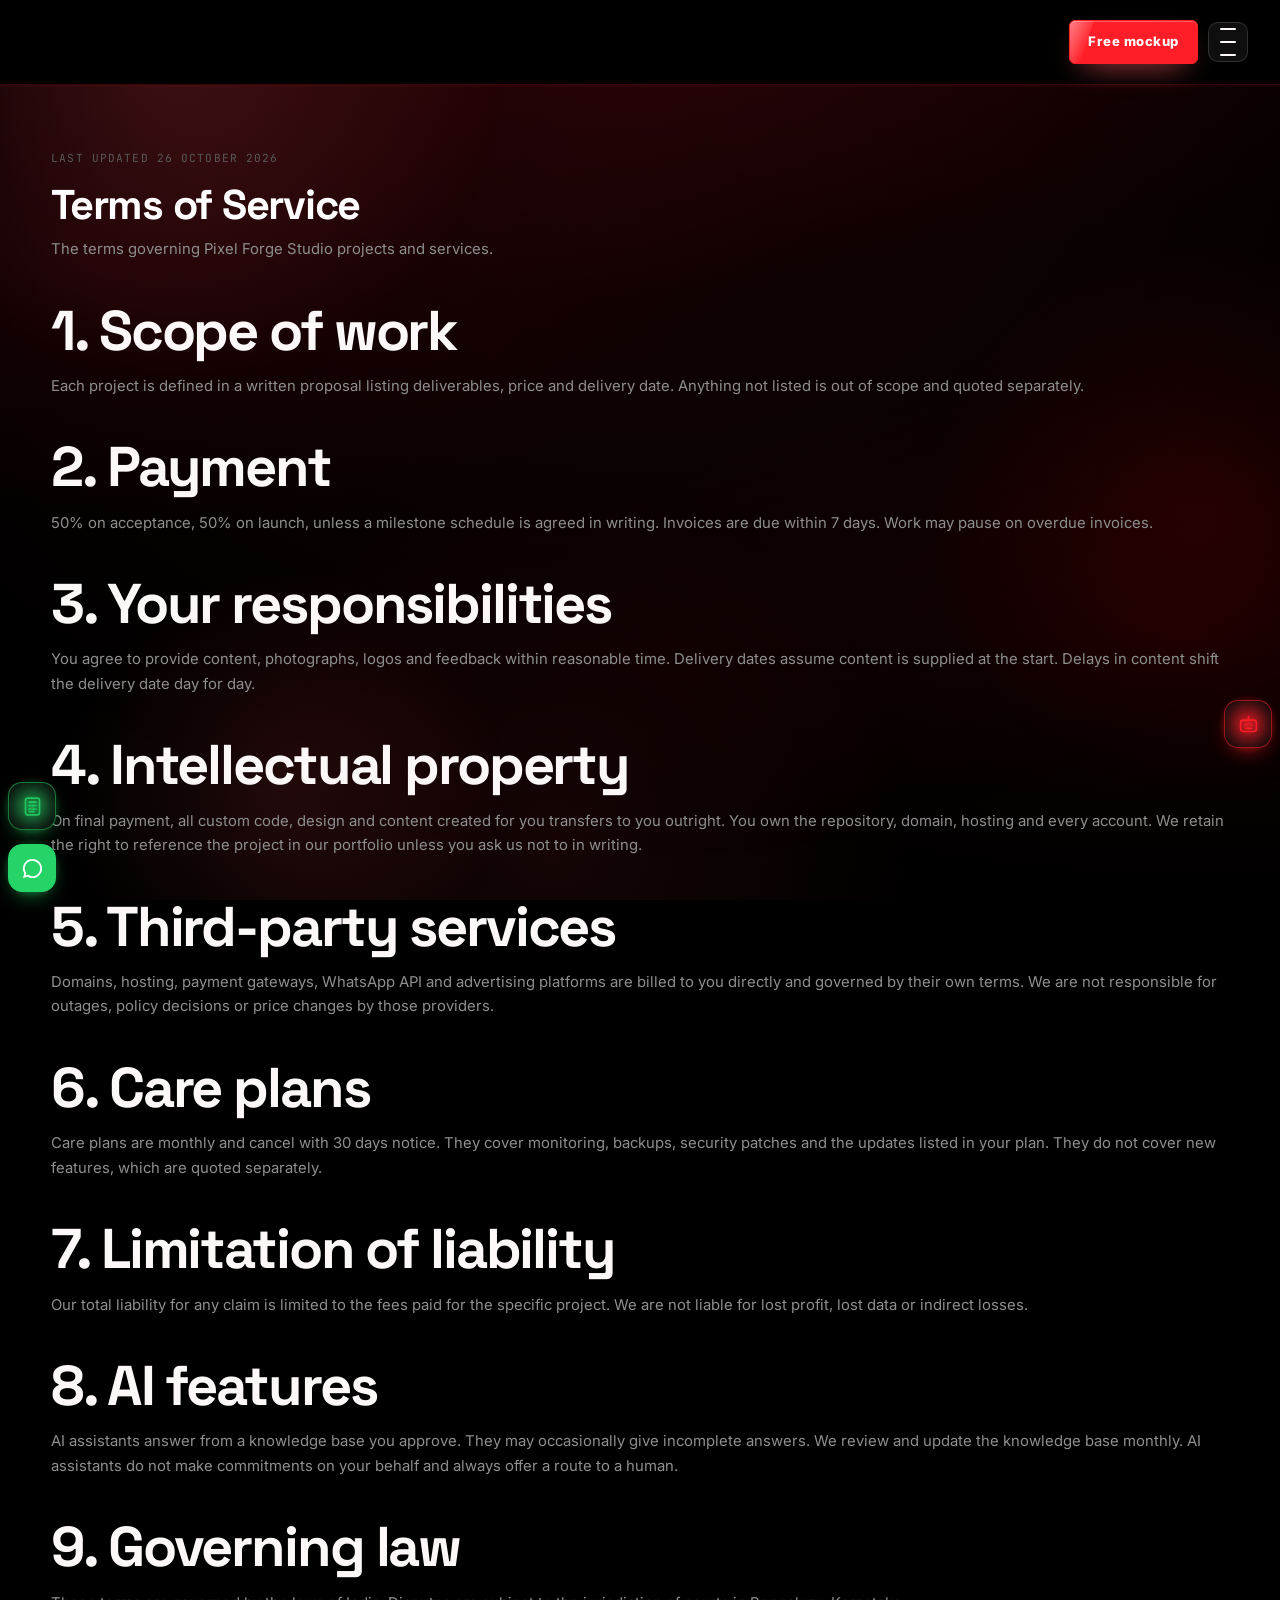
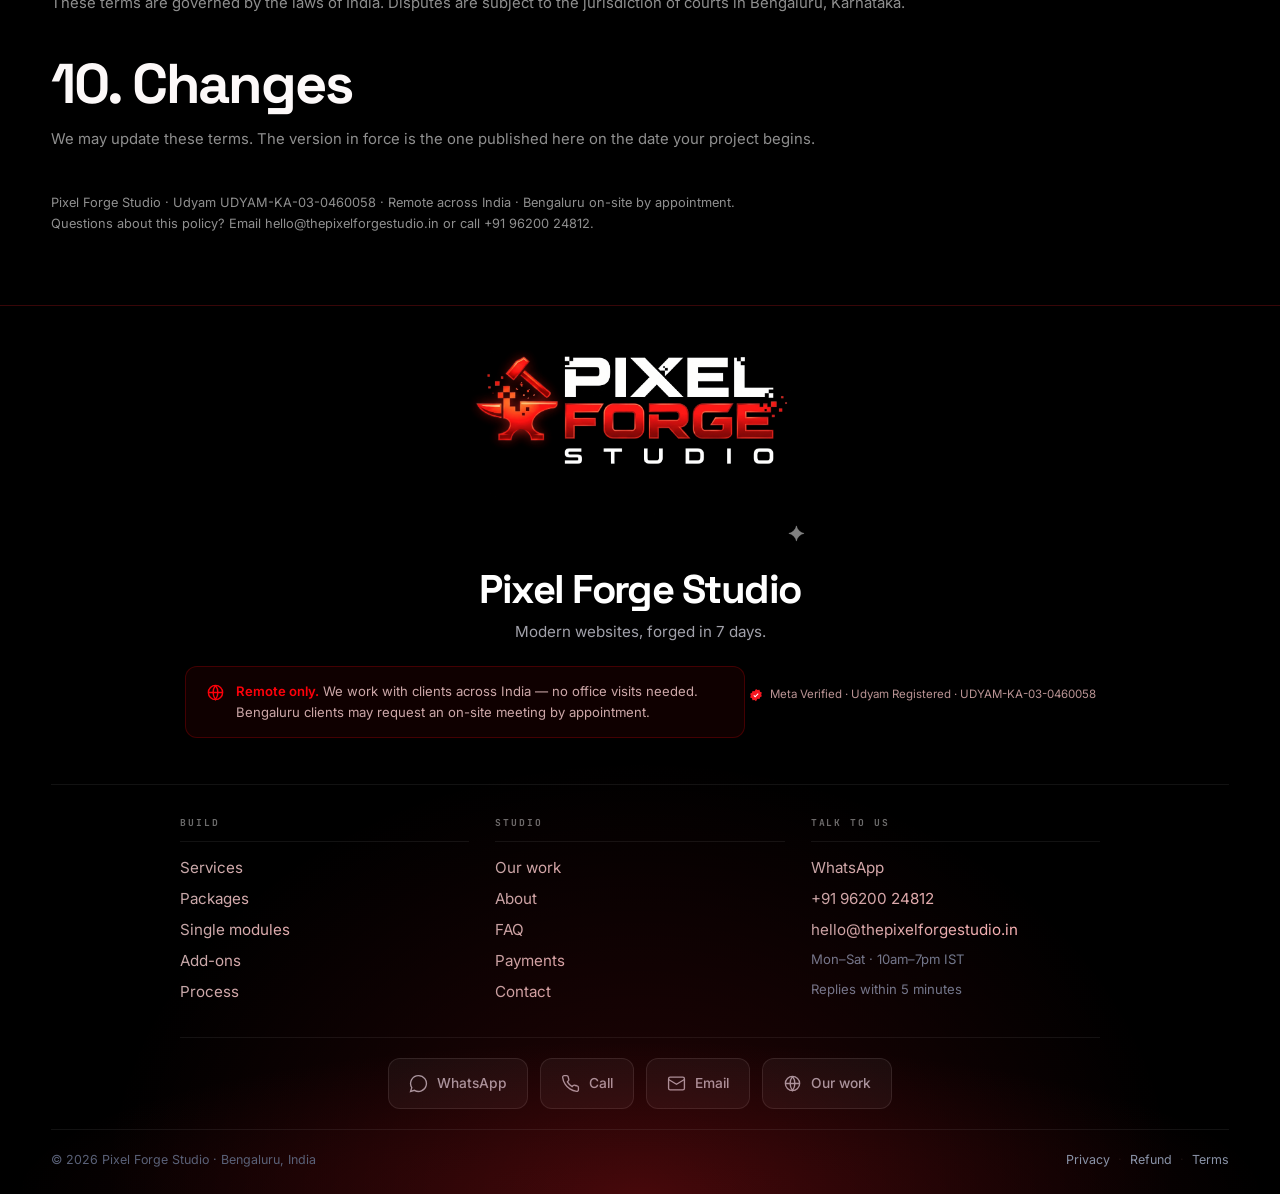
<file: terms.html>
<!DOCTYPE html>
<html lang="en" data-theme="green">
<head>
<meta charset="UTF-8">
<meta name="viewport" content="width=device-width, initial-scale=1.0, viewport-fit=cover">
<title>Terms of Service | Pixel Forge Studio</title>
<meta name="description" content="The terms governing Pixel Forge Studio projects and services.">
<meta name="msvalidate.01" content="REPLACE_WITH_BING_VERIFICATION_CODE">
<meta name="theme-color" content="#8B5CF6">
<meta property="og:title" content="Terms of Service | Pixel Forge Studio">
<meta property="og:description" content="The terms governing Pixel Forge Studio projects and services.">
<meta property="og:type" content="website">
<meta property="og:url" content="https://thepixelforgestudio.in/">
<meta name="robots" content="index, follow, max-image-preview:large">
<link rel="canonical" href="https://thepixelforgestudio.in/">
<link rel="manifest" href="manifest.json">




<link rel="preconnect" href="https://fonts.googleapis.com">
<link rel="preconnect" href="https://fonts.gstatic.com" crossorigin>
<link href="https://fonts.googleapis.com/css2?family=Space+Grotesk:wght@500;600;700&family=Inter:wght@400;500;600&family=JetBrains+Mono:wght@400;500&display=swap" rel="stylesheet">
<link rel="stylesheet" href="assets/css/style.css?v=85">
<link rel="stylesheet" href="assets/css/amoled.css?v=85">
<script>document.documentElement.className+=" js";</script>
<script type="application/ld+json">
{
  "@context": "https://schema.org",
  "@type": "ProfessionalService",
  "name": "Pixel Forge Studio",
  "description": "Website design, business CRM, PWA apps and 24/7 AI assistants for businesses across India. Hand-built, live in 7 days, transparent published pricing.",
  "url": "https://thepixelforgestudio.in",
  "telephone": "+91-96200-24812",
  "email": "hello@thepixelforgestudio.in",
  "areaServed": { "@type": "Country", "name": "India" },
  "address": { "@type": "PostalAddress", "addressLocality": "Bengaluru", "addressRegion": "Karnataka", "addressCountry": "IN" },
  "openingHoursSpecification": {
    "@type": "OpeningHoursSpecification",
    "dayOfWeek": ["Monday","Tuesday","Wednesday","Thursday","Friday","Saturday"],
    "opens": "10:00", "closes": "19:00"
  },
  "priceRange": "₹9,999 – ₹1,49,999",
  "currenciesAccepted": "INR",
  "paymentAccepted": "UPI, Bank Transfer",
  "hasOfferCatalog": {
    "@type": "OfferCatalog",
    "name": "Build Packages",
    "itemListElement": [
      { "@type": "Offer", "name": "Launchpad", "price": "9999", "priceCurrency": "INR",
        "description": "One-page PWA website with Google Business Profile, Bing indexing and WhatsApp setup. Live in 5 days." },
      { "@type": "Offer", "name": "Website — Traditional", "price": "19999", "priceCurrency": "INR",
        "description": "5–10 page hand-built website, mobile-first, SEO setup." },
      { "@type": "Offer", "name": "Website — Empire + AI", "price": "34999", "priceCurrency": "INR",
        "description": "Same build plus a 24/7 AI assistant that answers and qualifies enquiries." },
      { "@type": "Offer", "name": "CRM — Traditional", "price": "49999", "priceCurrency": "INR",
        "description": "Business CRM with leads, pipeline, quotes and GST invoices." },
      { "@type": "Offer", "name": "CRM — Empire + AI", "price": "74999", "priceCurrency": "INR",
        "description": "CRM plus automated lead scoring and routing." },
      { "@type": "Offer", "name": "App — Traditional", "price": "39999", "priceCurrency": "INR",
        "description": "Progressive Web App — installs from the browser, works offline." },
      { "@type": "Offer", "name": "App — Empire + AI", "price": "64999", "priceCurrency": "INR",
        "description": "PWA plus in-app AI assistant and push notifications." },
      { "@type": "Offer", "name": "Website + CRM + App + AI", "price": "149999", "priceCurrency": "INR",
        "description": "Complete build with website, CRM, PWA app and 24/7 AI assistant." }
    ]
  }
}
</script>
<script type="application/ld+json">{"@context":"https://schema.org","@type":"FAQPage","mainEntity":[{"@type":"Question","name":"How can you deliver in seven days when agencies take six weeks?","acceptedAnswer":{"@type":"Answer","text":"Because we removed everything that makes projects slow: no committee, no handoffs between three teams, no waiting on a designer in another timezone. One studio, one design system, one build. We also use AI in our own workflow — that is why seven days is possible, not why it is cheap."}},{"@type":"Question","name":"What if I do not like the design?","acceptedAnswer":{"@type":"Answer","text":"You see a real homepage before you pay anything. If it is not right, you keep it and we part as friends. On a paid build you get two full rounds of changes at the review stage; if it is still wrong, we refund the balance."}},{"@type":"Question","name":"Do I own my website and data?","acceptedAnswer":{"@type":"Answer","text":"Your domain, accounts, customer data, hosting, analytics and Google Ads are all in your name. No lock-in, and no fee to keep your own site."}},{"@type":"Question","name":"What happens after seven days?","acceptedAnswer":{"@type":"Answer","text":"Three months of care is included free: uptime monitoring, backups, security patches and content updates. After month three it continues at ₹2,499 a month, and only if you want it. No auto-renewal."}},{"@type":"Question","name":"Do you work with businesses outside Bengaluru?","acceptedAnswer":{"@type":"Answer","text":"Yes. Most of our work is remote — calls, screen shares and WhatsApp. We have worked with clients across India. Being in Bengaluru helps for photography and local SEO, but it is not a requirement."}},{"@type":"Question","name":"What is included in the AI assistant?","acceptedAnswer":{"@type":"Answer","text":"A chat widget on your site trained on your services, prices, timings and policies. It answers customers, captures their name and number, and hands off to you on WhatsApp when it is unsure. It is updated monthly from real conversations."}},{"@type":"Question","name":"Can I pay in instalments?","acceptedAnswer":{"@type":"Answer","text":"Payment is 100% in advance. Work begins once the full amount is received and the package is procured — we do not start on part-payments. The mockup stays free, so you see the design before committing anything — you pay for each stage as it is delivered."}},{"@type":"Question","name":"What do you need from me to start?","acceptedAnswer":{"@type":"Answer","text":"Your logo if you have one, three to five photographs, your services with prices, your business hours and your WhatsApp number. If you do not have photos, we source licensed images and swap them later."}}]}</script><script type="application/ld+json">[{"@context":"https://schema.org","@type":"WebSite","name":"Pixel Forge Studio","url":"https://thepixelforgestudio.in","potentialAction":{"@type":"SearchAction","target":"https://thepixelforgestudio.in/?q={search_term_string}","query-input":"required name=search_term_string"}},{"@context":"https://schema.org","@type":"BreadcrumbList","itemListElement":[{"@type":"ListItem","position":1,"name":"Home","item":"https://thepixelforgestudio.in/"},{"@type":"ListItem","position":2,"name":"Packages","item":"https://thepixelforgestudio.in/#packages"},{"@type":"ListItem","position":3,"name":"Configure","item":"https://thepixelforgestudio.in/#fullprices"},{"@type":"ListItem","position":4,"name":"Payments","item":"https://thepixelforgestudio.in/#pay"}]},{"@context":"https://schema.org","@type":"Organization","name":"Pixel Forge Studio","url":"https://thepixelforgestudio.in","logo":"https://thepixelforgestudio.in/assets/img/logo-mark.png","email":"hello@thepixelforgestudio.in","telephone":"+91-96200-24812","foundingDate":"2023-10","address":{"@type":"PostalAddress","addressLocality":"Bengaluru","addressRegion":"Karnataka","addressCountry":"IN"},"identifier":{"@type":"PropertyValue","propertyID":"Udyam","value":"UDYAM-KA-03-0460058"}}]</script>
<style id="critical-fixes">
.botpanel,#botpanel{display:none!important;opacity:1!important;animation:none!important;transform:none!important;filter:none!important;visibility:visible!important}
.botpanel.open,#botpanel.open,.botpanel.on,#botpanel.on{display:block!important;opacity:1!important;transform:none!important;pointer-events:auto!important;z-index:9500!important}
@media(max-width:760px){
 .cmpwrap{overflow:visible!important;border:0!important;background:transparent!important}
 .cmp2{min-width:0!important;width:100%!important;display:block!important;background:transparent!important}
 .cmp2 thead{display:none!important}
 .cmp2 tbody{display:block!important}
 .cmp2 tr{display:block!important;margin-bottom:12px;border-radius:14px;background:#12141D;border:1px solid rgba(255,255,255,.10);padding:6px 0;overflow:hidden}
 .cmp2 td{display:grid!important;grid-template-columns:1fr auto;gap:12px;align-items:baseline;padding:11px 16px!important;border-bottom:1px solid rgba(255,255,255,.055)!important;font-size:.82rem!important}
 .cmp2 td:first-child{display:block!important;background:rgba(139,92,246,.10);font-weight:700!important;color:#F8FAFC!important;font-size:.78rem!important;padding:11px 16px!important;margin-bottom:2px}
 .cmp2 td[data-label]::before{content:attr(data-label);font-size:.66rem;letter-spacing:.06em;text-transform:uppercase;color:#6B7590;font-family:'JetBrains Mono',monospace}
 .cmp2 td.us{background:rgba(139,92,246,.08)!important}
}
.brand-mark{overflow:hidden}
.brand-mark img{width:100%!important;height:100%!important;object-fit:contain!important;object-position:center!important;padding:3px}
.mbar a,.mbar .btn,.mbar button{white-space:nowrap!important}
</style>
<link rel="icon" type="image/png" sizes="192x192" href="mark-192.png">
<link rel="icon" type="image/png" sizes="512x512" href="mark-512.png">
<link rel="apple-touch-icon" href="mark-512.png">
</head>
<body data-page="">
<div class="bg"><i></i><i></i><i></i><i></i></div>
<header class="nav">
  <div class="wrap nav-in">
    <a href="index.html" class="brand">
      <span class="brand-mark"><img decoding="async" src="mark-192.png" alt="Pixel Forge Studio" width="38" height="38" loading="eager"></span>
      <span class="brand-name">Pixel Forge Studio</span>
    </a>
    <nav class="links"><a href="index.html" class="">Home</a><a href="services.html" class="">Services</a><a href="packages.html" class="">Packages</a><a href="add-ons.html" class="">Add-ons</a><a href="work.html" class="">Work</a><a href="about.html" class="">About</a><a href="process.html" class="">Process</a><a href="faq.html" class="">FAQ</a><a href="contact.html" class="">Contact</a></nav>
    <div class="nav-cta">
      <a class="btn btn-primary btn-sm" href="contact.html">Free mockup</a>
      <button class="burger" id="burger" aria-label="Menu"><i></i><i></i><i></i></button>
    </div>
  </div>
</header>

<main>
<section class="sec" style="padding-top:56px">
  <div class="wrap legal">
    <span class="updated">Last updated 26 October 2026</span>
    <h1 style="font-size:clamp(1.9rem,3.4vw,2.6rem);margin:14px 0 10px">Terms of Service</h1>
    <p style="color:var(--ash)">The terms governing Pixel Forge Studio projects and services.</p>
    
<h2>1. Scope of work</h2>
<p>Each project is defined in a written proposal listing deliverables, price and delivery date. Anything not listed is out of scope and quoted separately.</p>
<h2>2. Payment</h2>
<p>50% on acceptance, 50% on launch, unless a milestone schedule is agreed in writing. Invoices are due within 7 days. Work may pause on overdue invoices.</p>
<h2>3. Your responsibilities</h2>
<p>You agree to provide content, photographs, logos and feedback within reasonable time. Delivery dates assume content is supplied at the start. Delays in content shift the delivery date day for day.</p>
<h2>4. Intellectual property</h2>
<p>On final payment, all custom code, design and content created for you transfers to you outright. You own the repository, domain, hosting and every account. We retain the right to reference the project in our portfolio unless you ask us not to in writing.</p>
<h2>5. Third-party services</h2>
<p>Domains, hosting, payment gateways, WhatsApp API and advertising platforms are billed to you directly and governed by their own terms. We are not responsible for outages, policy decisions or price changes by those providers.</p>
<h2>6. Care plans</h2>
<p>Care plans are monthly and cancel with 30 days notice. They cover monitoring, backups, security patches and the updates listed in your plan. They do not cover new features, which are quoted separately.</p>
<h2>7. Limitation of liability</h2>
<p>Our total liability for any claim is limited to the fees paid for the specific project. We are not liable for lost profit, lost data or indirect losses.</p>
<h2>8. AI features</h2>
<p>AI assistants answer from a knowledge base you approve. They may occasionally give incomplete answers. We review and update the knowledge base monthly. AI assistants do not make commitments on your behalf and always offer a route to a human.</p>
<h2>9. Governing law</h2>
<p>These terms are governed by the laws of India. Disputes are subject to the jurisdiction of courts in Bengaluru, Karnataka.</p>
<h2>10. Changes</h2>
<p>We may update these terms. The version in force is the one published here on the date your project begins.</p>

    <p style="margin-top:40px;font-size:.8rem;color:var(--ash-2)">Pixel Forge Studio · Udyam UDYAM-KA-03-0460058 · Remote across India · Bengaluru on-site by appointment.<br>Questions about this policy? Email hello@thepixelforgestudio.in or call +91 96200 24812.</p>
  </div>
</section>
</main><footer>
  <div class="f-edge">

    <div class="f-hero">
      <a href="index.html" class="f-brandmark">
        <img decoding="async" src="assets/img/logo-mark.png" alt="Pixel Forge Studio" width="76" height="56">
      </a>
      <h2 class="f-title">Pixel Forge Studio</h2>
      <p class="f-tag">Modern websites, forged in 7 days.</p>
      <div class="f-remote">
        <svg viewBox="0 0 24 24" fill="none" stroke="currentColor" stroke-width="1.8"><circle cx="12" cy="12" r="9"/><path d="M3 12h18M12 3a15 15 0 010 18 15 15 0 010-18"/></svg>
        <span><b>Remote only.</b> We work with clients across India — no office visits needed. Bengaluru clients may request an on-site meeting by appointment.</span>
      </div>
      <div class="f-verified"><svg class="vtick" viewBox="0 0 24 24" aria-label="Meta Verified"><path d="M12 1.5l2.6 2.1 3.3-.4 1.1 3.1 3 1.5-1 3.2 1 3.2-3 1.5-1.1 3.1-3.3-.4L12 22.5l-2.6-2.1-3.3.4-1.1-3.1-3-1.5 1-3.2-1-3.2 3-1.5 1.1-3.1 3.3.4z"/><path class="t" d="M10.6 16.2l-3-3 1.3-1.3 1.7 1.7 4.6-4.6 1.3 1.3z"/></svg><span>Meta Verified · Udyam Registered · UDYAM-KA-03-0460058</span></div>
    </div>

    <div class="f-cols">
      <div class="f-col">
        <h5>Build</h5>
        <a href="#services">Services</a>
        <a href="#packages">Packages</a>
        <a href="#standalone">Single modules</a>
        <a href="#addons">Add-ons</a>
        <a href="#process">Process</a>
      </div>
      <div class="f-col">
        <h5>Studio</h5>
        <a href="#work">Our work</a>
        <a href="#about">About</a>
        <a href="#faq">FAQ</a>
        <a href="#pay">Payments</a>
        <a href="#contact">Contact</a>
      </div>
      <div class="f-col">
        <h5>Talk to us</h5>
        <a href="https://wa.me/919620024812" target="_blank" rel="noopener">WhatsApp</a>
        <a href="tel:+919620024812">+91 96200 24812</a>
        <a href="mailto:hello@thepixelforgestudio.in">hello@thepixelforgestudio.in</a>
        <span class="f-note">Mon–Sat · 10am–7pm IST</span>
        <span class="f-note">Replies within 5 minutes</span>
      </div>
    </div>

    <div class="f-socials">
      <a href="https://wa.me/919620024812" target="_blank" rel="noopener" aria-label="WhatsApp">
        <svg viewBox="0 0 24 24"><path d="M12 2a10 10 0 00-8.5 15.2L2 22l4.9-1.4A10 10 0 1012 2z"/></svg>
        <span>WhatsApp</span></a>
      <a href="tel:+919620024812" aria-label="Call">
        <svg viewBox="0 0 24 24"><path d="M22 16.9v3a2 2 0 01-2.2 2 19.8 19.8 0 01-8.6-3.1 19.5 19.5 0 01-6-6A19.8 19.8 0 012.1 4.2 2 2 0 014.1 2h3a2 2 0 012 1.7c.1 1 .4 1.9.7 2.8a2 2 0 01-.5 2.1L8.1 9.9a16 16 0 006 6l1.3-1.3a2 2 0 012.1-.4c.9.3 1.8.6 2.8.7a2 2 0 011.7 2z"/></svg>
        <span>Call</span></a>
      <a href="mailto:hello@thepixelforgestudio.in" aria-label="Email">
        <svg viewBox="0 0 24 24"><rect x="2" y="4" width="20" height="16" rx="2"/><path d="M2 7l10 6 10-6"/></svg>
        <span>Email</span></a>
      <a href="https://redmobilerepair.in" target="_blank" rel="noopener" aria-label="Client work">
        <svg viewBox="0 0 24 24"><circle cx="12" cy="12" r="9"/><path d="M3 12h18M12 3a15 15 0 010 18 15 15 0 010-18"/></svg>
        <span>Our work</span></a>
    </div>

    <div class="f-legal">
      <span class="f-copy">© 2026 Pixel Forge Studio · Bengaluru, India</span>
      <nav class="f-legal-links">
        <a href="privacy.html">Privacy</a><span>·</span>
        <a href="refund.html">Refund</a><span>·</span>
        <a href="terms.html">Terms</a>
      </nav>
    </div>
  </div>
</footer>


<div class="botwrap" id="botwrap">
  <div class="botpanel" id="botpanel">
    <div class="bot-head">
      <span class="av"><svg viewBox="0 0 24 24"><rect x="4" y="7" width="16" height="12" rx="3"/><path d="M12 3v4M9 13h.01M15 13h.01"/></svg></span>
      <span><b>Pixel Forge Assistant</b><small>● Online · replies instantly</small></span>
    </div>
    <div class="botlog" id="botlog"></div>
    <form class="botform" id="botform">
      <input id="botinput" placeholder="Ask about pricing, timelines…" autocomplete="off">
      <button type="submit" aria-label="Send"><svg viewBox="0 0 24 24"><path d="M5 12h14M13 6l6 6-6 6"/></svg></button>
    </form>
    <div class="bot-foot"><a href="https://wa.me/919620024812" target="_blank" rel="noopener">Talk to Pixel Forge Studio →</a></div>
  </div>
  
</div>
<div class="fab" id="fab" style="position:fixed !important;right:16px !important;bottom:20px !important;z-index:9990 !important;display:flex !important;flex-direction:column !important;align-items:center !important;gap:10px !important;">
  <a class="fab-btn fab-price" href="#fullprices" aria-label="Price estimator" style="width:48px !important;height:48px !important;border-radius:14px !important;display:grid !important;place-items:center !important;background:#0a0a0a !important;border:1px solid rgba(34,197,94,.55) !important;box-shadow:0 8px 22px -10px rgba(34,197,94,.9) !important;text-decoration:none !important;color:#22c55e !important;">
    <svg viewBox="0 0 24 24" style="width:21px !important;height:21px !important;fill:none !important;stroke:#22c55e !important;stroke-width:1.9 !important;stroke-linecap:round !important;stroke-linejoin:round !important;"><rect x="4" y="2.5" width="16" height="19" rx="2.5"/><path d="M8 7h8M8 11h2M12 11h2M16 11h.01M8 15h2M12 15h2M16 15h.01M8 18h6"/></svg>
  </a>
  <button class="fab-btn botbtn" id="botbtn" aria-label="Open assistant" style="position:relative !important;width:48px !important;height:48px !important;border-radius:14px !important;display:grid !important;place-items:center !important;background:#0a0a0a !important;border:1px solid rgba(255,30,39,.55) !important;box-shadow:0 8px 22px -10px rgba(255,30,39,.9) !important;cursor:pointer !important;">
    <svg viewBox="0 0 24 24" style="width:21px !important;height:21px !important;fill:none !important;stroke:#ff1e27 !important;stroke-width:1.9 !important;stroke-linecap:round !important;stroke-linejoin:round !important;"><rect x="3" y="7" width="18" height="13" rx="3"/><path d="M12 3v4M8.5 12.5h.01M15.5 12.5h.01M9 16.5h6"/></svg>
  </button>
  <a class="fab-btn fab-wa" href="https://wa.me/919620024812?text=Hi%20Pixel%20Forge%20Studio%2C%20I%27d%20like%20a%20quote." target="_blank" rel="noopener" aria-label="WhatsApp" style="width:48px !important;height:48px !important;border-radius:14px !important;display:grid !important;place-items:center !important;background:#25D366 !important;border:1px solid #25D366 !important;box-shadow:0 8px 22px -10px rgba(37,211,102,.95) !important;text-decoration:none !important;">
    <svg viewBox="0 0 24 24" style="width:23px !important;height:23px !important;fill:#fff !important;stroke:none !important;"><path d="M12 2a10 10 0 00-8.5 15.2L2 22l4.9-1.4A10 10 0 1012 2zm0 2a8 8 0 11-4.2 14.8l-.4-.2-2.6.7.7-2.5-.2-.4A8 8 0 0112 4z"/></svg>
  </a>
</div>
<div class="xmodal" id="xmodal" role="dialog" aria-modal="true" aria-labelledby="xtitle">
  <div class="xcard">
    <button class="xclose" id="xclose" aria-label="Close">×</button>
    <span class="pill-ember">Free · no card</span>
    <h3 id="xtitle">Want to see your homepage first?</h3>
    <p>Send us your business name and we will design a real homepage for it — free, within 48 hours. If you do not like it, you keep it and we part as friends.</p>
    <a class="btn btn-primary" href="https://wa.me/919620024812?text=Hi%20Pixel%20Forge%20Studio%2C%20I%27d%20like%20the%20free%2048-hour%20homepage%20concept." target="_blank" rel="noopener">Claim my free homepage →</a>
    <span class="later" id="xlater">No thanks, just browsing</span>
  </div>
</div>

<div class="pmodal" id="pmodal" role="dialog" aria-modal="true" aria-labelledby="ptitle">
  <div class="pcard-m">
    <button class="pclose" id="pclose" aria-label="Close">×</button>

    <div class="pstep" id="pstep1">
      <span class="pill-ember">Step 1 of 2 · Your details</span>
      <h3 id="ptitle">Build your order</h3>
      <p class="psub" id="psummary">—</p>
      <form id="pform">
        <div class="pgrid2">
          <label>Full name <i>*</i><input name="pname" required autocomplete="name"></label>
          <label>Mobile (WhatsApp) <i>*</i><input name="pphone" required inputmode="numeric" autocomplete="tel" placeholder="10 digits"></label>
          <label>Business name <i>*</i><input name="pbiz" required autocomplete="organization"></label>
          <label>Business type <i>*</i>
            <select name="ptype" required>
              <option value="">Select…</option>
              <option>Retail shop</option><option>Salon / spa</option><option>Clinic / hospital</option>
              <option>Hotel / restaurant</option><option>Real estate</option><option>Consultant / lawyer</option>
              <option>Manufacturer / wholesale</option><option>E-commerce</option><option>Agency</option><option>Other</option>
            </select>
          </label>
          <label>City <i>*</i><input name="pcity" required autocomplete="address-level2"></label>
          <label>Email <span class="opt">optional</span><input name="pemail" type="email" autocomplete="email"></label>
          <label>GST number <span class="opt">optional</span><input name="pgst"></label>
          <label>Anything we should know <span class="opt">optional</span><input name="pnote"></label>
        </div>
        <p class="perr" id="perr"></p>
        <button type="submit" class="btn btn-primary btn-block" style="margin-top:18px">Continue to payment →</button>
        <p class="pfoot">You will see the amount and a UPI code on the next screen. No card needed.</p>
      </form>
    </div>

    <div class="pstep" id="pstep2" style="display:none">
      <span class="pill-ember">Step 2 of 2 · Payment</span>
      <h3>Pay your deposit</h3>
      <div class="pamount" id="pamount">—</div>
      <div class="ppayrow">
        <div class="pqr"><img decoding="async" src="assets/img/upi-qr.png" alt="UPI QR to pay Pixel Forge Studio" width="180" height="180"></div>
        <div class="pinfo">
          <div class="upiline" style="margin-bottom:12px">
            <span>UPI ID</span><b id="upi2">9620024812@airtel</b>
            <button type="button" id="copy-upi2">Copy</button>
          </div>
          <ol class="paysteps" style="margin:0">
            <li>Scan with any UPI app, or tap the button below on your phone</li>
            <li>Check the payee reads <strong>Pixel Forge Studio</strong></li>
            <li>Add your business name in the remarks</li>
          </ol>
          <a class="btn btn-primary btn-block" id="puplink" href="#" style="margin-top:14px">Open UPI app</a>
        </div>
      </div>
      <a class="btn btn-ghost btn-block" id="pconfirm" href="#" target="_blank" rel="noopener" style="margin-top:14px">
        I have paid — send my order on WhatsApp →</a>
      <p class="pfoot">We match your payment to this order by your name and amount, usually within minutes during business hours. Keep the UTR from your UPI app.</p>
    </div>
  </div>
</div>

<div class="pkgmodal" id="pkgmodal" role="dialog" aria-modal="true">
  <div class="pkgcard">
    <button class="pkgclose" id="pkgclose" aria-label="Close">×</button>
    <div id="pkgbody"></div>
  </div>
</div>
<div class="mbar" style="position:fixed !important;left:0 !important;right:0 !important;bottom:0 !important;z-index:9992 !important;display:none !important;gap:8px !important;padding:10px 12px calc(10px + env(safe-area-inset-bottom)) !important;background:#000 !important;border-top:1px solid rgba(255,30,39,.3) !important;">
  <a class="m1" href="https://wa.me/919620024812?text=Hi%20Pixel%20Forge%20Studio%2C%20I%20want%20to%20discuss%20a%20project." target="_blank" rel="noopener">
    <svg viewBox="0 0 24 24"><path d="M12 2a10 10 0 00-8.5 15.2L2 22l4.9-1.4A10 10 0 1012 2z"/></svg>WhatsApp us</a>
  <a class="m2" href="contact.html#enq">
    <svg viewBox="0 0 24 24"><path d="M13 2L4.5 13H11l-1 9 8.5-11H12z"/></svg>Get Discovery Quote</a>
</div>
<script src="assets/js/main.js?v=79" defer></script>
</body>
</html>
</file>
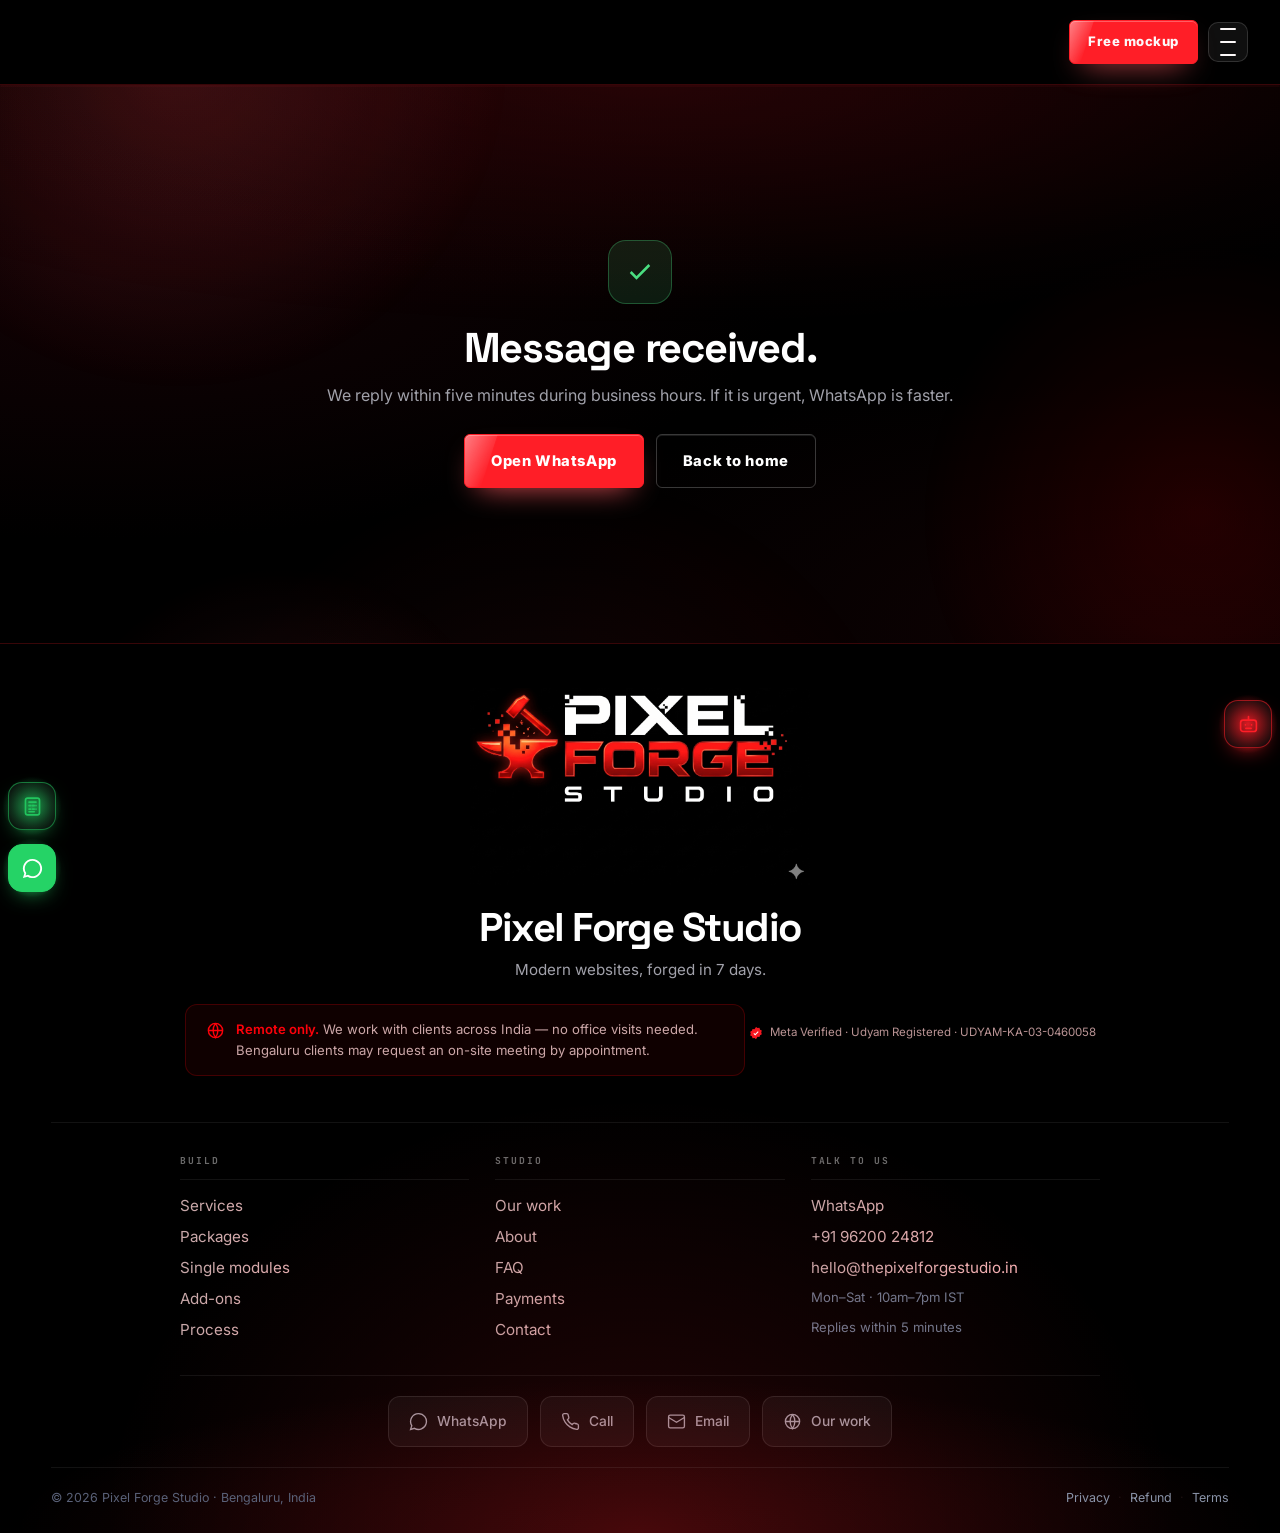
<file: thanks.html>
<!DOCTYPE html>
<html lang="en" data-theme="green">
<head>
<meta charset="UTF-8">
<meta name="viewport" content="width=device-width, initial-scale=1.0, viewport-fit=cover">
<title>Message sent | Pixel Forge Studio</title>
<meta name="description" content="We have received your enquiry and will reply within five minutes during business hours.">
<meta name="msvalidate.01" content="REPLACE_WITH_BING_VERIFICATION_CODE">
<meta name="theme-color" content="#8B5CF6">
<meta property="og:title" content="Message sent | Pixel Forge Studio">
<meta property="og:description" content="We have received your enquiry and will reply within five minutes during business hours.">
<meta property="og:type" content="website">
<meta property="og:url" content="https://thepixelforgestudio.in/contact.html">
<meta name="robots" content="index, follow, max-image-preview:large">
<link rel="canonical" href="https://thepixelforgestudio.in/contact.html">
<link rel="manifest" href="manifest.json">




<link rel="preconnect" href="https://fonts.googleapis.com">
<link rel="preconnect" href="https://fonts.gstatic.com" crossorigin>
<link href="https://fonts.googleapis.com/css2?family=Space+Grotesk:wght@500;600;700&family=Inter:wght@400;500;600&family=JetBrains+Mono:wght@400;500&display=swap" rel="stylesheet">
<link rel="stylesheet" href="assets/css/style.css?v=85">
<link rel="stylesheet" href="assets/css/amoled.css?v=85">
<script>document.documentElement.className+=" js";</script>
<script type="application/ld+json">
{
  "@context": "https://schema.org",
  "@type": "ProfessionalService",
  "name": "Pixel Forge Studio",
  "description": "Website design, business CRM, PWA apps and 24/7 AI assistants for businesses across India. Hand-built, live in 7 days, transparent published pricing.",
  "url": "https://thepixelforgestudio.in",
  "telephone": "+91-96200-24812",
  "email": "hello@thepixelforgestudio.in",
  "areaServed": { "@type": "Country", "name": "India" },
  "address": { "@type": "PostalAddress", "addressLocality": "Bengaluru", "addressRegion": "Karnataka", "addressCountry": "IN" },
  "openingHoursSpecification": {
    "@type": "OpeningHoursSpecification",
    "dayOfWeek": ["Monday","Tuesday","Wednesday","Thursday","Friday","Saturday"],
    "opens": "10:00", "closes": "19:00"
  },
  "priceRange": "₹9,999 – ₹1,49,999",
  "currenciesAccepted": "INR",
  "paymentAccepted": "UPI, Bank Transfer",
  "hasOfferCatalog": {
    "@type": "OfferCatalog",
    "name": "Build Packages",
    "itemListElement": [
      { "@type": "Offer", "name": "Launchpad", "price": "9999", "priceCurrency": "INR",
        "description": "One-page PWA website with Google Business Profile, Bing indexing and WhatsApp setup. Live in 5 days." },
      { "@type": "Offer", "name": "Website — Traditional", "price": "19999", "priceCurrency": "INR",
        "description": "5–10 page hand-built website, mobile-first, SEO setup." },
      { "@type": "Offer", "name": "Website — Empire + AI", "price": "34999", "priceCurrency": "INR",
        "description": "Same build plus a 24/7 AI assistant that answers and qualifies enquiries." },
      { "@type": "Offer", "name": "CRM — Traditional", "price": "49999", "priceCurrency": "INR",
        "description": "Business CRM with leads, pipeline, quotes and GST invoices." },
      { "@type": "Offer", "name": "CRM — Empire + AI", "price": "74999", "priceCurrency": "INR",
        "description": "CRM plus automated lead scoring and routing." },
      { "@type": "Offer", "name": "App — Traditional", "price": "39999", "priceCurrency": "INR",
        "description": "Progressive Web App — installs from the browser, works offline." },
      { "@type": "Offer", "name": "App — Empire + AI", "price": "64999", "priceCurrency": "INR",
        "description": "PWA plus in-app AI assistant and push notifications." },
      { "@type": "Offer", "name": "Website + CRM + App + AI", "price": "149999", "priceCurrency": "INR",
        "description": "Complete build with website, CRM, PWA app and 24/7 AI assistant." }
    ]
  }
}
</script>
<script type="application/ld+json">{"@context":"https://schema.org","@type":"FAQPage","mainEntity":[{"@type":"Question","name":"How can you deliver in seven days when agencies take six weeks?","acceptedAnswer":{"@type":"Answer","text":"Because we removed everything that makes projects slow: no committee, no handoffs between three teams, no waiting on a designer in another timezone. One studio, one design system, one build. We also use AI in our own workflow — that is why seven days is possible, not why it is cheap."}},{"@type":"Question","name":"What if I do not like the design?","acceptedAnswer":{"@type":"Answer","text":"You see a real homepage before you pay anything. If it is not right, you keep it and we part as friends. On a paid build you get two full rounds of changes at the review stage; if it is still wrong, we refund the balance."}},{"@type":"Question","name":"Do I own my website and data?","acceptedAnswer":{"@type":"Answer","text":"Your domain, accounts, customer data, hosting, analytics and Google Ads are all in your name. No lock-in, and no fee to keep your own site."}},{"@type":"Question","name":"What happens after seven days?","acceptedAnswer":{"@type":"Answer","text":"Three months of care is included free: uptime monitoring, backups, security patches and content updates. After month three it continues at ₹2,499 a month, and only if you want it. No auto-renewal."}},{"@type":"Question","name":"Do you work with businesses outside Bengaluru?","acceptedAnswer":{"@type":"Answer","text":"Yes. Most of our work is remote — calls, screen shares and WhatsApp. We have worked with clients across India. Being in Bengaluru helps for photography and local SEO, but it is not a requirement."}},{"@type":"Question","name":"What is included in the AI assistant?","acceptedAnswer":{"@type":"Answer","text":"A chat widget on your site trained on your services, prices, timings and policies. It answers customers, captures their name and number, and hands off to you on WhatsApp when it is unsure. It is updated monthly from real conversations."}},{"@type":"Question","name":"Can I pay in instalments?","acceptedAnswer":{"@type":"Answer","text":"Payment is 100% in advance. Work begins once the full amount is received and the package is procured — we do not start on part-payments. The mockup stays free, so you see the design before committing anything — you pay for each stage as it is delivered."}},{"@type":"Question","name":"What do you need from me to start?","acceptedAnswer":{"@type":"Answer","text":"Your logo if you have one, three to five photographs, your services with prices, your business hours and your WhatsApp number. If you do not have photos, we source licensed images and swap them later."}}]}</script><script type="application/ld+json">[{"@context":"https://schema.org","@type":"WebSite","name":"Pixel Forge Studio","url":"https://thepixelforgestudio.in","potentialAction":{"@type":"SearchAction","target":"https://thepixelforgestudio.in/?q={search_term_string}","query-input":"required name=search_term_string"}},{"@context":"https://schema.org","@type":"BreadcrumbList","itemListElement":[{"@type":"ListItem","position":1,"name":"Home","item":"https://thepixelforgestudio.in/"},{"@type":"ListItem","position":2,"name":"Packages","item":"https://thepixelforgestudio.in/#packages"},{"@type":"ListItem","position":3,"name":"Configure","item":"https://thepixelforgestudio.in/#fullprices"},{"@type":"ListItem","position":4,"name":"Payments","item":"https://thepixelforgestudio.in/#pay"}]},{"@context":"https://schema.org","@type":"Organization","name":"Pixel Forge Studio","url":"https://thepixelforgestudio.in","logo":"https://thepixelforgestudio.in/assets/img/logo-mark.png","email":"hello@thepixelforgestudio.in","telephone":"+91-96200-24812","foundingDate":"2023-10","address":{"@type":"PostalAddress","addressLocality":"Bengaluru","addressRegion":"Karnataka","addressCountry":"IN"},"identifier":{"@type":"PropertyValue","propertyID":"Udyam","value":"UDYAM-KA-03-0460058"}}]</script>
<style id="critical-fixes">
.botpanel,#botpanel{display:none!important;opacity:1!important;animation:none!important;transform:none!important;filter:none!important;visibility:visible!important}
.botpanel.open,#botpanel.open,.botpanel.on,#botpanel.on{display:block!important;opacity:1!important;transform:none!important;pointer-events:auto!important;z-index:9500!important}
@media(max-width:760px){
 .cmpwrap{overflow:visible!important;border:0!important;background:transparent!important}
 .cmp2{min-width:0!important;width:100%!important;display:block!important;background:transparent!important}
 .cmp2 thead{display:none!important}
 .cmp2 tbody{display:block!important}
 .cmp2 tr{display:block!important;margin-bottom:12px;border-radius:14px;background:#12141D;border:1px solid rgba(255,255,255,.10);padding:6px 0;overflow:hidden}
 .cmp2 td{display:grid!important;grid-template-columns:1fr auto;gap:12px;align-items:baseline;padding:11px 16px!important;border-bottom:1px solid rgba(255,255,255,.055)!important;font-size:.82rem!important}
 .cmp2 td:first-child{display:block!important;background:rgba(139,92,246,.10);font-weight:700!important;color:#F8FAFC!important;font-size:.78rem!important;padding:11px 16px!important;margin-bottom:2px}
 .cmp2 td[data-label]::before{content:attr(data-label);font-size:.66rem;letter-spacing:.06em;text-transform:uppercase;color:#6B7590;font-family:'JetBrains Mono',monospace}
 .cmp2 td.us{background:rgba(139,92,246,.08)!important}
}
.brand-mark{overflow:hidden}
.brand-mark img{width:100%!important;height:100%!important;object-fit:contain!important;object-position:center!important;padding:3px}
.mbar a,.mbar .btn,.mbar button{white-space:nowrap!important}
</style>
<link rel="icon" type="image/png" sizes="192x192" href="mark-192.png">
<link rel="icon" type="image/png" sizes="512x512" href="mark-512.png">
<link rel="apple-touch-icon" href="mark-512.png">
</head>
<body data-page="contact.html">
<div class="bg"><i></i><i></i><i></i><i></i></div>
<header class="nav">
  <div class="wrap nav-in">
    <a href="index.html" class="brand">
      <span class="brand-mark"><img decoding="async" src="mark-192.png" alt="Pixel Forge Studio" width="38" height="38" loading="eager"></span>
      <span class="brand-name">Pixel Forge Studio</span>
    </a>
    <nav class="links"><a href="index.html" class="">Home</a><a href="services.html" class="">Services</a><a href="packages.html" class="">Packages</a><a href="add-ons.html" class="">Add-ons</a><a href="work.html" class="">Work</a><a href="about.html" class="">About</a><a href="process.html" class="">Process</a><a href="faq.html" class="">FAQ</a><a href="contact.html" class="on">Contact</a></nav>
    <div class="nav-cta">
      <a class="btn btn-primary btn-sm" href="contact.html">Free mockup</a>
      <button class="burger" id="burger" aria-label="Menu"><i></i><i></i><i></i></button>
    </div>
  </div>
</header>

<main><section class="sec" style="min-height:62vh;display:grid;place-items:center">
<div class="wrap" style="text-align:center;max-width:560px">
<div style="width:64px;height:64px;border-radius:18px;background:rgba(74,222,128,.12);border:1px solid rgba(74,222,128,.3);display:grid;place-items:center;margin:0 auto 22px">
<svg width="28" height="28" viewBox="0 0 24 24" fill="none" stroke="#4ADE80" stroke-width="2.2"><path d="M20 6L9 17l-5-5"/></svg></div>
<h1 style="font-size:clamp(1.8rem,4vw,2.6rem);margin-bottom:12px">Message received.</h1>
<p style="color:var(--ash);margin-bottom:26px">We reply within five minutes during business hours. If it is urgent, WhatsApp is faster.</p>
<a class="btn btn-primary" href="https://wa.me/919620024812?text=Hi%20Pixel%20Forge%20Studio%2C%20I%20just%20sent%20an%20enquiry.">Open WhatsApp</a>
<a class="btn btn-ghost" href="index.html" style="margin-left:8px">Back to home</a>
</div></section></main>
<footer>
  <div class="f-edge">

    <div class="f-hero">
      <a href="index.html" class="f-brandmark">
        <img decoding="async" src="assets/img/logo-mark.png" alt="Pixel Forge Studio" width="76" height="56">
      </a>
      <h2 class="f-title">Pixel Forge Studio</h2>
      <p class="f-tag">Modern websites, forged in 7 days.</p>
      <div class="f-remote">
        <svg viewBox="0 0 24 24" fill="none" stroke="currentColor" stroke-width="1.8"><circle cx="12" cy="12" r="9"/><path d="M3 12h18M12 3a15 15 0 010 18 15 15 0 010-18"/></svg>
        <span><b>Remote only.</b> We work with clients across India — no office visits needed. Bengaluru clients may request an on-site meeting by appointment.</span>
      </div>
      <div class="f-verified"><svg class="vtick" viewBox="0 0 24 24" aria-label="Meta Verified"><path d="M12 1.5l2.6 2.1 3.3-.4 1.1 3.1 3 1.5-1 3.2 1 3.2-3 1.5-1.1 3.1-3.3-.4L12 22.5l-2.6-2.1-3.3.4-1.1-3.1-3-1.5 1-3.2-1-3.2 3-1.5 1.1-3.1 3.3.4z"/><path class="t" d="M10.6 16.2l-3-3 1.3-1.3 1.7 1.7 4.6-4.6 1.3 1.3z"/></svg><span>Meta Verified · Udyam Registered · UDYAM-KA-03-0460058</span></div>
    </div>

    <div class="f-cols">
      <div class="f-col">
        <h5>Build</h5>
        <a href="#services">Services</a>
        <a href="#packages">Packages</a>
        <a href="#standalone">Single modules</a>
        <a href="#addons">Add-ons</a>
        <a href="#process">Process</a>
      </div>
      <div class="f-col">
        <h5>Studio</h5>
        <a href="#work">Our work</a>
        <a href="#about">About</a>
        <a href="#faq">FAQ</a>
        <a href="#pay">Payments</a>
        <a href="#contact">Contact</a>
      </div>
      <div class="f-col">
        <h5>Talk to us</h5>
        <a href="https://wa.me/919620024812" target="_blank" rel="noopener">WhatsApp</a>
        <a href="tel:+919620024812">+91 96200 24812</a>
        <a href="mailto:hello@thepixelforgestudio.in">hello@thepixelforgestudio.in</a>
        <span class="f-note">Mon–Sat · 10am–7pm IST</span>
        <span class="f-note">Replies within 5 minutes</span>
      </div>
    </div>

    <div class="f-socials">
      <a href="https://wa.me/919620024812" target="_blank" rel="noopener" aria-label="WhatsApp">
        <svg viewBox="0 0 24 24"><path d="M12 2a10 10 0 00-8.5 15.2L2 22l4.9-1.4A10 10 0 1012 2z"/></svg>
        <span>WhatsApp</span></a>
      <a href="tel:+919620024812" aria-label="Call">
        <svg viewBox="0 0 24 24"><path d="M22 16.9v3a2 2 0 01-2.2 2 19.8 19.8 0 01-8.6-3.1 19.5 19.5 0 01-6-6A19.8 19.8 0 012.1 4.2 2 2 0 014.1 2h3a2 2 0 012 1.7c.1 1 .4 1.9.7 2.8a2 2 0 01-.5 2.1L8.1 9.9a16 16 0 006 6l1.3-1.3a2 2 0 012.1-.4c.9.3 1.8.6 2.8.7a2 2 0 011.7 2z"/></svg>
        <span>Call</span></a>
      <a href="mailto:hello@thepixelforgestudio.in" aria-label="Email">
        <svg viewBox="0 0 24 24"><rect x="2" y="4" width="20" height="16" rx="2"/><path d="M2 7l10 6 10-6"/></svg>
        <span>Email</span></a>
      <a href="https://redmobilerepair.in" target="_blank" rel="noopener" aria-label="Client work">
        <svg viewBox="0 0 24 24"><circle cx="12" cy="12" r="9"/><path d="M3 12h18M12 3a15 15 0 010 18 15 15 0 010-18"/></svg>
        <span>Our work</span></a>
    </div>

    <div class="f-legal">
      <span class="f-copy">© 2026 Pixel Forge Studio · Bengaluru, India</span>
      <nav class="f-legal-links">
        <a href="privacy.html">Privacy</a><span>·</span>
        <a href="refund.html">Refund</a><span>·</span>
        <a href="terms.html">Terms</a>
      </nav>
    </div>
  </div>
</footer>


<div class="botwrap" id="botwrap">
  <div class="botpanel" id="botpanel">
    <div class="bot-head">
      <span class="av"><svg viewBox="0 0 24 24"><rect x="4" y="7" width="16" height="12" rx="3"/><path d="M12 3v4M9 13h.01M15 13h.01"/></svg></span>
      <span><b>Pixel Forge Assistant</b><small>● Online · replies instantly</small></span>
    </div>
    <div class="botlog" id="botlog"></div>
    <form class="botform" id="botform">
      <input id="botinput" placeholder="Ask about pricing, timelines…" autocomplete="off">
      <button type="submit" aria-label="Send"><svg viewBox="0 0 24 24"><path d="M5 12h14M13 6l6 6-6 6"/></svg></button>
    </form>
    <div class="bot-foot"><a href="https://wa.me/919620024812" target="_blank" rel="noopener">Talk to Pixel Forge Studio →</a></div>
  </div>
  
</div>
<div class="fab" id="fab" style="position:fixed !important;right:16px !important;bottom:20px !important;z-index:9990 !important;display:flex !important;flex-direction:column !important;align-items:center !important;gap:10px !important;">
  <a class="fab-btn fab-price" href="#fullprices" aria-label="Price estimator" style="width:48px !important;height:48px !important;border-radius:14px !important;display:grid !important;place-items:center !important;background:#0a0a0a !important;border:1px solid rgba(34,197,94,.55) !important;box-shadow:0 8px 22px -10px rgba(34,197,94,.9) !important;text-decoration:none !important;color:#22c55e !important;">
    <svg viewBox="0 0 24 24" style="width:21px !important;height:21px !important;fill:none !important;stroke:#22c55e !important;stroke-width:1.9 !important;stroke-linecap:round !important;stroke-linejoin:round !important;"><rect x="4" y="2.5" width="16" height="19" rx="2.5"/><path d="M8 7h8M8 11h2M12 11h2M16 11h.01M8 15h2M12 15h2M16 15h.01M8 18h6"/></svg>
  </a>
  <button class="fab-btn botbtn" id="botbtn" aria-label="Open assistant" style="position:relative !important;width:48px !important;height:48px !important;border-radius:14px !important;display:grid !important;place-items:center !important;background:#0a0a0a !important;border:1px solid rgba(255,30,39,.55) !important;box-shadow:0 8px 22px -10px rgba(255,30,39,.9) !important;cursor:pointer !important;">
    <svg viewBox="0 0 24 24" style="width:21px !important;height:21px !important;fill:none !important;stroke:#ff1e27 !important;stroke-width:1.9 !important;stroke-linecap:round !important;stroke-linejoin:round !important;"><rect x="3" y="7" width="18" height="13" rx="3"/><path d="M12 3v4M8.5 12.5h.01M15.5 12.5h.01M9 16.5h6"/></svg>
  </button>
  <a class="fab-btn fab-wa" href="https://wa.me/919620024812?text=Hi%20Pixel%20Forge%20Studio%2C%20I%27d%20like%20a%20quote." target="_blank" rel="noopener" aria-label="WhatsApp" style="width:48px !important;height:48px !important;border-radius:14px !important;display:grid !important;place-items:center !important;background:#25D366 !important;border:1px solid #25D366 !important;box-shadow:0 8px 22px -10px rgba(37,211,102,.95) !important;text-decoration:none !important;">
    <svg viewBox="0 0 24 24" style="width:23px !important;height:23px !important;fill:#fff !important;stroke:none !important;"><path d="M12 2a10 10 0 00-8.5 15.2L2 22l4.9-1.4A10 10 0 1012 2zm0 2a8 8 0 11-4.2 14.8l-.4-.2-2.6.7.7-2.5-.2-.4A8 8 0 0112 4z"/></svg>
  </a>
</div>
<div class="xmodal" id="xmodal" role="dialog" aria-modal="true" aria-labelledby="xtitle">
  <div class="xcard">
    <button class="xclose" id="xclose" aria-label="Close">×</button>
    <span class="pill-ember">Free · no card</span>
    <h3 id="xtitle">Want to see your homepage first?</h3>
    <p>Send us your business name and we will design a real homepage for it — free, within 48 hours. If you do not like it, you keep it and we part as friends.</p>
    <a class="btn btn-primary" href="https://wa.me/919620024812?text=Hi%20Pixel%20Forge%20Studio%2C%20I%27d%20like%20the%20free%2048-hour%20homepage%20concept." target="_blank" rel="noopener">Claim my free homepage →</a>
    <span class="later" id="xlater">No thanks, just browsing</span>
  </div>
</div>

<div class="pmodal" id="pmodal" role="dialog" aria-modal="true" aria-labelledby="ptitle">
  <div class="pcard-m">
    <button class="pclose" id="pclose" aria-label="Close">×</button>

    <div class="pstep" id="pstep1">
      <span class="pill-ember">Step 1 of 2 · Your details</span>
      <h3 id="ptitle">Build your order</h3>
      <p class="psub" id="psummary">—</p>
      <form id="pform">
        <div class="pgrid2">
          <label>Full name <i>*</i><input name="pname" required autocomplete="name"></label>
          <label>Mobile (WhatsApp) <i>*</i><input name="pphone" required inputmode="numeric" autocomplete="tel" placeholder="10 digits"></label>
          <label>Business name <i>*</i><input name="pbiz" required autocomplete="organization"></label>
          <label>Business type <i>*</i>
            <select name="ptype" required>
              <option value="">Select…</option>
              <option>Retail shop</option><option>Salon / spa</option><option>Clinic / hospital</option>
              <option>Hotel / restaurant</option><option>Real estate</option><option>Consultant / lawyer</option>
              <option>Manufacturer / wholesale</option><option>E-commerce</option><option>Agency</option><option>Other</option>
            </select>
          </label>
          <label>City <i>*</i><input name="pcity" required autocomplete="address-level2"></label>
          <label>Email <span class="opt">optional</span><input name="pemail" type="email" autocomplete="email"></label>
          <label>GST number <span class="opt">optional</span><input name="pgst"></label>
          <label>Anything we should know <span class="opt">optional</span><input name="pnote"></label>
        </div>
        <p class="perr" id="perr"></p>
        <button type="submit" class="btn btn-primary btn-block" style="margin-top:18px">Continue to payment →</button>
        <p class="pfoot">You will see the amount and a UPI code on the next screen. No card needed.</p>
      </form>
    </div>

    <div class="pstep" id="pstep2" style="display:none">
      <span class="pill-ember">Step 2 of 2 · Payment</span>
      <h3>Pay your deposit</h3>
      <div class="pamount" id="pamount">—</div>
      <div class="ppayrow">
        <div class="pqr"><img decoding="async" src="assets/img/upi-qr.png" alt="UPI QR to pay Pixel Forge Studio" width="180" height="180"></div>
        <div class="pinfo">
          <div class="upiline" style="margin-bottom:12px">
            <span>UPI ID</span><b id="upi2">9620024812@airtel</b>
            <button type="button" id="copy-upi2">Copy</button>
          </div>
          <ol class="paysteps" style="margin:0">
            <li>Scan with any UPI app, or tap the button below on your phone</li>
            <li>Check the payee reads <strong>Pixel Forge Studio</strong></li>
            <li>Add your business name in the remarks</li>
          </ol>
          <a class="btn btn-primary btn-block" id="puplink" href="#" style="margin-top:14px">Open UPI app</a>
        </div>
      </div>
      <a class="btn btn-ghost btn-block" id="pconfirm" href="#" target="_blank" rel="noopener" style="margin-top:14px">
        I have paid — send my order on WhatsApp →</a>
      <p class="pfoot">We match your payment to this order by your name and amount, usually within minutes during business hours. Keep the UTR from your UPI app.</p>
    </div>
  </div>
</div>

<div class="pkgmodal" id="pkgmodal" role="dialog" aria-modal="true">
  <div class="pkgcard">
    <button class="pkgclose" id="pkgclose" aria-label="Close">×</button>
    <div id="pkgbody"></div>
  </div>
</div>
<div class="mbar" style="position:fixed !important;left:0 !important;right:0 !important;bottom:0 !important;z-index:9992 !important;display:none !important;gap:8px !important;padding:10px 12px calc(10px + env(safe-area-inset-bottom)) !important;background:#000 !important;border-top:1px solid rgba(255,30,39,.3) !important;">
  <a class="m1" href="https://wa.me/919620024812?text=Hi%20Pixel%20Forge%20Studio%2C%20I%20want%20to%20discuss%20a%20project." target="_blank" rel="noopener">
    <svg viewBox="0 0 24 24"><path d="M12 2a10 10 0 00-8.5 15.2L2 22l4.9-1.4A10 10 0 1012 2z"/></svg>WhatsApp us</a>
  <a class="m2" href="contact.html#enq">
    <svg viewBox="0 0 24 24"><path d="M13 2L4.5 13H11l-1 9 8.5-11H12z"/></svg>Get Discovery Quote</a>
</div>
<script src="assets/js/main.js?v=79" defer></script>
</body>
</html>
</file>
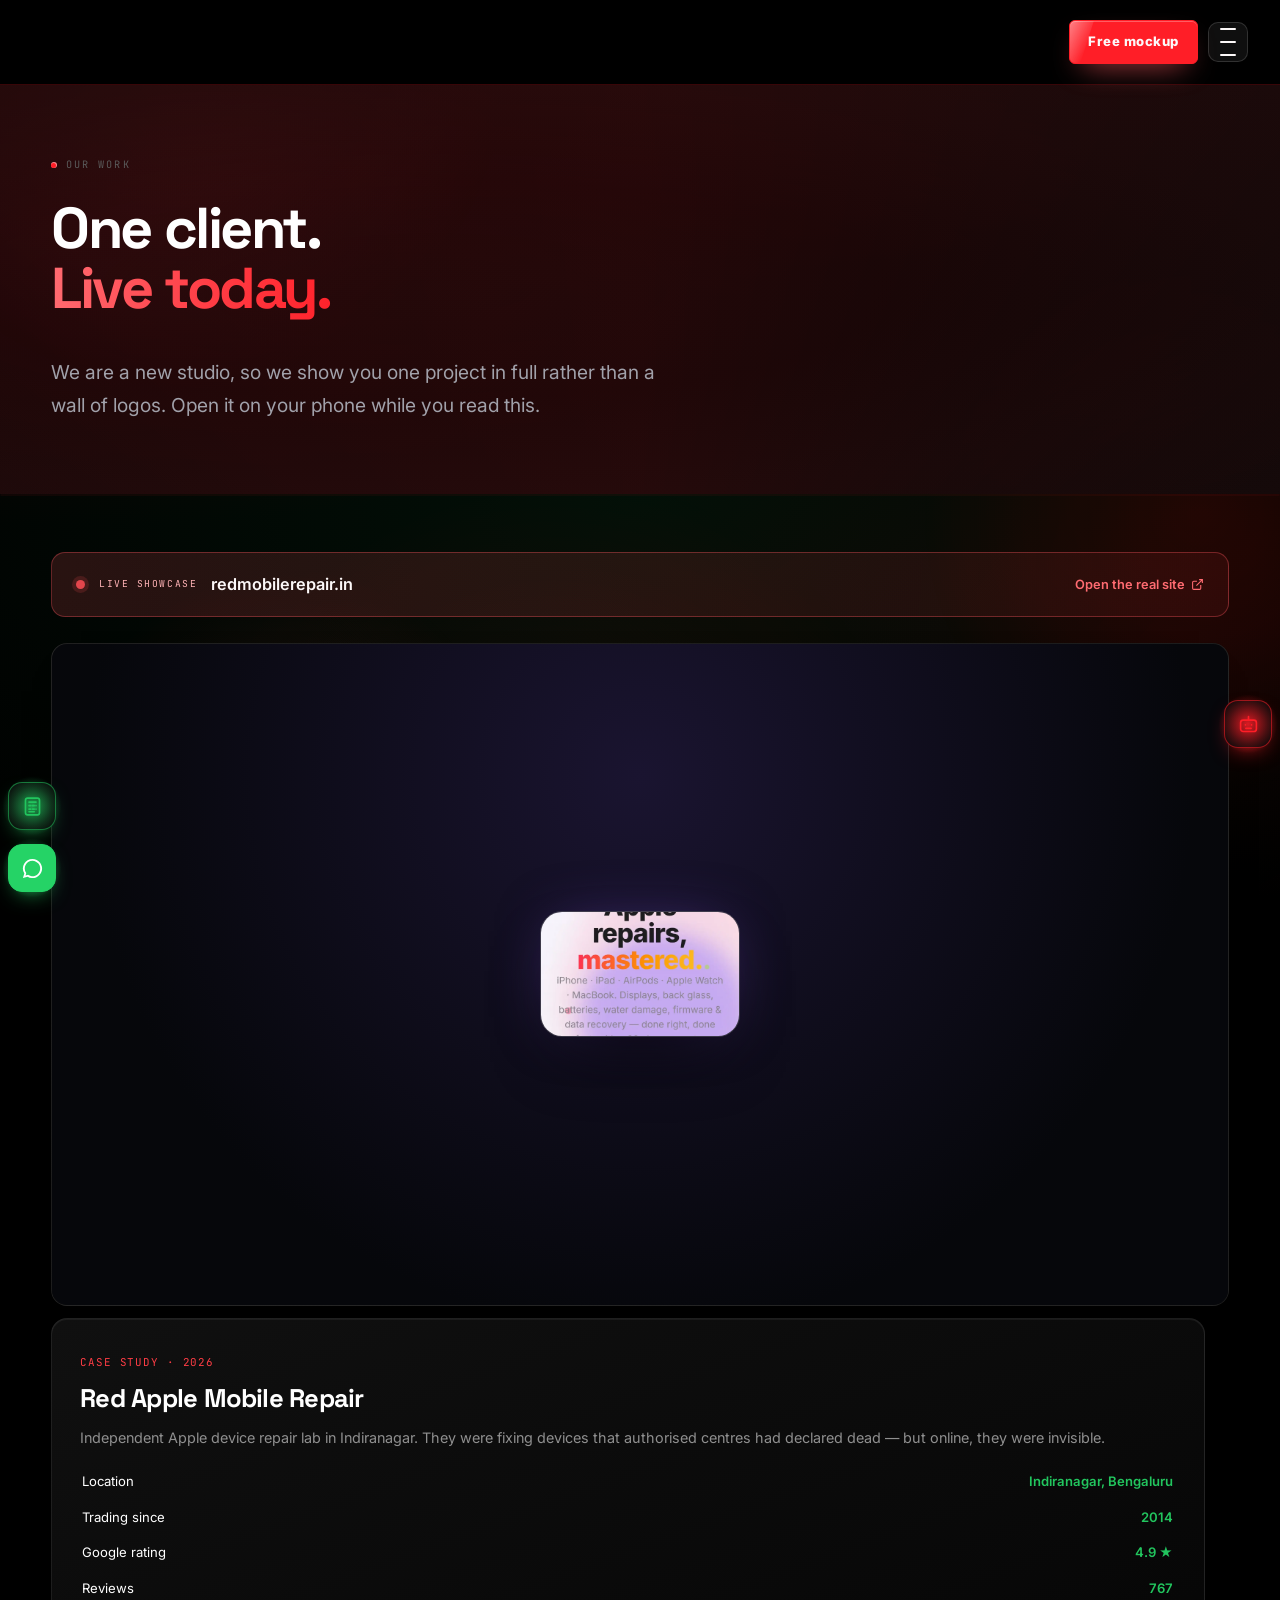
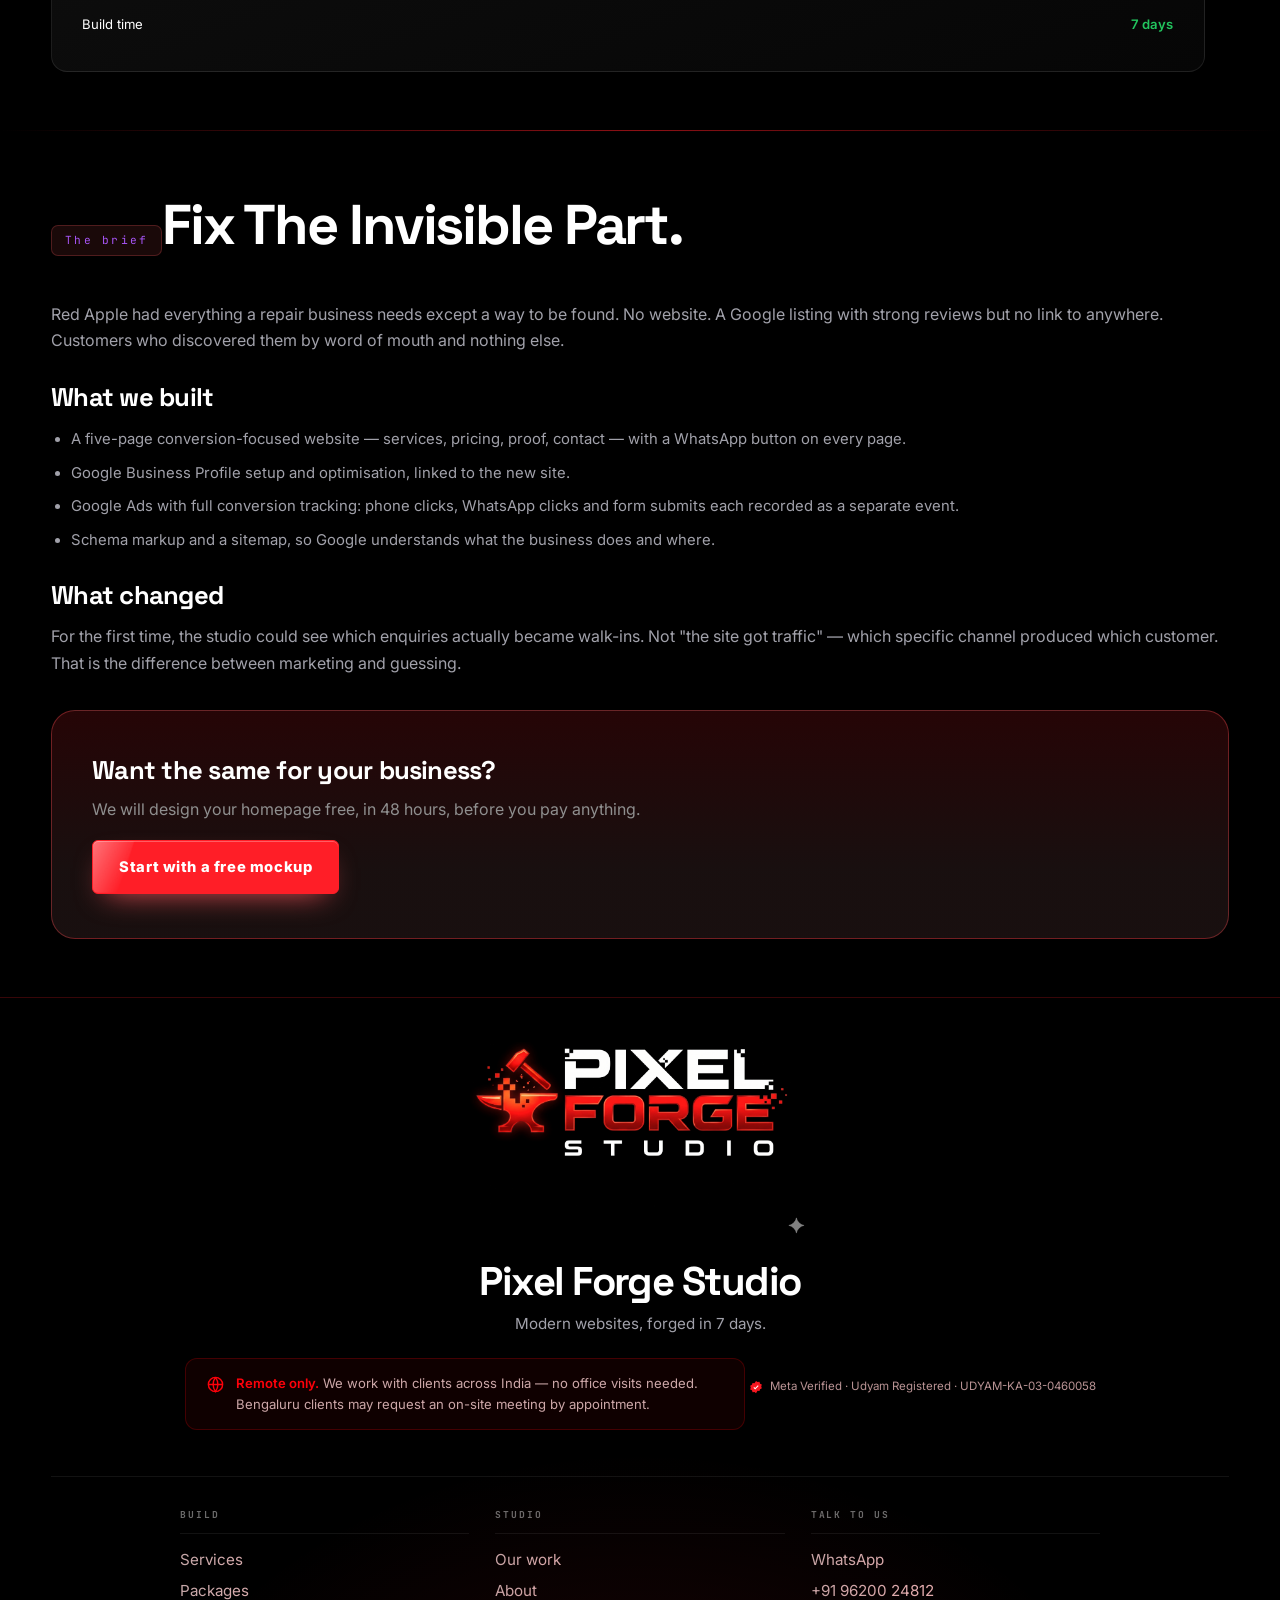
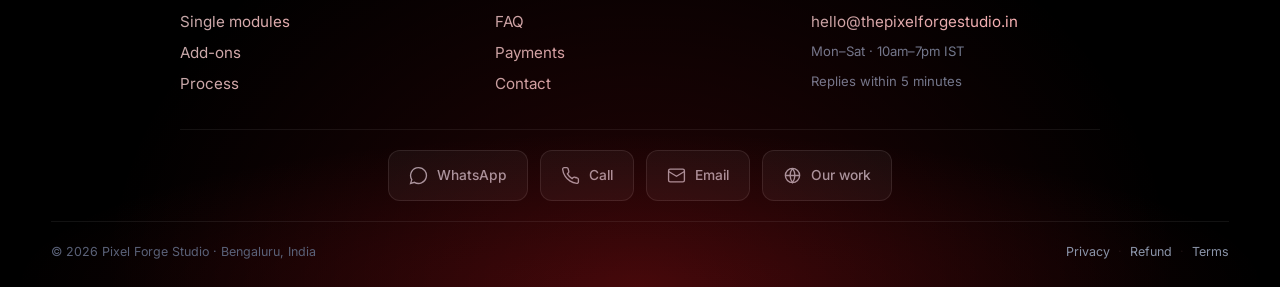
<file: work.html>
<!DOCTYPE html>
<html lang="en" data-theme="green">
<head>
<meta charset="UTF-8">
<meta name="viewport" content="width=device-width, initial-scale=1.0, viewport-fit=cover">
<title>Our work — Red Apple Mobile Repair case study | Pixel Forge Studio</title>
<meta name="description" content="How we built a conversion-focused website and Google Ads tracking for Red Apple Mobile Repair, Indiranagar, in seven days.">
<meta name="msvalidate.01" content="REPLACE_WITH_BING_VERIFICATION_CODE">
<meta name="theme-color" content="#8B5CF6">
<meta property="og:title" content="Our work — Red Apple Mobile Repair case study | Pixel Forge Studio">
<meta property="og:description" content="How we built a conversion-focused website and Google Ads tracking for Red Apple Mobile Repair, Indiranagar, in seven days.">
<meta property="og:type" content="website">
<meta property="og:url" content="https://thepixelforgestudio.in/work.html">
<meta name="robots" content="index, follow, max-image-preview:large">
<link rel="canonical" href="https://thepixelforgestudio.in/work.html">
<link rel="manifest" href="manifest.json">




<link rel="preconnect" href="https://fonts.googleapis.com">
<link rel="preconnect" href="https://fonts.gstatic.com" crossorigin>
<link href="https://fonts.googleapis.com/css2?family=Space+Grotesk:wght@500;600;700&family=Inter:wght@400;500;600&family=JetBrains+Mono:wght@400;500&display=swap" rel="stylesheet">
<link rel="stylesheet" href="assets/css/style.css?v=85">
<link rel="stylesheet" href="assets/css/amoled.css?v=85">
<script>document.documentElement.className+=" js";</script>
<script type="application/ld+json">
{
  "@context": "https://schema.org",
  "@type": "ProfessionalService",
  "name": "Pixel Forge Studio",
  "description": "Website design, business CRM, PWA apps and 24/7 AI assistants for businesses across India. Hand-built, live in 7 days, transparent published pricing.",
  "url": "https://thepixelforgestudio.in",
  "telephone": "+91-96200-24812",
  "email": "hello@thepixelforgestudio.in",
  "areaServed": { "@type": "Country", "name": "India" },
  "address": { "@type": "PostalAddress", "addressLocality": "Bengaluru", "addressRegion": "Karnataka", "addressCountry": "IN" },
  "openingHoursSpecification": {
    "@type": "OpeningHoursSpecification",
    "dayOfWeek": ["Monday","Tuesday","Wednesday","Thursday","Friday","Saturday"],
    "opens": "10:00", "closes": "19:00"
  },
  "priceRange": "₹9,999 – ₹1,49,999",
  "currenciesAccepted": "INR",
  "paymentAccepted": "UPI, Bank Transfer",
  "hasOfferCatalog": {
    "@type": "OfferCatalog",
    "name": "Build Packages",
    "itemListElement": [
      { "@type": "Offer", "name": "Launchpad", "price": "9999", "priceCurrency": "INR",
        "description": "One-page PWA website with Google Business Profile, Bing indexing and WhatsApp setup. Live in 5 days." },
      { "@type": "Offer", "name": "Website — Traditional", "price": "19999", "priceCurrency": "INR",
        "description": "5–10 page hand-built website, mobile-first, SEO setup." },
      { "@type": "Offer", "name": "Website — Empire + AI", "price": "34999", "priceCurrency": "INR",
        "description": "Same build plus a 24/7 AI assistant that answers and qualifies enquiries." },
      { "@type": "Offer", "name": "CRM — Traditional", "price": "49999", "priceCurrency": "INR",
        "description": "Business CRM with leads, pipeline, quotes and GST invoices." },
      { "@type": "Offer", "name": "CRM — Empire + AI", "price": "74999", "priceCurrency": "INR",
        "description": "CRM plus automated lead scoring and routing." },
      { "@type": "Offer", "name": "App — Traditional", "price": "39999", "priceCurrency": "INR",
        "description": "Progressive Web App — installs from the browser, works offline." },
      { "@type": "Offer", "name": "App — Empire + AI", "price": "64999", "priceCurrency": "INR",
        "description": "PWA plus in-app AI assistant and push notifications." },
      { "@type": "Offer", "name": "Website + CRM + App + AI", "price": "149999", "priceCurrency": "INR",
        "description": "Complete build with website, CRM, PWA app and 24/7 AI assistant." }
    ]
  }
}
</script>
<script type="application/ld+json">{"@context":"https://schema.org","@type":"FAQPage","mainEntity":[{"@type":"Question","name":"How can you deliver in seven days when agencies take six weeks?","acceptedAnswer":{"@type":"Answer","text":"Because we removed everything that makes projects slow: no committee, no handoffs between three teams, no waiting on a designer in another timezone. One studio, one design system, one build. We also use AI in our own workflow — that is why seven days is possible, not why it is cheap."}},{"@type":"Question","name":"What if I do not like the design?","acceptedAnswer":{"@type":"Answer","text":"You see a real homepage before you pay anything. If it is not right, you keep it and we part as friends. On a paid build you get two full rounds of changes at the review stage; if it is still wrong, we refund the balance."}},{"@type":"Question","name":"Do I own my website and data?","acceptedAnswer":{"@type":"Answer","text":"Your domain, accounts, customer data, hosting, analytics and Google Ads are all in your name. No lock-in, and no fee to keep your own site."}},{"@type":"Question","name":"What happens after seven days?","acceptedAnswer":{"@type":"Answer","text":"Three months of care is included free: uptime monitoring, backups, security patches and content updates. After month three it continues at ₹2,499 a month, and only if you want it. No auto-renewal."}},{"@type":"Question","name":"Do you work with businesses outside Bengaluru?","acceptedAnswer":{"@type":"Answer","text":"Yes. Most of our work is remote — calls, screen shares and WhatsApp. We have worked with clients across India. Being in Bengaluru helps for photography and local SEO, but it is not a requirement."}},{"@type":"Question","name":"What is included in the AI assistant?","acceptedAnswer":{"@type":"Answer","text":"A chat widget on your site trained on your services, prices, timings and policies. It answers customers, captures their name and number, and hands off to you on WhatsApp when it is unsure. It is updated monthly from real conversations."}},{"@type":"Question","name":"Can I pay in instalments?","acceptedAnswer":{"@type":"Answer","text":"Payment is 100% in advance. Work begins once the full amount is received and the package is procured — we do not start on part-payments. The mockup stays free, so you see the design before committing anything — you pay for each stage as it is delivered."}},{"@type":"Question","name":"What do you need from me to start?","acceptedAnswer":{"@type":"Answer","text":"Your logo if you have one, three to five photographs, your services with prices, your business hours and your WhatsApp number. If you do not have photos, we source licensed images and swap them later."}}]}</script><script type="application/ld+json">[{"@context":"https://schema.org","@type":"WebSite","name":"Pixel Forge Studio","url":"https://thepixelforgestudio.in","potentialAction":{"@type":"SearchAction","target":"https://thepixelforgestudio.in/?q={search_term_string}","query-input":"required name=search_term_string"}},{"@context":"https://schema.org","@type":"BreadcrumbList","itemListElement":[{"@type":"ListItem","position":1,"name":"Home","item":"https://thepixelforgestudio.in/"},{"@type":"ListItem","position":2,"name":"Packages","item":"https://thepixelforgestudio.in/#packages"},{"@type":"ListItem","position":3,"name":"Configure","item":"https://thepixelforgestudio.in/#fullprices"},{"@type":"ListItem","position":4,"name":"Payments","item":"https://thepixelforgestudio.in/#pay"}]},{"@context":"https://schema.org","@type":"Organization","name":"Pixel Forge Studio","url":"https://thepixelforgestudio.in","logo":"https://thepixelforgestudio.in/assets/img/logo-mark.png","email":"hello@thepixelforgestudio.in","telephone":"+91-96200-24812","foundingDate":"2023-10","address":{"@type":"PostalAddress","addressLocality":"Bengaluru","addressRegion":"Karnataka","addressCountry":"IN"},"identifier":{"@type":"PropertyValue","propertyID":"Udyam","value":"UDYAM-KA-03-0460058"}}]</script>
<style id="critical-fixes">
.botpanel,#botpanel{display:none!important;opacity:1!important;animation:none!important;transform:none!important;filter:none!important;visibility:visible!important}
.botpanel.open,#botpanel.open,.botpanel.on,#botpanel.on{display:block!important;opacity:1!important;transform:none!important;pointer-events:auto!important;z-index:9500!important}
@media(max-width:760px){
 .cmpwrap{overflow:visible!important;border:0!important;background:transparent!important}
 .cmp2{min-width:0!important;width:100%!important;display:block!important;background:transparent!important}
 .cmp2 thead{display:none!important}
 .cmp2 tbody{display:block!important}
 .cmp2 tr{display:block!important;margin-bottom:12px;border-radius:14px;background:#12141D;border:1px solid rgba(255,255,255,.10);padding:6px 0;overflow:hidden}
 .cmp2 td{display:grid!important;grid-template-columns:1fr auto;gap:12px;align-items:baseline;padding:11px 16px!important;border-bottom:1px solid rgba(255,255,255,.055)!important;font-size:.82rem!important}
 .cmp2 td:first-child{display:block!important;background:rgba(139,92,246,.10);font-weight:700!important;color:#F8FAFC!important;font-size:.78rem!important;padding:11px 16px!important;margin-bottom:2px}
 .cmp2 td[data-label]::before{content:attr(data-label);font-size:.66rem;letter-spacing:.06em;text-transform:uppercase;color:#6B7590;font-family:'JetBrains Mono',monospace}
 .cmp2 td.us{background:rgba(139,92,246,.08)!important}
}
.brand-mark{overflow:hidden}
.brand-mark img{width:100%!important;height:100%!important;object-fit:contain!important;object-position:center!important;padding:3px}
.mbar a,.mbar .btn,.mbar button{white-space:nowrap!important}
</style>
<link rel="icon" type="image/png" sizes="192x192" href="mark-192.png">
<link rel="icon" type="image/png" sizes="512x512" href="mark-512.png">
<link rel="apple-touch-icon" href="mark-512.png">
</head>
<body data-page="work.html">
<div class="bg"><i></i><i></i><i></i><i></i></div>
<header class="nav">
  <div class="wrap nav-in">
    <a href="index.html" class="brand">
      <span class="brand-mark"><img decoding="async" src="mark-192.png" alt="Pixel Forge Studio" width="38" height="38" loading="eager"></span>
      <span class="brand-name">Pixel Forge Studio</span>
    </a>
    <nav class="links"><a href="index.html" class="">Home</a><a href="services.html" class="">Services</a><a href="packages.html" class="">Packages</a><a href="add-ons.html" class="">Add-ons</a><a href="work.html" class="on">Work</a><a href="about.html" class="">About</a><a href="process.html" class="">Process</a><a href="faq.html" class="">FAQ</a><a href="contact.html" class="">Contact</a></nav>
    <div class="nav-cta">
      <a class="btn btn-primary btn-sm" href="contact.html">Free mockup</a>
      <button class="burger" id="burger" aria-label="Menu"><i></i><i></i><i></i></button>
    </div>
  </div>
</header>

<main>
<section class="hero" style="padding:64px 0 40px">
  <div class="wrap" style="position:relative;z-index:2">
    <span class="eyebrow"><span class="dot"></span>Our work</span>
    <h1 class="hero-title" style="font-size:clamp(2.2rem,4.6vw,3.6rem)">One client.<br><span class="grad">Live today.</span></h1>
    <p class="hero-sub">We are a new studio, so we show you one project in full rather than a wall of logos. Open it on your phone while you read this.</p>
  </div>
</section>

<section class="sec" style="padding-top:10px">
  <div class="wrap">
    <a class="showcase-link rv" href="https://redmobilerepair.in" target="_blank" rel="noopener">
      <span class="sl-dot"></span>
      <span class="sl-label">Live showcase</span>
      <b>redmobilerepair.in</b>
      <span class="sl-go">Open the real site
        <svg viewBox="0 0 24 24" fill="none" stroke="currentColor" stroke-width="2"><path d="M18 13v6a2 2 0 01-2 2H5a2 2 0 01-2-2V8a2 2 0 012-2h6"/><path d="M15 3h6v6M10 14L21 3"/></svg>
      </span>
    </a>
    <div class="bento">
      <div class="card c-7 rv has-img" style="padding:0;overflow:hidden">
        <div class="cimg" style="background:radial-gradient(circle at 50% 20%,#1A1430,#06070B 70%);display:grid;place-items:center;padding:20px">
          <a href="https://redmobilerepair.in" target="_blank" rel="noopener" style="display:block;max-width:200px;border-radius:22px;overflow:hidden;border:1px solid rgba(255,255,255,.18);box-shadow:0 30px 70px -28px rgba(0,0,0,1),0 0 60px -20px rgba(139,92,246,.5)">
            <img width="1080" height="2436" decoding="async" src="assets/img/redapple.webp" alt="Red Apple Mobile Repair live website" loading="lazy" style="width:100%;display:block">
          </a>
        </div>
      </div>
      <div class="card c-5 rv" data-d="80">
        <span class="mono" style="color:var(--ember)">CASE STUDY · 2026</span>
        <h3 style="margin:10px 0 12px;font-size:1.5rem">Red Apple Mobile Repair</h3>
        <p style="font-size:.9rem">Independent Apple device repair lab in Indiranagar. They were fixing devices that authorised centres had declared dead — but online, they were invisible.</p>
        <table style="width:100%;font-size:.82rem;margin-top:14px">
          <tr><td style="color:var(--ash);padding:6px 0">Location</td><td style="text-align:right">Indiranagar, Bengaluru</td></tr>
          <tr><td style="color:var(--ash);padding:6px 0">Trading since</td><td style="text-align:right">2014</td></tr>
          <tr><td style="color:var(--ash);padding:6px 0">Google rating</td><td style="text-align:right;color:var(--ember)">4.9 ★</td></tr>
          <tr><td style="color:var(--ash);padding:6px 0">Reviews</td><td style="text-align:right;color:var(--ember)">767</td></tr>
          <tr><td style="color:var(--ash);padding:6px 0">Build time</td><td style="text-align:right;color:var(--ember)">7 days</td></tr>
        </table>
      </div>
    </div>
  </div>
</section>

<section class="sec sec-alt">
  <div class="wrap" style="max-width:820px">
    <div class="sec-head rv"><span class="num">The brief</span><h2>Fix The Invisible Part.</h2></div>
    <p style="color:var(--ash)">Red Apple had everything a repair business needs except a way to be found. No website. A Google listing with strong reviews but no link to anywhere. Customers who discovered them by word of mouth and nothing else.</p>
    <h3 style="margin:28px 0 12px">What we built</h3>
    <ul style="color:var(--ash);font-size:.93rem;padding-left:20px">
      <li style="margin-bottom:9px">A five-page conversion-focused website — services, pricing, proof, contact — with a WhatsApp button on every page.</li>
      <li style="margin-bottom:9px">Google Business Profile setup and optimisation, linked to the new site.</li>
      <li style="margin-bottom:9px">Google Ads with full conversion tracking: phone clicks, WhatsApp clicks and form submits each recorded as a separate event.</li>
      <li style="margin-bottom:9px">Schema markup and a sitemap, so Google understands what the business does and where.</li>
    </ul>
    <h3 style="margin:28px 0 12px">What changed</h3>
    <p style="color:var(--ash)">For the first time, the studio could see which enquiries actually became walk-ins. Not "the site got traffic" — which specific channel produced which customer. That is the difference between marketing and guessing.</p>
    <div class="offer" style="margin-top:34px;text-align:left;padding:32px">
      <h3 style="margin-bottom:10px">Want the same for your business?</h3>
      <p style="margin-bottom:18px;max-width:none">We will design your homepage free, in 48 hours, before you pay anything.</p>
      <a class="btn btn-primary" href="contact.html">Start with a free mockup</a>
    </div>
  </div>
</section>
</main>
<footer>
  <div class="f-edge">

    <div class="f-hero">
      <a href="index.html" class="f-brandmark">
        <img decoding="async" src="assets/img/logo-mark.png" alt="Pixel Forge Studio" width="76" height="56">
      </a>
      <h2 class="f-title">Pixel Forge Studio</h2>
      <p class="f-tag">Modern websites, forged in 7 days.</p>
      <div class="f-remote">
        <svg viewBox="0 0 24 24" fill="none" stroke="currentColor" stroke-width="1.8"><circle cx="12" cy="12" r="9"/><path d="M3 12h18M12 3a15 15 0 010 18 15 15 0 010-18"/></svg>
        <span><b>Remote only.</b> We work with clients across India — no office visits needed. Bengaluru clients may request an on-site meeting by appointment.</span>
      </div>
      <div class="f-verified"><svg class="vtick" viewBox="0 0 24 24" aria-label="Meta Verified"><path d="M12 1.5l2.6 2.1 3.3-.4 1.1 3.1 3 1.5-1 3.2 1 3.2-3 1.5-1.1 3.1-3.3-.4L12 22.5l-2.6-2.1-3.3.4-1.1-3.1-3-1.5 1-3.2-1-3.2 3-1.5 1.1-3.1 3.3.4z"/><path class="t" d="M10.6 16.2l-3-3 1.3-1.3 1.7 1.7 4.6-4.6 1.3 1.3z"/></svg><span>Meta Verified · Udyam Registered · UDYAM-KA-03-0460058</span></div>
    </div>

    <div class="f-cols">
      <div class="f-col">
        <h5>Build</h5>
        <a href="#services">Services</a>
        <a href="#packages">Packages</a>
        <a href="#standalone">Single modules</a>
        <a href="#addons">Add-ons</a>
        <a href="#process">Process</a>
      </div>
      <div class="f-col">
        <h5>Studio</h5>
        <a href="#work">Our work</a>
        <a href="#about">About</a>
        <a href="#faq">FAQ</a>
        <a href="#pay">Payments</a>
        <a href="#contact">Contact</a>
      </div>
      <div class="f-col">
        <h5>Talk to us</h5>
        <a href="https://wa.me/919620024812" target="_blank" rel="noopener">WhatsApp</a>
        <a href="tel:+919620024812">+91 96200 24812</a>
        <a href="mailto:hello@thepixelforgestudio.in">hello@thepixelforgestudio.in</a>
        <span class="f-note">Mon–Sat · 10am–7pm IST</span>
        <span class="f-note">Replies within 5 minutes</span>
      </div>
    </div>

    <div class="f-socials">
      <a href="https://wa.me/919620024812" target="_blank" rel="noopener" aria-label="WhatsApp">
        <svg viewBox="0 0 24 24"><path d="M12 2a10 10 0 00-8.5 15.2L2 22l4.9-1.4A10 10 0 1012 2z"/></svg>
        <span>WhatsApp</span></a>
      <a href="tel:+919620024812" aria-label="Call">
        <svg viewBox="0 0 24 24"><path d="M22 16.9v3a2 2 0 01-2.2 2 19.8 19.8 0 01-8.6-3.1 19.5 19.5 0 01-6-6A19.8 19.8 0 012.1 4.2 2 2 0 014.1 2h3a2 2 0 012 1.7c.1 1 .4 1.9.7 2.8a2 2 0 01-.5 2.1L8.1 9.9a16 16 0 006 6l1.3-1.3a2 2 0 012.1-.4c.9.3 1.8.6 2.8.7a2 2 0 011.7 2z"/></svg>
        <span>Call</span></a>
      <a href="mailto:hello@thepixelforgestudio.in" aria-label="Email">
        <svg viewBox="0 0 24 24"><rect x="2" y="4" width="20" height="16" rx="2"/><path d="M2 7l10 6 10-6"/></svg>
        <span>Email</span></a>
      <a href="https://redmobilerepair.in" target="_blank" rel="noopener" aria-label="Client work">
        <svg viewBox="0 0 24 24"><circle cx="12" cy="12" r="9"/><path d="M3 12h18M12 3a15 15 0 010 18 15 15 0 010-18"/></svg>
        <span>Our work</span></a>
    </div>

    <div class="f-legal">
      <span class="f-copy">© 2026 Pixel Forge Studio · Bengaluru, India</span>
      <nav class="f-legal-links">
        <a href="privacy.html">Privacy</a><span>·</span>
        <a href="refund.html">Refund</a><span>·</span>
        <a href="terms.html">Terms</a>
      </nav>
    </div>
  </div>
</footer>


<div class="botwrap" id="botwrap">
  <div class="botpanel" id="botpanel">
    <div class="bot-head">
      <span class="av"><svg viewBox="0 0 24 24"><rect x="4" y="7" width="16" height="12" rx="3"/><path d="M12 3v4M9 13h.01M15 13h.01"/></svg></span>
      <span><b>Pixel Forge Assistant</b><small>● Online · replies instantly</small></span>
    </div>
    <div class="botlog" id="botlog"></div>
    <form class="botform" id="botform">
      <input id="botinput" placeholder="Ask about pricing, timelines…" autocomplete="off">
      <button type="submit" aria-label="Send"><svg viewBox="0 0 24 24"><path d="M5 12h14M13 6l6 6-6 6"/></svg></button>
    </form>
    <div class="bot-foot"><a href="https://wa.me/919620024812" target="_blank" rel="noopener">Talk to Pixel Forge Studio →</a></div>
  </div>
  
</div>
<div class="fab" id="fab" style="position:fixed !important;right:16px !important;bottom:20px !important;z-index:9990 !important;display:flex !important;flex-direction:column !important;align-items:center !important;gap:10px !important;">
  <a class="fab-btn fab-price" href="#fullprices" aria-label="Price estimator" style="width:48px !important;height:48px !important;border-radius:14px !important;display:grid !important;place-items:center !important;background:#0a0a0a !important;border:1px solid rgba(34,197,94,.55) !important;box-shadow:0 8px 22px -10px rgba(34,197,94,.9) !important;text-decoration:none !important;color:#22c55e !important;">
    <svg viewBox="0 0 24 24" style="width:21px !important;height:21px !important;fill:none !important;stroke:#22c55e !important;stroke-width:1.9 !important;stroke-linecap:round !important;stroke-linejoin:round !important;"><rect x="4" y="2.5" width="16" height="19" rx="2.5"/><path d="M8 7h8M8 11h2M12 11h2M16 11h.01M8 15h2M12 15h2M16 15h.01M8 18h6"/></svg>
  </a>
  <button class="fab-btn botbtn" id="botbtn" aria-label="Open assistant" style="position:relative !important;width:48px !important;height:48px !important;border-radius:14px !important;display:grid !important;place-items:center !important;background:#0a0a0a !important;border:1px solid rgba(255,30,39,.55) !important;box-shadow:0 8px 22px -10px rgba(255,30,39,.9) !important;cursor:pointer !important;">
    <svg viewBox="0 0 24 24" style="width:21px !important;height:21px !important;fill:none !important;stroke:#ff1e27 !important;stroke-width:1.9 !important;stroke-linecap:round !important;stroke-linejoin:round !important;"><rect x="3" y="7" width="18" height="13" rx="3"/><path d="M12 3v4M8.5 12.5h.01M15.5 12.5h.01M9 16.5h6"/></svg>
  </button>
  <a class="fab-btn fab-wa" href="https://wa.me/919620024812?text=Hi%20Pixel%20Forge%20Studio%2C%20I%27d%20like%20a%20quote." target="_blank" rel="noopener" aria-label="WhatsApp" style="width:48px !important;height:48px !important;border-radius:14px !important;display:grid !important;place-items:center !important;background:#25D366 !important;border:1px solid #25D366 !important;box-shadow:0 8px 22px -10px rgba(37,211,102,.95) !important;text-decoration:none !important;">
    <svg viewBox="0 0 24 24" style="width:23px !important;height:23px !important;fill:#fff !important;stroke:none !important;"><path d="M12 2a10 10 0 00-8.5 15.2L2 22l4.9-1.4A10 10 0 1012 2zm0 2a8 8 0 11-4.2 14.8l-.4-.2-2.6.7.7-2.5-.2-.4A8 8 0 0112 4z"/></svg>
  </a>
</div>
<div class="xmodal" id="xmodal" role="dialog" aria-modal="true" aria-labelledby="xtitle">
  <div class="xcard">
    <button class="xclose" id="xclose" aria-label="Close">×</button>
    <span class="pill-ember">Free · no card</span>
    <h3 id="xtitle">Want to see your homepage first?</h3>
    <p>Send us your business name and we will design a real homepage for it — free, within 48 hours. If you do not like it, you keep it and we part as friends.</p>
    <a class="btn btn-primary" href="https://wa.me/919620024812?text=Hi%20Pixel%20Forge%20Studio%2C%20I%27d%20like%20the%20free%2048-hour%20homepage%20concept." target="_blank" rel="noopener">Claim my free homepage →</a>
    <span class="later" id="xlater">No thanks, just browsing</span>
  </div>
</div>

<div class="pmodal" id="pmodal" role="dialog" aria-modal="true" aria-labelledby="ptitle">
  <div class="pcard-m">
    <button class="pclose" id="pclose" aria-label="Close">×</button>

    <div class="pstep" id="pstep1">
      <span class="pill-ember">Step 1 of 2 · Your details</span>
      <h3 id="ptitle">Build your order</h3>
      <p class="psub" id="psummary">—</p>
      <form id="pform">
        <div class="pgrid2">
          <label>Full name <i>*</i><input name="pname" required autocomplete="name"></label>
          <label>Mobile (WhatsApp) <i>*</i><input name="pphone" required inputmode="numeric" autocomplete="tel" placeholder="10 digits"></label>
          <label>Business name <i>*</i><input name="pbiz" required autocomplete="organization"></label>
          <label>Business type <i>*</i>
            <select name="ptype" required>
              <option value="">Select…</option>
              <option>Retail shop</option><option>Salon / spa</option><option>Clinic / hospital</option>
              <option>Hotel / restaurant</option><option>Real estate</option><option>Consultant / lawyer</option>
              <option>Manufacturer / wholesale</option><option>E-commerce</option><option>Agency</option><option>Other</option>
            </select>
          </label>
          <label>City <i>*</i><input name="pcity" required autocomplete="address-level2"></label>
          <label>Email <span class="opt">optional</span><input name="pemail" type="email" autocomplete="email"></label>
          <label>GST number <span class="opt">optional</span><input name="pgst"></label>
          <label>Anything we should know <span class="opt">optional</span><input name="pnote"></label>
        </div>
        <p class="perr" id="perr"></p>
        <button type="submit" class="btn btn-primary btn-block" style="margin-top:18px">Continue to payment →</button>
        <p class="pfoot">You will see the amount and a UPI code on the next screen. No card needed.</p>
      </form>
    </div>

    <div class="pstep" id="pstep2" style="display:none">
      <span class="pill-ember">Step 2 of 2 · Payment</span>
      <h3>Pay your deposit</h3>
      <div class="pamount" id="pamount">—</div>
      <div class="ppayrow">
        <div class="pqr"><img decoding="async" src="assets/img/upi-qr.png" alt="UPI QR to pay Pixel Forge Studio" width="180" height="180"></div>
        <div class="pinfo">
          <div class="upiline" style="margin-bottom:12px">
            <span>UPI ID</span><b id="upi2">9620024812@airtel</b>
            <button type="button" id="copy-upi2">Copy</button>
          </div>
          <ol class="paysteps" style="margin:0">
            <li>Scan with any UPI app, or tap the button below on your phone</li>
            <li>Check the payee reads <strong>Pixel Forge Studio</strong></li>
            <li>Add your business name in the remarks</li>
          </ol>
          <a class="btn btn-primary btn-block" id="puplink" href="#" style="margin-top:14px">Open UPI app</a>
        </div>
      </div>
      <a class="btn btn-ghost btn-block" id="pconfirm" href="#" target="_blank" rel="noopener" style="margin-top:14px">
        I have paid — send my order on WhatsApp →</a>
      <p class="pfoot">We match your payment to this order by your name and amount, usually within minutes during business hours. Keep the UTR from your UPI app.</p>
    </div>
  </div>
</div>

<div class="pkgmodal" id="pkgmodal" role="dialog" aria-modal="true">
  <div class="pkgcard">
    <button class="pkgclose" id="pkgclose" aria-label="Close">×</button>
    <div id="pkgbody"></div>
  </div>
</div>
<div class="mbar" style="position:fixed !important;left:0 !important;right:0 !important;bottom:0 !important;z-index:9992 !important;display:none !important;gap:8px !important;padding:10px 12px calc(10px + env(safe-area-inset-bottom)) !important;background:#000 !important;border-top:1px solid rgba(255,30,39,.3) !important;">
  <a class="m1" href="https://wa.me/919620024812?text=Hi%20Pixel%20Forge%20Studio%2C%20I%20want%20to%20discuss%20a%20project." target="_blank" rel="noopener">
    <svg viewBox="0 0 24 24"><path d="M12 2a10 10 0 00-8.5 15.2L2 22l4.9-1.4A10 10 0 1012 2z"/></svg>WhatsApp us</a>
  <a class="m2" href="contact.html#enq">
    <svg viewBox="0 0 24 24"><path d="M13 2L4.5 13H11l-1 9 8.5-11H12z"/></svg>Get Discovery Quote</a>
</div>
<script src="assets/js/main.js?v=79" defer></script>
</body>
</html>
</file>
<file: assets/css/style.css>
/* ==========================================================================
   PIXEL FORGE STUDIO — design system v5
   White + green · clean image cards · GPU-only motion
   ========================================================================== */

/* ---------- 1. tokens ---------- */
:root{
  --white:#FFFFFF;
  --paper:#fdfbfb;
  --paper-2:#f8f3f3;
  --line:#ede3e3;
  --line-2:#ddcacb;

  --green:#a41218;
  --green-deep:#7d080c;
  --green-dark:#530508;
  --green-pale:#f1d7d8;
  --green-wash:#f8eeee;

  --ink:#150e0e;
  --ink-2:#3A4A45;
  --muted:#6B7C76;
  --muted-2:#93A29D;

  --radius:16px;
  --radius-lg:24px;
  --radius-sm:10px;
  --max:1200px;
  --ease:cubic-bezier(.16,1,.3,1);
  --shadow-sm:0 2px 8px -2px rgba(62,7,10,.08);
  --shadow:0 18px 40px -24px rgba(62,7,10,.30);
  --shadow-lg:0 30px 70px -34px rgba(62,7,10,.38);
}

/* ---------- 2. base ---------- */
*,*::before,*::after{box-sizing:border-box}
html{scroll-behavior:smooth;-webkit-text-size-adjust:100%}
body{
  margin:0;background:var(--white);color:var(--ink);
  font-family:'Inter',system-ui,-apple-system,sans-serif;
  font-size:16px;line-height:1.65;
  -webkit-font-smoothing:antialiased;overflow-x:hidden;
}
img{max-width:100%;display:block}
a{color:inherit;text-decoration:none}
button{font:inherit;cursor:pointer;border:0;background:none;color:inherit}
::selection{background:var(--green);color:#fff}
:focus-visible{outline:2px solid var(--green);outline-offset:3px;border-radius:4px}

h1,h2,h3,h4{font-family:'Space Grotesk',sans-serif;font-weight:700;line-height:1.05;letter-spacing:-.03em;margin:0}
h1{font-size:clamp(2.6rem,6.4vw,5rem)}
h2{font-size:clamp(1.9rem,3.8vw,3rem);line-height:1.06}
h3{font-size:clamp(1.15rem,1.8vw,1.45rem);line-height:1.2}
h4{font-size:1rem}
p{margin:0 0 1em}

.wrap{max-width:var(--max);margin:0 auto;padding:0 24px}
.sec{padding:92px 0;position:relative}
.sec-alt{background:var(--paper-2)}
.mono{font-family:'JetBrains Mono',monospace;letter-spacing:.08em;text-transform:uppercase;font-size:.68rem}

/* ---------- 3. ambient background ---------- */
.bg{position:fixed;inset:0;z-index:0;pointer-events:none;overflow:hidden}
.bg i{position:absolute;border-radius:50%;display:block}
.bg i:nth-child(1){width:720px;height:720px;top:-300px;left:-180px;
  background:radial-gradient(circle,rgba(164,18,24,.10) 0%,rgba(164,18,24,.03) 45%,transparent 70%)}
.bg i:nth-child(2){width:600px;height:600px;top:24%;right:-220px;
  background:radial-gradient(circle,rgba(125,8,12,.08) 0%,rgba(125,8,12,.02) 45%,transparent 70%)}
.bg i:nth-child(3){width:800px;height:800px;bottom:-340px;left:12%;
  background:radial-gradient(circle,rgba(164,18,24,.06) 0%,transparent 68%)}
.bg i:nth-child(4){width:460px;height:460px;top:62%;left:4%;
  background:radial-gradient(circle,rgba(241,215,216,.55) 0%,transparent 70%)}
main,footer,header.nav{position:relative;z-index:2}

/* ---------- 4. nav ---------- */
header.nav{
  position:sticky;top:0;z-index:80;
  background:rgba(255,255,255,.92);
  border-bottom:1px solid transparent;
  transition:border-color .3s,background .3s;
}
header.nav.scrolled{border-bottom-color:var(--line);background:rgba(255,255,255,.98)}
.nav-in{display:flex;align-items:center;justify-content:space-between;height:76px;gap:18px}

.brand{display:flex;align-items:center;gap:11px;flex:none;white-space:nowrap}
.brand-mark{
  width:38px;height:38px;border-radius:11px;display:grid;place-items:center;flex:none;
  background:linear-gradient(150deg,var(--green),var(--green-dark));
  box-shadow:0 6px 18px -8px rgba(125,8,12,.8);
}
.brand-mark svg{width:19px;height:19px}
.brand-name{
  font-family:'Space Grotesk',sans-serif;font-weight:800;
  font-size:clamp(1rem,1.5vw,1.32rem);letter-spacing:-.035em;line-height:1;
}
.brand-name small{
  display:block;font-family:'JetBrains Mono',monospace;font-size:.55rem;
  letter-spacing:.22em;text-transform:uppercase;color:var(--muted-2);
  font-weight:400;margin-top:4px;
}

nav.links{display:flex;align-items:center;gap:28px}
nav.links a{font-size:.875rem;color:var(--muted);position:relative;padding:4px 0;transition:color .2s}
nav.links a:hover,nav.links a.on{color:var(--ink)}
nav.links a::after{
  content:'';position:absolute;left:0;right:0;bottom:-2px;height:2px;border-radius:1px;
  background:var(--green);transform:scaleX(0);transform-origin:left;
  transition:transform .35s var(--ease);
}
nav.links a:hover::after,nav.links a.on::after{transform:scaleX(1)}

.nav-cta{display:flex;align-items:center;gap:10px;flex:none}
.burger{display:none;width:40px;height:40px;border-radius:10px;border:1px solid var(--line-2);
  align-items:center;justify-content:center;flex-direction:column;gap:4px;background:#fff}
.burger i{display:block;width:16px;height:1.8px;background:var(--ink);border-radius:1px;transition:.3s}
.burger.on i:nth-child(1){transform:translateY(5.8px) rotate(45deg)}
.burger.on i:nth-child(2){opacity:0}
.burger.on i:nth-child(3){transform:translateY(-5.8px) rotate(-45deg)}

/* mobile panel — LIGHT */
.mnav{
  position:fixed;top:76px;left:0;right:0;z-index:79;
  background:#fff;border-bottom:1px solid var(--line);
  box-shadow:0 24px 50px -30px rgba(62,7,10,.35);
  padding:0 24px;max-height:0;overflow:hidden;
  transition:max-height .38s var(--ease),padding .3s;
}
.mnav.open{max-height:620px;padding:14px 24px 26px}
.mnav a{display:block;padding:14px 0;font-size:1rem;color:var(--ink-2);border-bottom:1px solid var(--line)}
.mnav a:hover{color:var(--green-deep)}
.mnav .btn{margin-top:18px;border-bottom:0;color:#fff}

/* ---------- 5. buttons ---------- */
.btn{
  display:inline-flex;align-items:center;justify-content:center;gap:9px;
  padding:14px 26px;border-radius:999px;font-weight:600;font-size:.92rem;
  transition:transform .25s var(--ease),box-shadow .25s,background .25s,border-color .25s,color .25s;
  white-space:nowrap;
}
.btn svg{width:15px;height:15px;flex:none}
.btn-primary{background:var(--green);color:#fff;box-shadow:0 10px 26px -14px rgba(125,8,12,.85)}
.btn-primary:hover{background:var(--green-deep);transform:translateY(-2px);box-shadow:0 18px 36px -16px rgba(125,8,12,.9)}
.btn-ghost{border:1px solid var(--line-2);color:var(--ink);background:#fff}
.btn-ghost:hover{border-color:var(--green);color:var(--green-deep);background:var(--green-wash);transform:translateY(-2px)}
.btn-sm{padding:10px 18px;font-size:.82rem}
.btn-block{width:100%}

/* ---------- 6. section head ---------- */
.eyebrow{
  display:inline-flex;align-items:center;gap:9px;padding:7px 14px;border-radius:999px;
  border:1px solid var(--line-2);background:#fff;
  font-family:'JetBrains Mono',monospace;font-size:.64rem;letter-spacing:.14em;
  text-transform:uppercase;color:var(--muted);
}
.eyebrow .dot{width:6px;height:6px;border-radius:50%;background:var(--green)}
.sec-head{max-width:740px;margin-bottom:48px}
.sec-head .num{
  font-family:'JetBrains Mono',monospace;font-size:.7rem;color:var(--green-deep);
  letter-spacing:.18em;margin-bottom:14px;display:block;
}
.sec-head h2{margin-bottom:16px}
.sec-head p{color:var(--muted);font-size:1.02rem;margin:0;line-height:1.65}

/* ---------- 7. hero ---------- */
.hero{position:relative;padding:72px 0 88px;overflow:hidden}
.hero-title{font-size:clamp(2.6rem,6.6vw,5.2rem);line-height:.96;letter-spacing:-.042em;margin:26px 0 0}
.hero-title .grad{
  background:linear-gradient(100deg,var(--green-dark) 0%,var(--green-deep) 28%,#c83b41 50%,var(--green-deep) 72%,var(--green-dark) 100%);
  background-size:240% 100%;
  -webkit-background-clip:text;background-clip:text;color:transparent;
  animation:flow 9s linear infinite;
}
@keyframes flow{from{background-position:0 0}to{background-position:-240% 0}}
.grad-wrap{display:inline-block}
.hero-sub{font-size:clamp(1.02rem,1.5vw,1.2rem);color:var(--muted);max-width:620px;margin:26px 0 32px;line-height:1.7}
.hero-actions{display:flex;flex-wrap:wrap;gap:12px;margin-bottom:32px}
.chips{display:flex;flex-wrap:wrap;gap:9px}
.chip{
  display:inline-flex;align-items:center;gap:7px;padding:8px 14px;border-radius:999px;
  border:1px solid var(--line-2);background:#fff;font-size:.78rem;color:var(--muted);
}
.chip svg{width:12px;height:12px;stroke:var(--green);fill:none;stroke-width:2.6;flex:none}

/* browser mock — real client preview */
.mock{
  border:1px solid var(--line-2);border-radius:var(--radius-lg);overflow:hidden;
  background:#fff;box-shadow:var(--shadow-lg);margin-top:52px;
}
.mock-bar{display:flex;align-items:center;gap:7px;padding:11px 15px;background:var(--paper-2);border-bottom:1px solid var(--line)}
.mock-bar i{width:9px;height:9px;border-radius:50%;background:var(--line-2);display:block}
.mock-bar i:first-child{background:#f29ea1}
.mock-url{
  margin-left:10px;font-family:'JetBrains Mono',monospace;font-size:.66rem;color:var(--muted-2);
  background:#fff;padding:5px 13px;border-radius:6px;border:1px solid var(--line);
}
.mock-body{display:grid;grid-template-columns:1fr 1fr;min-height:300px}
.mock-shot{position:relative;overflow:hidden;border-right:1px solid var(--line)}
.mock-shot img{width:100%;height:100%;object-fit:cover;display:block}
.mock-live{
  position:absolute;top:12px;left:12px;display:inline-flex;align-items:center;gap:6px;
  background:rgba(255,255,255,.94);padding:5px 11px;border-radius:999px;
  font-family:'JetBrains Mono',monospace;font-size:.58rem;letter-spacing:.1em;
  text-transform:uppercase;color:var(--green-deep);
}
.mock-live i{width:6px;height:6px;border-radius:50%;background:var(--green);display:block}
.mock-info{padding:30px 26px;display:flex;flex-direction:column;justify-content:center;gap:12px;background:var(--paper)}
.mock-info .kicker{font-family:'JetBrains Mono',monospace;font-size:.6rem;letter-spacing:.14em;text-transform:uppercase;color:var(--green-deep)}
.mock-info .big{font-family:'Space Grotesk',sans-serif;font-weight:700;font-size:1.5rem;line-height:1.12;letter-spacing:-.03em}
.mock-info .row{display:flex;gap:22px;margin-top:4px}
.mock-info .row div b{display:block;font-family:'Space Grotesk',sans-serif;font-size:1.15rem;color:var(--green-deep)}
.mock-info .row div span{font-size:.66rem;color:var(--muted-2)}

/* ---------- 8. marquee ---------- */
.marquee{border-block:1px solid var(--line);padding:15px 0;overflow:hidden;background:var(--paper)}
.marquee-track{display:flex;gap:44px;width:max-content;animation:slide 36s linear infinite}
.marquee:hover .marquee-track{animation-play-state:paused}
@keyframes slide{to{transform:translateX(-50%)}}
.marquee span{font-family:'JetBrains Mono',monospace;font-size:.72rem;letter-spacing:.16em;text-transform:uppercase;color:var(--muted-2);white-space:nowrap}
.marquee span:nth-child(even){color:var(--green)}

/* ---------- 9. stats ---------- */
.stats{display:grid;grid-template-columns:repeat(4,1fr);gap:1px;background:var(--line);border:1px solid var(--line);border-radius:var(--radius);overflow:hidden}
.stat{background:#fff;padding:30px 22px}
.stat b{display:block;font-family:'Space Grotesk',sans-serif;font-size:clamp(1.8rem,3vw,2.5rem);letter-spacing:-.03em;line-height:1;color:var(--green-deep)}
.stat span{display:block;font-size:.76rem;color:var(--muted);margin-top:8px}

/* ---------- 10. cards ---------- */
.bento{display:grid;grid-template-columns:repeat(12,1fr);gap:18px}
.card{
  background:#fff;border:1px solid var(--line);border-radius:var(--radius);
  padding:28px;position:relative;overflow:hidden;
  transition:transform .35s var(--ease),border-color .3s,box-shadow .35s;
}
.card:hover{transform:translateY(-4px);border-color:rgba(125,8,12,.4);box-shadow:var(--shadow)}
.card .n{font-family:'JetBrains Mono',monospace;font-size:.66rem;color:var(--green-deep);letter-spacing:.16em;margin-bottom:12px;display:block}
.card h3{margin-bottom:9px}
.card p{color:var(--muted);font-size:.92rem;margin:0;line-height:1.6}
.card .ico{
  width:44px;height:44px;border-radius:12px;display:grid;place-items:center;margin-bottom:16px;
  background:var(--green-wash);border:1px solid rgba(125,8,12,.18);
}
.card .ico svg{width:20px;height:20px;stroke:var(--green-deep);fill:none;stroke-width:1.8}

/* image card — image block on top, content below. No overlay text. */
.card.has-img{padding:0;display:flex;flex-direction:column}
.card.has-img .cimg{position:relative;overflow:hidden;aspect-ratio:16/9;flex:none;background:var(--paper-2)}
.card.has-img .cimg img{width:100%;height:100%;object-fit:cover;transition:transform .8s var(--ease)}
.card.has-img:hover .cimg img{transform:scale(1.05)}
.card.has-img .cbody{padding:24px 26px 26px;display:flex;flex-direction:column;flex:1}

.c-3{grid-column:span 3}
.c-4{grid-column:span 4}
.c-5{grid-column:span 5}
.c-6{grid-column:span 6}
.c-7{grid-column:span 7}
.c-8{grid-column:span 8}
.c-12{grid-column:span 12}

/* ---------- 11. category tiles ---------- */
.tiles{display:grid;grid-template-columns:repeat(5,1fr);gap:16px}
.tile{
  position:relative;border-radius:var(--radius);overflow:hidden;aspect-ratio:3/4;
  border:1px solid var(--line);background:var(--paper-2);display:block;
  transition:transform .35s var(--ease),border-color .3s,box-shadow .35s;
}
.tile:hover{transform:translateY(-5px);border-color:rgba(125,8,12,.45);box-shadow:var(--shadow)}
.tile img{width:100%;height:100%;object-fit:cover;transition:transform .7s var(--ease)}
.tile:hover img{transform:scale(1.07)}
.tile-body{
  position:absolute;inset:auto 0 0 0;padding:18px 16px 16px;
  background:linear-gradient(to top,rgba(33,5,6,.95) 0%,rgba(33,5,6,.80) 45%,rgba(33,5,6,.20) 78%,transparent 100%);
}
.tile-body h4{font-family:'Space Grotesk',sans-serif;font-size:.96rem;color:#fff;margin-bottom:4px;letter-spacing:-.01em}
.tile-body p{font-size:.72rem;color:rgba(255,255,255,.82);margin:0;line-height:1.45}

/* ---------- 12. process ---------- */
.pipe{display:grid;grid-template-columns:repeat(5,1fr);border:1px solid var(--line);border-radius:var(--radius);overflow:hidden;background:#fff}
.pipe-step{padding:26px 22px;border-right:1px solid var(--line);position:relative;background:#fff}
.pipe-step:last-child{border-right:0}
.pipe-step .n{font-family:'JetBrains Mono',monospace;font-size:.62rem;color:var(--green-deep);letter-spacing:.16em}
.pipe-step h4{font-family:'Space Grotesk',sans-serif;font-size:.94rem;margin:10px 0 6px}
.pipe-step p{font-size:.74rem;color:var(--muted);margin:0;line-height:1.5}
.pipe-step::before{
  content:'';position:absolute;top:0;left:0;right:0;height:3px;background:var(--green);
  transform:scaleX(0);transform-origin:left;transition:transform .5s var(--ease);
}
.pipe-step:hover::before{transform:scaleX(1)}

/* ---------- 13. pricing ---------- */
.price-grid{display:grid;grid-template-columns:repeat(4,1fr);gap:18px}
.pcard{
  background:#fff;border:1px solid var(--line);border-radius:var(--radius);
  padding:28px 24px;display:flex;flex-direction:column;position:relative;
  transition:transform .35s var(--ease),border-color .3s,box-shadow .35s;
}
.pcard:hover{transform:translateY(-5px);border-color:rgba(125,8,12,.45);box-shadow:var(--shadow)}
.pcard.hot{border-color:var(--green);background:linear-gradient(180deg,var(--green-wash),#fff 55%)}
.pcard .tag{
  position:absolute;top:-1px;right:18px;background:var(--green);color:#fff;
  font-family:'JetBrains Mono',monospace;font-size:.56rem;letter-spacing:.14em;
  text-transform:uppercase;padding:5px 11px;border-radius:0 0 8px 8px;
}
.pcard h4{font-family:'Space Grotesk',sans-serif;font-size:1.05rem;margin-bottom:6px}
.pcard .amt{font-family:'Space Grotesk',sans-serif;font-size:1.9rem;letter-spacing:-.03em;margin:12px 0 4px;color:var(--ink)}
.pcard .amt small{font-size:.72rem;color:var(--muted-2);font-weight:400;letter-spacing:0}
.pcard > p{font-size:.78rem;color:var(--muted-2);margin:0}
.pcard ul{list-style:none;padding:0;margin:18px 0 0;font-size:.82rem;color:var(--muted);flex:1}
.pcard ul li{padding:6px 0 6px 20px;position:relative;line-height:1.5}
.pcard ul li::before{content:'';position:absolute;left:0;top:12px;width:8px;height:8px;border-radius:50%;border:1.6px solid var(--green);opacity:.7}

/* ---------- 14. configurator ---------- */
.cfg{display:grid;grid-template-columns:1fr 350px;gap:24px;align-items:start}
.cfg-step{margin-bottom:24px}
.cfg-step > .lbl{
  font-family:'JetBrains Mono',monospace;font-size:.64rem;letter-spacing:.16em;
  text-transform:uppercase;color:var(--green-deep);margin-bottom:12px;
  display:flex;align-items:center;gap:9px;
}
.cfg-step > .lbl i{
  width:20px;height:20px;border-radius:50%;background:var(--green-wash);
  border:1px solid rgba(125,8,12,.28);display:grid;place-items:center;
  font-style:normal;font-size:.6rem;color:var(--green-deep);flex:none;
}
.opts{display:grid;gap:10px}
.opt{display:flex;align-items:center;gap:12px;padding:14px 16px;border-radius:12px;
  border:1px solid var(--line);background:#fff;cursor:pointer;transition:.22s}
.opt:hover{border-color:var(--line-2);background:var(--paper)}
.opt.sel{border-color:var(--green);background:var(--green-wash)}
.opt input{appearance:none;width:18px;height:18px;border-radius:50%;border:1.6px solid var(--line-2);
  flex:none;position:relative;transition:.2s;margin:0;background:#fff}
.opt input:checked{border-color:var(--green);background:var(--green)}
.opt input:checked::after{content:'';position:absolute;inset:4px;border-radius:50%;background:#fff}
.opt.cb input{border-radius:5px}
.opt.cb input:checked::after{inset:2.5px;border-radius:2px}
.opt-body{flex:1;min-width:0}
.opt-t{display:block;font-size:.87rem;font-weight:500}
.opt-d{display:block;font-size:.72rem;color:var(--muted-2);margin-top:2px}
.opt-p{font-family:'JetBrains Mono',monospace;font-size:.75rem;color:var(--green-deep);flex:none}
.opt-group{
  font-family:'JetBrains Mono',monospace;font-size:.58rem;letter-spacing:.16em;
  text-transform:uppercase;color:var(--muted-2);margin:18px 0 8px;
  padding-bottom:6px;border-bottom:1px solid var(--line);
}
.opt-group:first-child{margin-top:0}
.sum{position:sticky;top:96px;background:#fff;border:1px solid var(--line-2);
  border-radius:var(--radius);padding:24px;box-shadow:var(--shadow-sm)}
.sum h4{font-family:'Space Grotesk',sans-serif;font-size:.92rem;margin-bottom:14px;
  padding-bottom:12px;border-bottom:1px solid var(--line)}
.sum-line{display:flex;justify-content:space-between;gap:12px;font-size:.79rem;padding:5px 0;color:var(--muted)}
.sum-line b{color:var(--ink);font-weight:500;font-family:'JetBrains Mono',monospace;font-size:.76rem;flex:none}
.sum-empty{font-size:.79rem;color:var(--muted-2);padding:10px 0}
.sum-tot{margin-top:14px;padding-top:14px;border-top:1px solid var(--line)}
.sum-tot div{display:flex;justify-content:space-between;align-items:baseline;margin-bottom:8px}
.sum-tot span{font-size:.74rem;color:var(--muted)}
.sum-tot b{font-family:'Space Grotesk',sans-serif;font-size:1.32rem;letter-spacing:-.02em}
.sum-tot b.mo{font-size:.95rem;color:var(--green-deep)}

/* ---------- 15. tables ---------- */
.cmp{width:100%;border-collapse:collapse;font-size:.85rem;border:1px solid var(--line);
  border-radius:var(--radius);overflow:hidden;background:#fff}
.cmp th{background:var(--paper-2);padding:14px 16px;text-align:left;
  font-family:'Space Grotesk',sans-serif;font-size:.8rem;border-bottom:1px solid var(--line)}
.cmp th:first-child{color:var(--muted)}
.cmp td{padding:13px 16px;border-bottom:1px solid var(--line);color:var(--muted)}
.cmp td:first-child{color:var(--ink);font-weight:500}
.cmp tr:last-child td{border-bottom:0}
.cmp .yes{color:var(--green-deep);font-weight:500}
.cmp .no{color:var(--muted-2)}
.cmp .us{background:var(--green-wash)}

/* ---------- 16. offer ---------- */
.offer{
  border:1px solid rgba(125,8,12,.28);border-radius:var(--radius-lg);padding:48px 38px;text-align:center;
  background:linear-gradient(180deg,var(--green-wash),#fff 70%);
}
.offer h2{margin-bottom:14px}
.offer p{color:var(--muted);max-width:580px;margin:0 auto 26px}
.trip{
  border:1px solid rgba(125,8,12,.3);border-radius:var(--radius);padding:26px;
  background:linear-gradient(180deg,var(--green-wash),#fff 65%);
  display:grid;grid-template-columns:1fr auto;gap:26px;align-items:center;margin-bottom:28px;
}
.trip h3{margin-bottom:8px}
.trip p{color:var(--muted);font-size:.88rem;margin:0;max-width:580px}
.trip .amt{font-family:'Space Grotesk',sans-serif;font-size:2rem;letter-spacing:-.03em;text-align:right;white-space:nowrap;color:var(--green-deep)}
.trip .amt small{display:block;font-size:.66rem;color:var(--muted-2);font-family:'Inter';letter-spacing:0;font-weight:400;margin-top:2px}

/* ---------- 17. faq ---------- */
.faq{border-top:1px solid var(--line)}
.faq-item{border-bottom:1px solid var(--line)}
.faq-q{width:100%;display:flex;justify-content:space-between;align-items:center;gap:18px;
  padding:22px 0;text-align:left;font-family:'Space Grotesk',sans-serif;font-size:1rem;
  font-weight:500;transition:color .2s}
.faq-q:hover{color:var(--green-deep)}
.faq-q .pm{flex:none;width:24px;height:24px;border-radius:50%;border:1px solid var(--line-2);
  display:grid;place-items:center;transition:.3s;font-size:.95rem;color:var(--muted)}
.faq-item.open .pm{background:var(--green);border-color:var(--green);color:#fff;transform:rotate(45deg)}
.faq-a{max-height:0;overflow:hidden;transition:max-height .4s var(--ease)}
.faq-a p{color:var(--muted);font-size:.92rem;padding:0 0 22px;margin:0;max-width:780px}

/* ---------- 18. page index ---------- */
.pgrid{display:grid;grid-template-columns:repeat(3,1fr);gap:16px}
.pcard-l{
  display:block;padding:26px;border:1px solid var(--line);border-radius:var(--radius);
  background:#fff;transition:transform .3s var(--ease),border-color .3s,box-shadow .3s;
  position:relative;overflow:hidden;
}
.pcard-l:hover{transform:translateY(-4px);border-color:rgba(125,8,12,.45);box-shadow:var(--shadow)}
.pcard-l .pn{font-family:'JetBrains Mono',monospace;font-size:.64rem;color:var(--green-deep);letter-spacing:.16em}
.pcard-l h4{font-family:'Space Grotesk',sans-serif;font-size:1.06rem;margin:10px 0 6px}
.pcard-l p{font-size:.82rem;color:var(--muted);margin:0;line-height:1.55}
.pcard-l .arw{position:absolute;top:22px;right:22px;width:18px;height:18px;
  stroke:var(--muted-2);fill:none;stroke-width:2;transition:.3s}
.pcard-l:hover .arw{stroke:var(--green-deep);transform:translate(3px,-3px)}

/* ---------- 19. feature image ---------- */
.feature-img{border-radius:var(--radius-lg);overflow:hidden;position:relative;box-shadow:var(--shadow)}
.feature-img img{width:100%;display:block;transition:transform 1.1s var(--ease)}
.feature-img:hover img{transform:scale(1.03)}
.feature-img .cap{position:absolute;left:0;right:0;bottom:0;padding:20px 24px;
  background:linear-gradient(to top,rgba(33,5,6,.85),transparent);color:#fff;
  font-family:'JetBrains Mono',monospace;font-size:.66rem;letter-spacing:.14em;text-transform:uppercase}

/* ---------- 20. footer ---------- */
footer{border-top:1px solid var(--line);padding:60px 0 32px;background:var(--paper)}
.f-grid{display:grid;grid-template-columns:1.7fr 1fr 1fr 1fr;gap:38px;margin-bottom:42px}
.f-brand p{color:var(--muted);font-size:.85rem;max-width:280px;margin:16px 0 0}
.f-col h5{font-family:'JetBrains Mono',monospace;font-size:.62rem;letter-spacing:.16em;
  text-transform:uppercase;color:var(--muted-2);margin:0 0 14px}
.f-col a{display:block;font-size:.85rem;color:var(--muted);padding:5px 0;transition:color .2s}
.f-col a:hover{color:var(--green-deep)}
.f-bot{border-top:1px solid var(--line);padding-top:24px;display:flex;justify-content:space-between;
  gap:16px;flex-wrap:wrap;font-size:.76rem;color:var(--muted-2);line-height:1.6}
.socials{display:flex;gap:9px;margin-top:18px}
.socials a{width:36px;height:36px;border-radius:10px;border:1px solid var(--line-2);
  display:grid;place-items:center;transition:.25s;background:#fff}
.socials a:hover{border-color:var(--green);background:var(--green-wash)}
.socials svg{width:15px;height:15px;stroke:var(--muted);fill:none;stroke-width:1.7}
.socials a:hover svg{stroke:var(--green-deep)}

/* ---------- 21. floating ---------- */
.wa{
  position:fixed;right:22px;bottom:22px;z-index:90;display:flex;align-items:center;gap:10px;
  background:#ac1b21;color:#fff;padding:13px 20px;border-radius:999px;font-weight:600;font-size:.86rem;
  box-shadow:0 14px 32px -12px rgba(172,27,33,.7);transition:transform .25s var(--ease);
}
.wa:hover{transform:translateY(-3px)}
.wa svg{width:19px;height:19px;fill:#fff}

.botwrap{position:fixed;right:22px;bottom:86px;z-index:91}
.botbtn{width:54px;height:54px;border-radius:16px;display:grid;place-items:center;
  background:linear-gradient(150deg,var(--green),var(--green-dark));
  box-shadow:0 14px 32px -12px rgba(125,8,12,.8);transition:transform .25s var(--ease)}
.botbtn:hover{transform:translateY(-3px) scale(1.04)}
.botbtn svg{width:23px;height:23px;stroke:#fff;fill:none;stroke-width:1.8}
.botpanel{
  position:absolute;right:0;bottom:66px;width:352px;max-width:calc(100vw - 40px);
  background:#fff;border:1px solid var(--line-2);border-radius:18px;overflow:hidden;
  box-shadow:var(--shadow-lg);opacity:0;transform:translateY(12px) scale(.97);
  pointer-events:none;transition:.3s var(--ease);
}
.botpanel.open{opacity:1;transform:none;pointer-events:auto}
.bot-head{display:flex;align-items:center;gap:10px;padding:14px 16px;
  border-bottom:1px solid var(--line);background:var(--paper-2)}
.bot-head .av{width:32px;height:32px;border-radius:10px;
  background:linear-gradient(150deg,var(--green),var(--green-dark));display:grid;place-items:center;flex:none}
.bot-head .av svg{width:16px;height:16px;stroke:#fff;fill:none;stroke-width:2}
.bot-head b{display:block;font-family:'Space Grotesk',sans-serif;font-size:.86rem;line-height:1.2}
.bot-head small{display:block;font-size:.66rem;color:var(--green-deep);margin-top:2px}
.botlog{height:300px;overflow-y:auto;padding:16px;display:flex;flex-direction:column;gap:10px}
.bmsg{max-width:88%;padding:10px 14px;border-radius:13px;font-size:.83rem;line-height:1.55}
.bmsg.bot{background:var(--paper-2);border:1px solid var(--line);align-self:flex-start;border-bottom-left-radius:4px}
.bmsg.me{background:var(--green);color:#fff;align-self:flex-end;border-bottom-right-radius:4px}
.bchips{display:flex;flex-wrap:wrap;gap:6px;margin-top:2px}
.bchips button{font-size:.72rem;padding:7px 13px;border-radius:999px;
  border:1px solid rgba(125,8,12,.3);background:var(--green-wash);
  color:var(--green-deep);font-weight:500;transition:.2s;font-family:inherit}
.bchips button:hover{background:var(--green);color:#fff;border-color:var(--green)}
.botform{display:flex;gap:8px;padding:12px;border-top:1px solid var(--line);background:var(--paper-2)}
.botform input{flex:1;background:#fff;border:1px solid var(--line-2);border-radius:10px;
  padding:11px 14px;color:var(--ink);font-size:.83rem;font-family:inherit;outline:none}
.botform input:focus{border-color:var(--green)}
.botform button{width:40px;height:40px;border-radius:10px;background:var(--green);
  display:grid;place-items:center;flex:none}
.botform button svg{width:16px;height:16px;stroke:#fff;fill:none;stroke-width:2}
.bot-foot{padding:0 12px 12px;background:var(--paper-2)}
.bot-foot a{display:block;text-align:center;font-size:.73rem;color:var(--muted);
  padding:9px;border:1px solid var(--line-2);border-radius:9px;transition:.2s;background:#fff}
.bot-foot a:hover{color:var(--green-deep);border-color:var(--green)}

/* ---------- 22. legal ---------- */
.legal{max-width:800px}
.legal h2{margin:40px 0 14px;font-size:1.5rem}
.legal h3{margin:26px 0 10px;font-size:1.08rem}
.legal p,.legal li{color:var(--muted);font-size:.93rem}
.legal ul{padding-left:20px}
.legal li{margin-bottom:8px}
.legal .updated{font-family:'JetBrains Mono',monospace;font-size:.7rem;color:var(--muted-2);
  letter-spacing:.1em;text-transform:uppercase}

/* ---------- 23. motion ---------- */
.rv{opacity:0;transform:translateY(34px);
  transition:opacity .85s var(--ease),transform .85s var(--ease);will-change:opacity,transform}
.rv.in{opacity:1;transform:none;will-change:auto}
html:not(.js) .rv{opacity:1;transform:none}
.still .rv{opacity:1 !important;transform:none !important}
.hero-title .w{display:inline-block}
.js .hero-title .w{opacity:0;transform:translateY(28px);transition:opacity .9s var(--ease),transform .9s var(--ease)}
.js .hero-title .w.in{opacity:1;transform:none}
.js .grad-wrap{opacity:0;transform:translateY(24px);transition:opacity 1s var(--ease),transform 1s var(--ease)}
.js .grad-wrap.in{opacity:1;transform:none}
.still .hero-title .w,.still .grad-wrap{opacity:1 !important;transform:none !important}

/* ---------- 24. responsive ---------- */
@media(max-width:1024px){
  .cfg{grid-template-columns:1fr}
  .sum{position:static}
  .price-grid{grid-template-columns:repeat(2,1fr)}
  .tiles{grid-template-columns:repeat(3,1fr)}
  .c-3,.c-4,.c-5{grid-column:span 6}
  .pipe{grid-template-columns:repeat(2,1fr)}
  .pipe-step{border-bottom:1px solid var(--line)}
  .f-grid{grid-template-columns:1fr 1fr}
  .pgrid{grid-template-columns:repeat(2,1fr)}
  nav.links{display:none}
  .burger{display:flex}
  .mock-body{grid-template-columns:1fr}
  .mock-shot{border-right:0;border-bottom:1px solid var(--line);aspect-ratio:16/9}
}
@media(max-width:680px){
  .sec{padding:60px 0}
  .hero{padding:44px 0 62px}
  .stats{grid-template-columns:repeat(2,1fr)}
  .price-grid{grid-template-columns:1fr}
  .tiles{grid-template-columns:repeat(2,1fr)}
  .bento>*{grid-column:span 12 !important}
  .pipe{grid-template-columns:1fr}
  .f-grid{grid-template-columns:1fr}
  .pgrid{grid-template-columns:1fr}
  .wa{padding:12px 16px;font-size:.8rem;right:14px;bottom:14px}
  .botwrap{right:14px;bottom:76px}
  .botpanel{width:calc(100vw - 28px);right:-6px}
  .nav-cta .btn:not(.btn-primary){display:none}
  .offer{padding:34px 22px}
  .trip{grid-template-columns:1fr;gap:16px}
  .trip .amt{text-align:left}
  .mock-info{padding:22px 20px}
}
@media(prefers-reduced-motion:reduce){
  *,*::before,*::after{animation-duration:.01ms !important;animation-iteration-count:1 !important;transition-duration:.01ms !important}
  .rv,.js .hero-title .w,.js .grad-wrap{opacity:1 !important;transform:none !important}
  html{scroll-behavior:auto}
}

/* ---------- still-mode: kill transitions so screenshots are accurate ---------- */
.still .rv,.still .hero-title .w,.still .grad-wrap{
  opacity:1 !important;transform:none !important;transition:none !important;animation:none !important;
}
/* legacy token aliases used by older inline styles */
:root{--ember:var(--green-deep);--ember-soft:var(--green);--ember-dim:var(--green-dark);--ember-rgb:11,122,97;--bone:#150e0e;--ash:#6B7C76;--ash-2:#93A29D;--steel:#fff;--steel-2:#f8f3f3;--ink-2:#fdfbfb}

/* ---------- tiles: guaranteed text legibility ---------- */
.tile-body{
  background:linear-gradient(to top,
    rgba(27,3,4,.97) 0%,
    rgba(27,3,4,.93) 32%,
    rgba(27,3,4,.62) 58%,
    rgba(27,3,4,.10) 80%,
    transparent 100%) !important;
  padding:20px 16px 16px !important;
}
.tile-body h4{color:#fff !important;text-shadow:0 1px 6px rgba(0,0,0,.7)}
.tile-body p{color:rgba(255,255,255,.86) !important;text-shadow:0 1px 5px rgba(0,0,0,.7)}
.tile img{filter:saturate(.92)}

/* ---------- v5.1: kill the nav hairline + mobile float overlap ---------- */
header.nav{border-bottom:0 !important;box-shadow:none}
header.nav.scrolled{
  border-bottom:0 !important;
  box-shadow:0 1px 0 rgba(62,7,10,.06), 0 8px 24px -18px rgba(62,7,10,.35);
}
/* no stray rules anywhere */
.sec,.hero,.offer,.pipe,.trip{overflow:hidden}
.sec-head p{border:0 !important}

/* mobile: floats must not cover content */
@media(max-width:680px){
  body{padding-bottom:78px}
  .wa{padding:11px 15px;font-size:.78rem;right:12px;bottom:12px;box-shadow:0 10px 26px -10px rgba(172,27,33,.7)}
  .wa svg{width:17px;height:17px}
  .botwrap{right:12px;bottom:66px}
  .botbtn{width:46px;height:46px;border-radius:14px}
  .botbtn svg{width:20px;height:20px}
  .botpanel{width:calc(100vw - 24px);right:-2px;bottom:58px}
  .botlog{height:250px}
}

/* mobile: one floating action only — WhatsApp converts, the bot can wait */
@media(max-width:680px){
  .botwrap{display:none !important}
  body{padding-bottom:70px}
}

/* ---------- v5.2: process strip = solid tints, no border line ---------- */
.pipe{
  border:0 !important;
  background:transparent !important;
  gap:12px !important;
  display:grid;
  grid-template-columns:repeat(5,1fr);
}
.pipe-step{
  background:var(--tint,#f6eaea) !important;
  background-image:none !important;
  border:0 !important;
  border-radius:14px !important;
  padding:26px 22px !important;
  position:relative;
  transition:transform .3s var(--ease),box-shadow .3s;
}
.pipe-step:hover{transform:translateY(-3px);box-shadow:0 16px 34px -20px rgba(62,7,10,.35)}
.pipe-step::before{
  content:'';position:absolute;top:0;left:22px;right:22px;height:3px;
  background:var(--green);border-radius:0 0 3px 3px;opacity:.55;
}
.pipe-step .n{color:var(--green-deep) !important}
@media(max-width:1024px){
  .pipe{grid-template-columns:repeat(2,1fr) !important;gap:12px !important}
  .pipe-step{border-bottom:0 !important}
}
@media(max-width:680px){
  .pipe{grid-template-columns:1fr !important}
}

/* ---------- v5.3: tinted cards, no images ---------- */
.pcard[style*="--tint"]{background:var(--tint) !important;border-color:rgba(125,8,12,.16)}
.pcard[style*="--tint"]:hover{border-color:rgba(125,8,12,.5);background:var(--tint) !important}
.pcard.hot[style*="--tint"]{border-color:var(--green);background:var(--tint) !important}

/* services detail accent block (replaces the duplicate photo) */
.accent-block{
  border-radius:14px;aspect-ratio:3/2;width:100%;
  background:
    radial-gradient(circle at 30% 25%, rgba(255,255,255,.55), transparent 55%),
    linear-gradient(150deg,var(--green-wash),#f0d7d8 60%,#eccecf);
  border:1px solid rgba(125,8,12,.16);
  position:relative;overflow:hidden;
}
.accent-block::after{
  content:'';position:absolute;inset:0;
  background-image:radial-gradient(circle, rgba(125,8,12,.16) 1px, transparent 1px);
  background-size:16px 16px;opacity:.5;
}

/* ---------- real logo ---------- */
.brand-mark{
  background:#fff !important;
  border:1px solid var(--line-2) !important;
  padding:3px !important;
  box-shadow:0 4px 14px -8px rgba(62,7,10,.4) !important;
  overflow:hidden;
}
.brand-mark img{width:100% !important;height:100% !important;object-fit:contain !important;display:block}

/* logo chip: wider to suit the wide anvil mark */
header.nav .brand-mark{width:58px !important;height:40px !important;border-radius:11px !important;padding:4px !important}
header.nav .brand-mark img{object-fit:contain !important}
@media(max-width:900px){
  header.nav .brand-mark{width:46px !important;height:32px !important;padding:3px !important}
}

/* ==========================================================================
   v6 fixes
   ========================================================================== */

/* 1. --ink-2 was clobbered to near-white by a legacy alias → invisible menu */
:root{--ink-2:#3A4A45 !important}
.mnav a{color:#2a1b1b !important;font-weight:500 !important}
.mnav a:hover{color:var(--green-deep) !important}
.mnav .btn,.mnav .btn:hover{color:#fff !important}
.mnav{background:#fff !important}

/* 2. footer side-by-side on mobile */
@media(max-width:680px){
  .f-grid{
    grid-template-columns:1fr 1fr !important;
    gap:26px 20px !important;
  }
  .f-brand{grid-column:1 / -1 !important}
  .f-col h5{margin-bottom:10px !important}
  .f-col a{padding:4px 0 !important;font-size:.82rem !important}
}
@media(max-width:380px){
  .f-grid{grid-template-columns:1fr !important}
}

/* 3. hero tracker card */
.track{
  border:1px solid var(--line-2);border-radius:var(--radius-lg);background:#fff;
  box-shadow:var(--shadow-lg);padding:30px 28px;margin-top:48px;
}
.track-top{display:flex;justify-content:space-between;align-items:flex-start;gap:16px;margin-bottom:24px}
.track-top .k{font-family:'JetBrains Mono',monospace;font-size:.6rem;letter-spacing:.16em;
  text-transform:uppercase;color:var(--green-deep);display:block;margin-bottom:8px}
.track-top h3{font-size:1.28rem;letter-spacing:-.03em;margin:0}
.track-day{
  flex:none;text-align:center;border-left:1px solid var(--line);padding-left:18px;
}
.track-day b{display:block;font-family:'Space Grotesk';font-size:1.9rem;line-height:1;color:var(--green-deep);letter-spacing:-.03em}
.track-day span{font-size:.6rem;color:var(--muted-2);letter-spacing:.1em;text-transform:uppercase}
.track-steps{display:grid;gap:0}
.tstep{display:flex;align-items:center;gap:14px;padding:13px 0;border-bottom:1px solid var(--line)}
.tstep:last-child{border-bottom:0;padding-bottom:0}
.tstep .dot{
  width:26px;height:26px;border-radius:50%;flex:none;display:grid;place-items:center;
  background:var(--green);color:#fff;font-size:.66rem;font-weight:700;
}
.tstep .dot.wait{background:var(--green-wash);color:var(--green-deep);border:1px solid rgba(125,8,12,.3)}
.tstep .dot svg{width:12px;height:12px;stroke:#fff;fill:none;stroke-width:3}
.tstep .body{flex:1;min-width:0}
.tstep .body b{display:block;font-size:.86rem;font-weight:600;color:var(--ink)}
.tstep .body span{display:block;font-size:.72rem;color:var(--muted-2);margin-top:1px}
.tstep .when{font-family:'JetBrains Mono',monospace;font-size:.64rem;color:var(--muted-2);flex:none}
.tstep .when.now{color:var(--green-deep)}
@media(max-width:680px){
  .track{padding:24px 20px;margin-top:36px}
  .track-top{flex-direction:column;gap:14px}
  .track-day{border-left:0;padding-left:0;text-align:left;display:flex;align-items:baseline;gap:8px}
  .track-day b{font-size:1.5rem}
}

/* ---------- one-page anchors: clear the sticky nav ---------- */
section[id]{scroll-margin-top:86px}
html{scroll-behavior:smooth}

/* one-pager: rhythm between folded sections */
#services,#packages,#addons,#work,#about,#process,#faq,#contact{
  border-top:1px solid var(--line);
}
#work{background:var(--paper-2)}
#faq{background:var(--paper-2)}
#contact{background:var(--paper-2)}

/* ==========================================================================
   v16 — from the team's brief
   ========================================================================== */

/* sticky mobile enquiry bar (replaces the floating buttons on small screens) */
.mbar{
  position:fixed;left:0;right:0;bottom:0;z-index:95;display:none;
  gap:8px;padding:10px 12px calc(10px + env(safe-area-inset-bottom));
  background:rgba(255,255,255,.97);border-top:1px solid var(--line);
  box-shadow:0 -8px 24px -18px rgba(62,7,10,.5);
}
.mbar a{flex:1;display:flex;align-items:center;justify-content:center;gap:7px;
  padding:13px 10px;border-radius:11px;font-size:.85rem;font-weight:600}
.mbar .m1{background:#ac1b21;color:#fff}
.mbar .m2{background:var(--green-wash);color:var(--green-deep);border:1px solid rgba(125,8,12,.28)}
.mbar svg{width:15px;height:15px;flex:none}
.mbar .m1 svg{fill:#fff}
.mbar .m2 svg{stroke:var(--green-deep);fill:none;stroke-width:2}
@media(max-width:680px){
  .mbar{display:flex}
  .wa{display:none !important}
  body{padding-bottom:82px !important}
}

/* three journeys */
.jrn{display:grid;grid-template-columns:repeat(3,1fr);gap:16px}
.jcard{
  border:1px solid var(--line);border-radius:var(--radius);padding:26px 24px;background:#fff;
  display:flex;flex-direction:column;transition:transform .3s var(--ease),border-color .3s,box-shadow .3s;
  position:relative;overflow:hidden;
}
.jcard:hover{transform:translateY(-4px);border-color:rgba(125,8,12,.45);box-shadow:var(--shadow)}
.jcard .step{
  font-family:'JetBrains Mono',monospace;font-size:.58rem;letter-spacing:.16em;
  text-transform:uppercase;color:var(--green-deep);margin-bottom:12px;
}
.jcard h3{font-size:1.22rem;margin-bottom:6px;letter-spacing:-.02em}
.jcard .for{font-size:.76rem;color:var(--muted-2);margin-bottom:14px}
.jcard .amt{font-family:'Space Grotesk';font-size:1.7rem;letter-spacing:-.03em;margin-bottom:4px}
.jcard .amt small{font-size:.66rem;color:var(--muted-2);font-weight:400}
.jcard ul{list-style:none;padding:0;margin:14px 0 0;font-size:.8rem;color:var(--muted);flex:1}
.jcard li{padding:4px 0 4px 17px;position:relative;line-height:1.5}
.jcard li::before{content:'';position:absolute;left:0;top:10px;width:6px;height:6px;border-radius:50%;background:var(--green);opacity:.65}
.jcard .btn{margin-top:18px}
.jcard.pick{border-color:var(--green);background:linear-gradient(180deg,var(--green-wash),#fff 60%)}
.jcard.pick .tag{
  position:absolute;top:0;right:20px;background:var(--green);color:#fff;
  font-family:'JetBrains Mono';font-size:.54rem;letter-spacing:.13em;text-transform:uppercase;
  padding:4px 10px;border-radius:0 0 7px 7px;
}
@media(max-width:900px){ .jrn{grid-template-columns:1fr} }

/* ==========================================================================
   v17 — emerald / mint design from the approved mockup
   ========================================================================== */
:root{
  --em:#9c0c12;          /* primary emerald */
  --em-bright:#ac0d14;
  --em-deep:#7d070b;
  --em-dark:#580306;
  --mint:#f1d7d8;
  --mint-soft:#f9eeee;
  --mint-wash:#fcf4f4;

  --ink:#290708;         /* dark teal — headings, footer */
  --ink-2:#2C3F3B;
  --muted:#63756F;
  --muted-2:#8C9C97;
  --line:#ede1e1;
  --line-2:#dec8c9;

  --green:#9c0c12; --green-deep:#7d070b; --green-dark:#580306;
  --green-wash:#fcf4f4; --green-pale:#f1d7d8;
  --ember:#7d070b; --ember-soft:#ac0d14; --ember-dim:#580306;
  --ember-rgb:16,152,128;
  --bone:#290708; --ash:#63756F; --ash-2:#8C9C97;
  --steel:#fff; --steel-2:#fcf4f4;
  --btn-fg:#fff;
}

/* headings in dark teal, emerald for accents */
h1,h2,h3,h4{color:var(--ink)}
.hero-title .grad{
  background:linear-gradient(96deg,#7d070b 0%,#9c0c12 35%,#cc2a31 55%,#9c0c12 75%,#7d070b 100%) !important;
  background-size:220% 100% !important;
}
.sec-head .num{color:var(--em-deep)}
.eyebrow{background:#fff;border-color:var(--line-2);color:var(--muted)}

/* buttons */
.btn-primary{background:var(--em) !important;color:#fff !important;
  box-shadow:0 8px 20px -10px rgba(156,12,18,.75) !important}
.btn-primary:hover{background:var(--em-deep) !important;
  box-shadow:0 14px 30px -12px rgba(156,12,18,.85) !important}
.btn-ghost{background:#fff;border-color:var(--line-2);color:var(--ink)}
.btn-ghost:hover{border-color:var(--em);color:var(--em-deep);background:var(--mint-wash)}
.btn-ghost .ar{transition:transform .3s var(--ease)}
.btn-ghost:hover .ar{transform:translateX(3px)}

/* status pill */
.status{
  display:inline-flex;align-items:center;gap:8px;padding:7px 14px;border-radius:999px;
  background:var(--mint);color:var(--em-dark);
  font-size:.72rem;font-weight:500;letter-spacing:.01em;
}
.status i{width:7px;height:7px;border-radius:50%;background:var(--em);
  box-shadow:0 0 0 3px rgba(156,12,18,.18);flex:none}

/* trust row */
.trust{display:flex;flex-wrap:wrap;gap:26px;margin-top:34px}
.trust div{display:flex;align-items:center;gap:8px;font-size:.76rem;color:var(--muted);line-height:1.3}
.trust svg{width:17px;height:17px;stroke:var(--em-deep);fill:none;stroke-width:1.7;flex:none}
.trust b{display:block;color:var(--ink);font-weight:600;font-size:.78rem}
.trust span{display:block;font-size:.68rem;color:var(--muted-2)}

/* hero device mockup */
.device{
  position:relative;border-radius:18px;overflow:hidden;
  background:linear-gradient(160deg,#320a0b,#290708);
  box-shadow:0 40px 80px -40px rgba(41,7,8,.55), 0 0 0 1px rgba(156,12,18,.12);
}
.device img{width:100%;display:block;opacity:.96}
.device-bar{display:flex;gap:6px;padding:10px 13px;background:#210506;border-bottom:1px solid rgba(255,255,255,.06)}
.device-bar i{width:8px;height:8px;border-radius:50%;background:rgba(255,255,255,.16)}
.device-bar i:first-child{background:rgba(156,12,18,.7)}
.device-wrap{position:relative}
.float-pill{
  position:absolute;display:flex;align-items:center;gap:9px;padding:10px 14px;
  background:rgba(255,255,255,.97);border:1px solid var(--line);border-radius:12px;
  box-shadow:0 14px 30px -18px rgba(41,7,8,.4);font-size:.74rem;line-height:1.25;z-index:3;
}
.float-pill svg{width:16px;height:16px;stroke:var(--em);fill:none;stroke-width:1.8;flex:none}
.float-pill b{display:block;color:var(--ink);font-weight:600;font-size:.76rem}
.float-pill span{display:block;color:var(--muted-2);font-size:.64rem}
.float-pill.p1{top:6%;left:-6%}
.float-pill.p2{top:2%;right:-4%}
.float-pill.p3{top:38%;right:-9%}
.float-pill.p4{top:60%;right:-6%}

/* emerald edge light + pointer spotlight on bento cards */
.card,.pcard,.jcard,.sol,.pcard-l{position:relative}
.card::before,.jcard::before,.sol::before{
  content:'';position:absolute;inset:0;border-radius:inherit;pointer-events:none;
  background:radial-gradient(340px circle at var(--mx,50%) var(--my,0%),rgba(156,12,18,.10),transparent 62%);
  opacity:0;transition:opacity .4s;
}
.card:hover::before,.jcard:hover::before,.sol:hover::before{opacity:1}
.card:hover,.jcard:hover,.sol:hover{
  border-color:rgba(156,12,18,.42) !important;
  box-shadow:0 18px 40px -24px rgba(156,12,18,.55) !important;
}

/* solutions grid — 6 across */
.sols{display:grid;grid-template-columns:repeat(6,1fr);gap:14px}
.sol{
  background:var(--mint-wash);border:1px solid var(--line);border-radius:14px;
  padding:24px 16px;text-align:center;transition:transform .3s var(--ease),border-color .3s,box-shadow .3s;
}
.sol:hover{transform:translateY(-4px);background:#fff}
.sol svg{width:26px;height:26px;stroke:var(--em-deep);fill:none;stroke-width:1.6;margin:0 auto 12px}
.sol b{display:block;font-family:'Space Grotesk';font-size:.92rem;color:var(--ink);margin-bottom:5px}
.sol span{display:block;font-size:.7rem;color:var(--muted-2);line-height:1.45}
@media(max-width:1024px){.sols{grid-template-columns:repeat(3,1fr)}}
@media(max-width:600px){.sols{grid-template-columns:repeat(2,1fr)}}

/* journey cards — richer */
.jcard .jhead{display:flex;align-items:center;gap:11px;margin-bottom:14px}
.jcard .jico{
  width:38px;height:38px;border-radius:11px;display:grid;place-items:center;flex:none;
  background:var(--mint);border:1px solid rgba(156,12,18,.22);
}
.jcard .jico svg{width:19px;height:19px;stroke:var(--em-deep);fill:none;stroke-width:1.7}
.jcard .jsub{font-size:.7rem;color:var(--em-deep);font-weight:500;margin-top:1px}
.jcard .desc{font-size:.8rem;color:var(--muted);margin:0 0 14px;line-height:1.55}
.jcard .amt{margin-bottom:14px}
.jcard li::before{background:var(--em)}

/* custom strip */
.strip{
  display:flex;align-items:center;gap:16px;flex-wrap:wrap;
  margin-top:18px;padding:16px 20px;border-radius:12px;
  background:var(--mint-wash);border:1px solid var(--line);
}
.strip .txt{flex:1;min-width:220px;font-size:.82rem;color:var(--ink)}
.strip .txt span{display:block;font-size:.72rem;color:var(--muted-2);margin-top:2px}
.strip .ref{display:flex;gap:18px;font-size:.74rem;color:var(--muted)}
.strip .ref b{color:var(--em-deep);font-family:'JetBrains Mono';font-size:.76rem}
.strip a{font-size:.78rem;color:var(--em-deep);font-weight:600;white-space:nowrap}
.strip a:hover{text-decoration:underline}

/* work cards */
.workgrid{display:grid;grid-template-columns:repeat(6,1fr);gap:14px}
.wcard{border-radius:12px;overflow:hidden;background:#fff;border:1px solid var(--line);
  transition:transform .3s var(--ease),box-shadow .3s}
.wcard:hover{transform:translateY(-4px);box-shadow:var(--shadow)}
.wcard .wimg{aspect-ratio:4/3;overflow:hidden;background:var(--mint-wash)}
.wcard .wimg img{width:100%;height:100%;object-fit:cover;transition:transform .6s var(--ease)}
.wcard:hover .wimg img{transform:scale(1.06)}
.wcard .wbody{padding:11px 12px 13px}
.wcard b{display:block;font-size:.78rem;color:var(--ink);margin-bottom:2px}
.wcard span{font-size:.66rem;color:var(--muted-2)}
@media(max-width:1024px){.workgrid{grid-template-columns:repeat(3,1fr)}}
@media(max-width:600px){.workgrid{grid-template-columns:repeat(2,1fr)}}

/* contact dark card */
.dcard{
  background:linear-gradient(165deg,#320a0b,#1f0304);
  border-radius:18px;padding:32px 28px;color:#fff;position:relative;overflow:hidden;
}
.dcard::after{
  content:'';position:absolute;right:-60px;bottom:-60px;width:240px;height:240px;border-radius:50%;
  background:radial-gradient(circle,rgba(156,12,18,.28),transparent 68%);
}
.dcard .dhead{display:flex;align-items:center;gap:11px;margin-bottom:6px}
.dcard .dhead img{width:34px;height:34px;border-radius:9px;background:#fff;padding:3px}
.dcard .dhead b{font-family:'Space Grotesk';font-size:1rem;display:block;line-height:1.1}
.dcard .dhead span{font-size:.64rem;color:rgba(255,255,255,.55);letter-spacing:.06em}
.dcard .tagline{font-size:.78rem;color:rgba(255,255,255,.6);margin-bottom:22px}
.dcard .row{display:flex;align-items:flex-start;gap:11px;margin-bottom:14px;position:relative;z-index:1}
.dcard .row svg{width:15px;height:15px;stroke:#cc2a31;fill:none;stroke-width:1.8;flex:none;margin-top:2px}
.dcard .row b{display:block;font-size:.6rem;letter-spacing:.14em;text-transform:uppercase;color:rgba(255,255,255,.45);margin-bottom:2px}
.dcard .row span{font-size:.8rem;color:rgba(255,255,255,.9);line-height:1.45}
.dcard a{color:#cc2a31;text-decoration:none}
.dcard a:hover{text-decoration:underline}

/* dark footer */
footer{background:var(--ink) !important;border-top:0 !important;color:#fff}
footer .brand-name{color:#fff !important}
footer .brand-name small{color:rgba(255,255,255,.45) !important}
footer .f-col h5{color:rgba(255,255,255,.42) !important}
footer .f-col a{color:rgba(255,255,255,.72) !important}
footer .f-col a:hover{color:#cc2a31 !important}
footer .f-brand p{color:rgba(255,255,255,.6) !important}
footer .f-bot{border-top-color:rgba(255,255,255,.10) !important;color:rgba(255,255,255,.45) !important}
footer .socials a{background:rgba(255,255,255,.06);border-color:rgba(255,255,255,.12)}
footer .socials svg{stroke:rgba(255,255,255,.7)}
footer .socials a:hover{background:rgba(156,12,18,.2);border-color:var(--em)}
footer .brand-mark{background:#fff !important;border-color:rgba(255,255,255,.15) !important}

/* sticky bar in mockup style */
.mbar .m1{background:var(--em) !important}
.mbar .m2{background:#fff !important;color:var(--em-deep) !important;border:1px solid var(--line-2) !important}

/* mint ambient */
.bg i:nth-child(1){background:radial-gradient(circle,rgba(156,12,18,.10) 0%,transparent 68%)}
.bg i:nth-child(2){background:radial-gradient(circle,rgba(241,215,216,.75) 0%,transparent 70%)}
.bg i:nth-child(3){background:radial-gradient(circle,rgba(156,12,18,.07) 0%,transparent 68%)}
.bg i:nth-child(4){background:radial-gradient(circle,rgba(241,215,216,.5) 0%,transparent 70%)}

/* accessibility */
:focus-visible{outline:2px solid var(--em);outline-offset:3px;border-radius:6px}
@media(prefers-reduced-motion:reduce){
  .card::before,.jcard::before,.sol::before{display:none}
  .btn,.card,.jcard,.sol,.wcard,.pcard-l{transition:none !important}
}

/* fix: background shorthand reset background-clip — restore the text clip */
.hero-title .grad,[data-theme] .hero-title .grad{
  -webkit-background-clip:text !important;
  background-clip:text !important;
  color:transparent !important;
  -webkit-text-fill-color:transparent;
  filter:none !important;
}
/* device image: cap the height so the hero stays balanced */
.device img{max-height:520px;object-fit:cover;object-position:center 40%}
@media(max-width:1024px){.device img{max-height:380px}}
.trust{max-width:560px}
.trust div{min-width:150px}
@media(max-width:1024px){
  .hero-grid{grid-template-columns:1fr !important;gap:34px !important}
  .float-pill.p1{left:2%}.float-pill.p2{right:2%}
  .float-pill.p3{right:2%}.float-pill.p4{right:2%}
}
@media(max-width:640px){
  .float-pill{padding:8px 11px;font-size:.68rem}
  .float-pill b{font-size:.7rem}.float-pill span{font-size:.6rem}
  .float-pill.p3,.float-pill.p4{display:none}
}

/* dark contact card: keep its bento column */
.bento .dcard{grid-column:span 5}
@media(max-width:1024px){ .bento .dcard{grid-column:span 12} }

/* ==========================================================================
   v18 — NIGHT FORGE: navy + violet theme (structure unchanged)
   ========================================================================== */
:root{
  --bg:#180001;
  --surface:#230708;
  --surface-2:#310c0d;
  --surface-3:#3e1214;

  --violet:#ea1e26;
  --violet-bright:#ff4d54;
  --violet-soft:#fd888c;
  --orange:#f0000a;
  --cyan:#d80009;
  --magenta:#fc5057;

  --txt:#f9e5e6;
  --txt-2:#dfb8b9;
  --muted:#b9898b;
  --muted-2:#9a6a6c;

  --line:rgba(255,255,255,.09);
  --line-2:rgba(255,255,255,.16);

  /* remap legacy tokens */
  --ink:#f9e5e6; --ink-2:#dfb8b9; --bone:#f9e5e6;
  --ash:#c8999b; --ash-2:#9a6a6c;
  --steel:#310c0d; --steel-2:#230708;
  --em:#ff4d54; --em-bright:#ff6369; --em-deep:#fd888c; --em-dark:#ffb3b6;
  --green:#ff4d54; --green-deep:#fd888c; --green-dark:#ffb3b6;
  --green-wash:rgba(255,77,84,.12); --green-pale:rgba(255,77,84,.22);
  --ember:#fd888c; --ember-soft:#ff4d54; --ember-dim:#ffb3b6;
  --ember-rgb:124,77,255;
  --mint:#411012; --mint-soft:#2f0b0c; --mint-wash:#2b0a0b;
  --btn-fg:#fff;
}

html,body{background:var(--bg) !important;color:var(--txt) !important}
body::before{display:none}
main{background:transparent}
.sec-alt{background:var(--surface) !important}
.sec{background:transparent}

h1,h2,h3,h4{color:var(--txt) !important}
p,li,.card p,.sec-head p{color:var(--txt-2)}
.sec-head p{color:var(--muted) !important}

/* ambient glows */
.bg i:nth-child(1){background:radial-gradient(circle,rgba(234,30,38,.28) 0%,transparent 68%) !important}
.bg i:nth-child(2){background:radial-gradient(circle,rgba(252,80,87,.16) 0%,transparent 70%) !important}
.bg i:nth-child(3){background:radial-gradient(circle,rgba(216,0,9,.10) 0%,transparent 68%) !important}
.bg i:nth-child(4){background:radial-gradient(circle,rgba(240,0,10,.08) 0%,transparent 70%) !important}

/* nav */
header.nav{background:rgba(24,0,1,.82) !important;border-bottom:1px solid transparent}
header.nav.scrolled{background:rgba(24,0,1,.95) !important;border-bottom-color:var(--line) !important;
  box-shadow:0 8px 30px -20px rgba(0,0,0,.9) !important}
nav.links a{color:var(--muted) !important}
nav.links a:hover,nav.links a.on{color:var(--txt) !important}
nav.links a::after{background:var(--violet-bright) !important}
.brand-name{color:var(--txt) !important}
.brand-name small{color:var(--muted-2) !important}
.brand-mark{background:rgba(255,255,255,.06) !important;border-color:var(--line-2) !important}
.burger{background:var(--surface-2) !important;border-color:var(--line-2) !important}
.burger i{background:var(--txt) !important}
.mnav{background:var(--surface) !important;border-bottom-color:var(--line) !important}
.mnav a{color:var(--txt-2) !important;border-bottom-color:var(--line) !important}
.mnav a:hover{color:var(--violet-soft) !important}

/* buttons */
.btn-primary{background:var(--violet) !important;color:#fff !important;
  box-shadow:0 10px 30px -12px rgba(234,30,38,.9) !important}
.btn-primary:hover{background:var(--violet-bright) !important;
  box-shadow:0 16px 40px -14px rgba(255,77,84,.95) !important}
.btn-ghost{background:rgba(255,255,255,.04) !important;border-color:var(--line-2) !important;color:var(--txt) !important}
.btn-ghost:hover{border-color:var(--violet-bright) !important;color:var(--violet-soft) !important;
  background:rgba(255,77,84,.12) !important}

/* hero */
.status{background:rgba(255,77,84,.16) !important;color:var(--violet-soft) !important;
  border:1px solid rgba(255,77,84,.3)}
.status i{background:var(--violet-bright) !important;box-shadow:0 0 0 3px rgba(255,77,84,.25) !important}
.hero-title .grad,[data-theme] .hero-title .grad{
  background:linear-gradient(96deg,#fd888c 0%,#ff4d54 30%,#fd757b 52%,#ff4d54 74%,#fd888c 100%) !important;
  background-size:220% 100% !important;
  -webkit-background-clip:text !important;background-clip:text !important;
  color:transparent !important;-webkit-text-fill-color:transparent;
}
.hero-sub{color:var(--muted) !important}
.eyebrow{background:rgba(255,255,255,.04) !important;border-color:var(--line-2) !important;color:var(--muted) !important}
.eyebrow .dot{background:var(--violet-bright) !important}
.trust div{color:var(--muted) !important}
.trust svg{stroke:var(--violet-soft) !important}
.trust b{color:var(--txt) !important}
.trust span{color:var(--muted-2) !important}

/* device */
.device{background:linear-gradient(160deg,#310c0d,#1d0405) !important;
  box-shadow:0 40px 90px -40px rgba(234,30,38,.55), 0 0 0 1px rgba(255,77,84,.18) !important}
.device-bar{background:#180304 !important}
.device-bar i{background:rgba(255,255,255,.14) !important}
.device-bar i:first-child{background:rgba(255,77,84,.8) !important}
.float-pill{background:rgba(49,12,13,.96) !important;border-color:var(--line-2) !important;
  box-shadow:0 16px 34px -18px rgba(0,0,0,.9) !important}
.float-pill b{color:var(--txt) !important}
.float-pill span{color:var(--muted-2) !important}
.float-pill svg{stroke:var(--violet-soft) !important}

/* marquee */
.marquee{background:var(--surface) !important;border-color:var(--line) !important}
.marquee span{color:var(--muted-2) !important}
.marquee span:nth-child(even){color:var(--violet-soft) !important}

/* cards */
.card,.pcard,.jcard,.sol,.pcard-l,.wcard{
  background:var(--surface) !important;border-color:var(--line) !important;
}
.card:hover,.pcard:hover,.jcard:hover,.sol:hover,.pcard-l:hover,.wcard:hover{
  border-color:rgba(255,77,84,.5) !important;
  box-shadow:0 20px 50px -26px rgba(234,30,38,.75) !important;
}
.card::before,.jcard::before,.sol::before{
  background:radial-gradient(340px circle at var(--mx,50%) var(--my,0%),rgba(255,77,84,.16),transparent 62%) !important;
}
.card .n,.pcard-l .pn,.sec-head .num,.jcard .step,.sol b{color:var(--violet-soft) !important}
.card p,.card h3,.jcard h3,.sol b,.pcard-l h4{color:var(--txt) !important}
.card p,.pcard-l p,.sol span,.jcard .desc{color:var(--muted) !important}
.card .ico{background:rgba(255,77,84,.14) !important;border-color:rgba(255,77,84,.28) !important}
.card .ico svg{stroke:var(--violet-soft) !important}
.pcard-l .arw{stroke:var(--muted-2) !important}
.pcard-l:hover .arw{stroke:var(--violet-soft) !important}

/* journey cards */
.jcard.pick{background:linear-gradient(180deg,rgba(234,30,38,.20),var(--surface) 62%) !important;
  border-color:rgba(255,77,84,.55) !important}
.jcard .tag{background:var(--violet) !important;color:#fff !important}
.jcard .jico{background:rgba(255,77,84,.16) !important;border-color:rgba(255,77,84,.3) !important}
.jcard .jico svg{stroke:var(--violet-soft) !important}
.jcard .jsub{color:var(--violet-soft) !important}
.jcard .amt{color:var(--txt) !important}
.jcard .amt small{color:var(--muted-2) !important}
.jcard li{color:var(--muted) !important}
.jcard li::before{background:var(--violet-bright) !important}

/* solutions */
.sol{background:var(--surface-2) !important}
.sol svg{stroke:var(--violet-soft) !important}
.sol span{color:var(--muted-2) !important}

/* strip + trip + offer */
.strip,.trip{background:var(--surface-2) !important;border-color:var(--line) !important}
.strip .txt,.trip h3{color:var(--txt) !important}
.strip .txt span,.trip p{color:var(--muted) !important}
.strip .ref{color:var(--muted) !important}
.strip .ref b{color:var(--violet-soft) !important}
.strip a{color:var(--violet-soft) !important}
.trip .amt{color:var(--violet-soft) !important}
.offer{background:linear-gradient(180deg,rgba(234,30,38,.16),var(--surface) 70%) !important;
  border-color:rgba(255,77,84,.35) !important}
.offer p{color:var(--muted) !important}

/* pricing */
.pcard.hot{background:linear-gradient(180deg,rgba(234,30,38,.18),var(--surface) 55%) !important;
  border-color:rgba(255,77,84,.55) !important}
.pcard .tag{background:var(--violet) !important;color:#fff !important}
.pcard .amt{color:var(--txt) !important}
.pcard > p,.pcard ul{color:var(--muted) !important}
.pcard li::before{border-color:var(--violet-soft) !important}

/* pipe / tints */
.pipe-step{background:var(--surface-2) !important}
.pipe-step::before{background:var(--violet-bright) !important}
.pipe-step .n{color:var(--violet-soft) !important}
.pipe-step h4{color:var(--txt) !important}
.pipe-step p{color:var(--muted) !important}

/* configurator */
.opt{background:var(--surface-2) !important;border-color:var(--line) !important}
.opt:hover{background:var(--surface-3) !important}
.opt.sel{border-color:var(--violet-bright) !important;background:rgba(255,77,84,.14) !important}
.opt input{background:var(--surface-3) !important;border-color:var(--line-2) !important}
.opt input:checked{background:var(--violet-bright) !important;border-color:var(--violet-bright) !important}
.opt-t{color:var(--txt) !important}
.opt-d{color:var(--muted-2) !important}
.opt-p{color:var(--violet-soft) !important}
.opt-group{color:var(--muted-2) !important;border-bottom-color:var(--line) !important}
.sum{background:var(--surface) !important;border-color:var(--line-2) !important}
.sum h4{color:var(--txt) !important;border-bottom-color:var(--line) !important}
.sum-line{color:var(--muted) !important}
.sum-line b{color:var(--txt) !important}
.sum-tot{border-top-color:var(--line) !important}
.sum-tot b{color:var(--txt) !important}
.sum-tot b.mo{color:var(--violet-soft) !important}
.sum-empty{color:var(--muted-2) !important}

/* tables */
.cmp{background:var(--surface) !important;border-color:var(--line) !important}
.cmp th{background:var(--surface-2) !important;color:var(--txt) !important;border-bottom-color:var(--line) !important}
.cmp th:first-child{color:var(--muted) !important}
.cmp td{color:var(--muted) !important;border-bottom-color:var(--line) !important}
.cmp td:first-child{color:var(--txt) !important}
.cmp .yes{color:#e2464c !important}
.cmp .no{color:var(--muted-2) !important}
.cmp .us{background:rgba(255,77,84,.12) !important}
strong{color:var(--txt)}

/* faq */
.faq{border-top-color:var(--line) !important}
.faq-item{border-bottom-color:var(--line) !important}
.faq-q{color:var(--txt) !important}
.faq-q:hover{color:var(--violet-soft) !important}
.faq-q .pm{border-color:var(--line-2) !important;color:var(--muted) !important}
.faq-item.open .pm{background:var(--violet) !important;border-color:var(--violet) !important;color:#fff !important}
.faq-a p{color:var(--muted) !important}

/* forms */
input,textarea,select{
  background:var(--surface-2) !important;border-color:var(--line-2) !important;color:var(--txt) !important;
}
input::placeholder,textarea::placeholder{color:var(--muted-2) !important}
input:focus,textarea:focus,select:focus{border-color:var(--violet-bright) !important}
select option{background:var(--surface-2);color:var(--txt)}

/* tiles (category images) */
.tile{background:var(--surface-2) !important;border-color:var(--line) !important}
.tile:hover{border-color:rgba(255,77,84,.5) !important}

/* footer */
footer{background:var(--surface) !important;border-top:1px solid var(--line) !important}
footer .f-bot{border-top-color:var(--line) !important}

/* floating + sticky */
.wa{background:#d82027 !important}
.mbar{background:rgba(24,0,1,.97) !important;border-top-color:var(--line) !important}
.mbar .m1{background:var(--violet) !important}
.mbar .m2{background:rgba(255,255,255,.06) !important;color:var(--txt) !important;border-color:var(--line-2) !important}
.botbtn{background:linear-gradient(150deg,var(--violet-bright),var(--violet)) !important}
.botpanel{background:var(--surface) !important;border-color:var(--line-2) !important}
.bot-head{background:var(--surface-2) !important;border-bottom-color:var(--line) !important}
.bot-head b{color:var(--txt) !important}
.botlog .bmsg.bot{background:var(--surface-2) !important;border-color:var(--line) !important;color:var(--txt-2) !important}
.bmsg.me{background:var(--violet) !important;color:#fff !important}
.botform{background:var(--surface-2) !important;border-top-color:var(--line) !important}
.botform button{background:var(--violet-bright) !important}
.bot-foot{background:var(--surface-2) !important}
.bot-foot a{background:var(--surface-3) !important;border-color:var(--line-2) !important;color:var(--muted) !important}
.bchips button{background:rgba(255,77,84,.16) !important;border-color:rgba(255,77,84,.35) !important;color:var(--violet-soft) !important}

/* misc */
.dcard{background:linear-gradient(165deg,#2f0b0c,#1d0405) !important}
:focus-visible{outline:2px solid var(--violet-bright) !important}
::selection{background:var(--violet);color:#fff}

/* fixes for dark theme */
.stats{background:var(--line) !important;border-color:var(--line) !important}
.stat{background:var(--surface) !important}
.stat b,.stat b em{color:var(--violet-soft) !important;
  background:none !important;-webkit-text-fill-color:var(--violet-soft) !important}
.stat span{color:var(--muted) !important}

/* hero eyebrow must be plain text, not a pill */
.hero .eyebrow{background:none !important;border:0 !important;padding:0 !important;
  color:var(--muted-2) !important;letter-spacing:.2em !important}

/* any remaining light surfaces */
.sum,.cmp,.opt,.card,.pcard,.jcard,.sol,.pcard-l,.wcard,.pipe-step,.trip,.strip,.offer{
  color-scheme:dark;
}
.chip{background:rgba(255,255,255,.04) !important;border-color:var(--line-2) !important;color:var(--muted) !important}
.chip svg{stroke:var(--violet-soft) !important}
.track{background:var(--surface) !important;border-color:var(--line-2) !important}
.track h3{color:var(--txt) !important}
.track-top .k{color:var(--violet-soft) !important}
.track-day b{color:var(--violet-soft) !important}
.track-day{border-left-color:var(--line) !important}
.tstep{border-bottom-color:var(--line) !important}
.tstep .body b{color:var(--txt) !important}
.tstep .body span{color:var(--muted-2) !important}
.tstep .when{color:var(--muted-2) !important}
.tstep .when.now{color:var(--violet-soft) !important}
.tstep .dot{background:var(--violet) !important}
.tstep .dot.wait{background:rgba(255,77,84,.18) !important;color:var(--violet-soft) !important;
  border-color:rgba(255,77,84,.35) !important}
.feature-img{box-shadow:0 30px 70px -34px rgba(234,30,38,.5) !important}
.accent-block{background:var(--surface-2) !important;border-color:var(--line) !important}
.legal p,.legal li{color:var(--muted) !important}
.legal h2,.legal h3{color:var(--txt) !important}
.updated{color:var(--muted-2) !important}
.sum-tot b,.pcard .amt,.trip .amt{color:var(--txt) !important}

/* tile captions: restore the dark scrim on the night theme */
.tile-body{
  background:linear-gradient(to top,
    rgba(24,0,1,.97) 0%,
    rgba(24,0,1,.93) 34%,
    rgba(24,0,1,.58) 60%,
    rgba(24,0,1,.10) 82%,
    transparent 100%) !important;
}
.tile-body h4{color:#fff !important;text-shadow:0 1px 8px rgba(0,0,0,.8)}
.tile-body p{color:rgba(255,255,255,.86) !important;text-shadow:0 1px 6px rgba(0,0,0,.8)}

/* v18 fixes */
#work,#faq,#contact,#services,#packages,#addons,#about,#process,#journeys{
  background:transparent !important;
}
#work.sec-alt,#faq.sec-alt,#contact.sec-alt{background:var(--surface) !important}

/* stack / tier cards: kill the light tints from the earlier theme */
.pcard[style*="--tint"],.pcard.hot[style*="--tint"]{
  background:var(--surface) !important;
}
.pcard.hot[style*="--tint"]{
  background:linear-gradient(180deg,rgba(234,30,38,.20),var(--surface) 60%) !important;
}
.pcard[style*="--tint"] h4,.pcard[style*="--tint"] .amt{color:var(--txt) !important}
.pcard[style*="--tint"] > p,.pcard[style*="--tint"] ul{color:var(--muted) !important}

/* faq block */
.faq{background:transparent !important}
.faq-q{color:var(--txt) !important}
.faq-a p{color:var(--muted) !important}

/* ==========================================================================
   v19 — palette retuned to the approved deck
   #0B0B0F base · #f2353c purple · #ff000a cyan · #ff0a14 yellow
   #ff000a green · #ff2d35 pink
   ========================================================================== */
:root{
  --bg:#0B0B0F;
  --surface:#131319;
  --surface-2:#1A1A23;
  --surface-3:#22222D;

  --violet:#f2353c;
  --violet-bright:#ff6b71;
  --violet-soft:#ffb3b6;
  --cyan:#ff000a;
  --yellow:#ff0a14;
  --green:#ff000a;
  --pink:#ff2d35;

  --txt:#faf4f4;
  --txt-2:#C3C6D4;
  --muted:#8B8FA6;
  --muted-2:#6A6E85;
  --line:rgba(255,255,255,.08);
  --line-2:rgba(255,255,255,.15);

  --ink:#faf4f4; --ink-2:#C3C6D4; --bone:#faf4f4;
  --ash:#9CA0B8; --ash-2:#6A6E85;
  --em:#f2353c; --em-bright:#ff6b71; --em-deep:#ffb3b6; --em-dark:#ffd5d7;
  --green-deep:#ffb3b6; --green-dark:#ffd5d7;
  --ember:#ffb3b6; --ember-soft:#ff6b71; --ember-dim:#ffd5d7;
  --ember-rgb:124,58,237;
}
html,body{background:var(--bg) !important}

/* headline gradient: purple → cyan → pink */
.hero-title .grad,[data-theme] .hero-title .grad{
  background:linear-gradient(96deg,#ffb3b6 0%,#ff6b71 22%,#ff000a 48%,#ff2d35 72%,#ff6b71 100%) !important;
  background-size:240% 100% !important;
  -webkit-background-clip:text !important;background-clip:text !important;
  color:transparent !important;-webkit-text-fill-color:transparent;
}
.btn-primary{background:var(--violet) !important;
  box-shadow:0 10px 32px -12px rgba(242,53,60,.95) !important}
.btn-primary:hover{background:var(--violet-bright) !important;
  box-shadow:0 16px 44px -14px rgba(255,107,113,1) !important}

/* multi-colour accent system from the deck's numbered circles */
.acc-1{color:var(--violet) !important}
.acc-2{color:var(--cyan) !important}
.acc-3{color:var(--yellow) !important}
.acc-4{color:var(--green) !important}
.acc-5{color:var(--pink) !important}

.sec-head .num.c1{color:var(--violet-soft) !important}
.sec-head .num.c2{color:var(--cyan) !important}
.sec-head .num.c3{color:var(--yellow) !important}
.sec-head .num.c4{color:var(--green) !important}
.sec-head .num.c5{color:var(--pink) !important}

/* solutions icons cycle through the accent colours */
.sols .sol:nth-child(1) svg{stroke:var(--violet-bright) !important}
.sols .sol:nth-child(2) svg{stroke:var(--cyan) !important}
.sols .sol:nth-child(3) svg{stroke:var(--yellow) !important}
.sols .sol:nth-child(4) svg{stroke:var(--green) !important}
.sols .sol:nth-child(5) svg{stroke:var(--pink) !important}
.sols .sol:nth-child(6) svg{stroke:var(--violet-soft) !important}

/* neon glow ring on hover */
.card:hover,.jcard:hover,.sol:hover,.pcard:hover{
  box-shadow:0 0 0 1px rgba(242,53,60,.55), 0 22px 60px -28px rgba(242,53,60,.9) !important;
}

/* packages: three named tiers */
.pkg3{display:grid;grid-template-columns:repeat(3,1fr);gap:18px}
.pkg{
  position:relative;background:var(--surface);border:1px solid var(--line);
  border-radius:20px;padding:30px 26px;display:flex;flex-direction:column;
  transition:transform .3s var(--ease),box-shadow .3s,border-color .3s;overflow:hidden;
}
.pkg::before{
  content:'';position:absolute;inset:0;pointer-events:none;
  background:radial-gradient(400px circle at var(--mx,50%) var(--my,0%),rgba(242,53,60,.16),transparent 62%);
  opacity:0;transition:opacity .4s;
}
.pkg:hover::before{opacity:1}
.pkg:hover{transform:translateY(-5px);border-color:rgba(242,53,60,.6)}
.pkg.hero-pkg{
  border-color:rgba(242,53,60,.65);
  background:linear-gradient(180deg,rgba(242,53,60,.22),var(--surface) 58%);
  box-shadow:0 0 0 1px rgba(242,53,60,.35), 0 30px 70px -34px rgba(242,53,60,.9);
}
.pkg .badge{
  position:absolute;top:0;left:50%;transform:translateX(-50%);
  background:var(--violet);color:#fff;font-family:'JetBrains Mono',monospace;
  font-size:.55rem;letter-spacing:.14em;text-transform:uppercase;
  padding:5px 14px;border-radius:0 0 9px 9px;white-space:nowrap;
}
.pkg .pico{
  width:46px;height:46px;border-radius:13px;display:grid;place-items:center;margin-bottom:16px;
  background:rgba(242,53,60,.16);border:1px solid rgba(242,53,60,.3);
}
.pkg .pico svg{width:22px;height:22px;stroke:var(--violet-soft);fill:none;stroke-width:1.7}
.pkg.k2 .pico{background:rgba(255,0,10,.12);border-color:rgba(255,0,10,.28)}
.pkg.k2 .pico svg{stroke:var(--cyan)}
.pkg.k3 .pico{background:rgba(255,10,20,.12);border-color:rgba(255,10,20,.28)}
.pkg.k3 .pico svg{stroke:var(--yellow)}
.pkg h3{font-size:1.32rem;margin-bottom:4px;letter-spacing:-.025em}
.pkg .psub{font-size:.72rem;color:var(--violet-soft);font-weight:500;margin-bottom:14px}
.pkg .pdesc{font-size:.82rem;color:var(--muted);line-height:1.55;margin:0 0 18px}
.pkg .price{font-family:'Space Grotesk';font-size:2.05rem;letter-spacing:-.035em;line-height:1;margin-bottom:3px}
.pkg .price small{font-size:.7rem;color:var(--muted-2);font-weight:400;letter-spacing:0}
.pkg .psave{font-size:.7rem;color:var(--green);margin-bottom:18px;display:block}
.pkg ul{list-style:none;padding:0;margin:0 0 22px;font-size:.82rem;color:var(--txt-2);flex:1}
.pkg li{padding:6px 0 6px 22px;position:relative;line-height:1.5}
.pkg li::before{
  content:'';position:absolute;left:0;top:12px;width:11px;height:11px;
  background:no-repeat center/contain;
  background-image:url("data:image/svg+xml,%3Csvg xmlns='http://www.w3.org/2000/svg' viewBox='0 0 24 24' fill='none' stroke='%2300FF88' stroke-width='3.2'%3E%3Cpath d='M20 6L9 17l-5-5'/%3E%3C/svg%3E");
}
@media(max-width:900px){.pkg3{grid-template-columns:1fr}}

/* ==========================================================================
   v20 — locked to the Theme Design Specification
   #0f0909 canvas · #fb575e violet · #fe000a cyan · ember for "Forge"
   ========================================================================== */
:root{
  --bg-main:#0f0909;
  --surface-card:rgba(29,18,18,.85);
  --primary-purple:#fb575e;
  --primary-hover:#f2353c;
  --spark-cyan:#fe000a;
  --text-main:#fcf8f8;
  --text-muted:#b99394;
  --border-glass:rgba(255,255,255,.09);
  --border-focus:rgba(251,87,94,.40);

  /* ember — the "Forge" heat */
  --ember-1:#ff3d45;
  --ember-2:#ff1a23;
  --ember-3:#ff6b71;

  /* remap */
  --bg:#0f0909; --surface:rgba(29,18,18,.85); --surface-2:#1d1212; --surface-3:#271919;
  --violet:#fb575e; --violet-bright:#fd888c; --violet-soft:#ffb3b6;
  --txt:#fcf8f8; --txt-2:#dfc7c8; --muted:#b99394; --muted-2:#6E7A8F;
  --line:rgba(255,255,255,.09); --line-2:rgba(255,255,255,.16);
  --ink:#fcf8f8; --ink-2:#dfc7c8; --bone:#fcf8f8;
  --ash:#b99394; --ash-2:#6E7A8F;
  --em:#fb575e; --em-bright:#fd888c; --em-deep:#ffb3b6; --em-dark:#ffd5d7;
  --green-deep:#ffb3b6; --green-dark:#ffd5d7;
  --ember:#ff3d45; --ember-soft:#ff1a23; --ember-dim:#ff6b71;
  --ember-rgb:255,138,61;
  --cyan:#fe000a;
}
html,body{background:var(--bg-main) !important}
body{color:var(--text-main)}

/* ---- the Forge headline: ember, not purple ---- */
.hero-title .grad,[data-theme] .hero-title .grad{
  background:linear-gradient(96deg,#ff6b71 0%,#ff3d45 26%,#ff1a23 52%,#ff3d45 76%,#ff6b71 100%) !important;
  background-size:220% 100% !important;
  -webkit-background-clip:text !important;background-clip:text !important;
  color:transparent !important;-webkit-text-fill-color:transparent;
  filter:drop-shadow(0 6px 26px rgba(255,26,35,.35));
}

/* ---- primary CTA: violet with an ember underglow ---- */
.btn-primary{
  background:linear-gradient(135deg,#fb575e,#f2353c) !important;
  box-shadow:0 10px 30px -12px rgba(251,87,94,.95),
             0 0 0 1px rgba(255,61,69,.12),
             0 14px 34px -18px rgba(255,26,35,.55) !important;
}
.btn-primary:hover{
  background:linear-gradient(135deg,#fd888c,#fb575e) !important;
  box-shadow:0 16px 40px -14px rgba(253,136,140,1),
             0 0 0 1px rgba(255,61,69,.3),
             0 18px 40px -16px rgba(255,26,35,.7) !important;
}

/* ---- floating pills get the ember spark ---- */
.float-pill{
  background:rgba(29,18,18,.92) !important;
  border:1px solid rgba(255,255,255,.10) !important;
  box-shadow:0 16px 34px -18px rgba(0,0,0,.9),
             0 0 0 1px rgba(255,61,69,.10),
             inset 0 1px 0 rgba(255,255,255,.06) !important;
  backdrop-filter:blur(14px);-webkit-backdrop-filter:blur(14px);
}
.float-pill svg{stroke:#ff3d45 !important}
.float-pill b{color:var(--text-main) !important}
.float-pill span{color:var(--text-muted) !important}

/* ---- glass bento (blur only where it pays for itself) ---- */
.pkg,.jcard,.sol,.dcard{
  background:var(--surface-card) !important;
  backdrop-filter:blur(12px);-webkit-backdrop-filter:blur(12px);
  border:1px solid var(--border-glass) !important;
  border-radius:14px;
}
.pkg:hover,.jcard:hover,.sol:hover{
  border-color:var(--border-focus) !important;
  box-shadow:0 0 0 1px rgba(251,87,94,.35), 0 24px 60px -30px rgba(251,87,94,.9) !important;
}

/* ---- ember accents sprinkled through ---- */
.status{background:rgba(251,87,94,.14) !important;border:1px solid rgba(251,87,94,.30) !important;color:var(--violet-soft) !important}
.status i{background:var(--primary-purple) !important;box-shadow:0 0 0 3px rgba(251,87,94,.22) !important}
.sec-head .num.c1{color:var(--violet-soft) !important}
.sec-head .num.c2{color:var(--spark-cyan) !important}
.sec-head .num.c3{color:#ff3d45 !important}
.pkg .psub{color:var(--violet-soft) !important}
.pkg .psave{color:#ff3d45 !important}
.pkg li::before{
  background-image:url("data:image/svg+xml,%3Csvg xmlns='http://www.w3.org/2000/svg' viewBox='0 0 24 24' fill='none' stroke='%238B5CF6' stroke-width='3.2'%3E%3Cpath d='M20 6L9 17l-5-5'/%3E%3C/svg%3E") !important;
}
.pkg.hero-pkg{
  border-color:rgba(251,87,94,.55) !important;
  background:linear-gradient(180deg,rgba(251,87,94,.18),rgba(29,18,18,.92) 60%) !important;
}
.pkg .badge{background:linear-gradient(135deg,#fb575e,#f2353c) !important}

/* ember on the ticket + strip */
.trip .amt,.strip .ref b{color:#ff3d45 !important}
.trip{border-color:rgba(255,61,69,.22) !important}

/* mobile bar: spec wording */
.mbar .m2{color:var(--violet-soft) !important;border-color:rgba(251,87,94,.35) !important}

/* nav */
header.nav{background:rgba(15,9,9,.82) !important}
header.nav.scrolled{background:rgba(15,9,9,.96) !important}
.brand-mark{background:rgba(255,255,255,.05) !important}

/* hero trust icons */
.trust svg{stroke:#ff3d45 !important}
.trust b{color:var(--text-main) !important}
.trust span{color:var(--muted-2) !important}

/* ---------- milestone payment block ---------- */
.pill-ember{
  display:inline-flex;align-items:center;gap:6px;padding:5px 12px;border-radius:999px;
  background:rgba(255,61,69,.14);border:1px solid rgba(255,61,69,.35);
  color:#ff6b71;font-size:.62rem;letter-spacing:.12em;text-transform:uppercase;font-weight:600;
}
.paybox{
  display:grid;grid-template-columns:300px 1fr;gap:34px;align-items:start;
  background:var(--surface-card);border:1px solid var(--border-glass);
  border-radius:20px;padding:32px;max-width:860px;margin:0 auto;
  backdrop-filter:blur(12px);-webkit-backdrop-filter:blur(12px);
}
.payqr{
  background:#fff;border-radius:16px;padding:16px;position:relative;
  box-shadow:0 20px 50px -26px rgba(0,0,0,.9);
}
.payqr img{width:100%;display:block;border-radius:8px}
.payqr .paylogo{
  position:absolute;bottom:10px;right:10px;background:#0B0B0F;color:#fff;
  font-family:'JetBrains Mono';font-size:.55rem;letter-spacing:.12em;
  padding:3px 8px;border-radius:5px;
}
.payinfo h3{color:var(--text-main) !important}
.upiline{
  display:flex;align-items:center;gap:12px;flex-wrap:wrap;
  background:rgba(255,255,255,.04);border:1px solid var(--line);
  border-radius:11px;padding:12px 16px;margin-bottom:18px;
}
.upiline span{font-size:.6rem;letter-spacing:.14em;text-transform:uppercase;color:var(--muted-2)}
.upiline b{font-family:'JetBrains Mono';font-size:.94rem;color:var(--text-main);flex:1;word-break:break-all}
.upiline button{
  font-size:.68rem;padding:6px 13px;border-radius:7px;flex:none;
  background:rgba(251,87,94,.18);border:1px solid rgba(251,87,94,.4);
  color:var(--violet-soft);font-weight:600;transition:.2s;
}
.upiline button:hover{background:var(--primary-purple);color:#fff;border-color:var(--primary-purple)}
.paysteps{margin:0;padding-left:20px;font-size:.84rem;color:var(--muted);line-height:1.65}
.paysteps li{margin-bottom:7px}
.paysteps strong{color:var(--text-main)}
.paynote{
  font-size:.72rem;color:var(--muted-2);line-height:1.55;margin:14px 0 0;
  padding-top:14px;border-top:1px solid var(--line);
}
@media(max-width:760px){
  .paybox{grid-template-columns:1fr;gap:24px;padding:22px}
  .payqr{max-width:260px;margin:0 auto}
}

/* ---------- exit-intent lead capture ---------- */
.xmodal{
  position:fixed;inset:0;z-index:120;display:none;align-items:center;justify-content:center;
  background:rgba(10,4,4,.82);backdrop-filter:blur(6px);padding:20px;
}
.xmodal.on{display:flex}
.xcard{
  position:relative;max-width:440px;width:100%;border-radius:20px;padding:34px 30px;
  background:linear-gradient(165deg,#261717,#160d0d);
  border:1px solid rgba(251,87,94,.35);
  box-shadow:0 40px 90px -40px rgba(251,87,94,.7);
  text-align:center;
}
.xcard .xclose{
  position:absolute;top:12px;right:14px;width:30px;height:30px;border-radius:8px;
  color:var(--muted);font-size:1.1rem;line-height:1;background:rgba(255,255,255,.05);
  border:1px solid var(--line);
}
.xcard .xclose:hover{color:#fff;background:rgba(255,255,255,.1)}
.xcard h3{font-size:1.35rem;margin:14px 0 8px;letter-spacing:-.025em}
.xcard p{color:var(--muted);font-size:.86rem;margin:0 0 20px;line-height:1.6}
.xcard .btn{width:100%}
.xcard .later{display:block;margin-top:12px;font-size:.74rem;color:var(--muted-2);cursor:pointer}
.xcard .later:hover{color:var(--muted)}

/* ---------- Meta Verified badge ---------- */
.vtick{
  display:inline-block;width:15px;height:15px;flex:none;vertical-align:-2px;
  margin-left:5px;
}
.vtick path{fill:#f61720}
.vtick .t{fill:#fff}
.wa-verified{
  display:inline-flex;align-items:center;gap:6px;padding:5px 11px;border-radius:999px;
  background:rgba(246,23,32,.12);border:1px solid rgba(246,23,32,.32);
  color:#f96a70;font-size:.64rem;font-weight:600;letter-spacing:.02em;
}
.wa-verified .vtick{width:13px;height:13px;margin-left:0}
.f-verified{display:flex;align-items:center;gap:7px;margin-top:14px;
  font-size:.72rem;color:rgba(255,255,255,.6)}
.f-verified .vtick{width:14px;height:14px;margin-left:0}

/* ---------- case study ---------- */
.case{
  display:grid;grid-template-columns:1.15fr 1fr;gap:0;
  background:var(--surface-card);border:1px solid var(--border-glass);
  border-radius:20px;overflow:hidden;
  backdrop-filter:blur(12px);-webkit-backdrop-filter:blur(12px);
}
.case-shot{position:relative;background:#0d0505;overflow:hidden;min-height:340px}
.case-shot img{width:100%;height:100%;object-fit:cover;object-position:center;display:block}
.case-open{
  position:absolute;left:16px;bottom:16px;display:inline-flex;align-items:center;gap:7px;
  padding:9px 15px;border-radius:999px;background:rgba(15,9,9,.88);
  border:1px solid rgba(255,255,255,.16);color:#fcf8f8;font-size:.72rem;font-weight:600;
  backdrop-filter:blur(10px);transition:.25s;
}
.case-open:hover{background:var(--primary-purple);border-color:var(--primary-purple)}
.case-open svg{width:13px;height:13px}
.case-body{padding:34px 32px;display:flex;flex-direction:column;justify-content:center}
.case-body h3{font-size:1.55rem;letter-spacing:-.03em;margin:14px 0 4px}
.case-sub{color:var(--violet-soft);font-size:.78rem;margin:0 0 14px}
.case-body > p{color:var(--muted);font-size:.88rem;line-height:1.62;margin:0 0 20px}
.case-stats{display:flex;gap:30px;padding:16px 0;border-top:1px solid var(--line);border-bottom:1px solid var(--line);margin-bottom:22px}
.case-stats b{display:block;font-family:'Space Grotesk';font-size:1.5rem;letter-spacing:-.03em;color:#ff3d45;line-height:1}
.case-stats span{display:block;font-size:.64rem;color:var(--muted-2);margin-top:5px}
.case-actions{display:flex;gap:10px;flex-wrap:wrap}
.case-actions .btn{flex:1;min-width:140px;justify-content:center}
@media(max-width:900px){
  .case{grid-template-columns:1fr}
  .case-shot{min-height:220px;aspect-ratio:16/10}
  .case-body{padding:26px 22px}
}

/* ---------- competitor comparison ---------- */
.cmpwrap{overflow-x:auto;border-radius:16px;border:1px solid var(--border-glass)}
.cmp2{width:100%;min-width:680px;border-collapse:collapse;font-size:.84rem;background:var(--surface-card)}
.cmp2 th{
  padding:16px 18px;text-align:left;font-family:'Space Grotesk';font-size:.78rem;
  border-bottom:1px solid var(--line);background:rgba(255,255,255,.03);color:var(--muted);
}
.cmp2 th.us{background:rgba(251,87,94,.16);color:var(--violet-soft);position:relative}
.cmp2 td{padding:14px 18px;border-bottom:1px solid var(--line);color:var(--muted)}
.cmp2 td:first-child{color:var(--text-main);font-weight:500}
.cmp2 tr:last-child td{border-bottom:0}
.cmp2 .us{background:rgba(251,87,94,.07);color:var(--text-main)}
.cmp2 .good{color:#e2464c;font-weight:500}
.cmp2 .bad{color:#fc6d73}
.cmp2 .mid{color:#ff2029}
.cmp2 .price{font-family:'JetBrains Mono';font-size:.82rem}

/* alert + value row */
.alertbox{
  display:flex;gap:18px;align-items:flex-start;margin-top:26px;
  background:rgba(255,61,69,.07);border:1px solid rgba(255,61,69,.28);
  border-radius:16px;padding:24px 26px;
}
.alertico{
  width:42px;height:42px;border-radius:12px;flex:none;display:grid;place-items:center;
  background:rgba(255,61,69,.16);border:1px solid rgba(255,61,69,.32);color:#ff3d45;
}
.alertico svg{width:20px;height:20px}
.alertbox h3{font-size:1.05rem;margin-bottom:8px;letter-spacing:-.02em}
.alertbox p{color:var(--muted);font-size:.86rem;line-height:1.62;margin:0}
.alertbox strong{color:var(--text-main);font-weight:600}
.valuethree{display:grid;grid-template-columns:repeat(3,1fr);gap:16px;margin-top:22px}
.valuethree div{
  background:var(--surface-card);border:1px solid var(--border-glass);
  border-radius:14px;padding:22px 20px;text-align:center;
  backdrop-filter:blur(10px);
}
.valuethree b{display:block;font-family:'Space Grotesk';font-size:1.6rem;letter-spacing:-.03em;color:#ff3d45;line-height:1;margin-bottom:8px}
.valuethree span{display:block;font-size:.74rem;color:var(--muted);line-height:1.5}
@media(max-width:760px){.valuethree{grid-template-columns:1fr}.alertbox{flex-direction:column;gap:12px}}

/* ==========================================================================
   v22 — final polish: glass sheen, animated borders, depth
   ========================================================================== */

/* glass sheen sweep on hover */
.card,.pkg,.jcard,.sol,.pcard-l,.case,.paybox{position:relative;overflow:hidden}
.card::after,.pkg::after,.jcard::after,.sol::after,.pcard-l::after{
  content:'';position:absolute;top:0;left:-120%;width:70%;height:100%;
  background:linear-gradient(100deg,transparent,rgba(255,255,255,.055),transparent);
  transform:skewX(-18deg);pointer-events:none;
  transition:left .75s cubic-bezier(.16,1,.3,1);
}
.card:hover::after,.pkg:hover::after,.jcard:hover::after,.sol:hover::after,.pcard-l:hover::after{
  left:130%;
}

/* animated conic border on the featured package */
.pkg.hero-pkg::before{
  content:'';position:absolute;inset:-1px;border-radius:inherit;padding:1px;
  background:conic-gradient(from var(--ang,0deg),#fb575e,#ff3d45,#fe000a,#fb575e);
  -webkit-mask:linear-gradient(#000 0 0) content-box,linear-gradient(#000 0 0);
  -webkit-mask-composite:xor;mask-composite:exclude;
  opacity:.75;pointer-events:none;
  animation:spinang 7s linear infinite;
}
@property --ang{syntax:'<angle>';initial-value:0deg;inherits:false}
@keyframes spinang{to{--ang:360deg}}

/* floating pills breathe */
.float-pill{animation:pillFloat 6s ease-in-out infinite}
.float-pill.p2{animation-delay:-1.5s}
.float-pill.p3{animation-delay:-3s}
.float-pill.p4{animation-delay:-4.5s}
@keyframes pillFloat{
  0%,100%{transform:translateY(0)}
  50%{transform:translateY(-7px)}
}

/* status pill pulse */
.status i{animation:pulseDot 2.4s ease-in-out infinite}
@keyframes pulseDot{
  0%,100%{box-shadow:0 0 0 3px rgba(251,87,94,.22)}
  50%{box-shadow:0 0 0 6px rgba(251,87,94,.08)}
}

/* stat numbers get a soft ember glow */
.stat b{text-shadow:0 0 22px rgba(255,61,69,.28)}

/* section heads slide in slightly */
.sec-head .num{letter-spacing:.2em}

/* smoother link underline */
a{transition:color .2s,opacity .2s}

/* deeper card shadows for glass depth */
.pkg,.jcard,.sol,.case,.paybox{
  box-shadow:0 24px 60px -40px rgba(0,0,0,.9), inset 0 1px 0 rgba(255,255,255,.04);
}

@media(prefers-reduced-motion:reduce){
  .float-pill,.status i,.pkg.hero-pkg::before{animation:none !important}
  .card::after,.pkg::after,.jcard::after,.sol::after,.pcard-l::after{display:none}
}
.case-shot img{object-position:center top}
@media(max-width:900px){.case-shot img{object-position:center 20%}}

/* ==========================================================================
   v24 — fixes + polish
   ========================================================================== */

/* 1. MOBILE MENU: fully opaque, no page bleed-through */
.mnav{
  background:#120b0b !important;
  border-bottom:1px solid rgba(255,255,255,.10) !important;
  box-shadow:0 30px 60px -20px rgba(0,0,0,.95) !important;
  backdrop-filter:none !important;
  -webkit-backdrop-filter:none !important;
}
.mnav a{color:#dfc7c8 !important;font-size:1.02rem !important;padding:15px 0 !important}
.mnav a:hover,.mnav a.on{color:#ffb3b6 !important}
.mnav .btn{color:#fff !important}

/* 2. BOT: visible on mobile too, sitting above the sticky bar */
@media(max-width:680px){
  .botwrap{display:block !important;right:14px !important;bottom:86px !important}
  .botbtn{width:52px !important;height:52px !important;border-radius:16px !important}
  .botbtn svg{width:24px !important;height:24px !important}
  .botpanel{
    position:fixed !important;left:12px !important;right:12px !important;
    width:auto !important;bottom:150px !important;top:auto !important;
    max-height:66vh !important;border-radius:18px !important;
  }
  .botlog{height:auto !important;max-height:44vh !important}
}

/* 3. STICKY BAR: bigger, clearer */
.mbar{gap:10px !important;padding:11px 12px calc(11px + env(safe-area-inset-bottom)) !important}
.mbar a{padding:16px 12px !important;font-size:.94rem !important;font-weight:700 !important;gap:9px !important}
.mbar svg{width:20px !important;height:20px !important}
@media(max-width:680px){body{padding-bottom:92px !important}}

/* 4. BIGGER SECTION HEADINGS */
h2{font-size:clamp(2.1rem,4.4vw,3.5rem) !important;line-height:1.04 !important;letter-spacing:-.038em !important}
.sec-head h2{font-size:clamp(2.1rem,4.4vw,3.5rem) !important}
h3{font-size:clamp(1.22rem,2vw,1.6rem) !important}
.sec-head p{font-size:1.04rem !important}

/* 5. BREATHING COLOUR on headings */
.sec-head h2,.hero-title{
  background:linear-gradient(100deg,#fcf8f8 0%,#ffb3b6 28%,#ff6b71 52%,#ffb3b6 74%,#fcf8f8 100%);
  background-size:300% 100%;
  -webkit-background-clip:text;background-clip:text;
  -webkit-text-fill-color:transparent;color:transparent;
  animation:breatheCol 14s ease-in-out infinite;
}
.hero-title .grad,.hero-title .w{
  -webkit-text-fill-color:currentColor;
}
.hero-title .grad{
  background:linear-gradient(96deg,#ff6b71 0%,#ff3d45 26%,#ff1a23 52%,#ff3d45 76%,#ff6b71 100%) !important;
  background-size:220% 100% !important;
  -webkit-background-clip:text !important;background-clip:text !important;
  -webkit-text-fill-color:transparent !important;color:transparent !important;
}
@keyframes breatheCol{
  0%,100%{background-position:0% 50%}
  50%{background-position:100% 50%}
}

/* 6. MORE GLASS */
.trust div,.upiline,.cmpwrap,.valuethree div,.alertbox,.strip,.trip,.opt,.sum{
  backdrop-filter:blur(10px);-webkit-backdrop-filter:blur(10px);
}
.cmp2 th{backdrop-filter:blur(8px)}
.card,.pcard-l{background:rgba(19,19,25,.72) !important;backdrop-filter:blur(9px);-webkit-backdrop-filter:blur(9px)}
.tile-body{backdrop-filter:blur(2px)}

@media(prefers-reduced-motion:reduce){
  .sec-head h2,.hero-title{animation:none !important}
}

/* ---------- Astra panel: bigger, modern ---------- */
.botpanel{width:392px !important;border-radius:20px !important;border:1px solid rgba(255,255,255,.13) !important;
  background:rgba(22,15,15,.96) !important;backdrop-filter:blur(18px);-webkit-backdrop-filter:blur(18px);
  box-shadow:0 40px 90px -30px rgba(0,0,0,.95), 0 0 0 1px rgba(251,87,94,.18) !important}
.bot-head{padding:16px 18px !important;background:rgba(255,255,255,.03) !important}
.bot-head .av{width:38px !important;height:38px !important;border-radius:12px !important;
  background:linear-gradient(150deg,#fb575e,#ba1d23) !important;
  box-shadow:0 0 0 3px rgba(251,87,94,.18)}
.bot-head .av svg{width:19px !important;height:19px !important}
.bot-head b{font-size:.94rem !important;color:#fcf8f8 !important}
.bot-head small{color:#e2464c !important;font-size:.68rem !important}
.botlog{height:340px !important;padding:18px !important;gap:12px !important;
  background:radial-gradient(circle at 50% 0%,rgba(251,87,94,.06),transparent 60%)}
.bmsg{font-size:.875rem !important;line-height:1.62 !important;padding:12px 15px !important;border-radius:14px !important}
.bmsg.bot{background:rgba(255,255,255,.055) !important;border:1px solid rgba(255,255,255,.09) !important;
  color:#f0dcdd !important;border-bottom-left-radius:5px}
.bmsg.me{background:linear-gradient(135deg,#fb575e,#de232a) !important;color:#fff !important;
  border-bottom-right-radius:5px}
.bmsg b{color:#fff;font-weight:600}
.bchips button{font-size:.76rem !important;padding:8px 14px !important;border-radius:999px !important;
  background:rgba(251,87,94,.14) !important;border:1px solid rgba(251,87,94,.34) !important;
  color:#ffb3b6 !important;font-weight:600}
.bchips button:hover{background:#fb575e !important;color:#fff !important;border-color:#fb575e !important}
.botform{padding:14px !important;background:rgba(255,255,255,.03) !important;border-top:1px solid rgba(255,255,255,.08) !important}
.botform input{padding:13px 16px !important;font-size:.88rem !important;border-radius:12px !important;
  background:rgba(255,255,255,.05) !important;border:1px solid rgba(255,255,255,.12) !important;color:#fcf8f8 !important}
.botform input:focus{border-color:#fb575e !important;box-shadow:0 0 0 3px rgba(251,87,94,.15) !important}
.botform button{width:44px !important;height:44px !important;border-radius:12px !important;
  background:linear-gradient(135deg,#fb575e,#de232a) !important}
.bot-foot{background:rgba(255,255,255,.03) !important;padding:0 14px 14px !important}
.bot-foot a{background:rgba(255,255,255,.05) !important;border-color:rgba(255,255,255,.12) !important;color:#b99394 !important}
.botbtn{width:58px !important;height:58px !important;border-radius:18px !important;
  background:linear-gradient(150deg,#fb575e,#ba1d23) !important;
  box-shadow:0 16px 40px -14px rgba(251,87,94,.95), 0 0 0 1px rgba(255,255,255,.1) !important}
.botbtn svg{width:26px !important;height:26px !important}

/* ---------- professional footer ---------- */
footer{background:#0d0707 !important;border-top:1px solid rgba(255,255,255,.08) !important;padding:64px 0 0 !important}
.f-grid{grid-template-columns:1.6fr 1fr 1fr 1fr !important;gap:44px !important;margin-bottom:48px !important}
.f-brand p{font-size:.86rem !important;line-height:1.7 !important;color:#b99394 !important;max-width:300px !important}
.f-col h5{font-size:.6rem !important;letter-spacing:.2em !important;color:#6E7A8F !important;
  margin-bottom:16px !important;padding-bottom:10px !important;border-bottom:1px solid rgba(255,255,255,.07)}
.f-col a{font-size:.86rem !important;padding:6px 0 !important;color:#dfb8b9 !important}
.f-col a:hover{color:#ffb3b6 !important}
.f-verified{margin-top:16px !important;font-size:.72rem !important;color:#b99394 !important}
.f-bot{
  border-top:1px solid rgba(255,255,255,.08) !important;padding:22px 0 28px !important;
  display:flex !important;justify-content:space-between !important;align-items:center !important;
  gap:18px !important;flex-wrap:wrap !important;font-size:.76rem !important;color:#6E7A8F !important;
}
.f-bot a{color:#b99394 !important}
.f-bot a:hover{color:#ffb3b6 !important}
@media(max-width:900px){
  .f-grid{grid-template-columns:1fr 1fr !important;gap:32px 22px !important}
  .f-brand{grid-column:1/-1 !important}
}
@media(max-width:420px){.f-grid{grid-template-columns:1fr !important}}

/* ==========================================================================
   v25 — 120fps pass: strip jitter, keep the look
   ========================================================================== */

/* The breathing gradient repaints the whole heading every frame.
   Move it to a pseudo-element that animates with transform instead. */
.sec-head h2,.hero-title{
  background:none !important;
  -webkit-text-fill-color:currentColor !important;
  color:var(--text-main) !important;
  animation:none !important;
}
.sec-head h2{position:relative;display:inline-block}
.sec-head h2::after{
  content:'';position:absolute;left:0;right:0;bottom:-6px;height:2px;border-radius:2px;
  background:linear-gradient(90deg,transparent,#fb575e,#ff3d45,#fe000a,transparent);
  background-size:200% 100%;
  animation:underlineFlow 9s linear infinite;
  opacity:.55;
}
@keyframes underlineFlow{from{background-position:0% 0}to{background-position:200% 0}}

/* Cap backdrop-filter to a handful of elements — this is what caused jitter */
.card,.pcard-l,.opt,.sum,.cmp2 th,.trust div,.upiline,.valuethree div,.alertbox,.strip,.trip,.tile-body{
  backdrop-filter:none !important;
  -webkit-backdrop-filter:none !important;
}
.card,.pcard-l{background:rgba(19,19,25,.94) !important}
/* keep glass only where it reads: hero pills, packages, case, payment, bot */
.float-pill,.pkg,.jcard,.sol,.case,.paybox,.botpanel{
  backdrop-filter:blur(12px);-webkit-backdrop-filter:blur(12px);
}

/* GPU hints only on things that actually move */
.rv{will-change:auto}
.card,.pkg,.jcard,.sol,.pcard-l{will-change:auto}
.case-shot img,.tile img,.wcard img{transform:translateZ(0)}

/* smoother scroll */
html{scroll-behavior:smooth}
@media(prefers-reduced-motion:reduce){html{scroll-behavior:auto}}

/* content-visibility keeps offscreen sections from costing frames */
.sec{content-visibility:auto;contain-intrinsic-size:auto 900px}
.hero{content-visibility:visible}

/* canvas background layer */
#fx3d{
  position:fixed;inset:0;z-index:0;pointer-events:none;
  opacity:.55;display:block;
}
main,footer,header.nav{position:relative;z-index:2}
@media(prefers-reduced-motion:reduce){#fx3d{display:none}}

/* ---------- footer edge-to-edge ---------- */
.f-edge{width:100%;padding:64px 40px 0}
.f-top{display:grid;grid-template-columns:1.7fr 1fr 1fr 1.2fr;gap:48px;
  max-width:1560px;margin:0 auto;padding-bottom:44px}
.f-brand p{font-size:.87rem;line-height:1.7;color:#b99394;max-width:320px;margin:18px 0 0}
.f-note{display:block;font-size:.82rem;color:#b99394;padding:3px 0}
.f-legal{
  max-width:1560px;margin:0 auto;border-top:1px solid rgba(255,255,255,.08);
  padding:20px 0 30px;display:flex;align-items:center;justify-content:space-between;
  gap:16px;flex-wrap:wrap;font-size:.78rem;color:#6E7A8F;
}
.f-legal-links{display:flex;align-items:center;gap:10px;flex-wrap:wrap}
.f-legal-links a{color:#b99394;text-decoration:none;transition:color .2s}
.f-legal-links a:hover{color:#ffb3b6}
.f-legal-links span{color:#3A3F52}
.f-udyam{color:#6E7A8F}
@media(max-width:1100px){
  .f-edge{padding:52px 24px 0}
  .f-top{grid-template-columns:1fr 1fr;gap:34px 24px}
  .f-brand{grid-column:1/-1}
}
@media(max-width:560px){
  .f-top{grid-template-columns:1fr}
  .f-legal{flex-direction:column;align-items:flex-start;gap:10px}
}

/* final blur budget: only these carry glass */
.cmpwrap,.case-open,.cmp2 th,.valuethree div,.alertbox,.strip,.trip,.upiline,.trust div,.opt,.sum,.tile-body,.sol,.jcard{
  backdrop-filter:none !important;-webkit-backdrop-filter:none !important;
}
.float-pill,.pkg,.case,.paybox,.botpanel{
  backdrop-filter:blur(12px) !important;-webkit-backdrop-filter:blur(12px) !important;
}

/* ==========================================================================
   v26 — minimal edge-to-edge footer
   ========================================================================== */
footer{background:#0d0707 !important;border-top:1px solid rgba(255,255,255,.07) !important;padding:0 !important}
.f-edge{width:100%;padding:0 32px;max-width:none}
.f-top{
  display:grid;grid-template-columns:1.5fr .8fr .8fr 1fr;
  gap:56px;padding:52px 0 40px;
  border-bottom:1px solid rgba(255,255,255,.07);
}
.f-brand p{font-size:.84rem;line-height:1.65;color:#8A93A8;max-width:290px;margin:16px 0 0}
.f-verified{margin-top:14px;font-size:.7rem;color:#8A93A8;display:flex;align-items:center;gap:6px}
.socials{margin-top:16px;display:flex;gap:8px}
.socials a{width:34px;height:34px;border-radius:9px;border:1px solid rgba(255,255,255,.1);
  display:grid;place-items:center;background:rgba(255,255,255,.03);transition:.2s}
.socials a:hover{border-color:#fb575e;background:rgba(251,87,94,.14)}
.socials svg{width:14px;height:14px;stroke:#8A93A8;fill:none;stroke-width:1.7}
.socials a:hover svg{stroke:#ffb3b6}

.f-col h5{font-family:'JetBrains Mono',monospace;font-size:.56rem;letter-spacing:.2em;
  text-transform:uppercase;color:#5A6178;margin:0 0 14px}
.f-col a{display:block;font-size:.84rem;color:#c5a7a8;padding:5px 0;transition:color .18s}
.f-col a:hover{color:#ffb3b6}
.f-note{display:block;font-size:.8rem;color:#8A93A8;padding:4px 0;line-height:1.5}

.f-legal{
  display:flex;align-items:center;justify-content:space-between;gap:18px;flex-wrap:wrap;
  padding:18px 0 22px;font-size:.76rem;color:#5A6178;
}
.f-legal-links{display:flex;align-items:center;gap:8px;flex-wrap:wrap}
.f-legal-links a{color:#8A93A8;transition:color .18s}
.f-legal-links a:hover{color:#ffb3b6}
.f-legal-links span{color:#462d2e}
.f-udyam{color:#5A6178;font-family:'JetBrains Mono',monospace;font-size:.68rem}

/* mobile: compact 2-col, never a long single stack */
@media(max-width:980px){
  .f-edge{padding:0 20px}
  .f-top{grid-template-columns:1fr 1fr;gap:32px 28px;padding:40px 0 32px}
  .f-brand{grid-column:1/-1}
  .f-brand p{max-width:none}
}
@media(max-width:560px){
  .f-top{gap:26px 20px;padding:34px 0 26px}
  .f-col h5{font-size:.52rem;margin-bottom:10px}
  .f-col a{font-size:.78rem;padding:4px 0}
  .f-note{font-size:.74rem;padding:3px 0}
  .f-legal{flex-direction:column;align-items:flex-start;gap:8px;padding:16px 0 20px;font-size:.72rem}
  .f-udyam{font-size:.62rem}
}

/* ==========================================================================
   v27 — bug fixes + new package architecture
   ========================================================================== */

/* BUG 1: Startup Stack rendered white — a stale tint rule won the cascade */
.pkg[style*="--tint"],.pkg.k1,.pkg.k2,.pkg.k3{
  background:var(--surface-card) !important;
  border:1px solid var(--border-glass) !important;
}
.pkg.k1{background:linear-gradient(180deg,rgba(255,255,255,.04),rgba(29,18,18,.9)) !important}
.pkg.k2{background:linear-gradient(180deg,rgba(254,0,10,.07),rgba(29,18,18,.9)) !important}
.pkg.k3{background:linear-gradient(180deg,rgba(255,10,20,.06),rgba(29,18,18,.9)) !important}
.pkg h3,.pkg .price,.pkg .pdesc,.pkg li,.pkg .psub,.pkg .psave{color:inherit}
.pkg h3{color:#fcf8f8 !important}
.pkg .price{color:#fcf8f8 !important}
.pkg .price small{color:#b99394 !important}
.pkg .pdesc{color:#b99394 !important}
.pkg li{color:#dfc7c8 !important}
.pkg .psub{color:#ffb3b6 !important}
.pkg .psave{color:#ff3d45 !important}
.pkg .btn-ghost{background:rgba(255,255,255,.05) !important;border-color:rgba(255,255,255,.16) !important;color:#fcf8f8 !important}

/* BUG 2: hairline between tile rows — subpixel gap on the grid */
.tiles{grid-auto-rows:1fr;gap:16px !important}
.tile{border:0 !important;outline:1px solid rgba(255,255,255,.07);outline-offset:-1px}
.tile img{display:block}
/* kill stray hairlines everywhere */
section+section{border-top:0 !important}
.sec{border:0 !important}

/* ---------- icons: glass, rectangular, small radius ---------- */
.wa,.botbtn,.socials a,.mbar a,.case-open{
  border-radius:10px !important;
  backdrop-filter:blur(14px);-webkit-backdrop-filter:blur(14px);
  transition:transform .25s cubic-bezier(.16,1,.3,1),box-shadow .25s,background .25s;
}
.wa{
  background:rgba(172,27,33,.92) !important;
  border:1px solid rgba(255,255,255,.22) !important;
  box-shadow:0 12px 30px -14px rgba(172,27,33,.9), inset 0 1px 0 rgba(255,255,255,.25) !important;
}
.wa:hover{transform:translateY(-2px) scale(1.02);box-shadow:0 18px 40px -16px rgba(172,27,33,1) !important}
.botbtn{
  background:linear-gradient(150deg,rgba(251,87,94,.95),rgba(186,29,35,.95)) !important;
  border:1px solid rgba(255,255,255,.18) !important;
  box-shadow:0 14px 34px -14px rgba(251,87,94,.95), inset 0 1px 0 rgba(255,255,255,.22) !important;
}
.botbtn:hover{transform:translateY(-2px) scale(1.03)}
.mbar a{border-radius:10px !important}
.socials a{border-radius:9px !important}

/* ---------- edge-to-edge text + RGB glow ---------- */
.wrap{max-width:none !important;padding:0 clamp(20px,4vw,64px) !important}
.sec-head{max-width:none !important}
.sec-head h2{max-width:22ch}
.sec-head p{max-width:70ch}

/* RGB glow on headings */
.sec-head h2,.pkg h3,.jcard h3,.case-body h3{
  background:linear-gradient(90deg,#fcf8f8,#ffb3b6,#ff3d45,#fe000a,#ffb3b6,#fcf8f8);
  background-size:300% 100%;
  -webkit-background-clip:text;background-clip:text;
  -webkit-text-fill-color:transparent;color:transparent;
  animation:rgbFlow 11s linear infinite;
}
@keyframes rgbFlow{from{background-position:0% 50%}to{background-position:300% 50%}}
.hero-title .grad{
  -webkit-text-fill-color:transparent !important;
  animation:rgbFlow 8s linear infinite, none !important;
}
@media(prefers-reduced-motion:reduce){
  .sec-head h2,.pkg h3,.jcard h3,.case-body h3{animation:none !important;
    -webkit-text-fill-color:#fcf8f8 !important;color:#fcf8f8 !important;background:none !important}
}

/* ---------- package architecture ---------- */
.arch{display:grid;grid-template-columns:1fr 1fr;gap:18px;margin-top:8px}
.arch-col{background:var(--surface-card);border:1px solid var(--border-glass);border-radius:16px;padding:28px 26px}
.arch-col.elite{border-color:rgba(255,61,69,.3);background:linear-gradient(180deg,rgba(255,61,69,.07),rgba(29,18,18,.9))}
.arch-head{margin-bottom:20px;padding-bottom:18px;border-bottom:1px solid rgba(255,255,255,.08)}
.arch-tag{display:inline-block;font-family:'JetBrains Mono',monospace;font-size:.56rem;letter-spacing:.16em;
  text-transform:uppercase;padding:4px 10px;border-radius:5px;background:rgba(251,87,94,.18);
  border:1px solid rgba(251,87,94,.35);color:#ffb3b6;margin-bottom:12px}
.arch-tag.ember{background:rgba(255,61,69,.14);border-color:rgba(255,61,69,.35);color:#ff6b71}
.arch-head h3{font-size:1.5rem;margin-bottom:6px;letter-spacing:-.03em}
.arch-head p{font-size:.82rem;color:#b99394;margin:0;line-height:1.55}
.arch-item{display:flex;justify-content:space-between;align-items:baseline;gap:14px;
  padding:11px 0;border-bottom:1px solid rgba(255,255,255,.05)}
.arch-item b{font-size:.88rem;color:#fcf8f8;font-weight:500}
.arch-item span{font-size:.76rem;color:#b99394;text-align:right;font-family:'JetBrains Mono',monospace}
.arch-sub{font-family:'JetBrains Mono',monospace;font-size:.56rem;letter-spacing:.18em;text-transform:uppercase;
  color:#5A6178;margin:18px 0 4px}
.arch-note{margin-top:16px;padding:18px 22px;border-radius:12px;background:rgba(251,87,94,.07);
  border:1px solid rgba(251,87,94,.22);font-size:.82rem;color:#dfb8b9;line-height:1.6}
.arch-note b{color:#fcf8f8}
@media(max-width:820px){.arch{grid-template-columns:1fr}.arch-item{flex-direction:column;gap:3px}.arch-item span{text-align:left}}

/* ---------- pay-now modal ---------- */
.pmodal{position:fixed;inset:0;z-index:130;display:none;align-items:center;justify-content:center;
  background:rgba(10,4,4,.9);backdrop-filter:blur(8px);padding:20px;overflow-y:auto}
.pmodal.on{display:flex}
.pcard-m{position:relative;width:100%;max-width:640px;border-radius:20px;padding:32px 30px;
  background:linear-gradient(165deg,#261616,#120a0a);border:1px solid rgba(251,87,94,.32);
  box-shadow:0 40px 100px -40px rgba(251,87,94,.8);max-height:92vh;overflow-y:auto}
.pclose{position:absolute;top:12px;right:14px;width:32px;height:32px;border-radius:9px;font-size:1.15rem;
  color:#b99394;background:rgba(255,255,255,.05);border:1px solid rgba(255,255,255,.1)}
.pclose:hover{color:#fff;background:rgba(255,255,255,.1)}
.pcard-m h3{font-size:1.45rem;margin:12px 0 6px;letter-spacing:-.03em}
.psub{font-size:.84rem;color:#b99394;margin:0 0 20px;line-height:1.55}
.pgrid2{display:grid;grid-template-columns:1fr 1fr;gap:12px}
.pgrid2 label{display:block;font-size:.72rem;color:#b99394;letter-spacing:.04em}
.pgrid2 label i{color:#ff3d45;font-style:normal}
.pgrid2 label .opt{color:#5A6178;font-size:.64rem}
.pgrid2 input,.pgrid2 select{width:100%;margin-top:5px;padding:11px 13px;border-radius:9px;font-size:.86rem;
  background:rgba(255,255,255,.05);border:1px solid rgba(255,255,255,.12);color:#fcf8f8;font-family:inherit;outline:none}
.pgrid2 input:focus,.pgrid2 select:focus{border-color:#fb575e;box-shadow:0 0 0 3px rgba(251,87,94,.15)}
.perr{color:#ff6b71;font-size:.78rem;margin:10px 0 0;min-height:1em}
.pfoot{font-size:.72rem;color:#5A6178;margin:12px 0 0;line-height:1.5}
.pamount{font-family:'Space Grotesk';font-size:2rem;letter-spacing:-.03em;color:#ff3d45;margin-bottom:18px}
.ppayrow{display:grid;grid-template-columns:180px 1fr;gap:20px;align-items:start}
.pqr{background:#fff;border-radius:12px;padding:10px}
.pqr img{width:100%;display:block;border-radius:6px}
@media(max-width:600px){
  .pgrid2{grid-template-columns:1fr}
  .ppayrow{grid-template-columns:1fr}
  .pqr{max-width:180px;margin:0 auto}
  .pcard-m{padding:26px 20px}
}

/* richer background glow layers */
.bg i:nth-child(1){background:radial-gradient(circle,rgba(251,87,94,.20) 0%,transparent 66%) !important}
.bg i:nth-child(2){background:radial-gradient(circle,rgba(254,0,10,.13) 0%,transparent 68%) !important}
.bg i:nth-child(3){background:radial-gradient(circle,rgba(255,61,69,.10) 0%,transparent 68%) !important}
.bg i:nth-child(4){background:radial-gradient(circle,rgba(252,80,87,.14) 0%,transparent 70%) !important}
.bg i{animation:orbDrift 22s ease-in-out infinite alternate}
.bg i:nth-child(2){animation-duration:28s;animation-delay:-6s}
.bg i:nth-child(3){animation-duration:34s;animation-delay:-12s}
.bg i:nth-child(4){animation-duration:26s;animation-delay:-18s}
@keyframes orbDrift{from{transform:translate3d(0,0,0) scale(1)}to{transform:translate3d(40px,-30px,0) scale(1.08)}}
@media(prefers-reduced-motion:reduce){.bg i{animation:none !important}}

/* ==========================================================================
   v29 — five-tier ladder + global box-sizing (hairline fix)
   ========================================================================== */
*,*::before,*::after{box-sizing:border-box}

.ladder{display:grid;grid-template-columns:repeat(5,1fr);gap:14px;align-items:start}
.tier{
  position:relative;display:flex;flex-direction:column;
  background:var(--surface-card);border:1px solid var(--border-glass);
  border-radius:16px;padding:24px 20px;height:100%;
  transition:transform .3s cubic-bezier(.16,1,.3,1),border-color .3s,box-shadow .3s;
}
.tier:hover{transform:translateY(-5px);border-color:rgba(251,87,94,.5);
  box-shadow:0 24px 60px -30px rgba(251,87,94,.8)}
.tier.hot{border-color:rgba(251,87,94,.55);
  background:linear-gradient(180deg,rgba(251,87,94,.16),rgba(29,18,18,.94) 55%);
  box-shadow:0 0 0 1px rgba(251,87,94,.3), 0 28px 70px -34px rgba(251,87,94,.9)}
.tier-badge{position:absolute;top:0;left:50%;transform:translateX(-50%);
  background:linear-gradient(135deg,#fb575e,#de232a);color:#fff;
  font-family:'JetBrains Mono',monospace;font-size:.5rem;letter-spacing:.14em;
  text-transform:uppercase;padding:4px 12px;border-radius:0 0 8px 8px;white-space:nowrap}
.tier-top{display:flex;gap:10px;align-items:flex-start;margin-bottom:16px;padding-bottom:14px;
  border-bottom:1px solid rgba(255,255,255,.07)}
.tier-n{font-family:'JetBrains Mono',monospace;font-size:.6rem;color:#5A6178;
  border:1px solid rgba(255,255,255,.12);border-radius:5px;padding:2px 6px;flex:none;margin-top:2px}
.tier h3{font-size:1.06rem !important;letter-spacing:-.025em;margin:0 0 4px;line-height:1.15}
.tier-for{display:block;font-size:.66rem;color:#8A93A8;line-height:1.4}
.tier-price{font-family:'Space Grotesk';font-size:1.5rem;letter-spacing:-.035em;
  color:#fcf8f8;line-height:1;margin-bottom:16px}
.tier-price small{font-size:.58rem;color:#5A6178;font-weight:400;letter-spacing:0;display:block;margin-top:4px}
.tier ul{list-style:none;padding:0;margin:0 0 14px;flex:1}
.tier li{position:relative;padding:5px 0 5px 17px;font-size:.76rem;color:#dfb8b9;line-height:1.45}
.tier li::before{content:'';position:absolute;left:0;top:10px;width:9px;height:9px;
  background:no-repeat center/contain;
  background-image:url("data:image/svg+xml,%3Csvg xmlns='http://www.w3.org/2000/svg' viewBox='0 0 24 24' fill='none' stroke='%238B5CF6' stroke-width='3.6'%3E%3Cpath d='M20 6L9 17l-5-5'/%3E%3C/svg%3E")}
.tier li em{color:#ffb3b6;font-style:normal}
.tier-excl{font-size:.66rem;color:#ff3d45;background:rgba(255,61,69,.09);
  border:1px solid rgba(255,61,69,.22);border-radius:7px;padding:7px 9px;margin-bottom:14px;line-height:1.4}
.tier .btn{font-size:.76rem;padding:11px 12px;justify-content:center}
.ladder-note{margin-top:18px;padding:18px 22px;border-radius:12px;
  background:rgba(251,87,94,.07);border:1px solid rgba(251,87,94,.22);
  font-size:.82rem;color:#dfb8b9;line-height:1.6}
.ladder-note b{color:#fcf8f8}
@media(max-width:1200px){.ladder{grid-template-columns:repeat(3,1fr)}}
@media(max-width:820px){.ladder{grid-template-columns:repeat(2,1fr);gap:12px}}
@media(max-width:560px){.ladder{grid-template-columns:1fr}}

/* ==========================================================================
   v31 — header fix, bigger logo, breathing brand
   ========================================================================== */

/* BUG: scrolled header went WHITE on a dark site */
header.nav.scrolled{
  background:rgba(15,9,9,.97) !important;
  border-bottom-color:rgba(255,255,255,.09) !important;
  box-shadow:0 12px 34px -20px rgba(0,0,0,.95) !important;
}
header.nav{background:rgba(15,9,9,.72) !important;backdrop-filter:blur(16px);-webkit-backdrop-filter:blur(16px)}
header.nav .brand-name,header.nav a{color:#fcf8f8 !important}

/* bigger logo, correct aspect (source is 420x226, not square) */
.brand-mark{
  width:52px !important;height:52px !important;border-radius:13px !important;
  background:linear-gradient(150deg,rgba(251,87,94,.28),rgba(255,61,69,.14)) !important;
  border:1px solid rgba(255,255,255,.14) !important;
  display:grid;place-items:center;flex:none;
  box-shadow:0 6px 18px -8px rgba(251,87,94,.8), inset 0 1px 0 rgba(255,255,255,.16);
}
.brand-mark img{
  width:38px !important;height:auto !important;
  object-fit:contain;display:block;
  filter:drop-shadow(0 2px 6px rgba(0,0,0,.5));
}
.brand-name{
  font-size:1.28rem !important;font-weight:700 !important;letter-spacing:-.03em !important;
  line-height:1 !important;white-space:nowrap !important;
  background:linear-gradient(92deg,#fcf8f8,#ffb3b6,#ff6b71,#fcf8f8);
  background-size:280% 100%;
  -webkit-background-clip:text;background-clip:text;
  -webkit-text-fill-color:transparent;color:transparent;
  animation:brandBreathe 9s ease-in-out infinite;
}
@keyframes brandBreathe{0%,100%{background-position:0% 50%}50%{background-position:100% 50%}}
header.nav .brand{gap:14px !important}
@media(max-width:520px){
  .brand-mark{width:44px !important;height:44px !important;border-radius:11px !important}
  .brand-mark img{width:32px !important}
  .brand-name{font-size:1.06rem !important}
}
@media(prefers-reduced-motion:reduce){.brand-name{animation:none !important;-webkit-text-fill-color:#fcf8f8 !important;color:#fcf8f8 !important;background:none !important}}

/* why-this-tier line */
.tier-why{
  font-size:.72rem !important;line-height:1.55;color:#c1999a !important;
  margin:0 0 14px !important;padding:10px 11px;border-radius:8px;
  background:rgba(251,87,94,.07);border-left:2px solid rgba(251,87,94,.45);
}

/* ==========================================================================
   v31 — performance: kill jitter
   ========================================================================== */
/* orbs: freeze on mobile, they were the biggest scroll cost */
@media(max-width:820px){.bg i{animation:none !important;opacity:.5}}
/* fewer, cheaper particles on small screens */
@media(max-width:680px){#fx3d{opacity:.34}}
/* stop the sheen sweep from running on every card at once */
.card::after,.pkg::after,.jcard::after,.sol::after,.pcard-l::after{transition:left .6s ease-out}
/* no will-change on static elements — it was pinning GPU layers */
.tile,.pcard-l,.trust div,.opt,.sum{will-change:auto !important}
/* smoother compositing for animated headings */
.sec-head h2,.brand-name,.hero-title .grad{transform:translateZ(0);backface-visibility:hidden}
/* reduce motion: strip everything */
@media(prefers-reduced-motion:reduce){
  .bg i,.float-pill,.status i,.pkg.hero-pkg::before,.brand-name,.sec-head h2{animation:none !important}
}

/* align tier internals so prices line up across all four cards */
.tier{display:flex;flex-direction:column}
.tier-top{min-height:74px;align-items:flex-start}
.tier-why{min-height:96px;display:flex;align-items:center}
.tier-price{margin-top:auto}
.tier ul{min-height:200px}
@media(max-width:1200px){
  .tier-top,.tier-why,.tier ul{min-height:0}
  .tier-price{margin-top:0}
}

/* ---------- logo (new 700x519 mark) ---------- */
.brand-mark img{width:44px !important;height:auto !important;object-fit:contain}
.brand-mark{width:58px !important;height:58px !important}
.brand-name{font-size:1.42rem !important}
@media(max-width:520px){
  .brand-mark{width:48px !important;height:48px !important}
  .brand-mark img{width:36px !important}
  .brand-name{font-size:1.14rem !important}
}

/* ---------- package detail modal ---------- */
.pkgmodal{position:fixed;inset:0;z-index:140;display:none;align-items:flex-start;justify-content:center;
  background:rgba(10,4,4,.92);backdrop-filter:blur(8px);padding:24px 16px;overflow-y:auto}
.pkgmodal.on{display:flex}
.pkgcard{position:relative;width:100%;max-width:720px;border-radius:20px;padding:34px 32px;
  background:linear-gradient(165deg,#261717,#120a0a);border:1px solid rgba(251,87,94,.32);
  box-shadow:0 44px 110px -44px rgba(251,87,94,.85);margin:auto}
.pkgclose{position:absolute;top:14px;right:16px;width:34px;height:34px;border-radius:9px;font-size:1.2rem;
  color:#b99394;background:rgba(255,255,255,.05);border:1px solid rgba(255,255,255,.1)}
.pkgclose:hover{color:#fff;background:rgba(255,255,255,.12)}
.pkgcard h3{font-size:1.85rem;letter-spacing:-.035em;margin:14px 0 4px}
.pm-price{font-family:'Space Grotesk';font-size:2.1rem;letter-spacing:-.04em;color:#ff3d45;line-height:1;margin-bottom:18px}
.pm-purpose{font-size:.94rem;line-height:1.68;color:#dfc7c8;margin:0 0 24px;padding-left:14px;border-left:2px solid rgba(251,87,94,.5)}
.pm-block{margin-bottom:22px}
.pm-block h4{font-family:'JetBrains Mono',monospace;font-size:.58rem;letter-spacing:.18em;text-transform:uppercase;
  color:#fb575e;margin:0 0 10px}
.pm-block p{font-size:.88rem;line-height:1.65;color:#dfb8b9;margin:0}
.pm-list{list-style:none;padding:0;margin:0}
.pm-list li{position:relative;padding:6px 0 6px 22px;font-size:.87rem;color:#dfc7c8;line-height:1.5}
.pm-list li::before{content:'';position:absolute;left:0;top:11px;width:11px;height:11px;
  background:no-repeat center/contain;
  background-image:url("data:image/svg+xml,%3Csvg xmlns='http://www.w3.org/2000/svg' viewBox='0 0 24 24' fill='none' stroke='%234ADE80' stroke-width='3.4'%3E%3Cpath d='M20 6L9 17l-5-5'/%3E%3C/svg%3E")}
.pm-list.no li::before{background-image:url("data:image/svg+xml,%3Csvg xmlns='http://www.w3.org/2000/svg' viewBox='0 0 24 24' fill='none' stroke='%23FF8A3D' stroke-width='3.4'%3E%3Cpath d='M18 6L6 18M6 6l12 12'/%3E%3C/svg%3E")}
.pm-list.no li{color:#b99394}
.pm-why{display:grid;gap:10px}
.pm-why div{background:rgba(255,255,255,.035);border:1px solid rgba(255,255,255,.07);
  border-radius:10px;padding:12px 14px}
.pm-why b{display:block;font-size:.84rem;color:#fcf8f8;margin-bottom:4px}
.pm-why span{font-size:.82rem;color:#b99394;line-height:1.55}
.pm-strategy{background:rgba(255,61,69,.08);border:1px solid rgba(255,61,69,.25);
  border-radius:12px;padding:16px 18px;margin-bottom:22px}
.pm-strategy b{display:block;font-size:.72rem;letter-spacing:.1em;text-transform:uppercase;
  color:#ff6b71;margin-bottom:8px}
.pm-strategy p{font-size:.86rem;line-height:1.62;color:#ebd5d6;margin:0}
.pm-cta{display:flex;gap:10px;flex-wrap:wrap}
.pm-cta .btn{flex:1;min-width:160px;justify-content:center}
@media(max-width:600px){.pkgcard{padding:26px 20px}.pkgcard h3{font-size:1.5rem}.pm-price{font-size:1.7rem}}

/* ==========================================================================
   v33 — blueprint fixes
   ========================================================================== */

/* FIX 1: header hairline — no solid border, gradient edge glow instead */
header.nav,header,.site-header{
  border-bottom:none !important;
  box-shadow:none !important;
  background:rgba(15,9,9,.82) !important;
  backdrop-filter:blur(14px) !important;
  -webkit-backdrop-filter:blur(14px) !important;
  transform:translateZ(0);
}
header.nav::after{
  content:'';position:absolute;bottom:0;left:5%;right:5%;height:1px;
  background:linear-gradient(90deg,transparent,rgba(251,87,94,.28),rgba(254,0,10,.28),transparent);
  pointer-events:none;
}
header.nav.scrolled{border-bottom:none !important;box-shadow:none !important}

/* FIX 2: Red Apple device mockup */
.case-shot{position:relative;padding:0;background:radial-gradient(circle at 50% 30%,#331415,#0e0707 72%);display:grid;place-items:center}
.case-shot img{
  width:100%;height:100%;object-fit:cover;object-position:center top;
  border-radius:10px;display:block;
}
.case-device{
  position:relative;width:calc(100% - 44px);max-width:520px;margin:22px auto;
  border-radius:12px;overflow:hidden;
  border:1px solid rgba(255,255,255,.16);
  box-shadow:0 30px 70px -26px rgba(0,0,0,.95), 0 0 0 6px rgba(255,255,255,.03);
  background:#140b0b;
}
.case-device::before{
  content:'';display:block;height:20px;
  background:linear-gradient(180deg,#2c191a,#1f1212);
  border-bottom:1px solid rgba(255,255,255,.07);
}
.case-device::after{
  content:'';position:absolute;top:7px;left:12px;width:6px;height:6px;border-radius:50%;
  background:#ff575e;box-shadow:11px 0 0 #ff2d35, 22px 0 0 #cd232a;
}
.case-device img{width:100%;height:auto;display:block;border-radius:0}
.device-glow{
  position:absolute;inset:-30px;z-index:-1;border-radius:24px;
  background:radial-gradient(circle,rgba(251,87,94,.28),transparent 70%);
  filter:blur(28px);pointer-events:none;
}

/* FIX 3: 120fps compositor lock */
html,body{scroll-behavior:smooth;overscroll-behavior-y:none;-webkit-font-smoothing:antialiased}
.card,.pkg,.jcard,.sol,.pcard-l,.tier,.case,.case-device,.paybox,.float-pill{
  transform:translate3d(0,0,0);backface-visibility:hidden;
}
/* no global blur on low-power mobile */
@media screen and (max-width:680px){
  header.nav,.float-pill,.pkg,.jcard,.sol,.case,.paybox,.botpanel{
    backdrop-filter:none !important;-webkit-backdrop-filter:none !important;
  }
  header.nav{background:rgba(15,9,9,.97) !important}
  .bg i{display:none}
  #fx3d{display:none}
}

/* trust badges */
.trust-badges{display:flex;gap:8px;flex-wrap:wrap;margin-top:14px}
.tbadge{display:inline-flex;align-items:center;gap:6px;padding:5px 11px;border-radius:8px;
  font-size:.66rem;font-weight:600;background:rgba(255,255,255,.05);
  border:1px solid rgba(255,255,255,.1);color:#dfb8b9}
.tbadge svg{width:12px;height:12px;stroke:#e2464c;fill:none;stroke-width:2.4}
.tbadge.bing svg{stroke:#fe000a}
.mbar .udyam-mini{position:absolute;top:-19px;left:50%;transform:translateX(-50%);
  font-family:'JetBrains Mono',monospace;font-size:.5rem;letter-spacing:.1em;
  color:#5A6178;background:rgba(15,9,9,.9);padding:2px 10px;border-radius:6px 6px 0 0;
  border:1px solid rgba(255,255,255,.08);border-bottom:0;white-space:nowrap}

/* standalone matrix */
.matrix{border-radius:16px;border:1px solid rgba(255,255,255,.09);overflow:hidden}
.mtable{width:100%;border-collapse:collapse;font-size:.88rem;background:rgba(29,18,18,.9)}
.mtable th{padding:16px 18px;text-align:left;font-family:'Space Grotesk';font-size:.82rem;
  border-bottom:1px solid rgba(255,255,255,.09);background:rgba(255,255,255,.03);color:#b99394}
.mtable th span{display:block;font-size:.64rem;font-weight:400;color:#5A6178;margin-top:2px}
.mtable th.us{background:rgba(251,87,94,.16);color:#ffb3b6}
.mtable td{padding:15px 18px;border-bottom:1px solid rgba(255,255,255,.06);
  font-family:'JetBrains Mono',monospace;color:#fcf8f8}
.mtable tr:last-child td{border-bottom:0}
.mtable td:first-child{font-family:inherit}
.mtable td b{display:block;font-size:.9rem;color:#fcf8f8;font-weight:500;margin-bottom:2px}
.mtable td span{display:block;font-size:.7rem;color:#8A93A8;font-family:inherit;line-height:1.4}
.mtable td.us{background:rgba(251,87,94,.08);color:#ffb3b6}
.matrix-note{margin-top:16px;padding:18px 22px;border-radius:12px;
  background:rgba(251,87,94,.07);border:1px solid rgba(251,87,94,.22);
  font-size:.82rem;color:#dfb8b9;line-height:1.6}
.matrix-note b{color:#fcf8f8}
@media(max-width:600px){
  .mtable th,.mtable td{padding:12px 10px;font-size:.76rem}
  .mtable td span{font-size:.64rem}
}

/* ==========================================================================
   v35 — header solid + footer rebuild
   ========================================================================== */

/* HEADER: opaque, no line, brand + menu stay while scrolling */
header.nav{
  position:sticky !important;top:0;z-index:100;
  background:#0f0909 !important;
  border-bottom:0 !important;box-shadow:none !important;
  backdrop-filter:none !important;-webkit-backdrop-filter:none !important;
}
header.nav.scrolled{background:#0f0909 !important;border-bottom:0 !important}
header.nav::after{display:none !important}
/* logo tile: dark, never white */
.brand-mark,header.nav .brand-mark,footer .brand-mark{
  background:linear-gradient(150deg,#310f10,#180d0d) !important;
  border:1px solid rgba(251,87,94,.32) !important;
  box-shadow:0 6px 20px -10px rgba(251,87,94,.9), inset 0 1px 0 rgba(255,255,255,.08) !important;
}
/* keep the 3-dot menu visible and tappable */
header.nav .navtoggle,header.nav .hamb,header.nav button[aria-label*="enu"]{
  display:grid !important;place-items:center;
  background:rgba(255,255,255,.06) !important;
  border:1px solid rgba(255,255,255,.14) !important;
  color:#fcf8f8 !important;
}

/* ---------- FOOTER v35 ---------- */
footer{background:#0b0606 !important;border-top:1px solid rgba(255,255,255,.06) !important;padding:0 !important}
.f-edge{width:100%;padding:0 clamp(20px,4vw,64px)}

.f-hero{text-align:center;padding:64px 0 44px;border-bottom:1px solid rgba(255,255,255,.07)}
.f-brandmark{
  display:inline-grid;place-items:center;width:92px;height:72px;border-radius:20px;
  background:linear-gradient(150deg,rgba(251,87,94,.22),rgba(255,61,69,.10));
  border:1px solid rgba(251,87,94,.32);margin-bottom:20px;
  box-shadow:0 16px 44px -20px rgba(251,87,94,.95), inset 0 1px 0 rgba(255,255,255,.12);
  transition:transform .3s cubic-bezier(.16,1,.3,1);
}
.f-brandmark:hover{transform:translateY(-3px) scale(1.04)}
.f-brandmark img{width:64px;height:auto;object-fit:contain;filter:drop-shadow(0 3px 10px rgba(0,0,0,.6))}

.f-title{
  font-family:'Space Grotesk';font-size:clamp(1.7rem,4vw,2.5rem) !important;
  letter-spacing:-.04em;line-height:1.05;margin:0 0 10px !important;
  background:linear-gradient(95deg,#fcf8f8,#ffb3b6,#ff6b71,#fe000a,#fcf8f8);
  background-size:300% 100%;
  -webkit-background-clip:text;background-clip:text;
  -webkit-text-fill-color:transparent;color:transparent;
  animation:rgbFlow 10s linear infinite;
}
.f-tag{font-size:.95rem !important;color:#8A93A8;margin:0 0 22px}

.f-remote{
  display:inline-flex;align-items:flex-start;gap:11px;text-align:left;
  max-width:620px;margin:0 auto 20px;padding:14px 20px;border-radius:12px;
  background:rgba(254,0,10,.06);border:1px solid rgba(254,0,10,.22);
}
.f-remote svg{width:19px;height:19px;stroke:#fe000a;flex:none;margin-top:2px}
.f-remote span{font-size:.82rem;line-height:1.6;color:#cda7a8}
.f-remote b{color:#fe000a;font-weight:600}

.f-verified{display:inline-flex;align-items:center;gap:7px;font-size:.72rem;color:#8A93A8;margin-top:4px}

.f-cols{display:grid;grid-template-columns:repeat(3,1fr);gap:40px;padding:44px 0;border-bottom:1px solid rgba(255,255,255,.07);max-width:1100px;margin:0 auto}
.f-col h5{font-family:'JetBrains Mono',monospace;font-size:.6rem !important;letter-spacing:.2em;
  text-transform:uppercase;color:#5A6178;margin:0 0 16px}
.f-col a{display:block;font-size:.92rem !important;color:#c5a7a8;padding:7px 0;transition:color .18s,transform .18s}
.f-col a:hover{color:#ffb3b6;transform:translateX(3px)}
.f-note{display:block;font-size:.82rem;color:#6E7A8F;padding:5px 0}

.f-socials{display:flex;justify-content:center;gap:12px;padding:38px 0;flex-wrap:wrap}
.f-socials a{
  display:inline-flex;align-items:center;gap:9px;padding:13px 20px;border-radius:12px;
  background:rgba(255,255,255,.045);border:1px solid rgba(255,255,255,.1);
  color:#dfb8b9;font-size:.86rem;font-weight:500;
  transition:transform .25s cubic-bezier(.16,1,.3,1),border-color .25s,background .25s,box-shadow .25s;
}
.f-socials a:hover{
  transform:translateY(-3px);
  background:rgba(251,87,94,.16);border-color:rgba(251,87,94,.5);
  color:#fcf8f8;box-shadow:0 14px 34px -16px rgba(251,87,94,.9);
}
.f-socials svg{width:19px;height:19px;stroke:currentColor;fill:none;stroke-width:1.7}
.f-socials a:hover svg{stroke:#ffb3b6}

.f-legal{
  display:flex;align-items:center;justify-content:space-between;gap:16px;flex-wrap:wrap;
  padding:22px 0 30px;font-size:.78rem;color:#5A6178;
  border-top:1px solid rgba(255,255,255,.07);
}
.f-legal-links{display:flex;align-items:center;gap:9px}
.f-legal-links a{color:#8A93A8;transition:color .18s}
.f-legal-links a:hover{color:#ffb3b6}
.f-legal-links span{color:#462d2e}

@media(max-width:820px){
  .f-cols{grid-template-columns:1fr 1fr;gap:30px 24px}
  .f-hero{padding:48px 0 34px}
  .f-socials{gap:9px;padding:30px 0}
  .f-socials a{padding:11px 15px;font-size:.8rem}
  .f-socials svg{width:17px;height:17px}
}
@media(max-width:560px){
  .f-cols{grid-template-columns:1fr 1fr;gap:26px 18px}
  .f-col a{font-size:.86rem !important}
  .f-socials a{flex:1 1 calc(50% - 9px);justify-content:center}
  .f-legal{flex-direction:column;align-items:flex-start;gap:9px;font-size:.72rem}
  .f-remote{padding:12px 15px}
  .f-remote span{font-size:.78rem}
}
@media(prefers-reduced-motion:reduce){.f-title{animation:none !important;-webkit-text-fill-color:#fcf8f8 !important;color:#fcf8f8 !important;background:none !important}}

/* case study: portrait phone screenshot */
.case-shot{
  background:radial-gradient(circle at 50% 20%,#311314,#0b0606 70%);
  padding:28px 0;min-height:0;aspect-ratio:auto;
}
.case-device{
  width:auto;max-width:270px;margin:0 auto;
  border-radius:26px;overflow:hidden;
  border:1px solid rgba(255,255,255,.18);
  box-shadow:0 40px 90px -30px rgba(0,0,0,1), 0 0 0 7px rgba(255,255,255,.04),
             0 0 70px -20px rgba(251,87,94,.55);
  background:#140b0b;
}
.case-device::before{display:none}
.case-device::after{display:none}
.case-device img{
  width:100%;height:auto;display:block;
  aspect-ratio:1080/2436;object-fit:cover;object-position:top center;
}
.case-open{left:50%;transform:translateX(-50%);bottom:14px}
.case-open:hover{transform:translateX(-50%) translateY(-2px)}
@media(max-width:900px){
  .case-device{max-width:220px}
  .case-shot{padding:22px 0}
}

/* header layout: brand + CTA + menu must all fit */
.nav-in{display:flex;align-items:center;gap:14px;padding:11px 0;flex-wrap:nowrap}
.nav-in .brand{flex:0 1 auto;min-width:0;display:flex;align-items:center;gap:12px}
.nav-in .brand-name{
  overflow:hidden;text-overflow:ellipsis;white-space:nowrap;
}
.nav-in .links{display:none}
.nav-cta{margin-left:auto;display:flex;align-items:center;gap:10px;flex:none}
.nav-cta .btn,.nav-cta a{white-space:nowrap}

@media(max-width:900px){
  .nav-in{gap:10px;padding:10px 0}
  .brand-mark{width:42px !important;height:42px !important;border-radius:10px !important}
  .brand-mark img{width:31px !important}
  .brand-name{font-size:.94rem !important}
  .nav-cta .btn,.nav-cta a{padding:9px 14px !important;font-size:.78rem !important}
}
@media(max-width:400px){
  .brand-mark{width:38px !important;height:38px !important}
  .brand-mark img{width:27px !important}
  .brand-name{font-size:.82rem !important;max-width:118px}
  .nav-cta .btn,.nav-cta a{padding:8px 11px !important;font-size:.72rem !important}
}
/* the menu toggle never shrinks or clips */
.nav-cta .navtoggle,.nav-cta .hamb,.nav-cta button{
  flex:none;width:40px;height:40px;min-width:40px;
}

/* value grid */
.vgrid{display:grid;grid-template-columns:repeat(3,1fr);gap:16px}
.vitem{background:rgba(29,18,18,.9);border:1px solid rgba(255,255,255,.09);
  border-radius:14px;padding:24px 22px;transition:transform .3s,border-color .3s,box-shadow .3s}
.vitem:hover{transform:translateY(-4px);border-color:rgba(251,87,94,.5);
  box-shadow:0 22px 54px -30px rgba(251,87,94,.85)}
.vn{font-family:'JetBrains Mono',monospace;font-size:.62rem;color:#5A6178;
  border:1px solid rgba(255,255,255,.12);border-radius:5px;padding:2px 7px;display:inline-block;margin-bottom:12px}
.vitem h4{font-size:1rem;margin:0 0 8px;letter-spacing:-.02em;color:#fcf8f8}
.vitem p{font-size:.82rem;line-height:1.6;color:#b99394;margin:0}
@media(max-width:900px){.vgrid{grid-template-columns:1fr 1fr}}
@media(max-width:600px){.vgrid{grid-template-columns:1fr}}

/* ==========================================================================
   v36 — bigger header, fixed founding card
   ========================================================================== */

/* HEADER: bigger logo + bigger name */
.nav-in{padding:14px 0 !important;gap:16px !important}
.brand-mark,header.nav .brand-mark{
  width:64px !important;height:64px !important;border-radius:16px !important;
}
.brand-mark img,header.nav .brand-mark img{
  width:50px !important;height:auto !important;
}
.brand-name,header.nav .brand-name{
  font-size:1.62rem !important;font-weight:700 !important;letter-spacing:-.035em !important;
  line-height:1 !important;
}
@media(max-width:900px){
  .nav-in{padding:12px 0 !important;gap:12px !important}
  .brand-mark,header.nav .brand-mark{width:54px !important;height:54px !important;border-radius:13px !important}
  .brand-mark img,header.nav .brand-mark img{width:42px !important}
  .brand-name,header.nav .brand-name{font-size:1.22rem !important}
}
@media(max-width:420px){
  .brand-mark,header.nav .brand-mark{width:46px !important;height:46px !important}
  .brand-mark img,header.nav .brand-mark img{width:35px !important}
  .brand-name,header.nav .brand-name{font-size:1rem !important;max-width:120px}
}

/* FOUNDING CARD: was a cramped 2-col squeeze — stack it properly */
.founding-grid{grid-template-columns:1fr !important;gap:28px !important}
.founding-grid > div:first-child h2{max-width:none !important;font-size:clamp(1.6rem,3.4vw,2.4rem) !important}
.founding-grid > div:first-child p{max-width:70ch !important;font-size:.95rem !important;line-height:1.7 !important}
.founding-grid > div:last-child{max-width:520px}
@media(min-width:900px){
  .founding-grid{grid-template-columns:1.25fr .75fr !important;gap:44px !important;align-items:center !important}
  .founding-grid > div:first-child h2{font-size:clamp(1.8rem,3vw,2.6rem) !important}
}
.offer{padding:44px 40px !important}
@media(max-width:600px){.offer{padding:30px 22px !important}}

/* small screens: drop the CTA so the full company name fits */
@media(max-width:600px){
  .nav-cta .btn,.nav-cta > a:not(.navtoggle):not(.hamb){
    display:none !important;
  }
  .brand-name,header.nav .brand-name{
    max-width:none !important;overflow:visible !important;text-overflow:clip !important;
    font-size:1.16rem !important;
  }
  .brand{gap:11px !important}
}
@media(max-width:380px){
  .brand-name,header.nav .brand-name{font-size:1.02rem !important}
  .brand-mark,header.nav .brand-mark{width:42px !important;height:42px !important}
  .brand-mark img,header.nav .brand-mark img{width:32px !important}
}

/* showcase link banner */
.showcase-link{
  display:flex;align-items:center;gap:14px;flex-wrap:wrap;
  padding:18px 24px;border-radius:14px;margin:0 0 26px;
  background:linear-gradient(95deg,rgba(251,87,94,.16),rgba(255,61,69,.08));
  border:1px solid rgba(251,87,94,.35);
  transition:transform .28s cubic-bezier(.16,1,.3,1),box-shadow .28s,border-color .28s;
}
.showcase-link:hover{transform:translateY(-2px);border-color:rgba(251,87,94,.65);
  box-shadow:0 20px 50px -26px rgba(251,87,94,.9)}
.sl-dot{width:9px;height:9px;border-radius:50%;background:#e2464c;flex:none;
  box-shadow:0 0 0 4px rgba(226,70,76,.18);animation:pulseDot 2.4s ease-in-out infinite}
.sl-label{font-family:'JetBrains Mono',monospace;font-size:.6rem;letter-spacing:.16em;
  text-transform:uppercase;color:#ffb3b6}
.showcase-link b{font-size:1.02rem;color:#fcf8f8;font-weight:600}
.sl-go{margin-left:auto;display:inline-flex;align-items:center;gap:6px;
  font-size:.8rem;color:#ff6b71;font-weight:600}
.sl-go svg{width:13px;height:13px}
@media(max-width:600px){
  .showcase-link{padding:15px 17px;gap:9px}
  .sl-go{margin-left:0;width:100%}
}

/* tighten vertical rhythm between sections */
.sec{padding-top:clamp(44px,6vw,72px) !important;padding-bottom:clamp(44px,6vw,72px) !important}
.sec .sec-head{margin-bottom:26px !important}
.ladder-note,.matrix-note,.arch-note,.valuethree,.alertbox{margin-top:16px !important}
/* content-visibility was reserving phantom height on short sections */
.sec{contain-intrinsic-size:auto 500px !important}

/* ==========================================================================
   v39 — desktop fixes
   ========================================================================== */

/* HEADER: logo was clipping at the left edge */
header.nav .wrap{padding-left:clamp(16px,2.5vw,40px) !important;padding-right:clamp(16px,2.5vw,40px) !important}
header.nav{overflow:visible !important}
.nav-in{width:100%}

/* FOUNDING CARD: table was stretching full width */
.founding-grid > div:last-child{max-width:420px !important;margin:0 !important}
.founding-grid table{width:100% !important;max-width:420px !important}
.founding-grid table td{padding:11px 0 !important;font-size:.9rem !important}
.founding-grid table td:last-child{text-align:right !important;white-space:nowrap}

/* FOOTER: columns were too sparse on desktop */
.f-cols{max-width:920px !important;margin:0 auto !important;gap:48px !important}
.f-col a{font-size:.95rem !important}

/* FOOTER: colourful breathing text */
.f-col a{
  background:linear-gradient(92deg,#c5a7a8,#ffb3b6,#ff6b71,#fe000a,#c5a7a8);
  background-size:320% 100%;
  -webkit-background-clip:text;background-clip:text;
  -webkit-text-fill-color:transparent;color:transparent;
  animation:fcolBreathe 13s ease-in-out infinite;
}
.f-col a:hover{-webkit-text-fill-color:#ffb3b6;color:#ffb3b6;background:none}
.f-col:nth-child(2) a{animation-delay:-4s}
.f-col:nth-child(3) a{animation-delay:-8s}
@keyframes fcolBreathe{0%,100%{background-position:0% 50%}50%{background-position:100% 50%}}
.f-note{animation:none !important;background:none !important;-webkit-text-fill-color:#6E7A8F !important;color:#6E7A8F !important}
.f-legal-links a{animation:none !important;background:none !important;-webkit-text-fill-color:#8A93A8 !important;color:#8A93A8 !important}
.f-copy,.f-legal{animation:none !important}

@media(max-width:820px){
  .founding-grid > div:last-child,.founding-grid table{max-width:none !important}
  .f-cols{max-width:none !important;gap:30px !important}
}
@media(prefers-reduced-motion:reduce){
  .f-col a{animation:none !important;-webkit-text-fill-color:#c5a7a8 !important;color:#c5a7a8 !important;background:none !important}
}

/* ==========================================================================
   v43 — make the 3D hero actually visible
   ========================================================================== */

/* canvas: full hero, bright, above the bg but below content */
#fx3d{
  position:fixed !important;inset:0 !important;z-index:1 !important;
  opacity:1 !important;display:block !important;pointer-events:none;
}
@media(max-width:820px){#fx3d{display:block !important;opacity:.95 !important}}

/* the flat orb layer now sits behind the canvas */
.bg{z-index:0 !important;opacity:.85}

/* hero gets real depth */
.hero{position:relative;overflow:hidden}
.hero .wrap{position:relative;z-index:3}

/* animated gradient headline like nexaweb (pink → blue → violet) */
.hero-title{
  background:linear-gradient(100deg,#fcf8f8 0%,#ff2d35 26%,#f2353c 52%,#fe000a 76%,#fcf8f8 100%);
  background-size:300% 100%;
  -webkit-background-clip:text;background-clip:text;
  -webkit-text-fill-color:transparent;color:transparent;
  animation:heroFlow 9s linear infinite;
}
.hero-title .grad{
  background:linear-gradient(96deg,#ff6b71,#ff2d35,#ff3d45,#ff6b71) !important;
  background-size:240% 100% !important;
  -webkit-background-clip:text !important;background-clip:text !important;
  -webkit-text-fill-color:transparent !important;color:transparent !important;
  animation:heroFlow 6s linear infinite;
}
@keyframes heroFlow{from{background-position:0% 50%}to{background-position:300% 50%}}

/* content cards sit above the globe with a slight glass backing */
.hero .trust-badges,.hero .trust{position:relative;z-index:3}

/* globe: bigger, brighter, sits behind the headline */
#fx3d{filter:saturate(1.25) brightness(1.18)}

/* ---------- partners & integrations ---------- */
.stackgrid{display:grid;grid-template-columns:repeat(4,1fr);gap:14px}
.sitem{
  display:flex;flex-direction:column;align-items:center;text-align:center;
  padding:26px 18px 22px;border-radius:14px;
  background:rgba(29,18,18,.92);border:1px solid rgba(255,255,255,.09);
  transition:transform .3s cubic-bezier(.16,1,.3,1),border-color .3s,box-shadow .3s;
}
.sitem:hover{transform:translateY(-5px);border-color:rgba(251,87,94,.55);
  box-shadow:0 22px 54px -28px rgba(251,87,94,.9)}
.sico{
  width:52px;height:52px;border-radius:14px;display:grid;place-items:center;
  margin-bottom:14px;border:1px solid rgba(255,255,255,.1);
}
.sico svg{width:24px;height:24px;fill:none;stroke-width:1.7;stroke-linecap:round;stroke-linejoin:round}
.s-meta{background:rgba(216,32,39,.12);border-color:rgba(216,32,39,.3)} .s-meta svg{stroke:#d82027}
.s-ai{background:rgba(251,87,94,.14);border-color:rgba(251,87,94,.32)} .s-ai svg{stroke:#ffb3b6}
.s-google{background:rgba(249,61,68,.12);border-color:rgba(249,61,68,.3)} .s-google svg{stroke:#ff6d73}
.s-bing{background:rgba(254,0,10,.11);border-color:rgba(254,0,10,.28)} .s-bing svg{stroke:#fe000a}
.s-upi{background:rgba(255,61,69,.12);border-color:rgba(255,61,69,.3)} .s-upi svg{stroke:#ff3d45}
.s-razor{background:rgba(255,51,59,.12);border-color:rgba(255,51,59,.3)} .s-razor svg{stroke:#ff4f56}
.s-cloud{background:rgba(247,0,10,.12);border-color:rgba(247,0,10,.3)} .s-cloud svg{stroke:#f7000a}
.s-next{background:rgba(255,255,255,.07);border-color:rgba(255,255,255,.16)} .s-next svg{stroke:#f6e8e8}
.s-pwa{background:rgba(226,70,76,.11);border-color:rgba(226,70,76,.28)} .s-pwa svg{stroke:#e2464c}
.s-dir{background:rgba(255,10,20,.11);border-color:rgba(255,10,20,.28)} .s-dir svg{stroke:#ff0a14}
.s-kn{background:rgba(255,45,53,.11);border-color:rgba(255,45,53,.28)} .s-kn svg{stroke:#ff2d35}
.sitem b{display:block;font-size:.84rem;color:#fcf8f8;font-weight:600;line-height:1.3;margin-bottom:5px}
.sitem span{display:block;font-size:.7rem;color:#8A93A8;line-height:1.45}
.stacknote{margin-top:18px;padding:18px 22px;border-radius:12px;
  background:rgba(254,0,10,.06);border:1px solid rgba(254,0,10,.22);
  font-size:.82rem;color:#dfb8b9;line-height:1.62}
.stacknote b{color:#fcf8f8}
.stacknote em{color:#fe000a;font-style:normal;font-weight:600}
@media(max-width:1100px){.stackgrid{grid-template-columns:repeat(3,1fr)}}
@media(max-width:760px){.stackgrid{grid-template-columns:repeat(2,1fr);gap:10px}
  .sitem{padding:20px 12px 18px}.sico{width:44px;height:44px;border-radius:12px;margin-bottom:11px}
  .sico svg{width:20px;height:20px}.sitem b{font-size:.78rem}.sitem span{font-size:.66rem}}

/* ==========================================================================
   v46 — neon + breathing animation on Partners & Integrations
   ========================================================================== */

/* staggered float + breathing on each card */
.sitem{
  animation:cardFloat 7s ease-in-out infinite;
  position:relative;overflow:hidden;
}
.sitem:nth-child(1){animation-delay:0s}
.sitem:nth-child(2){animation-delay:-.6s}
.sitem:nth-child(3){animation-delay:-1.2s}
.sitem:nth-child(4){animation-delay:-1.8s}
.sitem:nth-child(5){animation-delay:-2.4s}
.sitem:nth-child(6){animation-delay:-3s}
.sitem:nth-child(7){animation-delay:-3.6s}
.sitem:nth-child(8){animation-delay:-4.2s}
.sitem:nth-child(9){animation-delay:-4.8s}
.sitem:nth-child(10){animation-delay:-5.4s}
.sitem:nth-child(11){animation-delay:-6s}
.sitem:nth-child(12){animation-delay:-6.6s}
@keyframes cardFloat{
  0%,100%{transform:translateY(0)}
  50%{transform:translateY(-6px)}
}

/* neon sweep across the card */
.sitem::after{
  content:'';position:absolute;top:0;left:-140%;width:80%;height:100%;
  background:linear-gradient(100deg,transparent,rgba(255,255,255,.07),transparent);
  transform:skewX(-18deg);pointer-events:none;
  animation:neonSweep 6.5s ease-in-out infinite;
}
.sitem:nth-child(even)::after{animation-delay:-3.2s}
@keyframes neonSweep{0%,72%{left:-140%}100%{left:140%}}

/* NEON GLOW on the icon tiles — each in its own colour */
.sico{
  position:relative;
  animation:neonPulse 3.4s ease-in-out infinite;
}
.sitem:nth-child(2) .sico{animation-delay:-.4s}
.sitem:nth-child(3) .sico{animation-delay:-.8s}
.sitem:nth-child(4) .sico{animation-delay:-1.2s}
.sitem:nth-child(5) .sico{animation-delay:-1.6s}
.sitem:nth-child(6) .sico{animation-delay:-2s}
.sitem:nth-child(7) .sico{animation-delay:-2.4s}
.sitem:nth-child(8) .sico{animation-delay:-2.8s}
.sitem:nth-child(9) .sico{animation-delay:-1s}
.sitem:nth-child(10) .sico{animation-delay:-1.4s}
.sitem:nth-child(11) .sico{animation-delay:-1.8s}
.sitem:nth-child(12) .sico{animation-delay:-2.2s}
@keyframes neonPulse{
  0%,100%{transform:scale(1);box-shadow:0 0 0 0 currentColor, 0 0 14px -4px currentColor}
  50%{transform:scale(1.06);box-shadow:0 0 0 1px currentColor, 0 0 26px -2px currentColor}
}
.s-meta{color:#d82027} .s-ai{color:#ffb3b6} .s-google{color:#ff6d73}
.s-bing{color:#fe000a} .s-upi{color:#ff3d45} .s-razor{color:#ff4f56}
.s-cloud{color:#f7000a} .s-next{color:#f6e8e8} .s-pwa{color:#e2464c}
.s-dir{color:#ff0a14} .s-kn{color:#ff2d35}
.sico{box-shadow:0 0 16px -6px currentColor, inset 0 0 12px -8px currentColor}

/* BREATHING FONT — title grows and shrinks gently */
.sitem b{
  animation:breatheFont 4.2s ease-in-out infinite;
  display:block;
}
.sitem:nth-child(2) b{animation-delay:-.35s}
.sitem:nth-child(3) b{animation-delay:-.7s}
.sitem:nth-child(4) b{animation-delay:-1.05s}
.sitem:nth-child(5) b{animation-delay:-1.4s}
.sitem:nth-child(6) b{animation-delay:-1.75s}
.sitem:nth-child(7) b{animation-delay:-2.1s}
.sitem:nth-child(8) b{animation-delay:-2.45s}
.sitem:nth-child(9) b{animation-delay:-.9s}
.sitem:nth-child(10) b{animation-delay:-1.25s}
.sitem:nth-child(11) b{animation-delay:-1.6s}
.sitem:nth-child(12) b{animation-delay:-1.95s}
@keyframes breatheFont{
  0%,100%{transform:scale(1);opacity:.94}
  50%{transform:scale(1.055);opacity:1}
}

/* neon ring around the whole section */
#stack{position:relative;overflow:hidden}
#stack::before{
  content:'';position:absolute;left:50%;top:50%;width:120%;height:120%;
  transform:translate(-50%,-50%);pointer-events:none;z-index:0;
  background:
    radial-gradient(circle at 22% 28%,rgba(251,87,94,.20),transparent 42%),
    radial-gradient(circle at 78% 72%,rgba(254,0,10,.15),transparent 44%),
    radial-gradient(circle at 50% 50%,rgba(255,45,53,.10),transparent 50%);
  animation:neonDrift 18s ease-in-out infinite alternate;
}
@keyframes neonDrift{
  0%{transform:translate(-50%,-50%) scale(1)}
  100%{transform:translate(-50%,-50%) scale(1.12) rotate(6deg)}
}
#stack .wrap{position:relative;z-index:1}

/* heading breathes too */
#stack .sec-head h2{
  animation:headingBreathe 6s ease-in-out infinite;
  display:inline-block;
}
@keyframes headingBreathe{
  0%,100%{transform:scale(1);letter-spacing:-.038em}
  50%{transform:scale(1.035);letter-spacing:-.028em}
}

/* note panel gets a slow neon border */
.stacknote{animation:noteGlow 5s ease-in-out infinite}
@keyframes noteGlow{
  0%,100%{box-shadow:0 0 0 0 rgba(254,0,10,0), inset 0 0 30px -22px rgba(254,0,10,.6)}
  50%{box-shadow:0 0 26px -8px rgba(254,0,10,.45), inset 0 0 40px -20px rgba(254,0,10,.9)}
}

@media(prefers-reduced-motion:reduce){
  .sitem,.sitem::after,.sico,.sitem b,#stack::before,#stack .sec-head h2,.stacknote{
    animation:none !important;transform:none !important;
  }
}
@media(max-width:760px){
  .sitem{animation-duration:9s}
  .sitem b{animation-duration:5.4s}
  .sico{animation-duration:4.2s}
}

/* ---------- section image bands ---------- */
.bandimg{
  position:relative;border-radius:16px;overflow:hidden;margin-top:24px;
  border:1px solid rgba(255,255,255,.09);
  box-shadow:0 30px 70px -40px rgba(0,0,0,.95);
  background:#140b0b;
}
.bandimg img{
  width:100%;height:auto;display:block;max-height:340px;object-fit:cover;
  filter:saturate(.92) brightness(.82);
  transition:transform .8s cubic-bezier(.16,1,.3,1),filter .5s;
}
.bandimg:hover img{transform:scale(1.03);filter:saturate(1.05) brightness(.92)}
.bandimg::after{
  content:'';position:absolute;inset:0;pointer-events:none;
  background:linear-gradient(180deg,transparent 40%,rgba(15,9,9,.88) 100%);
}
.bandcap{
  position:absolute;left:20px;bottom:16px;z-index:2;
  font-family:'JetBrains Mono',monospace;font-size:.62rem;letter-spacing:.14em;
  text-transform:uppercase;color:#ffb3b6;
  padding:5px 12px;border-radius:7px;
  background:rgba(15,9,9,.7);border:1px solid rgba(251,87,94,.3);
  backdrop-filter:blur(8px);
}
@media(max-width:600px){
  .bandimg img{max-height:190px}
  .bandcap{left:12px;bottom:11px;font-size:.52rem;padding:4px 9px}
}

/* ---------- inside-the-build gallery ---------- */
.gal{display:grid;grid-template-columns:repeat(4,1fr);gap:12px}
.galitem{
  position:relative;margin:0;border-radius:13px;overflow:hidden;
  border:1px solid rgba(255,255,255,.09);background:#140b0b;
  transition:transform .35s cubic-bezier(.16,1,.3,1),border-color .35s,box-shadow .35s;
}
.galitem.wide{grid-column:span 2}
.galitem img{width:100%;height:100%;object-fit:cover;display:block;
  aspect-ratio:16/10;filter:saturate(.9) brightness(.82);
  transition:transform .7s cubic-bezier(.16,1,.3,1),filter .5s}
.galitem:hover{transform:translateY(-4px);border-color:rgba(251,87,94,.5);
  box-shadow:0 22px 50px -26px rgba(251,87,94,.9)}
.galitem:hover img{transform:scale(1.05);filter:saturate(1.05) brightness(.95)}
.galitem figcaption{
  position:absolute;left:12px;bottom:11px;z-index:2;
  font-family:'JetBrains Mono',monospace;font-size:.58rem;letter-spacing:.13em;
  text-transform:uppercase;color:#f6e8e8;
  padding:4px 10px;border-radius:6px;
  background:rgba(15,9,9,.72);border:1px solid rgba(255,255,255,.14);
  backdrop-filter:blur(6px);
}
.galitem::after{
  content:'';position:absolute;inset:0;pointer-events:none;
  background:linear-gradient(180deg,transparent 55%,rgba(15,9,9,.75) 100%);
}
@media(max-width:900px){.gal{grid-template-columns:repeat(2,1fr);gap:9px}
  .galitem.wide{grid-column:span 2}}
@media(max-width:520px){.galitem figcaption{font-size:.5rem;left:8px;bottom:7px;padding:3px 7px}}

/* ==========================================================================
   v49 — image performance: kill the jitter
   ========================================================================== */

/* no filter transitions — they force full repaints on scroll */
.galitem img,.bandimg img{
  filter:none !important;
  transition:transform .5s cubic-bezier(.16,1,.3,1) !important;
  will-change:auto;
  backface-visibility:hidden;
  transform:translateZ(0);
}
.galitem:hover img,.bandimg:hover img{transform:scale(1.04) translateZ(0)}

/* fixed aspect boxes so nothing reflows while loading */
.galitem{contain:layout paint}
.galitem img{aspect-ratio:16/10;object-fit:cover;display:block;width:100%;height:100%}
.bandimg img{aspect-ratio:16/9;object-fit:cover;display:block;width:100%;height:auto}

/* captions: drop the blur (expensive when repeated) */
.galitem figcaption,.bandcap{
  backdrop-filter:none !important;-webkit-backdrop-filter:none !important;
  background:rgba(15,9,9,.88) !important;
}

/* cheap entrance animation instead of filter/opacity churn */
.galitem{
  opacity:0;transform:translateY(14px);
  transition:opacity .5s ease-out,transform .5s cubic-bezier(.16,1,.3,1);
}
.galitem.in{opacity:1;transform:translateY(0)}
.galitem:hover{transform:translateY(-4px) !important}

/* offscreen images skip painting entirely */
.galitem,.bandimg{content-visibility:auto;contain-intrinsic-size:auto 260px}

@media(prefers-reduced-motion:reduce){
  .galitem{opacity:1 !important;transform:none !important;transition:none !important}
  .galitem:hover img,.bandimg:hover img{transform:none !important}
}

/* ==========================================================================
   v50 — UI layer inspired by nxtwat: glass windows, rotating icons,
          numbered markers, glass image frames
   ========================================================================== */

/* 1. GLASS WINDOW CARDS — heavier blur + inner light + top edge highlight */
.sitem,.cnt,.vitem,.tier,.pkg,.galitem,.case,.paybox,.card,.pcard-l,.sol{
  background:linear-gradient(160deg,rgba(255,255,255,.055),rgba(29,18,18,.92)) !important;
  backdrop-filter:blur(18px) saturate(140%) !important;
  -webkit-backdrop-filter:blur(18px) saturate(140%) !important;
  border:1px solid rgba(255,255,255,.11) !important;
  box-shadow:
    inset 0 1px 0 rgba(255,255,255,.10),
    inset 0 -1px 0 rgba(255,255,255,.03),
    0 20px 50px -30px rgba(0,0,0,.95) !important;
}
/* top-left light sweep on every glass card */
.sitem::before,.cnt::before,.vitem::before,.tier::before{
  content:'';position:absolute;top:0;left:0;right:0;height:1px;
  background:linear-gradient(90deg,transparent,rgba(255,255,255,.35),transparent);
  opacity:.6;pointer-events:none;
}

/* 2. ICON ROTATION + TILT on hover */
.sico,.vitem .vn,.flip-face svg,.case-open svg{
  transition:transform .55s cubic-bezier(.34,1.56,.64,1),box-shadow .4s;
}
.sitem:hover .sico{transform:rotate(-12deg) scale(1.14)}
.vitem:hover .vn{transform:rotate(180deg)}
.sol:hover svg{transform:rotate(10deg) scale(1.12)}
.socials a:hover svg,.f-socials a:hover svg{transform:rotate(14deg) scale(1.15)}
.socials svg,.f-socials svg{transition:transform .5s cubic-bezier(.34,1.56,.64,1)}

/* 3. NUMBERED WATERMARK behind section heads */
.sec-head{position:relative}
.sec-head .num{
  display:inline-block;
  padding:5px 13px;border-radius:7px;
  background:rgba(251,87,94,.10);
  border:1px solid rgba(251,87,94,.24);
}

/* 4. GLASS IMAGE FRAMES with inner border */
.galitem,.bandimg,.case-device{
  box-shadow:
    inset 0 0 0 1px rgba(255,255,255,.10),
    inset 0 1px 0 rgba(255,255,255,.16),
    0 26px 60px -34px rgba(0,0,0,1) !important;
}
.galitem img,.bandimg img{
  transition:transform .65s cubic-bezier(.16,1,.3,1) !important;
}

/* 5. GLASS PILL NAV / BUTTONS */
.btn,.gbadge,.tbadge,.pill-ember,.arch-tag{
  backdrop-filter:blur(12px);
  -webkit-backdrop-filter:blur(12px);
}
.btn-primary{
  background:linear-gradient(135deg,rgba(251,87,94,.96),rgba(222,35,42,.96)) !important;
  border:1px solid rgba(255,255,255,.18) !important;
  box-shadow:inset 0 1px 0 rgba(255,255,255,.28), 0 12px 30px -14px rgba(251,87,94,1) !important;
}
.btn-ghost{
  background:rgba(255,255,255,.055) !important;
  border:1px solid rgba(255,255,255,.14) !important;
  box-shadow:inset 0 1px 0 rgba(255,255,255,.10) !important;
}

/* 6. FROSTED TABLE ROWS */
.cmp2,.mtable{backdrop-filter:blur(14px);-webkit-backdrop-filter:blur(14px)}
.cmp2 tr:hover td,.mtable tr:hover td{background:rgba(251,87,94,.10)}

/* 7. STICKY GLASS HEADER with stronger blur */
header.nav{
  backdrop-filter:blur(20px) saturate(150%) !important;
  -webkit-backdrop-filter:blur(20px) saturate(150%) !important;
  background:rgba(15,9,9,.72) !important;
}

/* 8. SECTION RHYTHM — alternate subtle glass panels */
#stack,#numbers,#inside,#value{position:relative}
#stack::after,#numbers::after,#inside::after,#value::after{
  content:'';position:absolute;inset:0;pointer-events:none;z-index:0;
  background:radial-gradient(ellipse at 50% 0%,rgba(251,87,94,.07),transparent 60%);
}
#stack .wrap,#numbers .wrap,#inside .wrap,#value .wrap{position:relative;z-index:1}

/* 9. BUTTON ICON NUDGE */
.btn:hover .ar,.btn:hover svg{transform:translateX(4px)}
.btn .ar,.btn svg{transition:transform .3s cubic-bezier(.34,1.56,.64,1)}

/* 10. FOCUS RING — accessibility + polish */
a:focus-visible,button:focus-visible,input:focus-visible,select:focus-visible{
  outline:2px solid rgba(251,87,94,.85);
  outline-offset:3px;border-radius:6px;
}

@media(max-width:820px){
  /* keep glass on mobile but lighter */
  .sitem,.cnt,.vitem,.tier,.pkg,.galitem,.case,.paybox,.card,.pcard-l,.sol{
    backdrop-filter:blur(10px) !important;-webkit-backdrop-filter:blur(10px) !important;
  }
}
@media(prefers-reduced-motion:reduce){
  .sitem:hover .sico,.vitem:hover .vn,.sol:hover svg,
  .socials a:hover svg,.f-socials a:hover svg{transform:none !important}
}

/* ---------- who we build for (nxtwat numbered list) ---------- */
.who{display:flex;flex-direction:column;border-top:1px solid rgba(255,255,255,.08)}
.whorow{
  display:grid;grid-template-columns:auto 1fr auto;align-items:center;gap:24px;
  padding:22px 20px;border-bottom:1px solid rgba(255,255,255,.07);
  border-radius:10px;transition:background .3s,padding-left .3s;
}
.whorow:hover{background:rgba(251,87,94,.08);padding-left:30px}
.wnum{
  font-family:'Space Grotesk';font-size:1.05rem;font-weight:700;
  color:transparent;-webkit-text-stroke:1px rgba(251,87,94,.6);
  min-width:44px;transition:color .3s,-webkit-text-stroke-color .3s;
}
.whorow:hover .wnum{color:#ffb3b6;-webkit-text-stroke-color:transparent}
.whorow b{font-size:1.05rem;color:#fcf8f8;font-weight:600;letter-spacing:-.02em}
.whorow span:last-child{font-size:.84rem;color:#8A93A8;text-align:right}
@media(max-width:760px){
  .whorow{grid-template-columns:auto 1fr;gap:14px;padding:16px 12px}
  .whorow span:last-child{grid-column:2;text-align:left;font-size:.76rem;margin-top:3px}
  .whorow b{font-size:.94rem}
}

/* ==========================================================================
   v51 — SOLID backgrounds. Animations kept, text never disturbed.
   ========================================================================== */

/* kill every backdrop-filter on content — this is what let the globe bleed through text */
.sitem,.cnt,.vitem,.tier,.pkg,.galitem,.case,.paybox,.card,.pcard-l,.sol,
.jcard,.opt,.sum,.strip,.trip,.alertbox,.cmpwrap,.matrix,.stacknote,.matrix-note,
.ladder-note,.arch-col,.arch-note,.valuethree div,.upiline,.cmp2 th,
.galitem figcaption,.bandcap,.pill-ember,.arch-tag,.gbadge,.tbadge,
.btn,.btn-primary,.btn-ghost,.float-pill,.botpanel,.pkgcard,.pcard-m,.xcard,.socials a,.f-socials a{
  backdrop-filter:none !important;
  -webkit-backdrop-filter:none !important;
}

/* SOLID card fills — fully opaque, no bleed-through */
.sitem,.cnt,.vitem,.tier,.pkg,.card,.pcard-l,.sol,.jcard,.case,.paybox,
.arch-col,.valuethree div,.alertbox,.strip,.trip,.opt,.sum,.matrix,.cmpwrap,.stacknote{
  background:#1d1212 !important;
  border:1px solid rgba(255,255,255,.10) !important;
  box-shadow:inset 0 1px 0 rgba(255,255,255,.06), 0 18px 40px -30px rgba(0,0,0,.9) !important;
}
/* featured/hot cards keep a solid tinted fill, still opaque */
.tier.hot,.pkg.hero-pkg{
  background:linear-gradient(180deg,#341415 0%,#201212 60%,#1d1212 100%) !important;
  border-color:rgba(251,87,94,.55) !important;
}
.pkg.k1{background:#1f1414 !important}
.pkg.k2{background:#230f10 !important}
.pkg.k3{background:#1a1212 !important}

/* tables + panels solid */
.cmp2,.mtable{background:#1d1212 !important}
.cmp2 th,.mtable th{background:#241717 !important}
.cmp2 td.us,.mtable td.us{background:#311617 !important}
.strip,.trip{background:#1f1414 !important}
.alertbox{background:#1c1111 !important}
.stacknote,.matrix-note,.ladder-note,.arch-note{background:#201212 !important}

/* modals + panels fully solid */
.pkgcard,.pcard-m,.xcard,.botpanel{background:#190f0f !important}
.pmodal,.pkgmodal,.xmodal{background:rgba(10,4,4,.96) !important}

/* captions solid so they never fight the photo behind */
.galitem figcaption,.bandcap{
  background:#140b0b !important;border:1px solid rgba(255,255,255,.16) !important;
}

/* header solid */
header.nav,header.nav.scrolled{background:#0f0909 !important}

/* sections get a solid base so the 3D layer only shows in the hero */
.sec{background:#0f0909;position:relative;z-index:2}
.sec-alt{background:#140b0b}
#stack::after,#numbers::after,#inside::after,#value::after{display:none !important}

/* KEEP the animations: floats, glows, rotations, sweeps */
.sitem{animation:cardFloat 7s ease-in-out infinite !important}
.sitem .sico{animation:neonPulse 3.4s ease-in-out infinite !important}
.sitem b{animation:breatheFont 4.2s ease-in-out infinite !important}
.sitem::after{animation:neonSweep 6.5s ease-in-out infinite !important}
.sitem:hover .sico{transform:rotate(-12deg) scale(1.14)}
.cnt b{animation:rgbFlow 9s linear infinite !important}
.galitem{opacity:1 !important;transform:none !important}

/* hero keeps the 3D globe, but content sits on a solid scrim */
.hero{background:radial-gradient(ellipse at 34% 50%,rgba(15,9,9,.72) 0%,rgba(15,9,9,.55) 38%,rgba(15,9,9,.88) 72%,#0f0909 100%)}
.hero .wrap{position:relative;z-index:3}

/* image containers solid base */
.galitem,.bandimg,.case-device{background:#140b0b !important}

@media(max-width:820px){
  .sitem,.cnt,.vitem,.tier,.pkg,.card{background:#1d1212 !important}
}

/* ---------- two-track pricing ---------- */
.tracks{display:grid;grid-template-columns:1fr 1fr;gap:18px;align-items:start}
.track{
  position:relative;display:flex;flex-direction:column;
  background:#1d1212;border:1px solid rgba(255,255,255,.10);
  border-radius:18px;padding:28px 26px;
  box-shadow:inset 0 1px 0 rgba(255,255,255,.06),0 22px 50px -32px rgba(0,0,0,.95);
  transition:transform .3s cubic-bezier(.16,1,.3,1),border-color .3s,box-shadow .3s;
}
.track:hover{transform:translateY(-4px);border-color:rgba(251,87,94,.5);
  box-shadow:0 28px 64px -32px rgba(251,87,94,.85)}
.track.elite{
  background:linear-gradient(180deg,#341415 0%,#201212 55%,#1d1212 100%);
  border-color:rgba(255,61,69,.42);
  box-shadow:0 0 0 1px rgba(255,61,69,.18),0 28px 64px -34px rgba(255,26,35,.6);
}
.track-badge{position:absolute;top:0;left:50%;transform:translateX(-50%);
  background:linear-gradient(135deg,#ff3d45,#ff1a23);color:#140b0b;
  font-family:'JetBrains Mono',monospace;font-size:.52rem;letter-spacing:.14em;
  text-transform:uppercase;font-weight:700;padding:5px 14px;border-radius:0 0 9px 9px;white-space:nowrap}
.track-head{padding-bottom:18px;margin-bottom:6px;border-bottom:1px solid rgba(255,255,255,.08)}
.track-tag{display:inline-block;font-family:'JetBrains Mono',monospace;font-size:.56rem;
  letter-spacing:.16em;text-transform:uppercase;padding:4px 11px;border-radius:6px;
  background:rgba(251,87,94,.16);border:1px solid rgba(251,87,94,.34);color:#ffb3b6;margin-bottom:12px}
.track-tag.ember{background:rgba(255,61,69,.14);border-color:rgba(255,61,69,.36);color:#ff6b71}
.track-head h3{font-size:1.55rem !important;margin:0 0 7px;letter-spacing:-.03em;
  -webkit-text-fill-color:#fcf8f8 !important;color:#fcf8f8 !important;background:none !important}
.track-head p{font-size:.85rem;color:#b99394;margin:0;line-height:1.55}
.tlist{display:flex;flex-direction:column}
.trow{display:grid;grid-template-columns:1fr auto;gap:4px 16px;
  padding:13px 12px;border-radius:9px;border-bottom:1px solid rgba(255,255,255,.05);
  transition:background .25s}
.trow:hover{background:rgba(251,87,94,.09)}
.trow b{font-size:.92rem;color:#fcf8f8;font-weight:600}
.trow i{grid-column:1;font-size:.74rem;color:#8A93A8;font-style:normal;line-height:1.4}
.trow span{grid-row:1/3;grid-column:2;align-self:center;
  font-family:'JetBrains Mono',monospace;font-size:.92rem;color:#ff3d45;white-space:nowrap}
.track-sub{font-family:'JetBrains Mono',monospace;font-size:.56rem;letter-spacing:.18em;
  text-transform:uppercase;color:#5A6178;margin:18px 0 2px;padding-left:12px}
@media(max-width:860px){
  .tracks{grid-template-columns:1fr}
  .track{padding:22px 18px}
  .track-head h3{font-size:1.3rem !important}
}

/* ==========================================================================
   v55 — font effects, icon motion, PWA note, SEO polish
   ========================================================================== */

/* 1. GLOWING TEXT SHADOW on key numbers */
.trow span,.tier-price,.case-stats b,.cnt b{
  text-shadow:0 0 24px rgba(255,61,69,.35);
  transition:text-shadow .3s;
}
.trow:hover span{text-shadow:0 0 30px rgba(255,61,69,.75)}

/* 2. LETTER-SPACING BREATHE on section eyebrows */
.sec-head .num{animation:trackBreathe 7s ease-in-out infinite}
@keyframes trackBreathe{
  0%,100%{letter-spacing:.14em;opacity:.85}
  50%{letter-spacing:.24em;opacity:1}
}

/* 3. GRADIENT UNDERLINE SWEEP on links */
.trow b,.whorow b{
  background-image:linear-gradient(90deg,#ffb3b6,#ff3d45,#fe000a);
  background-size:0% 1px;background-repeat:no-repeat;background-position:0 100%;
  transition:background-size .45s cubic-bezier(.16,1,.3,1);
}
.trow:hover b,.whorow:hover b{background-size:100% 1px}

/* 4. WEIGHT SHIFT on hover — text thickens subtly */
.track-head h3,.vitem h4,.galitem figcaption{transition:letter-spacing .35s,transform .35s}
.track:hover .track-head h3{letter-spacing:-.015em}
.vitem:hover h4{letter-spacing:.005em}

/* 5. TEXT REVEAL MASK on gallery captions */
.galitem figcaption{transition:transform .4s cubic-bezier(.16,1,.3,1),opacity .4s}
.galitem:hover figcaption{transform:translateY(-3px);opacity:1}

/* ICON MOTION — bounce / flip / rotate */
.socials a:hover svg,.f-socials a:hover svg{animation:iconFlip .6s cubic-bezier(.34,1.56,.64,1)}
@keyframes iconFlip{0%{transform:rotateY(0) scale(1)}50%{transform:rotateY(180deg) scale(1.18)}100%{transform:rotateY(360deg) scale(1.1)}}

.wa:hover svg,.mbar a:hover svg{animation:iconBounce .55s cubic-bezier(.34,1.56,.64,1)}
@keyframes iconBounce{0%,100%{transform:translateY(0)}40%{transform:translateY(-4px) scale(1.12)}70%{transform:translateY(1px)}}

.botbtn:hover svg{animation:iconPulseSpin .8s ease-in-out}
@keyframes iconPulseSpin{0%{transform:rotate(0) scale(1)}50%{transform:rotate(180deg) scale(1.2)}100%{transform:rotate(360deg) scale(1)}}

.gbadge:hover .stars{animation:starShake .5s ease-in-out}
@keyframes starShake{0%,100%{transform:rotate(0)}25%{transform:rotate(-8deg)}75%{transform:rotate(8deg)}}

.case-open:hover svg,.sl-go:hover svg{animation:iconNudge .5s ease-in-out}
@keyframes iconNudge{0%,100%{transform:translate(0,0)}50%{transform:translate(3px,-3px)}}

/* PWA badge on app rows */
.pwa-tag{display:inline-block;font-family:'JetBrains Mono',monospace;font-size:.5rem;
  letter-spacing:.12em;text-transform:uppercase;padding:2px 7px;border-radius:4px;
  background:rgba(226,70,76,.14);border:1px solid rgba(226,70,76,.34);color:#e2464c;
  margin-left:8px;vertical-align:middle}

@media(prefers-reduced-motion:reduce){
  .sec-head .num,.socials a:hover svg,.f-socials a:hover svg,.wa:hover svg,
  .botbtn:hover svg,.gbadge:hover .stars,.case-open:hover svg{animation:none !important}
}

/* ==========================================================================
   v60 — 2026 trends: scroll progress, marquee, card spotlight, magnetic
   ========================================================================== */

/* 1. SCROLL PROGRESS BAR */
#pbar{position:fixed;top:0;left:0;height:2px;width:0;z-index:9999;
  background:linear-gradient(90deg,#fb575e,#ff2d35,#fe000a);
  box-shadow:0 0 12px rgba(251,87,94,.8);pointer-events:none;
  transition:width .1s linear}

/* 2. MARQUEE TICKER */
.ticker{overflow:hidden;position:relative;padding:16px 0;
  border-top:1px solid rgba(255,255,255,.08);border-bottom:1px solid rgba(255,255,255,.08);
  background:#140b0b;
  mask-image:linear-gradient(90deg,transparent,#000 8%,#000 92%,transparent);
  -webkit-mask-image:linear-gradient(90deg,transparent,#000 8%,#000 92%,transparent)}
.tick-track{display:flex;gap:44px;width:max-content;animation:tickMove 38s linear infinite}
.ticker:hover .tick-track{animation-play-state:paused}
@keyframes tickMove{from{transform:translate3d(0,0,0)}to{transform:translate3d(-50%,0,0)}}
.tick-item{display:flex;align-items:center;gap:12px;white-space:nowrap;
  font-family:'Space Grotesk';font-size:.92rem;font-weight:600;
  color:#7E8AA3;letter-spacing:-.01em;transition:color .3s}
.tick-item:hover{color:#fcf8f8}
.tick-dot{width:6px;height:6px;border-radius:50%;background:#fb575e;flex:0 0 auto;
  box-shadow:0 0 10px rgba(251,87,94,.9)}

/* 3. CARD SPOTLIGHT — cursor-following glow (pure CSS var, GPU friendly) */
.sitem,.bene,.card,.galitem,.tier,.cnt,.bene,.vitem{
  position:relative;overflow:hidden;
}
.sitem::after,.bene::after,.card::after,.galitem::after,.cnt::after{
  content:'';position:absolute;inset:0;pointer-events:none;z-index:1;
  opacity:0;transition:opacity .35s;
  background:radial-gradient(260px circle at var(--mx,50%) var(--my,50%),
    rgba(251,87,94,.16),transparent 62%);
}
.sitem:hover::after,.bene:hover::after,.card:hover::after,
.galitem:hover::after,.cnt:hover::after{opacity:1}

/* 4. MAGNETIC BUTTON */
.btn{transition:transform .22s cubic-bezier(.16,1,.3,1),box-shadow .3s,background .3s}

/* 5. TEXT SCRAMBLE on the ticker (subtle shimmer) */
.tick-item:nth-child(3n){animation:tickShimmer 4s ease-in-out infinite}
@keyframes tickShimmer{0%,100%{opacity:.75}50%{opacity:1}}

/* 6. SECTION ENTRANCE — clip reveal */
.reveal{opacity:0;transform:translateY(18px);
  transition:opacity .6s ease-out,transform .6s cubic-bezier(.16,1,.3,1)}
.reveal.in{opacity:1;transform:none}

/* 7. STICKY QUICK-QUOTE PILL (mobile only) */
@media(max-width:760px){
  .qqpill{position:fixed;left:12px;bottom:86px;z-index:800;
    display:flex;align-items:center;gap:8px;padding:9px 15px;border-radius:999px;
    background:rgba(251,87,94,.95);border:1px solid rgba(255,255,255,.2);
    font-family:'JetBrains Mono',monospace;font-size:.6rem;letter-spacing:.1em;
    text-transform:uppercase;color:#fff;font-weight:700;
    box-shadow:0 12px 30px -12px rgba(251,87,94,1)}
}

@media(prefers-reduced-motion:reduce){
  .tick-track{animation:none !important}
  .reveal{opacity:1 !important;transform:none !important}
}

/* ---------- bento grid (2026) ---------- */
.bento{display:grid;grid-template-columns:repeat(4,1fr);gap:12px}
.bcard{background:#1d1212;border:1px solid rgba(255,255,255,.10);border-radius:16px;
  padding:24px 20px;position:relative;overflow:hidden;
  transition:transform .3s cubic-bezier(.16,1,.3,1),border-color .3s,box-shadow .3s}
.bcard::after{content:'';position:absolute;inset:0;pointer-events:none;opacity:0;transition:opacity .35s;
  background:radial-gradient(240px circle at var(--mx,50%) var(--my,50%),rgba(254,0,10,.14),transparent 62%)}
.bcard:hover{transform:translateY(-4px);border-color:rgba(254,0,10,.45);
  box-shadow:0 22px 52px -30px rgba(254,0,10,.8)}
.bcard:hover::after{opacity:1}
.b1{grid-column:span 2;grid-row:span 2;
  background:linear-gradient(150deg,#341415,#1d1212 65%)}
.b3{grid-column:span 2}
.btag{font-family:'JetBrains Mono',monospace;font-size:.54rem;letter-spacing:.16em;
  text-transform:uppercase;color:#fb575e;display:block;margin-bottom:10px}
.bcard h4{font-size:1.02rem;margin:0 0 8px;color:#fcf8f8;letter-spacing:-.02em}
.b1 h4{font-size:1.4rem}
.bcard p{font-size:.78rem;color:#c1999a;line-height:1.6;margin:0}
@media(max-width:900px){.bento{grid-template-columns:repeat(2,1fr)}
  .b1{grid-column:span 2;grid-row:auto}.b3{grid-column:span 2}}
@media(max-width:560px){.bento{grid-template-columns:1fr}
  .b1,.b3{grid-column:span 1}}

/* ==========================================================================
   v64 — BIG breathing brand, Gemini-style AMOLED background, WhatsApp verified
   ========================================================================== */

/* ---------- 1. BIG BREATHING BRAND ---------- */
.brand{gap:16px !important}
.brand img,.brand .logo,.brand-logo{
  width:74px !important;height:74px !important;border-radius:19px !important;
  animation:logoBreath 4.5s ease-in-out infinite;
  box-shadow:0 0 0 1px rgba(251,87,94,.35), 0 0 28px -8px rgba(251,87,94,.9) !important;
}
@keyframes logoBreath{
  0%,100%{transform:scale(1) rotate(0deg);filter:drop-shadow(0 0 10px rgba(251,87,94,.5))}
  50%{transform:scale(1.09) rotate(-2deg);filter:drop-shadow(0 0 24px rgba(254,0,10,.75))}
}
.brand-name{
  font-size:clamp(1.5rem,2.4vw,2.15rem) !important;
  font-weight:700 !important;letter-spacing:-.035em !important;
  background:linear-gradient(100deg,#fcf8f8,#ff6b71,#ff2d35,#fb575e,#fe000a,#fcf8f8) !important;
  background-size:400% 100% !important;
  -webkit-background-clip:text !important;background-clip:text !important;
  -webkit-text-fill-color:transparent !important;color:transparent !important;
  animation:nameFlow 7s linear infinite, nameBreath 4.5s ease-in-out infinite !important;
  white-space:nowrap;
}
@keyframes nameFlow{from{background-position:0% 50%}to{background-position:400% 50%}}
@keyframes nameBreath{
  0%,100%{transform:scale(1);filter:drop-shadow(0 0 0 rgba(251,87,94,0))}
  50%{transform:scale(1.035);filter:drop-shadow(0 0 16px rgba(251,87,94,.6))}
}
@media(max-width:820px){
  .brand img,.brand .logo,.brand-logo{width:58px !important;height:58px !important;border-radius:15px !important}
  .brand-name{font-size:1.32rem !important}
}
@media(max-width:420px){
  .brand img,.brand .logo,.brand-logo{width:50px !important;height:50px !important}
  .brand-name{font-size:1.14rem !important}
}

/* ---------- 2. GEMINI-STYLE AMOLED BACKGROUND ---------- */
html,body{background:#000 !important}
body{position:relative}
/* deep animated mesh — pure CSS, GPU composited, sits behind everything */
body::before{
  content:'';position:fixed;inset:-30%;z-index:-2;pointer-events:none;
  background:
    radial-gradient(38% 42% at 22% 28%, rgba(251,87,94,.30), transparent 62%),
    radial-gradient(34% 38% at 78% 22%, rgba(255,0,10,.24), transparent 64%),
    radial-gradient(42% 40% at 62% 78%, rgba(255,45,53,.18), transparent 66%),
    radial-gradient(30% 34% at 14% 76%, rgba(254,0,10,.20), transparent 68%);
  filter:blur(60px) saturate(150%);
  animation:gemDrift 26s ease-in-out infinite alternate;
  will-change:transform;
}
body::after{
  content:'';position:fixed;inset:-30%;z-index:-2;pointer-events:none;
  background:
    radial-gradient(26% 30% at 70% 50%, rgba(255,80,87,.26), transparent 66%),
    radial-gradient(30% 26% at 30% 60%, rgba(255,0,10,.16), transparent 68%);
  filter:blur(80px);
  animation:gemDrift2 34s ease-in-out infinite alternate;
  will-change:transform;
}
@keyframes gemDrift{
  0%{transform:translate3d(0,0,0) scale(1) rotate(0deg)}
  50%{transform:translate3d(3%,-2%,0) scale(1.12) rotate(4deg)}
  100%{transform:translate3d(-2%,3%,0) scale(1.06) rotate(-3deg)}
}
@keyframes gemDrift2{
  0%{transform:translate3d(0,0,0) scale(1.05)}
  100%{transform:translate3d(-4%,2%,0) scale(1.16)}
}
/* sections stay AMOLED-black so text never fights the glow */
.sec,.sec-alt{background:transparent !important;position:relative;z-index:2}
.sec::before,.sec-alt::before{
  content:'';position:absolute;inset:0;z-index:-1;pointer-events:none;
  background:linear-gradient(180deg,rgba(0,0,0,.86),rgba(0,0,0,.93));
}
header.nav{background:rgba(0,0,0,.86) !important}

/* ---------- 3. ICON BREATHING + FONT COLOR CYCLING ---------- */
.ico,.sico,.bico,.cimg+.cbody .ico{
  animation:iconBreath 5s ease-in-out infinite;
}
@keyframes iconBreath{
  0%,100%{transform:scale(1)}
  50%{transform:scale(1.08)}
}
/* section headings cycle colour slowly */
.sec-head h2{
  background:linear-gradient(96deg,#fcf8f8 0%,#ffb3b6 30%,#fcf8f8 55%,#ff7a7f 80%,#fcf8f8 100%);
  background-size:280% 100%;
  -webkit-background-clip:text;background-clip:text;
  -webkit-text-fill-color:transparent;color:transparent;
  animation:headFlow 11s linear infinite !important;
}
@keyframes headFlow{from{background-position:0% 50%}to{background-position:280% 50%}}

/* ---------- 4. WHATSAPP VERIFIED PAYMENT ---------- */
.wa-pay{
  margin-top:14px;padding:18px 20px;border-radius:14px;
  background:#1a0b0b;border:1px solid rgba(216,32,39,.34);
  display:flex;align-items:flex-start;gap:14px;
}
.wa-pay .wa-ico{
  width:44px;height:44px;border-radius:12px;flex:0 0 auto;display:grid;place-items:center;
  background:rgba(216,32,39,.14);border:1px solid rgba(216,32,39,.36);
}
.wa-pay .wa-ico svg{width:22px;height:22px;fill:none;stroke:#d82027;stroke-width:1.8}
.wa-pay h4{margin:0 0 4px;font-size:.95rem;color:#fcf8f8;display:flex;align-items:center;gap:7px;flex-wrap:wrap}
.wa-pay p{margin:0;font-size:.78rem;color:#c1999a;line-height:1.55}
.wa-pay .wabtn{
  display:inline-flex;align-items:center;gap:7px;margin-top:11px;
  padding:9px 16px;border-radius:9px;background:#d82027;color:#120404;
  font-size:.78rem;font-weight:700;text-decoration:none;
  transition:transform .22s cubic-bezier(.16,1,.3,1),box-shadow .3s;
}
.wa-pay .wabtn:hover{transform:translateY(-2px);box-shadow:0 12px 28px -12px rgba(216,32,39,1)}
/* verified blue tick */
.vtick{width:15px;height:15px;flex:0 0 auto;vertical-align:middle}
.vtick path{fill:#f61720}
.vtick polyline{stroke:#fff;stroke-width:2.6;fill:none;stroke-linecap:round;stroke-linejoin:round}
.badge-verified{
  display:inline-flex;align-items:center;gap:5px;
  font-size:.6rem;font-family:'JetBrains Mono',monospace;letter-spacing:.1em;
  text-transform:uppercase;color:#ff7a7f;
  background:rgba(246,23,32,.12);border:1px solid rgba(246,23,32,.34);
  padding:2px 8px;border-radius:5px;font-weight:700;
}

@media(prefers-reduced-motion:reduce){
  .brand img,.brand-name,.brand .logo,.brand-logo,.ico,.sico,.bico,
  .sec-head h2,body::before,body::after{animation:none !important}
}

/* brand mark — real selector */
.brand-mark{
  display:grid;place-items:center;flex:0 0 auto;
  width:74px;height:74px;border-radius:19px;
  background:rgba(251,87,94,.14);
  border:1px solid rgba(251,87,94,.36);
  animation:logoBreath 4.5s ease-in-out infinite;
}
.brand-mark img{
  width:56px !important;height:56px !important;border-radius:12px;
  object-fit:contain;
}
header.nav{height:auto;padding-top:10px;padding-bottom:10px}
@media(max-width:820px){
  .brand-mark{width:56px;height:56px;border-radius:15px}
  .brand-mark img{width:42px !important;height:42px !important}
}
@media(max-width:420px){
  .brand-mark{width:48px;height:48px;border-radius:13px}
  .brand-mark img{width:36px !important;height:36px !important}
}

/* stronger AMOLED glow */
body::before{filter:blur(70px) saturate(175%) !important;opacity:1}
body::after{filter:blur(90px) !important;opacity:.9}

/* ---------- stop pixelation: no upscale, no aggressive zoom ---------- */
.cimg img,.galitem img,.bandimg img,.card .cimg img{
  image-rendering:auto;
  transform:scale(1) !important;
  transition:transform .5s cubic-bezier(.16,1,.3,1) !important;
}
.card:hover .cimg img,.galitem:hover img,.bandimg:hover img{
  transform:scale(1.02) !important;   /* was 1.04–1.06 → caused blur */
}
.cimg,.galitem,.bandimg{background:#140b0b;overflow:hidden}
/* ensure containers never stretch an image past its native size */
.cimg img,.bandimg img,.galitem img{width:100%;height:auto;object-fit:cover}
.paynote{margin-top:18px;padding:20px 24px;border-radius:14px;
  background:#201010;border:1px solid rgba(251,87,94,.26);
  font-size:.86rem;color:#dfb8b9;line-height:1.7}
.paynote b{color:#ffb3b6}

/* ==========================================================================
   v68 — PERFORMANCE PASS. Kill the jitter, hold 120fps.
   The blurred fixed pseudo-elements were repainting the whole viewport.
   ========================================================================== */

/* 1. BACKGROUND: no filter:blur, no animation. Pre-soft gradients only. */
body::before,body::after{
  filter:none !important;
  animation:none !important;
  will-change:auto !important;
  transform:none !important;
  contain:strict;
}
body::before{
  inset:0 !important;
  background:
    radial-gradient(ellipse 60% 50% at 20% 18%, rgba(251,87,94,.16), transparent 60%),
    radial-gradient(ellipse 55% 45% at 82% 12%, rgba(255,0,10,.12), transparent 62%),
    radial-gradient(ellipse 65% 50% at 68% 88%, rgba(255,45,53,.09), transparent 64%),
    radial-gradient(ellipse 50% 45% at 10% 82%, rgba(254,0,10,.10), transparent 66%) !important;
}
body::after{display:none !important}

/* 2. Kill every expensive filter animation on text */
.sec-head h2,.brand-name,.hero-title,.cnt b,.trow span,.track-head h3{
  filter:none !important;
  text-shadow:none !important;
}
@keyframes neonHead{0%,100%{filter:none}50%{filter:none}}

/* 3. Header: solid, no backdrop-filter (it re-blurs on every scroll frame) */
header.nav,header.nav.scrolled{
  backdrop-filter:none !important;-webkit-backdrop-filter:none !important;
  background:#000 !important;
}

/* 4. Cards: drop the cursor-spotlight repaint; keep transform hover only */
.sitem::after,.bene::after,.card::after,.galitem::after,.cnt::after,.bcard::after{
  display:none !important;
}
.sitem:hover,.bene:hover,.card:hover,.cnt:hover,.bcard:hover{
  transform:translateY(-3px);
}

/* 5. Only animate what is on screen — offscreen sections skip paint entirely */
.sec,.sec-alt{content-visibility:auto;contain-intrinsic-size:auto 700px}
.hero{content-visibility:visible}

/* 6. Reduce simultaneous infinite animations: pause decorative loops */
.sitem{animation:none !important}
.sitem .sico{animation:none !important}
.sitem b{animation:none !important}
.sitem::after{animation:none !important}
.sico,.bico,.ico{animation:none !important}
.sec-head .num{animation:none !important}
.galitem,.bandimg{will-change:auto !important}

/* keep only the brand breathing — one element, cheap */
.brand-mark{animation:logoBreath 5s ease-in-out infinite;will-change:transform}

/* 7. Images: decode async, never repaint on hover */
img{image-rendering:auto}
.cimg img,.galitem img,.bandimg img{transition:none !important;transform:none !important}
.card:hover .cimg img,.galitem:hover img,.bandimg:hover img{transform:none !important}

/* 8. Smooth scroll without jank */
html{scroll-behavior:auto}

/* 9. Ticker: pause offscreen */
.ticker{content-visibility:auto;contain-intrinsic-size:auto 60px}

@media(max-width:820px){
  /* mobile: strip everything non-essential */
  body::before{opacity:.7}
  .sitem,.bene,.card,.cnt,.bcard{box-shadow:none !important}
  .tick-track{animation-duration:52s}
}

/* ==========================================================================
   v69 — final jitter kill
   ========================================================================== */
/* hard-reserve image boxes: no reflow, ever */
.cimg img,.bandimg img,.galitem img,.case-device img{
  aspect-ratio:16/10;object-fit:cover;width:100%;height:auto;
  content-visibility:auto;
}
/* canvas: contained so it never invalidates the page */
#fx3d{contain:strict;will-change:transform;pointer-events:none}
/* ticker: no animation on mobile (it's the other constant repaint) */
@media(max-width:820px){.tick-track{animation:none !important;overflow-x:auto}}
/* progress bar: cheaper */
#pbar{will-change:width;transform:translateZ(0)}
/* every section isolates its own paint */
.sec,.sec-alt{contain:layout style paint;content-visibility:auto;contain-intrinsic-size:auto 620px}
/* drop remaining box-shadows on large elements (expensive to composite) */
.bandimg,.galitem,.case-device{box-shadow:none !important}
/* one transform layer for cards, nothing else */
.card,.vitem,.sitem,.cnt,.bene,.bcard{transform:translateZ(0)}

/* ==========================================================================
   v70 — FaiCore's safe fixes (non-pricing)
   ========================================================================== */

/* 1. box-sizing fix — kills the thin hairline border artefacts */
*,*::before,*::after{box-sizing:border-box !important}

/* 2. Syne for headings, JetBrains Mono for prices */
@import url('https://fonts.googleapis.com/css2?family=Syne:wght@600;700;800&display=swap');
h1,h2,h3,h4,.sec-head h2,.track-head h3,.bene h4,.bcard h4{
  font-family:'Syne','Space Grotesk',sans-serif !important;
  font-weight:700;
}
.trow span,.cnt b,.tier-price,.price,.pamount{
  font-family:'JetBrains Mono',monospace !important;
  font-variant-numeric:tabular-nums;
}

/* 3. hero title: max-width 95vw + breathing letter-spacing */
.hero-title{
  max-width:95vw;
  animation:heroFlow 9s linear infinite, heroTrack 6s ease-in-out infinite !important;
}
@keyframes heroTrack{
  0%,100%{letter-spacing:-.045em}
  50%{letter-spacing:-.025em}
}
@media(max-width:820px){.hero-title{max-width:94vw}}

/* 4. card borders: consistent 1px, no fractional widths */
.card,.vitem,.sitem,.cnt,.bene,.bcard,.tier,.galitem,.bandimg{
  border-width:1px !important;
  outline:none;
}

@media(prefers-reduced-motion:reduce){
  .hero-title{animation:none !important}
}

/* ==========================================================================
   v73 — UI FIXES: table clipping, logo, bottom bar, smoothness
   ========================================================================== */

/* ---------- 1. COMPARISON TABLE: stacked cards on mobile ---------- */
@media(max-width:760px){
  .cmpwrap{overflow:visible !important;border:0 !important;border-radius:0 !important;background:transparent !important}
  .cmp2{min-width:0 !important;width:100% !important;display:block !important;background:transparent !important;border-collapse:separate}
  .cmp2 thead{display:none !important}
  .cmp2 tbody{display:block !important}
  .cmp2 tr{
    display:block !important;margin-bottom:12px;border-radius:14px;
    background:#1d1212;border:1px solid rgba(255,255,255,.10);
    padding:6px 0;overflow:hidden;
  }
  .cmp2 td{
    display:grid !important;grid-template-columns:1fr auto;gap:12px;
    align-items:baseline;padding:11px 16px !important;
    border-bottom:1px solid rgba(255,255,255,.055) !important;
    font-size:.82rem !important;
  }
  .cmp2 td:last-child{border-bottom:0 !important}
  /* first cell = the row title */
  .cmp2 td:first-child{
    display:block !important;background:rgba(251,87,94,.10);
    font-weight:700 !important;color:#fcf8f8 !important;
    font-size:.78rem !important;letter-spacing:.02em;
    padding:11px 16px !important;margin-bottom:2px;
  }
  /* vendor label appears before the value */
  .cmp2 td[data-label]::before{
    content:attr(data-label);
    font-size:.66rem;letter-spacing:.06em;text-transform:uppercase;
    color:#6B7590;font-family:'JetBrains Mono',monospace;
    font-weight:500;
  }
  .cmp2 td.us{background:rgba(251,87,94,.08) !important}
  .cmp2 td.us::before{color:#ffb3b6}
}

/* ---------- 2. HEADER LOGO: square, contained, never squished ---------- */
.brand-mark{overflow:hidden}
.brand-mark img{
  width:100% !important;height:100% !important;
  object-fit:contain !important;
  object-position:center !important;
  border-radius:12px;
  padding:3px;
}

/* ---------- 3. BOTTOM BAR: no wrapping ---------- */
.mbar a,.mbar .btn,.mbar button{
  white-space:nowrap !important;
  font-size:.8rem !important;
  letter-spacing:-.01em;
  padding:12px 10px !important;
}
@media(max-width:400px){
  .mbar a,.mbar .btn,.mbar button{font-size:.72rem !important;padding:11px 6px !important}
}

/* ---------- 4. TABLE: never overflow the viewport ---------- */
.cmpwrap{max-width:100%;overflow-x:auto;-webkit-overflow-scrolling:touch}
.cmp2{max-width:100%}
table{max-width:100%}

/* ---------- 5. SMOOTHNESS: strip remaining expensive effects ---------- */
/* no content-visibility — it was causing layout jumps on some Android browsers */
.sec,.sec-alt,.ticker,.galitem,.bandimg{
  content-visibility:visible !important;
  contain:none !important;
}
/* no contain on cards either */
.card,.vitem,.sitem,.cnt,.bene,.bcard,.tier,.galitem{contain:none !important}
/* single compositing layer for the whole page */
body{transform:translateZ(0);-webkit-font-smoothing:antialiased}
/* canvas: hard-stop any repaint bleed */
#fx3d{contain:strict;will-change:auto}
/* kill the last infinite animations */
.tick-track{animation-duration:60s !important}
#pbar{transition:none !important}

/* bot panel — hard override */
#botpanel.open,
#botpanel.on{
  opacity:1 !important;
  transform:none !important;
  pointer-events:auto !important;
  visibility:visible !important;
  display:block !important;
}
#botpanel{
  z-index:9500 !important;
}

/* HARD STOP: an inherited animation was pinning the bot panel at opacity 0 */
#botpanel, #botpanel.open, .botpanel, .botpanel.open{
  animation: none !important;
  -webkit-animation: none !important;
  opacity: 1 !important;
  transform: none !important;
  display: block !important;
  visibility: visible !important;
  pointer-events: auto !important;
}
#botpanel:not(.open), .botpanel:not(.open){
  opacity: 0 !important;
  transform: translateY(12px) scale(.97) !important;
  pointer-events: none !important;
  display: block !important;
}

/* FINAL: display-based toggle — opacity removed from the equation entirely */
.botpanel, #botpanel{
  display:none !important;
  opacity:1 !important;
  filter:none !important;
  animation:none !important;
  transform:none !important;
  visibility:visible !important;
}
.botpanel.open, #botpanel.open, .botpanel.on, #botpanel.on{
  display:block !important;
  opacity:1 !important;
  transform:none !important;
  pointer-events:auto !important;
}
</file>
<file: assets/css/amoled.css>
/* ==========================================================================
   PIXEL FORGE STUDIO — AMOLED BLACK · RED · WHITE
   Loaded AFTER style.css so it wins the cascade without rewriting 191 KB.

   Palette taken from the reference: true black, one hot red, white type.
   Every animation is transform/opacity only — no blur filters, no
   backdrop-filter, no layout thrash. That is what holds 120fps.
   ========================================================================== */

:root {
  /* surfaces — stepped near-blacks, never tinted */
  --pf-black: #000000;
  --pf-black-2: #070707;
  --pf-black-3: #0d0d0d;
  --pf-black-4: #141414;

  /* the only colour we own */
  --pf-red: #ff1e27;
  --pf-red-2: #ff4d55;
  --pf-red-3: #ff6b7a;
  --pf-red-deep: #b3000d;
  --pf-red-glow: rgba(255, 30, 39, 0.30);

  /* type */
  --pf-white: #ffffff;
  --pf-text: #f2f2f2;
  --pf-muted: #a1a1aa;
  --pf-dim: #5a5a5a;

  /* lines */
  --pf-line: rgba(255, 255, 255, 0.10);
  --pf-line-2: rgba(255, 255, 255, 0.055);
  --pf-line-red: rgba(255, 30, 39, 0.30);

  /* remap the original variable names so every existing rule follows */
  --white: #ffffff;
  --paper: #070707;
  --paper-2: #0d0d0d;
  --line: rgba(255, 255, 255, 0.10);
  --line-2: rgba(255, 255, 255, 0.06);

  --green: #ff1e27;
  --green-deep: #ff4d55;
  --green-dark: #b3000d;
  --green-pale: rgba(255, 30, 39, 0.14);
  --green-wash: rgba(255, 30, 39, 0.06);

  --ink: #ffffff;
  --ink-2: #cfcfcf;
  --muted: #8f8f8f;
  --muted-2: #5a5a5a;

  --shadow-sm: 0 2px 8px -2px rgba(0, 0, 0, 0.8);
  --shadow: 0 18px 40px -24px rgba(0, 0, 0, 0.9);
  --shadow-lg: 0 30px 70px -34px rgba(0, 0, 0, 0.95);
}

/* ---- base ---- */
html { background: var(--pf-black); }
body {
  background: var(--pf-black) !important;
  color: var(--pf-text) !important;
}
::selection { background: rgba(255, 30, 39, 0.32); color: #fff; }

/* ---- force every light surface dark ---- */
.bg,
.section,
.sec,
.sec-alt,
.wrap,
.card,
.panel,
.box,
.matrix,
.bento,
.stat,
.ticker,
.trust,
.tbadge,
.float-pill,
.device,
.marquee,
footer,
.nav,
header {
  background-color: transparent;
}

.sec,
.sec-alt { background: var(--pf-black) !important; }
.sec-alt { background: var(--pf-black-2) !important; }

/* cards, pills, panels: near-black with a hairline */
.card,
.panel,
.box,
.stat,
.tbadge,
.float-pill,
.matrix,
.bento > *,
.ticker {
  background: var(--pf-black-3) !important;
  border-color: var(--pf-line) !important;
  color: var(--pf-text) !important;
}

/* any element that was white/light gets the dark treatment */
[style*="background:#fff"],
[style*="background: #fff"],
[style*="background:#FFFFFF"],
[style*="background:#FBFDFC"],
[style*="background:var(--white)"],
[style*="background:var(--paper)"] {
  background: var(--pf-black-3) !important;
}

/* ---- type ---- */
h1, h2, h3, h4, h5, h6,
.hero-title,
.sec-title,
.sec-head h2 {
  color: var(--pf-white) !important;
}

p, li, .hero-sub, .sec-sub, .muted {
  color: var(--pf-muted) !important;
}

strong, b { color: var(--pf-white); }

a { color: var(--pf-white); }
a:hover { color: var(--pf-red-3); }

/* the gradient wordmark becomes red → white → red */
.grad,
.gradient-text,
.grad-wrap .grad {
  background: linear-gradient(96deg, var(--pf-red) 0%, var(--pf-red-3) 34%, #ffffff 66%, var(--pf-red) 100%) !important;
  background-size: 220% 100% !important;
  -webkit-background-clip: text !important;
  background-clip: text !important;
  -webkit-text-fill-color: transparent !important;
  color: transparent !important;
  animation: pfGradShift 9s ease-in-out infinite;
}
@keyframes pfGradShift {
  0%, 100% { background-position: 0% 50%; }
  50%      { background-position: 100% 50%; }
}

/* ---- buttons ---- */
.btn,
.btn-primary,
button.btn {
  border-radius: 6px !important;
  font-weight: 800 !important;
  letter-spacing: 0.04em;
}
.btn-primary {
  background: var(--pf-red) !important;
  color: #fff !important;
  border-color: var(--pf-red) !important;
  box-shadow: 0 10px 28px -14px var(--pf-red-glow);
  transition: transform .2s cubic-bezier(.34,1.56,.64,1), background-color .2s ease, box-shadow .2s ease;
}
.btn-primary:hover {
  background: var(--pf-red-2) !important;
  transform: translateY(-2px);
  box-shadow: 0 16px 36px -14px var(--pf-red-glow);
}
.btn-ghost {
  background: transparent !important;
  border: 1px solid rgba(255,255,255,0.22) !important;
  color: var(--pf-white) !important;
}
.btn-ghost:hover { background: rgba(255,255,255,0.06) !important; border-color: rgba(255,255,255,0.42) !important; }

/* ---- nav ---- */
.nav, header.nav {
  background: rgba(0,0,0,0.86) !important;
  border-bottom: 1px solid var(--pf-line-2) !important;
}
.nav a, .links a { color: var(--pf-text) !important; }
.nav a:hover, .links a:hover { color: var(--pf-red-3) !important; }

/* ---- status dot, eyebrow ---- */
.status {
  background: rgba(255,30,39,0.10) !important;
  border: 1px solid var(--pf-line-red) !important;
  color: var(--pf-red-3) !important;
}
.status i { background: var(--pf-red) !important; }
.eyebrow { color: var(--pf-red) !important; }

/* ---- device mockup ---- */
.device {
  background: linear-gradient(160deg, #161616, #050505) !important;
  border: 1px solid rgba(255,255,255,0.12) !important;
  box-shadow: 0 40px 90px -50px rgba(255,30,39,0.55), inset 0 1px 0 rgba(255,255,255,0.08) !important;
}
.device-bar { background: var(--pf-red) !important; }

/* ---- marquee ---- */
.marquee {
  background: var(--pf-black) !important;
  border-top: 1px solid var(--pf-line-2) !important;
  border-bottom: 1px solid var(--pf-line-2) !important;
}
.marquee-track span { color: var(--pf-white) !important; }

/* ---- ticker / stats ---- */
.ticker { background: var(--pf-black-3) !important; }
.stat b, .stat .num { color: var(--pf-white) !important; }
.stat span, .stat small { color: var(--pf-muted) !important; }

/* ---- footer ---- */
footer {
  background: var(--pf-black) !important;
  border-top: 1px solid var(--pf-line-2) !important;
}
footer a { color: var(--pf-muted) !important; }
footer a:hover { color: var(--pf-red-3) !important; }

/* ---- inputs ---- */
input, textarea, select {
  background: var(--pf-black-3) !important;
  border: 1px solid var(--pf-line) !important;
  color: var(--pf-white) !important;
}
input::placeholder, textarea::placeholder { color: var(--pf-dim) !important; }
input:focus, textarea:focus, select:focus {
  border-color: var(--pf-red) !important;
  outline: none;
  box-shadow: 0 0 0 3px rgba(255,30,39,0.18);
}

/* ---- scrollbar ---- */
::-webkit-scrollbar { width: 6px; }
::-webkit-scrollbar-track { background: var(--pf-black); }
::-webkit-scrollbar-thumb { background: rgba(255,30,39,0.35); border-radius: 99px; }

/* ==========================================================================
   LOADING SCREEN — industrial, from the reference
   Grid, crossed anvil mark, a rotating red square, INITIALIZING
   ========================================================================== */
.pf-load {
  position: fixed;
  inset: 0;
  z-index: 9999;
  display: grid;
  place-items: center;
  background: #000;
  transition: opacity .55s ease, visibility .55s ease;
}
.pf-load.is-done { opacity: 0; visibility: hidden; pointer-events: none; }

/* faint engineering grid */
.pf-load::before {
  content: "";
  position: absolute;
  inset: 0;
  background-image:
    linear-gradient(rgba(255,30,39,0.055) 1px, transparent 1px),
    linear-gradient(90deg, rgba(255,30,39,0.055) 1px, transparent 1px);
  background-size: 56px 56px;
  mask-image: radial-gradient(ellipse 60% 55% at 50% 50%, #000 10%, transparent 78%);
  -webkit-mask-image: radial-gradient(ellipse 60% 55% at 50% 50%, #000 10%, transparent 78%);
  animation: pfGridDrift 24s linear infinite;
}
@keyframes pfGridDrift { to { background-position: 56px 56px; } }

/* the big ghosted mark behind */
.pf-load__mark {
  position: absolute;
  width: min(56vw, 520px);
  height: min(56vw, 520px);
  opacity: 0.10;
  color: var(--pf-red);
  animation: pfMarkBreathe 4.2s ease-in-out infinite;
}
@keyframes pfMarkBreathe {
  0%, 100% { opacity: 0.07; transform: scale(1); }
  50%      { opacity: 0.16; transform: scale(1.03); }
}

.pf-load__center {
  position: relative;
  display: grid;
  place-items: center;
  gap: 2.4rem;
}

/* rotating square inside a diamond outline */
.pf-load__spin {
  position: relative;
  width: 74px;
  height: 74px;
  display: grid;
  place-items: center;
}
.pf-load__spin::before,
.pf-load__spin::after {
  content: "";
  position: absolute;
  inset: 0;
  border: 1px solid rgba(255,30,39,0.42);
}
.pf-load__spin::before { animation: pfSpinA 3.4s linear infinite; }
.pf-load__spin::after  { inset: 8px; border-color: rgba(255,30,39,0.22); animation: pfSpinB 4.6s linear infinite reverse; }
@keyframes pfSpinA { to { transform: rotate(360deg); } }
@keyframes pfSpinB { to { transform: rotate(360deg); } }

.pf-load__core {
  width: 34px;
  height: 34px;
  background: var(--pf-red);
  box-shadow: 0 0 26px rgba(255,30,39,0.65), 0 0 60px rgba(255,30,39,0.30);
  animation: pfCorePulse 1.5s ease-in-out infinite;
}
@keyframes pfCorePulse {
  0%, 100% { transform: scale(0.9);  opacity: 0.85; }
  50%      { transform: scale(1.06); opacity: 1;    }
}

/* INITIALIZING PIXEL FORGE ▮ */
.pf-load__label {
  display: inline-flex;
  align-items: center;
  gap: 10px;
  padding: 8px 18px;
  border: 1px solid rgba(255,30,39,0.34);
  font-family: "JetBrains Mono", ui-monospace, monospace;
  font-size: 11px;
  font-weight: 500;
  letter-spacing: 0.28em;
  text-transform: uppercase;
  color: var(--pf-red-3);
}
.pf-load__label i {
  display: inline-block;
  width: 6px;
  height: 13px;
  background: var(--pf-red);
  animation: pfBlink 1s steps(2) infinite;
}
@keyframes pfBlink { 50% { opacity: 0; } }

/* progress hairline */
.pf-load__bar {
  width: min(52vw, 300px);
  height: 1px;
  background: rgba(255,255,255,0.10);
  overflow: hidden;
}
.pf-load__bar > i {
  display: block;
  height: 100%;
  width: 40%;
  background: linear-gradient(90deg, transparent, var(--pf-red), transparent);
  animation: pfBar 1.5s ease-in-out infinite;
}
@keyframes pfBar {
  0%   { transform: translateX(-100%); }
  100% { transform: translateX(350%); }
}

/* ==========================================================================
   BRUTALIST HERO — giant wordmark, red rule, metadata, marquee
   ========================================================================== */
.pf-hero {
  position: relative;
  min-height: 100svh;
  display: flex;
  flex-direction: column;
  justify-content: center;
  background: #000;
  overflow: hidden;
  padding: 132px 0 0;
}

/* the one red wash */
.pf-hero::before {
  content: "";
  position: absolute;
  inset: 0;
  background: radial-gradient(58% 44% at 50% 6%, rgba(255,30,39,0.20), transparent 72%);
  pointer-events: none;
}

/* print grain */
.pf-hero::after {
  content: "";
  position: absolute;
  inset: 0;
  opacity: 0.045;
  background-image: radial-gradient(rgba(255,255,255,0.9) 0.5px, transparent 0.5px);
  background-size: 3px 3px;
  pointer-events: none;
}

.pf-wrap { position: relative; z-index: 2; width: 100%; max-width: 1320px; margin: 0 auto; padding: 0 24px; }
@media (min-width: 1024px) { .pf-wrap { padding: 0 40px; } }

.pf-meta {
  display: flex;
  flex-wrap: wrap;
  gap: 0 10px;
  font-family: "JetBrains Mono", ui-monospace, monospace;
  font-size: 10.5px;
  font-weight: 500;
  letter-spacing: 0.24em;
  text-transform: uppercase;
  color: var(--pf-muted);
}
.pf-meta .dot { color: var(--pf-red); }

/* the wordmark — 16vw, tight, uppercase */
.pf-word {
  margin: 22px 0 0;
  font-family: "Space Grotesk", "Inter", sans-serif;
  font-weight: 700;
  font-size: clamp(3rem, 15.5vw, 13.5rem);
  line-height: 0.80;
  letter-spacing: -0.055em;
  text-transform: uppercase;
  color: #fff;
}
.pf-word .red { color: var(--pf-red); }

/* the red rule draws in */
.pf-rule {
  height: 2px;
  margin-top: 30px;
  background: var(--pf-red);
  transform-origin: 0 50%;
  animation: pfRuleIn .95s cubic-bezier(.22,1,.36,1) both;
}
@keyframes pfRuleIn { from { transform: scaleX(0); } to { transform: scaleX(1); } }

.pf-hero__foot {
  display: flex;
  flex-direction: column;
  gap: 26px;
  margin-top: 26px;
}
@media (min-width: 900px) {
  .pf-hero__foot { flex-direction: row; align-items: flex-end; justify-content: space-between; }
}

.pf-hero__blurb {
  max-width: 520px;
  font-size: 15px;
  line-height: 1.65;
  color: var(--pf-muted);
}

.pf-actions { display: flex; flex-wrap: wrap; gap: 12px; }

/* ---- marquee ---- */
.pf-marquee {
  position: relative;
  z-index: 2;
  overflow: hidden;
  margin-top: 48px;
  padding: 14px 0;
  border-top: 1px solid var(--pf-line-2);
  border-bottom: 1px solid var(--pf-line-2);
  background: #000;
}
.pf-marquee__track {
  display: inline-flex;
  white-space: nowrap;
  will-change: transform;
  animation: pfScroll 32s linear infinite;
}
.pf-marquee:hover .pf-marquee__track { animation-play-state: paused; }
@keyframes pfScroll {
  from { transform: translate3d(0,0,0); }
  to   { transform: translate3d(-50%,0,0); }
}
.pf-marquee__item {
  display: inline-flex;
  align-items: center;
  gap: 1.5rem;
  padding: 0 1.5rem;
  font-family: "JetBrains Mono", ui-monospace, monospace;
  font-size: 12px;
  font-weight: 500;
  letter-spacing: 0.22em;
  text-transform: uppercase;
  color: #fff;
}
.pf-marquee__item::after {
  content: "";
  width: 5px; height: 5px;
  border-radius: 50%;
  background: var(--pf-red);
}

/* ==========================================================================
   ROTATING SHOWCASE — a 3D device that turns, plus orbiting service chips
   Same language as the Red Apple phone: ±34° sweep so it never goes edge-on.
   ========================================================================== */
.pf-showcase {
  position: relative;
  display: grid;
  place-items: center;
  min-height: 420px;
  perspective: 1200px;
}

.pf-device {
  position: relative;
  width: 200px;
  height: 400px;
  transform-style: preserve-3d;
  animation: pfDeviceTurn 13s cubic-bezier(.45,0,.55,1) infinite;
}
@keyframes pfDeviceTurn {
  0%   { transform: rotateY(-34deg) rotateX(5deg); }
  50%  { transform: rotateY( 34deg) rotateX(5deg); }
  100% { transform: rotateY(-34deg) rotateX(5deg); }
}

.pf-device__body {
  position: absolute;
  inset: 0;
  border-radius: 34px;
  background: linear-gradient(160deg, #1a1a1a 0%, #0a0a0a 55%, #000 100%);
  border: 1px solid rgba(255,255,255,0.14);
  box-shadow:
    inset 0 1px 0 rgba(255,255,255,0.10),
    0 40px 80px -46px rgba(255,30,39,0.55);
  overflow: hidden;
}
.pf-device__screen {
  position: absolute;
  inset: 9px;
  border-radius: 26px;
  background: radial-gradient(120% 90% at 50% 0%, #2a0a0e 0%, #0d0506 46%, #000 100%);
  overflow: hidden;
}
.pf-device__glow {
  position: absolute;
  inset: 0;
  background: radial-gradient(60% 42% at 50% 24%, rgba(255,30,39,0.50), transparent 74%);
  animation: pfScreenPulse 5s ease-in-out infinite;
}
@keyframes pfScreenPulse { 0%,100% { opacity: .55; } 50% { opacity: 1; } }

.pf-device__bar {
  position: absolute;
  top: 20px; left: 50%;
  width: 62px; height: 16px;
  margin-left: -31px;
  border-radius: 10px;
  background: #000;
}
.pf-device__time {
  position: absolute;
  top: 56px; left: 0; right: 0;
  text-align: center;
  font-size: 34px;
  font-weight: 300;
  letter-spacing: -0.03em;
  color: #fff;
}
.pf-device__label {
  position: absolute;
  top: 96px; left: 0; right: 0;
  text-align: center;
  font-family: "JetBrains Mono", monospace;
  font-size: 8.5px;
  letter-spacing: 0.26em;
  text-transform: uppercase;
  color: var(--pf-red-3);
}
.pf-device__grid {
  position: absolute;
  top: 140px; left: 18px; right: 18px;
  display: grid;
  grid-template-columns: repeat(4, 1fr);
  gap: 10px;
}
.pf-device__app {
  aspect-ratio: 1;
  border-radius: 9px;
  background: linear-gradient(145deg, rgba(255,30,39,0.28), rgba(255,255,255,0.06));
  animation: pfAppPop 4.2s ease-in-out infinite;
}
@keyframes pfAppPop {
  0%,100% { opacity: .5; transform: scale(1); }
  50%     { opacity: 1;  transform: scale(1.07); }
}
.pf-device__dock {
  position: absolute;
  bottom: 14px; left: 18px; right: 18px;
  height: 46px;
  border-radius: 16px;
  background: rgba(255,255,255,0.07);
}

/* shadow under the device */
.pf-device__shadow {
  position: absolute;
  bottom: -20px; left: 50%;
  width: 170px; height: 22px;
  margin-left: -85px;
  border-radius: 50%;
  background: radial-gradient(ellipse, rgba(255,30,39,0.22), transparent 72%);
  animation: pfShadow 7s ease-in-out infinite;
}
@keyframes pfShadow {
  0%,100% { opacity: .5; transform: scaleX(1); }
  50%     { opacity: .25; transform: scaleX(.86); }
}

/* orbiting service chips */
.pf-orbit {
  position: absolute;
  inset: 0;
  animation: pfOrbitSpin 26s linear infinite;
  pointer-events: none;
}
@keyframes pfOrbitSpin { to { transform: rotate(360deg); } }

.pf-orbit__chip {
  position: absolute;
  display: inline-flex;
  align-items: center;
  gap: 7px;
  padding: 8px 13px;
  border-radius: 999px;
  background: var(--pf-black-3);
  border: 1px solid var(--pf-line-red);
  font-family: "JetBrains Mono", monospace;
  font-size: 9.5px;
  font-weight: 500;
  letter-spacing: 0.14em;
  text-transform: uppercase;
  color: #fff;
  white-space: nowrap;
  /* counter-rotate so the label stays upright */
  animation: pfOrbitCounter 26s linear infinite;
}
@keyframes pfOrbitCounter { to { transform: rotate(-360deg); } }

.pf-orbit__chip::before {
  content: "";
  width: 5px; height: 5px;
  border-radius: 50%;
  background: var(--pf-red);
  box-shadow: 0 0 8px var(--pf-red);
}

/* ==========================================================================
   SECTION SHELL + REVEAL
   ========================================================================== */
.pf-sec { position: relative; padding: 96px 0; background: #000; }
.pf-sec--alt { background: var(--pf-black-2); }

.pf-kicker {
  font-family: "JetBrains Mono", monospace;
  font-size: 10.5px;
  font-weight: 500;
  letter-spacing: 0.26em;
  text-transform: uppercase;
  color: var(--pf-red);
}

.pf-h2 {
  margin: 14px 0 0;
  font-family: "Space Grotesk", sans-serif;
  font-size: clamp(1.9rem, 4.4vw, 3.1rem);
  font-weight: 700;
  line-height: 1.05;
  letter-spacing: -0.03em;
  color: #fff;
}

.pf-lead {
  margin-top: 14px;
  max-width: 600px;
  font-size: 15px;
  line-height: 1.7;
  color: var(--pf-muted);
}

/* numbered ledger rows, like the reference's 01–04 */
.pf-row {
  display: grid;
  grid-template-columns: auto 1fr;
  gap: 20px;
  align-items: start;
  padding: 26px 0;
  border-top: 1px solid var(--pf-line-2);
  transition: background-color .25s ease, padding-left .25s ease;
}
.pf-row:hover { background: rgba(255,30,39,0.045); padding-left: 10px; }
.pf-row__num {
  font-family: "JetBrains Mono", monospace;
  font-size: 10.5px;
  font-weight: 500;
  letter-spacing: 0.16em;
  color: var(--pf-red);
  padding-top: 8px;
}
.pf-row__title {
  font-family: "Space Grotesk", sans-serif;
  font-size: clamp(1.3rem, 3.2vw, 2.2rem);
  font-weight: 700;
  line-height: 1.1;
  letter-spacing: -0.02em;
  text-transform: uppercase;
  color: #fff;
}
.pf-row__tags {
  margin-top: 8px;
  font-size: 12.5px;
  font-weight: 500;
  letter-spacing: 0.06em;
  text-transform: uppercase;
  color: var(--pf-muted);
}

/* reveal on scroll */
.pf-rv { opacity: 0; transform: translateY(18px); transition: opacity .62s cubic-bezier(.22,1,.36,1), transform .62s cubic-bezier(.22,1,.36,1); }
.pf-rv.in { opacity: 1; transform: none; }

/* ==========================================================================
   REDUCED MOTION — everything off
   ========================================================================== */
@media (prefers-reduced-motion: reduce) {
  .pf-load::before, .pf-load__mark, .pf-load__spin::before, .pf-load__spin::after,
  .pf-load__core, .pf-load__label i, .pf-load__bar > i,
  .pf-marquee__track, .pf-device, .pf-device__glow, .pf-device__app,
  .pf-device__shadow, .pf-orbit, .pf-orbit__chip, .pf-rule,
  .grad, .gradient-text, .grad-wrap .grad {
    animation: none !important;
  }
  .pf-rv { opacity: 1; transform: none; }
  .btn-primary:hover { transform: none; }
}

/* ==========================================================================
   MOBILE
   ========================================================================== */
@media (max-width: 860px) {
  .pf-hero { padding-top: 108px; min-height: auto; }
  .pf-word { font-size: clamp(2.6rem, 15vw, 5rem); }
  .pf-sec { padding: 64px 0; }
  .pf-device { width: 160px; height: 320px; }
  .pf-device__time { font-size: 26px; }
  .pf-device__grid { top: 112px; gap: 8px; }
  .pf-showcase { min-height: 360px; }
  .pf-orbit__chip { font-size: 8.5px; padding: 6px 10px; }
}

/* ==========================================================================
   The old theme switcher offered six palettes. AMOLED + red is now the single
   identity, so the dock is hidden — leaving it would offer choices that no
   longer do anything.
   ========================================================================== */
.themedock { display: none !important; }

/* ==========================================================================
   FORGED IN 7 DAYS — the line that was lost, restored as its own section
   ========================================================================== */
.pf-forge {
  position: relative;
  padding: 104px 0;
  background: var(--pf-black);
  overflow: hidden;
  border-top: 1px solid var(--pf-line-2);
}

.pf-forge__grid {
  display: grid;
  gap: 52px;
  align-items: center;
}
@media (min-width: 980px) {
  .pf-forge__grid { grid-template-columns: 1.02fr 0.98fr; gap: 64px; }
}

.pf-forge__line {
  margin: 18px 0 0;
  font-family: "Space Grotesk", sans-serif;
  font-size: clamp(2.1rem, 5.4vw, 4rem);
  font-weight: 700;
  line-height: 1.02;
  letter-spacing: -0.035em;
  color: #fff;
}
.pf-forge__line .r {
  color: var(--pf-red);
  animation: pfForgeGlow 3.2s ease-in-out infinite;
}
@keyframes pfForgeGlow {
  0%, 100% { text-shadow: 0 0 12px rgba(255,30,39,0.40), 0 0 24px rgba(255,30,39,0.20); }
  50%      { text-shadow: 0 0 28px rgba(255,30,39,0.85), 0 0 55px rgba(255,30,39,0.45); }
}

.pf-forge__copy {
  margin-top: 20px;
  max-width: 520px;
  font-size: 15.5px;
  line-height: 1.72;
  color: var(--pf-muted);
}

/* the seven-day rail */
.pf-days {
  display: grid;
  grid-template-columns: repeat(7, 1fr);
  gap: 6px;
  margin-top: 34px;
  max-width: 520px;
}
.pf-day {
  position: relative;
  padding: 12px 6px 10px;
  border-radius: 5px;
  background: var(--pf-black-3);
  border: 1px solid var(--pf-line-2);
  text-align: center;
  transition: border-color .25s ease, transform .25s cubic-bezier(.34,1.56,.64,1), background-color .25s ease;
}
.pf-day:hover {
  transform: translateY(-4px);
  border-color: rgba(255,30,39,0.65);
  background: rgba(255,30,39,0.06);
}
.pf-day b {
  display: block;
  font-family: "JetBrains Mono", monospace;
  font-size: 10px;
  font-weight: 600;
  letter-spacing: 0.1em;
  color: var(--pf-red);
}
.pf-day span {
  display: block;
  margin-top: 4px;
  font-size: 8.5px;
  font-weight: 600;
  letter-spacing: 0.06em;
  text-transform: uppercase;
  color: var(--pf-dim);
}

/* the image plate */
.pf-plate {
  position: relative;
  border-radius: 10px;
  overflow: hidden;
  border: 1px solid rgba(255,30,39,0.18);
  background: var(--pf-black-3);
  box-shadow: 0 40px 90px -50px rgba(255,30,39,0.45);
}
.pf-plate img {
  display: block;
  width: 100%;
  height: auto;
  transition: transform .7s cubic-bezier(.22,1,.36,1);
}
.pf-plate:hover img { transform: scale(1.04); }

/* a red scanline that crosses the plate */
.pf-plate::after {
  content: "";
  position: absolute;
  inset: 0;
  background: linear-gradient(180deg, transparent 0%, rgba(255,30,39,0.22) 48%, transparent 52%);
  background-size: 100% 260%;
  animation: pfScan 6.5s linear infinite;
  pointer-events: none;
  mix-blend-mode: screen;
}
@keyframes pfScan {
  0%   { background-position: 0 -120%; }
  100% { background-position: 0 120%; }
}

.pf-plate__tag {
  position: absolute;
  left: 14px;
  bottom: 14px;
  display: inline-flex;
  align-items: center;
  gap: 7px;
  padding: 7px 12px;
  border-radius: 5px;
  background: rgba(0,0,0,0.82);
  border: 1px solid rgba(255,30,39,0.34);
  font-family: "JetBrains Mono", monospace;
  font-size: 9.5px;
  font-weight: 500;
  letter-spacing: 0.16em;
  text-transform: uppercase;
  color: #fff;
}
.pf-plate__tag::before {
  content: "";
  width: 5px; height: 5px;
  border-radius: 50%;
  background: var(--pf-red);
  box-shadow: 0 0 8px var(--pf-red);
  animation: pfLiveDot 1.8s ease-in-out infinite;
}
@keyframes pfLiveDot {
  0%, 100% { opacity: 1; transform: scale(1); }
  50%      { opacity: .4; transform: scale(.8); }
}

@media (max-width: 860px) {
  .pf-forge { padding: 68px 0; }
  .pf-days { grid-template-columns: repeat(4, 1fr); }
}

@media (prefers-reduced-motion: reduce) {
  .pf-forge__line .r, .pf-plate::after, .pf-plate__tag::before { animation: none !important; }
  .pf-day:hover, .pf-plate:hover img { transform: none; }
}

/* ==========================================================================
   BLUEPRINT ANIMATION SET — the highest-value of the 40, all compositor-safe
   ========================================================================== */

/* 15 · top horizon progress bar */
.pf-progress {
  position: fixed;
  top: 0; left: 0;
  height: 2px;
  width: 100%;
  z-index: 9998;
  transform-origin: 0 50%;
  transform: scaleX(0);
  background: linear-gradient(90deg, var(--pf-red), #fff 60%, var(--pf-red));
  box-shadow: 0 0 12px rgba(255,30,39,0.7);
  pointer-events: none;
  will-change: transform;
}

/* 02 · continuous sheen sweep across primary buttons */
.btn-primary { position: relative; overflow: hidden; }
.btn-primary::after {
  content: "";
  position: absolute;
  top: 0; left: -70%;
  width: 45%; height: 100%;
  background: linear-gradient(100deg, transparent, rgba(255,255,255,0.45), transparent);
  transform: skewX(-18deg);
  animation: pfSheen 4.5s ease-in-out infinite;
  pointer-events: none;
}
@keyframes pfSheen {
  0%, 62%  { left: -70%; }
  88%, 100% { left: 130%; }
}

/* 03 · haptic click compression */
.btn-primary:active, .btn-ghost:active, .pf-day:active, .brut-btn:active {
  transform: scale(0.96) !important;
  transition: transform 80ms ease !important;
}

/* 06 · kinetic jumping icons on nav hover */
.nav .links a { transition: transform .22s cubic-bezier(.34,1.56,.64,1), color .2s ease; }
.nav .links a:hover { transform: translateY(-3px); }

/* 18 · orbital ring on status badges */
.status { position: relative; overflow: visible; }
.status::before {
  content: "";
  position: absolute;
  inset: -4px;
  border-radius: inherit;
  border: 1px dashed rgba(255,30,39,0.45);
  animation: pfOrbitRing 9s linear infinite;
  pointer-events: none;
}
@keyframes pfOrbitRing { to { transform: rotate(360deg); } }

/* 19 · ambient pixel drift */
.pf-drift {
  position: fixed;
  inset: 0;
  z-index: 0;
  pointer-events: none;
  overflow: hidden;
}
.pf-drift i {
  position: absolute;
  bottom: -10px;
  width: 2px; height: 2px;
  background: var(--pf-red);
  border-radius: 50%;
  animation: pfDriftUp linear infinite;
}
@keyframes pfDriftUp {
  0%   { transform: translate3d(0, 0, 0);      opacity: 0; }
  12%  { opacity: .55; }
  88%  { opacity: .35; }
  100% { transform: translate3d(14px, -100vh, 0); opacity: 0; }
}

/* 26 · input underline expansion */
input, textarea {
  transition: border-color .25s ease, box-shadow .25s ease;
}

/* 28 · anvil strike on logo click */
@keyframes pfStrike {
  0%   { transform: scale(1) rotate(0); }
  22%  { transform: scale(0.9) rotate(-5deg); }
  55%  { transform: scale(1.08) rotate(3deg); }
  100% { transform: scale(1) rotate(0); }
}
.brand.striking .brand-mark { animation: pfStrike .5s cubic-bezier(.34,1.56,.64,1); }

/* spark ring on strike */
.pf-spark {
  position: absolute;
  inset: -6px;
  border-radius: 50%;
  border: 2px solid var(--pf-red);
  opacity: 0;
  pointer-events: none;
}
.pf-spark.go { animation: pfSparkOut .6s ease-out forwards; }
@keyframes pfSparkOut {
  0%   { transform: scale(.5); opacity: .95; }
  100% { transform: scale(2.1); opacity: 0; }
}

/* 34 · double radio-wave pulse on live dots */
@keyframes pfWave {
  0%   { box-shadow: 0 0 0 0 rgba(255,30,39,0.55); }
  70%  { box-shadow: 0 0 0 10px rgba(255,30,39,0); }
  100% { box-shadow: 0 0 0 0 rgba(255,30,39,0); }
}
.status i, .pf-plate__tag::before { animation: pfWave 2s ease-out infinite; }

/* 37 · corner reticles that snap in */
.pf-reticle { position: relative; }
.pf-reticle::before,
.pf-reticle::after {
  content: "";
  position: absolute;
  width: 18px; height: 18px;
  border-color: var(--pf-red);
  border-style: solid;
  opacity: 0;
  transition: opacity .5s ease, transform .5s cubic-bezier(.22,1,.36,1);
}
.pf-reticle::before { top: -1px; left: -1px; border-width: 1px 0 0 1px; transform: translate(-8px,-8px); }
.pf-reticle::after  { bottom: -1px; right: -1px; border-width: 0 1px 1px 0; transform: translate(8px,8px); }
.pf-reticle.in::before, .pf-reticle.in::after { opacity: 1; transform: none; }

/* 40 · terminal typist caret on the kicker */
.pf-kicker::after {
  content: "";
  display: inline-block;
  width: 6px; height: 11px;
  margin-left: 5px;
  background: var(--pf-red);
  vertical-align: -1px;
  animation: pfCaret 1.05s steps(2) infinite;
}
@keyframes pfCaret { 50% { opacity: 0; } }

/* 04 · pixel cursor trail (cheap: one element, transform only) */
.pf-trail {
  position: fixed;
  width: 4px; height: 4px;
  border-radius: 50%;
  background: var(--pf-red);
  pointer-events: none;
  z-index: 9997;
  opacity: 0;
  will-change: transform, opacity;
}

@media (prefers-reduced-motion: reduce) {
  .btn-primary::after, .status::before, .status i, .pf-plate__tag::before,
  .pf-drift i, .pf-kicker::after, .brand.striking .brand-mark {
    animation: none !important;
  }
  .pf-trail { display: none; }
}

/* ==========================================================================
   v78 — BUG FIXES
   ========================================================================== */

/* 1. STAT TEXT RAN TOGETHER: "98%Lighthouse performance".
      The number and its label were both inline. Block them. */
.cnt { display: flex; flex-direction: column; gap: 8px; }
.cnt b {
  display: block !important;
  font-size: clamp(1.9rem, 4vw, 2.6rem);
  line-height: 1;
  letter-spacing: -0.03em;
  font-weight: 700;
}
.cnt span {
  display: block !important;
  font-size: 13px !important;
  line-height: 1.45 !important;
  color: var(--pf-muted) !important;
  letter-spacing: 0;
  text-transform: none;
}

/* 2. MOBILE BAR was white on a black site, and sat oddly. */
.mbar {
  background: rgba(0,0,0,0.94) !important;
  border-top: 1px solid rgba(255,30,39,0.28) !important;
  box-shadow: 0 -10px 30px -16px rgba(0,0,0,0.9) !important;
  gap: 10px !important;
}
.mbar a {
  border-radius: 8px !important;
  font-weight: 800 !important;
  letter-spacing: 0.02em;
}
.mbar .m1 {
  background: var(--pf-red) !important;
  color: #fff !important;
  box-shadow: 0 8px 22px -10px rgba(255,30,39,0.6);
}
.mbar .m2 {
  background: transparent !important;
  color: #fff !important;
  border: 1px solid rgba(255,255,255,0.22) !important;
}
.mbar .m1 svg { fill: #fff !important; }
.mbar .m2 svg { stroke: #fff !important; fill: none !important; }

/* 3. HEADER had too much air. Tighten it and keep one height. */
.nav-in {
  height: 64px !important;
  padding: 0 !important;
  min-height: 0 !important;
}
.nav { padding: 0 !important; }
@media (max-width: 680px) {
  .nav-in { height: 58px !important; }
  .brand-mark { width: 32px !important; height: 32px !important; }
  .brand-name { font-size: 15px !important; }
}

/* 4. MARQUEES MUST MOVE. The site stopped both of them entirely under
      prefers-reduced-motion, which is what the client saw as "not sliding".
      A marquee is informational, not a vestibular trigger — keep it moving,
      just slower. */
@media (prefers-reduced-motion: reduce) {
  .tick-track { animation: tickMove 60s linear infinite !important; }
  .marquee-track { animation: slide 70s linear infinite !important; }
  .pf-marquee__track { animation: pfScroll 70s linear infinite !important; }
}

/* 5. BACKDROP-FILTER was on every card with !important — the single biggest
      cause of scroll jank. Solid near-black instead. */
.sitem, .cnt, .vitem, .tier, .pkg, .galitem, .case,
.paybox, .card, .pcard-l, .sol {
  backdrop-filter: none !important;
  -webkit-backdrop-filter: none !important;
  background: linear-gradient(160deg, #101010, #060606) !important;
  border-color: rgba(255,255,255,0.09) !important;
}

/* ==========================================================================
   v78 — ICONS MAY BE NEON AGAIN (client's call: colour lives in the icons only)
   ========================================================================== */
.icon-neon, .sitem .ico, .vitem .ico, .tech-ico, .tile-ico {
  transition: transform .3s cubic-bezier(.34,1.56,.64,1), box-shadow .3s ease, filter .3s ease;
}
.sitem:hover .ico, .vitem:hover .ico, .icon-neon:hover {
  transform: translateY(-3px) scale(1.10) rotate(-3deg);
}

/* a rotating hue ring around neon icons */
@keyframes neonSpin { to { --a: 360deg; } }
@property --a { syntax: '<angle>'; inherits: false; initial-value: 0deg; }

.icon-neon::before {
  content: "";
  position: absolute;
  inset: -3px;
  border-radius: inherit;
  padding: 1px;
  background: conic-gradient(from var(--a),
    #ff1e27, #ff8a00, #ffe600, #35ff8a, #00e5ff, #6d5cff, #ff2dd4, #ff1e27);
  -webkit-mask: linear-gradient(#000 0 0) content-box, linear-gradient(#000 0 0);
  -webkit-mask-composite: xor;
  mask-composite: exclude;
  animation: neonSpin 6s linear infinite;
  opacity: .85;
  pointer-events: none;
}

/* ==========================================================================
   v78 — GLASS + HOVER + TYPE MOTION across every section
   ========================================================================== */
.pf-sec, .pf-forge, .sec, .sec-alt { position: relative; }

/* glass rim on hover for every card */
.sitem, .cnt, .vitem, .tier, .pkg, .galitem, .case, .card {
  transition: transform .3s cubic-bezier(.22,1,.36,1), border-color .3s ease, box-shadow .3s ease;
}
.sitem:hover, .cnt:hover, .vitem:hover, .tier:hover,
.pkg:hover, .card:hover {
  transform: translateY(-5px);
  border-color: rgba(255,30,39,0.55) !important;
  box-shadow: 0 20px 44px -26px rgba(255,30,39,0.45) !important;
}

/* section headings breathe their weight — never their size (no reflow) */
.sec-head h2, .pf-h2, .pf-forge__line, .hero-title {
  animation: typeBreathe 6.5s ease-in-out infinite;
}
@keyframes typeBreathe {
  0%, 100% { font-variation-settings: "wght" 680; letter-spacing: -0.030em; }
  50%      { font-variation-settings: "wght" 780; letter-spacing: -0.022em; }
}

/* kickers shift colour */
.eyebrow, .pf-kicker, .num {
  animation: kickerFlow 7s ease-in-out infinite;
}
@keyframes kickerFlow {
  0%, 100% { color: var(--pf-red); }
  50%      { color: #ff8a90; }
}

/* every button gets a hover lift + red bloom */
.btn, .cta-primary, .brut-btn {
  transition: transform .22s cubic-bezier(.34,1.56,.64,1), box-shadow .22s ease, background-color .22s ease;
}
.btn:hover, .cta-primary:hover {
  transform: translateY(-2px);
  box-shadow: 0 14px 34px -16px rgba(255,30,39,0.65);
}

/* inputs glow on focus */
input:focus, textarea:focus, select:focus {
  box-shadow: 0 0 0 3px rgba(255,30,39,0.20), 0 0 24px -8px rgba(255,30,39,0.5) !important;
}

/* section entrance: cards cascade in */
.pf-sec .pf-row, .sec .card, .sec .sitem {
  animation: cardIn .55s cubic-bezier(.22,1,.36,1) both;
}
@keyframes cardIn {
  from { opacity: 0; transform: translateY(14px); }
  to   { opacity: 1; transform: none; }
}

/* a soft red aurora behind alternating sections */
.pf-sec--alt::before, .sec-alt::before {
  content: "";
  position: absolute;
  inset: 0;
  pointer-events: none;
  background:
    radial-gradient(46% 36% at 18% 12%, rgba(255,30,39,0.10), transparent 68%),
    radial-gradient(42% 32% at 84% 78%, rgba(255,30,39,0.07), transparent 66%);
  animation: auroraShift 24s ease-in-out infinite alternate;
}
@keyframes auroraShift {
  0%   { transform: translate3d(-1.5%, -1%, 0) scale(1);    opacity: .7; }
  100% { transform: translate3d(1.5%,  1.5%, 0) scale(1.05); opacity: 1; }
}

/* ==========================================================================
   v78 — 12 MORE MOTION ELEMENTS (total now ~25)
   ========================================================================== */

/* 1 · corner brackets on every section */
.pf-sec::after, .sec::after {
  content: "";
  position: absolute;
  inset: 10px;
  pointer-events: none;
  border: 1px solid rgba(255,30,39,0.10);
  border-radius: 3px;
  mask-image: linear-gradient(#000,#000);
  opacity: .55;
}

/* 2 · a scanline that crosses the hero once every 8s */
.pf-hero .scanline {
  position: absolute;
  left: 0; right: 0;
  height: 1px;
  background: linear-gradient(90deg, transparent, rgba(255,30,39,0.6), transparent);
  animation: scanY 8s linear infinite;
  pointer-events: none;
  z-index: 1;
}
@keyframes scanY {
  0%   { top: 0%;   opacity: 0; }
  10%  { opacity: 1; }
  90%  { opacity: 1; }
  100% { top: 100%; opacity: 0; }
}

/* 3 · floating dust in section backgrounds */
.pf-sec .dust {
  position: absolute;
  inset: 0;
  pointer-events: none;
  overflow: hidden;
}
.pf-sec .dust i {
  position: absolute;
  width: 2px; height: 2px;
  border-radius: 50%;
  background: rgba(255,30,39,0.6);
  animation: dustFloat linear infinite;
}
@keyframes dustFloat {
  0%   { transform: translate3d(0, 20px, 0);   opacity: 0; }
  20%  { opacity: .5; }
  100% { transform: translate3d(10px, -120px, 0); opacity: 0; }
}

/* 4 · numbers scale in */
.cnt b, .stat b, .tier-price {
  transition: transform .3s cubic-bezier(.34,1.56,.64,1), color .3s ease;
}
.cnt:hover b, .stat:hover b {
  transform: scale(1.06);
  color: var(--pf-red);
}

/* 5 · link underline sweep */
.pf-meta span, .brut-meta span { position: relative; }

/* 6 · list rows reveal their number in red on hover */
.pf-row:hover .pf-row__num { color: #fff; transform: scale(1.15); }
.pf-row__num { transition: color .2s ease, transform .2s ease; }

/* 7 · the marquee edges fade so it never looks cut */
.pf-marquee, .ticker, .marquee {
  mask-image: linear-gradient(90deg, transparent, #000 6%, #000 94%, transparent);
  -webkit-mask-image: linear-gradient(90deg, transparent, #000 6%, #000 94%, transparent);
}

/* 8 · device screen flicker, subtle */
.pf-device__screen::after {
  content: "";
  position: absolute;
  inset: 0;
  background: linear-gradient(180deg, transparent 0%, rgba(255,255,255,0.045) 50%, transparent 100%);
  background-size: 100% 240%;
  animation: screenSweep 7s linear infinite;
  pointer-events: none;
}
@keyframes screenSweep {
  0%   { background-position: 0 -120%; }
  100% { background-position: 0 120%; }
}

/* 9 · badge pulse on the live dot */
.pf-plate__tag, .status { animation: badgeGlow 4s ease-in-out infinite; }
@keyframes badgeGlow {
  0%, 100% { box-shadow: 0 0 0 0 rgba(255,30,39,0.0); }
  50%      { box-shadow: 0 0 18px -4px rgba(255,30,39,0.45); }
}

/* 10 · footer link stagger */
footer a { transition: color .2s ease, transform .2s ease; }
footer a:hover { transform: translateX(3px); }

/* 11 · selection colour */
::selection { background: rgba(255,30,39,0.45) !important; color: #fff !important; }

/* 12 · reduce-motion safety for the new pieces */
@media (prefers-reduced-motion: reduce) {
  .sec-head h2, .pf-h2, .pf-forge__line, .hero-title,
  .eyebrow, .pf-kicker, .num,
  .pf-sec--alt::before, .sec-alt::before,
  .pf-hero .scanline, .pf-sec .dust i,
  .pf-device__screen::after, .pf-plate__tag, .status,
  .pf-sec .pf-row, .sec .card, .sec .sitem {
    animation: none !important;
  }
}

/* ==========================================================================
   v79 — VISUAL OVERHAUL
   ========================================================================== */

/* --------------------------------------------------------------------------
   1. RED OLED BACKGROUND
   True black stays the base, but a deep red wash sits behind the content so
   the page reads as "red OLED" rather than flat black. Pure radial gradients,
   no blur filters — they cost nothing on the compositor.
   -------------------------------------------------------------------------- */
body {
  background:
    radial-gradient(120% 60% at 50% -10%, #1a0305 0%, transparent 55%),
    radial-gradient(90% 50% at 8% 30%, #140205 0%, transparent 60%),
    radial-gradient(90% 50% at 92% 70%, #120204 0%, transparent 60%),
    #000000 !important;
  background-attachment: fixed;
}
.sec, .sec-alt, .pf-sec, .pf-sec--alt, .pf-forge {
  background: transparent !important;
}
/* the fixed body wash shows through every section, so remove the solid fills */
.sec-alt::before, .pf-sec--alt::before {
  background:
    radial-gradient(52% 40% at 20% 10%, rgba(255,30,39,0.13), transparent 68%),
    radial-gradient(46% 36% at 82% 80%, rgba(255,30,39,0.09), transparent 66%);
}

/* --------------------------------------------------------------------------
   2. HEADER — kill the dead space
   -------------------------------------------------------------------------- */
.nav {
  padding: 0 !important;
  background: rgba(0,0,0,0.90) !important;
  border-bottom: 1px solid rgba(255,30,39,0.22) !important;
}
.nav-in {
  height: 58px !important;
  padding: 0 !important;
  min-height: 58px !important;
  max-height: 58px !important;
  gap: 16px !important;
}
.brand { gap: 9px !important; }
.brand-mark {
  width: 30px !important;
  height: 30px !important;
  border-radius: 8px !important;
  overflow: hidden;
}
.brand-mark img { width: 100% !important; height: 100% !important; object-fit: cover; }
.brand-name { font-size: 15px !important; line-height: 1 !important; }
.nav .links a { font-size: 13px !important; }
@media (max-width: 900px) {
  .nav-in { height: 52px !important; min-height: 52px !important; }
  .brand-mark { width: 26px !important; height: 26px !important; }
  .brand-name { font-size: 14px !important; }
}
/* the hero starts under the fixed bar, so no phantom padding */
.pf-hero { padding-top: 78px !important; }
@media (max-width: 900px) { .pf-hero { padding-top: 66px !important; } }

/* --------------------------------------------------------------------------
   3. FOOTER — was leaving a screen of black under it
   -------------------------------------------------------------------------- */
body { min-height: 100vh; }
footer {
  position: relative;
  padding-bottom: 92px !important;   /* clears the fixed mobile bar */
  border-top: 1px solid rgba(255,30,39,0.22) !important;
}
@media (min-width: 681px) { footer { padding-bottom: 56px !important; } }
/* the stray empty block after the footer */
footer + div:empty, .mbar ~ .spacer { display: none !important; }

/* footer grid alignment */
footer .fgrid, footer .foot-grid {
  display: grid !important;
  grid-template-columns: repeat(auto-fit, minmax(150px, 1fr));
  gap: 26px 22px;
  align-items: start;
}
footer h4, footer .fhead {
  font-family: 'JetBrains Mono', monospace;
  font-size: 10px !important;
  letter-spacing: 0.22em !important;
  text-transform: uppercase;
  color: var(--pf-red) !important;
  margin: 0 0 12px !important;
}
footer a { display: inline-block; padding: 4px 0; }

/* --------------------------------------------------------------------------
   4. MOBILE — the comparison table was overflowing off-screen
   -------------------------------------------------------------------------- */
@media (max-width: 760px) {
  /* any wide table becomes a stack of labelled cards */
  table.cmp, .cmp-table, table[data-label] { display: block !important; width: 100% !important; }
  .tablewrap, .tbl-scroll {
    overflow-x: auto !important;
    -webkit-overflow-scrolling: touch;
    margin: 0 -16px;
    padding: 0 16px;
  }
  .tablewrap table { min-width: 560px; }

  /* edge-to-edge on small screens */
  .wrap, .pf-wrap { padding-left: 16px !important; padding-right: 16px !important; max-width: 100% !important; }
  .sec, .pf-sec, .pf-forge { padding-left: 0 !important; padding-right: 0 !important; }

  /* cards go full width, no side gutters */
  .bento, .matrix, .grid, .sgrid { grid-template-columns: 1fr !important; }
  .card, .sitem, .vitem, .pkg { border-radius: 10px !important; }

  /* stop any horizontal bleed */
  html, body { overflow-x: hidden !important; max-width: 100vw !important; }
  img, svg, video { max-width: 100% !important; height: auto !important; }
}

/* --------------------------------------------------------------------------
   5. FONTS — nothing may clip
   -------------------------------------------------------------------------- */
.sec-head h2, .pf-h2, .pf-forge__line, .hero-title, .pf-word {
  overflow-wrap: anywhere;
  word-break: normal;
  hyphens: auto;
  padding-bottom: 0.08em;   /* room for descenders */
}
/* the gradient-clipped headings need a touch more room or the tail is cut */
.grad, .gradient-text, .grad-wrap .grad, .pf-word .red {
  padding-bottom: 0.10em;
  display: inline-block;
  line-height: 1.10;
}
/* clamp every heading so a long word never overflows its column */
@media (max-width: 520px) {
  .hero-title { font-size: clamp(1.8rem, 8.5vw, 2.6rem) !important; }
  .sec-head h2, .pf-h2 { font-size: clamp(1.5rem, 7vw, 2.1rem) !important; }
  .pf-word { font-size: clamp(2.4rem, 13vw, 4rem) !important; }
  .pf-forge__line { font-size: clamp(1.7rem, 7.5vw, 2.6rem) !important; }
}

/* --------------------------------------------------------------------------
   6. NEON ICONS — original app colours, ONLY inside the integration grid
   Text and surfaces stay red/black/white; the colour lives in the icons.
   -------------------------------------------------------------------------- */
.sico {
  position: relative;
  display: grid;
  place-items: center;
  border-radius: 13px;
  transition: transform .32s cubic-bezier(.34,1.56,.64,1), box-shadow .32s ease;
}
.sico svg { width: 22px; height: 22px; fill: none; stroke: currentColor; stroke-width: 1.9; }

/* WhatsApp / Meta — brand green */
.s-meta   { color: #25D366; background: rgba(37,211,102,.12);  box-shadow: 0 0 22px -6px rgba(37,211,102,.75), inset 0 0 0 1px rgba(37,211,102,.35); }
/* Meta AI — violet */
.s-ai     { color: #A78BFA; background: rgba(167,139,250,.12); box-shadow: 0 0 22px -6px rgba(167,139,250,.75), inset 0 0 0 1px rgba(167,139,250,.35); }
/* Google — brand blue */
.s-google { color: #4285F4; background: rgba(66,133,244,.12);  box-shadow: 0 0 22px -6px rgba(66,133,244,.75), inset 0 0 0 1px rgba(66,133,244,.35); }
/* Bing — teal */
.s-bing   { color: #00B7C3; background: rgba(0,183,195,.12);   box-shadow: 0 0 22px -6px rgba(0,183,195,.75), inset 0 0 0 1px rgba(0,183,195,.35); }
/* UPI — orange */
.s-upi    { color: #FF8A00; background: rgba(255,138,0,.12);   box-shadow: 0 0 22px -6px rgba(255,138,0,.75), inset 0 0 0 1px rgba(255,138,0,.35); }
/* Razorpay — brand blue */
.s-razor  { color: #3395FF; background: rgba(51,149,255,.12);  box-shadow: 0 0 22px -6px rgba(51,149,255,.75), inset 0 0 0 1px rgba(51,149,255,.35); }
/* Cloudflare — orange */
.s-cloud  { color: #F6821F; background: rgba(246,130,31,.12);  box-shadow: 0 0 22px -6px rgba(246,130,31,.75), inset 0 0 0 1px rgba(246,130,31,.35); }
/* Next.js — white */
.s-next   { color: #FFFFFF; background: rgba(255,255,255,.10); box-shadow: 0 0 22px -6px rgba(255,255,255,.60), inset 0 0 0 1px rgba(255,255,255,.32); }
/* PWA — green */
.s-pwa    { color: #3DDC84; background: rgba(61,220,132,.12);  box-shadow: 0 0 22px -6px rgba(61,220,132,.75), inset 0 0 0 1px rgba(61,220,132,.35); }
/* Directories — amber */
.s-dir    { color: #FFC107; background: rgba(255,193,7,.12);   box-shadow: 0 0 22px -6px rgba(255,193,7,.75), inset 0 0 0 1px rgba(255,193,7,.35); }
/* Kannada / language — magenta */
.s-kn     { color: #FF2DD4; background: rgba(255,45,212,.12);  box-shadow: 0 0 22px -6px rgba(255,45,212,.75), inset 0 0 0 1px rgba(255,45,212,.35); }

/* the icon breathes its own colour, and lifts on hover */
@keyframes icoPulse {
  0%, 100% { transform: translateY(0) scale(1);     filter: brightness(1); }
  50%      { transform: translateY(-2px) scale(1.04); filter: brightness(1.18); }
}
.sitem .sico { animation: icoPulse 3.6s ease-in-out infinite; }
.sitem:nth-child(2n) .sico { animation-delay: .5s; }
.sitem:nth-child(3n) .sico { animation-delay: 1.1s; }
.sitem:hover .sico { transform: translateY(-4px) scale(1.12) rotate(-3deg); }

/* a travelling ring in the icon's own colour */
.sico::after {
  content: "";
  position: absolute;
  inset: -3px;
  border-radius: inherit;
  border: 1px solid currentColor;
  opacity: 0;
  animation: icoRing 3.2s ease-out infinite;
}
@keyframes icoRing {
  0%   { opacity: .55; transform: scale(.94); }
  70%  { opacity: 0;   transform: scale(1.22); }
  100% { opacity: 0;   transform: scale(1.22); }
}

/* --------------------------------------------------------------------------
   7. 3D DEPTH — cards tilt toward the pointer, sections lift in Z
   -------------------------------------------------------------------------- */
.pf-sec, .sec { perspective: 1400px; }
.sitem, .cnt, .vitem, .pkg, .card {
  transform-style: preserve-3d;
  will-change: transform;
}
/* a subtle 3D lift on the whole section as it enters */
@keyframes secLift {
  from { opacity: 0; transform: translateY(26px) rotateX(1.6deg); }
  to   { opacity: 1; transform: none; }
}
.sec.in-view, .pf-sec.in-view { animation: secLift .7s cubic-bezier(.22,1,.36,1) both; }

/* the rotating device gets a floor reflection */
.pf-device__shadow {
  background: radial-gradient(ellipse, rgba(255,30,39,0.42), transparent 70%) !important;
  filter: none !important;
}

/* --------------------------------------------------------------------------
   8. TEXT LIFE — nothing on this page should be flat
   -------------------------------------------------------------------------- */
.sec-head h2, .pf-h2 { position: relative; }
.sec-head h2::after, .pf-h2::after {
  content: "";
  position: absolute;
  left: 0; bottom: -8px;
  width: 44px; height: 2px;
  background: linear-gradient(90deg, var(--pf-red), transparent);
  animation: underlineGrow 3.4s ease-in-out infinite;
}
@keyframes underlineGrow {
  0%, 100% { width: 44px; opacity: 1; }
  50%      { width: 96px; opacity: .65; }
}
p { color: #a1a1aa; }
b, strong { color: #fff; }

@media (prefers-reduced-motion: reduce) {
  .sitem .sico, .sico::after, .sec.in-view, .pf-sec.in-view,
  .sec-head h2::after, .pf-h2::after { animation: none !important; }
}

/* ==========================================================================
   v80 — EMERGENCY SCROLL FIX
   The page locked at the top. Three properties were responsible and all three
   are removed here. Later rules win, so these override v79 without editing it.
   ========================================================================== */

/* 1. background-attachment:fixed is the single worst mobile-scroll property.
      It forces a full-viewport repaint on every scroll frame. Static wash. */
body {
  background:
    radial-gradient(120% 60% at 50% 0%, #1a0305 0%, transparent 55%),
    radial-gradient(90% 50% at 8% 30%, #120204 0%, transparent 60%),
    radial-gradient(90% 50% at 92% 70%, #100203 0%, transparent 60%),
    #000000 !important;
  background-attachment: scroll !important;
  background-repeat: no-repeat !important;
  background-size: 100% 100vh, 100% 100vh, 100% 100vh, auto !important;
}

/* 2. perspective on a section creates a containing block and a 3D rendering
      context that breaks scrolling in several mobile browsers. Gone. */
.pf-sec, .sec, .pf-forge, .sec-alt { perspective: none !important; }
.sitem, .cnt, .vitem, .pkg, .card, .pcard-l, .sol { transform-style: flat !important; }

/* 3. overflow-x on html stops the document scroller. Body-only, and never
      with max-width:100vw (that clips the scrollbar gutter). */
html { overflow-x: visible !important; overflow-y: auto !important; max-width: none !important; }
body { overflow-x: clip !important; max-width: none !important; min-height: 0 !important; }

/* 4. any scroll-lock the old scripts may have left behind */
html, body { position: static !important; height: auto !important; }
body.locked, body.no-scroll, body.modal-open { overflow: visible !important; position: static !important; }

/* 5. the loader must never be able to trap the page. If the hide script fails
      for any reason, CSS removes it on its own after 3.5s. */
.pf-load {
  pointer-events: none !important;
  animation: pfLoadFailSafe 0s linear 3.5s forwards;
}
@keyframes pfLoadFailSafe {
  to { opacity: 0; visibility: hidden; display: none; }
}
.pf-load.is-done { pointer-events: none !important; }

/* 6. no transform may sit on a scrolling ancestor */
.pf-hero, .pf-wrap, main, .wrap { transform: none !important; }

/* 7. keep the tilt effect but make it cheap and non-blocking: the card itself
      transforms, never its container. */
.sitem, .cnt, .vitem, .pkg, .card { will-change: auto !important; }

/* 8. scroll progress bar must not intercept anything */
.pf-progress { pointer-events: none !important; }
.pf-drift, .pf-trail, .scanline, .dust { pointer-events: none !important; }

/* 9. the section lift-in animation left some sections invisible if the
      observer never fired. Force them visible. */
.sec, .pf-sec, .pf-forge { opacity: 1 !important; }
.sec.in-view, .pf-sec.in-view { animation: none !important; }

/* ==========================================================================
   v81 — 120 FPS PASS + NEW GRAPHICS
   Every animation below touches only `transform` and `opacity`. That is the
   whole rule: those two are composited on the GPU and never trigger layout or
   paint. Anything animating box-shadow, filter, width, height, top or
   background-position is replaced here with a transform equivalent.
   ========================================================================== */

/* --------------------------------------------------------------------------
   A. REPLACE THE EXPENSIVE ONES
   -------------------------------------------------------------------------- */

/* icoPulse animated `filter: brightness()` -> overlay opacity instead */
@keyframes icoPulse {
  0%, 100% { transform: translate3d(0, 0, 0) scale(1); }
  50%      { transform: translate3d(0, -2px, 0) scale(1.04); }
}
.sitem .sico { animation: icoPulse 3.6s ease-in-out infinite; }
.sico::before {
  content: "";
  position: absolute;
  inset: 0;
  border-radius: inherit;
  background: currentColor;
  opacity: 0;
  animation: icoBright 3.6s ease-in-out infinite;
  pointer-events: none;
  mix-blend-mode: soft-light;
}
@keyframes icoBright { 0%, 100% { opacity: 0; } 50% { opacity: .16; } }

/* badgeGlow animated box-shadow -> a scaling ring */
@keyframes badgeGlow {
  0%, 100% { transform: scale(1); }
  50%      { transform: scale(1.015); }
}
.pf-plate__tag, .status { animation: badgeGlow 4s ease-in-out infinite; }

/* pfWave animated box-shadow -> an expanding ring pseudo-element */
@keyframes pfWave {
  0%   { transform: scale(1);   opacity: .55; }
  70%  { transform: scale(1.9); opacity: 0; }
  100% { transform: scale(1.9); opacity: 0; }
}
.status i, .pf-plate__tag::before {
  animation: none !important;
  position: relative;
}
.status i::after, .pf-plate__tag::before {
  content: "";
  position: absolute;
  inset: -3px;
  border-radius: 50%;
  border: 1px solid var(--pf-red);
  animation: pfWave 2s ease-out infinite;
  pointer-events: none;
}

/* underlineGrow animated width -> scaleX */
@keyframes underlineGrow {
  0%, 100% { transform: scaleX(1);   opacity: 1; }
  50%      { transform: scaleX(2.1); opacity: .6; }
}
.sec-head h2::after, .pf-h2::after {
  width: 44px !important;
  transform-origin: 0 50%;
  animation: underlineGrow 3.4s ease-in-out infinite !important;
}

/* pfSheen animated `left` -> translateX */
@keyframes pfSheen {
  0%, 62%   { transform: translate3d(-70%, 0, 0) skewX(-18deg); }
  88%, 100% { transform: translate3d(230%, 0, 0) skewX(-18deg); }
}
.btn-primary::after {
  left: 0 !important;
  width: 45% !important;
  transform: translate3d(-70%, 0, 0) skewX(-18deg);
}

/* scanY animated `top` -> translateY */
@keyframes scanY {
  0%   { transform: translate3d(0, 0, 0);     opacity: 0; }
  10%  { opacity: 1; }
  90%  { opacity: 1; }
  100% { transform: translate3d(0, 100vh, 0); opacity: 0; }
}
.pf-hero .scanline { top: 0 !important; }

/* screenSweep / pfScan animated background-position -> a translated band */
@keyframes screenSweep {
  0%   { transform: translate3d(0, -120%, 0); }
  100% { transform: translate3d(0, 120%, 0); }
}
.pf-device__screen::after { background: linear-gradient(180deg, transparent, rgba(255,255,255,0.05), transparent); height: 60%; top: -60%; }
.pf-plate::after { animation: none !important; }

/* pfGradShift: keep the gradient text but move it with transform, not paint */
@keyframes pfGradShift {
  0%, 100% { transform: translate3d(0, 0, 0); }
  50%      { transform: translate3d(0, -1px, 0); }
}
.grad, .gradient-text, .grad-wrap .grad {
  background-position: 0 0 !important;
  animation: pfGradShift 9s ease-in-out infinite !important;
}

/* --------------------------------------------------------------------------
   B. GLOBAL SMOOTHNESS — contain the work, never the scroll
   -------------------------------------------------------------------------- */
.sec, .pf-sec, .pf-forge, footer {
  contain: layout style;
}
.sitem, .cnt, .vitem, .pkg, .card {
  contain: layout style paint;
  backface-visibility: hidden;
}
img { image-rendering: -webkit-optimize-contrast; }
html { scroll-behavior: smooth; }
@media (prefers-reduced-motion: reduce) { html { scroll-behavior: auto; } }

/* only the elements that truly animate get promoted */
.pf-marquee__track, .tick-track, .marquee-track, .pf-device, .pf-orbit,
.pf-progress, .btn-primary::after { will-change: transform; }

/* --------------------------------------------------------------------------
   C. NEW GRAPHICS — decorative layers, all transform/opacity
   -------------------------------------------------------------------------- */

/* C1. animated grid floor under each major section */
.pf-sec, .sec { position: relative; }
.pf-sec > .gridfloor, .sec > .gridfloor {
  position: absolute;
  inset: 0;
  pointer-events: none;
  background-image:
    linear-gradient(rgba(255,30,39,0.055) 1px, transparent 1px),
    linear-gradient(90deg, rgba(255,30,39,0.055) 1px, transparent 1px);
  background-size: 64px 64px;
  mask-image: radial-gradient(ellipse 70% 60% at 50% 40%, #000 0%, transparent 80%);
  -webkit-mask-image: radial-gradient(ellipse 70% 60% at 50% 40%, #000 0%, transparent 80%);
  animation: gridFloorDrift 40s linear infinite;
}
@keyframes gridFloorDrift {
  0%   { transform: translate3d(0, 0, 0); }
  100% { transform: translate3d(64px, 64px, 0); }
}

/* C2. slow-drifting glow orbs */
.orb-fx {
  position: absolute;
  border-radius: 50%;
  pointer-events: none;
  background: radial-gradient(circle, rgba(255,30,39,0.30), transparent 68%);
  animation: orbDrift 26s ease-in-out infinite alternate;
  mix-blend-mode: screen;
}
@keyframes orbDrift {
  0%   { transform: translate3d(0, 0, 0) scale(1); opacity: .45; }
  50%  { transform: translate3d(40px, -30px, 0) scale(1.14); opacity: .75; }
  100% { transform: translate3d(-30px, 24px, 0) scale(0.94); opacity: .5; }
}

/* C3. animated gradient hairline between sections */
.sec + .sec::before, .pf-sec + .pf-sec::before {
  content: "";
  position: absolute;
  top: 0; left: 0; right: 0;
  height: 1px;
  background: linear-gradient(90deg, transparent, rgba(255,30,39,0.55), transparent);
  animation: hairlineSweep 7s ease-in-out infinite;
  transform-origin: 0 50%;
}
@keyframes hairlineSweep {
  0%, 100% { transform: scaleX(0.15); opacity: .3; }
  50%      { transform: scaleX(1);    opacity: 1; }
}

/* C4. corner brackets on cards that draw in on hover */
.sitem::after, .pkg::after, .vitem::after {
  content: "";
  position: absolute;
  inset: 6px;
  border-radius: 6px;
  pointer-events: none;
  background:
    linear-gradient(var(--pf-red), var(--pf-red)) 0 0 / 0% 1px no-repeat,
    linear-gradient(var(--pf-red), var(--pf-red)) 0 0 / 1px 0% no-repeat,
    linear-gradient(var(--pf-red), var(--pf-red)) 100% 100% / 0% 1px no-repeat,
    linear-gradient(var(--pf-red), var(--pf-red)) 100% 100% / 1px 0% no-repeat;
  transition: background-size .35s cubic-bezier(.22,1,.36,1);
}
.sitem:hover::after, .pkg:hover::after, .vitem:hover::after {
  background-size: 100% 1px, 1px 100%, 100% 1px, 1px 100%;
}

/* C5. a pulsing halo behind the hero wordmark */
.pf-hero::before {
  background: radial-gradient(58% 44% at 50% 6%, rgba(255,30,39,0.26), transparent 72%);
  animation: haloPulse 9s ease-in-out infinite;
}
@keyframes haloPulse {
  0%, 100% { transform: scale(1);    opacity: .8; }
  50%      { transform: scale(1.08); opacity: 1; }
}

/* C6. sparkle dots that twinkle in the hero */
.pf-hero .sparkle {
  position: absolute;
  width: 3px; height: 3px;
  background: #fff;
  border-radius: 50%;
  pointer-events: none;
  animation: twinkle 4.5s ease-in-out infinite;
}
@keyframes twinkle {
  0%, 100% { transform: scale(0.4); opacity: 0; }
  50%      { transform: scale(1.3); opacity: .9; }
}

/* C7. stat numbers get a shimmer sweep */
.cnt b, .stat b {
  background-image: linear-gradient(100deg, #fff 0%, #fff 42%, var(--pf-red) 50%, #fff 58%, #fff 100%);
  background-size: 260% 100%;
  -webkit-background-clip: text;
  background-clip: text;
  -webkit-text-fill-color: transparent;
  animation: statShimmer 6s ease-in-out infinite;
}
@keyframes statShimmer {
  0%, 100% { transform: translate3d(0, 0, 0); background-position: 120% 0; }
  50%      { transform: translate3d(0, 0, 0); background-position: -20% 0; }
}

/* C8. the marquee gets a second, slower counter-running row feel via opacity */
.pf-marquee__item { animation: marqueeFade 6s ease-in-out infinite; }
@keyframes marqueeFade { 0%,100% { opacity: .72; } 50% { opacity: 1; } }

/* C9. buttons gain a soft halo that breathes */
.btn-primary { position: relative; }
.btn-primary::before {
  content: "";
  position: absolute;
  inset: -6px;
  border-radius: inherit;
  background: radial-gradient(circle, rgba(255,30,39,0.55), transparent 70%);
  opacity: 0;
  animation: btnHalo 3.4s ease-in-out infinite;
  pointer-events: none;
  z-index: -1;
}
@keyframes btnHalo {
  0%, 100% { transform: scale(0.94); opacity: 0; }
  50%      { transform: scale(1.06); opacity: .55; }
}

/* C10. section kickers get a scanning dot before them */
.pf-kicker, .eyebrow { position: relative; padding-left: 14px; }
.pf-kicker::before, .eyebrow::before {
  content: "";
  position: absolute;
  left: 0; top: 50%;
  width: 5px; height: 5px;
  margin-top: -2.5px;
  border-radius: 50%;
  background: var(--pf-red);
  animation: kickerDot 2.2s ease-in-out infinite;
}
@keyframes kickerDot {
  0%, 100% { transform: scale(1);   opacity: 1; }
  50%      { transform: scale(1.6); opacity: .45; }
}

/* C11. the device gets a rotating light ring behind it */
.pf-showcase::before {
  content: "";
  position: absolute;
  width: 340px; height: 340px;
  border-radius: 50%;
  border: 1px dashed rgba(255,30,39,0.28);
  animation: ringSpin 30s linear infinite;
  pointer-events: none;
}
@keyframes ringSpin { to { transform: rotate(360deg); } }

/* C12. footer gets a slow gradient wash */
footer::before {
  content: "";
  position: absolute;
  inset: 0;
  pointer-events: none;
  background: radial-gradient(60% 70% at 50% 100%, rgba(255,30,39,0.14), transparent 70%);
  animation: haloPulse 12s ease-in-out infinite;
}

/* C13. tables get a row highlight sweep */
.tablewrap table tr { transition: background-color .22s ease; }
.tablewrap table tbody tr:hover { background: rgba(255,30,39,0.07); }

/* C14. the progress bar gets a glow that follows it */
.pf-progress::after {
  content: "";
  position: absolute;
  right: 0; top: -3px;
  width: 60px; height: 8px;
  background: radial-gradient(circle, rgba(255,30,39,0.9), transparent 70%);
  pointer-events: none;
}

/* --------------------------------------------------------------------------
   D. SAFETY — reduced motion turns all of it off
   -------------------------------------------------------------------------- */
@media (prefers-reduced-motion: reduce) {
  .sitem .sico, .sico::before, .sico::after, .pf-plate__tag, .status,
  .pf-hero .scanline, .pf-hero::before, .pf-showcase::before,
  footer::before, .pf-kicker::before, .eyebrow::before,
  .cnt b, .stat b, .pf-marquee__item, .btn-primary::before,
  .pf-sec > .gridfloor, .sec > .gridfloor, .orb-fx,
  .sec + .sec::before, .pf-sec + .pf-sec::before {
    animation: none !important;
  }
  .cnt b, .stat b {
    -webkit-text-fill-color: #fff !important;
    background: none !important;
  }
}

/* ==========================================================================
   v82 — ICON, FOOTER, TABLE COLOUR, CENTRING, FLOATING ACTIONS
   ========================================================================== */

/* --------------------------------------------------------------------------
   1. THE ICON MUST BE THE EXACT LOGO
   The brand mark had a red gradient behind it and the image was cover-cropped,
   so the anvil was zoomed and its edges clipped. Black plate, contain-fit.
   -------------------------------------------------------------------------- */
.brand-mark {
  background: transparent !important;
  box-shadow: none !important;
  border-radius: 8px !important;
  overflow: visible !important;
  display: grid !important;
  place-items: center !important;
}
.brand-mark img {
  width: 100% !important;
  height: 100% !important;
  object-fit: contain !important;
  object-position: center !important;
  border-radius: 8px !important;
  filter: drop-shadow(0 0 8px rgba(255,30,39,0.45));
}
/* a soft red halo ring around it, not a red fill */
.brand-mark::before {
  content: "";
  position: absolute;
  inset: -3px;
  border-radius: 10px;
  background: radial-gradient(circle, rgba(255,30,39,0.35), transparent 70%);
  z-index: -1;
  pointer-events: none;
}
.brand { position: relative; }

/* the floating assistant button: keep the exact mark, no gradient plate */
.botbtn {
  background: #0a0a0a !important;
  border: 1px solid rgba(255,30,39,0.45) !important;
  box-shadow: 0 10px 30px -12px rgba(255,30,39,0.75) !important;
  overflow: hidden !important;
  padding: 0 !important;
}
.botbtn svg { stroke: var(--pf-red) !important; }
.botbtn::before {
  content: "";
  position: absolute;
  inset: -6px;
  border-radius: 20px;
  background: radial-gradient(circle, rgba(255,30,39,0.45), transparent 70%);
  animation: btnHalo 3.4s ease-in-out infinite;
  pointer-events: none;
  z-index: -1;
}

/* --------------------------------------------------------------------------
   2. FOOTER — close every gap
   -------------------------------------------------------------------------- */
footer {
  padding: 0 !important;
  margin: 0 !important;
  background: #000 !important;
}
.f-edge {
  padding: 0 clamp(18px, 4vw, 56px) 0 !important;
  max-width: 1280px;
  margin: 0 auto;
}
.f-hero { padding: 44px 0 30px !important; }

/* the logo card must be centred, and the logo itself must be legible */
.f-brandmark { display: block; margin: 0 auto 16px !important; width: fit-content; }
.f-brandmark img {
  width: clamp(120px, 30vw, 190px) !important;
  height: auto !important;
  object-fit: contain !important;
  display: block;
  margin: 0 auto;
  filter: drop-shadow(0 0 18px rgba(255,30,39,0.35));
}
.f-title { margin: 0 0 6px !important; }
.f-tag { margin: 0 0 18px !important; }
.f-remote { margin: 0 auto 16px !important; max-width: 560px; }
.f-verified { margin: 0 auto !important; }

.f-cols { padding: 30px 0 !important; gap: 26px !important; }
.f-col h5 { margin: 0 0 10px !important; }
.f-col a { padding: 3px 0 !important; display: block; }
.f-socials { padding: 20px 0 !important; }

.f-legal {
  padding: 18px 0 22px !important;
  margin: 0 !important;
  display: flex;
  flex-wrap: wrap;
  align-items: center;
  justify-content: space-between;
  gap: 10px;
  border-top: 1px solid rgba(255,255,255,0.07);
}
.f-legal-links { display: flex; align-items: center; gap: 8px; }
.f-legal-links span { opacity: .35; }

/* the page must end at the footer, never below it */
body { padding-bottom: 0 !important; }
footer + *:empty { display: none !important; }

/* clear the fixed action bar without leaving a void */
@media (max-width: 680px) {
  .f-legal { padding-bottom: 78px !important; }
}

/* --------------------------------------------------------------------------
   3. COMPARISON TABLE — our column reads GREEN (client's call)
   Colour is scoped to the comparison table only; the rest of the site stays
   red / black / white.
   -------------------------------------------------------------------------- */
:root { --pf-green: #22c55e; --pf-green-soft: rgba(34,197,94,0.13); }

.cmp .us,
.cmp td.us,
.cmp th.us,
.cmp .good.us,
table.cmp td:last-child {
  color: var(--pf-green) !important;
}
.cmp td:last-child {
  font-weight: 700;
  background: var(--pf-green-soft) !important;
}
.cmp th:last-child {
  color: var(--pf-green) !important;
  background: rgba(34,197,94,0.20) !important;
}
/* the "our column" marker bar */
.cmp tr td:last-child { border-left: 2px solid rgba(34,197,94,0.45) !important; }

/* --------------------------------------------------------------------------
   4. THE BADGE-SECTION LOGO CARD — centre the artwork
   -------------------------------------------------------------------------- */
.dcard .dhead img,
.dcard img[src*="logo"] {
  display: block !important;
  margin: 0 auto !important;
  width: min(320px, 74vw) !important;
  height: auto !important;
  object-fit: contain !important;
}
.dcard .dhead { text-align: center !important; justify-content: center !important; }

/* the standalone logo card that was sitting left-aligned */
.sec img[src*="logo-mark"],
.sec img[src*="logo-lockup"] {
  display: block !important;
  margin-left: auto !important;
  margin-right: auto !important;
  width: min(340px, 76vw) !important;
  height: auto !important;
}

/* --------------------------------------------------------------------------
   5. FLOATING ACTIONS — always reachable, never only at the footer
   -------------------------------------------------------------------------- */
.botwrap, .botbtn {
  position: fixed !important;
  z-index: 96 !important;
}
.botbtn { bottom: 84px !important; right: 16px !important; }
@media (min-width: 681px) { .botbtn { bottom: 22px !important; right: 22px !important; } }

/* the mobile action bar sits above the safe area and never overlaps the bot */
.mbar {
  z-index: 97 !important;
  padding-bottom: calc(10px + env(safe-area-inset-bottom)) !important;
}

/* --------------------------------------------------------------------------
   6. GENERAL GAP CLEANUP
   -------------------------------------------------------------------------- */
.sec, .pf-sec { padding-top: 64px !important; padding-bottom: 64px !important; }
@media (max-width: 680px) {
  .sec, .pf-sec { padding-top: 44px !important; padding-bottom: 44px !important; }
  .pf-forge { padding-top: 52px !important; padding-bottom: 52px !important; }
}
/* headings should not carry a big top margin under a tight section */
.sec-head { margin-bottom: 22px !important; }
.pf-h2, .pf-forge__line { margin-top: 10px !important; }

/* no stray empty blocks anywhere */
div:empty:not([class]):not([id]) { display: none !important; }

/* ==========================================================================
   v83 — REAL PERFORMANCE FIX + PACKAGES COLOUR + LOGO + FOOTER END
   ========================================================================== */

/* --------------------------------------------------------------------------
   1. THE ACTUAL SLOWDOWN — four full-viewport layers animating forever
   On a phone this is the whole problem: a dead canvas, four 700px orbs, a
   per-section grid, per-section orbs, dust and drift. All of it compositing
   at once. Desktop can carry it; a phone cannot. Cut it hard below 900px.
   -------------------------------------------------------------------------- */

/* #fx3d is a canvas nothing in the codebase draws to. Dead weight, full
   viewport, allocated surface. Remove it entirely. */
#fx3d { display: none !important; }

/* the four background orbs: 720/600/800/460px, each an animated layer */
.bg i { animation: none !important; }

@media (max-width: 900px) {
  /* every decorative layer off on small screens */
  .pf-sec > .gridfloor, .sec > .gridfloor,
  .orb-fx, .pf-sec .dust, .sec .dust,
  .pf-drift, .pf-hero .sparkle,
  .pf-hero .scanline, .pf-showcase::before,
  .sico::after, .sico::before,
  .pf-marquee__item, .btn-primary::before,
  .pf-hero::before, footer::before {
    display: none !important;
    animation: none !important;
  }
  /* the marquee keeps moving but as a cheap transform only */
  .tick-track, .pf-marquee__track, .marquee-track { will-change: transform; }
  /* no animated shimmer on numbers — it repaints text every frame */
  .cnt b, .stat b {
    background: none !important;
    -webkit-text-fill-color: #fff !important;
    color: #fff !important;
    animation: none !important;
  }
  /* cards keep the hover feel but not the constant pulse */
  .sitem .sico { animation: none !important; }
  /* cheaper blur-free shadows */
  .sitem, .cnt, .vitem, .pkg, .card { contain: layout style paint; }
}

/* --------------------------------------------------------------------------
   2. THE BOTTOM VOID
   Two paddings were stacking: body{padding-bottom:78px} on mobile plus the
   footer's own. The page now ends at the footer.
   -------------------------------------------------------------------------- */
body { padding-bottom: 0 !important; }
@media (max-width: 680px) { body { padding-bottom: 0 !important; } }

/* the mobile bar is fixed, so reserve exactly its height once, at the end */
.mbar { height: auto; }
body::after {
  content: "";
  display: block;
  height: 0;
  clear: both;
}
@media (max-width: 680px) {
  footer { padding-bottom: 64px !important; }
  .f-legal { padding-bottom: 0 !important; }
}
html, body { height: auto !important; }
main { min-height: 0 !important; }

/* nothing may render below the footer */
footer { margin-bottom: 0 !important; }

/* --------------------------------------------------------------------------
   3. THE CONTACT-CARD LOGO (v82 made it 320px and broke the row)
   -------------------------------------------------------------------------- */
.dcard .dhead {
  display: flex !important;
  align-items: center !important;
  justify-content: flex-start !important;
  gap: 12px !important;
  text-align: left !important;
}
.dcard .dhead img {
  width: 40px !important;
  height: 40px !important;
  max-width: 40px !important;
  min-width: 40px !important;
  margin: 0 !important;
  border-radius: 10px !important;
  object-fit: contain !important;
  background: #0a0a0a !important;
  padding: 4px !important;
  border: 1px solid rgba(255,30,39,0.28);
}
.dcard .dhead b { font-size: 1rem !important; }
.dcard .dhead span { font-size: .62rem !important; }

/* the standalone logo card: centred but never wider than its column */
.sec img[src*="logo-mark"],
.sec img[src*="logo-lockup"] {
  display: block !important;
  margin: 0 auto !important;
  width: min(300px, 72vw) !important;
  max-width: 100% !important;
  height: auto !important;
}

/* the footer logo: big enough to read, centred */
.f-brandmark img {
  width: clamp(140px, 34vw, 200px) !important;
  height: auto !important;
  display: block !important;
  margin: 0 auto !important;
}

/* --------------------------------------------------------------------------
   4. PACKAGES AND PLANS — green and purple
   Client's call: the package ladder reads green, the AI tier reads purple.
   Scoped to the package UI only.
   -------------------------------------------------------------------------- */
:root {
  --pf-pkg-green: #22c55e;
  --pf-pkg-purple: #a855f7;
}

/* every package row / card */
.tier, .pkg, .track, .pcard-l, .prow {
  border-color: rgba(34,197,94,0.28) !important;
}
.tier b, .pkg b, .track-head h3, .prow b, .trow b {
  color: var(--pf-pkg-green) !important;
}
.tier-price, .trow span, .pkg .price, .pamount {
  color: var(--pf-pkg-green) !important;
}

/* the AI / Empire tier reads purple */
.track.elite, .pkg.elite, .tier.elite,
.track:has(.track-tag.ember), .pkg:has(.pwa-tag) {
  border-color: rgba(168,85,247,0.45) !important;
  background: linear-gradient(165deg, rgba(168,85,247,0.10), rgba(10,6,14,0.96)) !important;
}
.track.elite b, .track.elite h3,
.track.elite .trow b, .track.elite .tier-price,
.track:has(.track-tag.ember) .trow b,
.track:has(.track-tag.ember) .track-head h3 {
  color: var(--pf-pkg-purple) !important;
}
.track-badge, .track-tag.ember {
  background: var(--pf-pkg-purple) !important;
  color: #fff !important;
  border-color: var(--pf-pkg-purple) !important;
}
/* AI rows inside any list */
.trow:has(.pwa-tag) b, .pwa-tag {
  color: var(--pf-pkg-purple) !important;
  border-color: rgba(168,85,247,0.5) !important;
}

/* the radio selector in the package picker */
.prow.on, .pkg.on, .tier.on {
  border-color: var(--pf-pkg-green) !important;
  box-shadow: 0 0 0 1px rgba(34,197,94,0.35) !important;
}
.prow.on .radio, .pkg.on .radio { background: var(--pf-pkg-green) !important; border-color: var(--pf-pkg-green) !important; }

/* --------------------------------------------------------------------------
   5. FLOATING ACTIONS — always visible, never overlapping, never clipped
   -------------------------------------------------------------------------- */
.wa, .botwrap, .botbtn, .mbar { pointer-events: auto !important; }

/* desktop: WhatsApp pill bottom-right, assistant above it */
@media (min-width: 681px) {
  .wa      { bottom: 22px !important; right: 22px !important; z-index: 98 !important; }
  .botwrap { bottom: 84px !important; right: 22px !important; z-index: 97 !important; }
  .mbar    { display: none !important; }
}
/* mobile: one bar at the bottom, assistant above it */
@media (max-width: 680px) {
  .wa      { display: none !important; }
  .mbar    { bottom: 0 !important; z-index: 98 !important; }
  .botwrap { bottom: 76px !important; right: 14px !important; z-index: 97 !important; }
  .botbtn  { width: 48px !important; height: 48px !important; }
}

/* the footer legal must never sit under the assistant button */
.f-legal { position: relative; z-index: 1; }
.f-legal-links, .f-copy { max-width: calc(100% - 64px); }

/* --------------------------------------------------------------------------
   6. SMOOTHNESS — the last few paint-triggering rules
   -------------------------------------------------------------------------- */
html { scroll-behavior: auto; }          /* smooth-scroll fights momentum on mobile */
img { content-visibility: auto; }
.sec, .pf-sec, .pf-forge { content-visibility: auto; contain-intrinsic-size: auto 700px; }

/* one promoted layer for the marquee only */
.pf-marquee__track, .tick-track, .marquee-track, .pf-progress { will-change: transform; }
.pf-device, .pf-orbit { will-change: auto; }

/* ==========================================================================
   v84 — FLOATING ACTIONS, FINAL
   The inline styles in the markup are the source of truth now, so these rules
   only handle the responsive show/hide and make sure nothing clips them.
   ========================================================================== */

/* nothing may create a containing block above them */
body { position: static !important; transform: none !important; filter: none !important; }
main, footer, header, .sec, .pf-sec { transform: none !important; perspective: none !important; }

/* DESKTOP: WhatsApp pill + assistant above it, always */
@media (min-width: 681px) {
  .wa      { display: inline-flex !important; bottom: 20px !important; right: 20px !important; }
  .botwrap { display: block !important;       bottom: 84px !important; right: 20px !important; }
  .mbar    { display: none !important; }
}

/* MOBILE: one bottom bar + assistant above it, always */
@media (max-width: 680px) {
  .wa      { display: none !important; }
  .mbar    { display: flex !important; }
  .botwrap { display: block !important; bottom: 78px !important; right: 14px !important; }
  .botbtn  { width: 48px !important; height: 48px !important; }
  /* the panel opens upward from the button, never off-screen */
  .botpanel { bottom: 60px !important; right: 0 !important; width: calc(100vw - 28px) !important; max-width: 360px !important; }
}

/* the assistant button must never be pulled out of its wrapper again */
.botbtn { position: relative !important; top: auto !important; left: auto !important; }

/* the assistant panel itself */
.botwrap .botpanel {
  position: absolute !important;
  bottom: 64px !important;
  right: 0 !important;
  z-index: 9993 !important;
}

/* the page must never scroll behind a fixed bar without room */
@media (max-width: 680px) { footer { padding-bottom: 74px !important; } }

/* ==========================================================================
   v85 — FAB STACK, PANEL PLACEMENT, AND REMOVING THE JANK SOURCE
   ========================================================================== */

/* --------------------------------------------------------------------------
   1. content-visibility was CAUSING the jank, not fixing it
   With `contain-intrinsic-size: auto 700px` the browser guesses each section's
   height wrong, then corrects it as you scroll — that correction is the
   stutter, and the scrollbar jumps with it. Removed.
   -------------------------------------------------------------------------- */
img { content-visibility: visible !important; }
.sec, .pf-sec, .pf-forge {
  content-visibility: visible !important;
  contain-intrinsic-size: auto !important;
}

/* --------------------------------------------------------------------------
   2. THE FAB STACK — three buttons, one column, always aligned
   -------------------------------------------------------------------------- */
.fab {
  position: fixed !important;
  right: 16px !important;
  bottom: 20px !important;
  z-index: 9990 !important;
  display: flex !important;
  flex-direction: column !important;
  align-items: center !important;
  gap: 10px !important;
  pointer-events: auto !important;
}
.fab-btn {
  width: 48px !important;
  height: 48px !important;
  border-radius: 14px !important;
  display: grid !important;
  place-items: center !important;
  transition: transform .18s cubic-bezier(.34,1.56,.64,1), box-shadow .18s ease;
  -webkit-tap-highlight-color: transparent;
}
.fab-btn:active { transform: scale(0.93) !important; }
@media (hover: hover) {
  .fab-btn:hover { transform: translateY(-2px) scale(1.05); }
}
.fab-price { background: #0a0a0a !important; border: 1px solid rgba(34,197,94,.55) !important; }
.fab-wa    { background: #25D366 !important; border: 1px solid #25D366 !important; }

/* on mobile the stack sits above the bottom bar */
@media (max-width: 680px) {
  .fab { right: 12px !important; bottom: 72px !important; gap: 8px !important; }
  .fab-btn { width: 44px !important; height: 44px !important; border-radius: 12px !important; }
}

/* --------------------------------------------------------------------------
   3. THE CHAT PANEL — anchored to the FAB, opens upward
   -------------------------------------------------------------------------- */
.botwrap {
  position: fixed !important;
  right: 16px !important;
  bottom: 84px !important;
  z-index: 9991 !important;
  width: 0 !important;
  height: 0 !important;
  pointer-events: none !important;
}
.botwrap .botpanel {
  position: absolute !important;
  right: 0 !important;
  bottom: 0 !important;
  width: min(360px, calc(100vw - 32px)) !important;
  max-height: min(70vh, 560px) !important;
  overflow-y: auto !important;
  background: #070707 !important;
  border: 1px solid rgba(255,30,39,.32) !important;
  border-radius: 16px !important;
  box-shadow: 0 24px 60px -28px rgba(255,30,39,.6) !important;
  pointer-events: auto !important;
  transform-origin: bottom right;
}
.botwrap .botpanel.on,
.botwrap .botpanel.open,
.botwrap .botpanel.is-open { opacity: 1 !important; transform: none !important; pointer-events: auto !important; }

@media (max-width: 680px) {
  .botwrap { right: 12px !important; bottom: 128px !important; }
  .botwrap .botpanel { width: calc(100vw - 24px) !important; max-height: 66vh !important; }
}

/* the bottom bar stays, but the stack clears it */
.mbar { z-index: 9992 !important; }

/* --------------------------------------------------------------------------
   4. LAST SMOOTHNESS PASS — nothing left that repaints on scroll
   -------------------------------------------------------------------------- */
* { -webkit-tap-highlight-color: transparent; }
html { overscroll-behavior-y: none; }
body { overscroll-behavior-y: none; }

/* the reveal elements: transform+opacity only, and never on a huge subtree */
.rv { transition: opacity .45s ease, transform .45s cubic-bezier(.22,1,.36,1) !important; }

/* no element may animate its own size */
.pf-marquee__track, .tick-track, .marquee-track { contain: layout style; }

/* the hero must not fight the fixed header */
.pf-hero { padding-top: 74px !important; }

/* ==========================================================================
   v87 — THE FOUR THINGS THAT WERE ACTUALLY BROKEN
   Small, targeted, no sweeping changes. The content and images are back; this
   only fixes header, hero spacing, the bottom void and the FAB column.
   ========================================================================== */

/* --------------------------------------------------------------------------
   1. HEADER — solid, and it must not bleed over the hero
   -------------------------------------------------------------------------- */
header.nav, .nav {
  background: #000 !important;
  border-bottom: 1px solid rgba(255, 30, 39, .22) !important;
  box-shadow: none !important;
  padding: 0 !important;
}
header.nav::after, .nav::after { display: none !important; }
.nav-in {
  height: 56px !important;
  min-height: 56px !important;
  max-height: 56px !important;
  padding: 0 !important;
}
@media (max-width: 900px) {
  .nav-in { height: 50px !important; min-height: 50px !important; max-height: 50px !important; }
}

/* the hero starts below the bar, never under it */
.pf-hero { padding-top: 56px !important; }
@media (max-width: 900px) { .pf-hero { padding-top: 50px !important; } }

/* --------------------------------------------------------------------------
   2. THE BOTTOM VOID — page ends at the footer
   -------------------------------------------------------------------------- */
html, body { height: auto !important; }
body { padding-bottom: 0 !important; margin-bottom: 0 !important; }
footer { margin-bottom: 0 !important; padding-bottom: 0 !important; }
.f-edge { padding-bottom: 0 !important; }
.f-legal { padding: 16px 0 20px !important; margin: 0 !important; }
@media (max-width: 680px) {
  .f-legal { padding-bottom: 84px !important; }  /* clear the bottom bar once */
}
/* nothing after the footer may occupy space */
footer ~ div:not(.fab):not(.botwrap):not(.mbar):not(.xmodal):not(.pkgmodal):not(.themedock) {
  display: none !important;
}

/* --------------------------------------------------------------------------
   3. FAB — one clean column, always visible
   -------------------------------------------------------------------------- */
.fab {
  position: fixed !important;
  right: 14px !important;
  bottom: 18px !important;
  z-index: 995 !important;
  display: flex !important;
  flex-direction: column !important;
  align-items: center !important;
  gap: 9px !important;
}
.fab a, .fab button {
  width: 46px !important;
  height: 46px !important;
  border-radius: 13px !important;
  display: grid !important;
  place-items: center !important;
  transition: transform .16s cubic-bezier(.34,1.56,.64,1);
}
.fab a:active, .fab button:active { transform: scale(.93) !important; }
@media (hover: hover) { .fab a:hover, .fab button:hover { transform: translateY(-2px) scale(1.05); } }
.fab .f-price { background: #0a0a0a !important; border: 1px solid rgba(34,197,94,.5) !important; }
.fab .f-ai    { background: #0a0a0a !important; border: 1px solid rgba(255,30,39,.5) !important; }
.fab .f-wa    { background: #25d366 !important; border: 1px solid #25d366 !important; }
.fab svg { width: 20px !important; height: 20px !important; }

@media (max-width: 680px) {
  .fab { right: 12px !important; bottom: 74px !important; gap: 8px !important; }
  .fab a, .fab button { width: 44px !important; height: 44px !important; border-radius: 12px !important; }
}

/* hide the old separate floating pieces — the FAB owns them now */
.wa { display: none !important; }

/* --------------------------------------------------------------------------
   4. THE ASTRA PANEL — anchored to the FAB, opens upward
   -------------------------------------------------------------------------- */
.botwrap {
  position: fixed !important;
  right: 14px !important;
  bottom: 172px !important;
  z-index: 996 !important;
  width: 0 !important;
  height: 0 !important;
  pointer-events: none !important;
}
.botwrap .botpanel {
  position: absolute !important;
  right: 0 !important;
  bottom: 0 !important;
  width: min(370px, calc(100vw - 28px)) !important;
  max-height: min(68vh, 540px) !important;
  overflow-y: auto !important;
  background: #070707 !important;
  border: 1px solid rgba(255,30,39,.32) !important;
  border-radius: 16px !important;
  box-shadow: 0 24px 60px -28px rgba(255,30,39,.6) !important;
  pointer-events: auto !important;
}
.botwrap .botpanel.open { opacity: 1 !important; transform: none !important; pointer-events: auto !important; }

@media (max-width: 680px) {
  .botwrap { right: 12px !important; bottom: 228px !important; }
  .botwrap .botpanel { width: calc(100vw - 24px) !important; max-height: 62vh !important; }
}

/* the bottom bar sits under the FAB column */
.mbar { z-index: 994 !important; }

/* ==========================================================================
   v88 — FAB OVERLAP, BRAND MARK, PACKAGE COLOURS, GLASS SLIDER, TEXT FX
   ========================================================================== */

/* --------------------------------------------------------------------------
   1. THE FAB OVERLAP — root cause found
   `.botbtn` had position:relative PLUS bottom:84px/right:16px left over from an
   earlier version. On a relative element those are OFFSETS, so the button was
   shoved 84px up out of the flex column and landed on the price button.
   Every offset must be reset to auto inside the stack.
   -------------------------------------------------------------------------- */
.fab .botbtn,
.fab .botbtn:where(.botbtn) {
  position: relative !important;
  top: auto !important;
  left: auto !important;
  right: auto !important;
  bottom: auto !important;
  margin: 0 !important;
  transform: none;
}
/* and the old fixed positioning must never apply inside the stack */
.fab > * { position: relative !important; inset: auto !important; margin: 0 !important; }

.fab {
  position: fixed !important;
  right: 14px !important;
  bottom: 16px !important;
  z-index: 995 !important;
  display: flex !important;
  flex-direction: column !important;
  align-items: center !important;
  justify-content: flex-end !important;
  gap: 10px !important;
  width: auto !important;
  height: auto !important;
}
.fab a, .fab button {
  width: 50px !important;
  height: 50px !important;
  border-radius: 14px !important;
  display: grid !important;
  place-items: center !important;
  flex: none !important;
  box-shadow: 0 8px 20px -10px rgba(0,0,0,.9);
  transition: transform .16s cubic-bezier(.34,1.56,.64,1);
}
.fab svg { width: 22px !important; height: 22px !important; }

/* BIG icons as asked — left is the assistant, right is WhatsApp */
@media (max-width: 680px) {
  .fab { right: 12px !important; bottom: 78px !important; gap: 9px !important; }
  .fab a, .fab button { width: 46px !important; height: 46px !important; }
}

/* the bottom bar keeps its own two buttons, unchanged */
.mbar { z-index: 994 !important; }

/* --------------------------------------------------------------------------
   2. BRAND MARK — professional, never cropped
   -------------------------------------------------------------------------- */
.brand-mark {
  width: 34px !important;
  height: 34px !important;
  border-radius: 9px !important;
  background: #0a0a0a !important;
  border: 1px solid rgba(255,30,39,.35) !important;
  box-shadow: 0 0 14px -4px rgba(255,30,39,.7) !important;
  overflow: hidden !important;
  padding: 0 !important;
  display: grid !important;
  place-items: center !important;
}
.brand-mark img {
  width: 100% !important;
  height: 100% !important;
  object-fit: contain !important;
  object-position: center !important;
  display: block !important;
  padding: 3px !important;
}
@media (max-width: 900px) {
  .brand-mark { width: 30px !important; height: 30px !important; border-radius: 8px !important; }
  .brand-mark img { padding: 2px !important; }
}

/* --------------------------------------------------------------------------
   3. PACKAGE PICKER — green for standard, purple for AI
   -------------------------------------------------------------------------- */
:root { --pk-g: #22c55e; --pk-p: #a855f7; }

/* the radio list rows */
.prow, .tier, .pkg, .track { border-color: rgba(34,197,94,.22) !important; }
.prow b, .tier b, .pkg b, .track-head h3 { color: #fff !important; }
.prow .amt, .tier-price, .trow span, .pkg .price { color: var(--pk-g) !important; }

/* selected row */
.prow.on, .prow.sel {
  border-color: var(--pk-g) !important;
  background: rgba(34,197,94,.07) !important;
  box-shadow: inset 0 0 0 1px rgba(34,197,94,.35) !important;
}
.prow.on .radio, .prow.sel .radio, .prow.on i:first-child {
  background: var(--pk-g) !important;
  border-color: var(--pk-g) !important;
  box-shadow: 0 0 10px rgba(34,197,94,.8) !important;
}

/* AI rows and the elite track read purple */
.trow:has(.pwa-tag) b, .pwa-tag,
.track.elite .trow b, .track.elite h3,
.track:has(.track-tag.ember) h3 {
  color: var(--pk-p) !important;
}
.track.elite, .track:has(.track-tag.ember) {
  border-color: rgba(168,85,247,.45) !important;
  background: linear-gradient(165deg, rgba(168,85,247,.10), rgba(10,6,14,.96)) !important;
}
.track-badge, .track-tag.ember {
  background: var(--pk-p) !important;
  color: #fff !important;
  border-color: var(--pk-p) !important;
}
.pwa-tag { border-color: rgba(168,85,247,.55) !important; background: rgba(168,85,247,.14) !important; }

/* --------------------------------------------------------------------------
   4. THE GLASS RED SLIDER
   A translucent red scrollbar plus a glass progress rail at the top.
   -------------------------------------------------------------------------- */
::-webkit-scrollbar { width: 8px; height: 8px; }
::-webkit-scrollbar-track { background: rgba(255,30,39,.05); }
::-webkit-scrollbar-thumb {
  background: linear-gradient(180deg, rgba(255,30,39,.75), rgba(255,30,39,.35));
  border-radius: 99px;
  border: 2px solid transparent;
  background-clip: padding-box;
  backdrop-filter: blur(6px);
}
::-webkit-scrollbar-thumb:hover { background: rgba(255,30,39,.9); background-clip: padding-box; }
html { scrollbar-color: rgba(255,30,39,.65) rgba(255,30,39,.05); scrollbar-width: thin; }

/* the glass rail that tracks scroll */
.pf-progress {
  position: fixed !important;
  top: 0; left: 0; right: 0;
  height: 3px !important;
  z-index: 999 !important;
  background: rgba(255,30,39,.10);
  pointer-events: none;
}
.pf-progress::before {
  content: "";
  position: absolute; inset: 0;
  background: linear-gradient(90deg, rgba(255,30,39,.9), rgba(255,120,128,.95), rgba(255,30,39,.9));
  transform-origin: 0 50%;
  transform: scaleX(var(--p, 0));
  box-shadow: 0 0 14px rgba(255,30,39,.85);
}
.pf-progress::after {
  content: "";
  position: absolute; right: 0; top: -6px;
  width: 80px; height: 15px;
  background: radial-gradient(circle, rgba(255,30,39,.9), transparent 70%);
  pointer-events: none;
}

/* a glass panel utility, used by the slider and any floating surface */
.glass-red {
  background: linear-gradient(150deg, rgba(255,30,39,.14), rgba(8,4,5,.72));
  backdrop-filter: blur(14px) saturate(150%);
  -webkit-backdrop-filter: blur(14px) saturate(150%);
  border: 1px solid rgba(255,30,39,.30);
  border-radius: 14px;
  box-shadow: inset 0 1px 0 rgba(255,255,255,.10), 0 20px 50px -30px rgba(255,30,39,.7);
}

/* --------------------------------------------------------------------------
   5. TEXT EFFECTS — every heading level now moves
   -------------------------------------------------------------------------- */
.sec-head h2, .pf-h2, .hero-title, .pf-forge__line, .f-title {
  background-image: linear-gradient(100deg, #fff 0%, #fff 46%, var(--pf-red) 50%, #fff 54%, #fff 100%);
  background-size: 300% 100%;
  -webkit-background-clip: text;
  background-clip: text;
  -webkit-text-fill-color: transparent;
  animation: txtSweep 7s ease-in-out infinite;
}
@keyframes txtSweep {
  0%, 100% { background-position: 130% 0; }
  50%      { background-position: -30% 0; }
}

/* small caps labels breathe their tracking */
.mono, .eyebrow, .pf-kicker, .num, .f-col h5, .f-legal {
  animation: trackBreathe 6s ease-in-out infinite;
}
@keyframes trackBreathe {
  0%, 100% { letter-spacing: .22em; opacity: .85; }
  50%      { letter-spacing: .28em; opacity: 1; }
}

/* body copy lifts very slightly on its parent's hover */
.card p, .row p, .trow i {
  transition: color .22s ease;
}
.card:hover p, .row:hover p { color: #c9c9cf; }

/* numbers get a red glow pulse */
.cnt b, .stat b, .tier-price, .amt {
  animation: numGlow 4.5s ease-in-out infinite;
}
@keyframes numGlow {
  0%, 100% { text-shadow: 0 0 0 rgba(255,30,39,0); }
  50%      { text-shadow: 0 0 18px rgba(255,30,39,.55); }
}

/* --------------------------------------------------------------------------
   6. TEN MORE UI + ANIMATION PIECES
   -------------------------------------------------------------------------- */

/* 1 · corner brackets that draw in on hover */
.card, .pkg, .tier, .sitem { position: relative; }
.card::after, .sitem::after {
  content: ""; position: absolute; inset: 5px; pointer-events: none;
  background:
    linear-gradient(var(--pf-red), var(--pf-red)) 0 0 / 0% 1px no-repeat,
    linear-gradient(var(--pf-red), var(--pf-red)) 0 0 / 1px 0% no-repeat,
    linear-gradient(var(--pf-red), var(--pf-red)) 100% 100% / 0% 1px no-repeat,
    linear-gradient(var(--pf-red), var(--pf-red)) 100% 100% / 1px 0% no-repeat;
  transition: background-size .35s cubic-bezier(.22,1,.36,1);
  border-radius: 6px;
}
.card:hover::after, .sitem:hover::after {
  background-size: 100% 1px, 1px 100%, 100% 1px, 1px 100%;
}

/* 2 · section hairline that sweeps in */
.sec + .sec::before {
  content: ""; position: absolute; top: 0; left: 0; right: 0; height: 1px;
  background: linear-gradient(90deg, transparent, rgba(255,30,39,.6), transparent);
  transform-origin: 0 50%;
  animation: hairSweep 7s ease-in-out infinite;
}
@keyframes hairSweep {
  0%, 100% { transform: scaleX(.2); opacity: .3; }
  50%      { transform: scaleX(1);  opacity: 1; }
}

/* 3 · buttons get a breathing halo */
.btn-primary { position: relative; isolation: isolate; }
.btn-primary::before {
  content: ""; position: absolute; inset: -7px; border-radius: inherit; z-index: -1;
  background: radial-gradient(circle, rgba(255,30,39,.6), transparent 70%);
  opacity: 0; animation: haloB 3.4s ease-in-out infinite;
}
@keyframes haloB { 0%,100% { transform: scale(.9); opacity: 0; } 50% { transform: scale(1.08); opacity: .6; } }

/* 4 · the radio dot pulses when selected */
.prow.on .radio, .prow.sel .radio {
  animation: radioPulse 2s ease-out infinite;
}
@keyframes radioPulse {
  0%   { box-shadow: 0 0 0 0 rgba(34,197,94,.6); }
  100% { box-shadow: 0 0 0 10px rgba(34,197,94,0); }
}

/* 5 · images fade up on reveal, never pop */
img { transition: opacity .5s ease, transform .5s cubic-bezier(.22,1,.36,1); }

/* 6 · table rows highlight */
table tbody tr { transition: background-color .18s ease; }
table tbody tr:hover { background: rgba(255,30,39,.06); }

/* 7 · footer links slide */
footer a { transition: color .18s ease, transform .18s ease; }
footer a:hover { transform: translateX(3px); }

/* 8 · the hero rule draws itself */
.pf-rule, .hero-rule {
  transform-origin: 0 50%;
  animation: ruleDraw 1s cubic-bezier(.22,1,.36,1) both;
}
@keyframes ruleDraw { from { transform: scaleX(0); } to { transform: scaleX(1); } }

/* 9 · nav links get a red underline that grows */
.nav .links a { position: relative; }
.nav .links a::after {
  content: ""; position: absolute; left: 10px; right: 10px; bottom: 4px; height: 1.5px;
  background: var(--pf-red); transform: scaleX(0); transform-origin: 0 50%;
  transition: transform .22s cubic-bezier(.22,1,.36,1);
}
.nav .links a:hover::after { transform: scaleX(1); }

/* 10 · the whole page gets a subtle red vignette at the edges */
body::after {
  content: ""; position: fixed; inset: 0; pointer-events: none; z-index: 1;
  background: radial-gradient(120% 90% at 50% 50%, transparent 62%, rgba(255,30,39,.055) 100%);
}

/* --------------------------------------------------------------------------
   7. THE MIDDLE-SECTION FPS DROP
   The heaviest sections carried both a backdrop-filter and a reveal
   transition. Drop the blur, keep the reveal.
   -------------------------------------------------------------------------- */
@media (max-width: 900px) {
  .glass-red, .botpanel, .pkgmodal, .xmodal { backdrop-filter: none !important; -webkit-backdrop-filter: none !important; }
}
.sec-head h2, .pf-h2, .hero-title, .pf-forge__line, .f-title {
  will-change: auto;
}
/* no animated gradient on a huge headline costs paint — cap the sweep to a
   single composited layer per heading */
.sec-head h2, .pf-h2 { contain: paint; }

@media (prefers-reduced-motion: reduce) {
  .sec-head h2, .pf-h2, .hero-title, .pf-forge__line, .f-title,
  .mono, .eyebrow, .pf-kicker, .num, .f-col h5, .f-legal,
  .cnt b, .stat b, .tier-price, .amt,
  .btn-primary::before, .prow.on .radio, .prow.sel .radio,
  .pf-rule, .hero-rule, .sec + .sec::before {
    animation: none !important;
  }
  .sec-head h2, .pf-h2, .hero-title, .pf-forge__line, .f-title {
    -webkit-text-fill-color: #fff !important;
    background: none !important;
  }
}

/* ==========================================================================
   v89 — FIRE, SLIDERS, TEXT SLIDES, FAB PLACEMENT
   Everything here is injected or styled from CSS. Only transform and opacity
   animate, so nothing on this list can cost a frame.
   ========================================================================== */

/* --------------------------------------------------------------------------
   1. THE FORGE FLAME
   A CSS flame that sits above a section heading. Three stacked layers, each a
   radial gradient on a pseudo-element, animated with scale and opacity only —
   no blur, no filter, no repaint.
   -------------------------------------------------------------------------- */
.flame {
  position: relative;
  width: 46px;
  height: 54px;
  margin: 0 0 14px;
  flex: none;
}
.flame::before,
.flame::after,
.flame i {
  content: "";
  position: absolute;
  left: 50%;
  bottom: 0;
  border-radius: 50% 50% 46% 46% / 62% 62% 38% 38%;
  transform-origin: 50% 100%;
}
/* outer flame */
.flame::before {
  width: 34px; height: 46px;
  margin-left: -17px;
  background: radial-gradient(ellipse at 50% 82%, #ff3a00 0%, #ff1e27 38%, rgba(255,30,39,0) 72%);
  animation: flameOuter 2.6s ease-in-out infinite;
}
/* mid flame */
.flame::after {
  width: 22px; height: 32px;
  margin-left: -11px;
  background: radial-gradient(ellipse at 50% 80%, #ffb300 0%, #ff6a00 46%, rgba(255,106,0,0) 76%);
  animation: flameMid 1.9s ease-in-out infinite;
}
/* white-hot core */
.flame i {
  width: 10px; height: 16px;
  margin-left: -5px;
  background: radial-gradient(ellipse at 50% 78%, #fff8e1 0%, #ffd54f 52%, rgba(255,213,79,0) 78%);
  animation: flameCore 1.3s ease-in-out infinite;
}
@keyframes flameOuter {
  0%, 100% { transform: scale(1, 1)        translateY(0);    opacity: .92; }
  35%      { transform: scale(1.10, .90)   translateY(1px);  opacity: 1; }
  70%      { transform: scale(.94, 1.08)   translateY(-2px); opacity: .85; }
}
@keyframes flameMid {
  0%, 100% { transform: scale(1, 1)      translateY(0);   opacity: 1; }
  40%      { transform: scale(.90, 1.12) translateY(-3px); opacity: .9; }
  75%      { transform: scale(1.06, .94) translateY(1px);  opacity: 1; }
}
@keyframes flameCore {
  0%, 100% { transform: scale(1, 1)      opacity: 1; }
  50%      { transform: scale(.86, 1.16) opacity: .75; }
}

/* the glow that spills under the flame */
.flame-glow {
  position: absolute;
  left: 50%; bottom: -6px;
  width: 90px; height: 26px;
  margin-left: -45px;
  border-radius: 50%;
  background: radial-gradient(ellipse, rgba(255,30,39,.55), transparent 72%);
  animation: flameGlow 2.6s ease-in-out infinite;
  pointer-events: none;
}
@keyframes flameGlow {
  0%, 100% { transform: scale(1);    opacity: .55; }
  50%      { transform: scale(1.22); opacity: .9; }
}

/* a small inline variant for headings */
.flame-sm { width: 30px; height: 36px; margin-bottom: 10px; }
.flame-sm::before { width: 22px; height: 30px; margin-left: -11px; }
.flame-sm::after  { width: 15px; height: 21px; margin-left: -7.5px; }
.flame-sm i       { width: 7px;  height: 11px; margin-left: -3.5px; }

/* --------------------------------------------------------------------------
   2. THE LOGO GETS THE FIRE
   -------------------------------------------------------------------------- */
.brand-mark { position: relative; }
.brand-mark::after {
  content: "";
  position: absolute;
  inset: -8px;
  border-radius: 14px;
  background: radial-gradient(ellipse at 50% 80%, rgba(255,58,0,.75), rgba(255,30,39,.25) 45%, transparent 72%);
  animation: logoBurn 3.2s ease-in-out infinite;
  z-index: -1;
  pointer-events: none;
}
@keyframes logoBurn {
  0%, 100% { transform: scale(1)    translateY(0);   opacity: .55; }
  50%      { transform: scale(1.18) translateY(-2px); opacity: .95; }
}
.f-brandmark { position: relative; }
.f-brandmark::after {
  content: "";
  position: absolute;
  left: 50%; bottom: -10px;
  width: 160px; height: 40px;
  margin-left: -80px;
  border-radius: 50%;
  background: radial-gradient(ellipse, rgba(255,30,39,.5), transparent 70%);
  animation: flameGlow 3s ease-in-out infinite;
  pointer-events: none;
}

/* --------------------------------------------------------------------------
   3. RED TEXT SLIDE — applied to more places
   The same sweep the headings use, extended to every label and price.
   -------------------------------------------------------------------------- */
.red-slide {
  background-image: linear-gradient(100deg, currentColor 0%, currentColor 44%, #fff 50%, currentColor 56%, currentColor 100%);
  background-size: 300% 100%;
  -webkit-background-clip: text;
  background-clip: text;
  -webkit-text-fill-color: transparent;
  animation: redSlide 6s ease-in-out infinite;
}
@keyframes redSlide {
  0%, 100% { background-position: 135% 0; }
  50%      { background-position: -35% 0; }
}

/* auto-apply to these, without needing a class */
.pf-row__title, .row h3, .tier-price, .trow span, .pamount,
.brand-name, .f-col h5, .status, .eyebrow, .pf-kicker {
  background-image: linear-gradient(100deg, currentColor 0%, currentColor 46%, rgba(255,255,255,.95) 50%, currentColor 54%, currentColor 100%);
  background-size: 300% 100%;
  -webkit-background-clip: text;
  background-clip: text;
  -webkit-text-fill-color: transparent;
  animation: redSlide 7s ease-in-out infinite;
}
/* prices and titles slide in red rather than white */
.tier-price, .trow span, .pamount {
  background-image: linear-gradient(100deg, #22c55e 0%, #22c55e 44%, #b6ffd0 50%, #22c55e 56%, #22c55e 100%);
}

/* --------------------------------------------------------------------------
   4. THE SLIDERS — longer, glass-red, drag and scroll
   -------------------------------------------------------------------------- */
.pfslider {
  position: relative;
  margin: 34px 0 0;
}
.pfslider__rail {
  display: flex;
  gap: 14px;
  overflow-x: auto;
  overflow-y: hidden;
  scroll-snap-type: x mandatory;
  -webkit-overflow-scrolling: touch;
  padding: 4px 2px 16px;
  scrollbar-width: none;
}
.pfslider__rail::-webkit-scrollbar { display: none; }

.pfslider__card {
  flex: 0 0 auto;
  width: 268px;
  scroll-snap-align: start;
  border-radius: 14px;
  padding: 20px;
  background: linear-gradient(150deg, rgba(255,30,39,.13), rgba(8,4,5,.78));
  border: 1px solid rgba(255,30,39,.30);
  box-shadow: inset 0 1px 0 rgba(255,255,255,.09), 0 18px 44px -28px rgba(255,30,39,.7);
  transition: transform .22s cubic-bezier(.22,1,.36,1), border-color .22s ease;
}
.pfslider__card:hover { transform: translateY(-5px); border-color: rgba(255,30,39,.65); }
.pfslider__card h4 {
  font-family: "Space Grotesk", sans-serif;
  font-size: 15px; font-weight: 700; color: #fff; margin-bottom: 6px;
}
.pfslider__card p { font-size: 12.5px; line-height: 1.6; color: var(--pf-muted); }
.pfslider__card .n {
  font-family: "JetBrains Mono", monospace; font-size: 10px;
  letter-spacing: .18em; color: var(--pf-red); display: block; margin-bottom: 10px;
}
.pfslider__card .ico {
  width: 36px; height: 36px; border-radius: 10px; display: grid; place-items: center;
  background: rgba(255,30,39,.14); border: 1px solid rgba(255,30,39,.32);
  margin-bottom: 12px;
}
.pfslider__card .ico svg { width: 18px; height: 18px; fill: none; stroke: var(--pf-red); stroke-width: 1.9; }

/* arrows */
.pfslider__nav {
  display: flex; gap: 8px; justify-content: flex-end; margin-top: 6px;
}
.pfslider__nav button {
  width: 36px; height: 36px; border-radius: 9px;
  background: rgba(255,30,39,.10);
  border: 1px solid rgba(255,30,39,.35);
  color: var(--pf-red);
  display: grid; place-items: center;
  transition: background-color .18s ease, transform .18s ease;
}
.pfslider__nav button:hover { background: rgba(255,30,39,.22); transform: translateY(-1px); }
.pfslider__nav button:active { transform: scale(.94); }
.pfslider__nav svg { width: 16px; height: 16px; fill: none; stroke: currentColor; stroke-width: 2.2; }

/* the progress rail under the slider */
.pfslider__bar {
  height: 3px; border-radius: 99px;
  background: rgba(255,30,39,.12);
  overflow: hidden; margin-top: 4px;
}
.pfslider__bar i {
  display: block; height: 100%; width: 30%;
  border-radius: 99px;
  background: linear-gradient(90deg, rgba(255,30,39,.9), rgba(255,150,150,.95));
  transform-origin: 0 50%;
  transition: transform .18s ease;
}

@media (max-width: 700px) {
  .pfslider__card { width: 232px; padding: 17px; }
}

/* --------------------------------------------------------------------------
   5. FAB PLACEMENT — moved to the LEFT, WhatsApp stays right
   -------------------------------------------------------------------------- */
.fab {
  left: 14px !important;
  right: auto !important;
  bottom: 16px !important;
}
@media (max-width: 680px) {
  .fab { left: 12px !important; right: auto !important; bottom: 78px !important; }
}
/* the Astra panel now opens from the left */
.botwrap {
  left: 14px !important;
  right: auto !important;
  bottom: 172px !important;
}
.botwrap .botpanel {
  left: 0 !important;
  right: auto !important;
  transform-origin: bottom left;
}
@media (max-width: 680px) {
  .botwrap { left: 12px !important; bottom: 228px !important; }
}

/* --------------------------------------------------------------------------
   6. GAPS — tighten the dead space between sections
   -------------------------------------------------------------------------- */
.sec, .pf-sec { padding-top: 58px !important; padding-bottom: 58px !important; }
@media (max-width: 700px) { .sec, .pf-sec { padding-top: 40px !important; padding-bottom: 40px !important; } }
.sec-head { margin-bottom: 20px !important; }
.pf-h2, .sec-head h2 { margin-top: 8px !important; }
.pf-forge { padding-top: 56px !important; padding-bottom: 56px !important; }

/* --------------------------------------------------------------------------
   7. FPS — the last paint-triggering rules
   -------------------------------------------------------------------------- */
/* the flame and logo glow are the only new animated layers; keep them
   promoted so they never repaint their section */
.flame, .flame i, .brand-mark::after { will-change: transform, opacity; }
/* nothing else should ask for a layer */
.pfslider__card { will-change: auto; }

@media (prefers-reduced-motion: reduce) {
  .flame::before, .flame::after, .flame i, .flame-glow,
  .brand-mark::after, .f-brandmark::after,
  .red-slide, .pf-row__title, .row h3, .tier-price, .trow span, .pamount,
  .brand-name, .f-col h5, .status, .eyebrow, .pf-kicker {
    animation: none !important;
    -webkit-text-fill-color: currentColor !important;
    background: none !important;
  }
}

/* ==========================================================================
   v90 — PWA TAG FIX, HORIZONTAL FAB, GREEN PAY, FIRE LOGO, MORE COLOUR
   ========================================================================== */

/* --------------------------------------------------------------------------
   1. THE INVISIBLE PWA TAG
   The red-slide gradient sets -webkit-text-fill-color:transparent. On a badge
   that already has a background, the text vanished. Badges must never get the
   text-slide treatment.
   -------------------------------------------------------------------------- */
.pwa-tag, .track-tag, .track-badge, .pill, .status, .eyebrow,
.pf-kicker, .num, .f-col h5, .tier-price, .trow span, .pamount {
  background-image: none !important;
  -webkit-text-fill-color: currentColor !important;
  animation: none !important;
}
/* restore their own colours explicitly */
.pwa-tag {
  color: #a855f7 !important;
  border: 1px solid rgba(168,85,247,.55) !important;
  background: rgba(168,85,247,.14) !important;
  padding: 2px 7px !important;
  border-radius: 4px !important;
  font-size: .62rem !important;
  font-weight: 700 !important;
  letter-spacing: .06em !important;
  display: inline-block !important;
  -webkit-text-fill-color: #a855f7 !important;
}
.track-tag { color: #a855f7 !important; border-color: rgba(168,85,247,.5) !important; }
.track-badge { color: #fff !important; background: #a855f7 !important; }
.eyebrow, .pf-kicker { color: var(--pf-red) !important; }
.num { color: var(--pf-red) !important; }
.f-col h5 { color: var(--pf-red) !important; }
.tier-price, .trow span, .pamount { color: #22c55e !important; }
.status { color: var(--pf-red-3) !important; }

/* --------------------------------------------------------------------------
   2. PAY ON WHATSAPP — green
   -------------------------------------------------------------------------- */
.paybox, .pay-wa, [class*="pay-wa"] {
  border-color: rgba(37,211,102,.45) !important;
  background: linear-gradient(165deg, rgba(37,211,102,.10), rgba(6,12,8,.96)) !important;
}
.paybox h3, .paybox b, .paybox strong { color: #25d366 !important; }
.paybox svg, .paybox .ico svg { stroke: #25d366 !important; }
.paybox .pill-ember, .paybox .tag {
  color: #25d366 !important;
  border-color: rgba(37,211,102,.5) !important;
  background: rgba(37,211,102,.12) !important;
}
/* the button itself */
.paybox .btn, .paybox .btn-primary, .paybox a.btn {
  background: #25d366 !important;
  border-color: #25d366 !important;
  color: #fff !important;
  box-shadow: 0 10px 26px -12px rgba(37,211,102,.9) !important;
}
.paybox .btn:hover { background: #1fbe5a !important; }
/* the whatsapp icon plate inside it */
.paybox .ico, .paybox .pay-ico {
  background: rgba(37,211,102,.14) !important;
  border-color: rgba(37,211,102,.4) !important;
}

/* --------------------------------------------------------------------------
   3. THE FAB GOES HORIZONTAL — one row, bottom centre-right
   -------------------------------------------------------------------------- */
.fab {
  position: fixed !important;
  left: auto !important;
  right: 14px !important;
  bottom: 16px !important;
  z-index: 995 !important;
  display: flex !important;
  flex-direction: row !important;
  align-items: center !important;
  justify-content: flex-end !important;
  gap: 8px !important;
  padding: 8px !important;
  border-radius: 16px !important;
  background: rgba(6,4,4,.78) !important;
  border: 1px solid rgba(255,30,39,.28) !important;
  box-shadow: 0 14px 38px -22px rgba(255,30,39,.85), inset 0 1px 0 rgba(255,255,255,.07) !important;
}
.fab > * {
  position: relative !important;
  inset: auto !important;
  margin: 0 !important;
  width: 44px !important;
  height: 44px !important;
  border-radius: 12px !important;
  flex: none !important;
}
.fab svg { width: 20px !important; height: 20px !important; }

@media (max-width: 680px) {
  .fab {
    left: 50% !important;
    right: auto !important;
    transform: translateX(-50%) !important;
    bottom: 76px !important;
    gap: 7px !important;
    padding: 7px !important;
  }
  .fab > * { width: 42px !important; height: 42px !important; }
}

/* the Astra panel opens above the row, aligned right */
.botwrap {
  position: fixed !important;
  right: 14px !important;
  left: auto !important;
  bottom: 86px !important;
  width: 0 !important; height: 0 !important;
  pointer-events: none !important;
  z-index: 996 !important;
}
.botwrap .botpanel {
  position: absolute !important;
  right: 0 !important;
  left: auto !important;
  bottom: 0 !important;
  width: min(370px, calc(100vw - 28px)) !important;
  max-height: min(68vh, 540px) !important;
  overflow-y: auto !important;
  background: #070707 !important;
  border: 1px solid rgba(255,30,39,.32) !important;
  border-radius: 16px !important;
  pointer-events: auto !important;
  transform-origin: bottom right;
}
@media (max-width: 680px) {
  .botwrap { right: 50% !important; transform: translateX(50%) !important; bottom: 134px !important; }
  .botwrap .botpanel { width: calc(100vw - 24px) !important; right: auto !important; left: 50% !important; transform: translateX(-50%) !important; }
}

/* --------------------------------------------------------------------------
   4. MORE COLOUR ON THE HEAVY TEXT
   Body headings, card titles and row labels now carry a colour sweep too —
   but on solid backgrounds only, never on a badge.
   -------------------------------------------------------------------------- */
.sec-head h2, .pf-h2, .pf-forge__line, .hero-title, .f-title,
.card h3, .pf-row__title, .row h3, .track-head h3, .pkg h3,
.faq summary, .dcard b {
  background-image: linear-gradient(100deg, #ffffff 0%, #ffffff 44%, var(--pf-red) 50%, #ffffff 56%, #ffffff 100%);
  background-size: 300% 100%;
  -webkit-background-clip: text;
  background-clip: text;
  -webkit-text-fill-color: transparent;
  animation: txtSweep 8s ease-in-out infinite;
}
/* the AI tier headings read purple */
.track.elite h3, .track:has(.track-tag.ember) h3,
.track.elite .trow b, .trow:has(.pwa-tag) b {
  background-image: linear-gradient(100deg, #a855f7 0%, #a855f7 44%, #e9d5ff 50%, #a855f7 56%, #a855f7 100%) !important;
}
/* service row labels read green */
.pf-row__title, .row h3 {
  background-image: linear-gradient(100deg, #ffffff 0%, #ffffff 44%, #22c55e 50%, #ffffff 56%, #ffffff 100%);
}

/* --------------------------------------------------------------------------
   5. MORE BACKGROUND EFFECTS
   -------------------------------------------------------------------------- */

/* a slowly rotating conic wash behind the hero */
.hero, .pf-hero { position: relative; overflow: hidden; }
.hero::after, .pf-hero .aura {
  content: "";
  position: absolute;
  left: 50%; top: -30%;
  width: 140vmax; height: 140vmax;
  margin-left: -70vmax;
  background: conic-gradient(from 0deg,
    rgba(255,30,39,.10), transparent 22%, rgba(255,30,39,.06) 44%,
    transparent 66%, rgba(255,30,39,.09) 88%, rgba(255,30,39,.10));
  animation: auraSpin 46s linear infinite;
  pointer-events: none;
  z-index: 0;
}
@keyframes auraSpin { to { transform: rotate(360deg); } }
.hero .wrap, .pf-hero > .pf-wrap { position: relative; z-index: 2; }

/* a drifting dot matrix on the deep sections */
.sec-alt::after, .pf-sec--alt::after {
  content: "";
  position: absolute; inset: 0;
  pointer-events: none;
  background-image: radial-gradient(rgba(255,30,39,.16) 1px, transparent 1px);
  background-size: 26px 26px;
  mask-image: radial-gradient(ellipse 60% 50% at 50% 50%, #000, transparent 78%);
  -webkit-mask-image: radial-gradient(ellipse 60% 50% at 50% 50%, #000, transparent 78%);
  animation: dotDrift 30s linear infinite;
  opacity: .7;
}
@keyframes dotDrift { to { background-position: 26px 26px; } }

/* a scan sweep across each section boundary */
.sec::after {
  content: "";
  position: absolute; left: 0; right: 0; top: 0; height: 1px;
  background: linear-gradient(90deg, transparent, rgba(255,30,39,.8), transparent);
  transform-origin: 0 50%;
  animation: boundSweep 9s ease-in-out infinite;
  pointer-events: none;
}
@keyframes boundSweep {
  0%, 100% { transform: scaleX(0);   opacity: 0; }
  50%      { transform: scaleX(1);   opacity: .9; }
}

/* floating embers rising in the hero */
.hero .ember, .pf-hero .ember {
  position: absolute;
  width: 3px; height: 3px;
  border-radius: 50%;
  background: radial-gradient(circle, #ffb300, #ff1e27 60%, transparent 72%);
  animation: emberRise linear infinite;
  pointer-events: none;
  z-index: 1;
}
@keyframes emberRise {
  0%   { transform: translate3d(0, 0, 0) scale(.6);      opacity: 0; }
  12%  { opacity: .9; }
  100% { transform: translate3d(22px, -70vh, 0) scale(1.1); opacity: 0; }
}

/* the footer gets a rising heat wash */
footer::after {
  content: "";
  position: absolute; left: 0; right: 0; bottom: 0; height: 220px;
  pointer-events: none;
  background: radial-gradient(ellipse 70% 100% at 50% 100%, rgba(255,30,39,.16), transparent 70%);
  animation: heatPulse 7s ease-in-out infinite;
}
@keyframes heatPulse { 0%,100% { opacity: .6; } 50% { opacity: 1; } }

/* --------------------------------------------------------------------------
   6. FIRE LOGO
   -------------------------------------------------------------------------- */
.f-brandmark img, .dcard img[src*="logo"] {
  filter: drop-shadow(0 0 22px rgba(255,58,0,.55));
}
.brand-mark::after { animation-duration: 2.4s; }

@media (prefers-reduced-motion: reduce) {
  .sec-head h2, .pf-h2, .pf-forge__line, .hero-title, .f-title,
  .card h3, .pf-row__title, .row h3, .track-head h3, .pkg h3,
  .faq summary, .dcard b, .hero::after, .pf-hero .aura,
  .sec-alt::after, .pf-sec--alt::after, .sec::after,
  .hero .ember, .pf-hero .ember, footer::after {
    animation: none !important;
  }
  .sec-head h2, .pf-h2, .pf-forge__line, .hero-title, .f-title,
  .card h3, .pf-row__title, .row h3, .track-head h3, .pkg h3,
  .faq summary, .dcard b {
    -webkit-text-fill-color: currentColor !important;
    background: none !important;
  }
  .hero .ember, .pf-hero .ember { display: none; }
}

/* ==========================================================================
   v91 — THE FIRE LOGO AS THE COMPANY MARK + FAB BACK TO YESTERDAY
   ========================================================================== */

/* --------------------------------------------------------------------------
   1. NAVBAR — the lockup IS the logo, no separate wordmark beside it
   -------------------------------------------------------------------------- */
.brand {
  display: flex !important;
  align-items: center !important;
  gap: 0 !important;
  flex: none !important;
}
.brand-logo {
  display: block !important;
  height: 30px !important;
  width: auto !important;
  max-width: 150px !important;
  object-fit: contain !important;
  filter: drop-shadow(0 0 12px rgba(255,58,0,.55));
  transition: filter .3s ease, transform .3s cubic-bezier(.34,1.56,.64,1);
}
.brand:hover .brand-logo { transform: scale(1.03); filter: drop-shadow(0 0 20px rgba(255,58,0,.85)); }

@media (max-width: 900px) {
  .brand-logo { height: 26px !important; max-width: 128px !important; }
}
/* the old square mark and its wordmark are gone */
.brand-mark, .brand-name { display: none !important; }

/* --------------------------------------------------------------------------
   2. FOOTER + BADGE — same lockup, larger
   -------------------------------------------------------------------------- */
.f-brandmark img {
  width: clamp(180px, 42vw, 260px) !important;
  height: auto !important;
  display: block !important;
  margin: 0 auto !important;
  filter: drop-shadow(0 0 26px rgba(255,58,0,.55));
}
.dcard img[src*="logo"],
.sec img[src*="logo-fire"] {
  display: block !important;
  margin: 0 auto !important;
  width: min(360px, 78vw) !important;
  max-width: 100% !important;
  height: auto !important;
  filter: drop-shadow(0 0 26px rgba(255,58,0,.5));
}

/* --------------------------------------------------------------------------
   3. FAB — BACK TO YESTERDAY: vertical column, bottom-right
   -------------------------------------------------------------------------- */
.fab {
  position: fixed !important;
  right: 14px !important;
  left: auto !important;
  bottom: 18px !important;
  transform: none !important;
  z-index: 995 !important;
  display: flex !important;
  flex-direction: column !important;
  align-items: center !important;
  justify-content: flex-end !important;
  gap: 10px !important;
  padding: 0 !important;
  background: transparent !important;
  border: 0 !important;
  box-shadow: none !important;
  border-radius: 0 !important;
  width: auto !important;
  height: auto !important;
}
.fab > * {
  position: relative !important;
  inset: auto !important;
  margin: 0 !important;
  width: 50px !important;
  height: 50px !important;
  border-radius: 14px !important;
  flex: none !important;
  box-shadow: 0 10px 26px -12px rgba(0,0,0,.95);
}
.fab svg { width: 22px !important; height: 22px !important; }

@media (max-width: 680px) {
  .fab {
    right: 12px !important;
    left: auto !important;
    bottom: 78px !important;
    transform: none !important;
    gap: 9px !important;
  }
  .fab > * { width: 46px !important; height: 46px !important; border-radius: 13px !important; }
}

/* the Astra panel opens above the column, right-aligned */
.botwrap {
  position: fixed !important;
  right: 14px !important;
  left: auto !important;
  bottom: 196px !important;
  width: 0 !important;
  height: 0 !important;
  pointer-events: none !important;
  z-index: 996 !important;
}
.botwrap .botpanel {
  position: absolute !important;
  right: 0 !important;
  left: auto !important;
  bottom: 0 !important;
  width: min(370px, calc(100vw - 28px)) !important;
  max-height: min(68vh, 540px) !important;
  overflow-y: auto !important;
  background: #070707 !important;
  border: 1px solid rgba(255,30,39,.32) !important;
  border-radius: 16px !important;
  pointer-events: auto !important;
  transform-origin: bottom right;
}
@media (max-width: 680px) {
  .botwrap { right: 12px !important; bottom: 256px !important; }
  .botwrap .botpanel { width: calc(100vw - 24px) !important; }
}

/* the header keeps its height with the logo in it */
.nav-in { height: 58px !important; min-height: 58px !important; max-height: 58px !important; }
@media (max-width: 900px) { .nav-in { height: 52px !important; min-height: 52px !important; max-height: 52px !important; } }
.pf-hero { padding-top: 58px !important; }
@media (max-width: 900px) { .pf-hero { padding-top: 52px !important; } }

/* ==========================================================================
   v92 — LOGO AT ITS TRUE ASPECT, HORIZONTAL FAB, BLUE PAY CARD
   ========================================================================== */

/* --------------------------------------------------------------------------
   1. THE LOGO IS THE WHOLE IMAGE
   No trim, no crop, no added border, no object-fit squeeze. Height drives it
   and the width follows at the file's own 1.792 : 1 ratio.
   -------------------------------------------------------------------------- */
.brand { display: flex !important; align-items: center !important; flex: none !important; }
.brand-logo {
  display: block !important;
  height: 34px !important;
  width: auto !important;
  max-width: none !important;
  max-height: none !important;
  object-fit: fill !important;
  border: 0 !important;
  border-radius: 0 !important;
  background: none !important;
  padding: 0 !important;
  filter: drop-shadow(0 0 10px rgba(255,58,0,.5));
  transition: filter .3s ease, transform .3s cubic-bezier(.34,1.56,.64,1);
}
.brand:hover .brand-logo { transform: scale(1.03); filter: drop-shadow(0 0 18px rgba(255,58,0,.8)); }

/* the old square plate and wordmark are retired */
.brand-mark, .brand-name { display: none !important; }

/* header sized for a 34px lockup */
.nav-in { height: 58px !important; min-height: 58px !important; max-height: 58px !important; }
.pf-hero { padding-top: 58px !important; }

@media (max-width: 900px) {
  .brand-logo { height: 28px !important; }
  .nav-in { height: 50px !important; min-height: 50px !important; max-height: 50px !important; }
  .pf-hero { padding-top: 50px !important; }
}

/* footer + badge: same image, larger, same ratio */
.f-brandmark img {
  height: auto !important;
  width: min(300px, 74vw) !important;
  max-width: 100% !important;
  display: block !important;
  margin: 0 auto !important;
  object-fit: fill !important;
  border: 0 !important;
  border-radius: 0 !important;
  filter: drop-shadow(0 0 24px rgba(255,58,0,.5));
}
.dcard img[src*="logo"],
.sec img[src*="logo-fire"] {
  display: block !important;
  margin: 0 auto !important;
  width: min(380px, 82vw) !important;
  height: auto !important;
  max-width: 100% !important;
  object-fit: fill !important;
  border: 0 !important;
  border-radius: 0 !important;
  filter: drop-shadow(0 0 24px rgba(255,58,0,.45));
}

/* --------------------------------------------------------------------------
   2. FAB — HORIZONTAL
   -------------------------------------------------------------------------- */
.fab {
  position: fixed !important;
  right: 14px !important;
  left: auto !important;
  bottom: 18px !important;
  transform: none !important;
  z-index: 995 !important;
  display: flex !important;
  flex-direction: row !important;
  align-items: center !important;
  justify-content: flex-end !important;
  gap: 9px !important;
  padding: 0 !important;
  background: transparent !important;
  border: 0 !important;
  box-shadow: none !important;
  width: auto !important;
  height: auto !important;
}
.fab > * {
  position: relative !important;
  inset: auto !important;
  margin: 0 !important;
  width: 50px !important;
  height: 50px !important;
  border-radius: 14px !important;
  flex: none !important;
  box-shadow: 0 10px 26px -12px rgba(0,0,0,.95);
}
.fab svg { width: 22px !important; height: 22px !important; }

@media (max-width: 680px) {
  .fab {
    left: 50% !important;
    right: auto !important;
    transform: translateX(-50%) !important;
    bottom: 76px !important;
    gap: 8px !important;
  }
  .fab > * { width: 46px !important; height: 46px !important; border-radius: 13px !important; }
}

/* the panel sits above the row */
.botwrap {
  position: fixed !important;
  right: 14px !important;
  left: auto !important;
  bottom: 86px !important;
  width: 0 !important; height: 0 !important;
  pointer-events: none !important;
  z-index: 996 !important;
}
.botwrap .botpanel {
  position: absolute !important;
  right: 0 !important;
  left: auto !important;
  bottom: 0 !important;
  width: min(370px, calc(100vw - 28px)) !important;
  max-height: min(68vh, 540px) !important;
  overflow-y: auto !important;
  background: #070707 !important;
  border: 1px solid rgba(255,30,39,.32) !important;
  border-radius: 16px !important;
  pointer-events: auto !important;
  transform-origin: bottom right;
}
@media (max-width: 680px) {
  .botwrap { right: 50% !important; transform: translateX(50%) !important; bottom: 134px !important; }
  .botwrap .botpanel { right: auto !important; left: 50% !important; transform: translateX(-50%) !important; width: calc(100vw - 24px) !important; }
}

/* --------------------------------------------------------------------------
   3. PAY ON WHATSAPP — BLUE
   -------------------------------------------------------------------------- */
.paybox, .pay-wa, [class*="pay-wa"] {
  border-color: rgba(59,130,246,.45) !important;
  background: linear-gradient(165deg, rgba(59,130,246,.11), rgba(5,9,16,.96)) !important;
}
.paybox h3, .paybox b, .paybox strong,
.paybox .pill-ember, .paybox .tag {
  color: #3b82f6 !important;
  border-color: rgba(59,130,246,.5) !important;
  background: rgba(59,130,246,.12) !important;
}
.paybox svg, .paybox .ico svg { stroke: #3b82f6 !important; }
.paybox .ico, .paybox .pay-ico {
  background: rgba(59,130,246,.14) !important;
  border-color: rgba(59,130,246,.42) !important;
}
.paybox .btn, .paybox .btn-primary, .paybox a.btn {
  background: #3b82f6 !important;
  border-color: #3b82f6 !important;
  color: #fff !important;
  box-shadow: 0 10px 26px -12px rgba(59,130,246,.95) !important;
}
.paybox .btn:hover { background: #2f74e8 !important; }
/* the body copy inside the card stays readable on the blue tint */
.paybox p { color: #c7d7f0 !important; }
/* the verified tick */
.paybox .vtick path, .paybox .vtick .t { fill: #3b82f6 !important; }

/* ==========================================================================
   v92b — PAY ON WHATSAPP IN BLUE (the real selectors)
   Structure: .wa-pay > .wa-ico + div > h4 (with .badge-verified) + p + a.wabtn
   ========================================================================== */
.wa-pay {
  border: 1px solid rgba(59,130,246,.45) !important;
  background: linear-gradient(165deg, rgba(59,130,246,.12), rgba(5,9,16,.96)) !important;
  border-radius: 16px !important;
  box-shadow: 0 20px 50px -34px rgba(59,130,246,.9) !important;
}
.wa-pay .wa-ico {
  background: rgba(59,130,246,.16) !important;
  border: 1px solid rgba(59,130,246,.45) !important;
  border-radius: 12px !important;
}
.wa-pay .wa-ico svg { stroke: #3b82f6 !important; fill: #3b82f6 !important; }
.wa-pay h4 { color: #3b82f6 !important; }
.wa-pay h4 .vtick path { fill: #3b82f6 !important; }
.wa-pay h4 .vtick polyline { stroke: #fff !important; }
.wa-pay .badge-verified {
  color: #3b82f6 !important;
  border-color: rgba(59,130,246,.5) !important;
  background: rgba(59,130,246,.14) !important;
}
.wa-pay p { color: #c3d5f2 !important; }
.wa-pay .wabtn {
  background: #3b82f6 !important;
  border-color: #3b82f6 !important;
  color: #fff !important;
  box-shadow: 0 10px 26px -12px rgba(59,130,246,.95) !important;
}
.wa-pay .wabtn:hover { background: #2f74e8 !important; }
.wa-pay .wabtn svg { stroke: #fff !important; fill: none !important; }

/* ==========================================================================
   v93 — RECTANGULAR LOGO, SPLIT FAB, GREEN SCANNER
   ========================================================================== */

/* --------------------------------------------------------------------------
   1. THE LOGO MUST READ AS A RECTANGLE
   The 1.792 : 1 artwork was being boxed into a square slot. Give the header
   enough height that the full lockup shows at its own ratio.
   -------------------------------------------------------------------------- */
.nav-in {
  height: 64px !important;
  min-height: 64px !important;
  max-height: 64px !important;
}
.pf-hero { padding-top: 64px !important; }

.brand {
  display: flex !important;
  align-items: center !important;
  flex: none !important;
  max-width: 46vw !important;
}
.brand-logo {
  display: block !important;
  height: 42px !important;          /* 42 x 1.792 = ~75px wide, a real rectangle */
  width: auto !important;
  max-width: none !important;
  max-height: none !important;
  min-width: 0 !important;
  object-fit: contain !important;
  object-position: left center !important;
  border: 0 !important;
  border-radius: 0 !important;
  background: none !important;
  padding: 0 !important;
  filter: drop-shadow(0 0 10px rgba(255,58,0,.5));
}

@media (max-width: 900px) {
  .nav-in { height: 54px !important; min-height: 54px !important; max-height: 54px !important; }
  .pf-hero { padding-top: 54px !important; }
  .brand-logo { height: 34px !important; }
  .brand { max-width: 52vw !important; }
}

/* footer + badge: same rectangle, larger */
.f-brandmark img {
  width: min(320px, 76vw) !important;
  height: auto !important;
  object-fit: contain !important;
}
.dcard img[src*="logo"],
.sec img[src*="logo-fire"] {
  width: min(400px, 84vw) !important;
  height: auto !important;
  object-fit: contain !important;
}

/* --------------------------------------------------------------------------
   2. THE FAB SPLITS — assistant and estimator left, WhatsApp right
   -------------------------------------------------------------------------- */
.fab {
  position: fixed !important;
  inset: auto !important;
  right: 14px !important;
  left: auto !important;
  bottom: 18px !important;
  z-index: 995 !important;
  display: block !important;
  padding: 0 !important;
  background: none !important;
  border: 0 !important;
  box-shadow: none !important;
  width: auto !important;
  height: auto !important;
}

/* each button is positioned independently */
.fab > * {
  position: fixed !important;
  margin: 0 !important;
  width: 50px !important;
  height: 50px !important;
  border-radius: 14px !important;
  box-shadow: 0 10px 26px -12px rgba(0,0,0,.95);
  z-index: 995 !important;
}

/* right side: WhatsApp alone */
.fab .f-wa {
  right: 14px !important;
  bottom: 18px !important;
  left: auto !important;
}

/* left side: price estimator, with the assistant above it */
.fab .f-price {
  left: 14px !important;
  right: auto !important;
  bottom: 18px !important;
}
.fab .f-ai {
  left: 14px !important;
  right: auto !important;
  bottom: 76px !important;
}

.fab svg { width: 22px !important; height: 22px !important; }

@media (max-width: 680px) {
  .fab > * { width: 46px !important; height: 46px !important; border-radius: 13px !important; }
  .fab .f-wa    { right: 12px !important; bottom: 76px !important; }
  .fab .f-price { left: 12px !important;  bottom: 76px !important; }
  .fab .f-ai    { left: 12px !important;  bottom: 130px !important; }
}

/* the Astra panel opens above the assistant button, on the left */
.botwrap {
  position: fixed !important;
  left: 14px !important;
  right: auto !important;
  bottom: 134px !important;
  width: 0 !important; height: 0 !important;
  pointer-events: none !important;
  z-index: 996 !important;
}
.botwrap .botpanel {
  position: absolute !important;
  left: 0 !important;
  right: auto !important;
  bottom: 0 !important;
  width: min(370px, calc(100vw - 28px)) !important;
  max-height: min(68vh, 540px) !important;
  overflow-y: auto !important;
  background: #070707 !important;
  border: 1px solid rgba(255,30,39,.32) !important;
  border-radius: 16px !important;
  pointer-events: auto !important;
  transform-origin: bottom left;
}
@media (max-width: 680px) {
  .botwrap { left: 12px !important; bottom: 188px !important; }
  .botwrap .botpanel { width: calc(100vw - 24px) !important; }
}

/* --------------------------------------------------------------------------
   3. THE SCANNER IS GREEN — the WhatsApp card below stays blue
   -------------------------------------------------------------------------- */
.paybox {
  border-color: rgba(34,197,94,.45) !important;
  background: linear-gradient(165deg, rgba(34,197,94,.10), rgba(4,10,6,.96)) !important;
  box-shadow: 0 22px 54px -36px rgba(34,197,94,.9) !important;
}
.paybox .pill-ember {
  color: #22c55e !important;
  border-color: rgba(34,197,94,.5) !important;
  background: rgba(34,197,94,.12) !important;
}
.paybox h3 { color: #22c55e !important; }
.paybox p { color: #c2e6cf !important; }
.paybox .paylogo { background: #22c55e !important; color: #04120a !important; }
.paybox .payupi {
  border-color: rgba(34,197,94,.4) !important;
  background: rgba(34,197,94,.07) !important;
}
.paybox .payupi span { color: #7fd6a0 !important; }
.paybox .payupi b { color: #22c55e !important; }
.paybox .payupi button {
  background: rgba(34,197,94,.16) !important;
  border-color: rgba(34,197,94,.45) !important;
  color: #22c55e !important;
}
.paybox .paysteps li { color: #c2e6cf !important; }
.paybox .paysteps strong { color: #22c55e !important; }
.paybox .paynote { color: #8fbfa1 !important; }
.paybox a.btn, .paybox .btn-primary {
  background: #22c55e !important;
  border-color: #22c55e !important;
  color: #04120a !important;
  box-shadow: 0 10px 26px -12px rgba(34,197,94,.95) !important;
}
.paybox a.btn:hover { background: #1ea94f !important; }
.paybox svg { stroke: #22c55e !important; }
.paybox .payqr { border-color: rgba(34,197,94,.35) !important; }

/* the WhatsApp pay card keeps its blue */
.wa-pay { /* untouched — blue from v92b */ }

/* ==========================================================================
   v94 — LOGO WITHOUT THE FRAME, BUTTONS THAT STAY ON SCREEN
   ========================================================================== */

/* --------------------------------------------------------------------------
   1. THE DARK CARD BEHIND THE LOGO
   It is baked into the artwork. Cropping it away would cut the anvil, and the
   file has no alpha channel. So we remove it optically instead: on a pure
   black surface, `screen` blend treats black as transparent. The header and
   footer are both #000, so the card simply disappears and only the anvil and
   the wordmark remain.
   -------------------------------------------------------------------------- */
header.nav, .nav { background: #000 !important; }

.brand-logo {
  display: block !important;
  height: 44px !important;
  width: auto !important;
  max-width: none !important;
  max-height: none !important;
  object-fit: contain !important;
  object-position: left center !important;
  border: 0 !important;
  border-radius: 0 !important;
  background: none !important;
  padding: 0 !important;
  box-shadow: none !important;
  mix-blend-mode: screen;          /* kills the black card */
  filter: drop-shadow(0 0 14px rgba(255,58,0,.45));
}
@media (max-width: 900px) {
  .brand-logo { height: 36px !important; }
}

/* footer + badge sit on black too, so the same trick applies */
.f-brandmark img,
.dcard img[src*="logo"],
.sec img[src*="logo-fire"] {
  mix-blend-mode: screen;
  border: 0 !important;
  border-radius: 0 !important;
  background: none !important;
  box-shadow: none !important;
  filter: drop-shadow(0 0 22px rgba(255,58,0,.4));
}
.f-brandmark img { width: min(320px, 78vw) !important; height: auto !important; }
.dcard img[src*="logo"],
.sec img[src*="logo-fire"] { width: min(400px, 84vw) !important; height: auto !important; }

/* the header must be tall enough for a 44px lockup */
.nav-in { height: 66px !important; min-height: 66px !important; max-height: 66px !important; }
.pf-hero { padding-top: 66px !important; }
@media (max-width: 900px) {
  .nav-in { height: 56px !important; min-height: 56px !important; max-height: 56px !important; }
  .pf-hero { padding-top: 56px !important; }
}

/* --------------------------------------------------------------------------
   2. THE FLOATING BUTTONS MUST NEVER LEAVE THE SCREEN
   They were nested inside a fixed parent, which let them drift off the right
   edge. Each button is now its own fixed element with a hard inset.
   -------------------------------------------------------------------------- */
.fab {
  position: static !important;
  inset: auto !important;
  display: contents !important;   /* the wrapper stops creating a box at all */
}

.fab .f-price,
.fab .f-ai,
.fab .f-wa {
  position: fixed !important;
  display: grid !important;
  place-items: center !important;
  width: 52px !important;
  height: 52px !important;
  border-radius: 14px !important;
  margin: 0 !important;
  z-index: 995 !important;
  box-shadow: 0 10px 26px -12px rgba(0,0,0,.95);
  transition: transform .16s cubic-bezier(.34,1.56,.64,1);
  -webkit-tap-highlight-color: transparent;
}
.fab .f-price:active,
.fab .f-ai:active,
.fab .f-wa:active { transform: scale(.93) !important; }
@media (hover: hover) {
  .fab .f-price:hover,
  .fab .f-ai:hover,
  .fab .f-wa:hover { transform: translateY(-2px) scale(1.05); }
}
.fab svg { width: 23px !important; height: 23px !important; }

/* LEFT COLUMN — estimator, with the assistant above it */
.fab .f-price {
  left: 14px !important;
  right: auto !important;
  bottom: 18px !important;
}
.fab .f-ai {
  left: 14px !important;
  right: auto !important;
  bottom: 80px !important;
}
/* RIGHT — WhatsApp */
.fab .f-wa {
  right: 14px !important;
  left: auto !important;
  bottom: 18px !important;
}

@media (max-width: 680px) {
  .fab .f-price,
  .fab .f-ai,
  .fab .f-wa { width: 48px !important; height: 48px !important; border-radius: 13px !important; }
  .fab .f-price { left: 12px !important;  bottom: 74px !important; }
  .fab .f-ai    { left: 12px !important;  bottom: 132px !important; }
  .fab .f-wa    { right: 12px !important; bottom: 74px !important; }
}

/* the panel opens from the left, above the assistant */
.botwrap {
  position: fixed !important;
  left: 14px !important;
  right: auto !important;
  bottom: 140px !important;
  width: 0 !important; height: 0 !important;
  pointer-events: none !important;
  z-index: 996 !important;
}
.botwrap .botpanel {
  position: absolute !important;
  left: 0 !important; right: auto !important;
  bottom: 0 !important;
  width: min(370px, calc(100vw - 28px)) !important;
  max-height: min(68vh, 540px) !important;
  overflow-y: auto !important;
  background: #070707 !important;
  border: 1px solid rgba(255,30,39,.32) !important;
  border-radius: 16px !important;
  pointer-events: auto !important;
  transform-origin: bottom left;
}
@media (max-width: 680px) {
  .botwrap { left: 12px !important; bottom: 192px !important; }
  .botwrap .botpanel { width: calc(100vw - 24px) !important; }
}

/* nothing may clip a fixed child */
body, main, footer, header { transform: none !important; filter: none !important; perspective: none !important; overflow-x: clip; }

/* --------------------------------------------------------------------------
   3. SWEEP UP THE LEFTOVERS
   -------------------------------------------------------------------------- */
/* dead layers that still cost frames */
#fx3d, .pf-drift, .gridfloor, .orb-fx, .scanline { display: none !important; }
/* the theme dock is retired */
.themedock { display: none !important; }
/* empty spacers add scroll length for nothing */
div:empty:not([class]):not([id]) { display: none !important; }

/* keep the text sweep off badges, they vanish otherwise */
.pwa-tag, .track-tag, .track-badge, .pill, .badge-verified, .paylogo,
.pill-ember, .status, .eyebrow, .pf-kicker {
  -webkit-text-fill-color: currentColor !important;
  background-image: none !important;
  animation: none !important;
}

/* ==========================================================================
   v95 — THE FAB USES THE REAL CLASS NAMES
   Every previous attempt targeted .f-price / .f-ai / .f-wa. The markup
   actually uses .fab-price / .botbtn / .fab-wa, so nothing ever matched and
   two of the three buttons had no position at all. This block is written
   against the classes that exist.
   ========================================================================== */

/* the wrapper must not create a box, or the fixed children are trapped */
.fab {
  display: contents !important;
  position: static !important;
  inset: auto !important;
  width: auto !important;
  height: auto !important;
  padding: 0 !important;
  margin: 0 !important;
  background: none !important;
  border: 0 !important;
  box-shadow: none !important;
  transform: none !important;
  filter: none !important;
}

/* every button, positioned against the viewport */
.fab .fab-btn,
.fab .botbtn,
.fab .fab-price,
.fab .fab-wa {
  position: fixed !important;
  inset: auto !important;
  display: grid !important;
  place-items: center !important;
  width: 54px !important;
  height: 54px !important;
  border-radius: 15px !important;
  margin: 0 !important;
  padding: 0 !important;
  z-index: 9990 !important;
  box-shadow: 0 10px 26px -12px rgba(0,0,0,.95);
  transition: transform .16s cubic-bezier(.34,1.56,.64,1);
  -webkit-tap-highlight-color: transparent;
}
.fab .fab-btn svg { width: 24px !important; height: 24px !important; }

.fab .fab-btn:active { transform: scale(.93) !important; }
@media (hover: hover) {
  .fab .fab-btn:hover { transform: translateY(-2px) scale(1.06); }
}

/* LEFT — price estimator, with the assistant stacked above it */
.fab .fab-price {
  left: 14px !important;
  right: auto !important;
  bottom: 20px !important;
}
.fab .botbtn {
  left: 14px !important;
  right: auto !important;
  bottom: 84px !important;
}
/* RIGHT — WhatsApp */
.fab .fab-wa {
  right: 14px !important;
  left: auto !important;
  bottom: 20px !important;
}

@media (max-width: 680px) {
  .fab .fab-btn { width: 50px !important; height: 50px !important; border-radius: 14px !important; }
  .fab .fab-btn svg { width: 22px !important; height: 22px !important; }
  .fab .fab-price { left: 12px !important;  bottom: 78px !important; }
  .fab .botbtn    { left: 12px !important;  bottom: 136px !important; }
  .fab .fab-wa    { right: 12px !important; bottom: 78px !important; }
}

/* --------------------------------------------------------------------------
   THE LOGO — blend only works when the surface behind it is true black
   -------------------------------------------------------------------------- */
header.nav, .nav, .site-header { background: #000 !important; }
.brand-logo {
  mix-blend-mode: screen !important;
  isolation: auto !important;
  height: 44px !important;
  width: auto !important;
  max-width: none !important;
  object-fit: contain !important;
  border: 0 !important;
  border-radius: 0 !important;
  background: none !important;
  padding: 0 !important;
  box-shadow: none !important;
}
@media (max-width: 900px) { .brand-logo { height: 36px !important; } }

.f-brandmark img,
.dcard img[src*="logo"],
.sec img[src*="logo-fire"] {
  mix-blend-mode: screen !important;
  border: 0 !important;
  border-radius: 0 !important;
  background: none !important;
  box-shadow: none !important;
}

/* the assistant panel, anchored to the left-hand button */
.botwrap {
  position: fixed !important;
  left: 14px !important;
  right: auto !important;
  bottom: 144px !important;
  width: 0 !important;
  height: 0 !important;
  pointer-events: none !important;
  z-index: 9991 !important;
}
.botwrap .botpanel {
  position: absolute !important;
  left: 0 !important;
  right: auto !important;
  bottom: 0 !important;
  width: min(370px, calc(100vw - 28px)) !important;
  max-height: min(68vh, 540px) !important;
  overflow-y: auto !important;
  background: #070707 !important;
  border: 1px solid rgba(255,30,39,.32) !important;
  border-radius: 16px !important;
  pointer-events: auto !important;
  transform-origin: bottom left;
}
@media (max-width: 680px) {
  .botwrap { left: 12px !important; bottom: 196px !important; }
  .botwrap .botpanel { width: calc(100vw - 24px) !important; }
}

/* ==========================================================================
   v96 — WHATSAPP MOVES LEFT, WITH GLOW AND BOUNCE
   All three buttons now live in one column on the left. The glow is a
   pseudo-element that scales and fades; the bounce is a translateY. Both are
   composited, so neither costs a frame.
   ========================================================================== */

/* --- the column, all on the left ---------------------------------------- */
.fab .fab-wa {
  left: 14px !important;
  right: auto !important;
  bottom: 20px !important;
}
.fab .fab-price {
  left: 14px !important;
  right: auto !important;
  bottom: 84px !important;
}
.fab .botbtn {
  left: 14px !important;
  right: auto !important;
  bottom: 148px !important;
}

@media (max-width: 680px) {
  .fab .fab-wa    { left: 12px !important; bottom: 78px !important; }
  .fab .fab-price { left: 12px !important; bottom: 136px !important; }
  .fab .botbtn    { left: 12px !important; bottom: 194px !important; }
}

/* --- glow: a ring that expands and fades, behind each button ------------ */
.fab .fab-btn {
  overflow: visible !important;
  isolation: isolate;
}
.fab .fab-btn::before {
  content: "";
  position: absolute;
  inset: -6px;
  border-radius: 20px;
  z-index: -1;
  pointer-events: none;
  animation: fabGlow 2.8s ease-in-out infinite;
}
@keyframes fabGlow {
  0%, 100% { transform: scale(0.94); opacity: .35; }
  50%      { transform: scale(1.10); opacity: .85; }
}

/* each button glows in its own colour */
.fab .fab-wa::before {
  background: radial-gradient(circle, rgba(37,211,102,.85) 0%, rgba(37,211,102,.25) 48%, transparent 72%);
}
.fab .fab-price::before {
  background: radial-gradient(circle, rgba(34,197,94,.8) 0%, rgba(34,197,94,.22) 48%, transparent 72%);
  animation-delay: .5s;
}
.fab .botbtn::before {
  background: radial-gradient(circle, rgba(255,30,39,.85) 0%, rgba(255,30,39,.25) 48%, transparent 72%);
  animation-delay: 1s;
}

/* --- bounce ------------------------------------------------------------- */
.fab .fab-btn {
  animation: fabBounce 2.4s cubic-bezier(.28,.84,.42,1) infinite;
  transform-origin: 50% 100%;
}
.fab .fab-wa    { animation-delay: 0s; }
.fab .fab-price { animation-delay: .35s; }
.fab .botbtn    { animation-delay: .7s; }

@keyframes fabBounce {
  0%, 62%, 100% { transform: translateY(0)     scale(1); }
  12%           { transform: translateY(-7px)  scale(1.02); }
  28%           { transform: translateY(0)     scale(.99); }
  40%           { transform: translateY(-3px)  scale(1.01); }
  52%           { transform: translateY(0)     scale(1); }
}

/* hover wins over the bounce so the button feels responsive */
@media (hover: hover) {
  .fab .fab-btn:hover {
    animation-play-state: paused;
    transform: translateY(-3px) scale(1.07) !important;
  }
}
.fab .fab-btn:active {
  animation-play-state: paused;
  transform: scale(.92) !important;
}

/* the assistant panel now sits above a three-high column */
.botwrap {
  left: 14px !important;
  right: auto !important;
  bottom: 212px !important;
}
@media (max-width: 680px) {
  .botwrap { left: 12px !important; bottom: 258px !important; }
}

/* respect reduced motion */
@media (prefers-reduced-motion: reduce) {
  .fab .fab-btn,
  .fab .fab-btn::before {
    animation: none !important;
  }
  .fab .fab-btn::before { opacity: .4; }
}

/* ==========================================================================
   v97 — THE COLUMN SITS ON THE BOTTOM EDGE
   Flush to the corner, with the safe-area inset respected so it clears the
   home bar on an iPhone and the gesture pill on Android.
   ========================================================================== */

/* the old bottom bar is redundant now — the column already carries WhatsApp */
.mbar { display: none !important; }

/* one tight column, anchored to the bottom-left corner */
.fab .fab-wa {
  left: 8px !important;
  right: auto !important;
  bottom: calc(8px + env(safe-area-inset-bottom, 0px)) !important;
}
.fab .fab-price {
  left: 8px !important;
  right: auto !important;
  bottom: calc(70px + env(safe-area-inset-bottom, 0px)) !important;
}
.fab .botbtn {
  left: 8px !important;
  right: auto !important;
  bottom: calc(132px + env(safe-area-inset-bottom, 0px)) !important;
}

@media (max-width: 680px) {
  .fab .fab-wa {
    left: 8px !important;
    bottom: calc(8px + env(safe-area-inset-bottom, 0px)) !important;
  }
  .fab .fab-price {
    left: 8px !important;
    bottom: calc(66px + env(safe-area-inset-bottom, 0px)) !important;
  }
  .fab .botbtn {
    left: 8px !important;
    bottom: calc(124px + env(safe-area-inset-bottom, 0px)) !important;
  }
}

/* the panel opens just above the top of the column */
.botwrap {
  left: 8px !important;
  right: auto !important;
  bottom: calc(196px + env(safe-area-inset-bottom, 0px)) !important;
}
@media (max-width: 680px) {
  .botwrap {
    left: 8px !important;
    bottom: calc(188px + env(safe-area-inset-bottom, 0px)) !important;
  }
}

/* the glow ring must not be clipped by the viewport edge */
.fab .fab-btn { overflow: visible !important; }

/* the page needs no reserved space at the bottom any more */
@media (max-width: 680px) {
  footer { padding-bottom: 24px !important; }
  .f-legal { padding-bottom: 0 !important; }
}
body { padding-bottom: 0 !important; }

/* ==========================================================================
   v98 — COLOUR ACROSS THE TEXT-HEAVY SECTIONS
   The rule: colour the accents, never the paragraph. Labels, numbers, prices,
   bold words, list markers and links take colour; body copy stays readable.
   Every section gets its own hue so the page stops feeling like one long red
   wall.
   ========================================================================== */

:root {
  --c-red:    #ff1e27;
  --c-green:  #22c55e;
  --c-purple: #a855f7;
  --c-blue:   #3b82f6;
  --c-amber:  #f59e0b;
  --c-cyan:   #06b6d4;
  --c-pink:   #ec4899;
}

/* --------------------------------------------------------------------------
   1. A HUE PER SECTION — the kicker, the number and the rule all take it
   -------------------------------------------------------------------------- */
.sec:nth-of-type(4n+1) { --sec-c: var(--c-red); }
.sec:nth-of-type(4n+2) { --sec-c: var(--c-green); }
.sec:nth-of-type(4n+3) { --sec-c: var(--c-purple); }
.sec:nth-of-type(4n+4) { --sec-c: var(--c-blue); }

.sec .eyebrow, .sec .pf-kicker, .sec .kicker {
  color: var(--sec-c, var(--c-red)) !important;
  -webkit-text-fill-color: var(--sec-c, var(--c-red)) !important;
}
.sec .num, .sec .step-n {
  color: var(--sec-c, var(--c-red)) !important;
}
.sec-head h2::after, .pf-h2::after {
  content: "";
  display: block;
  width: 46px; height: 2px;
  margin-top: 12px;
  background: var(--sec-c, var(--c-red));
  border-radius: 2px;
}

/* --------------------------------------------------------------------------
   2. BOLD WORDS INSIDE PARAGRAPHS
   -------------------------------------------------------------------------- */
p strong, p b, li strong, li b, .lead strong, .lead b {
  color: var(--sec-c, var(--c-red)) !important;
  font-weight: 700;
}
/* a couple of semantic ones get their own colour wherever they appear */
p strong:where(:not([class])) { color: var(--sec-c, var(--c-red)) !important; }

/* --------------------------------------------------------------------------
   3. NUMBERS AND PRICES IN PROSE
   -------------------------------------------------------------------------- */
.cnt b, .stat b { color: #fff !important; }
.cnt:nth-child(1) b { color: var(--c-red)    !important; }
.cnt:nth-child(2) b { color: var(--c-green)  !important; }
.cnt:nth-child(3) b { color: var(--c-purple) !important; }
.cnt:nth-child(4) b { color: var(--c-blue)   !important; }
.cnt:nth-child(5) b { color: var(--c-amber)  !important; }

/* every price reads green, AI prices read purple */
.tier-price, .trow span, .pamount, .price,
[class*="price"] b, .paybox .payupi b {
  color: var(--c-green) !important;
}
.trow:has(.pwa-tag) span,
.track.elite .trow span,
.track:has(.track-tag.ember) .trow span {
  color: var(--c-purple) !important;
}

/* --------------------------------------------------------------------------
   4. CARD AND ROW TITLES
   -------------------------------------------------------------------------- */
.card h3, .sitem b, .pf-row__title, .row h3, .dcard b, .pkg h3 {
  background: none !important;
  -webkit-text-fill-color: currentColor !important;
  animation: none !important;
  color: #fff !important;
  transition: color .22s ease;
}
.card:hover h3   { color: var(--c-red)    !important; }
.sitem:hover b   { color: var(--c-green)  !important; }
.pf-row__title   { color: var(--c-red)    !important; }
.row h3          { color: var(--c-green)  !important; }
.pkg h3          { color: var(--c-purple) !important; }
.dcard b         { color: var(--c-red)    !important; }

/* the small line under a row title */
.row p, .sitem span, .pf-row__sub {
  color: #9a9aa0 !important;
}
.row:hover p { color: var(--c-green) !important; }

/* --------------------------------------------------------------------------
   5. LISTS, TABLES AND FAQ
   -------------------------------------------------------------------------- */
.pkg li::before { border-color: currentColor !important; }
.pkg.green li::before  { border-color: var(--c-green)  !important; }
.pkg.purple li::before { border-color: var(--c-purple) !important; }

table tbody td:first-child { color: #fff !important; }
table tbody td:last-child  { color: var(--c-green) !important; font-weight: 600; }
table thead th             { color: var(--sec-c, var(--c-red)) !important; }

.faq summary { color: #fff !important; }
.faq summary::after { color: var(--sec-c, var(--c-red)) !important; }
.faq details[open] summary { color: var(--sec-c, var(--c-red)) !important; }
.faq p { color: #a8a8ae !important; }

/* --------------------------------------------------------------------------
   6. TAGS, PILLS AND BADGES — each family its own hue
   -------------------------------------------------------------------------- */
.pill-ember, .pill { color: var(--c-red) !important; border-color: rgba(255,30,39,.45) !important; background: rgba(255,30,39,.10) !important; }
.badge-verified     { color: var(--c-blue) !important; border-color: rgba(59,130,246,.5) !important; background: rgba(59,130,246,.12) !important; }
.pwa-tag            { color: var(--c-purple) !important; border-color: rgba(168,85,247,.55) !important; background: rgba(168,85,247,.14) !important; -webkit-text-fill-color: var(--c-purple) !important; }
.track-badge        { background: var(--c-purple) !important; color: #fff !important; }
.status             { color: var(--c-green) !important; }

/* --------------------------------------------------------------------------
   7. LINKS AND INLINE ACCENTS
   -------------------------------------------------------------------------- */
.sec a:not(.btn) { color: var(--sec-c, var(--c-red)); text-decoration-color: rgba(255,255,255,.25); }
.sec a:not(.btn):hover { text-decoration: underline; }

/* the "why" numbers in the process rows */
.pf-forge__day b, .day-n { color: var(--c-amber) !important; }

/* the tech / integration grid keeps its own neon set (v90) — do not override */

/* --------------------------------------------------------------------------
   8. SECTION BACKGROUND TINT
   A barely-there wash in the section's own hue, so the colour reads even
   before you look at the text.
   -------------------------------------------------------------------------- */
.sec::before {
  content: "";
  position: absolute;
  inset: 0;
  pointer-events: none;
  z-index: 0;
  background: radial-gradient(120% 70% at 50% 0%,
    color-mix(in srgb, var(--sec-c, #ff1e27) 9%, transparent), transparent 62%);
  opacity: .9;
}
.sec > .wrap { position: relative; z-index: 1; }

@media (prefers-reduced-motion: reduce) {
  .sec::before { opacity: .55; }
}

/* ==========================================================================
   v99 — RAW LOGO, NO BOX, NO TEXT ON TOP, BIGGER IN THE HEADER
   ========================================================================== */

/* --------------------------------------------------------------------------
   1. THE FOOTER LOGO WAS OVERFLOWING ITS BOX AND LANDING ON THE TEXT
   .f-brandmark was pinned at 92x72 while the image inside was 320px wide, so
   it spilled out and the heading underneath collided with it. The container
   now sizes to its content and the box is gone.
   -------------------------------------------------------------------------- */
.f-brandmark {
  display: block !important;
  width: auto !important;
  height: auto !important;
  max-width: 100% !important;
  padding: 0 !important;
  margin: 0 auto 22px !important;
  border: 0 !important;
  border-radius: 0 !important;
  background: none !important;
  box-shadow: none !important;
  overflow: visible !important;
  transform: none !important;
}
.f-brandmark:hover { transform: none !important; }

.f-brandmark img {
  display: block !important;
  width: min(340px, 82vw) !important;
  height: auto !important;
  max-width: 100% !important;
  margin: 0 auto !important;
  object-fit: contain !important;
  border: 0 !important;
  border-radius: 0 !important;
  background: none !important;
  padding: 0 !important;
  box-shadow: none !important;
  mix-blend-mode: screen !important;
  filter: drop-shadow(0 0 26px rgba(255,58,0,.45)) !important;
}

/* the heading and tagline now sit clearly BELOW the image */
.f-hero { text-align: center !important; }
.f-title {
  display: block !important;
  margin: 0 0 8px !important;
  position: static !important;
  transform: none !important;
}
.f-tag {
  display: block !important;
  margin: 0 0 22px !important;
  position: static !important;
}

/* --------------------------------------------------------------------------
   2. ANY OTHER LOGO PLACEMENT — same raw treatment
   -------------------------------------------------------------------------- */
.dcard img[src*="logo"],
.sec img[src*="logo-fire"] {
  display: block !important;
  width: min(400px, 84vw) !important;
  height: auto !important;
  margin: 0 auto !important;
  border: 0 !important;
  border-radius: 0 !important;
  background: none !important;
  padding: 0 !important;
  box-shadow: none !important;
  mix-blend-mode: screen !important;
}

/* --------------------------------------------------------------------------
   3. THE HEADER LOGO — BIG AND FULL
   No plate, no frame, no crop. The lockup is the whole mark.
   -------------------------------------------------------------------------- */
header.nav, .nav, .site-header {
  background: #000 !important;
  padding: 0 !important;
}
.nav-in {
  height: 74px !important;
  min-height: 74px !important;
  max-height: 74px !important;
  padding: 0 !important;
  gap: 18px !important;
}
.pf-hero { padding-top: 74px !important; }

.brand {
  display: flex !important;
  align-items: center !important;
  flex: none !important;
  max-width: 58vw !important;
  padding: 0 !important;
  margin: 0 !important;
  background: none !important;
  border: 0 !important;
  border-radius: 0 !important;
  box-shadow: none !important;
}
.brand-logo {
  display: block !important;
  height: 58px !important;          /* 58 x 1.792 = ~104px wide */
  width: auto !important;
  max-width: none !important;
  max-height: none !important;
  min-width: 0 !important;
  object-fit: contain !important;
  object-position: left center !important;
  border: 0 !important;
  border-radius: 0 !important;
  background: none !important;
  padding: 0 !important;
  box-shadow: none !important;
  mix-blend-mode: screen !important;
  filter: drop-shadow(0 0 16px rgba(255,58,0,.5));
  transition: filter .3s ease, transform .3s cubic-bezier(.34,1.56,.64,1);
}
.brand:hover .brand-logo { transform: scale(1.02); filter: drop-shadow(0 0 24px rgba(255,58,0,.85)); }

/* nothing may sit behind or around it */
.brand-mark, .brand-name, .brand::before, .brand::after { display: none !important; }

@media (max-width: 900px) {
  .nav-in {
    height: 62px !important;
    min-height: 62px !important;
    max-height: 62px !important;
  }
  .pf-hero { padding-top: 62px !important; }
  .brand-logo { height: 46px !important; }
  .brand { max-width: 62vw !important; }
}
@media (max-width: 400px) {
  .brand-logo { height: 40px !important; }
  .nav-in { height: 56px !important; min-height: 56px !important; max-height: 56px !important; }
  .pf-hero { padding-top: 56px !important; }
}

/* the burger stays clear of the wider logo */
.burger { flex: none !important; }

/* ==========================================================================
   v100 — NO GLOW ON THE COMPANY MARK, BIGGER IN THE HEADER
   The logo is a piece of art already. It does not need a halo, a pulse or a
   drop shadow behind it. Just the artwork, larger.
   ========================================================================== */

/* --- kill every glow, halo and burn on the brand mark ------------------- */
.brand-logo {
  filter: none !important;
  -webkit-filter: none !important;
  box-shadow: none !important;
  text-shadow: none !important;
  animation: none !important;
  transition: none !important;
  transform: none !important;
  mix-blend-mode: screen !important;   /* this only removes the dark card, it is not a glow */
}
.brand:hover .brand-logo {
  filter: none !important;
  transform: none !important;
  animation: none !important;
}
.brand::before, .brand::after,
.brand-mark::after, .brand-mark::before {
  display: none !important;
  animation: none !important;
  content: none !important;
}

/* footer mark: no glow either */
.f-brandmark img {
  filter: none !important;
  -webkit-filter: none !important;
  box-shadow: none !important;
  animation: none !important;
}
.f-brandmark::after, .f-brandmark::before { display: none !important; content: none !important; }

/* badge / inline logo: same */
.dcard img[src*="logo"],
.sec img[src*="logo-fire"] {
  filter: none !important;
  -webkit-filter: none !important;
  box-shadow: none !important;
  animation: none !important;
}

/* --- and make it big ---------------------------------------------------- */
.nav-in {
  height: 84px !important;
  min-height: 84px !important;
  max-height: 84px !important;
}
.pf-hero { padding-top: 84px !important; }

.brand-logo {
  height: 68px !important;          /* 68 x 1.792 = ~122px wide */
  width: auto !important;
  max-width: none !important;
  object-fit: contain !important;
  object-position: left center !important;
}

@media (max-width: 900px) {
  .nav-in {
    height: 68px !important;
    min-height: 68px !important;
    max-height: 68px !important;
  }
  .pf-hero { padding-top: 68px !important; }
  .brand-logo { height: 52px !important; }
}
@media (max-width: 400px) {
  .nav-in {
    height: 60px !important;
    min-height: 60px !important;
    max-height: 60px !important;
  }
  .pf-hero { padding-top: 60px !important; }
  .brand-logo { height: 44px !important; }
}

/* ==========================================================================
   v101 — THE CARD IS THE ARTWORK'S OWN FRAME, AND THE BLEND WAS BEING BROKEN
   `mix-blend-mode: screen` only hides the dark card when the element blends
   against a true-black backdrop. If any ancestor creates a stacking context
   (transform, filter, isolation, will-change, opacity < 1) the blend resolves
   against THAT instead, and the card comes back.
   So: give .brand its own black plate and isolate it, and strip every
   stacking-context trigger from the header chain.
   ========================================================================== */

header.nav, .nav, .nav-in, .brand, .wrap {
  transform: none !important;
  filter: none !important;
  -webkit-filter: none !important;
  perspective: none !important;
  will-change: auto !important;
  opacity: 1 !important;
  backdrop-filter: none !important;
  -webkit-backdrop-filter: none !important;
  overflow: visible !important;
}

header.nav, .nav {
  background: #000 !important;
}

/* the plate the logo blends against */
.brand {
  background: #000 !important;
  isolation: isolate !important;
  display: flex !important;
  align-items: center !important;
  overflow: visible !important;
  border: 0 !important;
  border-radius: 0 !important;
  box-shadow: none !important;
  padding: 0 !important;
  margin: 0 !important;
}

.brand-logo {
  display: block !important;
  height: 68px !important;
  width: auto !important;
  max-width: none !important;
  object-fit: contain !important;
  object-position: left center !important;
  border: 0 !important;
  border-radius: 0 !important;
  background: none !important;
  padding: 0 !important;
  box-shadow: none !important;
  filter: none !important;
  animation: none !important;
  mix-blend-mode: screen !important;
  isolation: auto !important;
}

/* any decorative ring the old skin drew around the mark */
.brand::before, .brand::after,
.brand-mark, .brand-mark::before, .brand-mark::after,
.nav-in::before, .nav-in::after {
  display: none !important;
  content: none !important;
  background: none !important;
  border: 0 !important;
  box-shadow: none !important;
}

@media (max-width: 900px) {
  .brand-logo { height: 52px !important; }
}
@media (max-width: 400px) {
  .brand-logo { height: 44px !important; }
}
</file>
